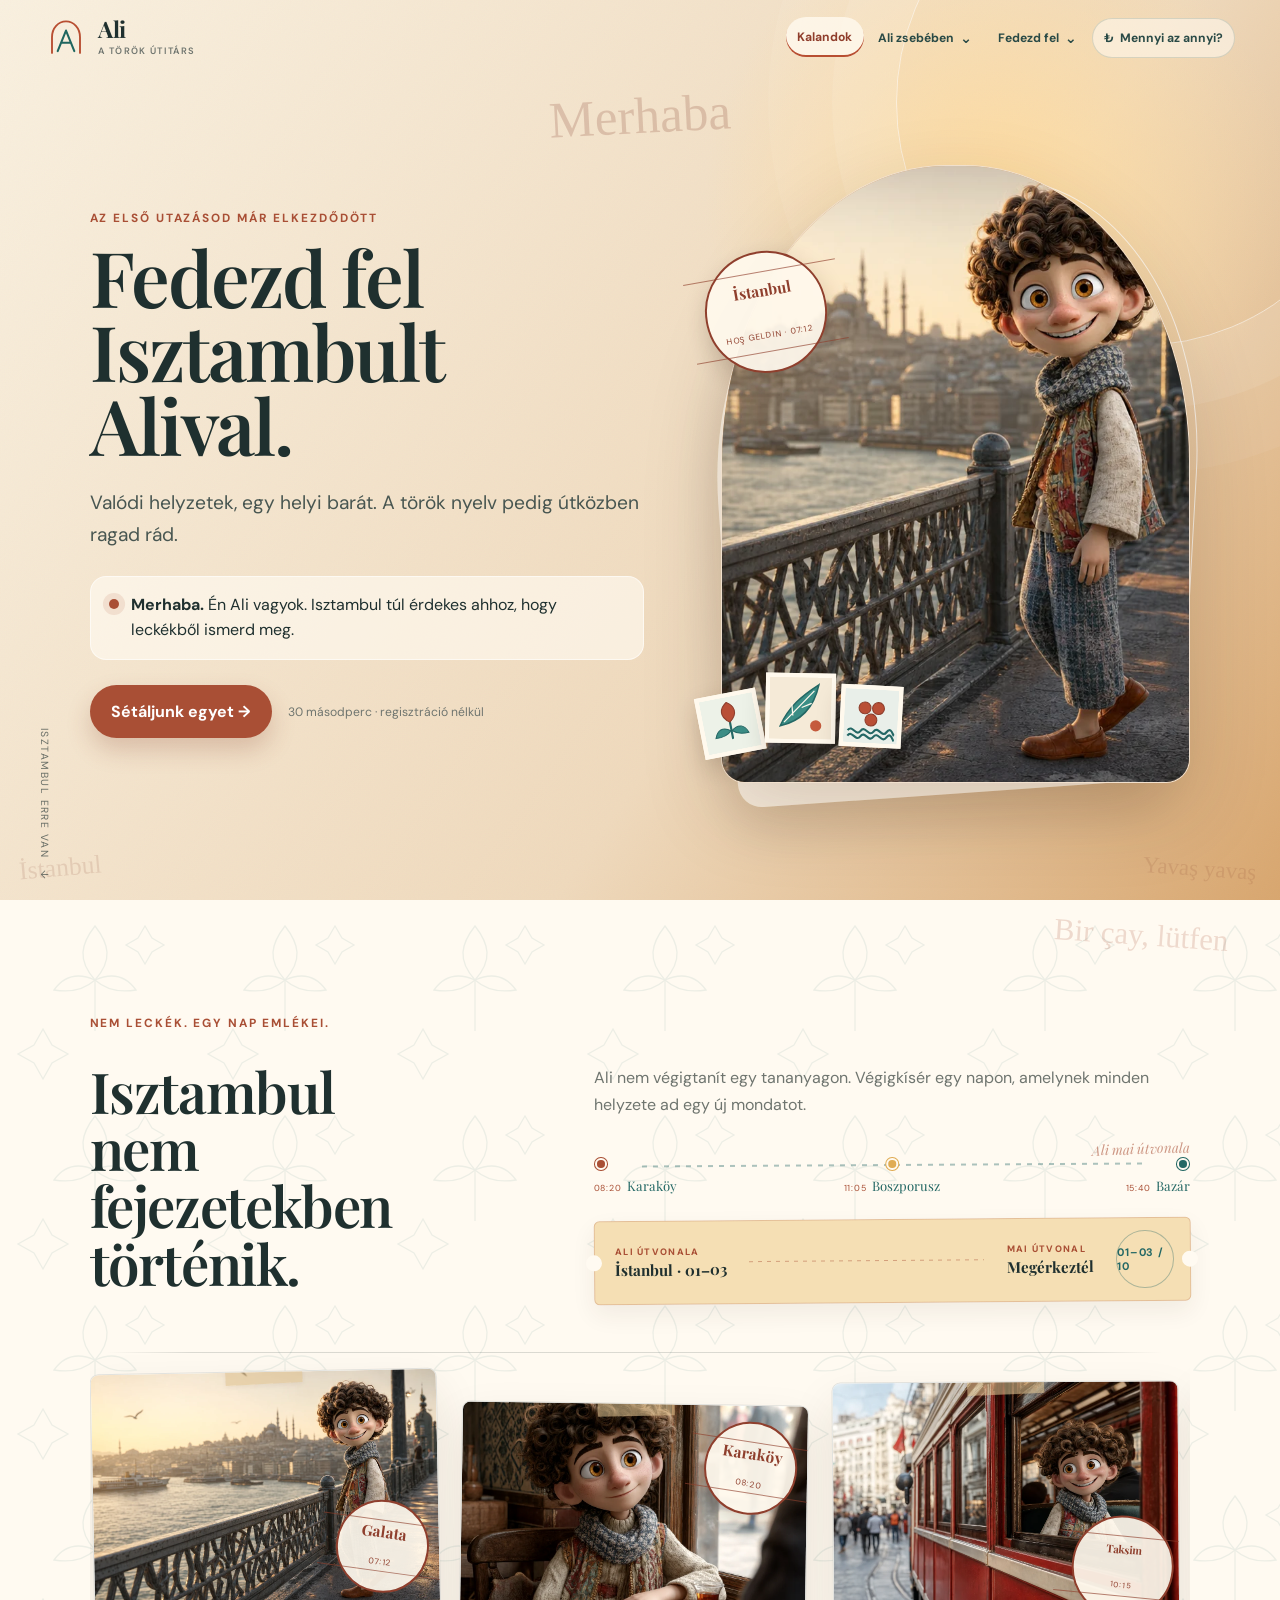
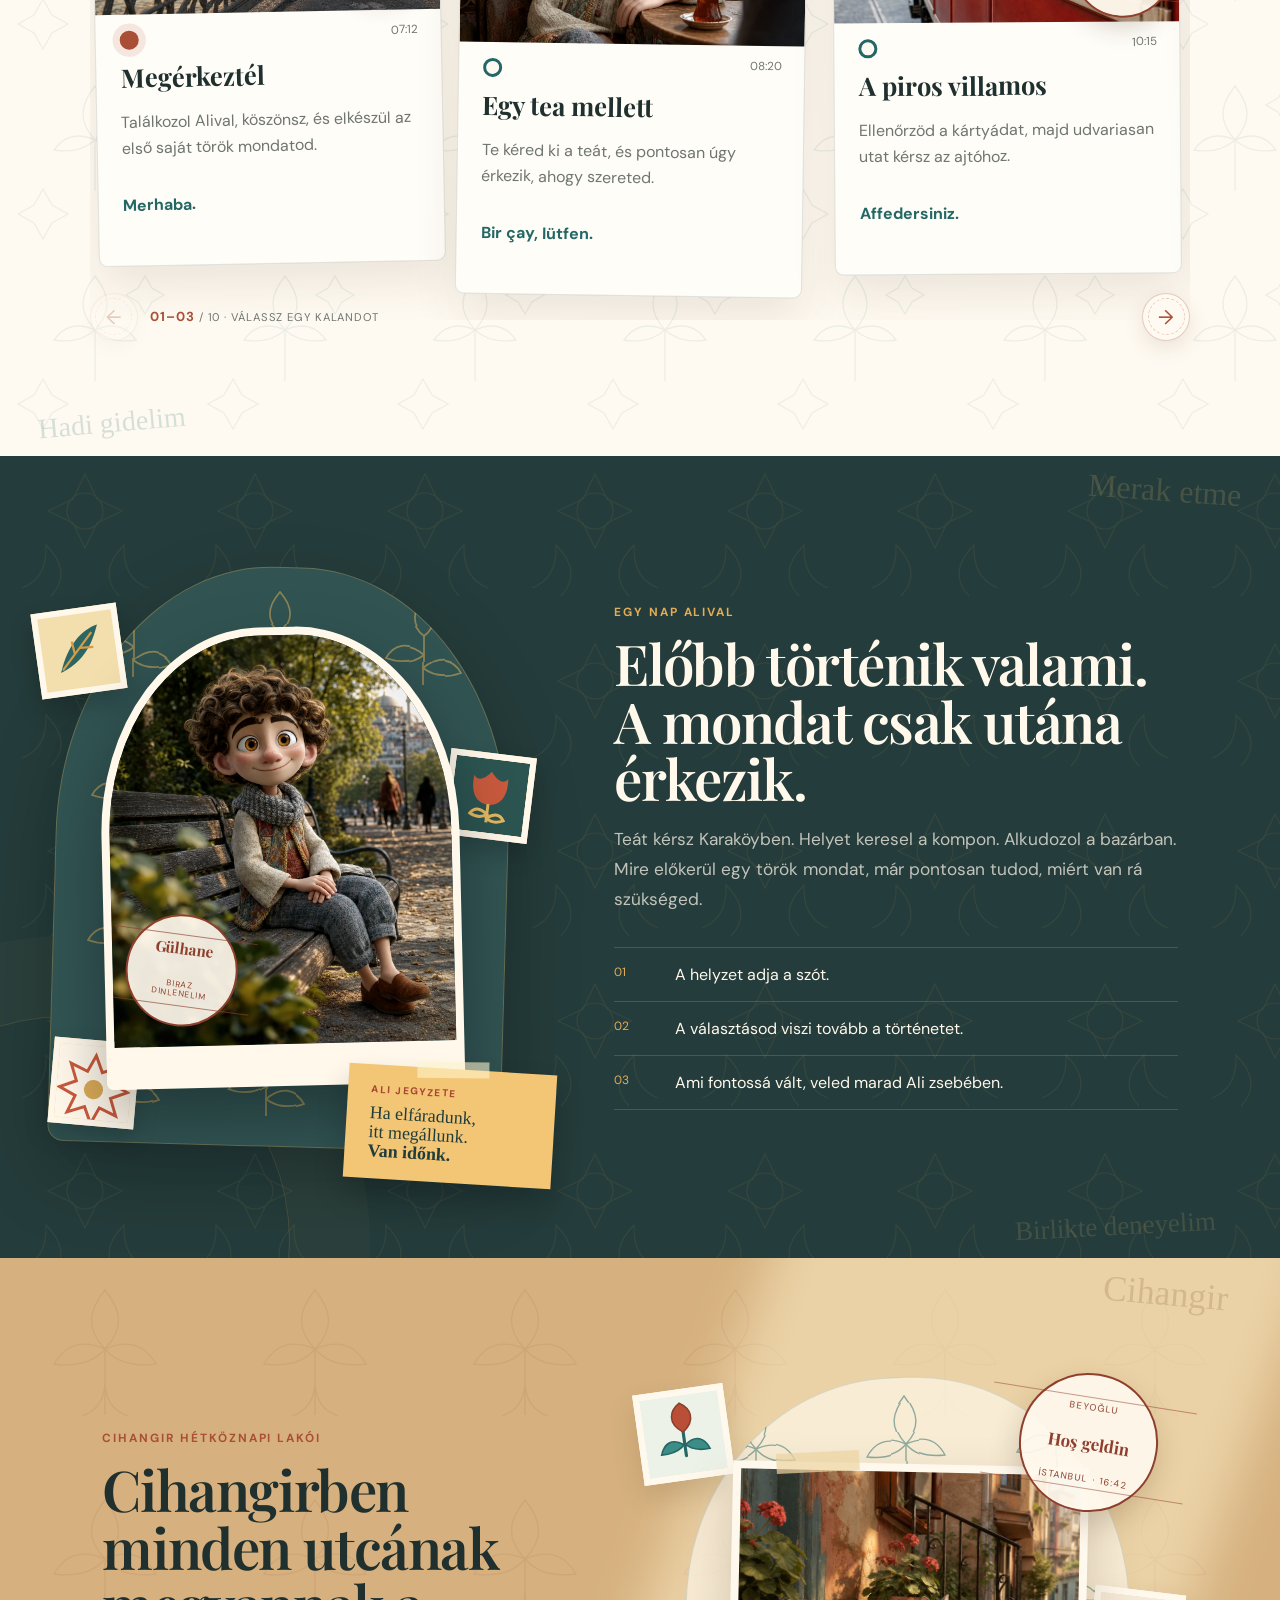
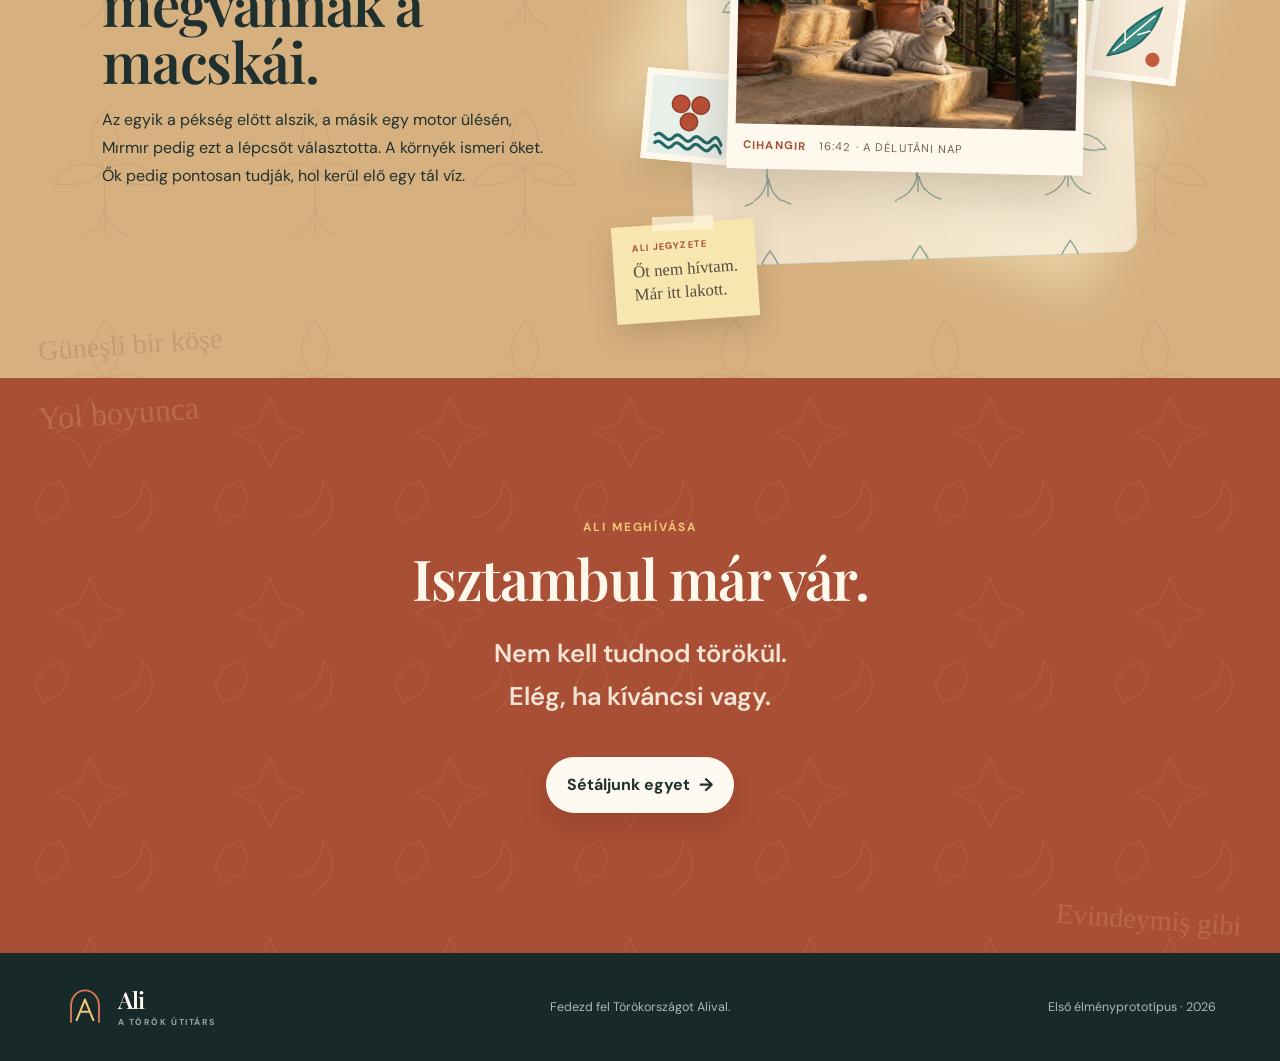
<file: index.html>
<!doctype html>
<html lang="hu">
<head>
  <meta charset="UTF-8" />
  <meta name="viewport" content="width=device-width, initial-scale=1.0" />
  <meta name="description" content="Ali, a török útitárs – fedezd fel Isztambult valódi történeteken és helyzeteken keresztül." />
  <meta name="theme-color" content="#f5ead7" />
  <title>Ali – A török útitárs</title>
  <link rel="preconnect" href="https://fonts.googleapis.com" />
  <link rel="preconnect" href="https://fonts.gstatic.com" crossorigin />
  <link href="https://fonts.googleapis.com/css2?family=DM+Sans:wght@400;500;600;700&family=Playfair+Display:ital,wght@0,600;1,600&display=swap" rel="stylesheet" />
  <link rel="stylesheet" href="styles.css?v=55" />
  <link rel="stylesheet" href="navigation.css?v=8" />
</head>
<body data-section="kalandok">
  <a class="skip-link" href="#main">Ugrás a tartalomhoz</a>
  <header class="site-header global-header header-overlay">
    <a class="brand" href="#top" aria-label="Ali – A török útitárs, kezdőlap">
      <span class="brand-mark" aria-hidden="true">
        <svg viewBox="0 0 48 48" focusable="false">
          <path class="mark-arch" d="M8 41V23C8 12.5 15.2 5 24 5s16 7.5 16 18v18" />
          <path class="mark-a" d="M14.5 39 24 15.5 33.5 39M18.5 29.5h11" />
        </svg>
      </span>
      <span><strong>Ali</strong><small>A török útitárs</small></span>
    </a>
    <button class="menu-toggle" type="button" aria-expanded="false" aria-controls="site-navigation"><span></span><span></span><span></span><b>Menü</b></button>
    <nav class="site-navigation" id="site-navigation" aria-label="Főmenü">
      <a class="nav-item" data-nav-section="kalandok" href="#journey">Kalandok</a>
      <div class="nav-group" data-nav-section="ali-zsebeben">
        <button class="nav-item nav-group-trigger" type="button" aria-expanded="false">Ali zsebében <span aria-hidden="true">⌄</span></button>
        <div class="nav-popover">
          <p><strong>Amit már együtt megtaláltunk</strong><small>A mondatok, amelyek útközben veled maradtak.</small></p>
          <a href="szavak.html#abc"><span lang="tr">Alfabe</span><small>A török ábécé 29 betűje</small></a>
          <a href="szavak.html#szotar"><span>A1 szókincs</span><small>17 Ali-lecke összes szava</small></a>
          <a href="zseb.html#sajat-szavaim"><span>Saját szavaim</span><small>Elmentett mondatok és tanulókártyák</small></a>
        </div>
      </div>
      <div class="nav-group" data-nav-section="fedezd-fel">
        <button class="nav-item nav-group-trigger" type="button" aria-expanded="false">Fedezd fel <span aria-hidden="true">⌄</span></button>
        <div class="nav-popover nav-popover-small">
          <p><strong>Törökország Ali szemével</strong><small>Ízek, helyek és történetek.</small></p>
          <a href="torok-konyha.html?v=20260719-5"><span>Török konyha</span><small>Ali már megterített</small></a>
          <a href="isztambul-helyei.html"><span>Isztambul helyei</span><small>A város, amely visszahív</small></a>
        </div>
      </div>
      <a class="nav-item nav-journal-link" href="arfolyam.html" aria-label="Mennyi az annyi? Líra–forint kalkulátor"><span aria-hidden="true">₺</span> Mennyi az annyi?</a>
    </nav>
  </header>

  <main id="main">
    <section class="hero" id="top" aria-labelledby="hero-title">
      <div class="sun-disc" aria-hidden="true"></div>
      <div class="turkish-whispers hero-whispers" aria-hidden="true">
        <span>Merhaba</span><span>İstanbul</span><span>Yavaş yavaş</span>
      </div>
      <div class="hero-copy reveal">
        <p class="eyebrow">Az első utazásod már elkezdődött</p>
        <h1 id="hero-title">Fedezd fel Isztambult Alival.</h1>
        <p class="lead">Valódi helyzetek, egy helyi barát. A török nyelv pedig útközben ragad rád.</p>

        <div class="ali-note" aria-label="Ali üzenete">
          <span class="note-dot" aria-hidden="true"></span>
          <p><strong>Merhaba.</strong> Én Ali vagyok. Isztambul túl érdekes ahhoz, hogy leckékből ismerd meg.</p>
        </div>

        <div class="hero-actions">
          <button class="primary-button" type="button" data-start>Sétáljunk egyet <span aria-hidden="true">→</span></button>
          <span class="microcopy">30 másodperc · regisztráció nélkül</span>
        </div>
      </div>

      <div class="hero-portrait reveal" aria-label="Ali Isztambul Nagy Bazárjában">
        <div class="arch-frame">
          <img src="assets/web/ALI-SCN-001-galata-sunrise.webp" alt="Ali napfelkeltekor a Galata hídon, a Boszporusz előtt" />
        </div>
        <div class="hero-motifs" aria-hidden="true">
          <span class="motif-tile motif-tulip"></span>
          <span class="motif-tile motif-saz"></span>
          <span class="motif-tile motif-chintamani"></span>
        </div>
        <span class="postal-stamp stamp-hero" aria-hidden="true"><strong>İstanbul</strong><small>Hoş geldin · 07:12</small></span>
      </div>
      <div class="scroll-cue" aria-hidden="true">Isztambul erre van <span>↓</span></div>
    </section>

    <section class="journey-section" id="journey" aria-labelledby="journey-title">
      <div class="turkish-whispers journey-whispers" aria-hidden="true">
        <span>Bir çay, lütfen</span><span>Hadi gidelim</span><span>Güzel bir gün</span>
      </div>
      <div class="section-intro">
        <p class="eyebrow">Nem leckék. Egy nap emlékei.</p>
        <h2 id="journey-title">Isztambul nem fejezetekben történik.</h2>
        <p>Ali nem végigtanít egy tananyagon. Végigkísér egy napon, amelynek minden helyzete ad egy új mondatot.</p>
        <div class="day-route" aria-hidden="true">
          <span><i></i><small>08:20</small>Karaköy</span>
          <span><i></i><small>11:05</small>Boszporusz</span>
          <span><i></i><small>15:40</small>Bazár</span>
        </div>
        <div class="journey-ticket" aria-hidden="true">
          <span><small>Ali útvonala</small><strong>İstanbul · 01</strong></span>
          <i></i>
          <span><small>Mai útvonal</small><strong>Karaköy → Üsküdar</strong></span>
          <b>01 / 10</b>
        </div>
      </div>
      <div class="journey-line" role="list" aria-label="Az első isztambuli utazás állomásai">
        <article class="journey-card active" role="listitem" data-card-index="0">
          <img class="journey-image" src="assets/web/ALI-SCN-001-galata-sunrise.webp" alt="Ali a Galata hídnál várja az érkező vendéget" loading="lazy" />
          <span class="postal-stamp stamp-journey" aria-hidden="true"><strong>Galata</strong><small>07:12</small></span>
          <span class="journey-time">07:12</span><h3>Megérkeztél</h3>
          <p>Találkozol Alival, köszönsz, és elkészül az első saját török mondatod.</p>
          <span class="phrase">Merhaba.</span>
          <button class="journey-card-hit" type="button" data-adventure="0" aria-label="Az 1. kaland megnyitása: Megérkeztél"></button>
        </article>
        <article class="journey-card" role="listitem" data-card-index="1">
          <img class="journey-image" src="assets/web/ALI-SCN-002-karakoy-teahouse.webp" alt="Ali egy karaköyi teázóban figyelmesen hallgat" loading="lazy" />
          <span class="postal-stamp stamp-journey" aria-hidden="true"><strong>Karaköy</strong><small>08:20</small></span>
          <span class="journey-time">08:20</span><h3>Egy tea mellett</h3>
          <p>Te kéred ki a teát, és pontosan úgy érkezik, ahogy szereted.</p>
          <span class="phrase">Bir çay, lütfen.</span>
          <button class="journey-card-hit" type="button" data-adventure="1" aria-label="A 2. kaland megnyitása: Egy tea mellett"></button>
        </article>
        <article class="journey-card" role="listitem" data-card-index="2">
          <img class="journey-image" src="assets/web/ALI-SCN-006-nostalgic-tram.webp" alt="Ali a nosztalgikus isztambuli villamosnál" loading="lazy" />
          <span class="postal-stamp stamp-journey" aria-hidden="true"><strong>Taksim</strong><small>10:15</small></span>
          <span class="journey-time">10:15</span><h3>A piros villamos</h3>
          <p>Ellenőrzöd a kártyádat, majd udvariasan utat kérsz az ajtóhoz.</p>
          <span class="phrase">Affedersiniz.</span>
          <button class="journey-card-hit" type="button" data-adventure="2" aria-label="A 3. kaland megnyitása: A piros villamos"></button>
        </article>
        <article class="journey-card" role="listitem" data-card-index="3">
          <img class="journey-image" src="assets/web/ALI-SCN-003-bosphorus-ferry.webp" alt="Ali kíváncsian figyeli a Boszporuszt egy kompon" loading="lazy" />
          <span class="postal-stamp stamp-journey" aria-hidden="true"><strong>Boğaziçi</strong><small>16:40</small></span>
          <span class="journey-time">16:40</span><h3>Átkelés Üsküdarba</h3>
          <p>Megkérdezed, jó hajóra szálltok-e, aztán kiválasztod a saját helyeteket.</p>
          <span class="phrase">Bu vapur Üsküdar'a gidiyor mu?</span>
          <button class="journey-card-hit" type="button" data-adventure="3" aria-label="A 4. kaland megnyitása: Átkelés Üsküdarba"></button>
        </article>
        <article class="journey-card" role="listitem" data-card-index="4">
          <img class="journey-image" src="assets/web/ALI-SCN-007-uskudar-sunset.webp" alt="Ali az üsküdari naplementében" loading="lazy" />
          <span class="postal-stamp stamp-journey" aria-hidden="true"><strong>Üsküdar</strong><small>19:18</small></span>
          <span class="journey-time">19:18</span><h3>Fények a túlparton</h3>
          <p>Helyet választasz, megosztod a pillanatot, majd eldöntöd, készüljön-e fénykép.</p>
          <span class="phrase">Manzara çok güzel.</span>
          <button class="journey-card-hit" type="button" data-adventure="4" aria-label="Az 5. kaland megnyitása: Fények a túlparton"></button>
        </article>
        <article class="journey-card" role="listitem" data-card-index="5">
          <img class="journey-image" src="assets/web/ALI-SCN-008-simit-bakery.webp" alt="Ali friss simitet választ egy pékségben" loading="lazy" />
          <span class="postal-stamp stamp-journey" aria-hidden="true"><strong>Simitçi</strong><small>08:35</small></span>
          <span class="journey-time">08:35</span><h3>A reggel íze</h3>
          <p>Másnap te rendeled meg a simitet és döntöd el, kérsz-e mellé teát.</p>
          <span class="phrase">Bir simit, lütfen.</span>
          <button class="journey-card-hit" type="button" data-adventure="5" aria-label="A 6. kaland megnyitása: A reggel íze"></button>
        </article>
        <article class="journey-card" role="listitem" data-card-index="6">
          <img class="journey-image" src="assets/web/ALI-SCN-009-blue-mosque-courtyard.webp" alt="Ali a Kék mecset csendes udvarában" loading="lazy" />
          <span class="postal-stamp stamp-journey" aria-hidden="true"><strong>Sultanahmet</strong><small>10:10</small></span>
          <span class="journey-time">10:10</span><h3>A csendes udvar</h3>
          <p>Útbaigazítást kérsz, Ali pedig csendesen megmutatja a hely szokásait.</p>
          <span class="phrase">Giriş nerede?</span>
          <button class="journey-card-hit" type="button" data-adventure="6" aria-label="A 7. kaland megnyitása: A csendes udvar"></button>
        </article>
        <article class="journey-card" role="listitem" data-card-index="7">
          <img class="journey-image" src="assets/web/ALI-SCN-004-grand-bazaar.webp" alt="Ali a Nagy Bazár színes textiljei között" loading="lazy" />
          <span class="postal-stamp stamp-journey" aria-hidden="true"><strong>Kapalıçarşı</strong><small>12:30</small></span>
          <span class="journey-time">12:30</span><h3>Te döntesz a bazárban</h3>
          <p>Kiválasztasz valamit, árat kérdezel, majd alkuszol vagy továbblépsz.</p>
          <span class="phrase">Bu ne kadar?</span>
          <button class="journey-card-hit" type="button" data-adventure="7" aria-label="A 8. kaland megnyitása: Te döntesz a bazárban"></button>
        </article>
        <article class="journey-card" role="listitem" data-card-index="8">
          <img class="journey-image" src="assets/web/ALI-SCN-005-gulhane-park.webp" alt="Ali a Gülhane Park egyik padján vár" loading="lazy" />
          <span class="postal-stamp stamp-journey" aria-hidden="true"><strong>Gülhane</strong><small>15:30</small></span>
          <span class="journey-time">15:30</span><h3>Egy kis pihenő</h3>
          <p>Te választod meg a tempót, Ali pedig valóban hozzád igazodik.</p>
          <span class="phrase">Biraz dinlenelim.</span>
          <button class="journey-card-hit" type="button" data-adventure="8" aria-label="A 9. kaland megnyitása: Egy kis pihenő"></button>
        </article>
        <article class="journey-card" role="listitem" data-card-index="9">
          <img class="journey-image" src="assets/web/ALI-SCN-010-waterfront-promenade.webp" alt="Ali az isztambuli vízparton sétál" loading="lazy" />
          <span class="postal-stamp stamp-journey" aria-hidden="true"><strong>Sahil</strong><small>17:10</small></span>
          <span class="journey-time">17:10</span><h3>Most te hívsz</h3>
          <p>A végén már nem Ali mutatja az utat: te javasolsz közös programot.</p>
          <span class="phrase">Çay içelim.</span>
          <button class="journey-card-hit" type="button" data-adventure="9" aria-label="A 10. kaland megnyitása: Most te hívsz"></button>
        </article>
      </div>
      <div class="journey-nav">
        <button class="journey-prev" type="button" aria-label="Előző kaland"><span aria-hidden="true">←</span></button>
        <p class="journey-swipe" aria-live="polite"><strong>01</strong> / 10 · Válassz egy kalandot</p>
        <button class="journey-next" type="button" aria-label="Következő emléklap">
          <span aria-hidden="true">→</span>
        </button>
      </div>
    </section>

    <section class="companion-section" aria-labelledby="companion-title">
      <div class="turkish-whispers companion-whispers" aria-hidden="true">
        <span>Merak etme</span><span>Birlikte deneyelim</span>
      </div>
      <div class="companion-visual">
        <div class="companion-motifs" aria-hidden="true">
          <span class="park-motif park-leaf"></span>
          <span class="park-motif park-tulip"></span>
          <span class="park-motif park-star"></span>
        </div>
        <div class="companion-portrait">
          <img src="assets/web/ALI-SCN-005-gulhane-park.webp" alt="Ali nyugodt figyelemmel ül a Gülhane Park egyik padján" loading="lazy" />
          <span class="postal-stamp stamp-companion" aria-hidden="true"><strong>Gülhane</strong><small>Biraz dinlenelim</small></span>
        </div>
        <p class="companion-note"><span>Ali jegyzete</span>Ha elfáradunk,<br>itt megállunk.<br><strong>Van időnk.</strong></p>
      </div>
      <div class="companion-copy">
        <p class="eyebrow">Egy nap Alival</p>
        <h2 id="companion-title">Előbb történik valami. A mondat csak utána érkezik.</h2>
        <p>Teát kérsz Karaköyben. Helyet keresel a kompon. Alkudozol a bazárban. Mire előkerül egy török mondat, már pontosan tudod, miért van rá szükséged.</p>
        <ul class="promise-list">
          <li><span>01</span> A helyzet adja a szót.</li>
          <li><span>02</span> A választásod viszi tovább a történetet.</li>
          <li><span>03</span> Ami fontossá vált, veled marad Ali zsebében.</li>
        </ul>
      </div>
    </section>

    <section class="mirmir-section" aria-label="Mırmır Cihangirban">
      <div class="window-light" aria-hidden="true"></div>
      <div class="turkish-whispers mirmir-whispers" aria-hidden="true">
        <span>Güneşli bir köşe</span><span>Cihangir</span>
      </div>
      <div class="mirmir-copy">
        <p class="eyebrow">Cihangir hétköznapi lakói</p>
        <h2>Cihangirben minden utcának megvannak a macskái.</h2>
        <p>Az egyik a pékség előtt alszik, a másik egy motor ülésén, Mırmır pedig ezt a lépcsőt választotta. A környék ismeri őket. Ők pedig pontosan tudják, hol kerül elő egy tál víz.</p>
      </div>
      <div class="mirmir-visual">
        <div class="mirmir-motifs" aria-hidden="true">
          <span class="motif-tile motif-tulip"></span>
          <span class="motif-tile motif-saz"></span>
          <span class="motif-tile motif-chintamani"></span>
        </div>
        <div class="mirmir-postmark" aria-hidden="true"><span>Beyoğlu</span><strong>Hoş geldin</strong><small>İstanbul · 16:42</small></div>
        <figure class="mirmir-image">
          <img src="assets/web/mirmir-cihangir-afternoon.png" alt="Mırmır a délutáni napfényben pihen egy cihangiri kőlépcsőn, muskátlik között." width="1344" height="1024">
          <figcaption><span>Cihangir</span> 16:42 · a délutáni nap</figcaption>
        </figure>
        <p class="mirmir-note"><span>Ali jegyzete</span>Őt nem hívtam.<br>Már itt lakott.</p>
      </div>
    </section>

    <section class="manifesto-section" aria-labelledby="manifesto-title">
      <div class="turkish-whispers manifesto-whispers" aria-hidden="true">
        <span>Yol boyunca</span><span>Evindeymiş gibi</span>
      </div>
      <p class="eyebrow">Ali meghívása</p>
      <h2 id="manifesto-title">Isztambul már vár.</h2>
      <div class="manifesto-invitation">
        <p>Nem kell tudnod törökül.</p>
        <p>Elég, ha kíváncsi vagy.</p>
      </div>
      <button class="primary-button light" type="button" data-start>
        Sétáljunk egyet <span aria-hidden="true">→</span>
      </button>
    </section>
  </main>

  <footer>
    <a class="brand footer-brand" href="#top"><span class="brand-mark" aria-hidden="true"><svg viewBox="0 0 48 48" focusable="false"><path class="mark-arch" d="M8 41V23C8 12.5 15.2 5 24 5s16 7.5 16 18v18" /><path class="mark-a" d="M14.5 39 24 15.5 33.5 39M18.5 29.5h11" /></svg></span><span><strong>Ali</strong><small>A török útitárs</small></span></a>
    <p>Fedezd fel Törökországot Alival.</p>
    <p class="prototype-note">Első élményprototípus · 2026</p>
  </footer>

  <div class="experience audio-deferred" role="dialog" aria-modal="true" aria-labelledby="experience-title" hidden>
    <div class="experience-backdrop"></div>
    <div class="experience-panel adventure-panel">
      <header class="adventure-header">
        <button class="adventure-back" type="button" aria-label="Előző pillanat" disabled>←</button>
        <div class="adventure-progress">
          <span class="adventure-label">Kaland 01 · Megérkeztél</span>
          <div class="progress" aria-label="Kaland előrehaladása"></div>
        </div>
        <button class="close-button" type="button" aria-label="A kaland bezárása">×</button>
      </header>
      <div class="adventure-layout">
        <figure class="adventure-scene" aria-hidden="true">
          <img src="assets/web/ALI-SCN-001-galata-sunrise.webp" alt="" />
          <div class="scene-wash"></div>
          <span class="adventure-postmark"><strong>Galata</strong><small>07:12 · Hoş geldin</small></span>
          <figcaption><span id="scene-time">07:12</span><strong id="scene-caption">A város még csak ébredezik.</strong></figcaption>
        </figure>
        <section class="adventure-content" aria-live="polite">
          <p class="eyebrow" id="scene-eyebrow">Galata híd · Első pillanat</p>
          <h2 id="experience-title" tabindex="-1">Odaállhatok melléd?</h2>
          <p class="step-lead" id="scene-lead"></p>
          <div class="ali-presence">
            <span class="ali-avatar" aria-hidden="true"></span>
            <p id="ali-line"></p>
          </div>
          <div class="adventure-stage" id="adventure-stage"></div>
          <p class="adventure-whisper" id="adventure-whisper"></p>
        </section>
      </div>
  </div>

  <div class="travel-journal" role="dialog" aria-modal="true" aria-labelledby="journal-title" hidden>
    <div class="journal-backdrop"></div>
    <section class="journal-panel">
      <header class="journal-header">
        <div><span>Ali útinaplója</span><h2 id="journal-title" tabindex="-1">Ami velünk történt.</h2></div>
        <button class="journal-close" type="button" aria-label="Az útinapló bezárása">×</button>
      </header>
      <p class="journal-intro">Nem teljesített leckék. Helyek, mondatok és pillanatok, amelyek már ismerősek.</p>
      <section class="memory-shelf" aria-labelledby="memory-shelf-title">
        <div class="memory-shelf-heading"><div><span>Ali emlékezete</span><h3 id="memory-shelf-title">Amire Ali emlékszik.</h3></div><button class="forget-all" type="button" hidden>Minden emlék törlése</button></div>
        <p>Csak olyan apróságok, amelyekkel figyelmesebb útitárs lehet. Bármelyiket elfelejtheti, ha kéred.</p>
        <div class="memory-list"></div>
      </section>
      <section class="familiarity-shelf" aria-labelledby="familiarity-title">
        <span>Útközben visszatér</span>
        <h3 id="familiarity-title">Ismerősen hangzik.</h3>
        <div class="familiarity-list"></div>
      </section>
      <div class="journal-entries" aria-live="polite"></div>
    </section>
  </div>

  <div class="toast" role="status" aria-live="polite"></div>
    <script src="adventure-content.js?v=3"></script>
<script src="navigation.js?v=7"></script>
    <script src="script.js?v=92"></script>
</body>
</html>
</file>
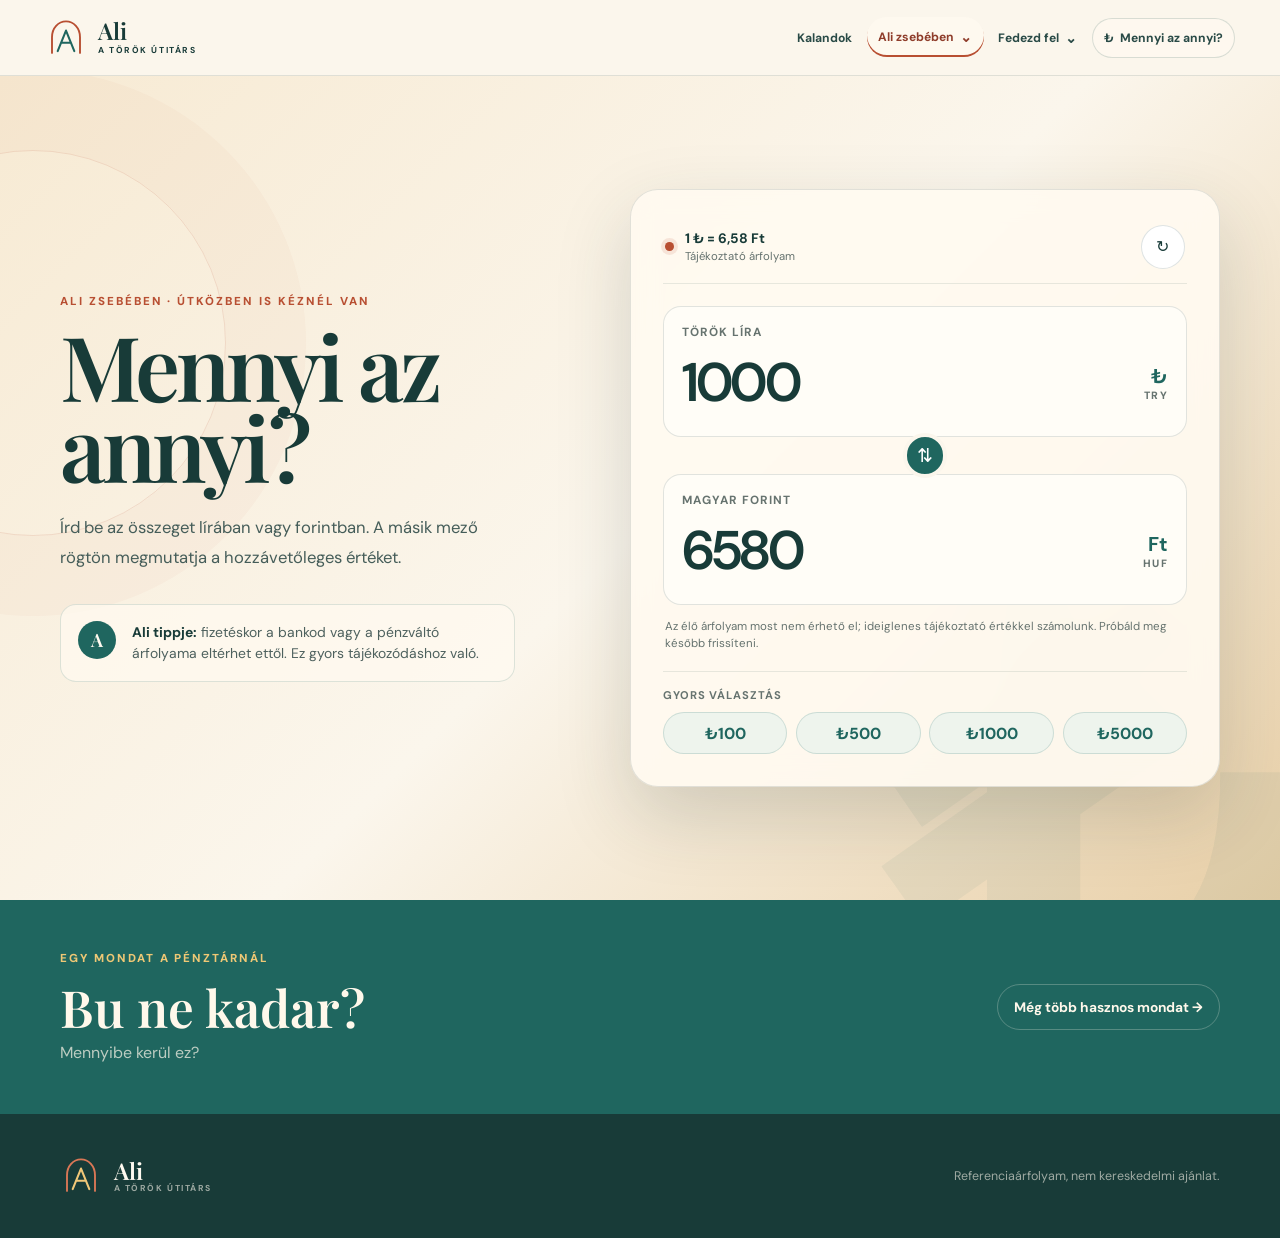
<file: arfolyam.html>
<!doctype html>
<html lang="hu">
<head>
  <meta charset="utf-8" />
  <meta name="viewport" content="width=device-width, initial-scale=1" />
  <meta name="description" content="Török líra–magyar forint árfolyam-kalkulátor utazáshoz, naponta frissülő referenciaárfolyammal." />
  <meta name="theme-color" content="#f6ead6" />
  <title>Líra–forint kalkulátor – Ali, a török útitárs</title>
  <link rel="preconnect" href="https://fonts.googleapis.com" />
  <link rel="preconnect" href="https://fonts.gstatic.com" crossorigin />
  <link href="https://fonts.googleapis.com/css2?family=DM+Sans:wght@400;500;600;700&family=Playfair+Display:ital,wght@0,600;1,600&display=swap" rel="stylesheet" />
  <link rel="stylesheet" href="navigation.css?v=8" />
  <link rel="stylesheet" href="arfolyam.css?v=2" />
</head>
<body data-section="ali-zsebeben">
  <a class="skip-link" href="#kalkulator">Ugrás a kalkulátorhoz</a>

  <header class="site-header global-header header-solid">
    <a class="brand" href="index.html" aria-label="Vissza Ali kezdőoldalára">
      <span class="brand-mark" aria-hidden="true">
        <svg viewBox="0 0 48 48" focusable="false"><path class="mark-arch" d="M8 41V23C8 12.5 15.2 5 24 5s16 7.5 16 18v18" /><path class="mark-a" d="M14.5 39 24 15.5 33.5 39M18.5 29.5h11" /></svg>
      </span>
      <span><strong>Ali</strong><small>A török útitárs</small></span>
    </a>
    <button class="menu-toggle" type="button" aria-expanded="false" aria-controls="site-navigation"><span></span><span></span><span></span><b>Menü</b></button>
    <nav class="site-navigation" id="site-navigation" aria-label="Főmenü">
      <a class="nav-item" data-nav-section="kalandok" href="index.html#journey">Kalandok</a>
      <div class="nav-group" data-nav-section="ali-zsebeben">
        <button class="nav-item nav-group-trigger" type="button" aria-expanded="false">Ali zsebében <span aria-hidden="true">⌄</span></button>
        <div class="nav-popover">
          <p><strong>Amit jó magaddal vinni</strong><small>Mondatok és gyors segítség útközben.</small></p>
          <a href="szavak.html#abc"><span lang="tr">Alfabe</span><small>A török ábécé 29 betűje</small></a>
          <a href="szavak.html#szotar"><span>A1 szókincs</span><small>17 Ali-lecke összes szava</small></a>
          <a href="zseb.html#sajat-szavaim"><span>Saját szavaim</span><small>Elmentett mondatok és tanulókártyák</small></a>
        </div>
      </div>
      <div class="nav-group" data-nav-section="fedezd-fel">
        <button class="nav-item nav-group-trigger" type="button" aria-expanded="false">Fedezd fel <span aria-hidden="true">⌄</span></button>
        <div class="nav-popover nav-popover-small">
          <p><strong>Törökország Ali szemével</strong><small>Ízek, helyek és történetek.</small></p>
          <a href="torok-konyha.html?v=20260719-5"><span>Török konyha</span><small>Ali már megterített</small></a>
          <a href="isztambul-helyei.html"><span>Isztambul helyei</span><small>A város, amely visszahív</small></a>
        </div>
      </div>
      <a class="nav-item nav-journal-link current" href="arfolyam.html" aria-current="page"><span aria-hidden="true">₺</span> Mennyi az annyi?</a>
    </nav>
  </header>

  <main id="kalkulator">
    <section class="converter-hero" aria-labelledby="converter-title">
      <div class="hero-copy">
        <p class="eyebrow">Ali zsebében · útközben is kéznél van</p>
        <h1 id="converter-title">Mennyi az annyi?</h1>
        <p class="intro">Írd be az összeget lírában vagy forintban. A másik mező rögtön megmutatja a hozzávetőleges értéket.</p>
        <div class="ali-tip">
          <span aria-hidden="true">A</span>
          <p><strong>Ali tippje:</strong> fizetéskor a bankod vagy a pénzváltó árfolyama eltérhet ettől. Ez gyors tájékozódáshoz való.</p>
        </div>
      </div>

      <div class="converter-card" aria-label="Török líra és magyar forint átváltó">
        <div class="rate-bar">
          <span class="status-dot" aria-hidden="true"></span>
          <p><span data-rate-label>Árfolyam betöltése…</span><small data-rate-date aria-live="polite">Egy pillanat</small></p>
          <button type="button" data-refresh aria-label="Árfolyam frissítése" title="Árfolyam frissítése">↻</button>
        </div>

        <div class="currency-field" data-field="TRY">
          <label for="try-amount">Török líra</label>
          <div class="amount-row">
            <input id="try-amount" data-amount="TRY" type="text" inputmode="decimal" autocomplete="off" value="1000" aria-describedby="try-code" />
            <span id="try-code"><b>₺</b><small>TRY</small></span>
          </div>
        </div>

        <button class="swap-button" type="button" data-swap aria-label="Ugrás a másik pénznem mezőjéhez">⇅</button>

        <div class="currency-field" data-field="HUF">
          <label for="huf-amount">Magyar forint</label>
          <div class="amount-row">
            <input id="huf-amount" data-amount="HUF" type="text" inputmode="decimal" autocomplete="off" aria-describedby="huf-code" />
            <span id="huf-code"><b>Ft</b><small>HUF</small></span>
          </div>
        </div>

        <p class="rate-note" data-rate-note role="status" aria-live="polite">A referenciaárfolyam naponta frissül.</p>

        <div class="quick-values" aria-label="Gyakori líraösszegek">
          <span>Gyors választás</span>
          <div>
            <button type="button" data-quick="100">₺100</button>
            <button type="button" data-quick="500">₺500</button>
            <button type="button" data-quick="1000">₺1000</button>
            <button type="button" data-quick="5000">₺5000</button>
          </div>
        </div>
      </div>
    </section>

    <section class="phrase-strip" aria-labelledby="phrase-title">
      <div>
        <p class="eyebrow">Egy mondat a pénztárnál</p>
        <h2 id="phrase-title" lang="tr">Bu ne kadar?</h2>
        <p>Mennyibe kerül ez?</p>
      </div>
      <a href="szavak.html#szotar">Még több hasznos mondat <span aria-hidden="true">→</span></a>
    </section>
  </main>

  <footer class="converter-footer">
    <a class="brand footer-brand" href="index.html" aria-label="Ali – A török útitárs kezdőoldala"><span class="brand-mark" aria-hidden="true"><svg viewBox="0 0 48 48" focusable="false"><path class="mark-arch" d="M8 41V23C8 12.5 15.2 5 24 5s16 7.5 16 18v18" /><path class="mark-a" d="M14.5 39 24 15.5 33.5 39M18.5 29.5h11" /></svg></span><span><strong>Ali</strong><small>A török útitárs</small></span></a>
    <p>Referenciaárfolyam, nem kereskedelmi ajánlat.</p>
  </footer>

<script src="navigation.js?v=7"></script>
  <script src="arfolyam.js?v=1"></script>
</body>
</html>
</file>
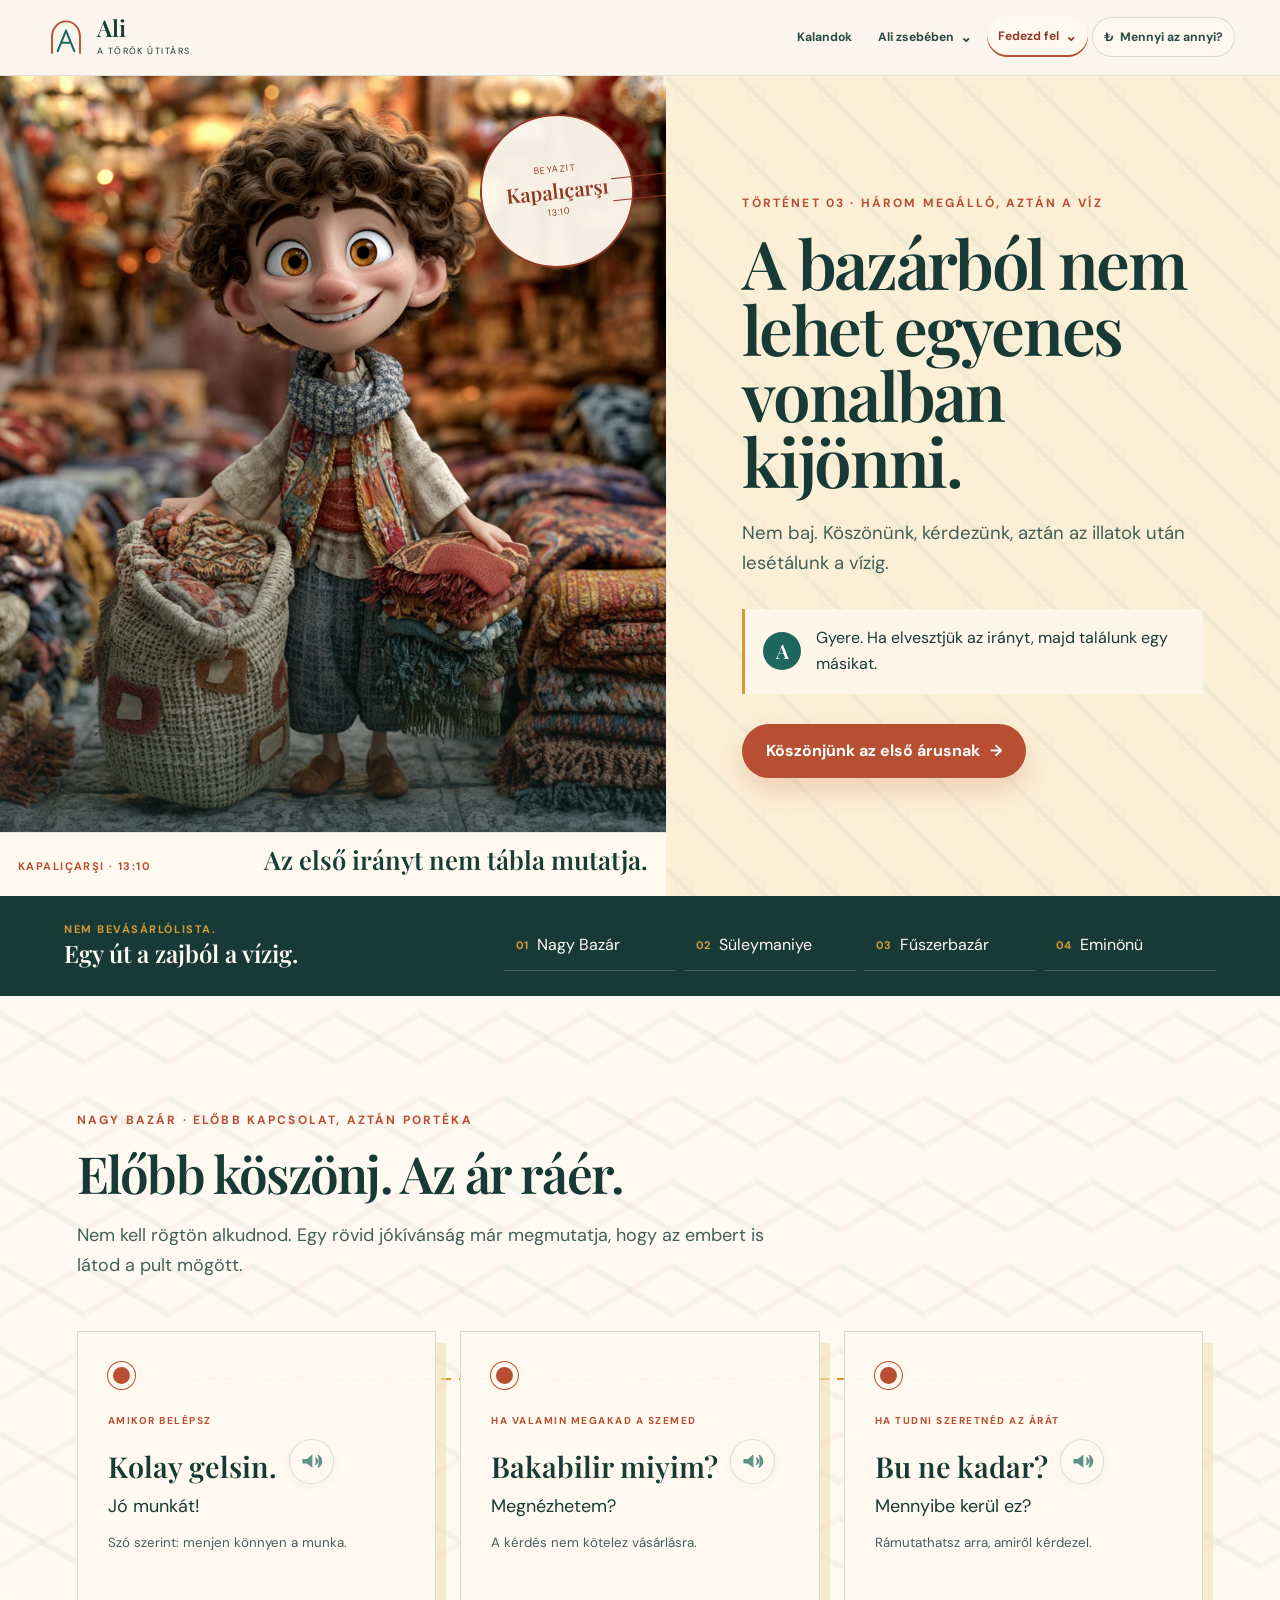
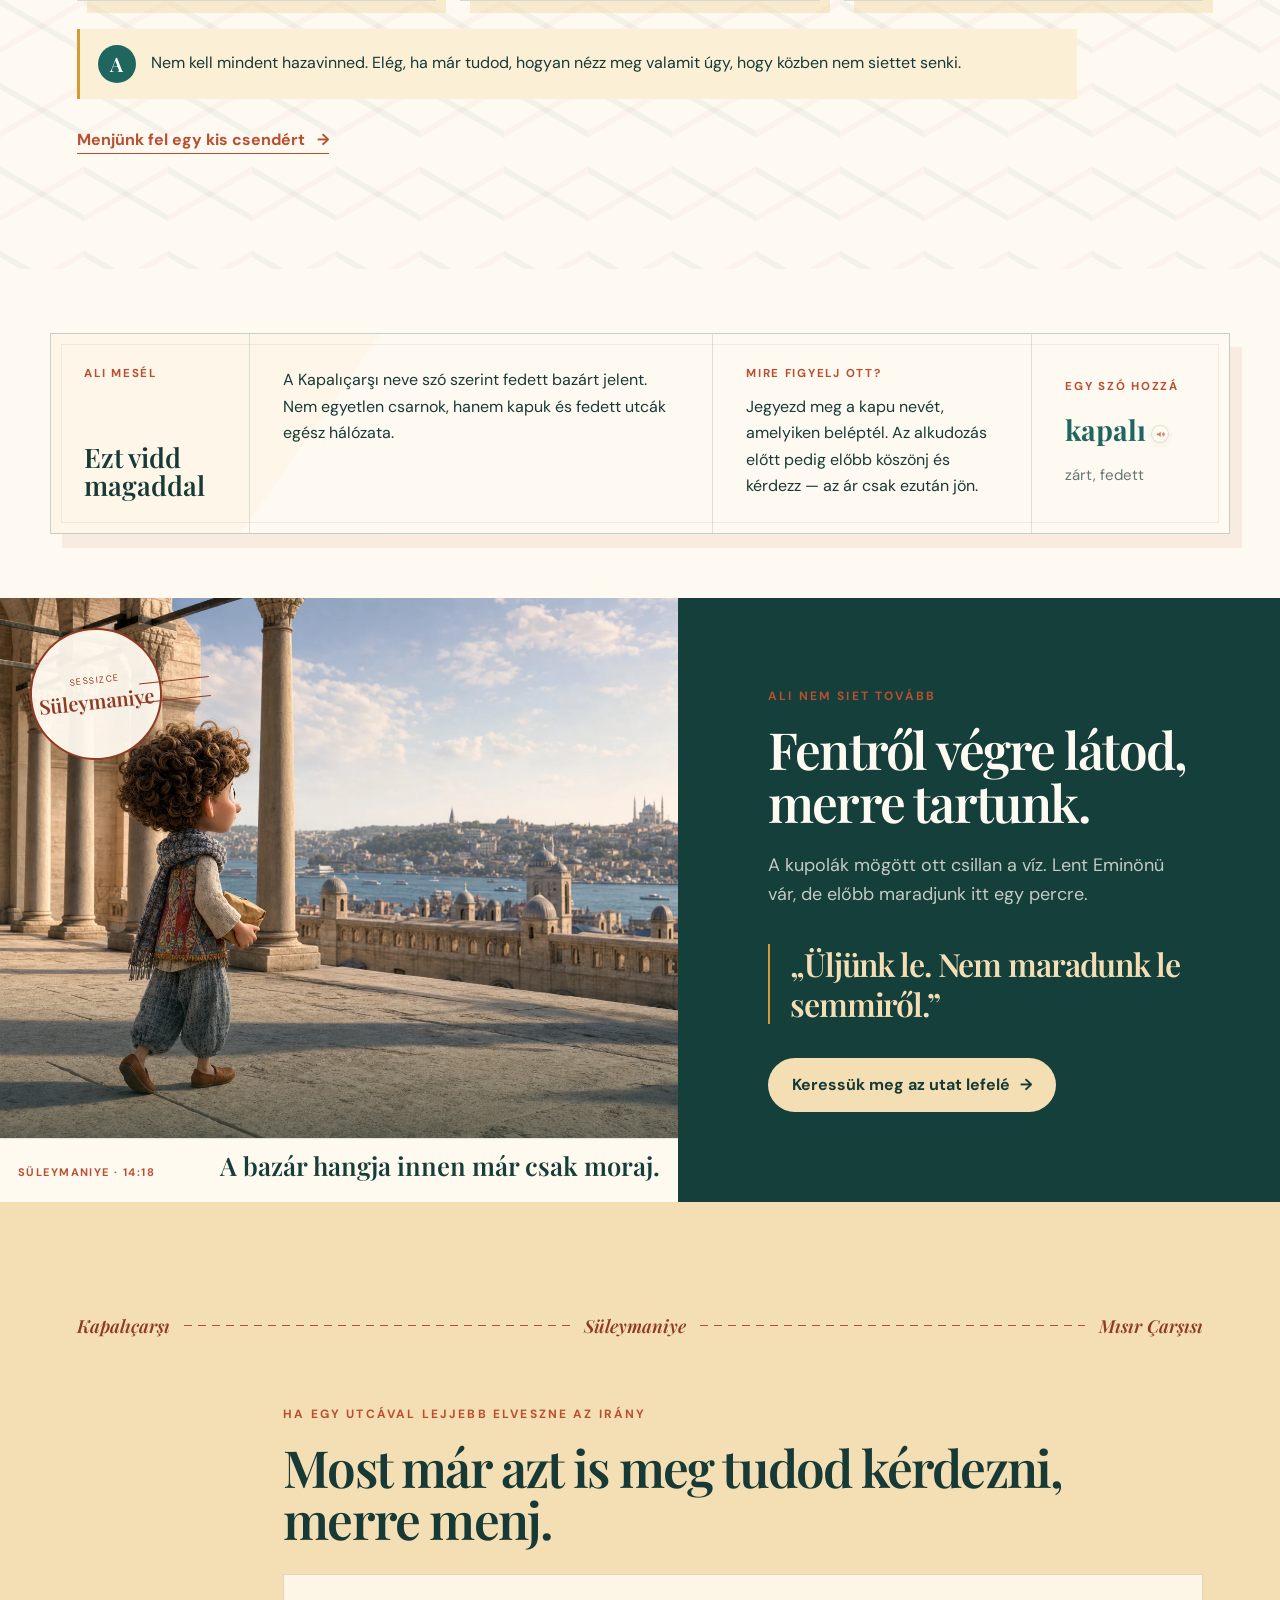
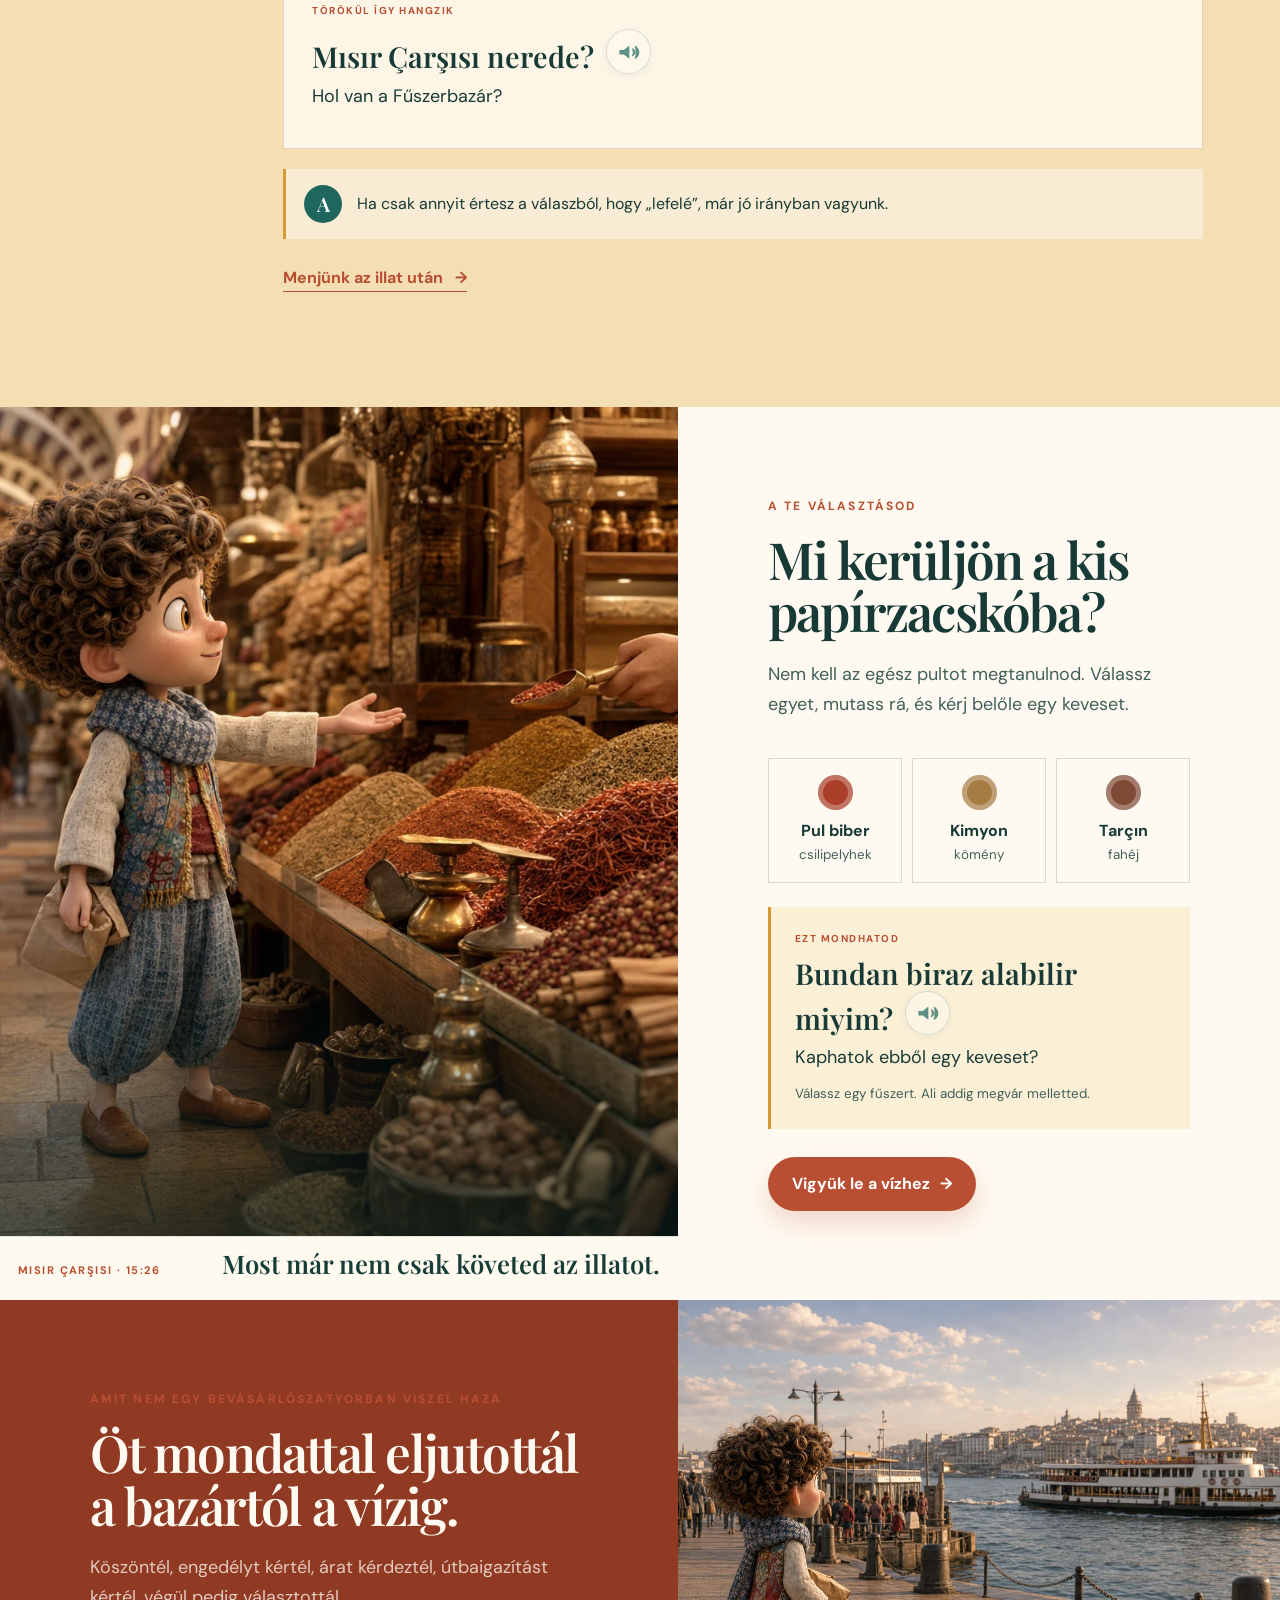
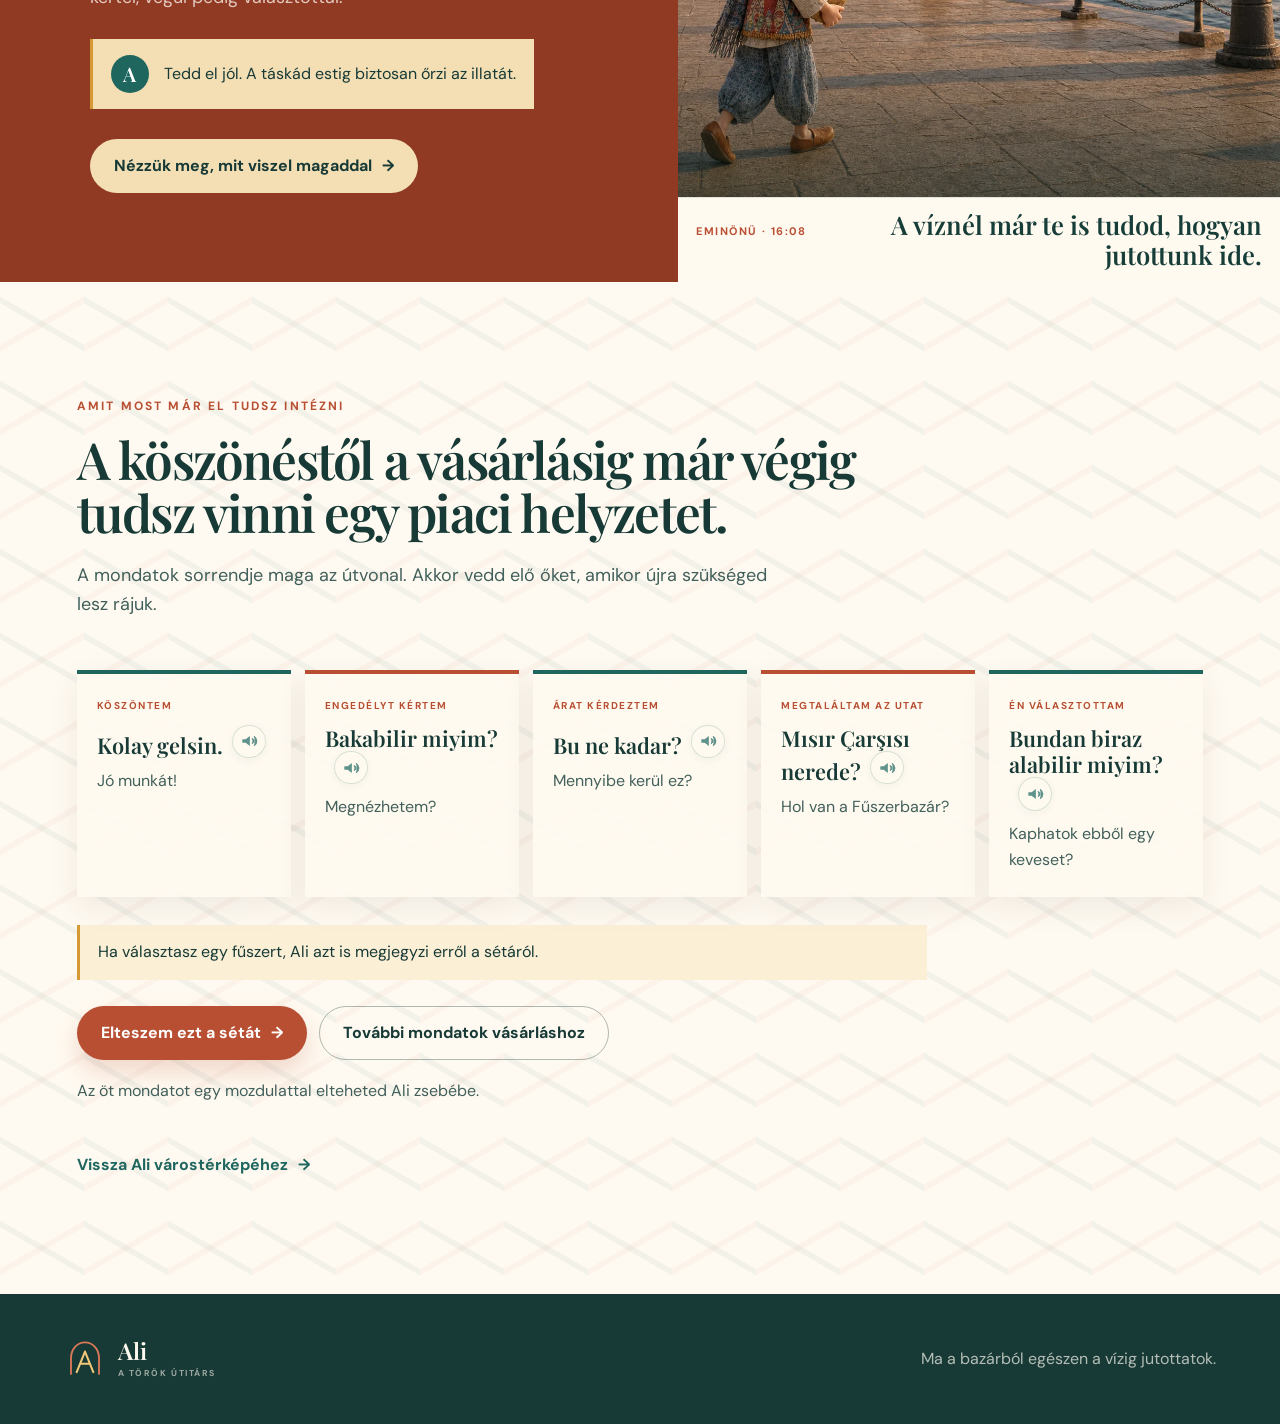
<file: bazartol-kikotoig.html>
<!doctype html>
<html lang="hu">
<head>
  <meta charset="utf-8" />
  <meta name="viewport" content="width=device-width, initial-scale=1" />
  <meta name="description" content="Sétálj Alival a Nagy Bazártól Süleymaniyén és a Fűszerbazáron át az eminönüi kikötőig, öt valóban használható török mondattal." />
  <meta name="theme-color" content="#f4dfb5" />
  <title>A bazártól a kikötőig · Ali, a török útitárs</title>
  <link rel="preconnect" href="https://fonts.googleapis.com" />
  <link rel="preconnect" href="https://fonts.gstatic.com" crossorigin />
  <link href="https://fonts.googleapis.com/css2?family=DM+Sans:wght@400;500;600;700&family=Playfair+Display:ital,wght@0,600;1,600&display=swap" rel="stylesheet" />
  <link rel="stylesheet" href="bazartol-kikotoig.css?v=2" />
  <link rel="stylesheet" href="story-caption-safe.css?v=2" />
  <link rel="stylesheet" href="story-learning-layer.css?v=1" />
  <link rel="stylesheet" href="navigation.css?v=8" />
</head>
<body data-section="fedezd-fel">
  <a class="skip-link" href="#bazaar-story">Ugrás a történethez</a>

  <header class="site-header global-header header-solid">
    <a class="brand" href="index.html" aria-label="Vissza Ali kezdőoldalára">
      <span class="brand-mark" aria-hidden="true"><svg viewBox="0 0 48 48" focusable="false"><path class="mark-arch" d="M8 41V23C8 12.5 15.2 5 24 5s16 7.5 16 18v18" /><path class="mark-a" d="M14.5 39 24 15.5 33.5 39M18.5 29.5h11" /></svg></span>
      <span><strong>Ali</strong><small>A török útitárs</small></span>
    </a>
    <button class="menu-toggle" type="button" aria-expanded="false" aria-controls="site-navigation"><span></span><span></span><span></span><b>Menü</b></button>
    <nav class="site-navigation" id="site-navigation" aria-label="Főmenü">
      <a class="nav-item" data-nav-section="kalandok" href="index.html#journey">Kalandok</a>
      <div class="nav-group" data-nav-section="ali-zsebeben">
        <button class="nav-item nav-group-trigger" type="button" aria-expanded="false">Ali zsebében <span aria-hidden="true">⌄</span></button>
        <div class="nav-popover">
          <p><strong>Amit már együtt megtaláltunk</strong><small>A mondatok, amelyek útközben veled maradtak.</small></p>
          <a href="szavak.html#abc"><span lang="tr">Alfabe</span><small>A török ábécé 29 betűje</small></a>
          <a href="szavak.html#szotar"><span>A1 szókincs</span><small>17 Ali-lecke összes szava</small></a>
          <a href="zseb.html#sajat-szavaim"><span>Saját szavaim</span><small>Elmentett mondatok és tanulókártyák</small></a>
        </div>
      </div>
      <div class="nav-group" data-nav-section="fedezd-fel">
        <button class="nav-item nav-group-trigger" type="button" aria-expanded="true">Fedezd fel <span aria-hidden="true">⌄</span></button>
        <div class="nav-popover nav-popover-small">
          <p><strong>Törökország Ali szemével</strong><small>Ízek, helyek és történetek.</small></p>
          <a href="torok-konyha.html?v=20260719-5"><span>Török konyha</span><small>Ali már megterített</small></a>
          <a class="current" href="isztambul-helyei.html" aria-current="page"><span>Isztambul helyei</span><small>A város, amely visszahív</small></a>
        </div>
      </div>
      <a class="nav-item nav-journal-link" href="arfolyam.html"><span aria-hidden="true">₺</span> Mennyi az annyi?</a>
    </nav>
  </header>

  <main id="bazaar-story">
    <section class="bazaar-hero" id="bazaar" aria-labelledby="bazaar-title">
      <figure class="hero-scene">
        <img src="assets/web/ALI-SCN-004-grand-bazaar.webp" alt="Ali szőnyegek és színes kelmék között áll a Nagy Bazárban" fetchpriority="high" />
        <figcaption><span>Kapalıçarşı · 13:10</span><strong>Az első irányt nem tábla mutatja.</strong></figcaption>
        <span class="postal-seal" aria-hidden="true"><small>Beyazıt</small><strong>Kapalıçarşı</strong><em>13:10</em></span>
      </figure>
      <div class="hero-copy">
        <p class="eyebrow">Történet 03 · három megálló, aztán a víz</p>
        <h1 id="bazaar-title">A bazárból nem lehet egyenes vonalban kijönni.</h1>
        <p class="hero-lead">Nem baj. Köszönünk, kérdezünk, aztán az illatok után lesétálunk a vízig.</p>
        <div class="ali-note"><span aria-hidden="true">A</span><p>Gyere. Ha elvesztjük az irányt, majd találunk egy másikat.</p></div>
        <a class="button button-primary" href="#koszones">Köszönjünk az első árusnak <span aria-hidden="true">→</span></a>
      </div>
    </section>

    <nav class="story-route" aria-label="A bazártól a kikötőig történet állomásai">
      <p><span>Nem bevásárlólista.</span><strong>Egy út a zajból a vízig.</strong></p>
      <ol>
        <li><a href="#koszones"><span>01</span>Nagy Bazár</a></li>
        <li><a href="#suleymaniye"><span>02</span>Süleymaniye</a></li>
        <li><a href="#fuszerbazar"><span>03</span>Fűszerbazár</a></li>
        <li><a href="#eminonu"><span>04</span>Eminönü</a></li>
      </ol>
    </nav>

    <section class="bazaar-phrases patterned-section" id="koszones" aria-labelledby="greeting-title">
      <header class="section-heading">
        <p class="eyebrow">Nagy Bazár · előbb kapcsolat, aztán portéka</p>
        <h2 id="greeting-title">Előbb köszönj. Az ár ráér.</h2>
        <p>Nem kell rögtön alkudnod. Egy rövid jókívánság már megmutatja, hogy az embert is látod a pult mögött.</p>
      </header>

      <div class="phrase-path" aria-label="Három mondat a Nagy Bazárban">
        <article class="phrase-stop">
          <span>Amikor belépsz</span>
          <strong lang="tr">Kolay gelsin.</strong>
          <p>Jó munkát!</p>
          <small>Szó szerint: menjen könnyen a munka.</small>
        </article>
        <article class="phrase-stop">
          <span>Ha valamin megakad a szemed</span>
          <strong lang="tr">Bakabilir miyim?</strong>
          <p>Megnézhetem?</p>
          <small>A kérdés nem kötelez vásárlásra.</small>
        </article>
        <article class="phrase-stop">
          <span>Ha tudni szeretnéd az árát</span>
          <strong lang="tr">Bu ne kadar?</strong>
          <p>Mennyibe kerül ez?</p>
          <small>Rámutathatsz arra, amiről kérdezel.</small>
        </article>
      </div>

      <div class="ali-wide-note"><span aria-hidden="true">A</span><p>Nem kell mindent hazavinned. Elég, ha már tudod, hogyan nézz meg valamit úgy, hogy közben nem siettet senki.</p></div>
      <a class="text-cta" href="#suleymaniye">Menjünk fel egy kis csendért <span aria-hidden="true">→</span></a>
    </section>

    <aside class="story-insight" aria-label="Egy megjegyezhető helyi részlet a Nagy Bazárról">
      <div class="story-insight-heading"><span>Ali mesél</span><strong>Ezt vidd magaddal</strong></div>
      <p class="story-insight-fact">A Kapalıçarşı neve szó szerint fedett bazárt jelent. Nem egyetlen csarnok, hanem kapuk és fedett utcák egész hálózata.</p>
      <div class="story-insight-note"><span>Mire figyelj ott?</span><p>Jegyezd meg a kapu nevét, amelyiken beléptél. Az alkudozás előtt pedig előbb köszönj és kérdezz — az ár csak ezután jön.</p></div>
      <div class="story-insight-word"><span>Egy szó hozzá</span><strong lang="tr">kapalı</strong><small>zárt, fedett</small></div>
    </aside>

    <section class="suleymaniye-scene" id="suleymaniye" aria-labelledby="suleymaniye-title">
      <figure>
        <img src="assets/web/bazaar-harbor/BHK-SCN-002-suleymaniye-pause.webp" alt="Ali egy kis papírcsomaggal csendben nézi az Aranyszarv-öblöt a Süleymaniye teraszáról" loading="lazy" decoding="async" />
        <figcaption><span>Süleymaniye · 14:18</span><strong>A bazár hangja innen már csak moraj.</strong></figcaption>
        <span class="scene-stamp" aria-hidden="true"><small>Sessizce</small><strong>Süleymaniye</strong></span>
      </figure>
      <div class="suleymaniye-copy">
        <p class="eyebrow">Ali nem siet tovább</p>
        <h2 id="suleymaniye-title">Fentről végre látod, merre tartunk.</h2>
        <p>A kupolák mögött ott csillan a víz. Lent Eminönü vár, de előbb maradjunk itt egy percre.</p>
        <blockquote>„Üljünk le. Nem maradunk le semmiről.”</blockquote>
        <a class="button button-sand" href="#irany">Keressük meg az utat lefelé <span aria-hidden="true">→</span></a>
      </div>
    </section>

    <section class="direction-bridge" id="irany" aria-labelledby="direction-title">
      <div class="route-line" aria-hidden="true"><span>Kapalıçarşı</span><i></i><span>Süleymaniye</span><i></i><span>Mısır Çarşısı</span></div>
      <div class="direction-copy">
        <p class="eyebrow">Ha egy utcával lejjebb elveszne az irány</p>
        <h2 id="direction-title">Most már azt is meg tudod kérdezni, merre menj.</h2>
        <div class="phrase-card">
          <span>Törökül így hangzik</span>
          <strong lang="tr">Mısır Çarşısı nerede?</strong>
          <p>Hol van a Fűszerbazár?</p>
        </div>
        <div class="ali-note ali-note-light"><span aria-hidden="true">A</span><p>Ha csak annyit értesz a válaszból, hogy „lefelé”, már jó irányban vagyunk.</p></div>
        <a class="text-cta" href="#fuszerbazar">Menjünk az illat után <span aria-hidden="true">→</span></a>
      </div>
    </section>

    <section class="spice-choice" id="fuszerbazar" aria-labelledby="spice-title">
      <figure class="spice-scene">
        <img src="assets/web/bazaar-harbor/BHK-SCN-003-spice-bazaar-request.webp" alt="Ali a Fűszerbazárban egy árustól egy kevés fűszert kér" loading="lazy" decoding="async" />
        <figcaption><span>Mısır Çarşısı · 15:26</span><strong>Most már nem csak követed az illatot.</strong></figcaption>
      </figure>
      <div class="spice-copy">
        <p class="eyebrow">A te választásod</p>
        <h2 id="spice-title">Mi kerüljön a kis papírzacskóba?</h2>
        <p>Nem kell az egész pultot megtanulnod. Válassz egyet, mutass rá, és kérj belőle egy keveset.</p>
        <div class="spice-options" role="group" aria-label="Melyik fűszert választod?">
          <button type="button" data-spice="pepper" aria-pressed="false"><span class="spice-dot pepper"></span><strong>Pul biber</strong><small>csilipelyhek</small></button>
          <button type="button" data-spice="cumin" aria-pressed="false"><span class="spice-dot cumin"></span><strong>Kimyon</strong><small>kömény</small></button>
          <button type="button" data-spice="cinnamon" aria-pressed="false"><span class="spice-dot cinnamon"></span><strong>Tarçın</strong><small>fahéj</small></button>
        </div>
        <div class="selected-phrase" aria-live="polite">
          <span>Ezt mondhatod</span>
          <strong lang="tr">Bundan biraz alabilir miyim?</strong>
          <p>Kaphatok ebből egy keveset?</p>
          <small data-spice-note>Válassz egy fűszert. Ali addig megvár melletted.</small>
        </div>
        <a class="button button-primary" href="#eminonu">Vigyük le a vízhez <span aria-hidden="true">→</span></a>
      </div>
    </section>

    <section class="eminonu-closing" id="eminonu" aria-labelledby="eminonu-title">
      <figure>
        <img src="assets/web/bazaar-harbor/BHK-SCN-004-eminonu-waterfront.webp" alt="Ali kis papírzacskóval sétál az eminönüi rakparton a kompok felé" loading="lazy" decoding="async" />
        <figcaption><span>Eminönü · 16:08</span><strong>A víznél már te is tudod, hogyan jutottunk ide.</strong></figcaption>
      </figure>
      <div class="closing-copy">
        <p class="eyebrow">Amit nem egy bevásárlószatyorban viszel haza</p>
        <h2 id="eminonu-title">Öt mondattal eljutottál a bazártól a vízig.</h2>
        <p>Köszöntél, engedélyt kértél, árat kérdeztél, útbaigazítást kértél, végül pedig választottál.</p>
        <div class="ali-note ali-note-dark"><span aria-hidden="true">A</span><p>Tedd el jól. A táskád estig biztosan őrzi az illatát.</p></div>
        <a class="button button-sand" href="#mondatok">Nézzük meg, mit viszel magaddal <span aria-hidden="true">→</span></a>
      </div>
    </section>

    <section class="story-keepsake patterned-section" id="mondatok" aria-labelledby="keepsake-title" data-story-outcome>
      <header class="section-heading">
        <p class="eyebrow">Amit most már el tudsz intézni</p>
        <h2 id="keepsake-title">A köszönéstől a vásárlásig már végig tudsz vinni egy piaci helyzetet.</h2>
        <p>A mondatok sorrendje maga az útvonal. Akkor vedd elő őket, amikor újra szükséged lesz rájuk.</p>
      </header>
      <div class="keepsake-grid">
        <article><span>Köszöntem</span><strong lang="tr">Kolay gelsin.</strong><p>Jó munkát!</p></article>
        <article><span>Engedélyt kértem</span><strong lang="tr">Bakabilir miyim?</strong><p>Megnézhetem?</p></article>
        <article><span>Árat kérdeztem</span><strong lang="tr">Bu ne kadar?</strong><p>Mennyibe kerül ez?</p></article>
        <article><span>Megtaláltam az utat</span><strong lang="tr">Mısır Çarşısı nerede?</strong><p>Hol van a Fűszerbazár?</p></article>
        <article><span>Én választottam</span><strong lang="tr">Bundan biraz alabilir miyim?</strong><p>Kaphatok ebből egy keveset?</p></article>
      </div>
      <p class="spice-memory" data-spice-memory>Ha választasz egy fűszert, Ali azt is megjegyzi erről a sétáról.</p>
      <div class="keepsake-actions">
        <button class="button button-primary" type="button" data-save-story data-story-save>Elteszem ezt a sétát <span aria-hidden="true">→</span></button>
        <a class="button button-outline" data-story-more href="szavak.html#szotar">További mondatok vásárláshoz</a>
      </div>
      <p class="save-feedback" data-save-feedback aria-live="polite">Az öt mondatot egy mozdulattal elteheted Ali zsebébe.</p>
      <a class="back-to-map" data-story-map-return href="isztambul-helyei.html?place=grand-bazaar#varosterkep">Vissza Ali várostérképéhez <span aria-hidden="true">→</span></a>
    </section>
  </main>

  <footer class="story-footer">
    <a class="brand footer-brand" href="index.html"><span class="brand-mark" aria-hidden="true"><svg viewBox="0 0 48 48" focusable="false"><path class="mark-arch" d="M8 41V23C8 12.5 15.2 5 24 5s16 7.5 16 18v18" /><path class="mark-a" d="M14.5 39 24 15.5 33.5 39M18.5 29.5h11" /></svg></span><span><strong>Ali</strong><small>A török útitárs</small></span></a>
    <p>Ma a bazárból egészen a vízig jutottatok.</p>
  </footer>

  <script src="bazartol-kikotoig.js?v=1"></script>
<script src="navigation.js?v=7"></script>
</body>
</html>
</file>
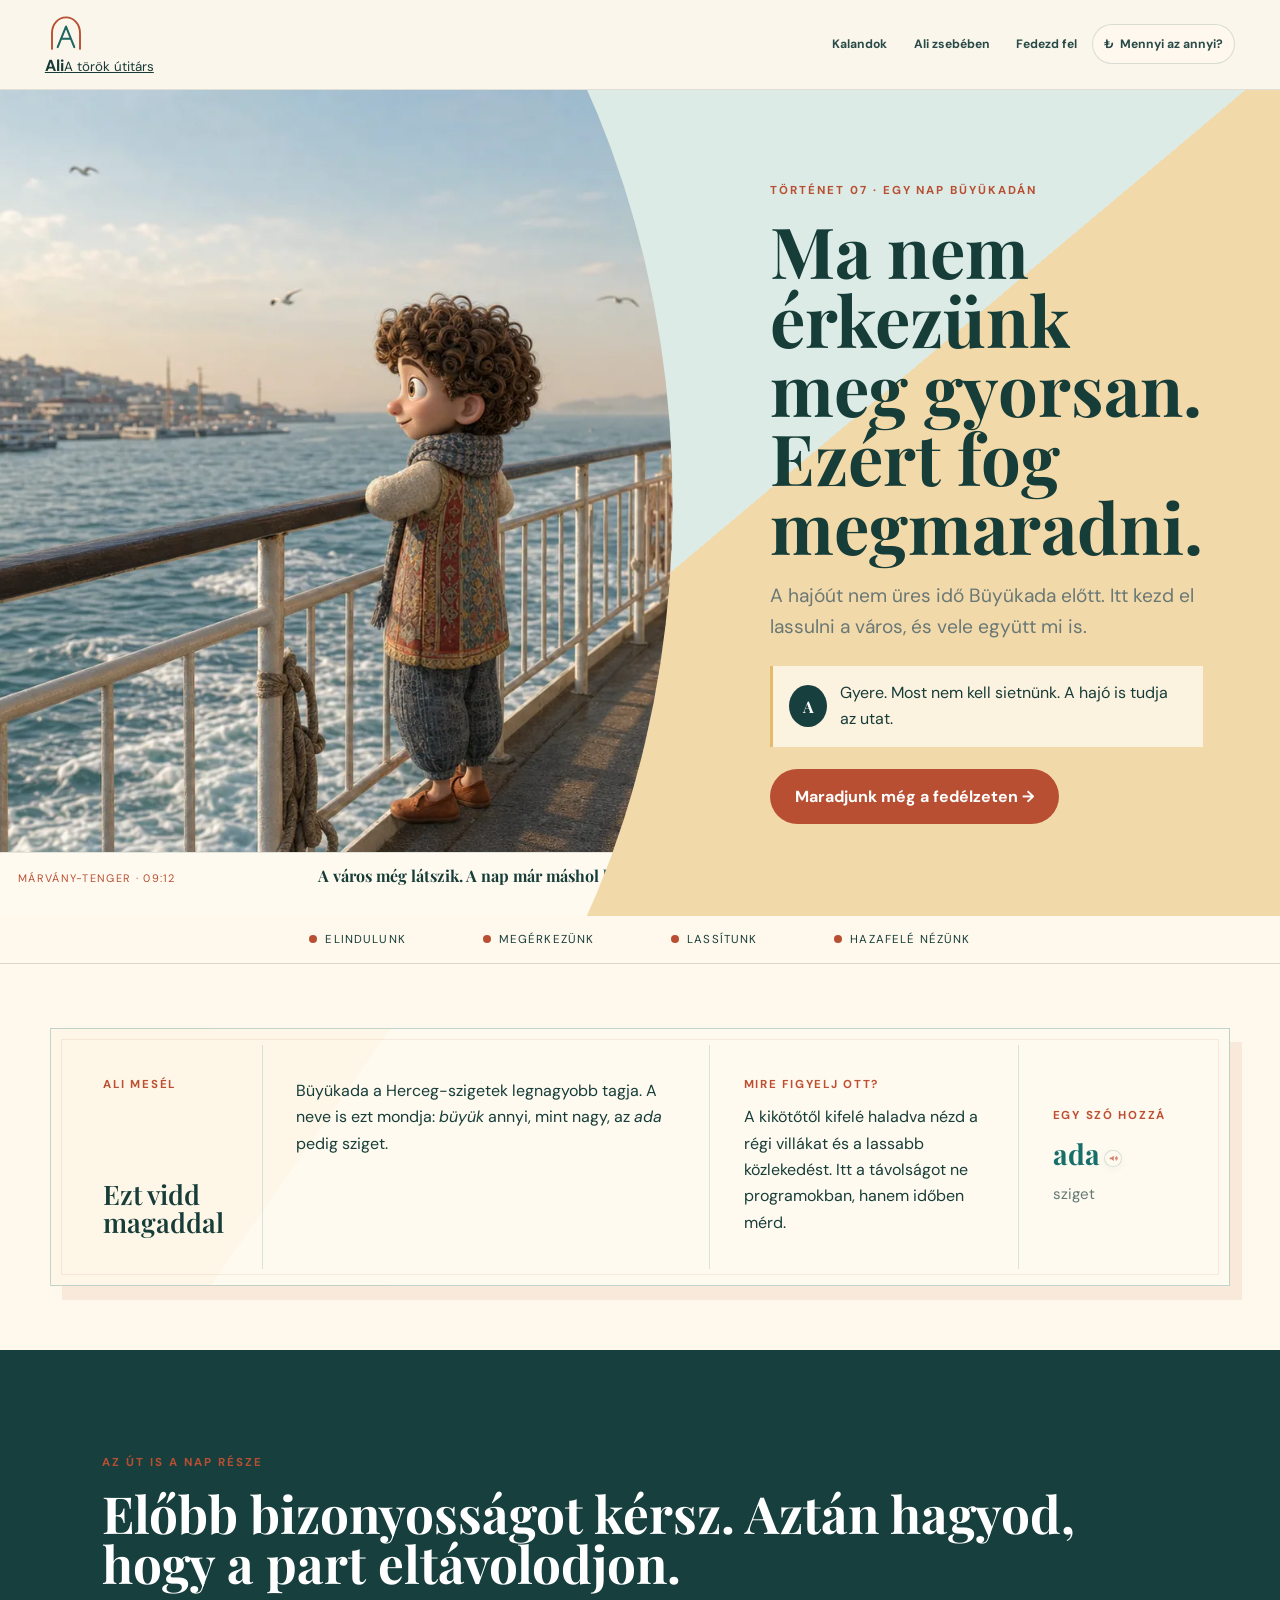
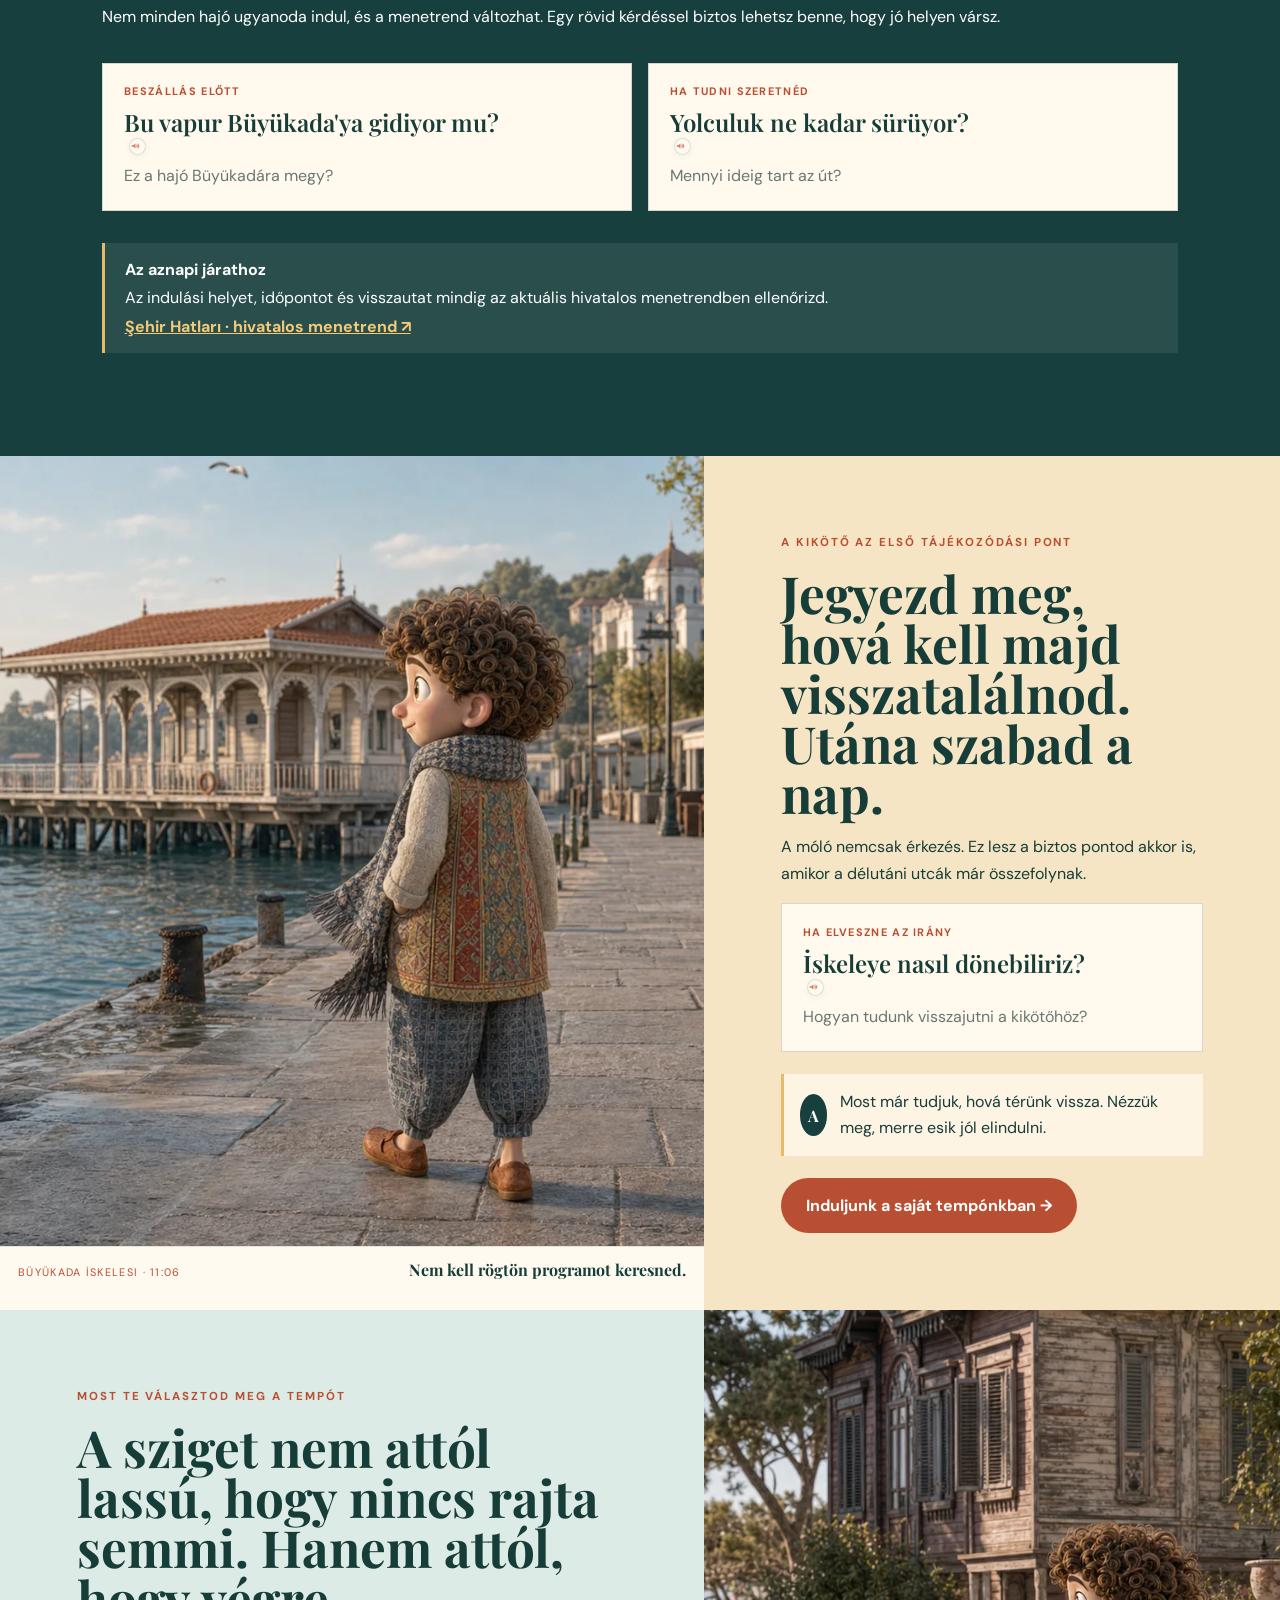
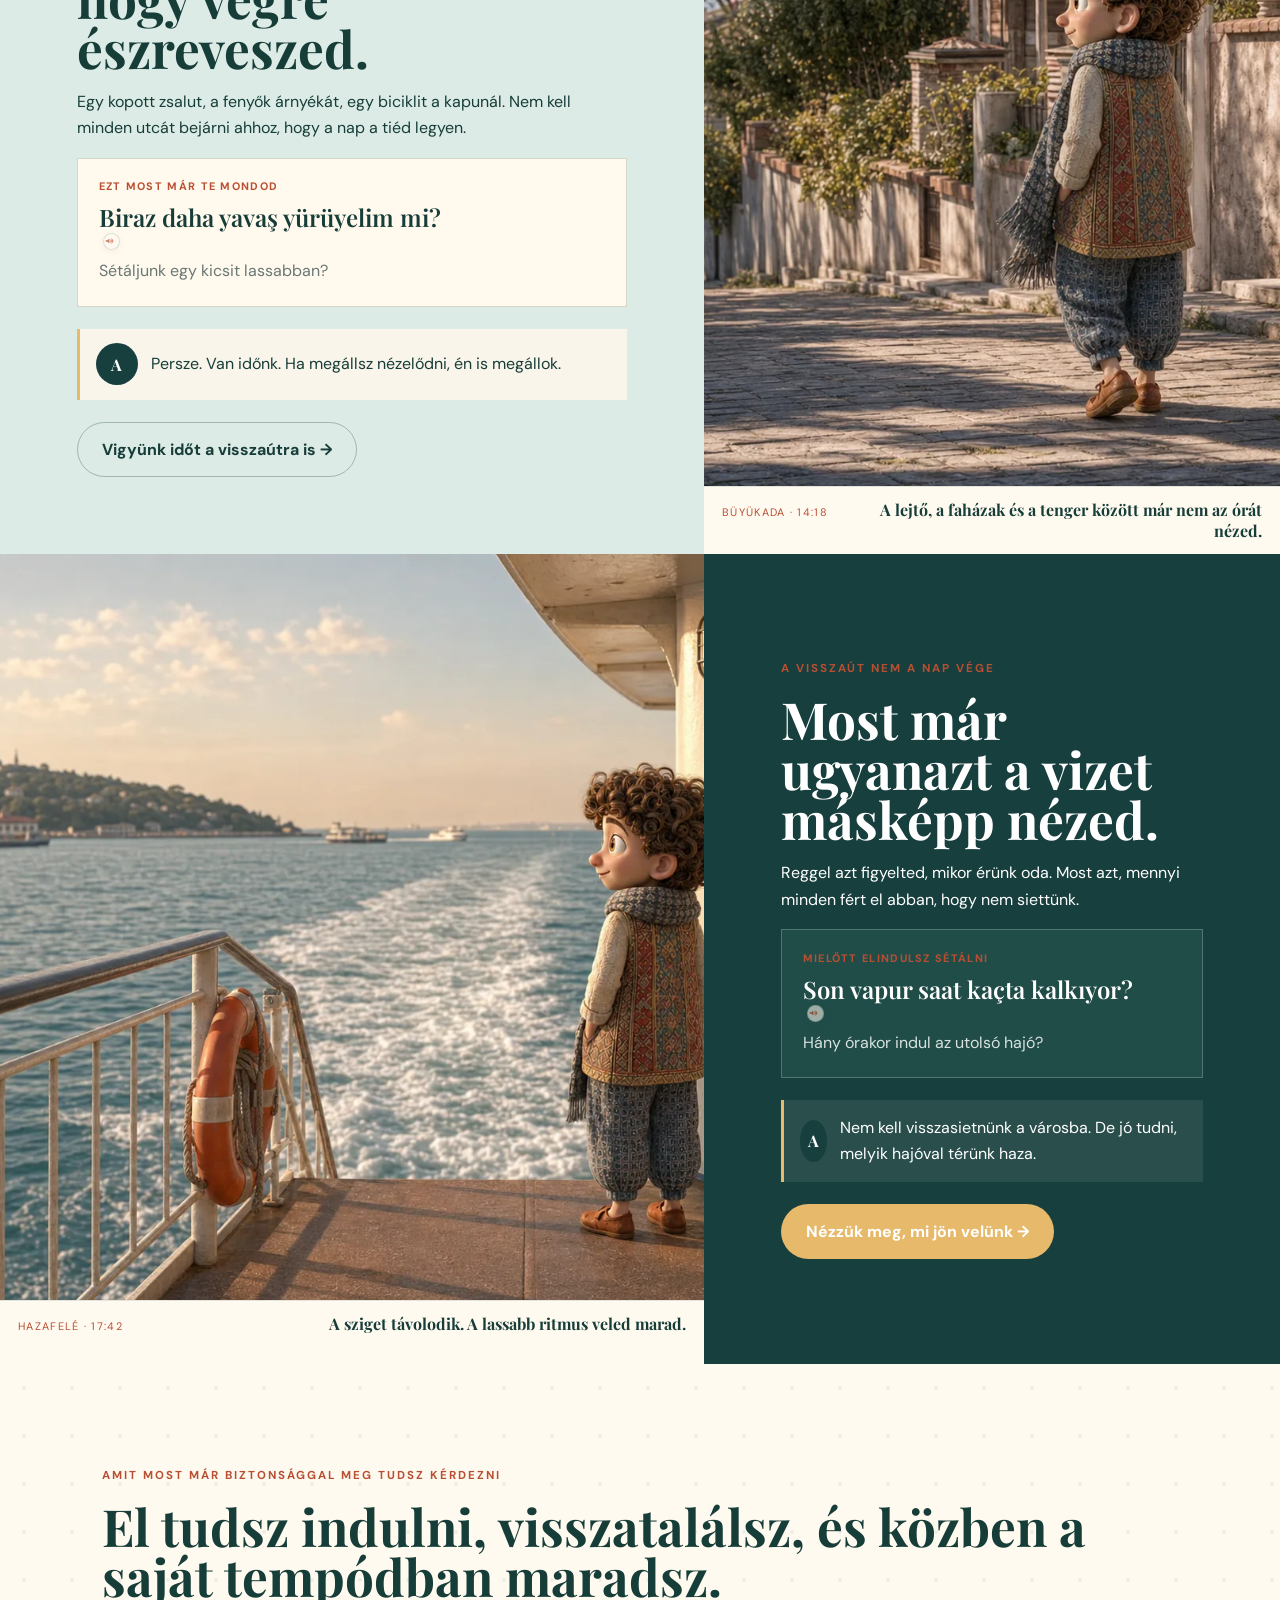
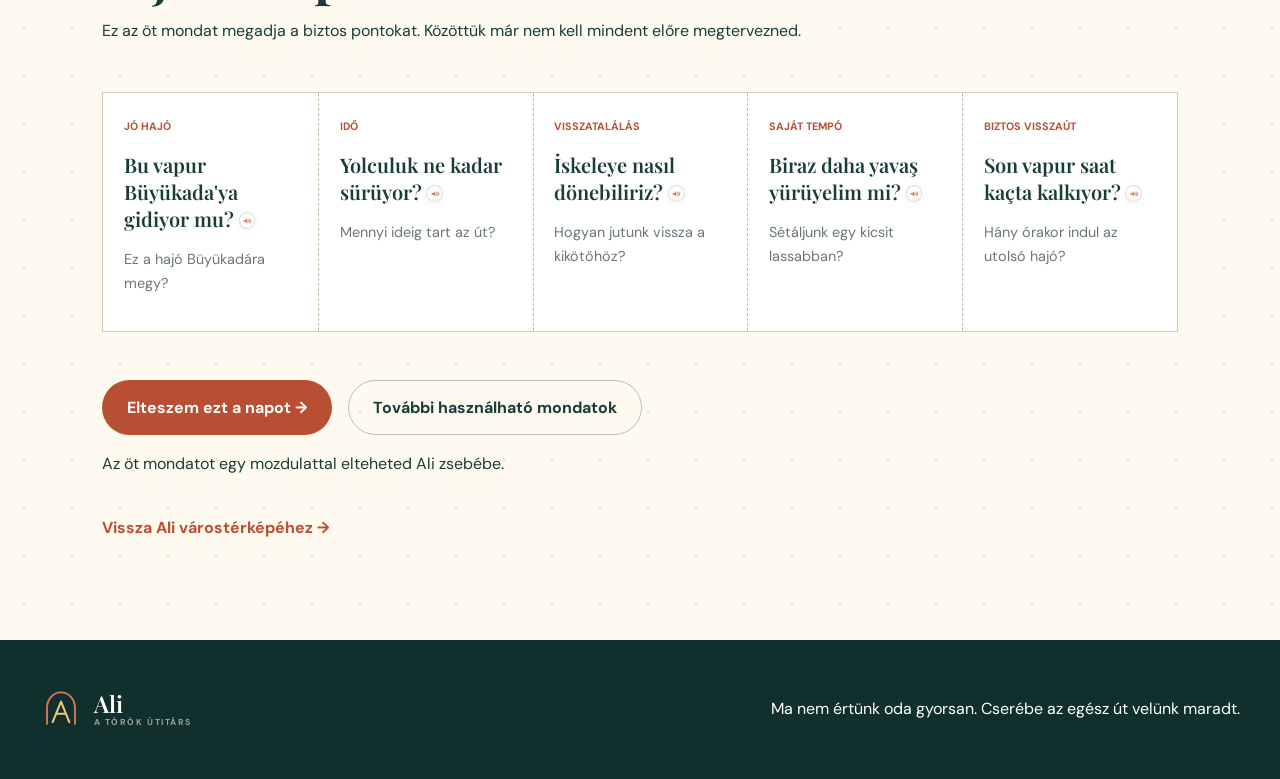
<file: egy-nap-a-szigeten.html>
<!doctype html><html lang="hu"><head><meta charset="utf-8"><meta name="viewport" content="width=device-width,initial-scale=1"><meta name="description" content="Utazz Alival Büyükadára, és tanulj meg időt hagyni az útnak."><meta name="theme-color" content="#dcebe5"><title>Egy nap a szigeten · Ali, a török útitárs</title><link rel="preconnect" href="https://fonts.googleapis.com"><link rel="preconnect" href="https://fonts.gstatic.com" crossorigin><link href="https://fonts.googleapis.com/css2?family=DM+Sans:wght@400;500;600;700&family=Playfair+Display:ital,wght@0,600;1,600&display=swap" rel="stylesheet"><link rel="stylesheet" href="egy-nap-a-szigeten.css?v=1"><link rel="stylesheet" href="egy-nap-a-szigeten-mobile.css?v=2"><link rel="stylesheet" href="story-caption-safe.css?v=2"><link rel="stylesheet" href="story-learning-layer.css?v=1"><link rel="stylesheet" href="navigation.css?v=8"></head>
<body data-section="fedezd-fel"><a class="skip-link" href="#island-story">Ugrás a történethez</a>
<header class="site-header global-header header-solid"><a class="brand" href="index.html" aria-label="Vissza Ali kezdőoldalára"><span class="brand-mark" aria-hidden="true"><svg viewBox="0 0 48 48"><path class="mark-arch" d="M8 41V23C8 12.5 15.2 5 24 5s16 7.5 16 18v18"/><path class="mark-a" d="M14.5 39 24 15.5 33.5 39M18.5 29.5h11"/></svg></span><span><strong>Ali</strong><small>A török útitárs</small></span></a><button class="menu-toggle" type="button" aria-expanded="false" aria-controls="site-navigation"><span></span><span></span><span></span><b>Menü</b></button><nav class="site-navigation" id="site-navigation" aria-label="Főmenü"><a class="nav-item" href="index.html#journey">Kalandok</a><a class="nav-item" href="zseb.html">Ali zsebében</a><a class="nav-item current" href="isztambul-helyei.html">Fedezd fel</a><a class="nav-item nav-journal-link" href="arfolyam.html"><span aria-hidden="true">₺</span> Mennyi az annyi?</a></nav></header>
<main id="island-story">
<section class="island-hero" id="indulas"><figure><img src="assets/web/island-day/ISL-SCN-001-city-recedes.webp" alt="Ali a komp biztonságos fedélzetéről a távolodó Isztambult nézi" fetchpriority="high"><figcaption><span>Márvány-tenger · 09:12</span><strong>A város még látszik. A nap már máshol kezdődik.</strong></figcaption></figure><div class="hero-copy"><p class="eyebrow">Történet 07 · Egy nap Büyükadán</p><h1>Ma nem érkezünk meg gyorsan. Ezért fog megmaradni.</h1><p class="lead">A hajóút nem üres idő Büyükada előtt. Itt kezd el lassulni a város, és vele együtt mi is.</p><div class="ali-note"><b>A</b><p>Gyere. Most nem kell sietnünk. A hajó is tudja az utat.</p></div><a class="button primary" href="#hajout">Maradjunk még a fedélzeten →</a></div></section>
<nav class="day-thread" aria-label="A szigeti nap ritmusa"><a href="#hajout"><i></i>Elindulunk</a><a href="#erkezes"><i></i>Megérkezünk</a><a href="#seta"><i></i>Lassítunk</a><a href="#visszaut"><i></i>Hazafelé nézünk</a></nav>
<aside class="story-insight" aria-label="Egy megjegyezhető helyi részlet Büyükadáról"><div class="story-insight-heading"><span>Ali mesél</span><strong>Ezt vidd magaddal</strong></div><p class="story-insight-fact">Büyükada a Herceg-szigetek legnagyobb tagja. A neve is ezt mondja: <em>büyük</em> annyi, mint nagy, az <em>ada</em> pedig sziget.</p><div class="story-insight-note"><span>Mire figyelj ott?</span><p>A kikötőtől kifelé haladva nézd a régi villákat és a lassabb közlekedést. Itt a távolságot ne programokban, hanem időben mérd.</p></div><div class="story-insight-word"><span>Egy szó hozzá</span><strong lang="tr">ada</strong><small>sziget</small></div></aside>
<section class="chapter sea" id="hajout"><div class="copy"><p class="eyebrow">Az út is a nap része</p><h2>Előbb bizonyosságot kérsz. Aztán hagyod, hogy a part eltávolodjon.</h2><p>Nem minden hajó ugyanoda indul, és a menetrend változhat. Egy rövid kérdéssel biztos lehetsz benne, hogy jó helyen vársz.</p><div class="phrases"><article><span>Beszállás előtt</span><strong lang="tr">Bu vapur Büyükada'ya gidiyor mu?</strong><p>Ez a hajó Büyükadára megy?</p></article><article><span>Ha tudni szeretnéd</span><strong lang="tr">Yolculuk ne kadar sürüyor?</strong><p>Mennyi ideig tart az út?</p></article></div><aside><strong>Az aznapi járathoz</strong><p>Az indulási helyet, időpontot és visszautat mindig az aktuális hivatalos menetrendben ellenőrizd.</p><a href="https://sehirhatlari.istanbul/en/timetables" target="_blank" rel="noopener noreferrer">Şehir Hatları · hivatalos menetrend ↗</a></aside></div></section>
<section class="chapter arrival" id="erkezes"><figure><img src="assets/web/island-day/ISL-SCN-002-buyukada-arrival.webp" alt="Ali a büyükadai kikötőnél megáll, a történelmi móló és a víz felé néz" loading="lazy"><figcaption><span>Büyükada İskelesi · 11:06</span><strong>Nem kell rögtön programot keresned.</strong></figcaption></figure><div class="copy"><p class="eyebrow">A kikötő az első tájékozódási pont</p><h2>Jegyezd meg, hová kell majd visszatalálnod. Utána szabad a nap.</h2><p>A móló nemcsak érkezés. Ez lesz a biztos pontod akkor is, amikor a délutáni utcák már összefolynak.</p><div class="phrase-card"><span>Ha elveszne az irány</span><strong lang="tr">İskeleye nasıl dönebiliriz?</strong><p>Hogyan tudunk visszajutni a kikötőhöz?</p></div><div class="ali-note light"><b>A</b><p>Most már tudjuk, hová térünk vissza. Nézzük meg, merre esik jól elindulni.</p></div><a class="button primary" href="#seta">Induljunk a saját tempónkban →</a></div></section>
<section class="chapter walk" id="seta"><figure><img src="assets/web/island-day/ISL-SCN-003-slow-street.webp" alt="Ali lassan sétál egy árnyas büyükadai utcán régi faházak és kertek között" loading="lazy"><figcaption><span>Büyükada · 14:18</span><strong>A lejtő, a faházak és a tenger között már nem az órát nézed.</strong></figcaption></figure><div class="copy"><p class="eyebrow">Most te választod meg a tempót</p><h2>A sziget nem attól lassú, hogy nincs rajta semmi. Hanem attól, hogy végre észreveszed.</h2><p>Egy kopott zsalut, a fenyők árnyékát, egy biciklit a kapunál. Nem kell minden utcát bejárni ahhoz, hogy a nap a tiéd legyen.</p><div class="phrase-card"><span>Ezt most már te mondod</span><strong lang="tr">Biraz daha yavaş yürüyelim mi?</strong><p>Sétáljunk egy kicsit lassabban?</p></div><div class="ali-note light"><b>A</b><p>Persze. Van időnk. Ha megállsz nézelődni, én is megállok.</p></div><a class="button outline" href="#visszaut">Vigyünk időt a visszaútra is →</a></div></section>
<section class="chapter return" id="visszaut"><figure><img src="assets/web/island-day/ISL-SCN-004-return-wake.webp" alt="Ali a visszainduló komp fedélzetéről Büyükada távolodó partját nézi" loading="lazy"><figcaption><span>Hazafelé · 17:42</span><strong>A sziget távolodik. A lassabb ritmus veled marad.</strong></figcaption></figure><div class="copy"><p class="eyebrow">A visszaút nem a nap vége</p><h2>Most már ugyanazt a vizet másképp nézed.</h2><p>Reggel azt figyelted, mikor érünk oda. Most azt, mennyi minden fért el abban, hogy nem siettünk.</p><div class="phrase-card dark"><span>Mielőtt elindulsz sétálni</span><strong lang="tr">Son vapur saat kaçta kalkıyor?</strong><p>Hány órakor indul az utolsó hajó?</p></div><div class="ali-note dark"><b>A</b><p>Nem kell visszasietnünk a városba. De jó tudni, melyik hajóval térünk haza.</p></div><a class="button sand" href="#mondatok">Nézzük meg, mi jön velünk →</a></div></section>
<section class="keepsake" id="mondatok" data-story-outcome><header><p class="eyebrow">Amit most már biztonsággal meg tudsz kérdezni</p><h2>El tudsz indulni, visszatalálsz, és közben a saját tempódban maradsz.</h2><p>Ez az öt mondat megadja a biztos pontokat. Közöttük már nem kell mindent előre megtervezned.</p></header><div class="tickets"><article><span>Jó hajó</span><strong lang="tr">Bu vapur Büyükada'ya gidiyor mu?</strong><p>Ez a hajó Büyükadára megy?</p></article><article><span>Idő</span><strong lang="tr">Yolculuk ne kadar sürüyor?</strong><p>Mennyi ideig tart az út?</p></article><article><span>Visszatalálás</span><strong lang="tr">İskeleye nasıl dönebiliriz?</strong><p>Hogyan jutunk vissza a kikötőhöz?</p></article><article><span>Saját tempó</span><strong lang="tr">Biraz daha yavaş yürüyelim mi?</strong><p>Sétáljunk egy kicsit lassabban?</p></article><article><span>Biztos visszaút</span><strong lang="tr">Son vapur saat kaçta kalkıyor?</strong><p>Hány órakor indul az utolsó hajó?</p></article></div><div class="actions"><button class="button primary" data-save-story data-story-save>Elteszem ezt a napot →</button><a class="button outline" data-story-more href="szavak.html#szotar">További használható mondatok</a></div><p data-save-feedback aria-live="polite">Az öt mondatot egy mozdulattal elteheted Ali zsebébe.</p><a class="back" data-story-map-return href="isztambul-helyei.html?place=buyukada#varosterkep">Vissza Ali várostérképéhez →</a></section>
</main><footer class="story-footer"><a class="brand footer-brand" href="index.html" aria-label="Ali – A török útitárs kezdőoldala"><span class="brand-mark" aria-hidden="true"><svg viewBox="0 0 48 48" focusable="false"><path class="mark-arch" d="M8 41V23C8 12.5 15.2 5 24 5s16 7.5 16 18v18" /><path class="mark-a" d="M14.5 39 24 15.5 33.5 39M18.5 29.5h11" /></svg></span><span><strong>Ali</strong><small>A török útitárs</small></span></a><p>Ma nem értünk oda gyorsan. Cserébe az egész út velünk maradt.</p></footer><script src="egy-nap-a-szigeten.js?v=2"></script><script src="navigation.js?v=7"></script></body></html>
</file>
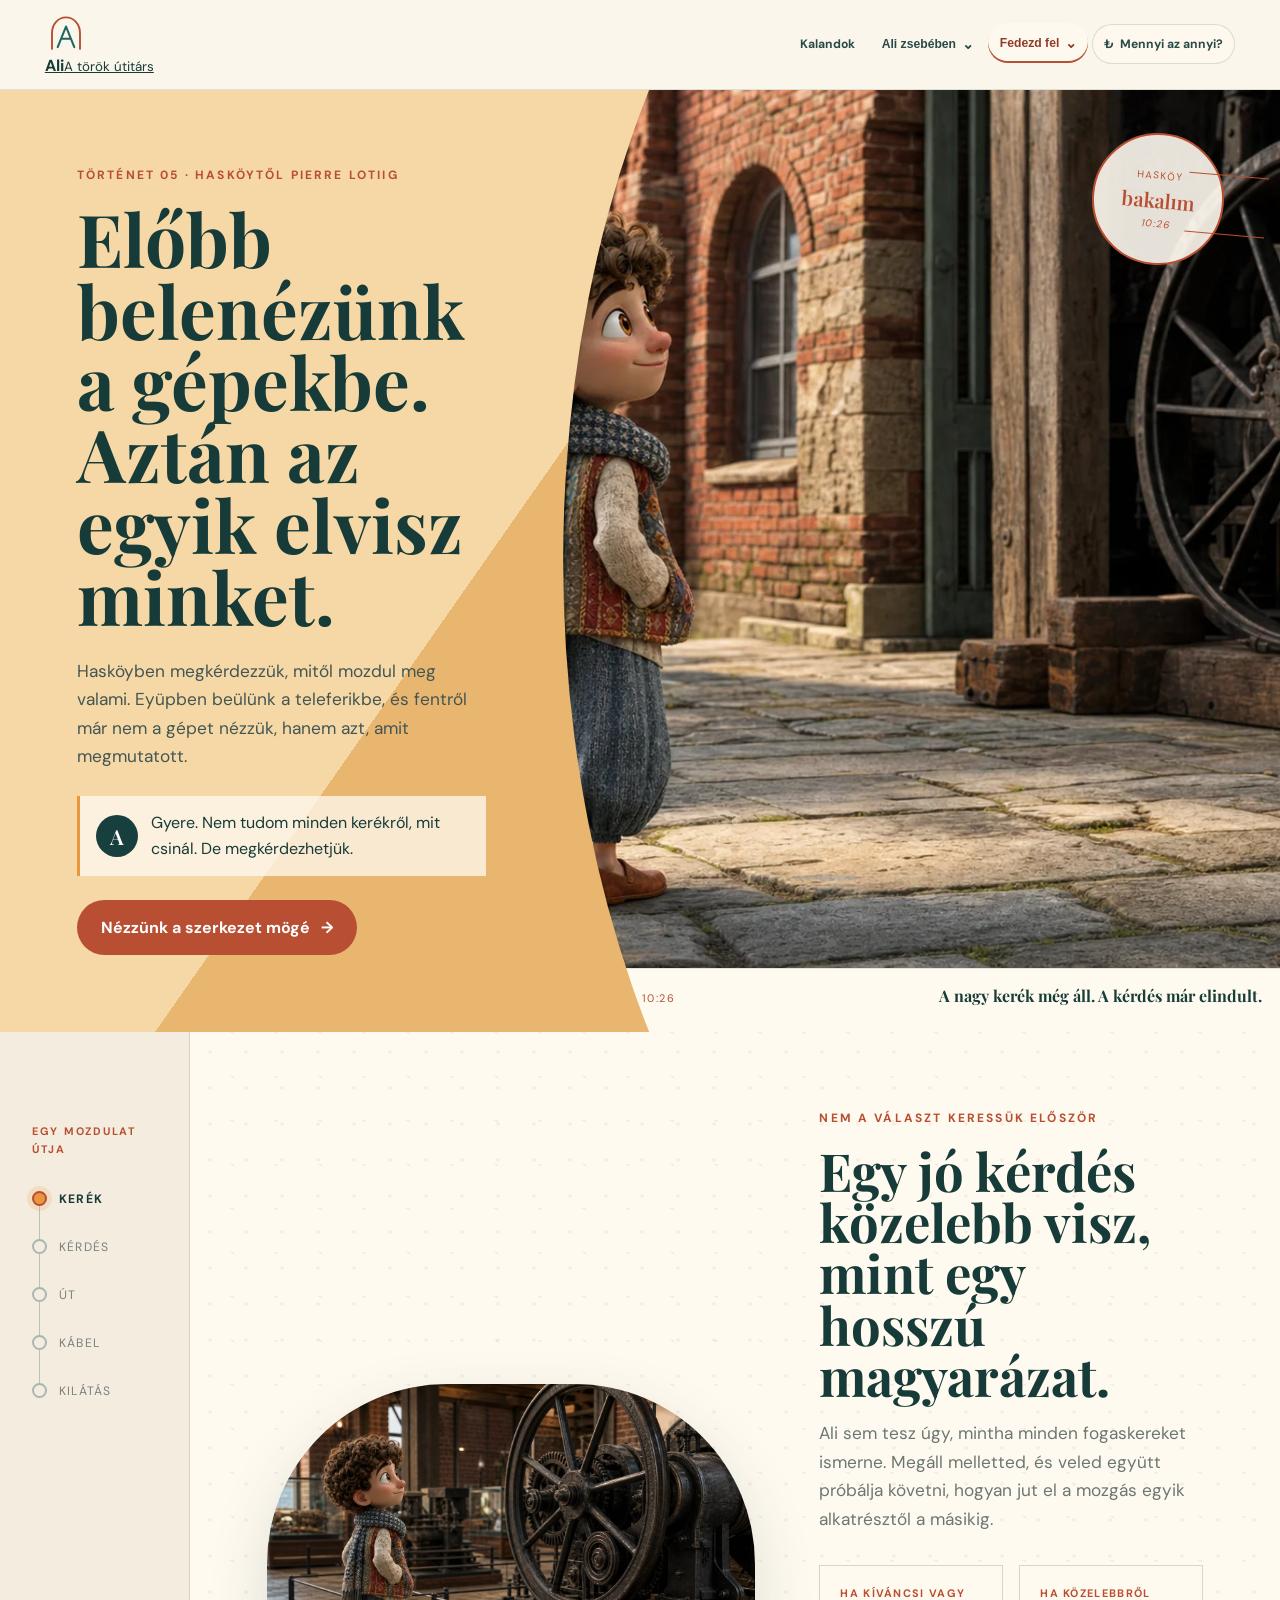
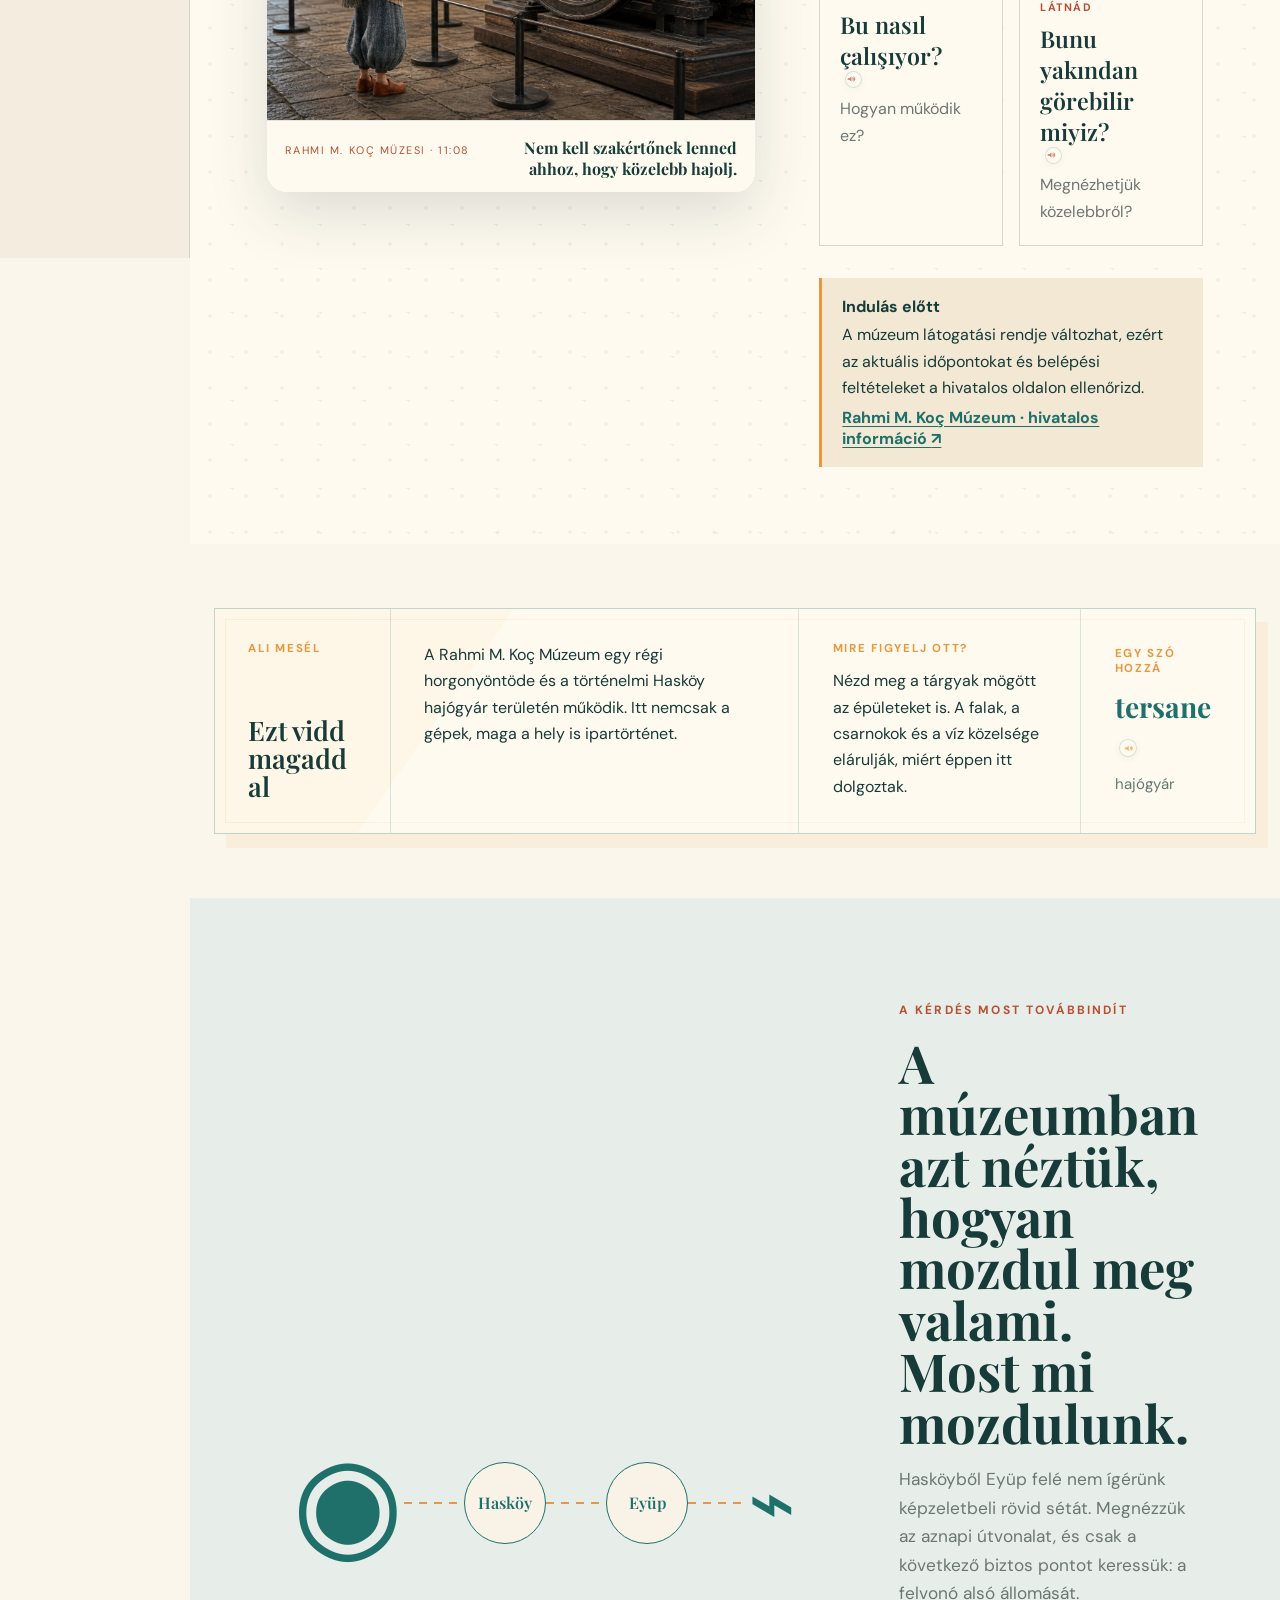
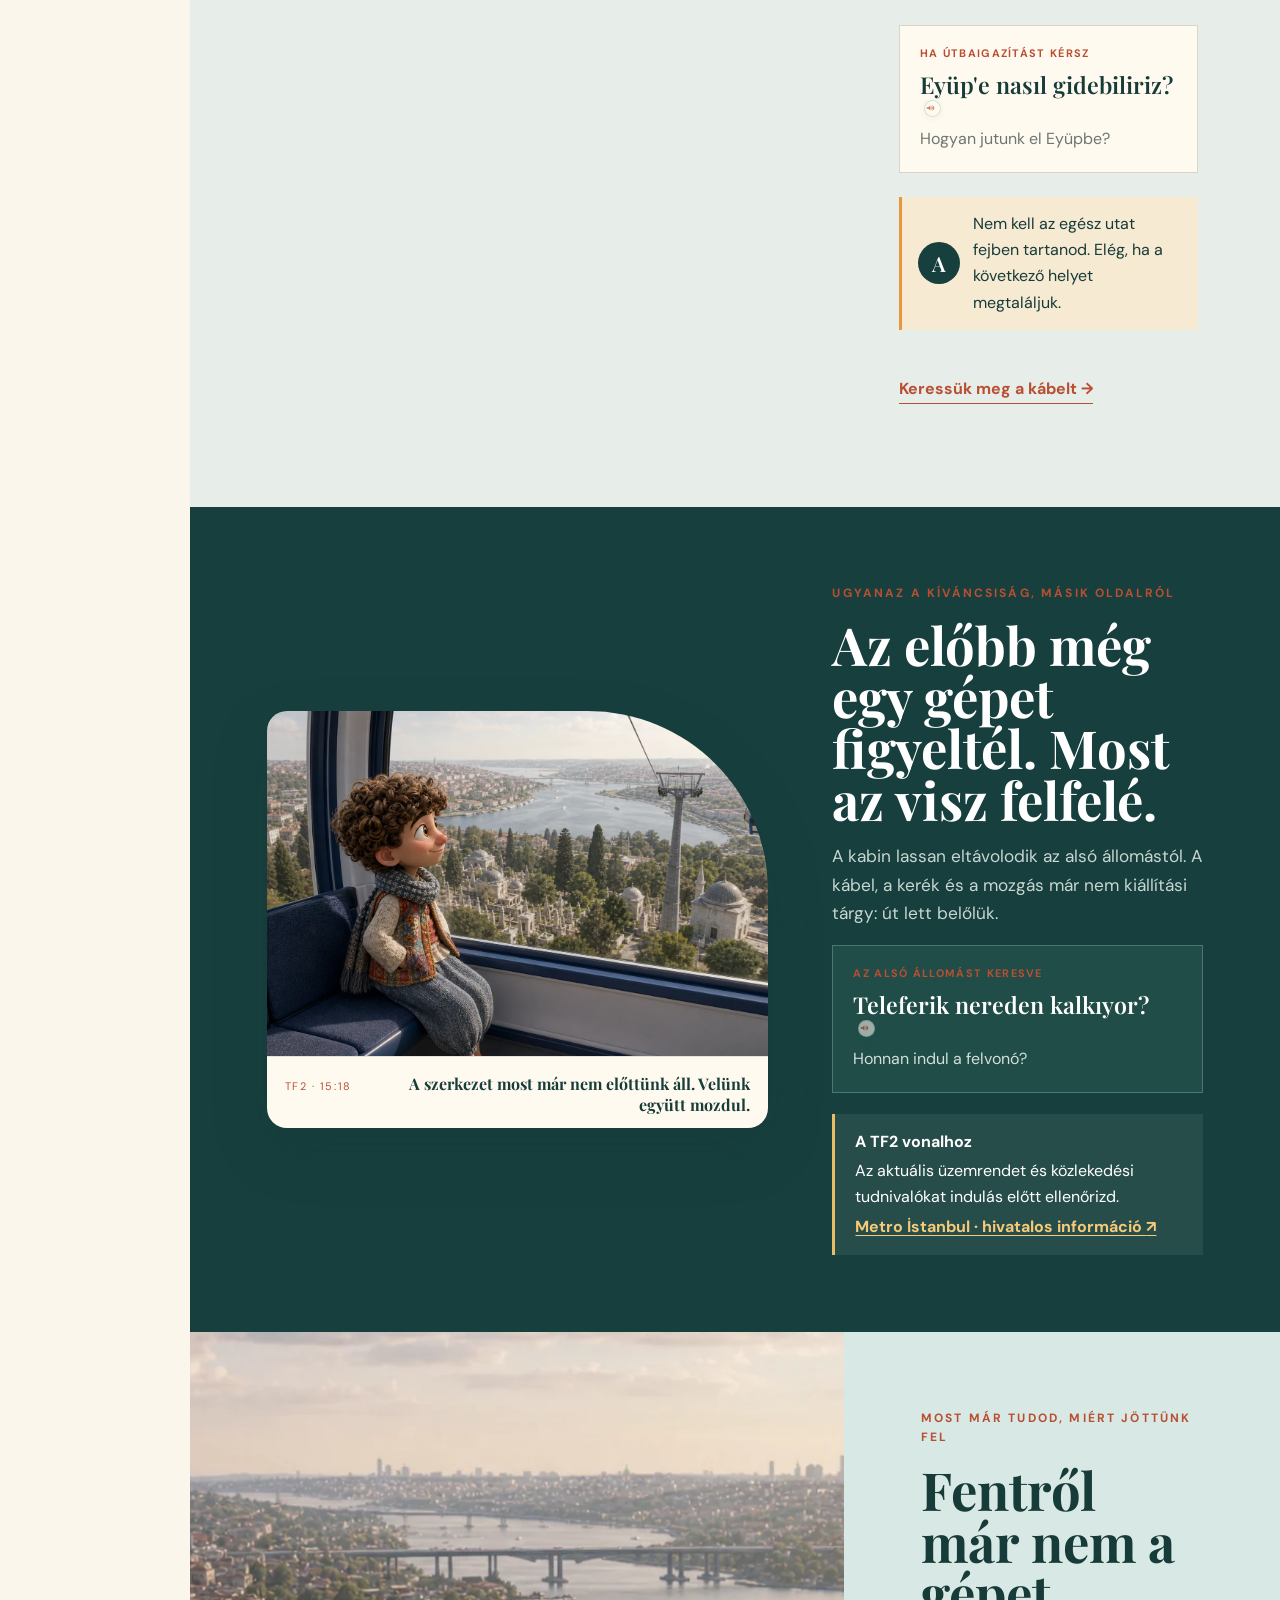
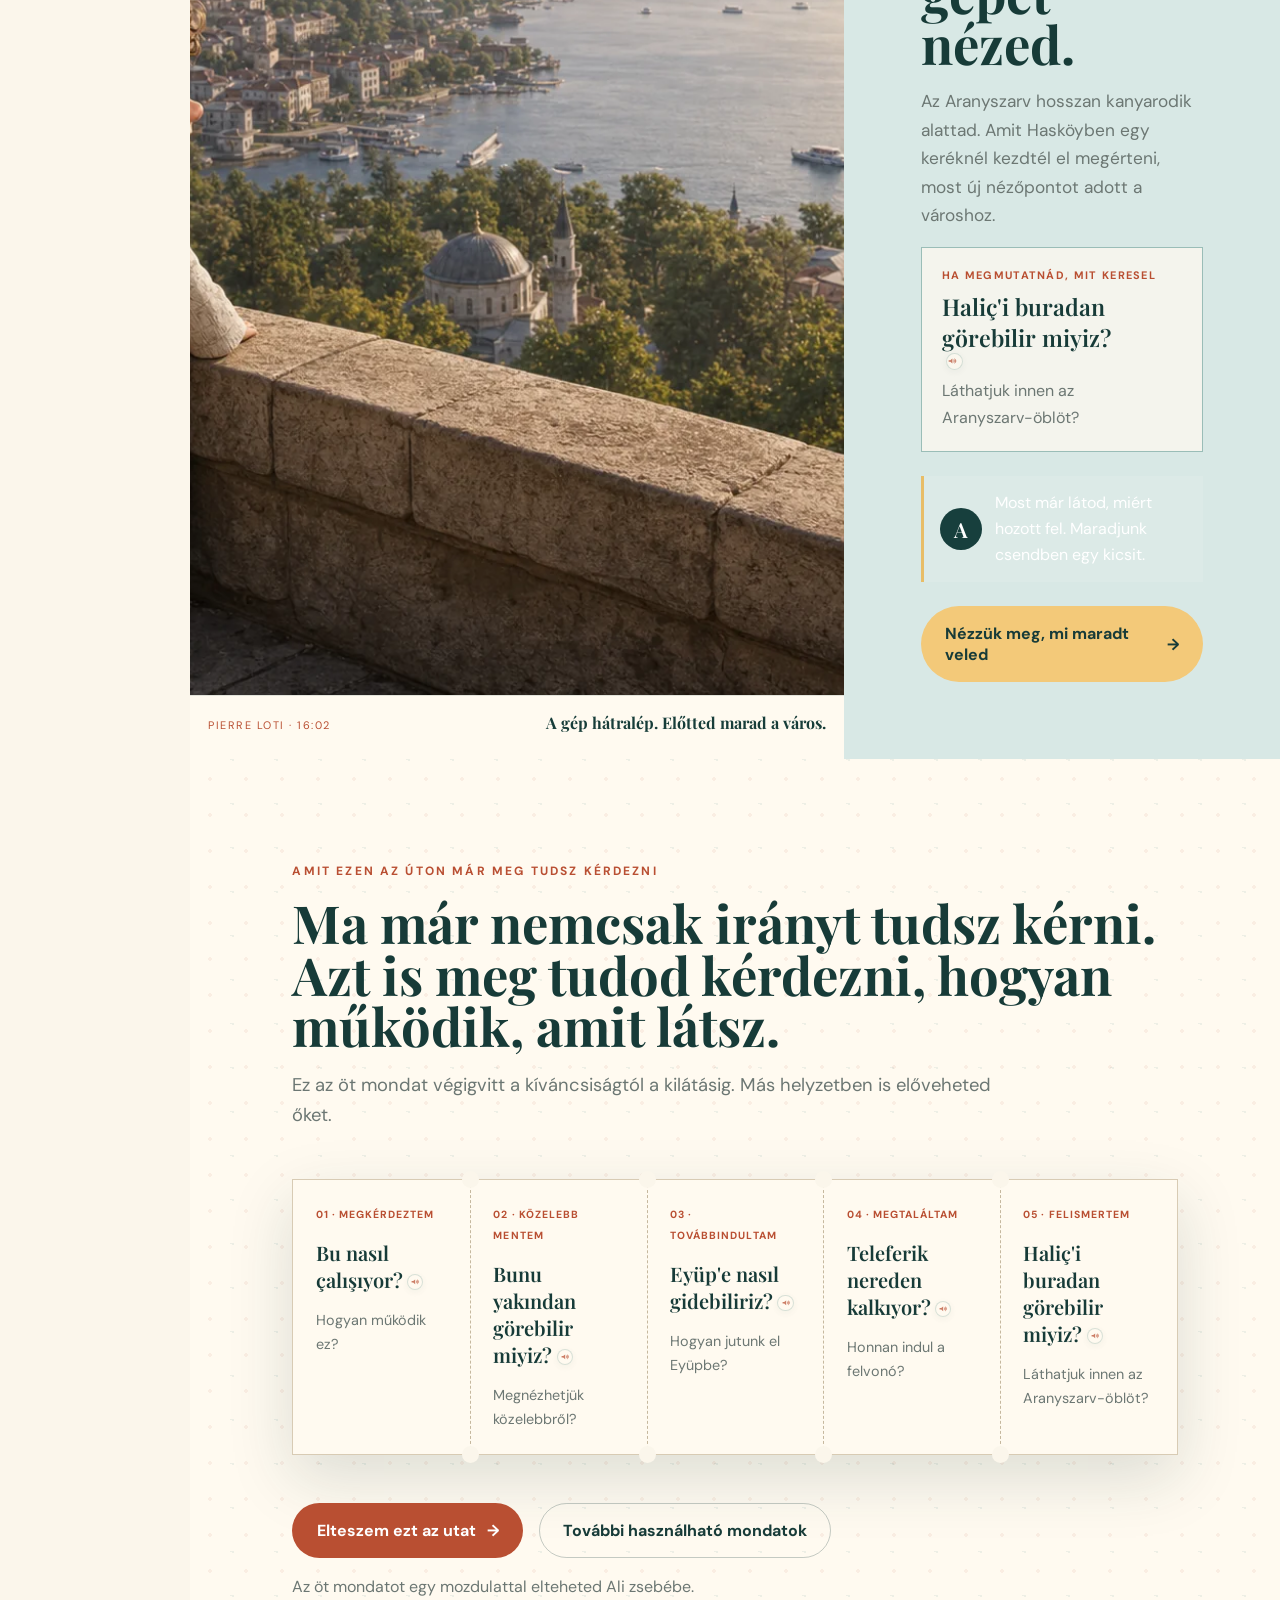
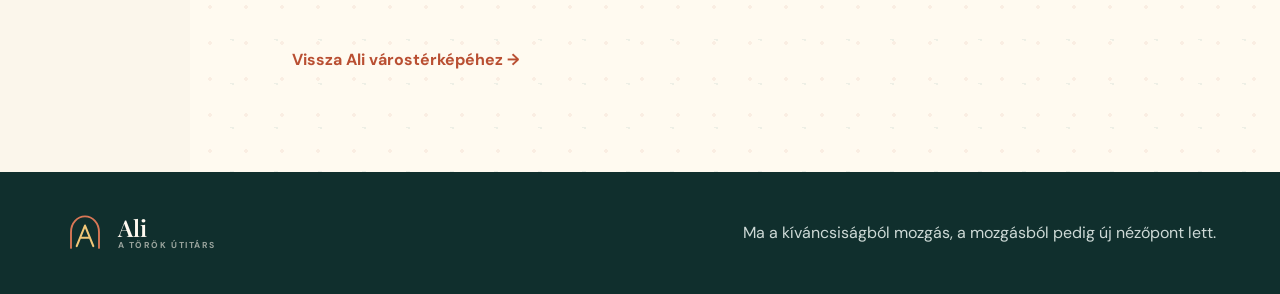
<file: gepektol-kilatasig.html>
<!doctype html>
<html lang="hu">
<head>
  <meta charset="utf-8" />
  <meta name="viewport" content="width=device-width, initial-scale=1" />
  <meta name="description" content="Nézd meg Alival, hogyan lesz egy hasköyi gépből út, az útból pedig új kilátás az Aranyszarv-öbölre." />
  <meta name="theme-color" content="#173f3d" />
  <title>Előbb a gépek, aztán a kilátás · Ali, a török útitárs</title>
  <link rel="preconnect" href="https://fonts.googleapis.com" />
  <link rel="preconnect" href="https://fonts.gstatic.com" crossorigin />
  <link href="https://fonts.googleapis.com/css2?family=DM+Sans:wght@400;500;600;700&family=Playfair+Display:ital,wght@0,600;1,600&display=swap" rel="stylesheet" />
  <link rel="stylesheet" href="gepektol-kilatasig.css?v=3" />
  <link rel="stylesheet" href="story-caption-safe.css?v=2" />
  <link rel="stylesheet" href="story-learning-layer.css?v=1" />
  <link rel="stylesheet" href="navigation.css?v=8" />
</head>
<body data-section="fedezd-fel">
  <a class="skip-link" href="#machines-view-story">Ugrás a történethez</a>
  <header class="site-header global-header header-solid">
    <a class="brand" href="index.html" aria-label="Vissza Ali kezdőoldalára">
      <span class="brand-mark" aria-hidden="true"><svg viewBox="0 0 48 48" focusable="false"><path class="mark-arch" d="M8 41V23C8 12.5 15.2 5 24 5s16 7.5 16 18v18"/><path class="mark-a" d="M14.5 39 24 15.5 33.5 39M18.5 29.5h11"/></svg></span>
      <span><strong>Ali</strong><small>A török útitárs</small></span>
    </a>
    <button class="menu-toggle" type="button" aria-expanded="false" aria-controls="site-navigation"><span></span><span></span><span></span><b>Menü</b></button>
    <nav class="site-navigation" id="site-navigation" aria-label="Főmenü">
      <a class="nav-item" data-nav-section="kalandok" href="index.html#journey">Kalandok</a>
      <div class="nav-group" data-nav-section="ali-zsebeben">
        <button class="nav-item nav-group-trigger" type="button" aria-expanded="false">Ali zsebében <span aria-hidden="true">⌄</span></button>
        <div class="nav-popover">
          <p><strong>Amit már együtt megtaláltunk</strong><small>A mondatok, amelyek útközben veled maradtak.</small></p>
          <a href="szavak.html#abc"><span lang="tr">Alfabe</span><small>A török ábécé 29 betűje</small></a>
          <a href="szavak.html#szotar"><span>A1 szókincs</span><small>17 Ali-lecke összes szava</small></a>
          <a href="zseb.html#sajat-szavaim"><span>Saját szavaim</span><small>Elmentett mondatok és tanulókártyák</small></a>
        </div>
      </div>
      <div class="nav-group" data-nav-section="fedezd-fel">
        <button class="nav-item nav-group-trigger" type="button" aria-expanded="true">Fedezd fel <span aria-hidden="true">⌄</span></button>
        <div class="nav-popover nav-popover-small">
          <p><strong>Törökország Ali szemével</strong><small>Ízek, helyek és történetek.</small></p>
          <a href="torok-konyha.html?v=20260719-5"><span>Török konyha</span><small>Ali már megterített</small></a>
          <a class="current" href="isztambul-helyei.html" aria-current="page"><span>Isztambul helyei</span><small>A város, amely visszahív</small></a>
        </div>
      </div>
      <a class="nav-item nav-journal-link" href="arfolyam.html"><span aria-hidden="true">₺</span> Mennyi az annyi?</a>
    </nav>
  </header>

  <main id="machines-view-story">
    <section class="story-hero" id="haskoy" data-motion-section="kerek" aria-labelledby="story-title">
      <div class="hero-copy">
        <p class="eyebrow">Történet 05 · Hasköytől Pierre Lotiig</p>
        <h1 id="story-title">Előbb belenézünk a gépekbe. Aztán az egyik elvisz minket.</h1>
        <p class="hero-lead">Hasköyben megkérdezzük, mitől mozdul meg valami. Eyüpben beülünk a teleferikbe, és fentről már nem a gépet nézzük, hanem azt, amit megmutatott.</p>
        <div class="ali-note"><span aria-hidden="true">A</span><p>Gyere. Nem tudom minden kerékről, mit csinál. De megkérdezhetjük.</p></div>
        <a class="button button-primary" href="#szerkezet">Nézzünk a szerkezet mögé <span aria-hidden="true">→</span></a>
      </div>
      <figure class="hero-scene">
        <img src="assets/web/machines-view/MVW-SCN-001-haskoy-threshold.webp" alt="Ali egy hasköyi, téglafalú ipari udvarban egy régi szerkezet felé néz" fetchpriority="high" />
        <figcaption><span>Hasköy · 10:26</span><strong>A nagy kerék még áll. A kérdés már elindult.</strong></figcaption>
        <span class="story-seal" aria-hidden="true"><small>Hasköy</small><strong>bakalım</strong><em>10:26</em></span>
      </figure>
    </section>

    <div class="journey-layout">
      <nav class="motion-rail" aria-label="A történet mozgásának állomásai">
        <p>Egy mozdulat útja</p>
        <ol>
          <li><a href="#haskoy" data-motion-step="kerek"><i></i><span>Kerék</span></a></li>
          <li><a href="#szerkezet" data-motion-step="kerdes"><i></i><span>Kérdés</span></a></li>
          <li><a href="#ut" data-motion-step="ut"><i></i><span>Út</span></a></li>
          <li><a href="#teleferik" data-motion-step="kabel"><i></i><span>Kábel</span></a></li>
          <li><a href="#pierre-loti" data-motion-step="kilatas"><i></i><span>Kilátás</span></a></li>
        </ol>
      </nav>

      <div class="story-flow">
        <section class="mechanism-section patterned-section" id="szerkezet" data-motion-section="kerdes" aria-labelledby="mechanism-title">
          <figure class="wide-scene">
            <img src="assets/web/machines-view/MVW-SCN-002-how-it-works.webp" alt="Ali tisztes távolságból egy nagy öntöttvas kerék és fogaskerekek működését figyeli" loading="lazy" decoding="async" />
            <figcaption><span>Rahmi M. Koç Müzesi · 11:08</span><strong>Nem kell szakértőnek lenned ahhoz, hogy közelebb hajolj.</strong></figcaption>
          </figure>
          <div class="story-copy">
            <p class="eyebrow">Nem a választ keressük először</p>
            <h2 id="mechanism-title">Egy jó kérdés közelebb visz, mint egy hosszú magyarázat.</h2>
            <p>Ali sem tesz úgy, mintha minden fogaskereket ismerne. Megáll melletted, és veled együtt próbálja követni, hogyan jut el a mozgás egyik alkatrésztől a másikig.</p>
            <div class="phrase-pair">
              <article><span>Ha kíváncsi vagy</span><strong lang="tr">Bu nasıl çalışıyor?</strong><p>Hogyan működik ez?</p></article>
              <article><span>Ha közelebbről látnád</span><strong lang="tr">Bunu yakından görebilir miyiz?</strong><p>Megnézhetjük közelebbről?</p></article>
            </div>
            <aside class="practical-note">
              <strong>Indulás előtt</strong>
              <p>A múzeum látogatási rendje változhat, ezért az aktuális időpontokat és belépési feltételeket a hivatalos oldalon ellenőrizd.</p>
              <a href="https://rmk-museum.org.tr/istanbul/en/visit-us/getting-here-facilities" target="_blank" rel="noopener noreferrer">Rahmi M. Koç Múzeum · hivatalos információ <span aria-hidden="true">↗</span></a>
            </aside>
          </div>
        </section>

        <aside class="story-insight" aria-label="Egy megjegyezhető helyi részlet Hasköyről">
          <div class="story-insight-heading"><span>Ali mesél</span><strong>Ezt vidd magaddal</strong></div>
          <p class="story-insight-fact">A Rahmi M. Koç Múzeum egy régi horgonyöntöde és a történelmi Hasköy hajógyár területén működik. Itt nemcsak a gépek, maga a hely is ipartörténet.</p>
          <div class="story-insight-note"><span>Mire figyelj ott?</span><p>Nézd meg a tárgyak mögött az épületeket is. A falak, a csarnokok és a víz közelsége elárulják, miért éppen itt dolgoztak.</p></div>
          <div class="story-insight-word"><span>Egy szó hozzá</span><strong lang="tr">tersane</strong><small>hajógyár</small></div>
        </aside>

        <section class="route-section" id="ut" data-motion-section="ut" aria-labelledby="route-title">
          <div class="motion-diagram" aria-hidden="true"><span class="wheel">◉</span><i></i><span class="road">Hasköy</span><i></i><span class="cable">Eyüp</span><i></i><span class="view">⌁</span></div>
          <div class="route-copy">
            <p class="eyebrow">A kérdés most továbbindít</p>
            <h2 id="route-title">A múzeumban azt néztük, hogyan mozdul meg valami. Most mi mozdulunk.</h2>
            <p>Hasköyből Eyüp felé nem ígérünk képzeletbeli rövid sétát. Megnézzük az aznapi útvonalat, és csak a következő biztos pontot keressük: a felvonó alsó állomását.</p>
            <div class="phrase-card"><span>Ha útbaigazítást kérsz</span><strong lang="tr">Eyüp'e nasıl gidebiliriz?</strong><p>Hogyan jutunk el Eyüpbe?</p></div>
            <div class="ali-note ali-note-light"><span aria-hidden="true">A</span><p>Nem kell az egész utat fejben tartanod. Elég, ha a következő helyet megtaláljuk.</p></div>
            <a class="text-cta" href="#teleferik">Keressük meg a kábelt <span aria-hidden="true">→</span></a>
          </div>
        </section>

        <section class="cable-section" id="teleferik" data-motion-section="kabel" aria-labelledby="cable-title">
          <figure class="wide-scene">
            <img src="assets/web/machines-view/MVW-SCN-003-tf2-ascent.webp" alt="Ali a kék-fehér eyüpi felvonó kabinjából az Aranyszarv-öböl felé néz" loading="lazy" decoding="async" />
            <figcaption><span>TF2 · 15:18</span><strong>A szerkezet most már nem előttünk áll. Velünk együtt mozdul.</strong></figcaption>
          </figure>
          <div class="story-copy dark-copy">
            <p class="eyebrow">Ugyanaz a kíváncsiság, másik oldalról</p>
            <h2 id="cable-title">Az előbb még egy gépet figyeltél. Most az visz felfelé.</h2>
            <p>A kabin lassan eltávolodik az alsó állomástól. A kábel, a kerék és a mozgás már nem kiállítási tárgy: út lett belőlük.</p>
            <div class="phrase-card phrase-card-dark"><span>Az alsó állomást keresve</span><strong lang="tr">Teleferik nereden kalkıyor?</strong><p>Honnan indul a felvonó?</p></div>
            <aside class="inline-practical"><strong>A TF2 vonalhoz</strong><p>Az aktuális üzemrendet és közlekedési tudnivalókat indulás előtt ellenőrizd.</p><a href="https://metro.istanbul/Hatlarimiz/HatDetay?hat=TF2" target="_blank" rel="noopener noreferrer">Metro İstanbul · hivatalos információ <span aria-hidden="true">↗</span></a></aside>
          </div>
        </section>

        <section class="view-section" id="pierre-loti" data-motion-section="kilatas" aria-labelledby="view-title">
          <figure class="view-scene">
            <img src="assets/web/machines-view/MVW-SCN-004-pierre-loti-view.webp" alt="Ali a Pierre Loti-domb biztonságos kilátópontjáról a hosszú Aranyszarv-öblöt nézi" loading="lazy" decoding="async" />
            <figcaption><span>Pierre Loti · 16:02</span><strong>A gép hátralép. Előtted marad a város.</strong></figcaption>
          </figure>
          <div class="view-copy">
            <p class="eyebrow">Most már tudod, miért jöttünk fel</p>
            <h2 id="view-title">Fentről már nem a gépet nézed.</h2>
            <p>Az Aranyszarv hosszan kanyarodik alattad. Amit Hasköyben egy keréknél kezdtél el megérteni, most új nézőpontot adott a városhoz.</p>
            <div class="phrase-card phrase-card-view"><span>Ha megmutatnád, mit keresel</span><strong lang="tr">Haliç'i buradan görebilir miyiz?</strong><p>Láthatjuk innen az Aranyszarv-öblöt?</p></div>
            <div class="ali-note ali-note-dark"><span aria-hidden="true">A</span><p>Most már látod, miért hozott fel. Maradjunk csendben egy kicsit.</p></div>
            <a class="button button-sand" href="#mondatok">Nézzük meg, mi maradt veled <span aria-hidden="true">→</span></a>
          </div>
        </section>

        <section class="story-keepsake patterned-section" id="mondatok" aria-labelledby="keepsake-title" data-story-outcome>
          <header>
            <p class="eyebrow">Amit ezen az úton már meg tudsz kérdezni</p>
            <h2 id="keepsake-title">Ma már nemcsak irányt tudsz kérni. Azt is meg tudod kérdezni, hogyan működik, amit látsz.</h2>
            <p>Ez az öt mondat végigvitt a kíváncsiságtól a kilátásig. Más helyzetben is előveheted őket.</p>
          </header>
          <div class="ticket-strip" aria-label="Az út öt megőrizhető mondata">
            <article><span>01 · Megkérdeztem</span><strong lang="tr">Bu nasıl çalışıyor?</strong><p>Hogyan működik ez?</p></article>
            <article><span>02 · Közelebb mentem</span><strong lang="tr">Bunu yakından görebilir miyiz?</strong><p>Megnézhetjük közelebbről?</p></article>
            <article><span>03 · Továbbindultam</span><strong lang="tr">Eyüp'e nasıl gidebiliriz?</strong><p>Hogyan jutunk el Eyüpbe?</p></article>
            <article><span>04 · Megtaláltam</span><strong lang="tr">Teleferik nereden kalkıyor?</strong><p>Honnan indul a felvonó?</p></article>
            <article><span>05 · Felismertem</span><strong lang="tr">Haliç'i buradan görebilir miyiz?</strong><p>Láthatjuk innen az Aranyszarv-öblöt?</p></article>
          </div>
          <div class="keepsake-actions">
            <button class="button button-primary" type="button" data-save-story data-story-save>Elteszem ezt az utat <span aria-hidden="true">→</span></button>
            <a class="button button-outline" data-story-more href="szavak.html#szotar">További használható mondatok</a>
          </div>
          <p class="save-feedback" data-save-feedback aria-live="polite">Az öt mondatot egy mozdulattal elteheted Ali zsebébe.</p>
          <a class="back-to-map" data-story-map-return href="isztambul-helyei.html?place=rahmi-koc#varosterkep">Vissza Ali várostérképéhez <span aria-hidden="true">→</span></a>
        </section>
      </div>
    </div>
  </main>
  <footer class="story-footer"><a class="brand footer-brand" href="index.html"><span class="brand-mark" aria-hidden="true"><svg viewBox="0 0 48 48" focusable="false"><path class="mark-arch" d="M8 41V23C8 12.5 15.2 5 24 5s16 7.5 16 18v18"/><path class="mark-a" d="M14.5 39 24 15.5 33.5 39M18.5 29.5h11"/></svg></span><span><strong>Ali</strong><small>A török útitárs</small></span></a><p>Ma a kíváncsiságból mozgás, a mozgásból pedig új nézőpont lett.</p></footer>
  <script src="gepektol-kilatasig.js?v=1"></script>
<script src="navigation.js?v=7"></script>
</body>
</html>
</file>
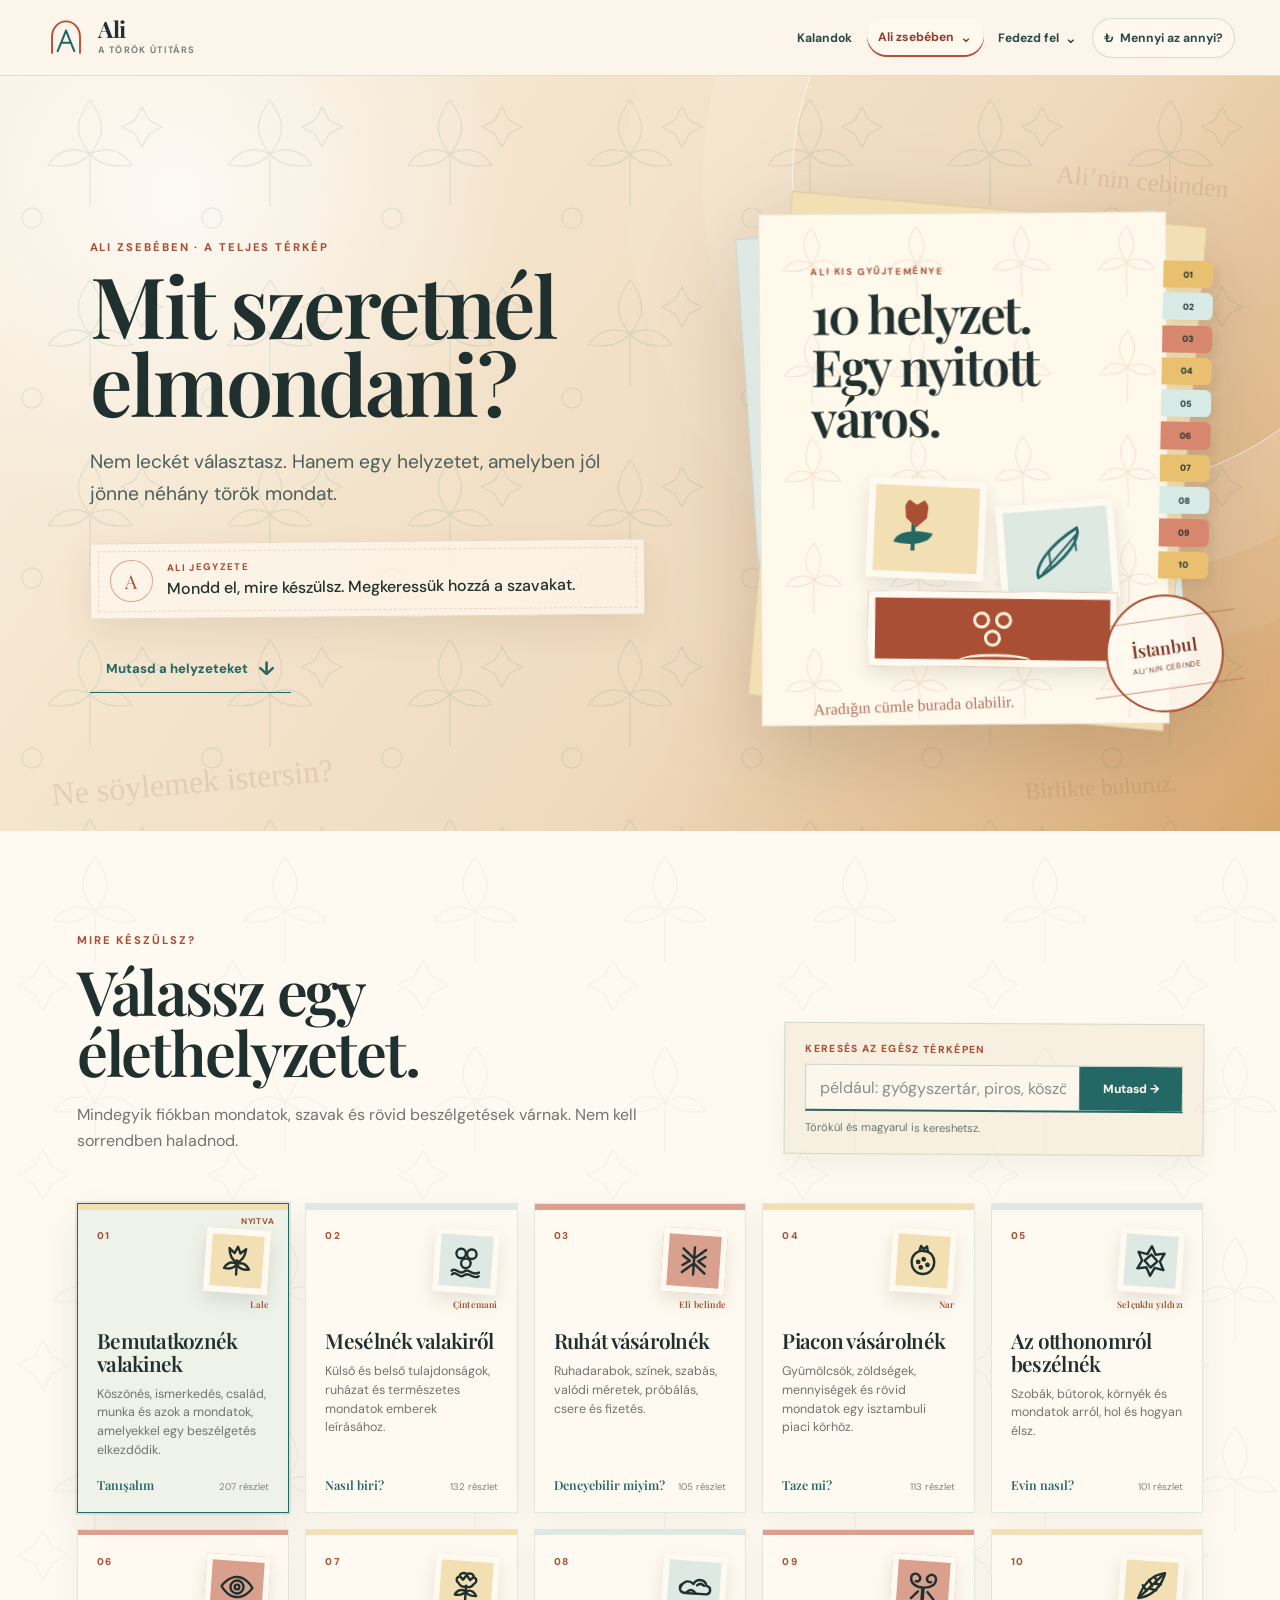
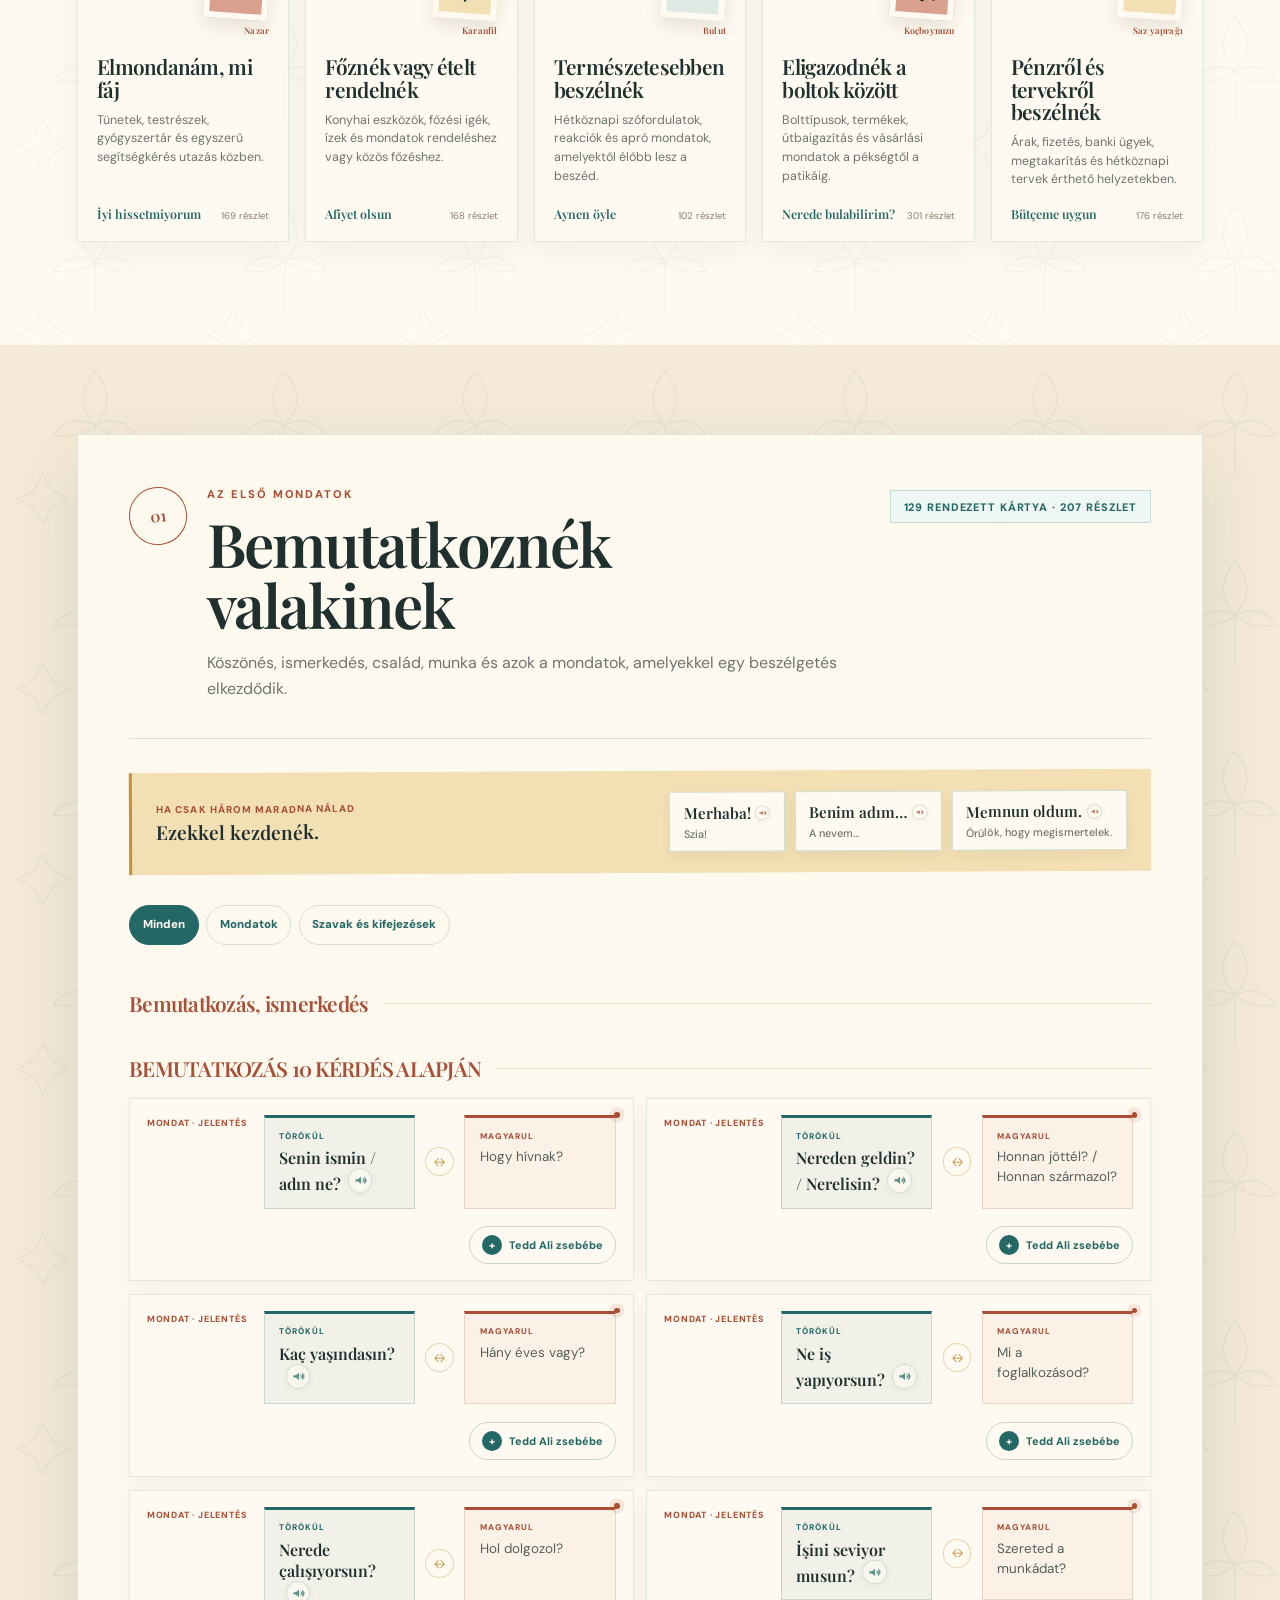
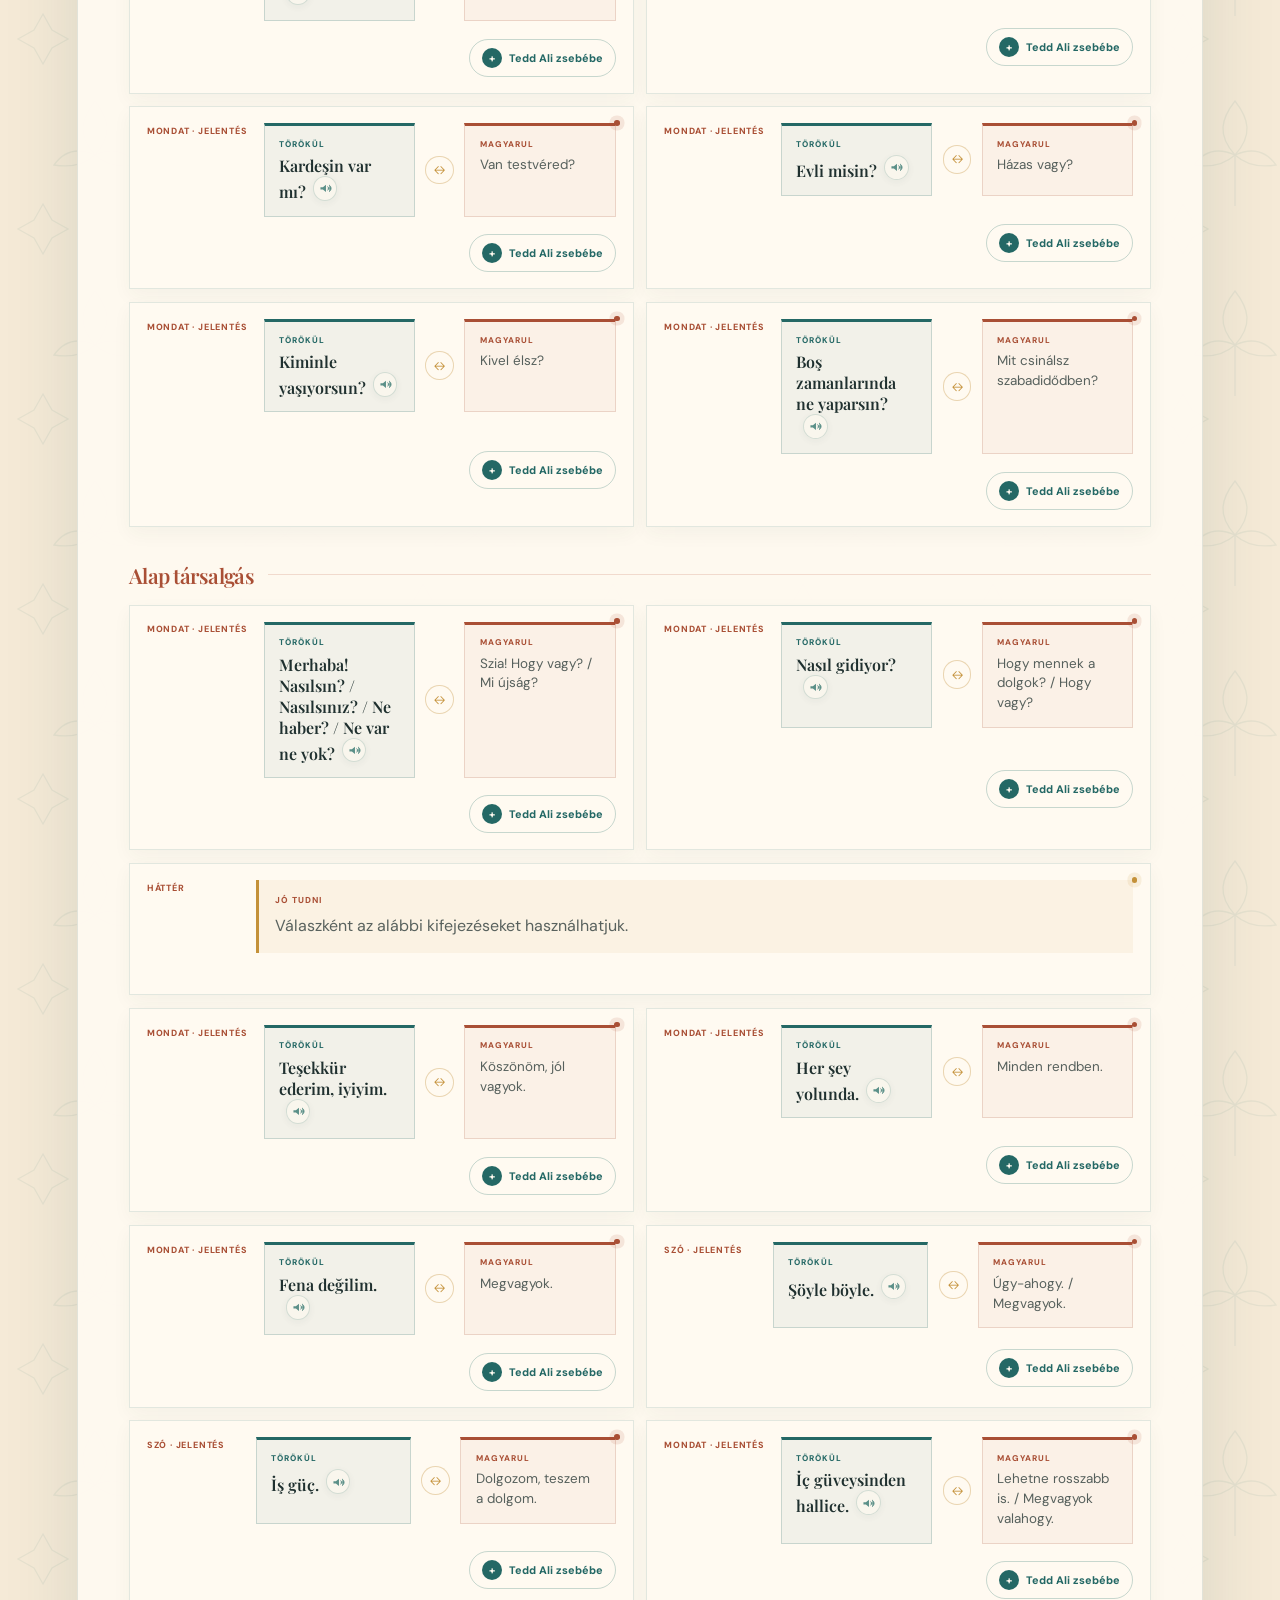
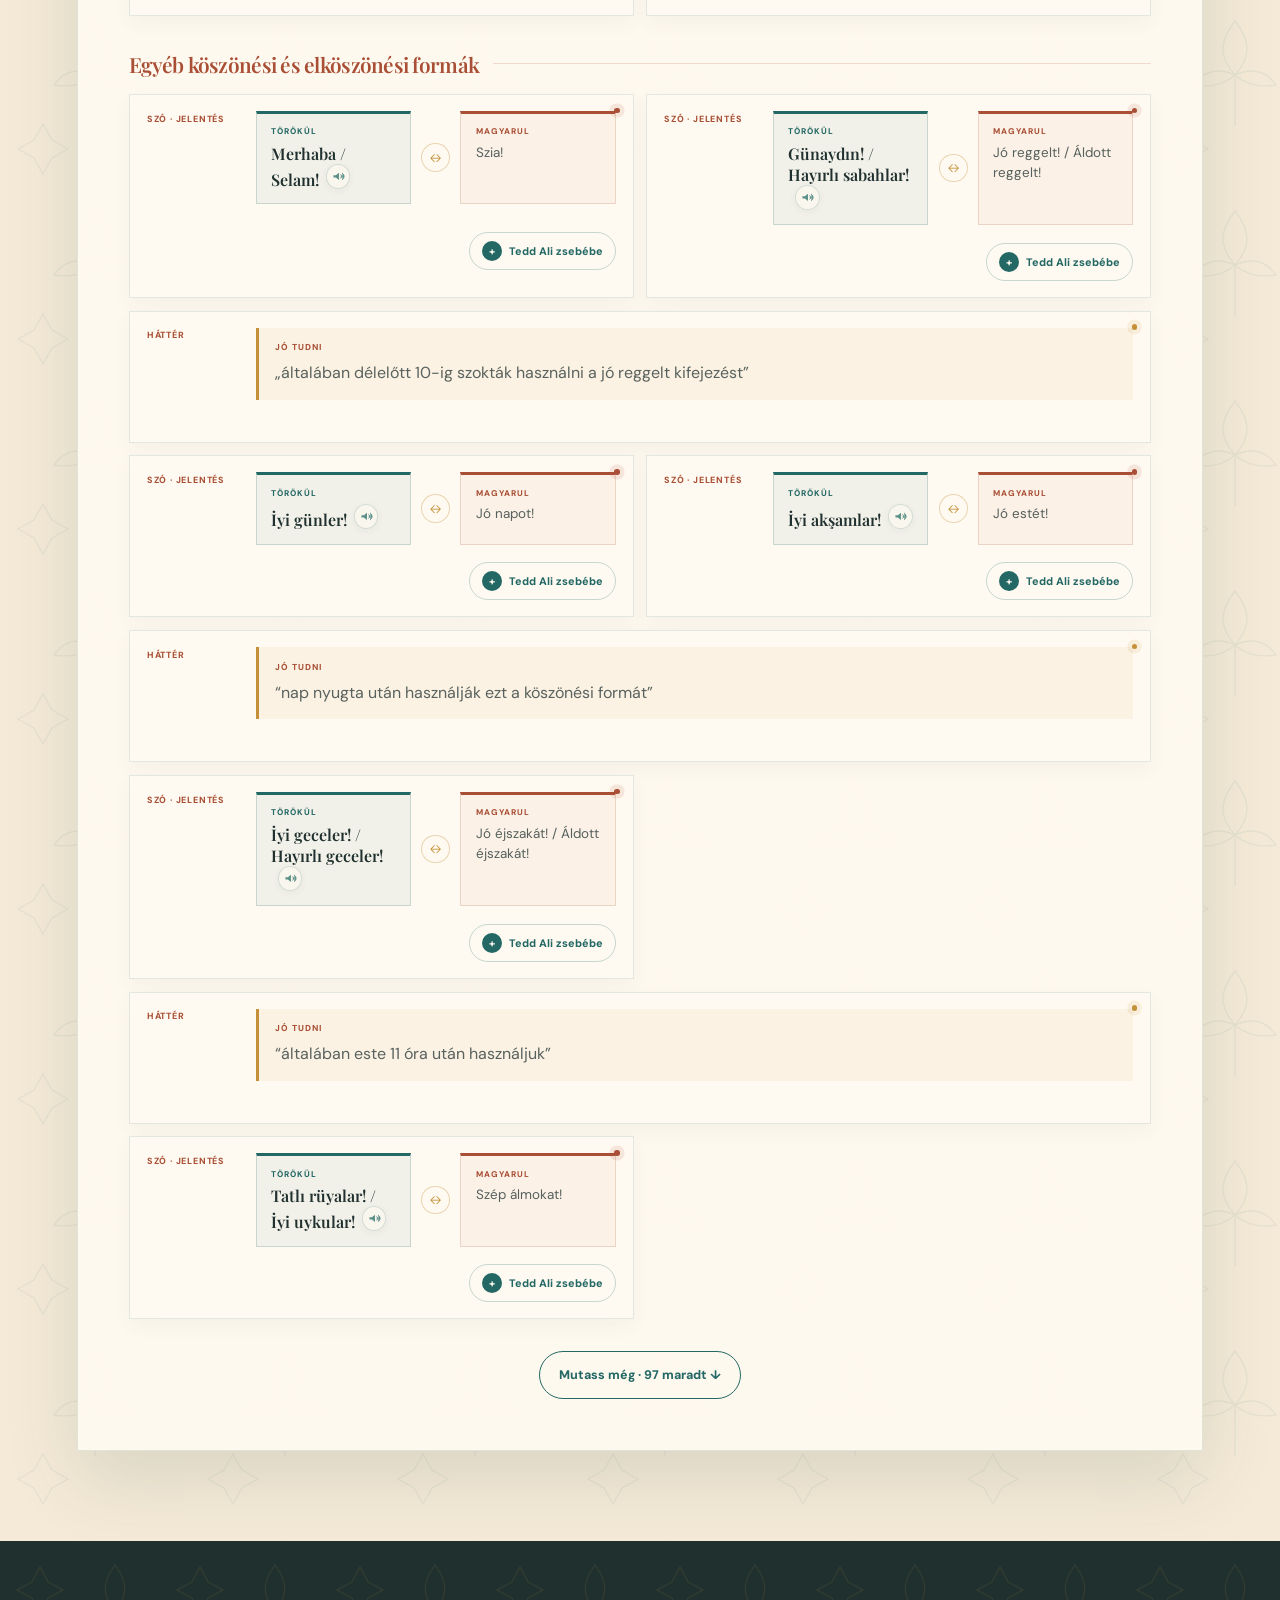
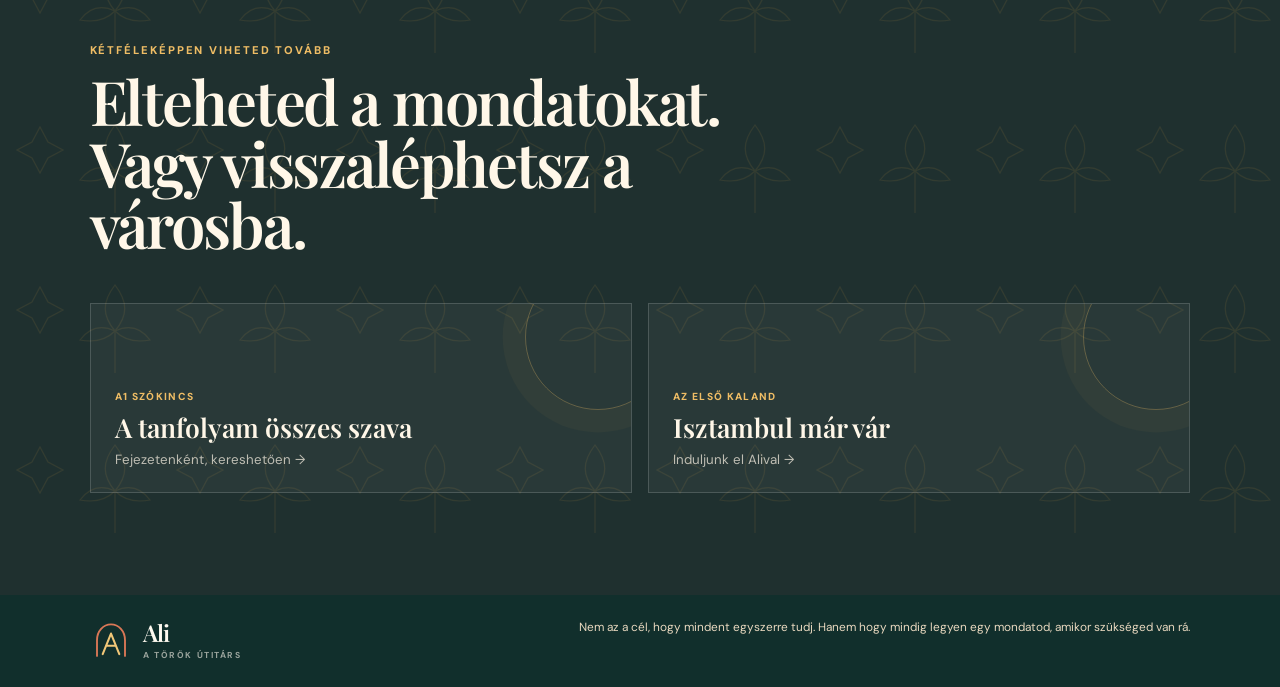
<file: helyzetek.html>
<!doctype html>
<html lang="hu">
<head>
  <meta charset="utf-8" />
  <meta name="viewport" content="width=device-width, initial-scale=1" />
  <meta name="description" content="Török mondatok és szavak élethelyzetek szerint, Ali teljes kalandtérképéből." />
  <title>Mit szeretnél elmondani? – Ali zsebében</title>
  <link rel="preconnect" href="https://fonts.googleapis.com" />
  <link rel="preconnect" href="https://fonts.gstatic.com" crossorigin />
  <link href="https://fonts.googleapis.com/css2?family=DM+Sans:wght@400;500;600;700&family=Playfair+Display:ital,wght@0,600;1,600&display=swap" rel="stylesheet" />
  <link rel="stylesheet" href="helyzetek.css?v=7" />
  <link rel="stylesheet" href="navigation.css?v=8" />
</head>
<body data-section="ali-zsebeben">
  <a class="skip-link" href="#helyzetek">Ugrás az élethelyzetekhez</a>

  <header class="site-header global-header header-solid">
    <a class="brand" href="index.html" aria-label="Vissza Ali kezdőoldalára">
      <span class="brand-mark" aria-hidden="true">
        <svg viewBox="0 0 48 48" focusable="false"><path class="mark-arch" d="M8 41V23C8 12.5 15.2 5 24 5s16 7.5 16 18v18" /><path class="mark-a" d="M14.5 39 24 15.5 33.5 39M18.5 29.5h11" /></svg>
      </span>
      <span><strong>Ali</strong><small>A török útitárs</small></span>
    </a>
    <button class="menu-toggle" type="button" aria-expanded="false" aria-controls="site-navigation"><span></span><span></span><span></span><b>Menü</b></button>
    <nav class="site-navigation" id="site-navigation" aria-label="Főmenü">
      <a class="nav-item" data-nav-section="kalandok" href="index.html#journey">Kalandok</a>
      <div class="nav-group" data-nav-section="ali-zsebeben">
        <button class="nav-item nav-group-trigger" type="button" aria-expanded="false">Ali zsebében <span aria-hidden="true">⌄</span></button>
        <div class="nav-popover">
          <p><strong>Amit már együtt megtaláltunk</strong><small>A mondatok, amelyek útközben veled maradtak.</small></p>
          <a href="szavak.html#abc"><span lang="tr">Alfabe</span><small>A török ábécé 29 betűje</small></a>
          <a href="szavak.html#szotar"><span>A1 szókincs</span><small>17 Ali-lecke összes szava</small></a>
          <a href="zseb.html#sajat-szavaim"><span>Saját szavaim</span><small>Elmentett mondatok és tanulókártyák</small></a>
        </div>
      </div>
      <div class="nav-group" data-nav-section="fedezd-fel">
        <button class="nav-item nav-group-trigger" type="button" aria-expanded="false">Fedezd fel <span aria-hidden="true">⌄</span></button>
        <div class="nav-popover nav-popover-small">
          <p><strong>Törökország Ali szemével</strong><small>Ízek, helyek és történetek.</small></p>
          <a href="torok-konyha.html?v=20260719-5"><span>Török konyha</span><small>Ali már megterített</small></a>
          <a href="isztambul-helyei.html"><span>Isztambul helyei</span><small>A város, amely visszahív</small></a>
        </div>
      </div>
      <a class="nav-item nav-journal-link" href="arfolyam.html"><span aria-hidden="true">₺</span> Mennyi az annyi?</a>
    </nav>
  </header>

  <main>
    <section class="situation-hero" aria-labelledby="page-title">
      <div class="hero-whispers" aria-hidden="true"><span>Ne söylemek istersin?</span><span>Ali’nin cebinden</span><span>Birlikte buluruz.</span></div>
      <div class="situation-hero-copy">
        <p class="eyebrow">Ali zsebében · a teljes térkép</p>
        <h1 id="page-title">Mit szeretnél elmondani?</h1>
        <p class="hero-lead">Nem leckét választasz. Hanem egy helyzetet, amelyben jól jönne néhány török mondat.</p>
        <div class="ali-letter">
          <span class="letter-seal" aria-hidden="true">A</span>
          <p><small>Ali jegyzete</small><strong>Mondd el, mire készülsz. Megkeressük hozzá a szavakat.</strong></p>
        </div>
        <a class="hero-link" href="#helyzetek">Mutasd a helyzeteket <span aria-hidden="true">↓</span></a>
      </div>

      <div class="paper-archive" aria-hidden="true">
        <div class="archive-sheet sheet-back"></div>
        <div class="archive-sheet sheet-middle"></div>
        <div class="archive-sheet sheet-front">
          <span class="archive-kicker">Ali kis gyűjteménye</span>
          <strong>10 helyzet.<br />Egy nyitott város.</strong>
          <div class="archive-motifs">
            <span class="motif-card motif-tulip"><i></i></span>
            <span class="motif-card motif-saz"><i></i></span>
            <span class="motif-card motif-cintemani"><i></i></span>
          </div>
          <em>Aradığın cümle burada olabilir.</em>
        </div>
        <div class="archive-tabs">
          <span>01</span><span>02</span><span>03</span><span>04</span><span>05</span>
          <span>06</span><span>07</span><span>08</span><span>09</span><span>10</span>
        </div>
        <span class="archive-stamp"><b>İstanbul</b><small>Ali’nin cebinde</small></span>
      </div>
    </section>

    <section class="situation-picker" id="helyzetek" aria-labelledby="picker-title">
      <div class="picker-heading">
        <div>
          <p class="eyebrow">Mire készülsz?</p>
          <h2 id="picker-title">Válassz egy élethelyzetet.</h2>
          <p>Mindegyik fiókban mondatok, szavak és rövid beszélgetések várnak. Nem kell sorrendben haladnod.</p>
        </div>
        <form class="map-search" id="map-search-form" role="search">
          <label for="map-search">Keresés az egész térképen</label>
          <span class="search-control">
            <input id="map-search" type="search" autocomplete="off" aria-describedby="search-feedback" placeholder="például: gyógyszertár, piros, köszönöm…" />
            <button class="search-submit" type="submit">Mutasd <span aria-hidden="true">→</span></button>
          </span>
          <small id="search-feedback" aria-live="polite">Törökül és magyarul is kereshetsz.</small>
        </form>
      </div>
      <div class="topic-grid" id="topic-grid" aria-label="Élethelyzetek"></div>
    </section>

    <section class="library" id="kifejezesek" aria-labelledby="library-title">
      <div class="library-paper">
        <header class="library-heading">
          <div class="library-title-wrap">
            <span class="library-number" id="library-number">01</span>
            <div><p class="eyebrow" id="library-kicker">Az első mondatok</p><h2 id="library-title">Bemutatkoznék valakinek</h2><p id="library-description"></p></div>
          </div>
          <p class="library-count" id="library-count" aria-live="polite"></p>
        </header>

        <aside class="context-return" id="context-return" hidden>
          <div><span>Ali asztalától érkeztél</span><strong>Most a teljes konyhai zsebet lapozod.</strong></div>
          <a href="torok-konyha.html?v=20260719-5#mondatok">Vissza az asztalhoz <span aria-hidden="true">→</span></a>
        </aside>

        <div class="starter-pocket" id="starter-pocket">
          <div><span>Ha csak három maradna nálad</span><strong>Ezekkel kezdenék.</strong></div>
          <div class="starter-phrases" id="starter-phrases"></div>
        </div>

        <div class="library-toolbar">
          <div class="kind-filters" id="kind-filters" aria-label="Tartalomtípus szűrése">
            <button class="active" type="button" data-kind="all" aria-pressed="true">Minden</button>
            <button type="button" data-kind="sentences" aria-pressed="false">Mondatok</button>
            <button type="button" data-kind="words" aria-pressed="false">Szavak és kifejezések</button>
          </div>
          <button class="clear-search" id="clear-search" type="button" hidden>Keresés törlése</button>
        </div>

        <div class="entry-grid" id="entry-grid"></div>
        <div class="empty-state" id="empty-state" hidden><strong>Ez most nincs ebben a zsebben.</strong><p>Próbáld egy rövidebb szóval, vagy válassz másik élethelyzetet.</p></div>
        <div class="load-more-wrap"><button class="load-more" id="load-more" type="button">Mutass még <span aria-hidden="true">↓</span></button></div>
      </div>
    </section>

    <section class="next-steps" aria-labelledby="next-title">
      <p class="eyebrow">Kétféleképpen viheted tovább</p>
      <h2 id="next-title">Elteheted a mondatokat. Vagy visszaléphetsz a városba.</h2>
      <div class="next-grid">
            <a href="szavak.html#szotar"><span>A1 szókincs</span><strong>A tanfolyam összes szava</strong><small>Fejezetenként, kereshetően →</small></a>
        <a href="index.html?start=1"><span>Az első kaland</span><strong>Isztambul már vár</strong><small>Induljunk el Alival →</small></a>
      </div>
    </section>
  </main>

  <footer class="situation-footer">
    <a class="brand footer-brand" href="index.html" aria-label="Ali – A török útitárs kezdőoldala"><span class="brand-mark" aria-hidden="true"><svg viewBox="0 0 48 48" focusable="false"><path class="mark-arch" d="M8 41V23C8 12.5 15.2 5 24 5s16 7.5 16 18v18" /><path class="mark-a" d="M14.5 39 24 15.5 33.5 39M18.5 29.5h11" /></svg></span><span><strong>Ali</strong><small>A török útitárs</small></span></a>
    <p>Nem az a cél, hogy mindent egyszerre tudj. Hanem hogy mindig legyen egy mondatod, amikor szükséged van rá.</p>
  </footer>

<script src="navigation.js?v=7"></script>
  <script src="helyzetek-data.js?v=3"></script>
  <script src="helyzetek-pairing.js?v=2"></script>
  <script src="helyzetek-normalizer.js?v=3"></script>
<script src="helyzetek.js?v=11"></script>
</body>
</html>
</file>
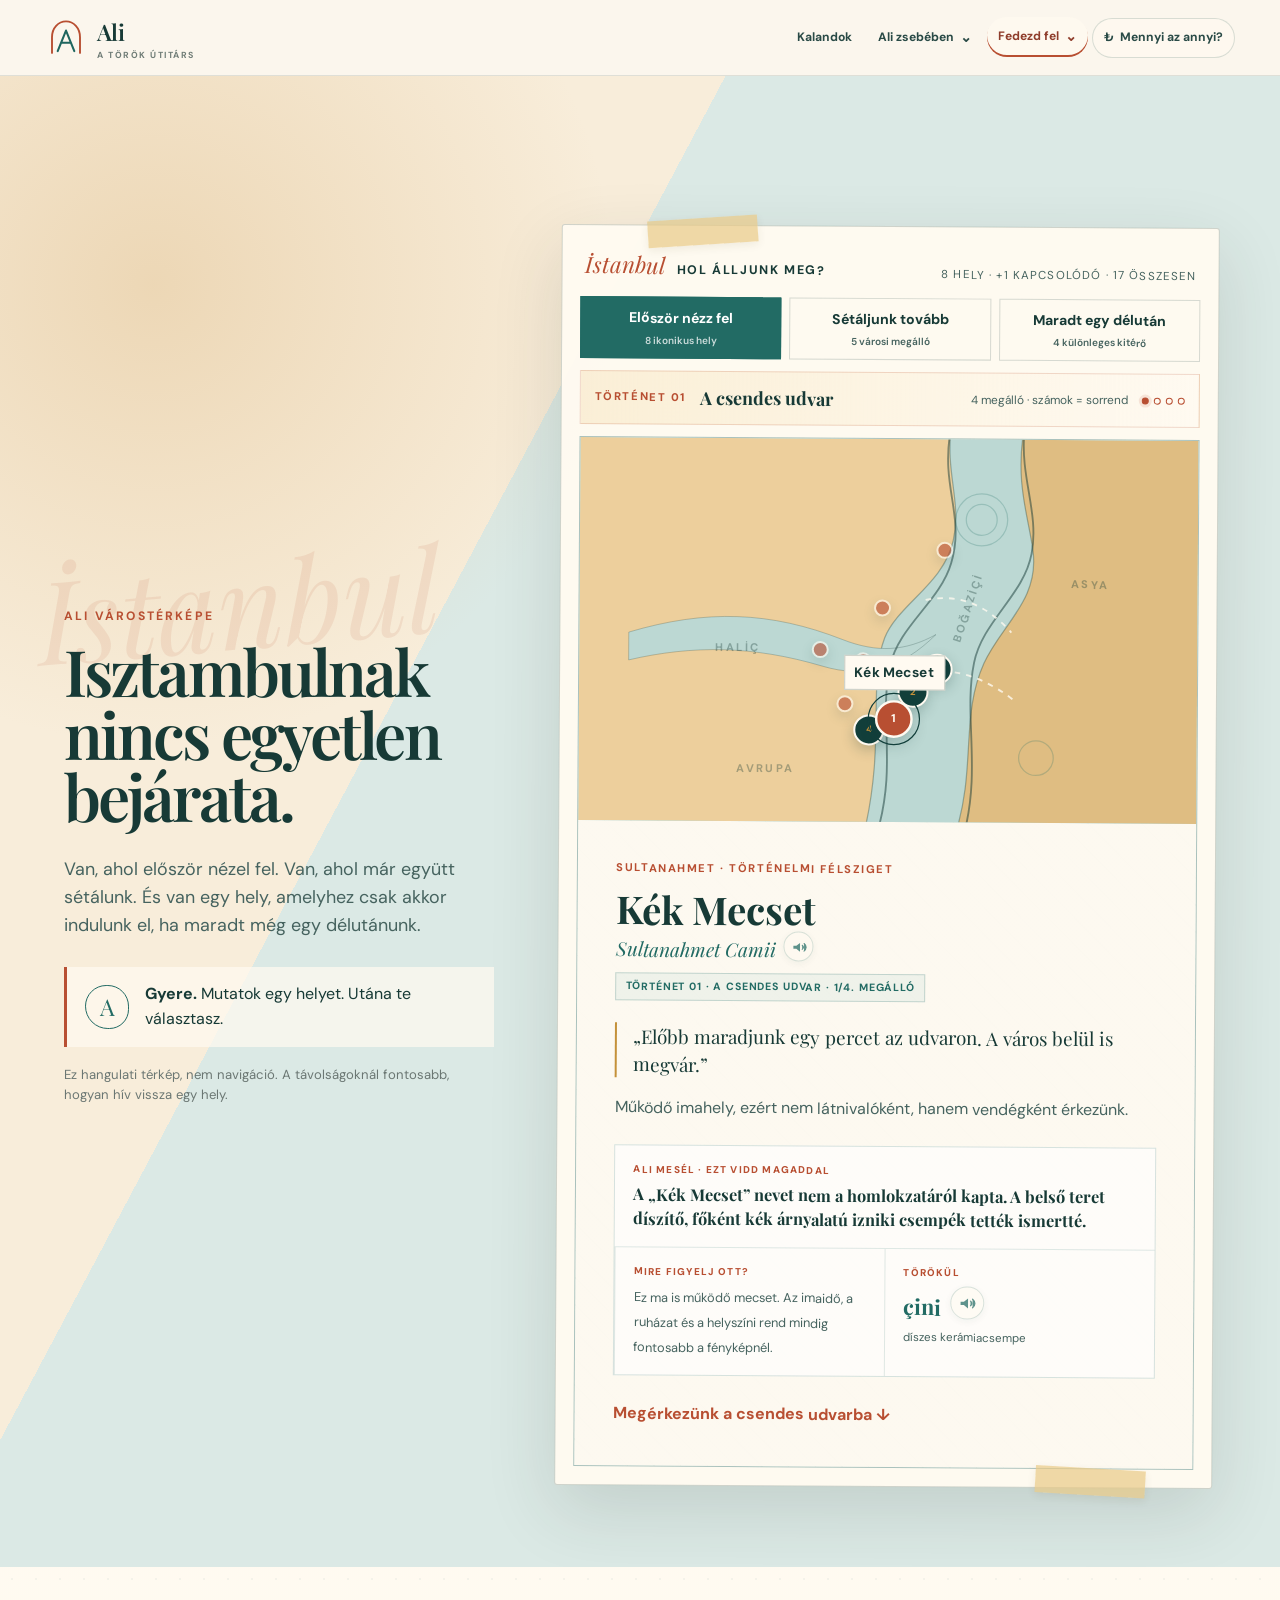
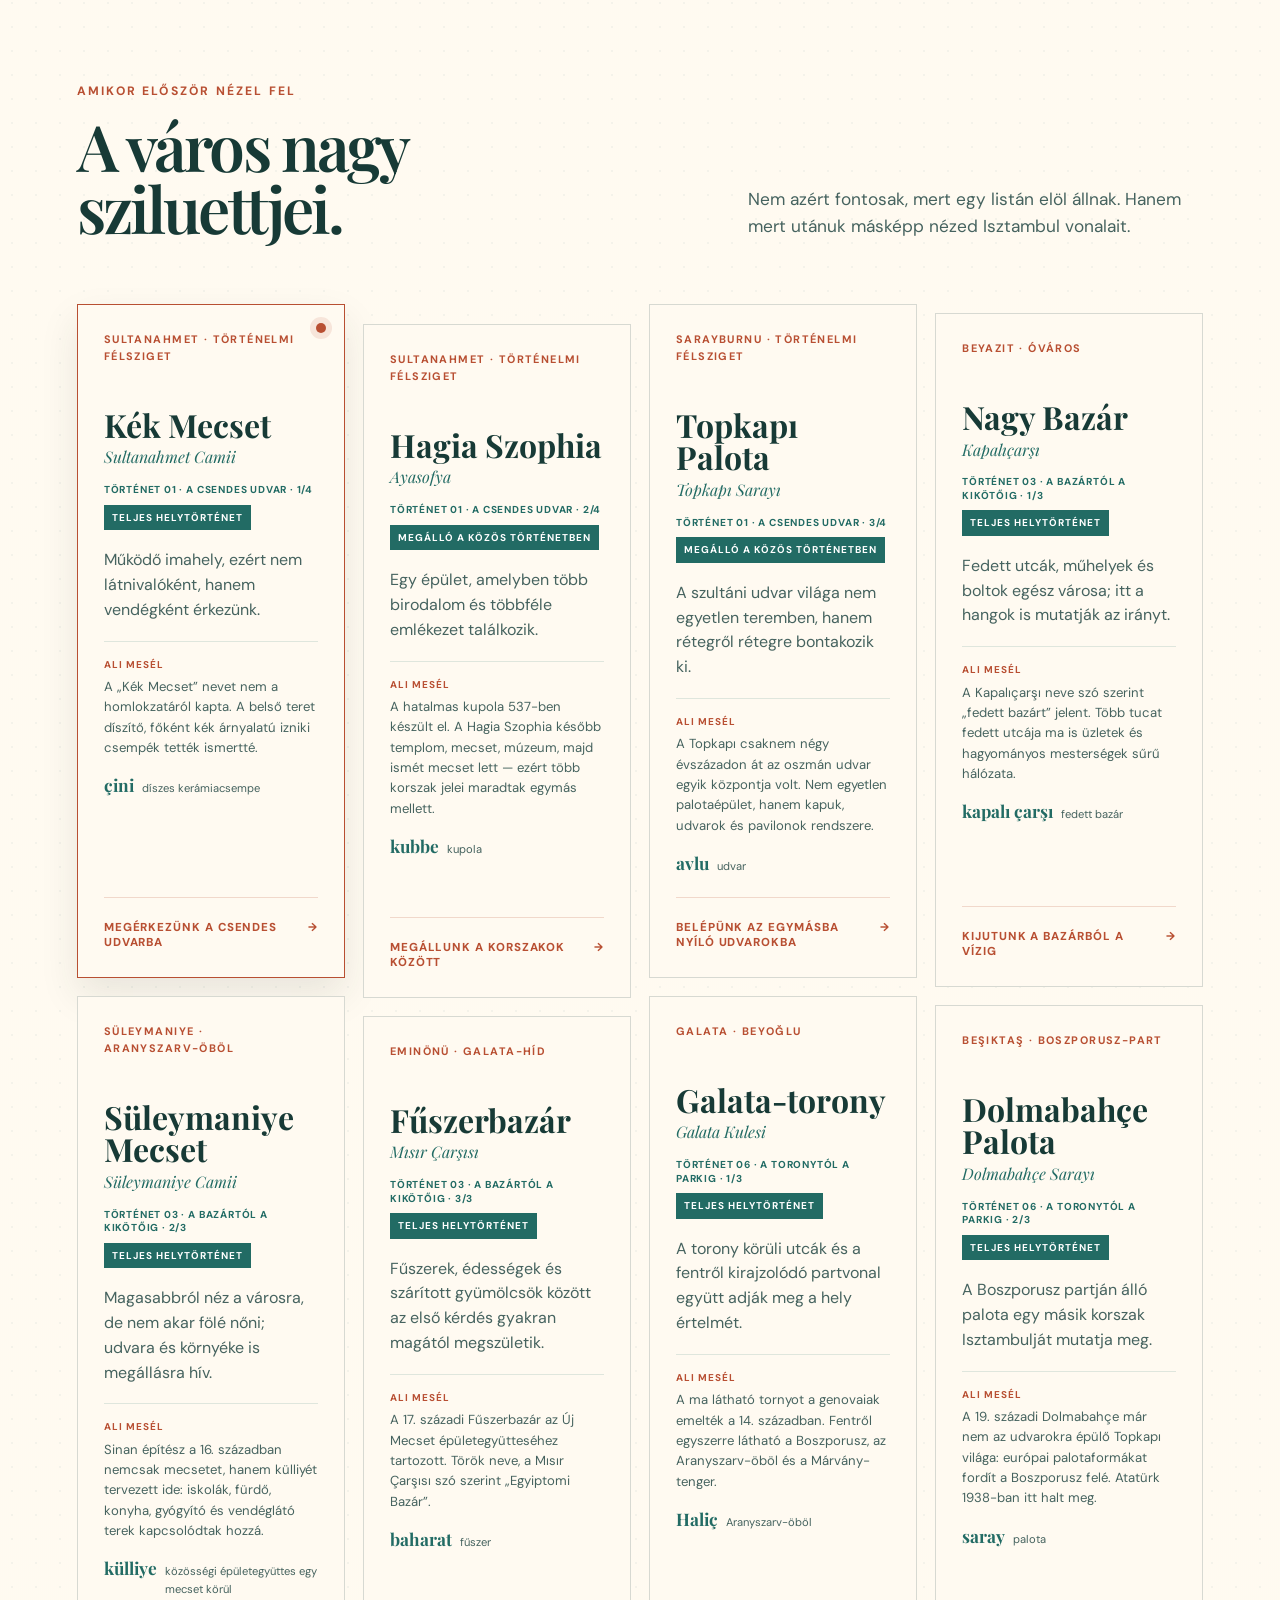
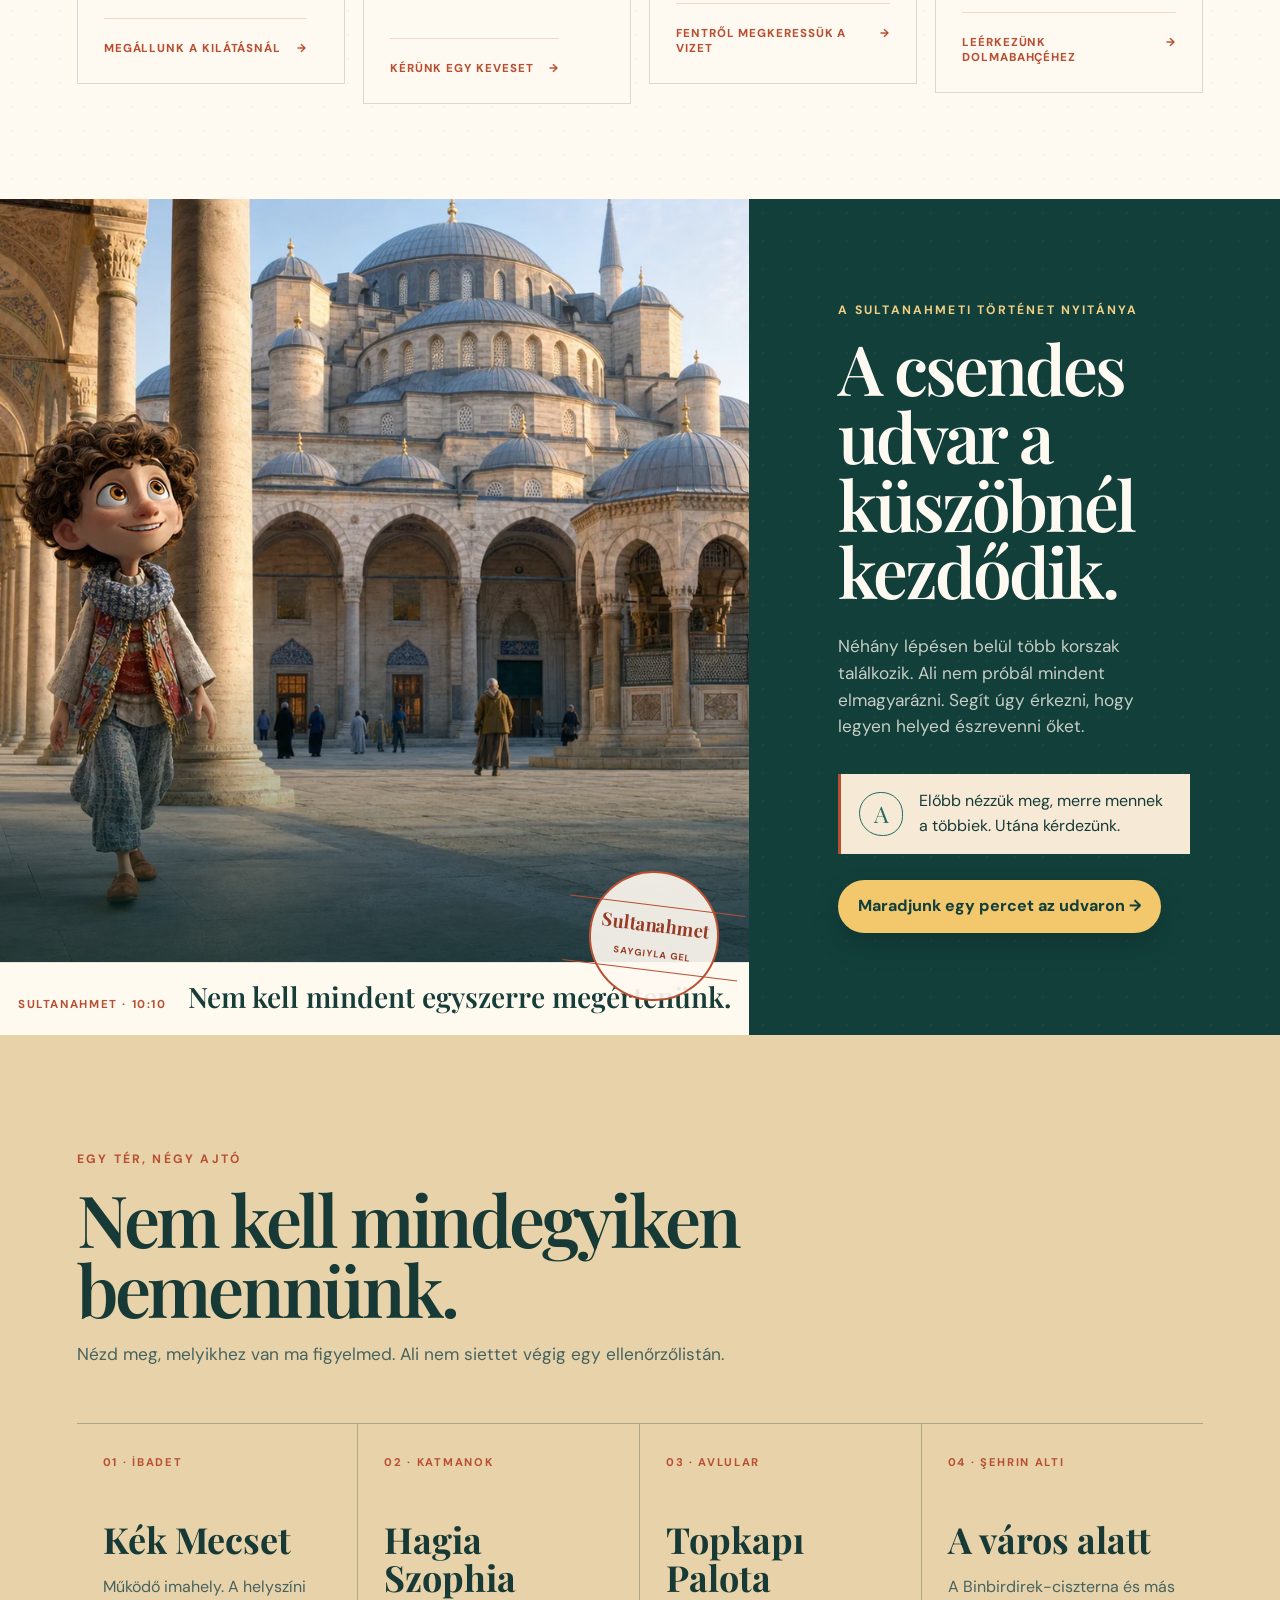
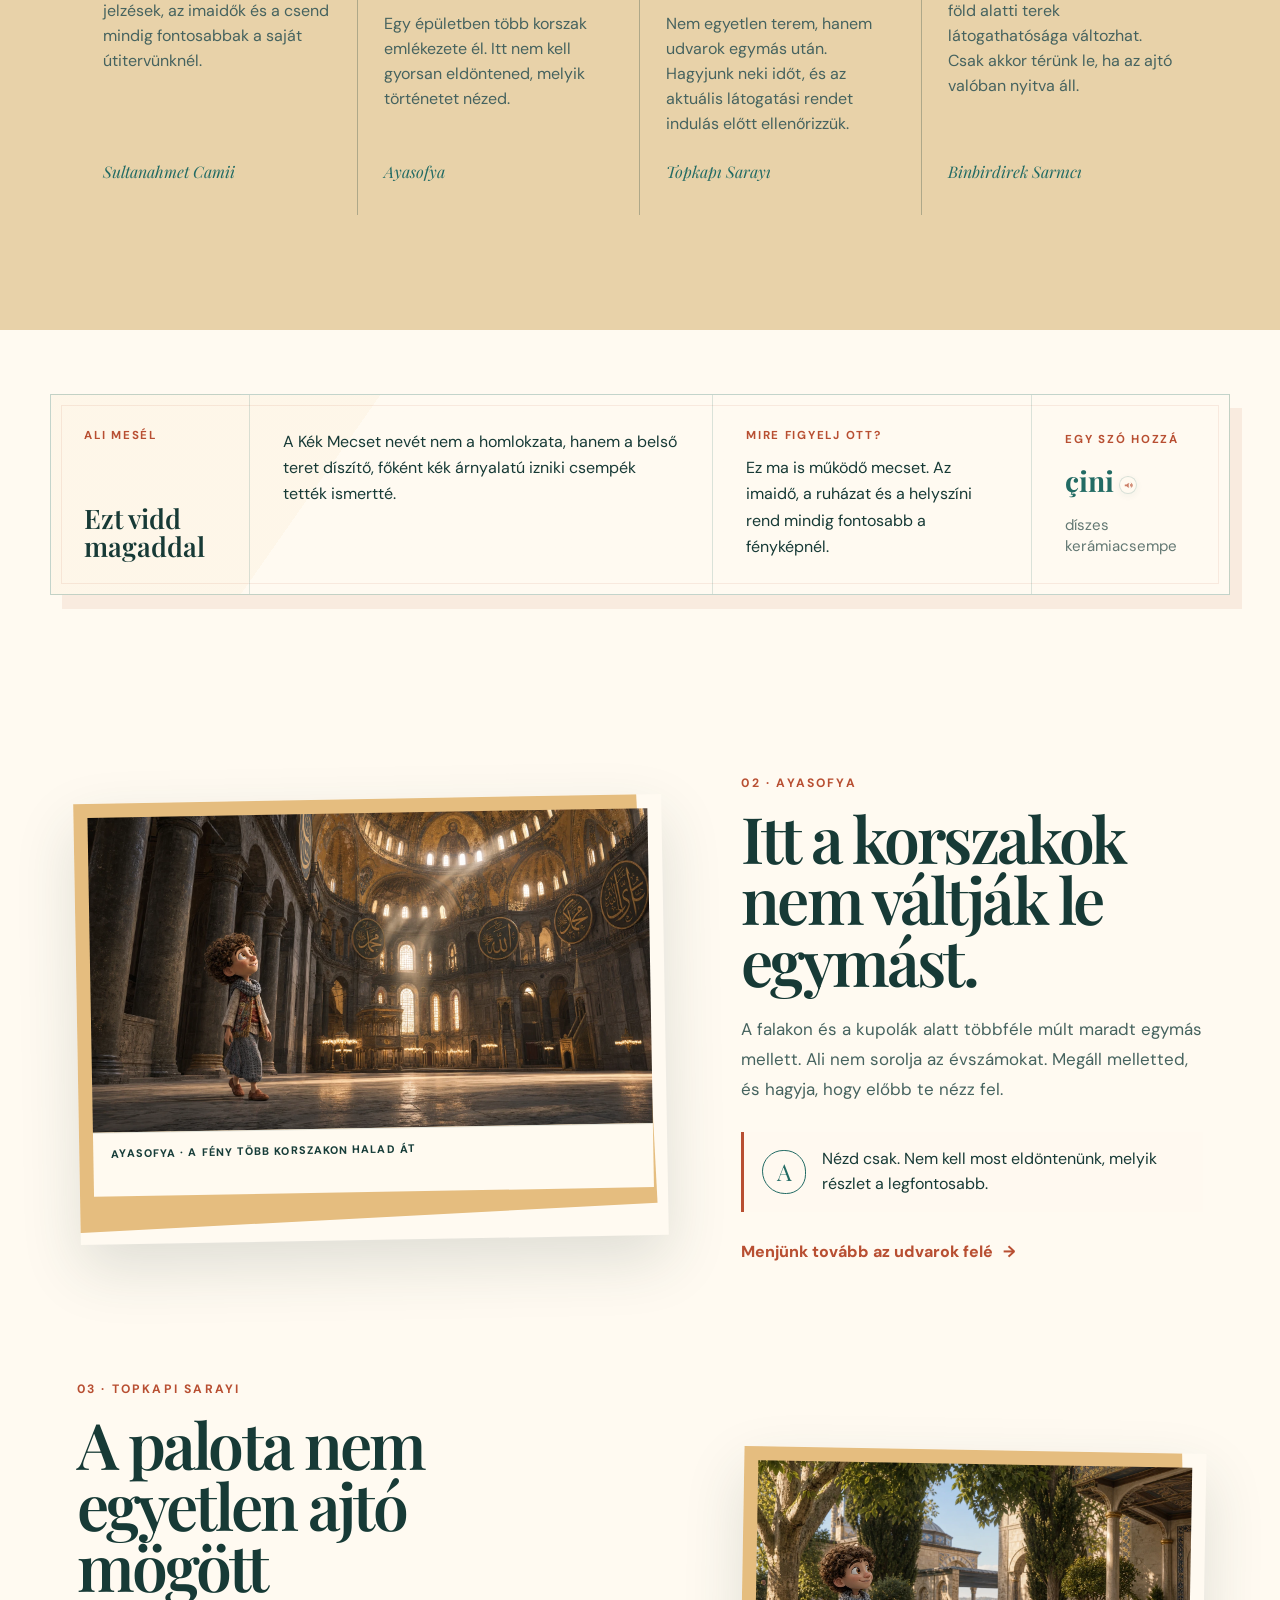
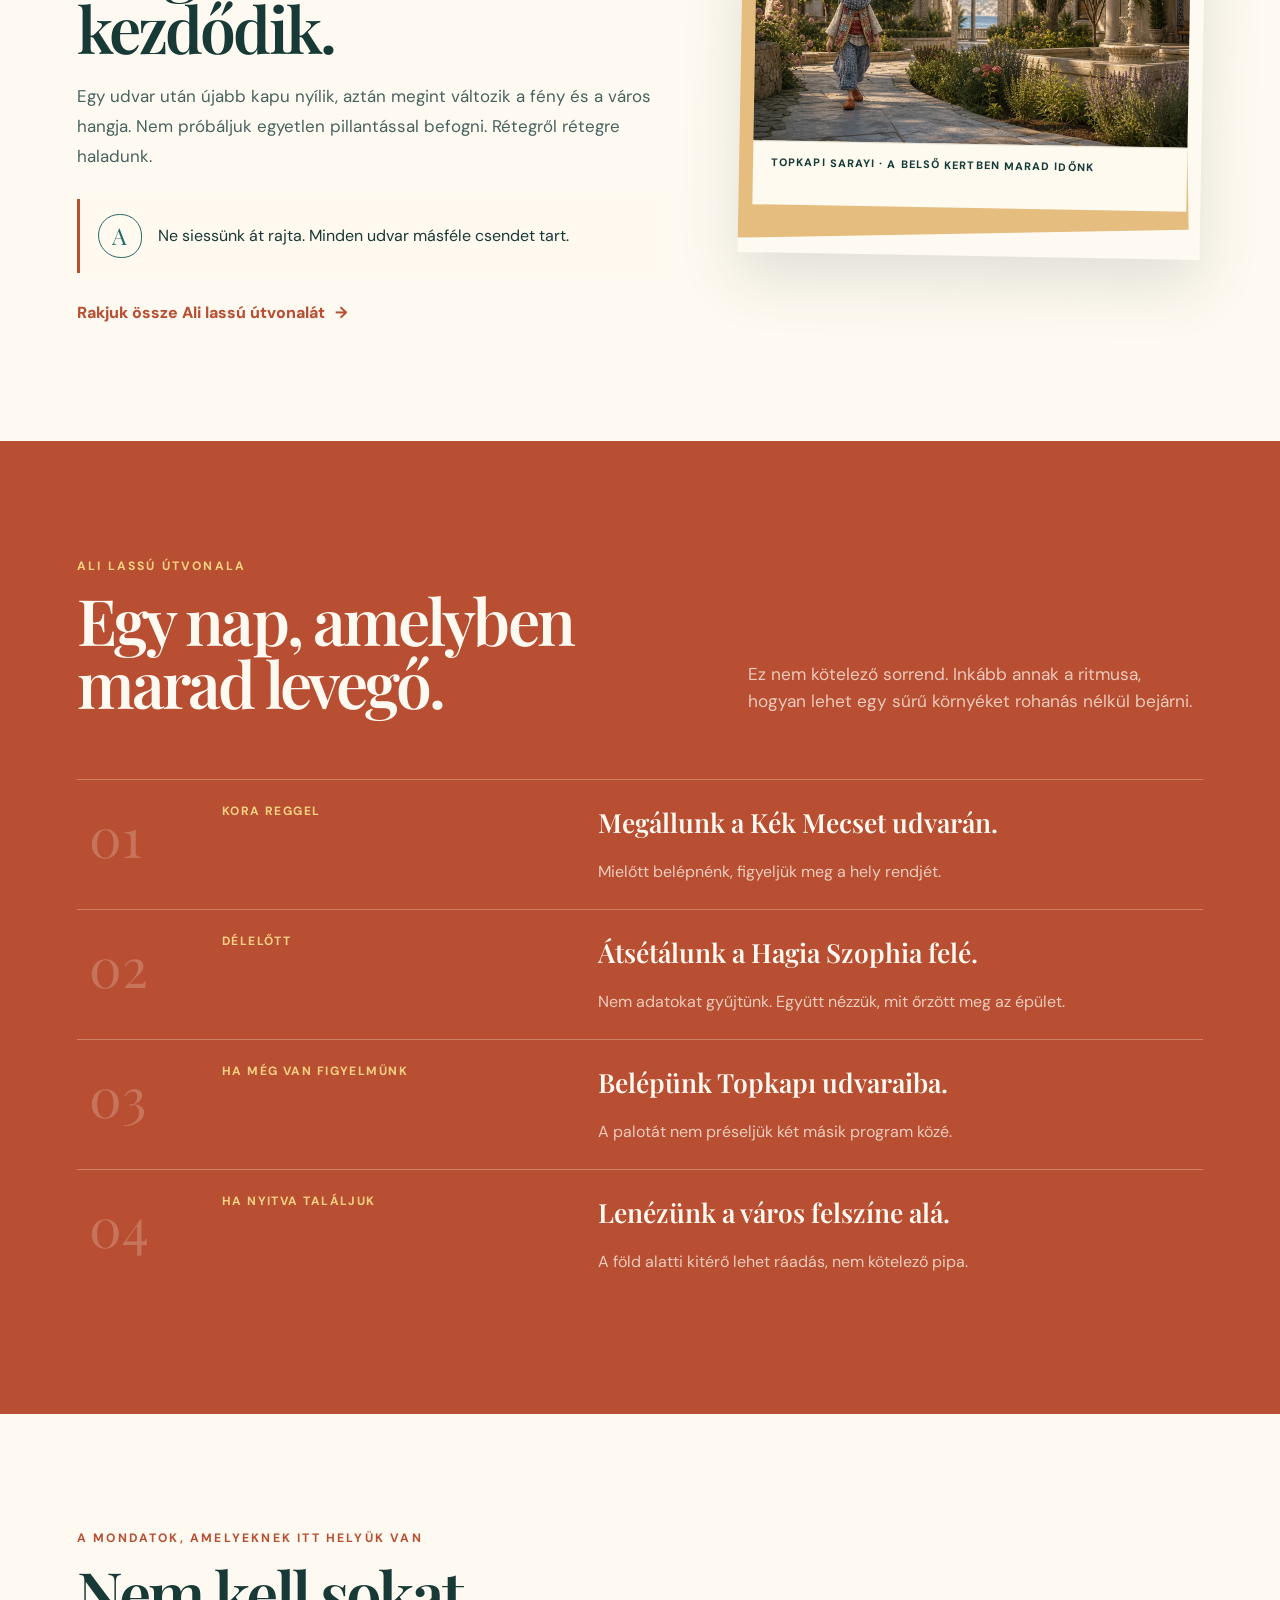
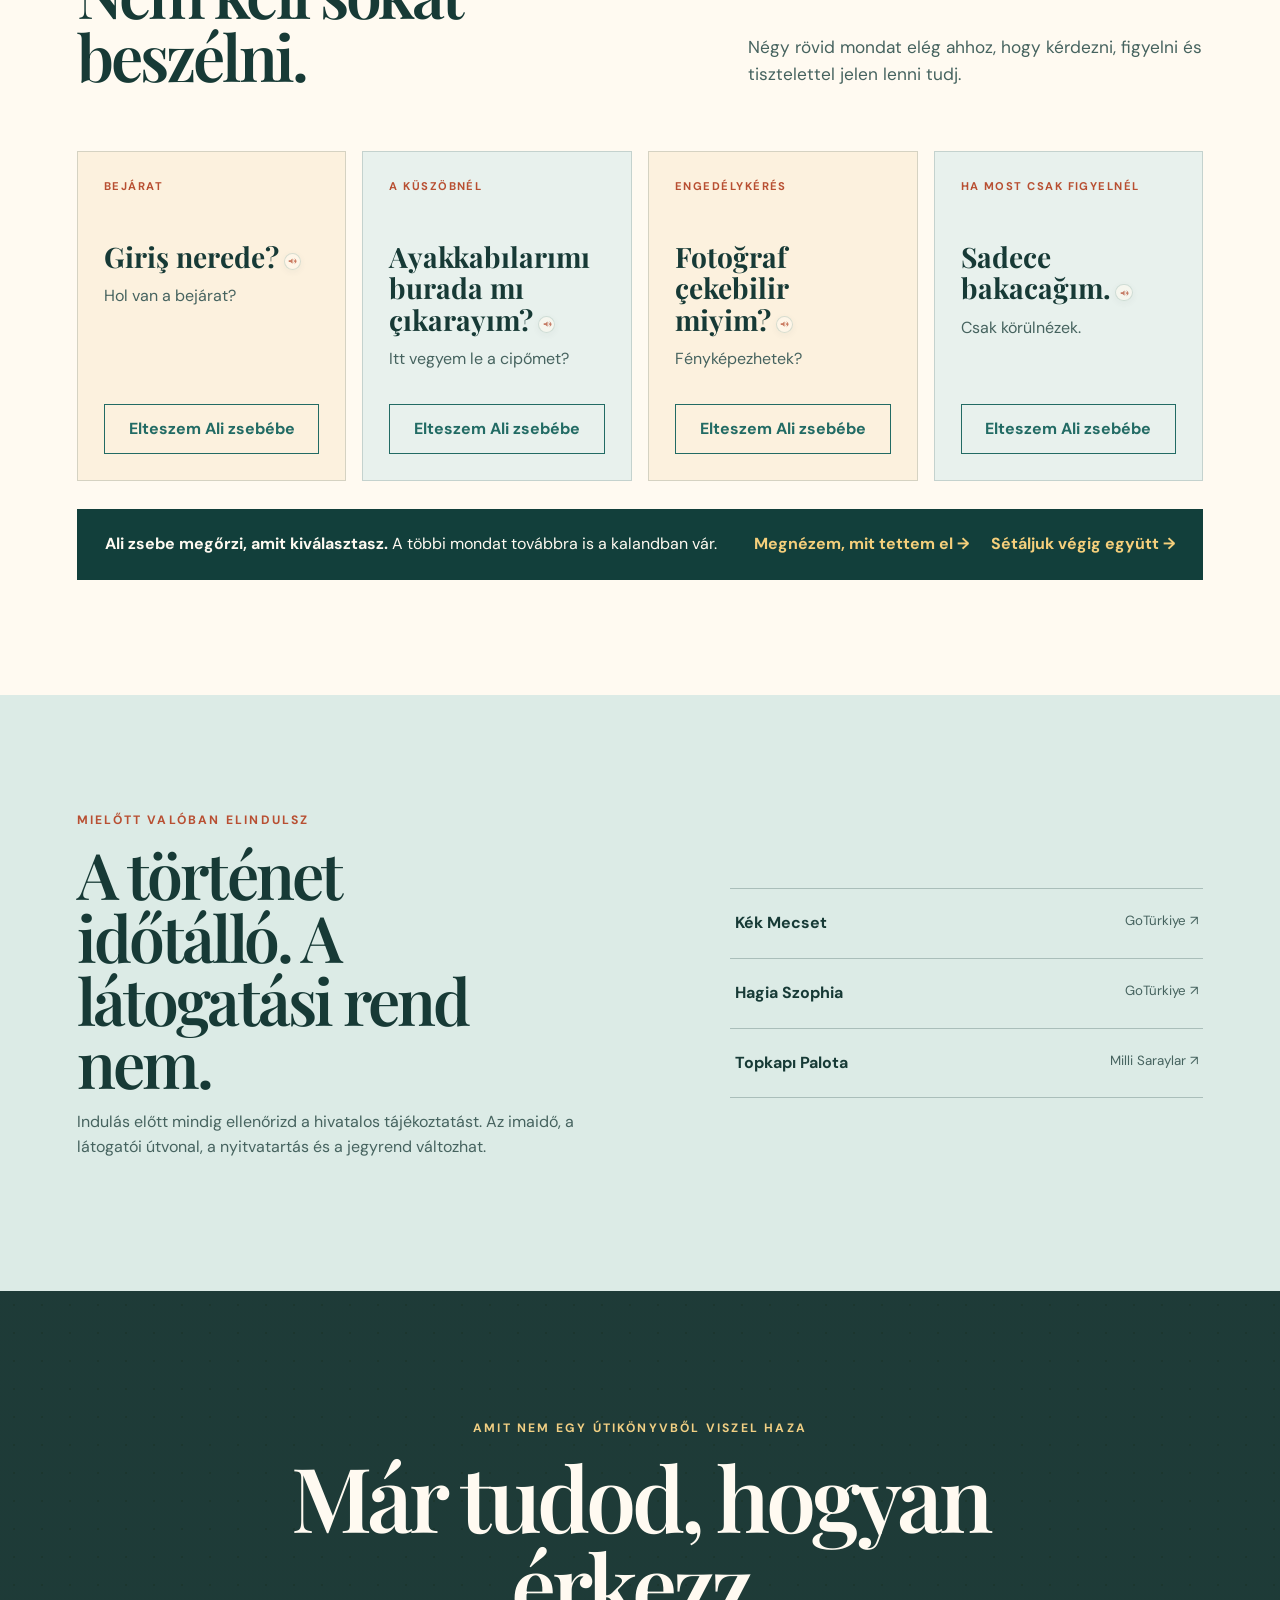
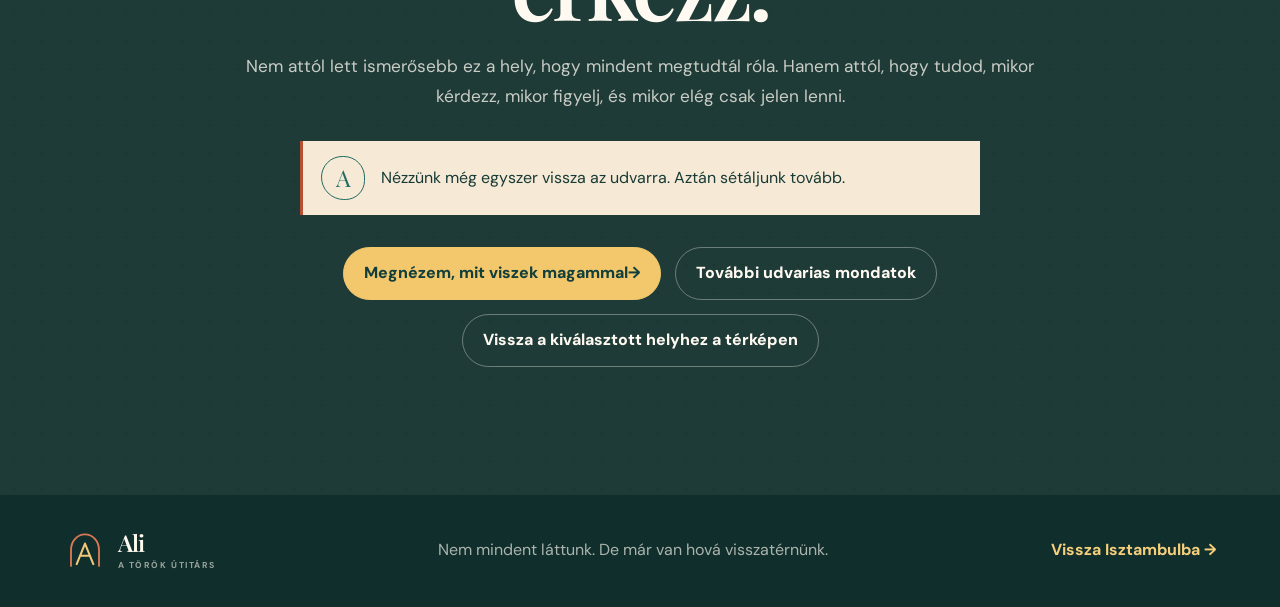
<file: isztambul-helyei.html>
<!doctype html>
<html lang="hu">
<head>
  <meta charset="utf-8" />
  <meta name="viewport" content="width=device-width, initial-scale=1" />
  <meta name="description" content="Fedezd fel Isztambult Ali hangulati térképén: ikonikus helyek, élő negyedek, egy sultanahmeti séta és egy saját délután Kadıköyben." />
  <title>Isztambul helyei · Ali várostérképe</title>
  <link rel="preconnect" href="https://fonts.googleapis.com" />
  <link rel="preconnect" href="https://fonts.gstatic.com" crossorigin />
  <link href="https://fonts.googleapis.com/css2?family=DM+Sans:wght@400;500;600;700&family=Playfair+Display:ital,wght@0,600;1,600&display=swap" rel="stylesheet" />
  <link rel="stylesheet" href="isztambul-helyei.css?v=16" />
  <link rel="stylesheet" href="story-caption-safe.css?v=2" />
  <link rel="stylesheet" href="story-learning-layer.css?v=1" />
  <link rel="stylesheet" href="navigation.css?v=8" />
</head>
<body data-section="fedezd-fel">
  <a class="skip-link" href="#varosterkep">Ugrás Isztambul térképéhez</a>

  <header class="site-header global-header header-solid">
    <a class="brand" href="index.html" aria-label="Vissza Ali kezdőoldalára">
      <span class="brand-mark" aria-hidden="true"><svg viewBox="0 0 48 48" focusable="false"><path class="mark-arch" d="M8 41V23C8 12.5 15.2 5 24 5s16 7.5 16 18v18" /><path class="mark-a" d="M14.5 39 24 15.5 33.5 39M18.5 29.5h11" /></svg></span>
      <span><strong>Ali</strong><small>A török útitárs</small></span>
    </a>
    <button class="menu-toggle" type="button" aria-expanded="false" aria-controls="site-navigation"><span></span><span></span><span></span><b>Menü</b></button>
    <nav class="site-navigation" id="site-navigation" aria-label="Főmenü">
      <a class="nav-item" data-nav-section="kalandok" href="index.html#journey">Kalandok</a>
      <div class="nav-group" data-nav-section="ali-zsebeben">
        <button class="nav-item nav-group-trigger" type="button" aria-expanded="false">Ali zsebében <span aria-hidden="true">⌄</span></button>
        <div class="nav-popover">
          <p><strong>Amit már együtt megtaláltunk</strong><small>A mondatok, amelyek útközben veled maradtak.</small></p>
          <a href="szavak.html#abc"><span lang="tr">Alfabe</span><small>A török ábécé 29 betűje</small></a>
          <a href="szavak.html#szotar"><span>A1 szókincs</span><small>17 Ali-lecke összes szava</small></a>
          <a href="zseb.html#sajat-szavaim"><span>Saját szavaim</span><small>Elmentett mondatok és tanulókártyák</small></a>
        </div>
      </div>
      <div class="nav-group" data-nav-section="fedezd-fel">
        <button class="nav-item nav-group-trigger" type="button" aria-expanded="true">Fedezd fel <span aria-hidden="true">⌄</span></button>
        <div class="nav-popover nav-popover-small">
          <p><strong>Törökország Ali szemével</strong><small>Ízek, helyek és történetek.</small></p>
          <a href="torok-konyha.html?v=20260719-5"><span>Török konyha</span><small>Ali már megterített</small></a>
          <a class="current" href="isztambul-helyei.html" aria-current="page"><span>Isztambul helyei</span><small>A város, amely visszahív</small></a>
        </div>
      </div>
      <a class="nav-item nav-journal-link" href="arfolyam.html"><span aria-hidden="true">₺</span> Mennyi az annyi?</a>
    </nav>
  </header>

  <main>
    <section class="places-hero" id="varosterkep" aria-labelledby="places-title">
      <div class="places-intro">
        <p class="eyebrow">Ali várostérképe</p>
        <h1 id="places-title">Isztambulnak nincs egyetlen bejárata.</h1>
        <p class="hero-lead">Van, ahol először nézel fel. Van, ahol már együtt sétálunk. És van egy hely, amelyhez csak akkor indulunk el, ha maradt még egy délutánunk.</p>
        <div class="ali-map-note"><span aria-hidden="true">A</span><p><strong>Gyere.</strong> Mutatok egy helyet. Utána te választasz.</p></div>
        <p class="map-disclaimer">Ez hangulati térkép, nem navigáció. A távolságoknál fontosabb, hogyan hív vissza egy hely.</p>
      </div>

      <div class="map-board">
        <div class="map-topline"><div><span>İstanbul</span><strong>Hol álljunk meg?</strong></div><small data-layer-count>8 hely · 1 kapcsolódó · 17 összesen</small></div>
        <div class="layer-tabs" role="tablist" aria-label="Isztambul felfedezési rétegei">
          <button type="button" role="tab" aria-selected="true" data-layer="first"><strong>Először nézz fel</strong><small>8 ikonikus hely</small></button>
          <button type="button" role="tab" aria-selected="false" data-layer="walk" tabindex="-1"><strong>Sétáljunk tovább</strong><small>5 városi megálló</small></button>
          <button type="button" role="tab" aria-selected="false" data-layer="afternoon" tabindex="-1"><strong>Maradt egy délután</strong><small>4 különleges kitérő</small></button>
        </div>

        <div class="journey-thread" aria-live="polite">
          <span data-journey-number>Történet 01</span>
          <strong data-journey-name>A csendes udvar</strong>
          <small data-journey-count>4 megálló · számok = sorrend</small>
          <span class="journey-thread-dots" data-journey-dots aria-hidden="true"></span>
        </div>

        <div class="map-stage">
          <div class="map-canvas" aria-label="Isztambul hangulati térképe">
            <svg viewBox="0 0 1000 620" role="img" aria-label="Isztambul európai és ázsiai oldalának stilizált térképe a Boszporusszal">
              <rect width="1000" height="620" class="map-water" />
              <path class="map-land" d="M-20-20H600c-10 74 18 122 4 184-15 70-89 104-110 158-27 72 3 171-32 318H-20Z" />
              <path class="map-land map-land-asia" d="M718-20H1020V640H610c34-109 7-193 45-278 28-63 90-103 78-184-8-56-30-111-15-198Z" />
              <path class="golden-horn" d="M80 315c125-38 229-35 346 10 55 21 101 19 151-9-55 55-112 73-184 52-111-32-208-33-313-8Z" />
              <path class="coast-line" d="M598-10c-14 89 25 135 3 210-18 63-84 102-98 167-18 83 13 163-20 273" />
              <path class="coast-line" d="M718-10c-6 72 25 129 13 194-12 67-79 110-92 177-17 85 13 170-15 279" />
              <path class="ferry-line" d="M515 390c62-28 125-17 188 31" />
              <path class="ferry-line" d="M560 260c54-11 98 7 139 52" />
              <g class="map-ripples"><circle cx="650" cy="130" r="25" /><circle cx="650" cy="130" r="42" /><circle cx="740" cy="515" r="28" /></g>
              <text x="255" y="540">AVRUPA</text><text x="795" y="240">ASYA</text><text x="616" y="330" transform="rotate(-72 616 330)">BOĞAZİÇİ</text><text x="220" y="345">HALİÇ</text>
            </svg>
            <svg class="journey-route-layer" viewBox="0 0 1000 620" aria-hidden="true" preserveAspectRatio="none">
              <path data-journey-route></path>
            </svg>
            <div class="map-pins" id="map-pins"></div>
          </div>

          <article class="map-detail" id="map-detail" aria-live="polite">
            <span data-place-zone>Sultanahmet · történelmi félsziget</span>
            <h2 data-place-name>Kék Mecset</h2>
            <p data-place-turkish lang="tr">Sultanahmet Camii</p>
            <p class="map-journey" data-place-journey>Történet 01 · A csendes udvar · 1/4. megálló</p>
            <blockquote data-place-invitation>„Előbb maradjunk egy percet az udvaron. A város belül is megvár.”</blockquote>
            <p data-place-summary>Működő imahely, ezért nem látnivalóként, hanem vendégként érkezünk.</p>
            <div class="place-knowledge" aria-label="A hely legfontosabb tudnivalói">
              <p class="knowledge-fact"><span>Ali mesél · ezt vidd magaddal</span><strong data-place-fact>A Kék Mecset nevét a belső teret díszítő, főként kék izniki csempékről kapta.</strong></p>
              <p class="knowledge-notice"><span>Mire figyelj ott?</span><span data-place-notice>Ez ma is működő mecset. Az imaidő és a helyszíni rend mindig fontosabb a fényképnél.</span></p>
              <p class="knowledge-word"><span>Törökül</span><strong lang="tr" data-place-word>çini</strong><span data-place-meaning>díszes kerámiacsempe</span></p>
            </div>
            <a href="#sultanahmet" data-place-cta>Belépünk Sultanahmetbe <span aria-hidden="true">↓</span></a>
          </article>
        </div>
      </div>
    </section>

    <section class="place-invitations" id="meghivasok" aria-labelledby="invitations-title">
      <header><div><p class="eyebrow" data-layer-kicker>Amikor először nézel fel</p><h2 id="invitations-title" data-layer-title>A város nagy sziluettjei.</h2></div><p data-layer-copy>Nem azért fontosak, mert egy listán elöl állnak. Hanem mert utánuk másképp nézed Isztambul vonalait.</p></header>
      <div class="place-grid" id="place-grid"></div>
    </section>

    <section class="sultanahmet-pilot" id="sultanahmet" aria-labelledby="sultanahmet-title">
      <figure class="sultanahmet-scene">
        <img src="assets/web/ALI-SCN-009-blue-mosque-courtyard.webp?v=1" alt="Ali kíváncsian felfelé néz a Kék Mecset napfényes udvarában" loading="eager" decoding="async" />
        <figcaption><span>Sultanahmet · 10:10</span><strong>Nem kell mindent egyszerre megértenünk.</strong></figcaption>
        <span class="scene-stamp" aria-hidden="true"><strong>Sultanahmet</strong><small>Saygıyla gel</small></span>
      </figure>
      <div class="sultanahmet-opening">
        <p class="eyebrow">A sultanahmeti történet nyitánya</p>
        <h2 id="sultanahmet-title">A csendes udvar a küszöbnél kezdődik.</h2>
        <p class="section-lead">Néhány lépésen belül több korszak találkozik. Ali nem próbál mindent elmagyarázni. Segít úgy érkezni, hogy legyen helyed észrevenni őket.</p>
        <div class="ali-map-note light"><span aria-hidden="true">A</span><p>Előbb nézzük meg, merre mennek a többiek. Utána kérdezünk.</p></div>
        <a class="sultanahmet-start" href="#doors-title">Maradjunk egy percet az udvaron <span aria-hidden="true">→</span></a>
      </div>
    </section>

    <section class="four-doors" aria-labelledby="doors-title">
      <header><p class="eyebrow">Egy tér, négy ajtó</p><h2 id="doors-title">Nem kell mindegyiken bemennünk.</h2><p>Nézd meg, melyikhez van ma figyelmed. Ali nem siettet végig egy ellenőrzőlistán.</p></header>
      <div class="door-grid">
        <article id="door-blue" data-map-entry="A Kék Mecsettől érkeztél"><span>01 · İbadet</span><h3>Kék Mecset</h3><p>Működő imahely. A helyszíni jelzések, az imaidők és a csend mindig fontosabbak a saját útitervünknél.</p><small>Sultanahmet Camii</small></article>
        <article id="door-hagia" data-map-entry="A Hagia Szophiától érkeztél"><span>02 · Katmanok</span><h3>Hagia Szophia</h3><p>Egy épületben több korszak emlékezete él. Itt nem kell gyorsan eldöntened, melyik történetet nézed.</p><small>Ayasofya</small></article>
        <article id="door-topkapi" data-map-entry="A Topkapı Palotától érkeztél"><span>03 · Avlular</span><h3>Topkapı Palota</h3><p>Nem egyetlen terem, hanem udvarok egymás után. Hagyjunk neki időt, és az aktuális látogatási rendet indulás előtt ellenőrizzük.</p><small>Topkapı Sarayı</small></article>
        <article id="door-binbirdirek" data-map-entry="A föld alatti Isztambultól érkeztél"><span>04 · Şehrin altı</span><h3>A város alatt</h3><p>A Binbirdirek-ciszterna és más föld alatti terek látogathatósága változhat. Csak akkor térünk le, ha az ajtó valóban nyitva áll.</p><small>Binbirdirek Sarnıcı</small></article>
      </div>
    </section>

    <aside class="story-insight" aria-label="Egy megjegyezhető helyi részlet Sultanahmetről">
      <div class="story-insight-heading"><span>Ali mesél</span><strong>Ezt vidd magaddal</strong></div>
      <p class="story-insight-fact">A Kék Mecset nevét nem a homlokzata, hanem a belső teret díszítő, főként kék árnyalatú izniki csempék tették ismertté.</p>
      <div class="story-insight-note"><span>Mire figyelj ott?</span><p>Ez ma is működő mecset. Az imaidő, a ruházat és a helyszíni rend mindig fontosabb a fényképnél.</p></div>
      <div class="story-insight-word"><span>Egy szó hozzá</span><strong lang="tr">çini</strong><small>díszes kerámiacsempe</small></div>
    </aside>

    <section class="sultanahmet-chapters" aria-label="Hagia Szophia és Topkapı történetmegállói">
      <article class="place-chapter" id="chapter-hagia" data-map-entry="A Hagia Szophiától érkeztél">
        <figure class="chapter-visual">
          <img src="assets/web/sultanahmet/ALI-SUL-002-hagia-sophia-interior-v2.webp" alt="Ali a Hagia Szophia monumentális belső terében csendesen felfelé figyel" width="1672" height="941" loading="lazy" decoding="async" />
          <figcaption>Ayasofya · a fény több korszakon halad át</figcaption>
        </figure>
        <div class="chapter-copy">
          <p class="eyebrow">02 · Ayasofya</p>
          <h2>Itt a korszakok nem váltják le egymást.</h2>
          <p>A falakon és a kupolák alatt többféle múlt maradt egymás mellett. Ali nem sorolja az évszámokat. Megáll melletted, és hagyja, hogy előbb te nézz fel.</p>
          <div class="ali-map-note"><span aria-hidden="true">A</span><p>Nézd csak. Nem kell most eldöntenünk, melyik részlet a legfontosabb.</p></div>
          <a href="#chapter-topkapi">Menjünk tovább az udvarok felé <span aria-hidden="true">→</span></a>
        </div>
      </article>

      <article class="place-chapter place-chapter-reverse" id="chapter-topkapi" data-map-entry="A Topkapı Palotától érkeztél">
        <figure class="chapter-visual">
          <img src="assets/web/sultanahmet/ALI-SUL-003-topkapi-inner-garden-v2.webp" alt="Ali lassan sétál a Topkapı Palota csendes belső kertjében" width="1672" height="941" loading="lazy" decoding="async" />
          <figcaption>Topkapı Sarayı · a belső kertben marad időnk</figcaption>
        </figure>
        <div class="chapter-copy">
          <p class="eyebrow">03 · Topkapı Sarayı</p>
          <h2>A palota nem egyetlen ajtó mögött kezdődik.</h2>
          <p>Egy udvar után újabb kapu nyílik, aztán megint változik a fény és a város hangja. Nem próbáljuk egyetlen pillantással befogni. Rétegről rétegre haladunk.</p>
          <div class="ali-map-note"><span aria-hidden="true">A</span><p>Ne siessünk át rajta. Minden udvar másféle csendet tart.</p></div>
          <a href="#route-title">Rakjuk össze Ali lassú útvonalát <span aria-hidden="true">→</span></a>
        </div>
      </article>
    </section>

    <section class="quiet-route" aria-labelledby="route-title">
      <header><div><p class="eyebrow">Ali lassú útvonala</p><h2 id="route-title">Egy nap, amelyben marad levegő.</h2></div><p>Ez nem kötelező sorrend. Inkább annak a ritmusa, hogyan lehet egy sűrű környéket rohanás nélkül bejárni.</p></header>
      <ol>
        <li><span>Kora reggel</span><strong>Megállunk a Kék Mecset udvarán.</strong><p>Mielőtt belépnénk, figyeljük meg a hely rendjét.</p></li>
        <li><span>Délelőtt</span><strong>Átsétálunk a Hagia Szophia felé.</strong><p>Nem adatokat gyűjtünk. Együtt nézzük, mit őrzött meg az épület.</p></li>
        <li><span>Ha még van figyelmünk</span><strong>Belépünk Topkapı udvaraiba.</strong><p>A palotát nem préseljük két másik program közé.</p></li>
        <li><span>Ha nyitva találjuk</span><strong>Lenézünk a város felszíne alá.</strong><p>A föld alatti kitérő lehet ráadás, nem kötelező pipa.</p></li>
      </ol>
    </section>

    <section class="respect-phrases" id="sultanahmet-mondatok" aria-labelledby="respect-title" data-story-outcome>
      <header><div><p class="eyebrow">A mondatok, amelyeknek itt helyük van</p><h2 id="respect-title">Nem kell sokat beszélni.</h2></div><p>Négy rövid mondat elég ahhoz, hogy kérdezni, figyelni és tisztelettel jelen lenni tudj.</p></header>
      <div class="respect-grid">
        <article><span>Bejárat</span><strong lang="tr">Giriş nerede?</strong><p>Hol van a bejárat?</p><button type="button" data-save-place-phrase data-story-save data-phrase="Giriş nerede?" data-translation="Hol van a bejárat?" aria-pressed="false">Elteszem Ali zsebébe</button></article>
        <article><span>A küszöbnél</span><strong lang="tr">Ayakkabılarımı burada mı çıkarayım?</strong><p>Itt vegyem le a cipőmet?</p><button type="button" data-save-place-phrase data-story-save data-phrase="Ayakkabılarımı burada mı çıkarayım?" data-translation="Itt vegyem le a cipőmet?" aria-pressed="false">Elteszem Ali zsebébe</button></article>
        <article><span>Engedélykérés</span><strong lang="tr">Fotoğraf çekebilir miyim?</strong><p>Fényképezhetek?</p><button type="button" data-save-place-phrase data-story-save data-phrase="Fotoğraf çekebilir miyim?" data-translation="Fényképezhetek?" aria-pressed="false">Elteszem Ali zsebébe</button></article>
        <article><span>Ha most csak figyelnél</span><strong lang="tr">Sadece bakacağım.</strong><p>Csak körülnézek.</p><button type="button" data-save-place-phrase data-story-save data-phrase="Sadece bakacağım." data-translation="Csak körülnézek." aria-pressed="false">Elteszem Ali zsebébe</button></article>
      </div>
      <div class="phrase-handoff"><p><strong>Ali zsebe megőrzi, amit kiválasztasz.</strong> A többi mondat továbbra is a kalandban vár.</p><div><a href="zseb.html?from=helyek#mentett-mondatok">Megnézem, mit tettem el →</a><a href="index.html?adventure=6">Sétáljuk végig együtt →</a></div></div>
    </section>

    <aside class="live-info" aria-labelledby="live-title">
      <div><p class="eyebrow">Mielőtt valóban elindulsz</p><h2 id="live-title">A történet időtálló. A látogatási rend nem.</h2><p>Indulás előtt mindig ellenőrizd a hivatalos tájékoztatást. Az imaidő, a látogatói útvonal, a nyitvatartás és a jegyrend változhat.</p></div>
      <div class="official-links">
        <a href="https://istanbul.goturkiye.com/tr/osmanli-imparatorluk-mirasi" target="_blank" rel="noopener noreferrer"><strong>Kék Mecset</strong><small>GoTürkiye ↗</small></a>
        <a href="https://istanbul.goturkiye.com/es/hagia-sophia" target="_blank" rel="noopener noreferrer"><strong>Hagia Szophia</strong><small>GoTürkiye ↗</small></a>
        <a href="https://www.millisaraylar.gov.tr/Lokasyon/2/topkapi" target="_blank" rel="noopener noreferrer"><strong>Topkapı Palota</strong><small>Milli Saraylar ↗</small></a>
      </div>
    </aside>

    <section class="sultanahmet-closing" aria-labelledby="sultanahmet-closing-title">
      <div>
        <p class="eyebrow">Amit nem egy útikönyvből viszel haza</p>
        <h2 id="sultanahmet-closing-title">Már tudod, hogyan érkezz.</h2>
        <p>Nem attól lett ismerősebb ez a hely, hogy mindent megtudtál róla. Hanem attól, hogy tudod, mikor kérdezz, mikor figyelj, és mikor elég csak jelen lenni.</p>
        <div class="ali-map-note light"><span aria-hidden="true">A</span><p>Nézzünk még egyszer vissza az udvarra. Aztán sétáljunk tovább.</p></div>
        <div class="sultanahmet-closing-actions">
          <a href="zseb.html?from=helyek#mentett-mondatok">Megnézem, mit viszek magammal <span aria-hidden="true">→</span></a>
          <a data-story-more href="szavak.html#szotar">További udvarias mondatok</a>
          <a href="isztambul-helyei.html?place=blue#varosterkep" data-return-to-selected-place data-story-map-return>Vissza a kiválasztott helyhez a térképen</a>
        </div>
      </div>
    </section>
  </main>

  <footer class="places-footer">
    <a class="brand footer-brand" href="#varosterkep"><span class="brand-mark" aria-hidden="true"><svg viewBox="0 0 48 48" focusable="false"><path class="mark-arch" d="M8 41V23C8 12.5 15.2 5 24 5s16 7.5 16 18v18" /><path class="mark-a" d="M14.5 39 24 15.5 33.5 39M18.5 29.5h11" /></svg></span><span><strong>Ali</strong><small>A török útitárs</small></span></a>
    <p>Nem mindent láttunk. De már van hová visszatérnünk.</p>
    <a href="index.html">Vissza Isztambulba <span aria-hidden="true">→</span></a>
  </footer>

<script src="navigation.js?v=7"></script>
  <script src="isztambul-helyei.js?v=20"></script>
</body>
</html>
</file>
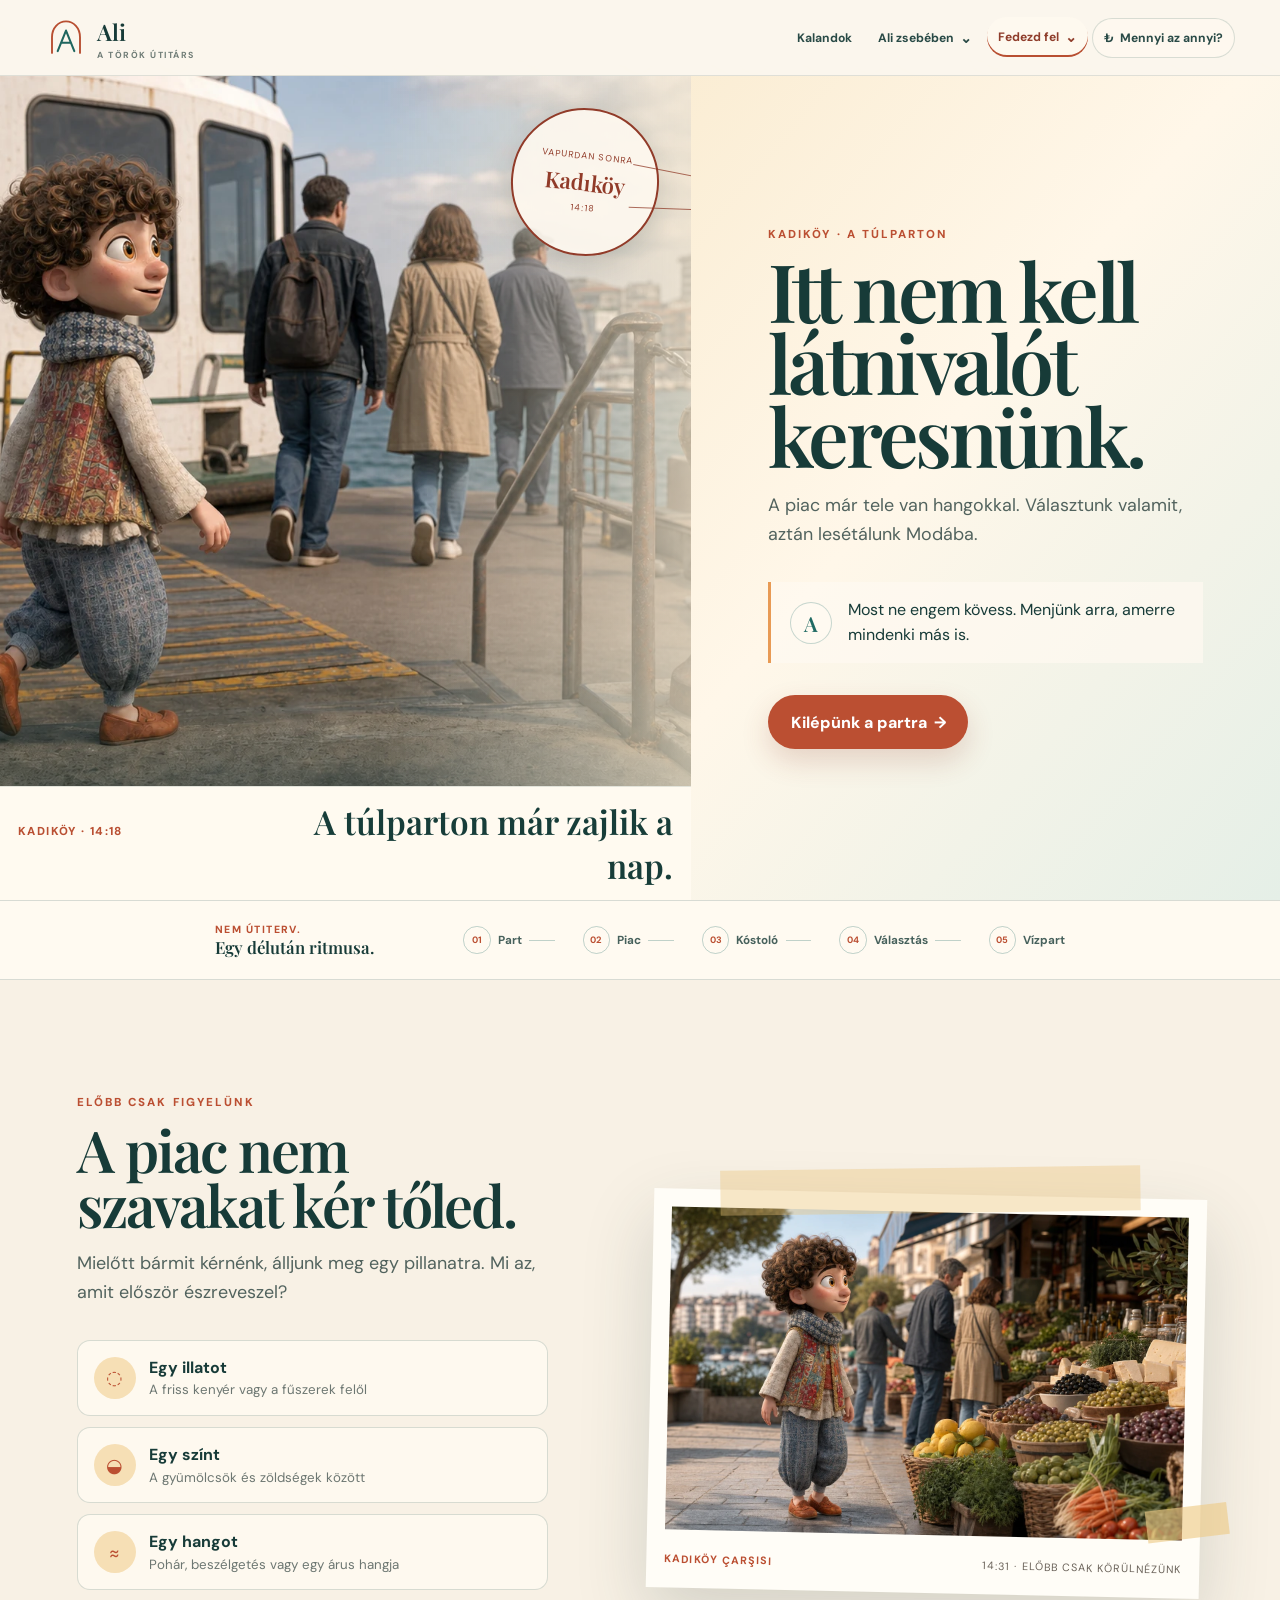
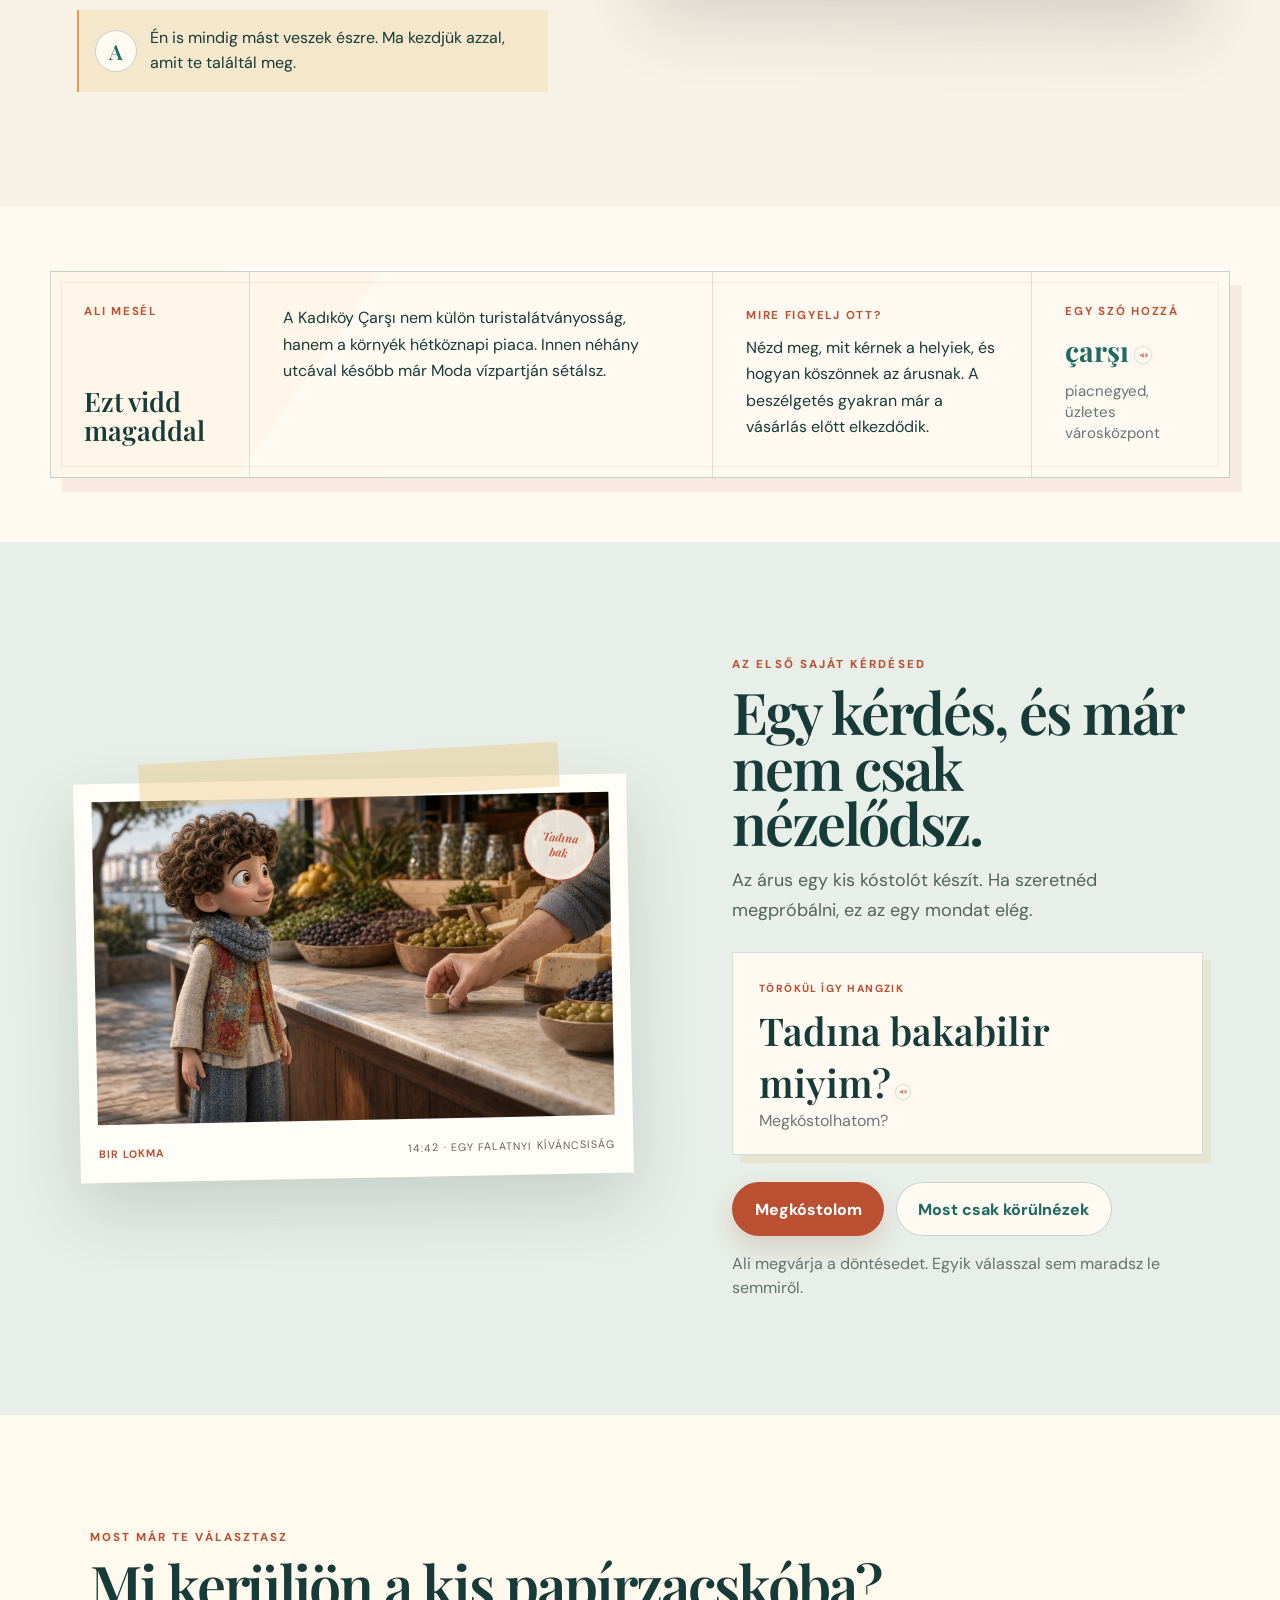
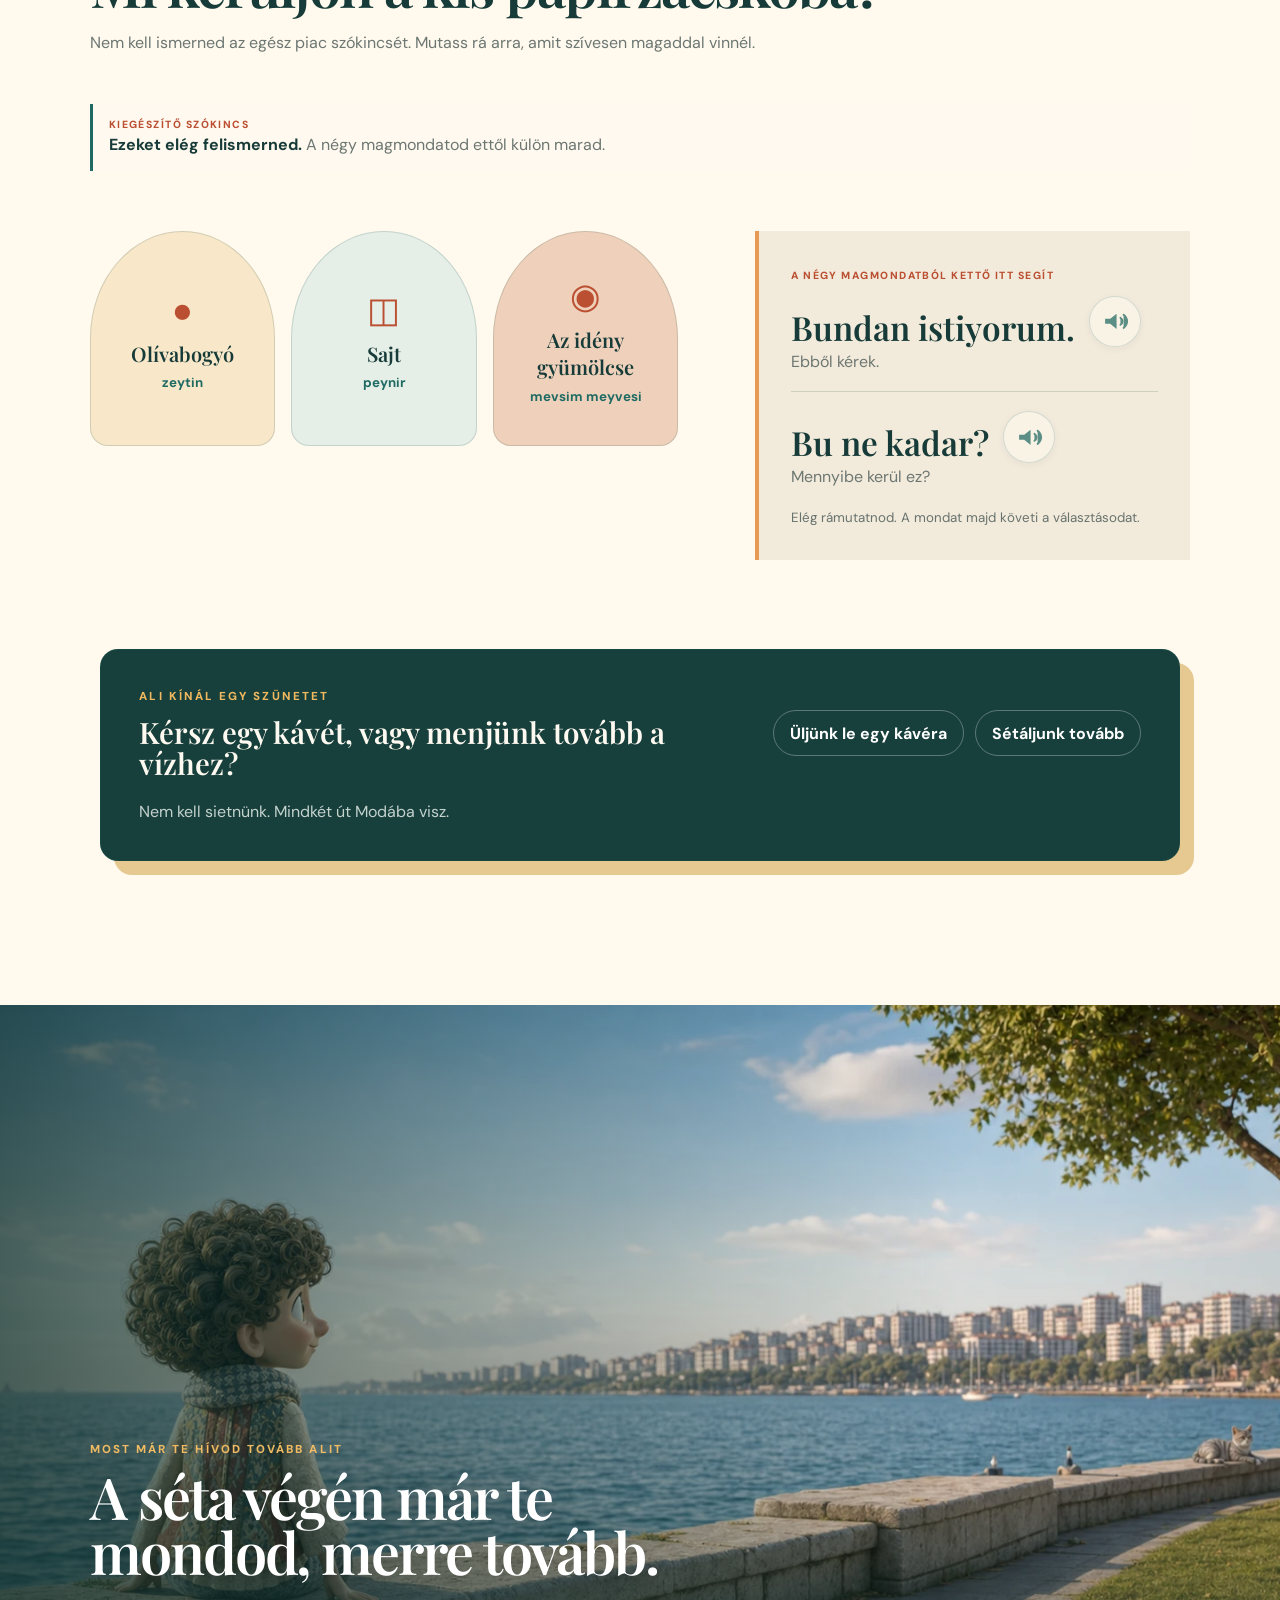
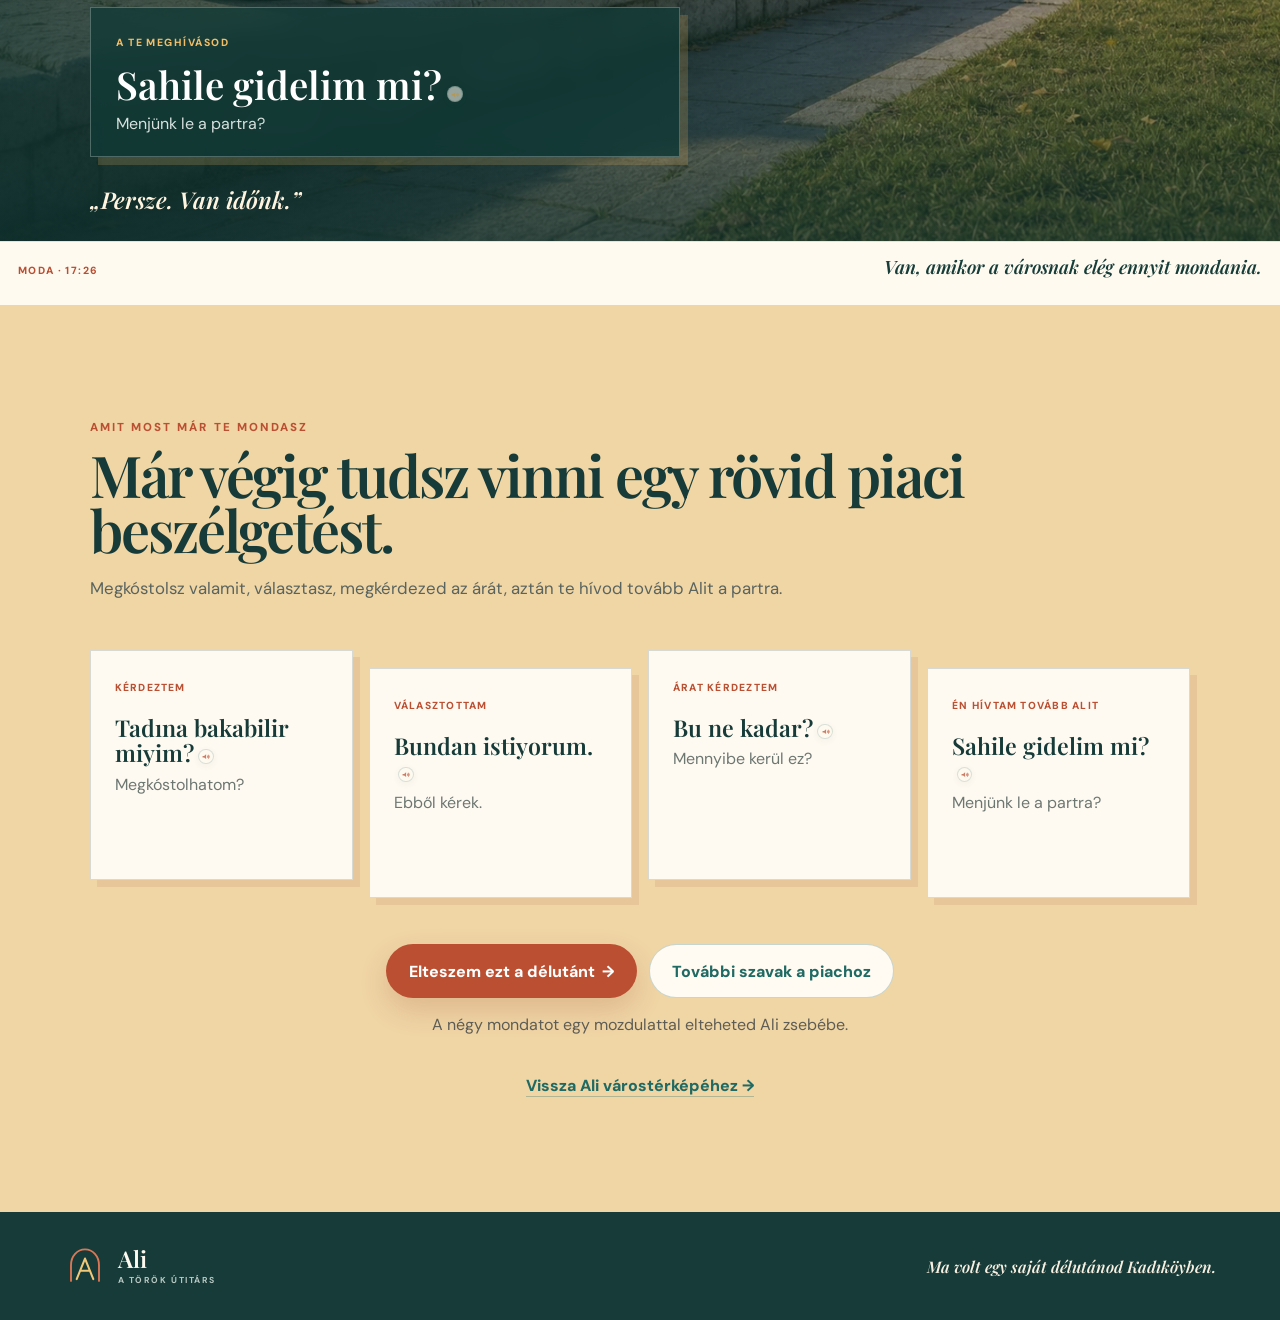
<file: kadikoy-moda.html>
<!doctype html>
<html lang="hu">
<head>
  <meta charset="utf-8" />
  <meta name="viewport" content="width=device-width, initial-scale=1" />
  <meta name="description" content="Egy saját délután Kadıköyben és Modában Alival: piac, kóstolás, választás és egy közös séta a vízig." />
  <meta name="theme-color" content="#f7efe1" />
  <title>Egy délután Kadıköyben · Ali, a török útitárs</title>
  <link rel="preconnect" href="https://fonts.googleapis.com" />
  <link rel="preconnect" href="https://fonts.gstatic.com" crossorigin />
  <link href="https://fonts.googleapis.com/css2?family=DM+Sans:wght@400;500;600;700&family=Playfair+Display:ital,wght@0,600;1,600&display=swap" rel="stylesheet" />
  <link rel="stylesheet" href="kadikoy-moda.css?v=4" />
  <link rel="stylesheet" href="story-caption-safe.css?v=2" />
  <link rel="stylesheet" href="story-learning-layer.css?v=1" />
  <link rel="stylesheet" href="navigation.css?v=8" />
</head>
<body data-section="fedezd-fel">
  <a class="skip-link" href="#kadikoy">Ugrás a Kadıköy–Moda történethez</a>

  <header class="site-header global-header header-solid">
    <a class="brand" href="index.html" aria-label="Vissza Ali kezdőoldalára">
      <span class="brand-mark" aria-hidden="true"><svg viewBox="0 0 48 48" focusable="false"><path class="mark-arch" d="M8 41V23C8 12.5 15.2 5 24 5s16 7.5 16 18v18" /><path class="mark-a" d="M14.5 39 24 15.5 33.5 39M18.5 29.5h11" /></svg></span>
      <span><strong>Ali</strong><small>A török útitárs</small></span>
    </a>
    <button class="menu-toggle" type="button" aria-expanded="false" aria-controls="site-navigation"><span></span><span></span><span></span><b>Menü</b></button>
    <nav class="site-navigation" id="site-navigation" aria-label="Főmenü">
      <a class="nav-item" data-nav-section="kalandok" href="index.html#journey">Kalandok</a>
      <div class="nav-group" data-nav-section="ali-zsebeben">
        <button class="nav-item nav-group-trigger" type="button" aria-expanded="false">Ali zsebében <span aria-hidden="true">⌄</span></button>
        <div class="nav-popover">
          <p><strong>Amit már együtt megtaláltunk</strong><small>A mondatok, amelyek útközben veled maradtak.</small></p>
          <a href="szavak.html#abc"><span lang="tr">Alfabe</span><small>A török ábécé 29 betűje</small></a>
          <a href="szavak.html#szotar"><span>A1 szókincs</span><small>17 Ali-lecke összes szava</small></a>
          <a href="zseb.html#sajat-szavaim"><span>Saját szavaim</span><small>Elmentett mondatok és tanulókártyák</small></a>
        </div>
      </div>
      <div class="nav-group" data-nav-section="fedezd-fel">
        <button class="nav-item nav-group-trigger" type="button" aria-expanded="true">Fedezd fel <span aria-hidden="true">⌄</span></button>
        <div class="nav-popover nav-popover-small">
          <p><strong>Törökország Ali szemével</strong><small>Ízek, helyek és történetek.</small></p>
          <a href="torok-konyha.html?v=20260719-5"><span>Török konyha</span><small>Ali már megterített</small></a>
          <a class="current" href="isztambul-helyei.html" aria-current="page"><span>Isztambul helyei</span><small>A város, amely visszahív</small></a>
        </div>
      </div>
      <a class="nav-item nav-journal-link" href="arfolyam.html"><span aria-hidden="true">₺</span> Mennyi az annyi?</a>
    </nav>
  </header>

  <main id="kadikoy">
    <section class="kadikoy-hero" id="erkezes" aria-labelledby="kadikoy-title" data-story-step="1">
      <figure class="hero-scene">
        <img src="assets/web/kadikoy-moda/KDM-SCN-001-kadikoy-arrival.webp" alt="Ali a hétköznapi utasokkal együtt kilép a Kadıköybe érkező kompról" fetchpriority="high" />
        <figcaption><span>Kadıköy · 14:18</span><strong>A túlparton már zajlik a nap.</strong></figcaption>
        <span class="postal-seal" aria-hidden="true"><small>Vapurdan sonra</small><strong>Kadıköy</strong><em>14:18</em></span>
      </figure>
      <div class="hero-copy">
        <p class="eyebrow">Kadıköy · a túlparton</p>
        <h1 id="kadikoy-title">Itt nem kell látnivalót keresnünk.</h1>
        <p class="hero-lead">A piac már tele van hangokkal. Választunk valamit, aztán lesétálunk Modába.</p>
        <div class="ali-note"><span aria-hidden="true">A</span><p>Most ne engem kövess. Menjünk arra, amerre mindenki más is.</p></div>
        <a class="button button-primary" href="#piac">Kilépünk a partra <span aria-hidden="true">→</span></a>
      </div>
    </section>

    <nav class="afternoon-route" aria-label="A Kadıköy–Moda délután állomásai">
      <p><span>Nem útiterv.</span><strong>Egy délután ritmusa.</strong></p>
      <ol>
        <li><a href="#erkezes"><span>01</span>Part</a></li>
        <li><a href="#piac"><span>02</span>Piac</a></li>
        <li><a href="#kostolas"><span>03</span>Kóstoló</a></li>
        <li><a href="#valasztas"><span>04</span>Választás</a></li>
        <li><a href="#moda"><span>05</span>Vízpart</a></li>
      </ol>
    </nav>

    <section class="market-threshold story-section" id="piac" aria-labelledby="market-title" data-story-step="2">
      <div class="scene-copy">
        <p class="eyebrow">Előbb csak figyelünk</p>
        <h2 id="market-title">A piac nem szavakat kér tőled.</h2>
        <p class="section-lead">Mielőtt bármit kérnénk, álljunk meg egy pillanatra. Mi az, amit először észreveszel?</p>
        <div class="sense-choices" role="group" aria-label="Mit veszel észre először?">
          <button type="button" data-sense="smell" aria-pressed="false"><span aria-hidden="true">◌</span><strong>Egy illatot</strong><small>A friss kenyér vagy a fűszerek felől</small></button>
          <button type="button" data-sense="color" aria-pressed="false"><span aria-hidden="true">◒</span><strong>Egy színt</strong><small>A gyümölcsök és zöldségek között</small></button>
          <button type="button" data-sense="sound" aria-pressed="false"><span aria-hidden="true">≈</span><strong>Egy hangot</strong><small>Pohár, beszélgetés vagy egy árus hangja</small></button>
        </div>
        <div class="ali-response" data-sense-response aria-live="polite"><span aria-hidden="true">A</span><p>Én is mindig mást veszek észre. Ma kezdjük azzal, amit te találtál meg.</p></div>
        <a class="text-cta" href="#kostolas" data-next-after="sense">Ezt vettem észre. Lépjünk közelebb <span aria-hidden="true">→</span></a>
      </div>
      <figure class="postcard market-postcard">
        <img src="assets/web/kadikoy-moda/KDM-SCN-002-market-threshold.webp" alt="Ali a Kadıköy piac bejáratánál egy olívabogyóval, sajttal és gyümölccsel teli pult felé fordul" loading="lazy" decoding="async" />
        <figcaption><strong>Kadıköy Çarşısı</strong><span>14:31 · előbb csak körülnézünk</span></figcaption>
        <i class="postcard-tape" aria-hidden="true"></i>
      </figure>
    </section>

    <aside class="story-insight" aria-label="Egy megjegyezhető helyi részlet Kadıköyről">
      <div class="story-insight-heading"><span>Ali mesél</span><strong>Ezt vidd magaddal</strong></div>
      <p class="story-insight-fact">A Kadıköy Çarşı nem külön turistalátványosság, hanem a környék hétköznapi piaca. Innen néhány utcával később már Moda vízpartján sétálsz.</p>
      <div class="story-insight-note"><span>Mire figyelj ott?</span><p>Nézd meg, mit kérnek a helyiek, és hogyan köszönnek az árusnak. A beszélgetés gyakran már a vásárlás előtt elkezdődik.</p></div>
      <div class="story-insight-word"><span>Egy szó hozzá</span><strong lang="tr">çarşı</strong><small>piacnegyed, üzletes városközpont</small></div>
    </aside>

    <section class="tasting story-section" id="kostolas" aria-labelledby="tasting-title" data-story-step="3">
      <figure class="postcard tasting-postcard">
        <img src="assets/web/kadikoy-moda/KDM-SCN-003-tasting-question.webp" alt="Egy piaci árus apró olívabogyó-kóstolót tesz Ali elé a tiszta pultra" loading="lazy" decoding="async" />
        <figcaption><strong>Bir lokma</strong><span>14:42 · egy falatnyi kíváncsiság</span></figcaption>
        <span class="tiny-stamp" aria-hidden="true">Tadına<br />bak</span>
      </figure>
      <div class="scene-copy">
        <p class="eyebrow">Az első saját kérdésed</p>
        <h2 id="tasting-title">Egy kérdés, és már nem csak nézelődsz.</h2>
        <p class="section-lead">Az árus egy kis kóstolót készít. Ha szeretnéd megpróbálni, ez az egy mondat elég.</p>
        <div class="phrase-card">
          <span>Törökül így hangzik</span>
          <strong lang="tr">Tadına bakabilir miyim?</strong>
          <p>Megkóstolhatom?</p>
        </div>
        <div class="decision" role="group" aria-label="Szeretnéd megkóstolni?">
          <button class="button button-primary" type="button" data-tasting="taste">Megkóstolom</button>
          <button class="button button-secondary" type="button" data-tasting="look">Most csak körülnézek</button>
        </div>
        <p class="decision-result" data-tasting-response aria-live="polite">Ali megvárja a döntésedet. Egyik válasszal sem maradsz le semmiről.</p>
        <a class="text-cta" href="#valasztas" data-next-after="tasting">Mehetünk tovább a választáshoz <span aria-hidden="true">→</span></a>
      </div>
    </section>

    <section class="market-choice" id="valasztas" aria-labelledby="choice-title" data-story-step="4">
      <header>
        <p class="eyebrow">Most már te választasz</p>
        <h2 id="choice-title">Mi kerüljön a kis papírzacskóba?</h2>
        <p>Nem kell ismerned az egész piac szókincsét. Mutass rá arra, amit szívesen magaddal vinnél.</p>
      </header>
      <div class="produce-layout">
        <p class="supporting-vocabulary"><span>Kiegészítő szókincs</span><strong>Ezeket elég felismerned.</strong> A négy magmondatod ettől külön marad.</p>
        <div class="produce-choices" role="group" aria-label="Mit választasz a piacon?">
          <button type="button" data-market-choice="olives" aria-pressed="false"><span class="produce-symbol">●</span><strong>Olívabogyó</strong><small lang="tr">zeytin</small></button>
          <button type="button" data-market-choice="cheese" aria-pressed="false"><span class="produce-symbol">◫</span><strong>Sajt</strong><small lang="tr">peynir</small></button>
          <button type="button" data-market-choice="fruit" aria-pressed="false"><span class="produce-symbol">◉</span><strong>Az idény gyümölcse</strong><small lang="tr">mevsim meyvesi</small></button>
        </div>
        <aside class="market-words" aria-live="polite">
          <span>A négy magmondatból kettő itt segít</span>
          <strong lang="tr">Bundan istiyorum.</strong>
          <p>Ebből kérek.</p>
          <hr />
          <strong lang="tr">Bu ne kadar?</strong>
          <p>Mennyibe kerül ez?</p>
          <small data-market-note>Elég rámutatnod. A mondat majd követi a választásodat.</small>
        </aside>
      </div>
      <div class="ali-rest-card">
        <div><p class="eyebrow">Ali kínál egy szünetet</p><h3>Kérsz egy kávét, vagy menjünk tovább a vízhez?</h3></div>
        <div class="rest-choice" role="group" aria-label="Hogyan folytassuk?">
          <button type="button" data-rest="coffee">Üljünk le egy kávéra</button>
          <button type="button" data-rest="walk">Sétáljunk tovább</button>
        </div>
        <p data-rest-response aria-live="polite">Nem kell sietnünk. Mindkét út Modába visz.</p>
      </div>
      <a class="button button-primary center-button" href="#moda" data-next-after="rest">Így folytassuk a vízhez <span aria-hidden="true">→</span></a>
    </section>

    <section class="moda-closing" id="moda" aria-labelledby="moda-title" data-story-step="5">
      <figure>
        <img src="assets/web/kadikoy-moda/KDM-SCN-004-moda-waterfront.webp" alt="Ali a világos késő délutáni Moda-parton ül, maga mellett helyet hagyva a vendégnek; távol egy macska pihen" loading="lazy" decoding="async" />
        <figcaption><span>Moda · 17:26</span><strong>Van, amikor a városnak elég ennyit mondania.</strong></figcaption>
      </figure>
      <div class="moda-copy">
        <p class="eyebrow">Most már te hívod tovább Alit</p>
        <h2 id="moda-title">A séta végén már te mondod, merre tovább.</h2>
        <div class="phrase-card phrase-card-dark">
          <span>A te meghívásod</span>
          <strong lang="tr">Sahile gidelim mi?</strong>
          <p>Menjünk le a partra?</p>
        </div>
        <blockquote>„Persze. Van időnk.”</blockquote>
      </div>
    </section>

    <section class="afternoon-keepsake" id="mondatok" aria-labelledby="keepsake-title" data-story-step="6" data-story-outcome>
      <header>
        <p class="eyebrow">Amit most már te mondasz</p>
        <h2 id="keepsake-title">Már végig tudsz vinni egy rövid piaci beszélgetést.</h2>
        <p>Megkóstolsz valamit, választasz, megkérdezed az árát, aztán te hívod tovább Alit a partra.</p>
      </header>
      <div class="keepsake-grid">
        <article><span>Kérdeztem</span><strong lang="tr">Tadına bakabilir miyim?</strong><p>Megkóstolhatom?</p></article>
        <article><span>Választottam</span><strong lang="tr">Bundan istiyorum.</strong><p>Ebből kérek.</p></article>
        <article><span>Árat kérdeztem</span><strong lang="tr">Bu ne kadar?</strong><p>Mennyibe kerül ez?</p></article>
        <article><span>Én hívtam tovább Alit</span><strong lang="tr">Sahile gidelim mi?</strong><p>Menjünk le a partra?</p></article>
      </div>
      <div class="keepsake-actions">
        <button class="button button-primary" type="button" data-save-afternoon data-story-save>Elteszem ezt a délutánt <span aria-hidden="true">→</span></button>
        <a class="button button-secondary" data-story-more href="szavak.html#szotar">További szavak a piachoz</a>
      </div>
      <p class="save-feedback" data-save-feedback aria-live="polite">A négy mondatot egy mozdulattal elteheted Ali zsebébe.</p>
      <a class="back-to-map" data-story-map-return href="isztambul-helyei.html?place=kadikoy-moda#varosterkep">Vissza Ali várostérképéhez <span aria-hidden="true">→</span></a>
    </section>
  </main>

  <footer class="kadikoy-footer"><a class="brand footer-brand" href="index.html"><span class="brand-mark" aria-hidden="true"><svg viewBox="0 0 48 48" focusable="false"><path class="mark-arch" d="M8 41V23C8 12.5 15.2 5 24 5s16 7.5 16 18v18" /><path class="mark-a" d="M14.5 39 24 15.5 33.5 39M18.5 29.5h11" /></svg></span><span><strong>Ali</strong><small>A török útitárs</small></span></a><p>Ma volt egy saját délutánod Kadıköyben.</p></footer>

  <script src="kadikoy-moda.js?v=3"></script>
<script src="navigation.js?v=7"></script>
</body>
</html>
</file>
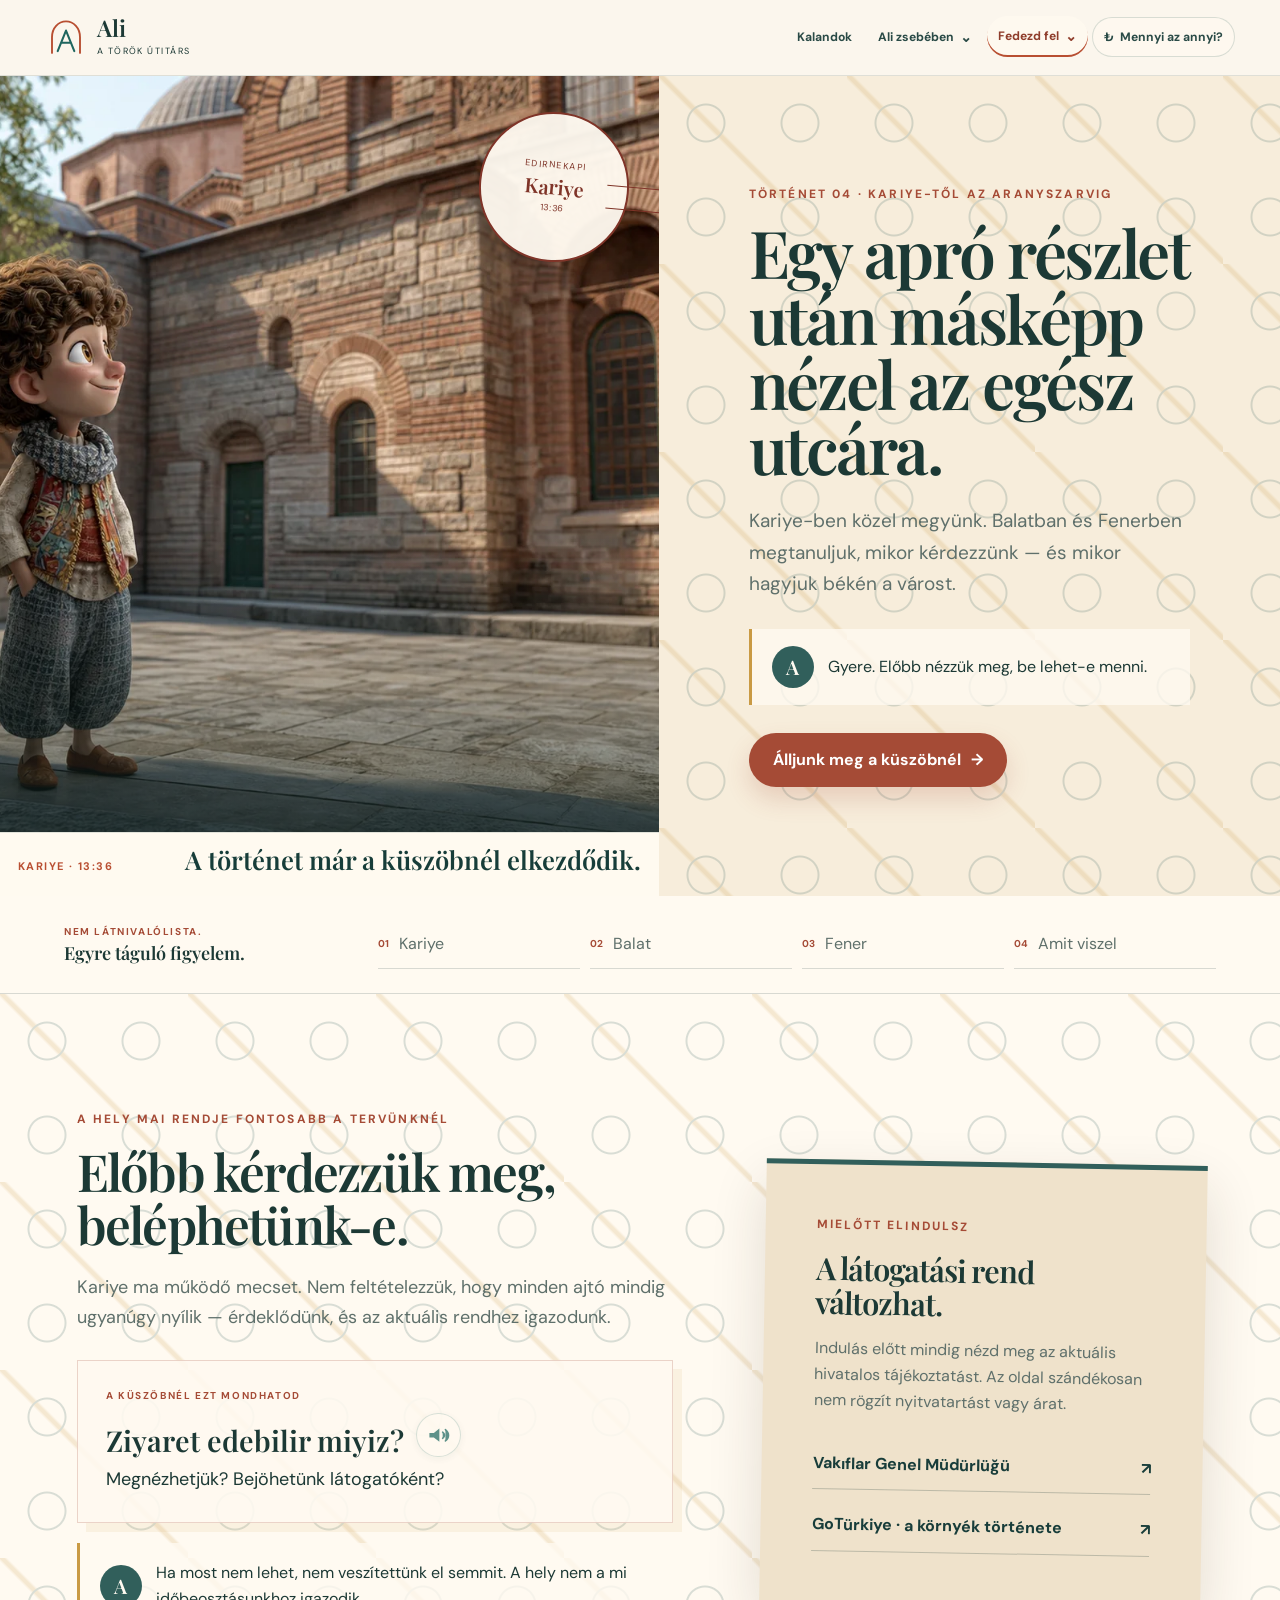
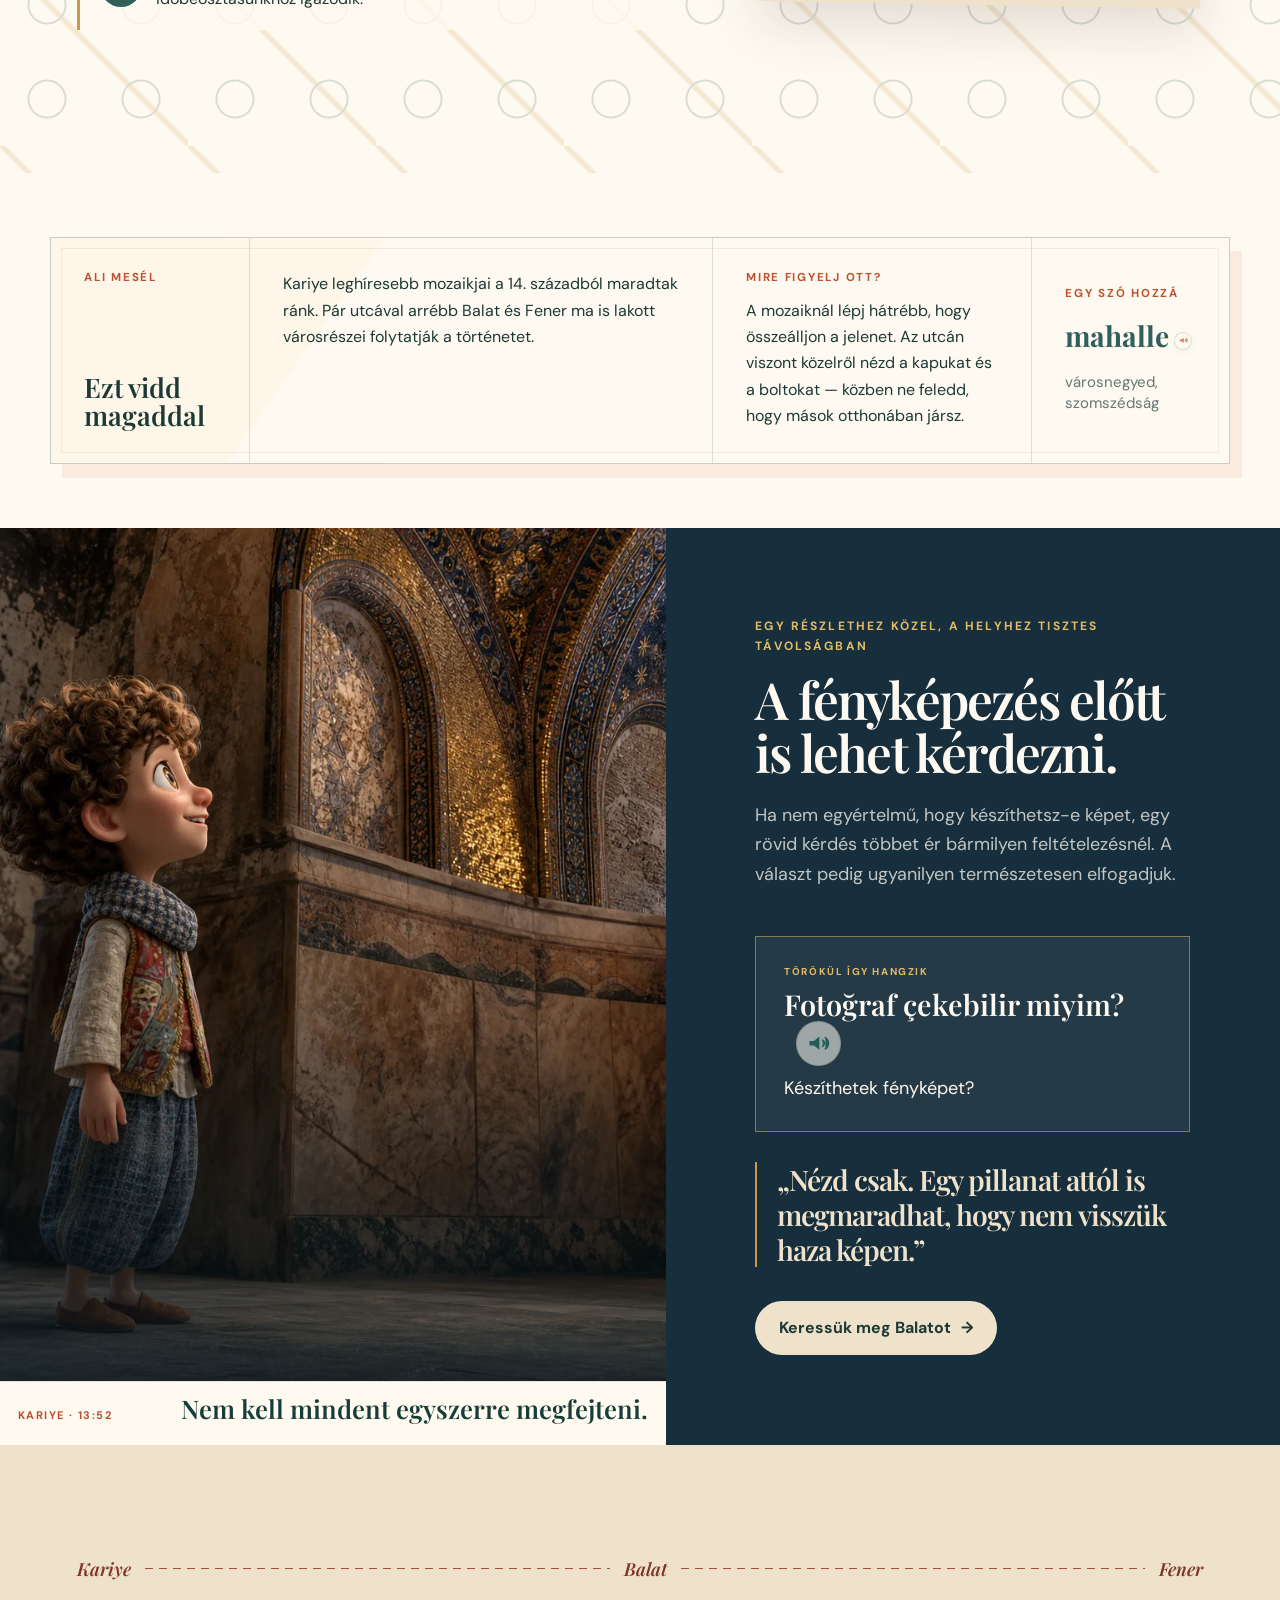
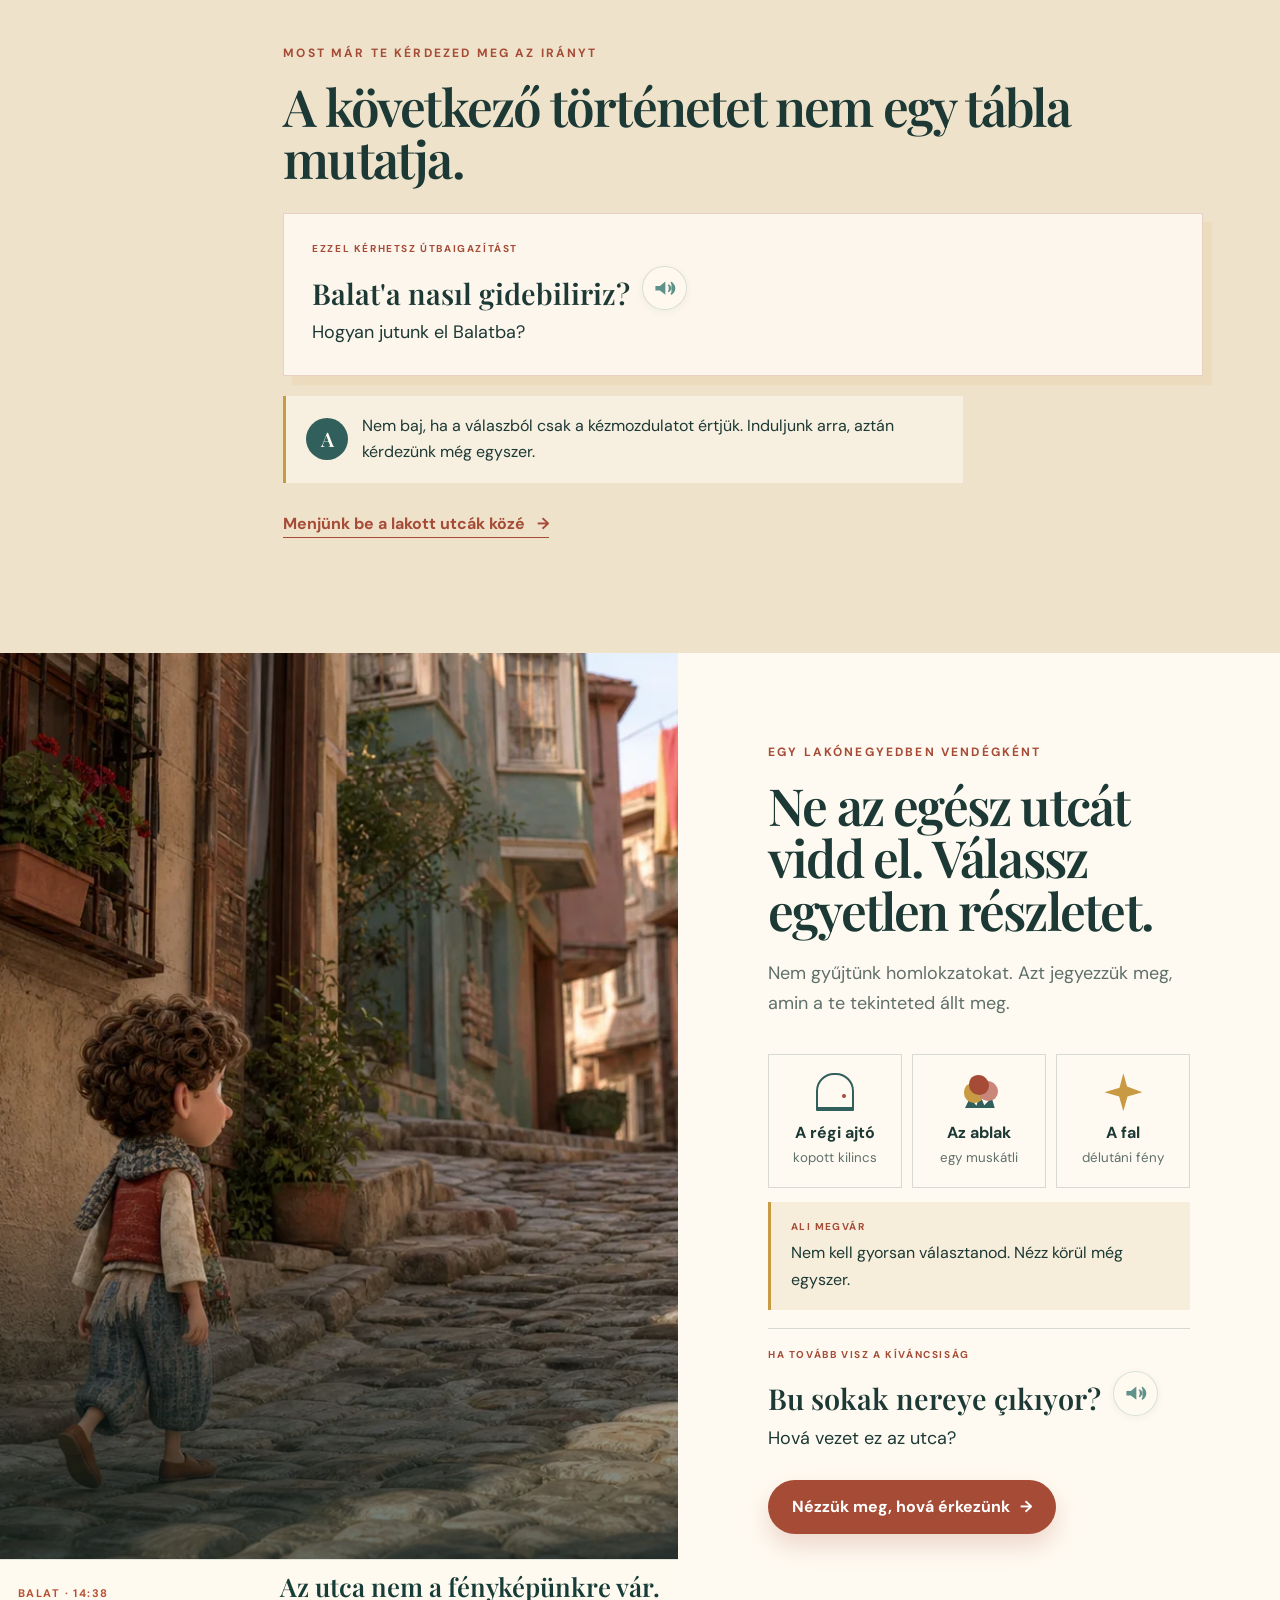
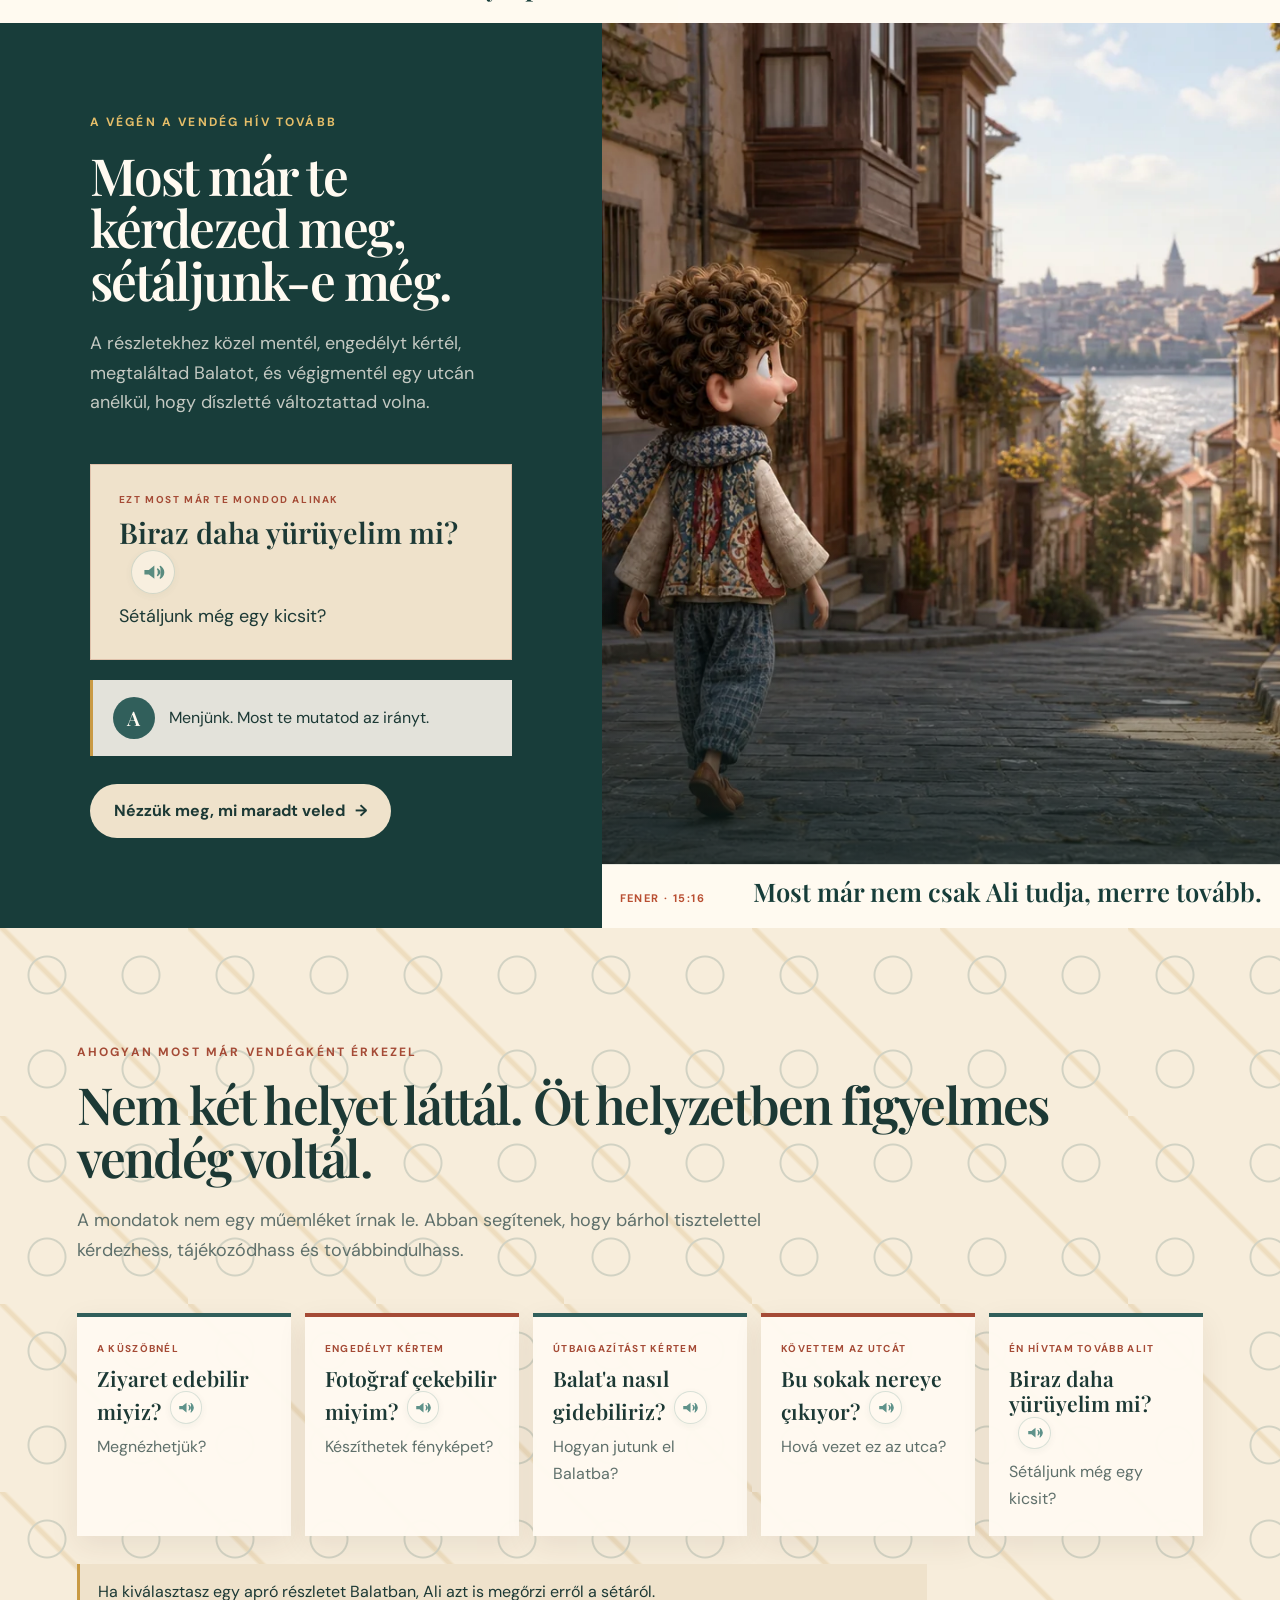
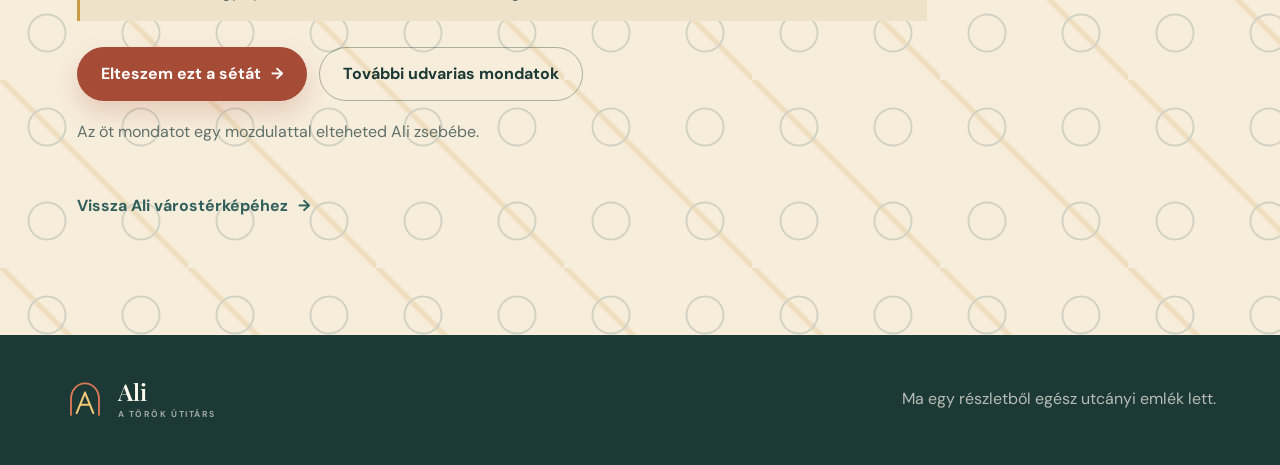
<file: regi-utcak.html>
<!doctype html>
<html lang="hu">
<head>
  <meta charset="utf-8" />
  <meta name="viewport" content="width=device-width, initial-scale=1" />
  <meta name="description" content="Sétálj Alival Kariye részleteitől Balat és Fener lakott utcáin át az Aranyszarvig, öt tiszteletteljesen használható török mondattal." />
  <meta name="theme-color" content="#efe2cb" />
  <title>Régi utcák az Aranyszarvnál · Ali, a török útitárs</title>
  <link rel="preconnect" href="https://fonts.googleapis.com" />
  <link rel="preconnect" href="https://fonts.gstatic.com" crossorigin />
  <link href="https://fonts.googleapis.com/css2?family=DM+Sans:wght@400;500;600;700&family=Playfair+Display:ital,wght@0,600;1,600&display=swap" rel="stylesheet" />
  <link rel="stylesheet" href="regi-utcak.css?v=2" />
  <link rel="stylesheet" href="story-caption-safe.css?v=2" />
  <link rel="stylesheet" href="story-learning-layer.css?v=1" />
  <link rel="stylesheet" href="navigation.css?v=8" />
</head>
<body data-section="fedezd-fel">
  <a class="skip-link" href="#old-streets-story">Ugrás a történethez</a>

  <header class="site-header global-header header-solid">
    <a class="brand" href="index.html" aria-label="Vissza Ali kezdőoldalára">
      <span class="brand-mark" aria-hidden="true"><svg viewBox="0 0 48 48" focusable="false"><path class="mark-arch" d="M8 41V23C8 12.5 15.2 5 24 5s16 7.5 16 18v18" /><path class="mark-a" d="M14.5 39 24 15.5 33.5 39M18.5 29.5h11" /></svg></span>
      <span><strong>Ali</strong><small>A török útitárs</small></span>
    </a>
    <button class="menu-toggle" type="button" aria-expanded="false" aria-controls="site-navigation"><span></span><span></span><span></span><b>Menü</b></button>
    <nav class="site-navigation" id="site-navigation" aria-label="Főmenü">
      <a class="nav-item" data-nav-section="kalandok" href="index.html#journey">Kalandok</a>
      <div class="nav-group" data-nav-section="ali-zsebeben">
        <button class="nav-item nav-group-trigger" type="button" aria-expanded="false">Ali zsebében <span aria-hidden="true">⌄</span></button>
        <div class="nav-popover">
          <p><strong>Amit már együtt megtaláltunk</strong><small>A mondatok, amelyek útközben veled maradtak.</small></p>
          <a href="szavak.html#abc"><span lang="tr">Alfabe</span><small>A török ábécé 29 betűje</small></a>
          <a href="szavak.html#szotar"><span>A1 szókincs</span><small>17 Ali-lecke összes szava</small></a>
          <a href="zseb.html#sajat-szavaim"><span>Saját szavaim</span><small>Elmentett mondatok és tanulókártyák</small></a>
        </div>
      </div>
      <div class="nav-group" data-nav-section="fedezd-fel">
        <button class="nav-item nav-group-trigger" type="button" aria-expanded="true">Fedezd fel <span aria-hidden="true">⌄</span></button>
        <div class="nav-popover nav-popover-small">
          <p><strong>Törökország Ali szemével</strong><small>Ízek, helyek és történetek.</small></p>
          <a href="torok-konyha.html?v=20260719-5"><span>Török konyha</span><small>Ali már megterített</small></a>
          <a class="current" href="isztambul-helyei.html" aria-current="page"><span>Isztambul helyei</span><small>A város, amely visszahív</small></a>
        </div>
      </div>
      <a class="nav-item nav-journal-link" href="arfolyam.html"><span aria-hidden="true">₺</span> Mennyi az annyi?</a>
    </nav>
  </header>

  <main id="old-streets-story">
    <section class="streets-hero" id="kariye" aria-labelledby="streets-title">
      <figure class="hero-scene">
        <img src="assets/web/old-golden-horn/OGH-SCN-001-kariye-threshold.webp" alt="Ali csendben megáll Kariye kőből és téglából épült udvarában" fetchpriority="high" />
        <figcaption><span>Kariye · 13:36</span><strong>A történet már a küszöbnél elkezdődik.</strong></figcaption>
        <span class="postal-seal" aria-hidden="true"><small>Edirnekapı</small><strong>Kariye</strong><em>13:36</em></span>
      </figure>
      <div class="hero-copy">
        <p class="eyebrow">Történet 04 · Kariye-től az Aranyszarvig</p>
        <h1 id="streets-title">Egy apró részlet után másképp nézel az egész utcára.</h1>
        <p class="hero-lead">Kariye-ben közel megyünk. Balatban és Fenerben megtanuljuk, mikor kérdezzünk — és mikor hagyjuk békén a várost.</p>
        <div class="ali-note"><span aria-hidden="true">A</span><p>Gyere. Előbb nézzük meg, be lehet-e menni.</p></div>
        <a class="button button-primary" href="#kuszob">Álljunk meg a küszöbnél <span aria-hidden="true">→</span></a>
      </div>
    </section>

    <nav class="story-route" aria-label="A régi utcák történetének állomásai">
      <p><span>Nem látnivalólista.</span><strong>Egyre táguló figyelem.</strong></p>
      <ol>
        <li><a href="#kuszob"><span>01</span>Kariye</a></li>
        <li><a href="#balat"><span>02</span>Balat</a></li>
        <li><a href="#fener"><span>03</span>Fener</a></li>
        <li><a href="#mondatok"><span>04</span>Amit viszel</a></li>
      </ol>
    </nav>

    <section class="threshold-section patterned-section" id="kuszob" aria-labelledby="threshold-title">
      <div class="threshold-copy">
        <p class="eyebrow">A hely mai rendje fontosabb a tervünknél</p>
        <h2 id="threshold-title">Előbb kérdezzük meg, beléphetünk-e.</h2>
        <p>Kariye ma működő mecset. Nem feltételezzük, hogy minden ajtó mindig ugyanúgy nyílik — érdeklődünk, és az aktuális rendhez igazodunk.</p>
        <div class="phrase-card">
          <span>A küszöbnél ezt mondhatod</span>
          <strong lang="tr">Ziyaret edebilir miyiz?</strong>
          <p>Megnézhetjük? Bejöhetünk látogatóként?</p>
        </div>
        <div class="ali-wide-note"><span aria-hidden="true">A</span><p>Ha most nem lehet, nem veszítettünk el semmit. A hely nem a mi időbeosztásunkhoz igazodik.</p></div>
      </div>
      <aside class="practical-note" aria-labelledby="practical-title">
        <p class="eyebrow">Mielőtt elindulsz</p>
        <h3 id="practical-title">A látogatási rend változhat.</h3>
        <p>Indulás előtt mindig nézd meg az aktuális hivatalos tájékoztatást. Az oldal szándékosan nem rögzít nyitvatartást vagy árat.</p>
        <div class="official-links">
          <a href="https://www.vgm.gov.tr/" target="_blank" rel="noopener noreferrer">Vakıflar Genel Müdürlüğü <span aria-hidden="true">↗</span></a>
          <a href="https://istanbul.goturkiye.com/tr/inanc-mahalleleri" target="_blank" rel="noopener noreferrer">GoTürkiye · a környék története <span aria-hidden="true">↗</span></a>
        </div>
      </aside>
    </section>

    <aside class="story-insight" aria-label="Egy megjegyezhető helyi részlet Kariye és Balat környékéről">
      <div class="story-insight-heading"><span>Ali mesél</span><strong>Ezt vidd magaddal</strong></div>
      <p class="story-insight-fact">Kariye leghíresebb mozaikjai a 14. századból maradtak ránk. Pár utcával arrébb Balat és Fener ma is lakott városrészei folytatják a történetet.</p>
      <div class="story-insight-note"><span>Mire figyelj ott?</span><p>A mozaiknál lépj hátrébb, hogy összeálljon a jelenet. Az utcán viszont közelről nézd a kapukat és a boltokat — közben ne feledd, hogy mások otthonában jársz.</p></div>
      <div class="story-insight-word"><span>Egy szó hozzá</span><strong lang="tr">mahalle</strong><small>városnegyed, szomszédság</small></div>
    </aside>

    <section class="kariye-detail" id="reszlet" aria-labelledby="detail-title">
      <figure>
        <img src="assets/web/old-golden-horn/OGH-SCN-002-kariye-detail.webp" alt="Ali tisztes távolságból egy arany és mélykék mozaikos boltozat részleteit figyeli" loading="lazy" decoding="async" />
        <figcaption><span>Kariye · 13:52</span><strong>Nem kell mindent egyszerre megfejteni.</strong></figcaption>
      </figure>
      <div class="detail-copy">
        <p class="eyebrow">Egy részlethez közel, a helyhez tisztes távolságban</p>
        <h2 id="detail-title">A fényképezés előtt is lehet kérdezni.</h2>
        <p>Ha nem egyértelmű, hogy készíthetsz-e képet, egy rövid kérdés többet ér bármilyen feltételezésnél. A választ pedig ugyanilyen természetesen elfogadjuk.</p>
        <div class="phrase-card phrase-card-dark">
          <span>Törökül így hangzik</span>
          <strong lang="tr">Fotoğraf çekebilir miyim?</strong>
          <p>Készíthetek fényképet?</p>
        </div>
        <blockquote>„Nézd csak. Egy pillanat attól is megmaradhat, hogy nem visszük haza képen.”</blockquote>
        <a class="button button-sand" href="#irany">Keressük meg Balatot <span aria-hidden="true">→</span></a>
      </div>
    </section>

    <section class="route-bridge" id="irany" aria-labelledby="route-title">
      <div class="route-thread" aria-hidden="true"><span>Kariye</span><i></i><span>Balat</span><i></i><span>Fener</span></div>
      <div class="route-copy">
        <p class="eyebrow">Most már te kérdezed meg az irányt</p>
        <h2 id="route-title">A következő történetet nem egy tábla mutatja.</h2>
        <div class="phrase-card">
          <span>Ezzel kérhetsz útbaigazítást</span>
          <strong lang="tr">Balat'a nasıl gidebiliriz?</strong>
          <p>Hogyan jutunk el Balatba?</p>
        </div>
        <div class="ali-note ali-note-light"><span aria-hidden="true">A</span><p>Nem baj, ha a válaszból csak a kézmozdulatot értjük. Induljunk arra, aztán kérdezünk még egyszer.</p></div>
        <a class="text-cta" href="#balat">Menjünk be a lakott utcák közé <span aria-hidden="true">→</span></a>
      </div>
    </section>

    <section class="balat-section" id="balat" aria-labelledby="balat-title">
      <figure class="balat-scene">
        <img src="assets/web/old-golden-horn/OGH-SCN-003-balat-living-street.webp" alt="Ali egy kopott köves balat-i mellékutcán sétál; a távoli lépcsőn Mırmır alszik" loading="lazy" decoding="async" />
        <figcaption><span>Balat · 14:38</span><strong>Az utca nem a fényképünkre vár.</strong></figcaption>
      </figure>
      <div class="balat-copy">
        <p class="eyebrow">Egy lakónegyedben vendégként</p>
        <h2 id="balat-title">Ne az egész utcát vidd el. Válassz egyetlen részletet.</h2>
        <p>Nem gyűjtünk homlokzatokat. Azt jegyezzük meg, amin a te tekinteted állt meg.</p>
        <div class="detail-options" role="group" aria-label="Melyik apró részlet maradt meg neked?">
          <button type="button" data-detail="door" aria-pressed="false"><span class="detail-symbol door" aria-hidden="true"></span><strong>A régi ajtó</strong><small>kopott kilincs</small></button>
          <button type="button" data-detail="geranium" aria-pressed="false"><span class="detail-symbol geranium" aria-hidden="true"></span><strong>Az ablak</strong><small>egy muskátli</small></button>
          <button type="button" data-detail="light" aria-pressed="false"><span class="detail-symbol light" aria-hidden="true"></span><strong>A fal</strong><small>délutáni fény</small></button>
        </div>
        <div class="detail-response" data-detail-response aria-live="polite"><span>Ali megvár</span><p>Nem kell gyorsan választanod. Nézz körül még egyszer.</p></div>
        <div class="street-question">
          <span>Ha tovább visz a kíváncsiság</span>
          <strong lang="tr">Bu sokak nereye çıkıyor?</strong>
          <p>Hová vezet ez az utca?</p>
        </div>
        <a class="button button-primary" href="#fener">Nézzük meg, hová érkezünk <span aria-hidden="true">→</span></a>
      </div>
    </section>

    <section class="fener-closing" id="fener" aria-labelledby="fener-title">
      <figure>
        <img src="assets/web/old-golden-horn/OGH-SCN-004-fener-golden-horn.webp" alt="Ali egy feneri utcán az Aranyszarv fénye felé sétál, maga mellett helyet hagyva" loading="lazy" decoding="async" />
        <figcaption><span>Fener · 15:16</span><strong>Most már nem csak Ali tudja, merre tovább.</strong></figcaption>
      </figure>
      <div class="closing-copy">
        <p class="eyebrow">A végén a vendég hív tovább</p>
        <h2 id="fener-title">Most már te kérdezed meg, sétáljunk-e még.</h2>
        <p>A részletekhez közel mentél, engedélyt kértél, megtaláltad Balatot, és végigmentél egy utcán anélkül, hogy díszletté változtattad volna.</p>
        <div class="phrase-card phrase-card-warm">
          <span>Ezt most már te mondod Alinak</span>
          <strong lang="tr">Biraz daha yürüyelim mi?</strong>
          <p>Sétáljunk még egy kicsit?</p>
        </div>
        <div class="ali-note ali-note-dark"><span aria-hidden="true">A</span><p>Menjünk. Most te mutatod az irányt.</p></div>
        <a class="button button-sand" href="#mondatok">Nézzük meg, mi maradt veled <span aria-hidden="true">→</span></a>
      </div>
    </section>

    <section class="story-keepsake patterned-section" id="mondatok" aria-labelledby="keepsake-title" data-story-outcome>
      <header class="section-heading">
        <p class="eyebrow">Ahogyan most már vendégként érkezel</p>
        <h2 id="keepsake-title">Nem két helyet láttál. Öt helyzetben figyelmes vendég voltál.</h2>
        <p>A mondatok nem egy műemléket írnak le. Abban segítenek, hogy bárhol tisztelettel kérdezhess, tájékozódhass és továbbindulhass.</p>
      </header>
      <div class="keepsake-grid">
        <article><span>A küszöbnél</span><strong lang="tr">Ziyaret edebilir miyiz?</strong><p>Megnézhetjük?</p></article>
        <article><span>Engedélyt kértem</span><strong lang="tr">Fotoğraf çekebilir miyim?</strong><p>Készíthetek fényképet?</p></article>
        <article><span>Útbaigazítást kértem</span><strong lang="tr">Balat'a nasıl gidebiliriz?</strong><p>Hogyan jutunk el Balatba?</p></article>
        <article><span>Követtem az utcát</span><strong lang="tr">Bu sokak nereye çıkıyor?</strong><p>Hová vezet ez az utca?</p></article>
        <article><span>Én hívtam tovább Alit</span><strong lang="tr">Biraz daha yürüyelim mi?</strong><p>Sétáljunk még egy kicsit?</p></article>
      </div>
      <p class="detail-memory" data-detail-memory>Ha kiválasztasz egy apró részletet Balatban, Ali azt is megőrzi erről a sétáról.</p>
      <div class="keepsake-actions">
        <button class="button button-primary" type="button" data-save-story data-story-save>Elteszem ezt a sétát <span aria-hidden="true">→</span></button>
        <a class="button button-outline" data-story-more href="szavak.html#szotar">További udvarias mondatok</a>
      </div>
      <p class="save-feedback" data-save-feedback aria-live="polite">Az öt mondatot egy mozdulattal elteheted Ali zsebébe.</p>
      <a class="back-to-map" data-story-map-return href="isztambul-helyei.html?place=kariye#varosterkep">Vissza Ali várostérképéhez <span aria-hidden="true">→</span></a>
    </section>
  </main>

  <footer class="story-footer">
    <a class="brand footer-brand" href="index.html"><span class="brand-mark" aria-hidden="true"><svg viewBox="0 0 48 48" focusable="false"><path class="mark-arch" d="M8 41V23C8 12.5 15.2 5 24 5s16 7.5 16 18v18" /><path class="mark-a" d="M14.5 39 24 15.5 33.5 39M18.5 29.5h11" /></svg></span><span><strong>Ali</strong><small>A török útitárs</small></span></a>
    <p>Ma egy részletből egész utcányi emlék lett.</p>
  </footer>

  <script src="regi-utcak.js?v=1"></script>
<script src="navigation.js?v=7"></script>
</body>
</html>
</file>
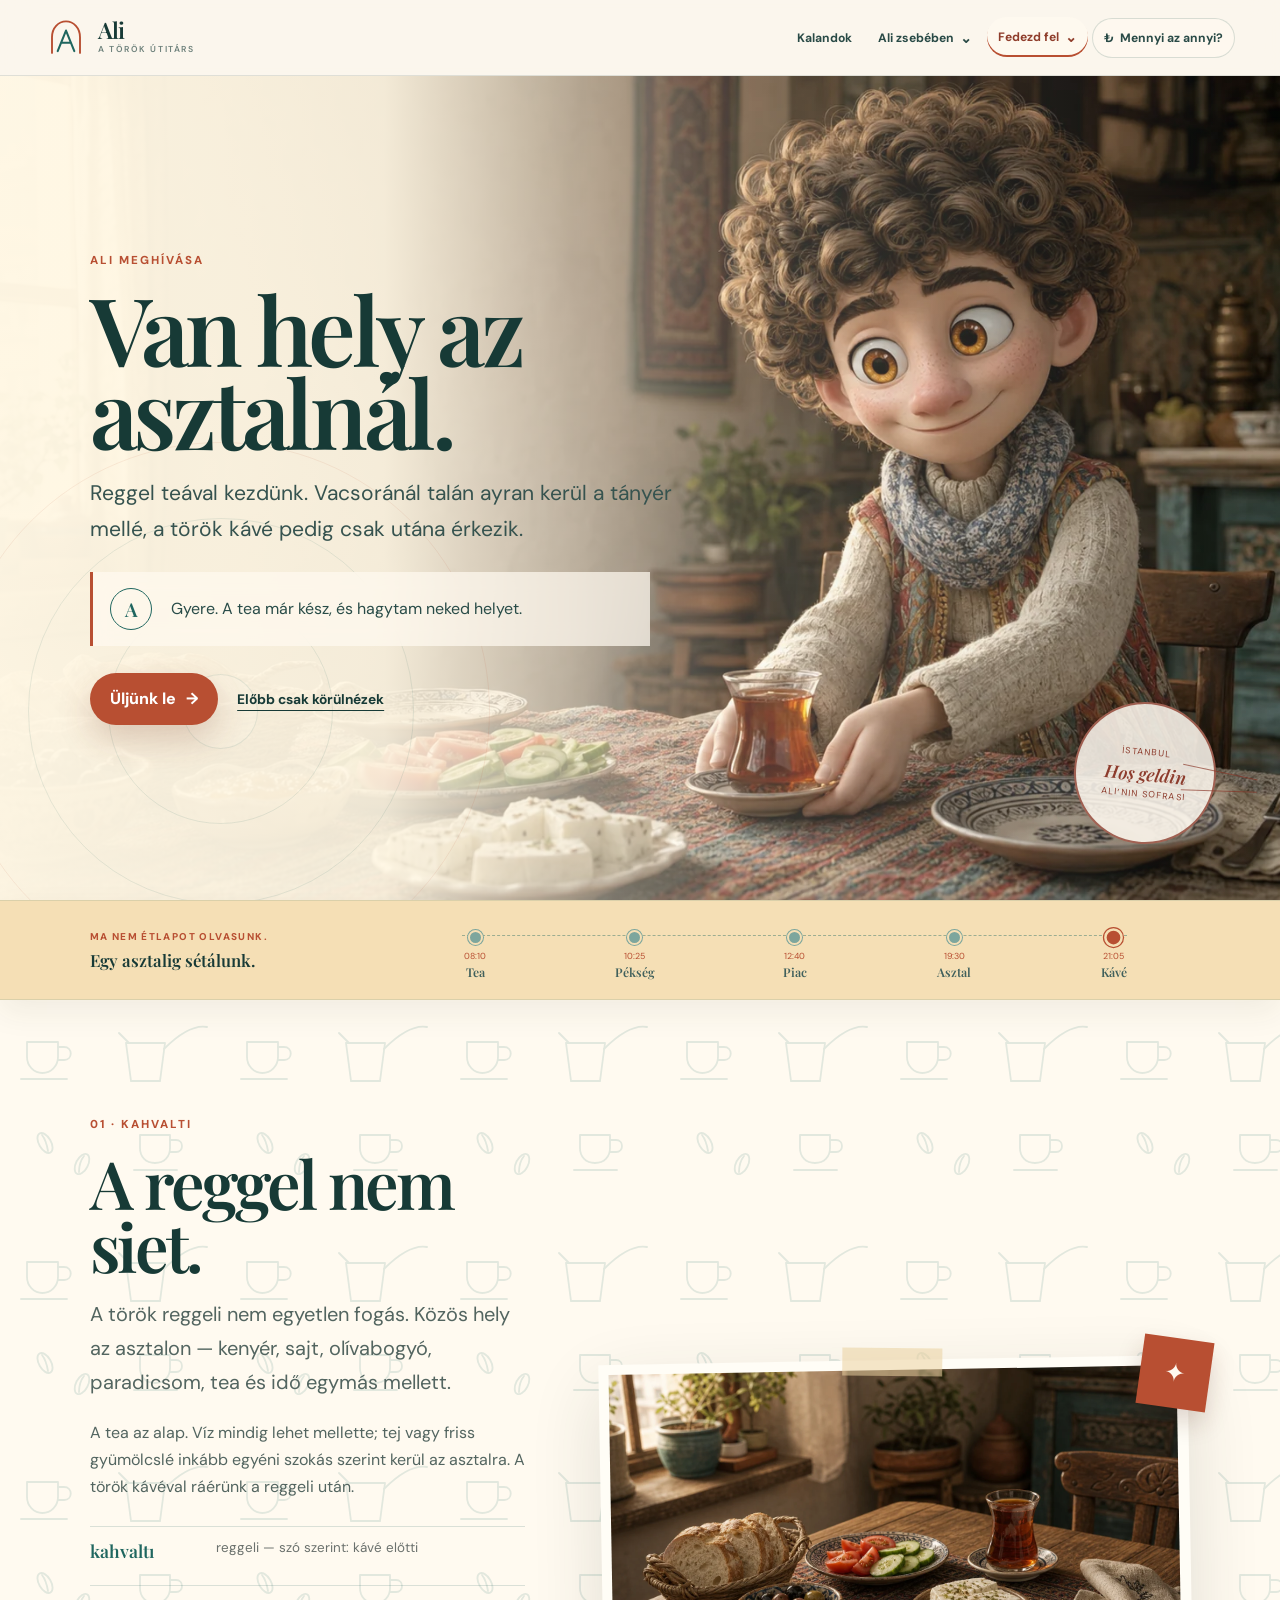
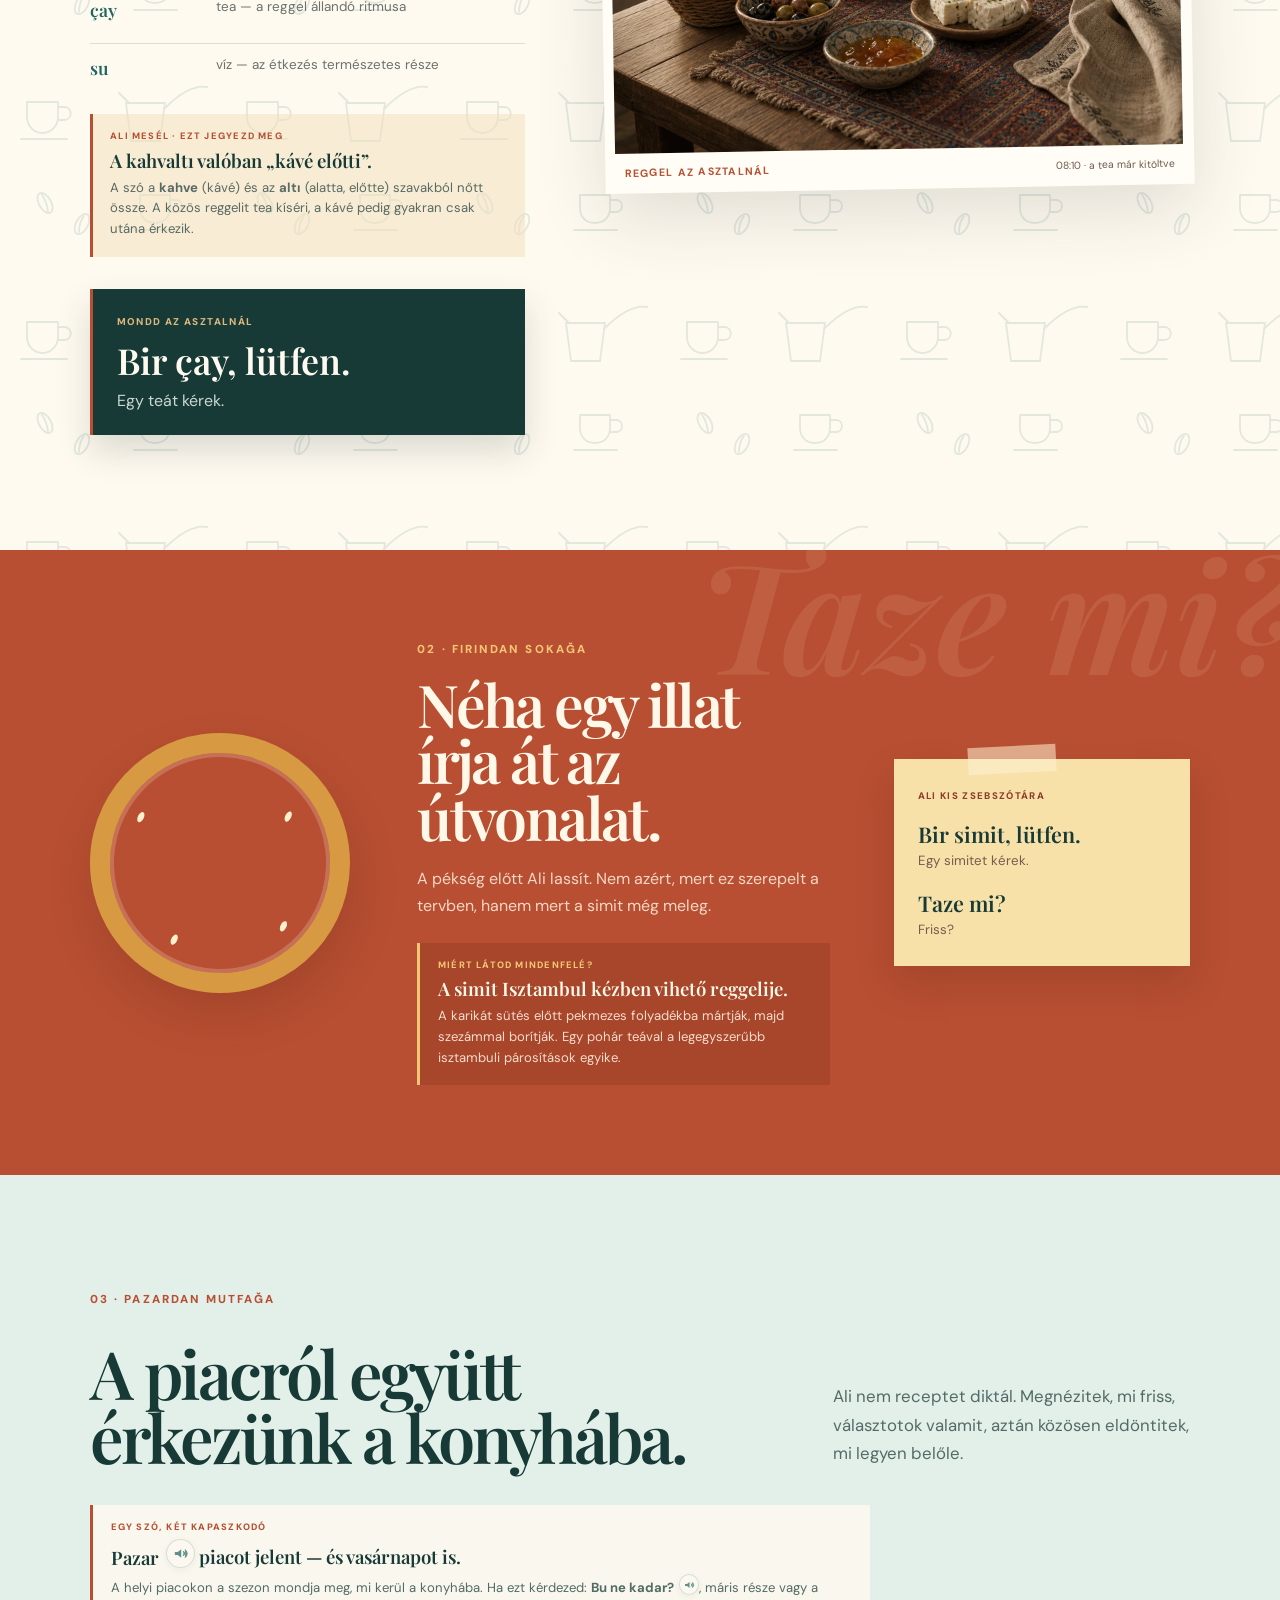
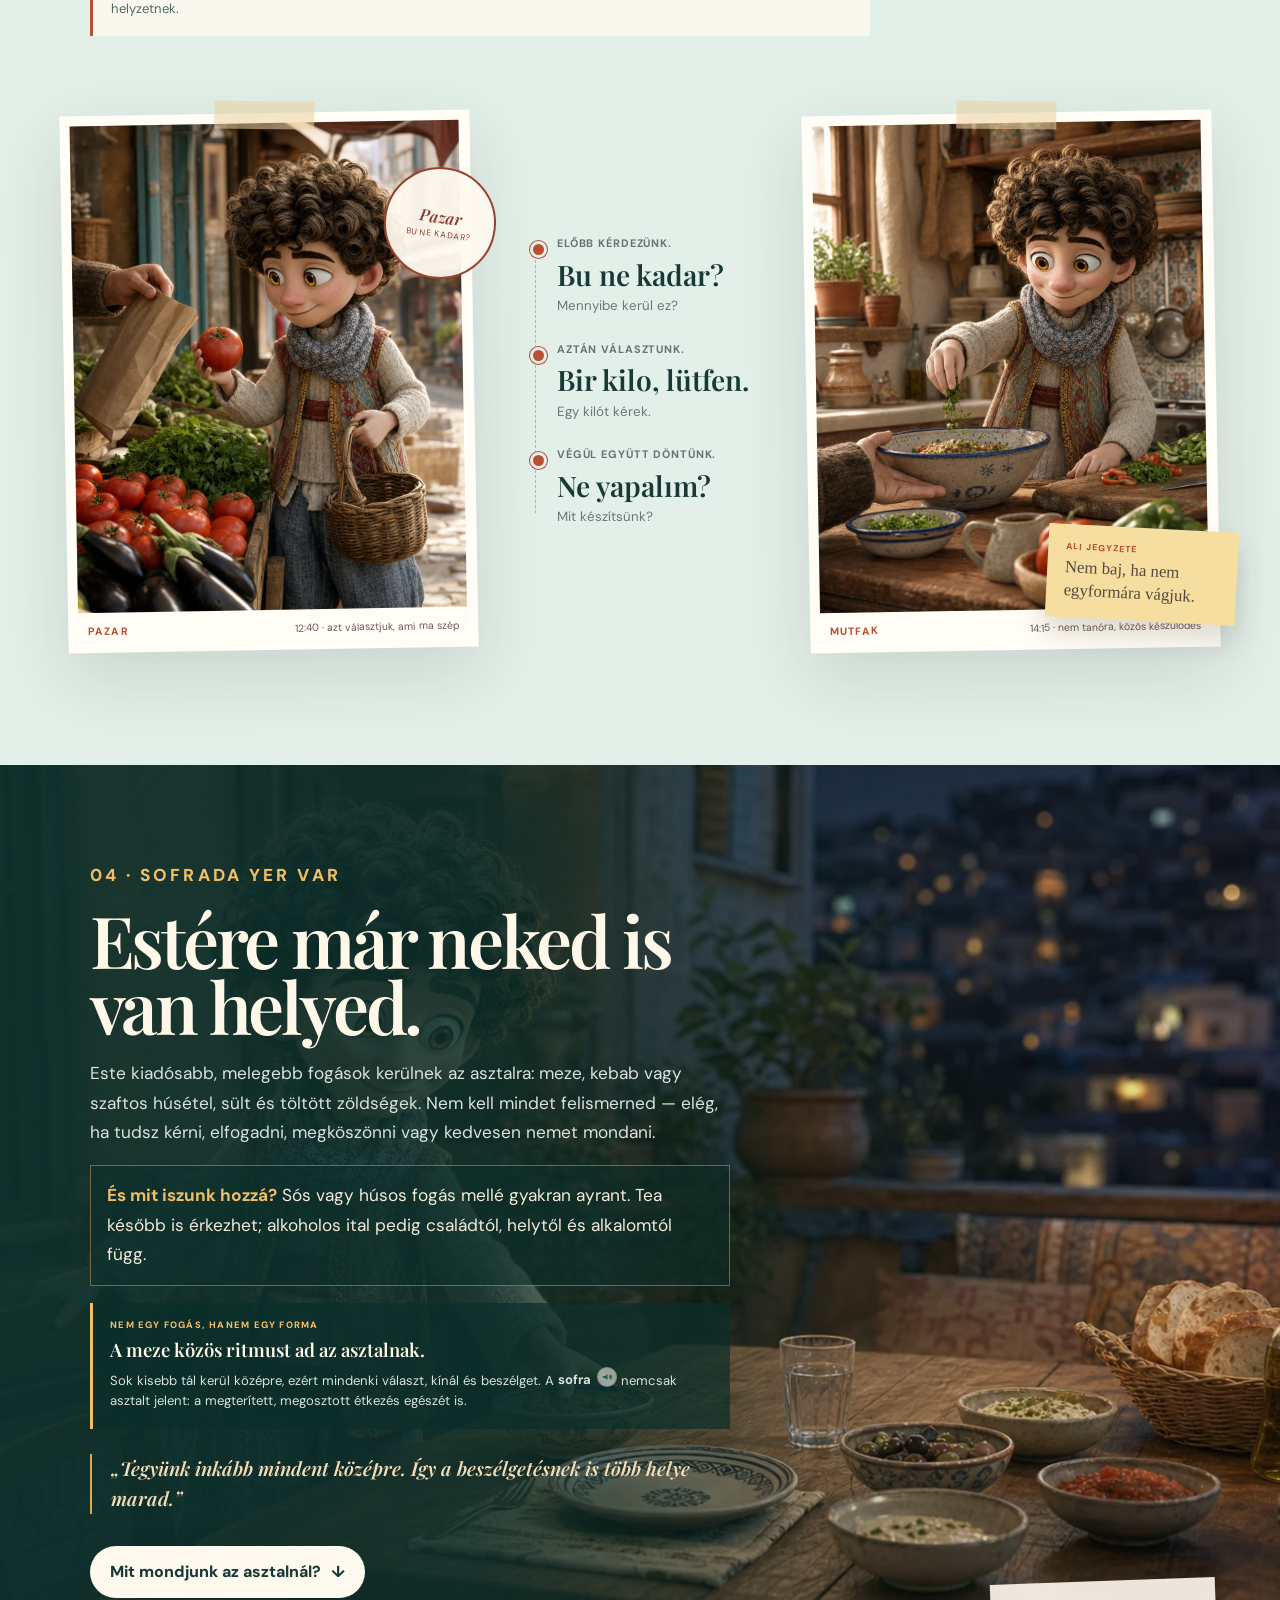
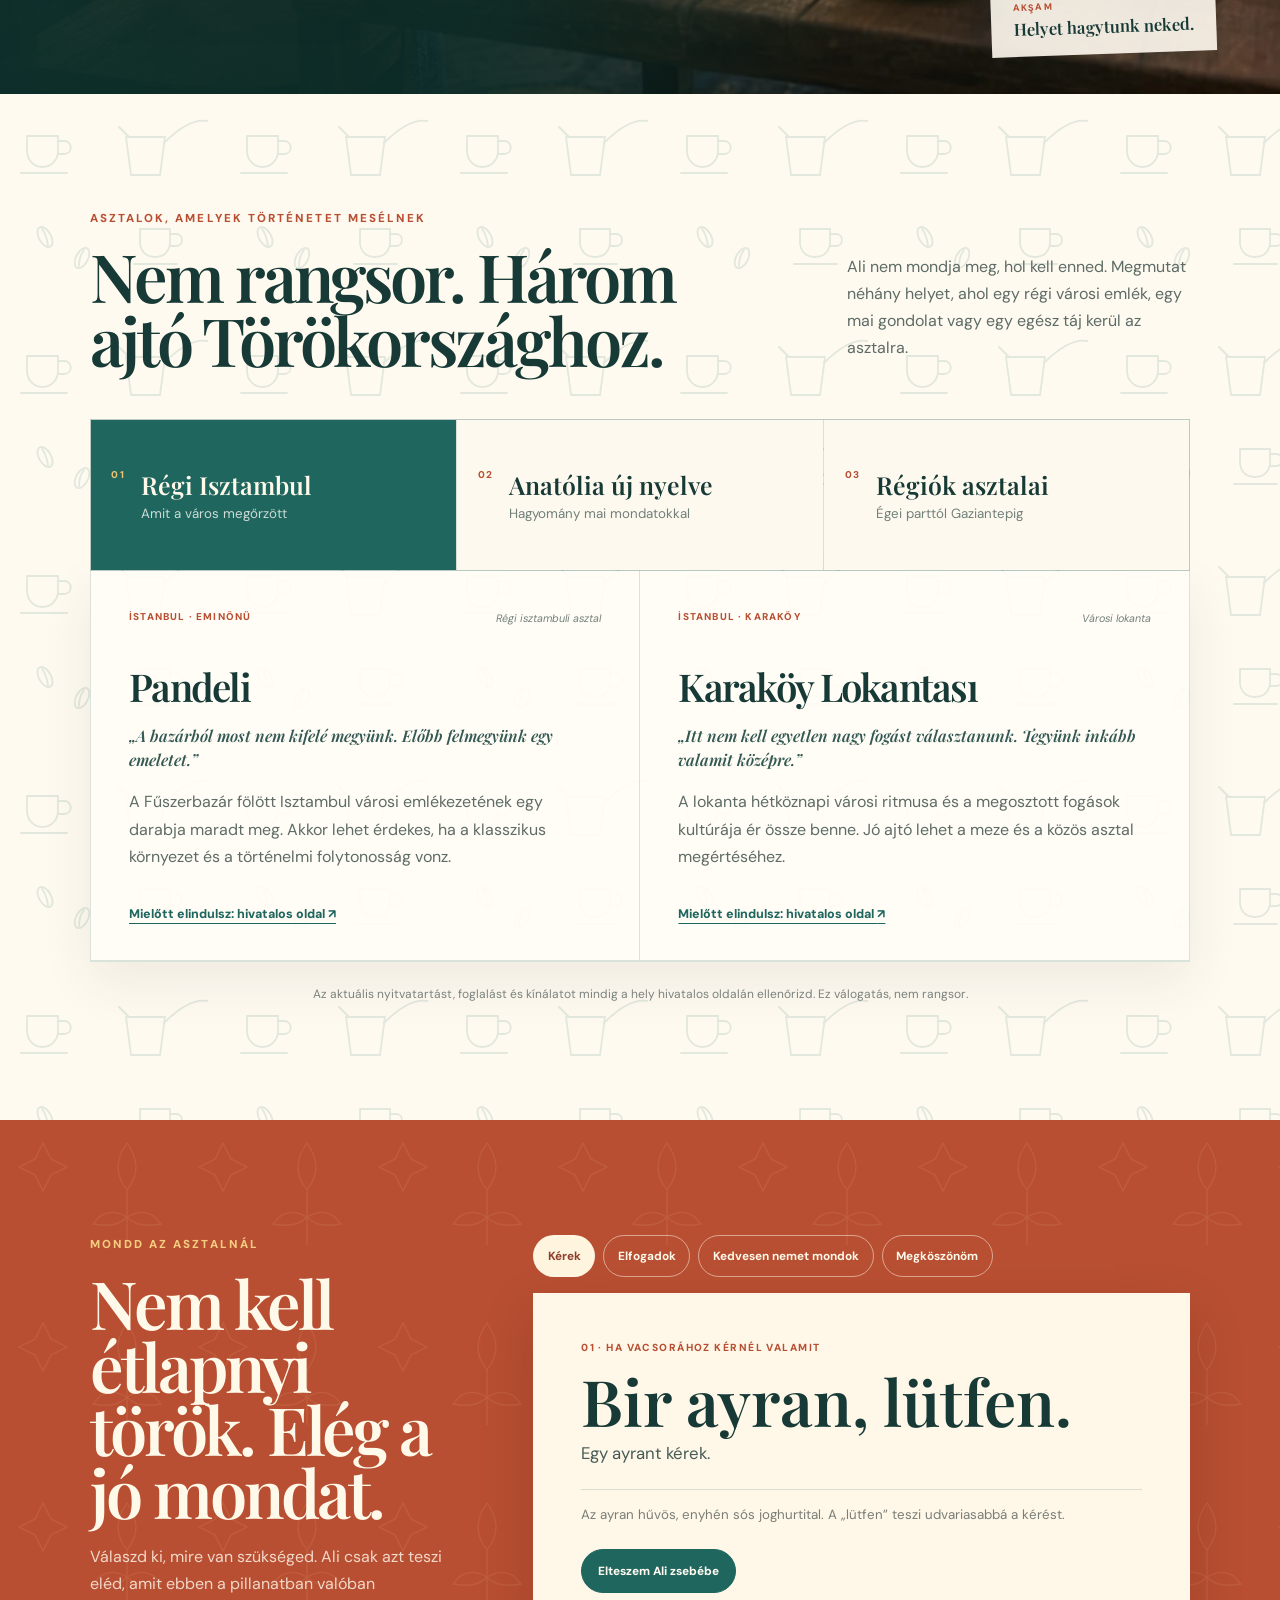
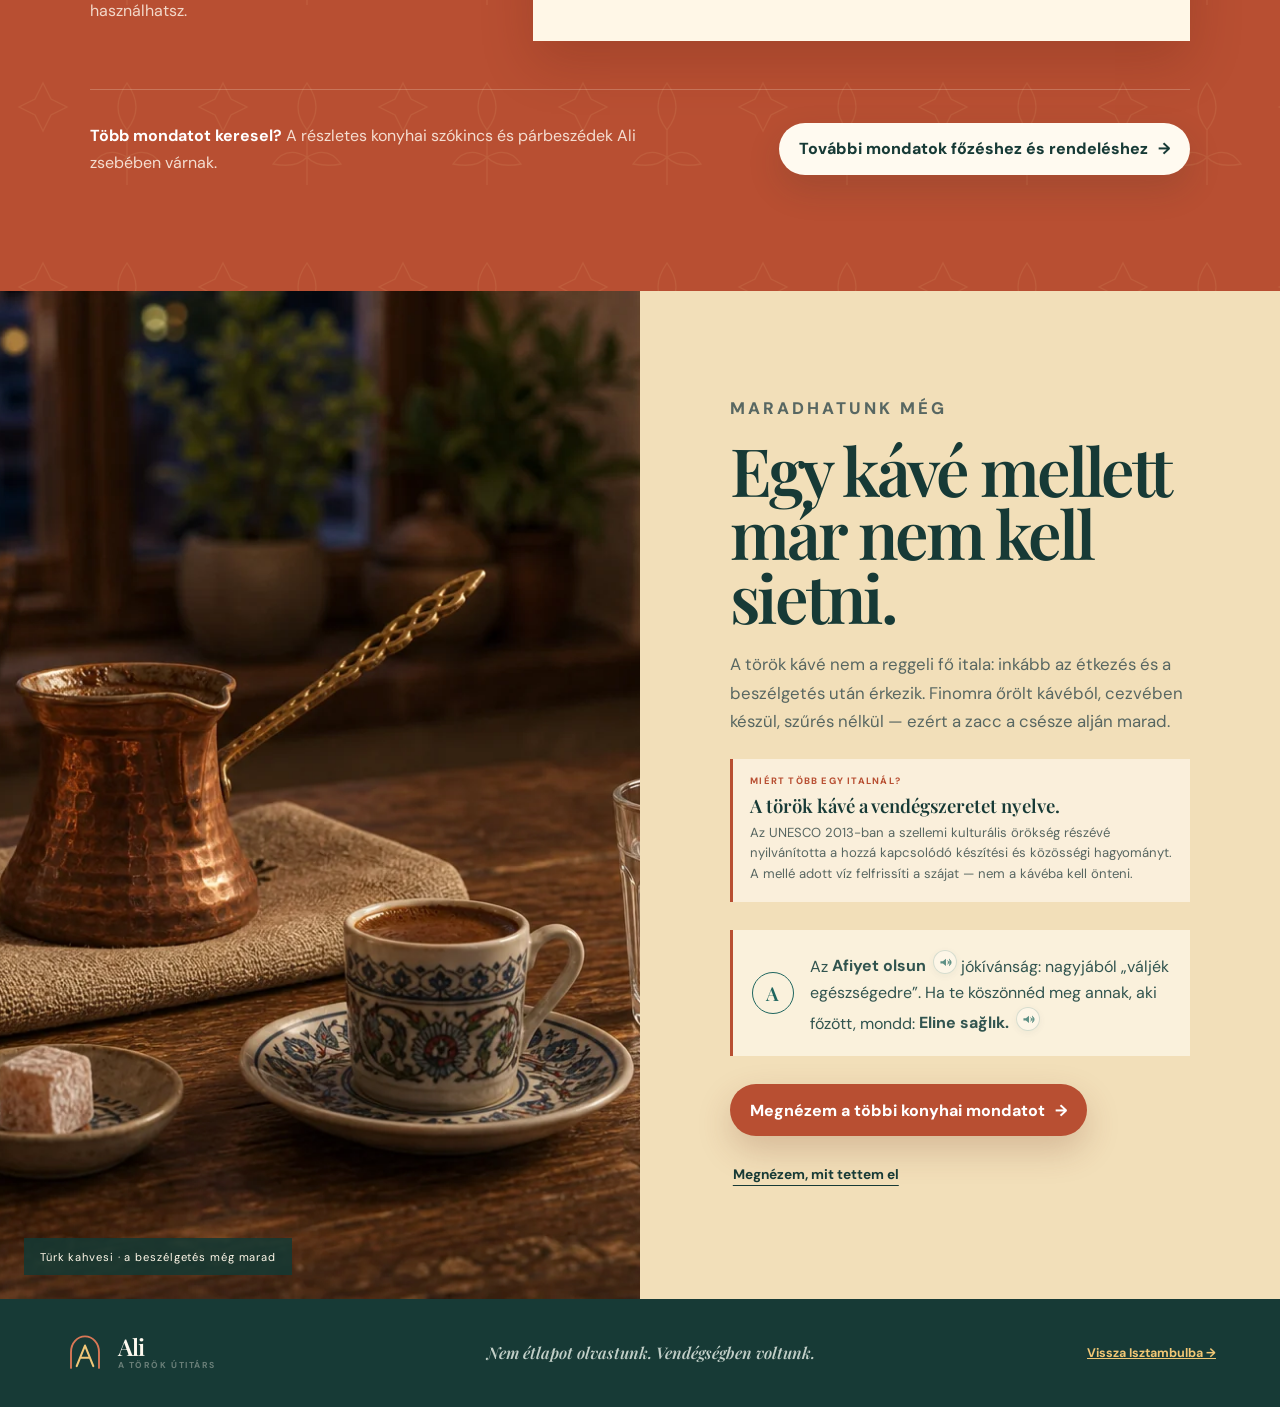
<file: torok-konyha.html>
<!doctype html>
<html lang="hu">
<head>
  <meta charset="utf-8" />
  <meta name="viewport" content="width=device-width, initial-scale=1" />
  <meta http-equiv="Cache-Control" content="no-cache, no-store, must-revalidate" />
  <meta http-equiv="Pragma" content="no-cache" />
  <meta http-equiv="Expires" content="0" />
  <meta name="description" content="Ülj asztalhoz Alival: török reggeli teával, piac, közös főzés, ayran a vacsora mellett és török kávé az étkezés után." />
  <title>Van hely az asztalnál · Török konyha Alival</title>
  <link rel="preconnect" href="https://fonts.googleapis.com" />
  <link rel="preconnect" href="https://fonts.gstatic.com" crossorigin />
  <link href="https://fonts.googleapis.com/css2?family=DM+Sans:wght@400;500;600;700&family=Playfair+Display:ital,wght@0,600;1,600&display=swap" rel="stylesheet" />
  <link rel="stylesheet" href="torok-konyha.css?v=20261007-8" />
  <link rel="stylesheet" href="navigation.css?v=8" />
</head>
<body data-section="fedezd-fel">
  <a class="skip-link" href="#konyha">Ugrás a török konyha élményhez</a>

  <header class="site-header global-header header-solid">
    <a class="brand" href="index.html" aria-label="Vissza Ali kezdőoldalára">
      <span class="brand-mark" aria-hidden="true">
        <svg viewBox="0 0 48 48" focusable="false"><path class="mark-arch" d="M8 41V23C8 12.5 15.2 5 24 5s16 7.5 16 18v18" /><path class="mark-a" d="M14.5 39 24 15.5 33.5 39M18.5 29.5h11" /></svg>
      </span>
      <span><strong>Ali</strong><small>A török útitárs</small></span>
    </a>
    <button class="menu-toggle" type="button" aria-expanded="false" aria-controls="site-navigation"><span></span><span></span><span></span><b>Menü</b></button>
    <nav class="site-navigation" id="site-navigation" aria-label="Főmenü">
      <a class="nav-item" data-nav-section="kalandok" href="index.html#journey">Kalandok</a>
      <div class="nav-group" data-nav-section="ali-zsebeben">
        <button class="nav-item nav-group-trigger" type="button" aria-expanded="false">Ali zsebében <span aria-hidden="true">⌄</span></button>
        <div class="nav-popover">
          <p><strong>Amit már együtt megtaláltunk</strong><small>A mondatok, amelyek útközben veled maradtak.</small></p>
          <a href="szavak.html#abc"><span lang="tr">Alfabe</span><small>A török ábécé 29 betűje</small></a>
          <a href="szavak.html#szotar"><span>A1 szókincs</span><small>17 Ali-lecke összes szava</small></a>
          <a href="zseb.html#sajat-szavaim"><span>Saját szavaim</span><small>Elmentett mondatok és tanulókártyák</small></a>
        </div>
      </div>
      <div class="nav-group" data-nav-section="fedezd-fel">
        <button class="nav-item nav-group-trigger" type="button" aria-expanded="false">Fedezd fel <span aria-hidden="true">⌄</span></button>
        <div class="nav-popover nav-popover-small">
          <p><strong>Törökország Ali szemével</strong><small>Ízek, helyek és történetek.</small></p>
          <a class="current" href="torok-konyha.html?v=20260719-5" aria-current="page"><span>Török konyha</span><small>Ali már megterített</small></a>
          <a href="isztambul-helyei.html"><span>Isztambul helyei</span><small>A város, amely visszahív</small></a>
        </div>
      </div>
      <a class="nav-item nav-journal-link" href="arfolyam.html"><span aria-hidden="true">₺</span> Mennyi az annyi?</a>
    </nav>
  </header>

  <main id="konyha">
    <section class="kitchen-hero" id="top" aria-labelledby="kitchen-title">
      <img class="kitchen-hero-image" src="assets/web/kitchen/ALI-KIT-001_breakfast-invitation_16x9_v01.webp?v=20260719-5" alt="Ali teát tesz a megterített reggelizőasztal üres helye mellé" fetchpriority="high" />
      <div class="hero-shade" aria-hidden="true"></div>
      <div class="hero-motif" aria-hidden="true"><span></span><span></span><span></span></div>
      <div class="kitchen-hero-copy reveal visible">
        <p class="eyebrow">Ali meghívása</p>
        <h1 id="kitchen-title">Van hely az asztalnál.</h1>
        <p class="hero-lead">Reggel teával kezdünk. Vacsoránál talán ayran kerül a tányér mellé, a török kávé pedig csak utána érkezik.</p>
        <div class="ali-invitation"><span aria-hidden="true">A</span><p>Gyere. A tea már kész, és hagytam neked helyet.</p></div>
        <div class="hero-actions">
          <a class="button button-primary" href="#reggel">Üljünk le <span aria-hidden="true">→</span></a>
          <a class="quiet-link" href="#napunk">Előbb csak körülnézek</a>
        </div>
      </div>
      <div class="hero-seal" aria-hidden="true"><span>İstanbul</span><strong>Hoş geldin</strong><small>Ali’nin sofrası</small></div>
    </section>

    <nav class="table-route" id="napunk" aria-label="A közös nap állomásai">
      <p><span>Ma nem étlapot olvasunk.</span><strong>Egy asztalig sétálunk.</strong></p>
      <ol>
        <li><a href="#reggel" data-route-link="reggel"><span>08:10</span><strong>Tea</strong></a></li>
        <li><a href="#pekseg" data-route-link="pekseg"><span>10:25</span><strong>Pékség</strong></a></li>
        <li><a href="#piac" data-route-link="piac"><span>12:40</span><strong>Piac</strong></a></li>
        <li><a href="#asztal" data-route-link="asztal"><span>19:30</span><strong>Asztal</strong></a></li>
        <li><a href="#kave" data-route-link="kave"><span>21:05</span><strong>Kávé</strong></a></li>
      </ol>
    </nav>

    <section class="morning section-shell tracked-section" id="reggel" aria-labelledby="morning-title" data-route-section="reggel">
      <div class="morning-copy reveal">
        <p class="eyebrow">01 · Kahvaltı</p>
        <h2 id="morning-title">A reggel nem siet.</h2>
        <p class="section-lead">A török reggeli nem egyetlen fogás. Közös hely az asztalon — kenyér, sajt, olívabogyó, paradicsom, tea és idő egymás mellett.</p>
        <p>A tea az alap. Víz mindig lehet mellette; tej vagy friss gyümölcslé inkább egyéni szokás szerint kerül az asztalra. A török kávéval ráérünk a reggeli után.</p>
        <dl class="morning-notes">
          <div><dt>kahvaltı</dt><dd>reggeli — szó szerint: kávé előtti</dd></div>
          <div><dt>çay</dt><dd>tea — a reggel állandó ritmusa</dd></div>
          <div><dt>su</dt><dd>víz — az étkezés természetes része</dd></div>
        </dl>
        <aside class="culture-note culture-note-light">
          <span>Ali mesél · ezt jegyezd meg</span>
          <strong>A kahvaltı valóban „kávé előtti”.</strong>
          <p>A szó a <em>kahve</em> (kávé) és az <em>altı</em> (alatta, előtte) szavakból nőtt össze. A közös reggelit tea kíséri, a kávé pedig gyakran csak utána érkezik.</p>
        </aside>
      </div>
      <figure class="breakfast-photo reveal">
        <div class="photo-paper photo-paper-wide">
          <img src="assets/web/kitchen/WRLD-KIT-001_turkish-breakfast-still-life_3x2_v01.webp?v=20260719-5" alt="Török reggeli kenyérrel, sajttal, olívabogyóval, zöldséggel, mézzel és teával" loading="lazy" decoding="async" />
          <figcaption><strong>Reggel az asztalnál</strong><span>08:10 · a tea már kitöltve</span></figcaption>
        </div>
        <span class="paper-flower" aria-hidden="true">✦</span>
      </figure>
      <div class="morning-phrase reveal" aria-label="Az első reggeli mondat">
        <span>Mondd az asztalnál</span>
        <strong>Bir çay, lütfen.</strong>
        <p>Egy teát kérek.</p>
      </div>
    </section>

    <section class="bakery-break tracked-section" id="pekseg" aria-labelledby="bakery-title" data-route-section="pekseg">
      <div class="simit-mark" aria-hidden="true"><span></span></div>
      <div class="bakery-copy reveal">
        <p class="eyebrow">02 · Fırından sokağa</p>
        <h2 id="bakery-title">Néha egy illat írja át az útvonalat.</h2>
        <p>A pékség előtt Ali lassít. Nem azért, mert ez szerepelt a tervben, hanem mert a simit még meleg.</p>
        <aside class="culture-note culture-note-on-color">
          <span>Miért látod mindenfelé?</span>
          <strong>A simit Isztambul kézben vihető reggelije.</strong>
          <p>A karikát sütés előtt pekmezes folyadékba mártják, majd szezámmal borítják. Egy pohár teával a legegyszerűbb isztambuli párosítások egyike.</p>
        </aside>
      </div>
      <div class="bakery-dialogue reveal">
        <span>Ali kis zsebszótára</span>
        <p><strong>Bir simit, lütfen.</strong><small>Egy simitet kérek.</small></p>
        <p><strong>Taze mi?</strong><small>Friss?</small></p>
      </div>
    </section>

    <section class="market-kitchen tracked-section" id="piac" aria-labelledby="market-title" data-route-section="piac">
      <header class="market-heading reveal">
        <p class="eyebrow">03 · Pazardan mutfağa</p>
        <h2 id="market-title">A piacról együtt érkezünk a konyhába.</h2>
        <p class="market-intro">Ali nem receptet diktál. Megnézitek, mi friss, választotok valamit, aztán közösen eldöntitek, mi legyen belőle.</p>
        <aside class="culture-note culture-note-market">
          <span>Egy szó, két kapaszkodó</span>
          <strong><span lang="tr">Pazar</span> piacot jelent — és vasárnapot is.</strong>
          <p>A helyi piacokon a szezon mondja meg, mi kerül a konyhába. Ha ezt kérdezed: <em lang="tr">Bu ne kadar?</em>, máris része vagy a helyzetnek.</p>
        </aside>
      </header>
      <div class="market-story">
        <figure class="portrait-photo market-photo reveal">
          <div class="photo-paper">
            <img src="assets/web/kitchen/ALI-KIT-002_market-to-kitchen_4x5_v01.webp?v=20260719-5" alt="Ali paradicsomot választ egy isztambuli piacon" loading="lazy" decoding="async" />
            <figcaption><strong>Pazar</strong><span>12:40 · azt választjuk, ami ma szép</span></figcaption>
          </div>
          <span class="photo-stamp" aria-hidden="true"><strong>Pazar</strong><small>Bu ne kadar?</small></span>
        </figure>
        <div class="market-bridge reveal">
          <span class="bridge-line" aria-hidden="true"></span>
          <p><strong>Előbb kérdezünk.</strong><span>Bu ne kadar?</span><small>Mennyibe kerül ez?</small></p>
          <p><strong>Aztán választunk.</strong><span>Bir kilo, lütfen.</span><small>Egy kilót kérek.</small></p>
          <p><strong>Végül együtt döntünk.</strong><span>Ne yapalım?</span><small>Mit készítsünk?</small></p>
        </div>
        <figure class="portrait-photo cooking-photo reveal">
          <div class="photo-paper">
            <img src="assets/web/kitchen/ALI-KIT-003_shared-cooking_4x5_v01.webp?v=20260719-5" alt="Ali zöldfűszert szór egy közösen tartott tálba a konyhában" loading="lazy" decoding="async" />
            <figcaption><strong>Mutfak</strong><span>14:15 · nem tanóra, közös készülődés</span></figcaption>
          </div>
          <p class="hand-note"><span>Ali jegyzete</span>Nem baj, ha nem egyformára vágjuk.</p>
        </figure>
      </div>
    </section>

    <section class="shared-table tracked-section" id="asztal" aria-labelledby="table-title" data-route-section="asztal">
      <img src="assets/web/kitchen/ALI-KIT-004_place-at-the-table_16x9_v01.webp?v=20260719-5" alt="Ali egy üres széket húz ki a közös esti asztalnál" loading="lazy" decoding="async" />
      <div class="table-overlay" aria-hidden="true"></div>
      <div class="table-copy reveal">
        <p class="eyebrow">04 · Sofrada yer var</p>
        <h2 id="table-title">Estére már neked is van helyed.</h2>
        <p>Este kiadósabb, melegebb fogások kerülnek az asztalra: meze, kebab vagy szaftos húsétel, sült és töltött zöldségek. Nem kell mindet felismerned — elég, ha tudsz kérni, elfogadni, megköszönni vagy kedvesen nemet mondani.</p>
        <p class="table-drink-note"><strong>És mit iszunk hozzá?</strong> Sós vagy húsos fogás mellé gyakran ayrant. Tea később is érkezhet; alkoholos ital pedig családtól, helytől és alkalomtól függ.</p>
        <aside class="culture-note culture-note-dark">
          <span>Nem egy fogás, hanem egy forma</span>
          <strong>A meze közös ritmust ad az asztalnak.</strong>
          <p>Sok kisebb tál kerül középre, ezért mindenki választ, kínál és beszélget. A <em lang="tr">sofra</em> nemcsak asztalt jelent: a megterített, megosztott étkezés egészét is.</p>
        </aside>
        <blockquote>„Tegyünk inkább mindent középre. Így a beszélgetésnek is több helye marad.”</blockquote>
        <a class="button button-light" href="#mondatok">Mit mondjunk az asztalnál? <span aria-hidden="true">↓</span></a>
      </div>
      <div class="table-label" aria-hidden="true"><span>Akşam</span><strong>Helyet hagytunk neked.</strong></div>
    </section>

    <section class="restaurant-stories section-shell" id="asztalok" aria-labelledby="restaurants-title">
      <header class="restaurant-heading reveal">
        <div><p class="eyebrow">Asztalok, amelyek történetet mesélnek</p><h2 id="restaurants-title">Nem rangsor. Három ajtó Törökországhoz.</h2></div>
        <p>Ali nem mondja meg, hol kell enned. Megmutat néhány helyet, ahol egy régi városi emlék, egy mai gondolat vagy egy egész táj kerül az asztalra.</p>
      </header>

      <div class="restaurant-tabs" role="tablist" aria-label="Éttermi történetek">
        <button id="door-old" type="button" role="tab" aria-selected="true" aria-controls="panel-old" data-table-door="old"><span>01</span><strong>Régi Isztambul</strong><small>Amit a város megőrzött</small></button>
        <button id="door-new" type="button" role="tab" aria-selected="false" aria-controls="panel-new" tabindex="-1" data-table-door="new"><span>02</span><strong>Anatólia új nyelve</strong><small>Hagyomány mai mondatokkal</small></button>
        <button id="door-regions" type="button" role="tab" aria-selected="false" aria-controls="panel-regions" tabindex="-1" data-table-door="regions"><span>03</span><strong>Régiók asztalai</strong><small>Égei parttól Gaziantepig</small></button>
      </div>

      <div class="restaurant-panels reveal">
        <div class="restaurant-panel" id="panel-old" role="tabpanel" aria-labelledby="door-old" data-restaurant-panel="old">
          <article class="restaurant-card" data-last-verified="2026-07-19">
            <p><span>İstanbul · Eminönü</span><em>Régi isztambuli asztal</em></p>
            <h3>Pandeli</h3>
            <blockquote>„A bazárból most nem kifelé megyünk. Előbb felmegyünk egy emeletet.”</blockquote>
            <p>A Fűszerbazár fölött Isztambul városi emlékezetének egy darabja maradt meg. Akkor lehet érdekes, ha a klasszikus környezet és a történelmi folytonosság vonz.</p>
            <a href="https://pandeli.com.tr/" target="_blank" rel="noopener noreferrer">Mielőtt elindulsz: hivatalos oldal <span aria-hidden="true">↗</span></a>
          </article>
          <article class="restaurant-card" data-last-verified="2026-07-19">
            <p><span>İstanbul · Karaköy</span><em>Városi lokanta</em></p>
            <h3>Karaköy Lokantası</h3>
            <blockquote>„Itt nem kell egyetlen nagy fogást választanunk. Tegyünk inkább valamit középre.”</blockquote>
            <p>A lokanta hétköznapi városi ritmusa és a megosztott fogások kultúrája ér össze benne. Jó ajtó lehet a meze és a közös asztal megértéséhez.</p>
            <a href="https://www.karakoylokantasi.com/" target="_blank" rel="noopener noreferrer">Mielőtt elindulsz: hivatalos oldal <span aria-hidden="true">↗</span></a>
          </article>
        </div>

        <div class="restaurant-panel" id="panel-new" role="tabpanel" aria-labelledby="door-new" data-restaurant-panel="new" hidden>
          <article class="restaurant-card" data-last-verified="2026-07-19">
            <p><span>İstanbul · Şişli</span><em>Kortárs anatóliai konyha</em></p>
            <h3>TURK Fatih Tutak</h3>
            <blockquote>„Ugyanaz az emlék egészen másképp nézhet ki egy másik tányéron.”</blockquote>
            <p>Személyes emlékek és török ízek kapnak kortárs formát. Tudatosan választott, hosszabb különleges alkalomként érdemes gondolni rá.</p>
            <a href="https://turkft.com/" target="_blank" rel="noopener noreferrer">Mielőtt elindulsz: hivatalos oldal <span aria-hidden="true">↗</span></a>
          </article>
          <article class="restaurant-card" data-last-verified="2026-07-19">
            <p><span>İstanbul · SALT Galata</span><em>Megőrzés új eszközökkel</em></p>
            <h3>Neolokal</h3>
            <blockquote>„Néha úgy őrzünk meg valamit, hogy nem pontosan ugyanúgy készítjük tovább.”</blockquote>
            <p>Régi receptek, veszélybe kerülő alapanyagok és modern technikák között épít hidat. Annak lehet izgalmas, akit a hagyomány jövője is érdekel.</p>
            <a href="https://www.neolokal.com/" target="_blank" rel="noopener noreferrer">Mielőtt elindulsz: hivatalos oldal <span aria-hidden="true">↗</span></a>
          </article>
        </div>

        <div class="restaurant-panel regions" id="panel-regions" role="tabpanel" aria-labelledby="door-regions" data-restaurant-panel="regions" hidden>
          <article class="restaurant-card" data-last-verified="2026-07-19">
            <p><span>İzmir · Urla</span><em>Égei táj az asztalon</em></p>
            <h3>OD Urla</h3>
            <blockquote>„Itt már az út szélén álló olajfák is elmondják, mi kerül majd az asztalra.”</blockquote>
            <p>A kert, a szezon és a nyílt tűz nem háttér, hanem az étkezés része. A termőhelyhez kötött, kortárs égei élmény felé nyit ajtót.</p>
            <a href="https://odurla.com/" target="_blank" rel="noopener noreferrer">Hivatalos oldal <span aria-hidden="true">↗</span></a>
          </article>
          <article class="restaurant-card" data-last-verified="2026-07-19">
            <p><span>Muğla · Bodrum</span><em>A tenger napi ritmusa</em></p>
            <h3>Orfoz</h3>
            <blockquote>„A tenger ma csak annyit ad, amennyit érdemes az asztalra tenni.”</blockquote>
            <p>Családi történet és napi tengeri alapanyag találkozik a part közelében. A szezonális, ráérősebb tengeri konyhához visz közelebb.</p>
            <a href="https://www.orfoz.net/en" target="_blank" rel="noopener noreferrer">Hivatalos oldal <span aria-hidden="true">↗</span></a>
          </article>
          <article class="restaurant-card" data-last-verified="2026-07-19">
            <p><span>Kappadókia · İbrahimpaşa</span><em>Egy ház és a tűz közelsége</em></p>
            <h3>Babayan Evi</h3>
            <blockquote>„Ide nem egy fogásért érkezünk. Megvárjuk, amíg a tűz elvégzi a dolgát.”</blockquote>
            <p>A helyi alapanyagok és egy kappadókiai ház ritmusa ellensúlyozza a nagyvárosi éttermek világát. Lassabb, előre tervezendő vendégség.</p>
            <a href="https://www.babayanevi.com/" target="_blank" rel="noopener noreferrer">Hivatalos oldal <span aria-hidden="true">↗</span></a>
          </article>
          <article class="restaurant-card" data-last-verified="2026-07-19">
            <p><span>Gaziantep</span><em>Régi városi intézmény</em></p>
            <h3>İmam Çağdaş</h3>
            <blockquote>„Gaziantepben nehéz eldönteni, a sós vagy az édes történettel kezdjünk.”</blockquote>
            <p>A kebab-, pisztácia- és baklavakultúráról egy régi, forgalmas városi helyen keresztül mesél. Akkor jó ajtó, ha a helyi ritmus is érdekel.</p>
            <a href="https://www.imamcagdas.com/" target="_blank" rel="noopener noreferrer">Hivatalos oldal <span aria-hidden="true">↗</span></a>
          </article>
        </div>
      </div>
      <p class="restaurant-note">Az aktuális nyitvatartást, foglalást és kínálatot mindig a hely hivatalos oldalán ellenőrizd. Ez válogatás, nem rangsor.</p>
    </section>

    <section class="table-phrases" id="mondatok" aria-labelledby="phrases-title">
      <header class="phrase-heading reveal">
        <p class="eyebrow">Mondd az asztalnál</p>
        <h2 id="phrases-title">Nem kell étlapnyi török. Elég a jó mondat.</h2>
        <p>Válaszd ki, mire van szükséged. Ali csak azt teszi eléd, amit ebben a pillanatban valóban használhatsz.</p>
      </header>
      <div class="phrase-tray reveal">
        <div class="phrase-tabs" role="tablist" aria-label="Asztali mondatok helyzet szerint">
          <button id="phrase-request" type="button" role="tab" aria-selected="true" aria-controls="phrase-panel-request" data-phrase-tab="request">Kérek</button>
          <button id="phrase-accept" type="button" role="tab" aria-selected="false" aria-controls="phrase-panel-accept" tabindex="-1" data-phrase-tab="accept">Elfogadok</button>
          <button id="phrase-decline" type="button" role="tab" aria-selected="false" aria-controls="phrase-panel-decline" tabindex="-1" data-phrase-tab="decline">Kedvesen nemet mondok</button>
          <button id="phrase-thanks" type="button" role="tab" aria-selected="false" aria-controls="phrase-panel-thanks" tabindex="-1" data-phrase-tab="thanks">Megköszönöm</button>
        </div>
        <div class="phrase-panels">
          <div class="phrase-panel" id="phrase-panel-request" role="tabpanel" aria-labelledby="phrase-request" data-phrase-panel="request">
            <span>01 · ha vacsorához kérnél valamit</span><strong>Bir ayran, lütfen.</strong><p>Egy ayrant kérek.</p><small>Az ayran hűvös, enyhén sós joghurtital. A „lütfen” teszi udvariasabbá a kérést.</small>
            <div class="phrase-save-actions"><button type="button" data-save-kitchen-phrase data-phrase="Bir ayran, lütfen." data-translation="Egy ayrant kérek." aria-pressed="false">Elteszem Ali zsebébe</button><a href="zseb.html?from=konyha#mentett-mondatok" hidden>Megnézem a zsebben →</a></div>
          </div>
          <div class="phrase-panel" id="phrase-panel-accept" role="tabpanel" aria-labelledby="phrase-accept" data-phrase-panel="accept" hidden>
            <span>02 · ha szívesen kérsz</span><strong>Evet, lütfen.</strong><p>Igen, kérek.</p><small>Rövid válasz, amikor valaki kínál.</small>
            <div class="phrase-save-actions"><button type="button" data-save-kitchen-phrase data-phrase="Evet, lütfen." data-translation="Igen, kérek." aria-pressed="false">Elteszem Ali zsebébe</button><a href="zseb.html?from=konyha#mentett-mondatok" hidden>Megnézem a zsebben →</a></div>
          </div>
          <div class="phrase-panel" id="phrase-panel-decline" role="tabpanel" aria-labelledby="phrase-decline" data-phrase-panel="decline" hidden>
            <span>03 · ha most nem kérsz</span><strong>Hayır, teşekkürler.</strong><p>Nem, köszönöm.</p><small>A visszautasítás ettől még kedves marad.</small>
            <div class="phrase-save-actions"><button type="button" data-save-kitchen-phrase data-phrase="Hayır, teşekkürler." data-translation="Nem, köszönöm." aria-pressed="false">Elteszem Ali zsebébe</button><a href="zseb.html?from=konyha#mentett-mondatok" hidden>Megnézem a zsebben →</a></div>
          </div>
          <div class="phrase-panel" id="phrase-panel-thanks" role="tabpanel" aria-labelledby="phrase-thanks" data-phrase-panel="thanks" hidden>
            <span>04 · ha az ételt készítőnek mondanád</span><strong>Eline sağlık.</strong><p>Köszönöm, nagyon finom lett.</p><small>Szó szerint a készítő kezének és munkájának szóló jókívánság.</small>
            <div class="phrase-save-actions"><button type="button" data-save-kitchen-phrase data-phrase="Eline sağlık." data-translation="Köszönöm, nagyon finom lett." aria-pressed="false">Elteszem Ali zsebébe</button><a href="zseb.html?from=konyha#mentett-mondatok" hidden>Megnézem a zsebben →</a></div>
          </div>
        </div>
      </div>
      <div class="phrase-next reveal">
        <p><strong>Több mondatot keresel?</strong> A részletes konyhai szókincs és párbeszédek Ali zsebében várnak.</p>
        <a class="button button-light" href="szavak.html#szotar">További mondatok főzéshez és rendeléshez <span aria-hidden="true">→</span></a>
      </div>
    </section>

    <section class="coffee-close tracked-section" id="kave" aria-labelledby="coffee-title" data-route-section="kave">
      <figure class="coffee-photo reveal">
        <img src="assets/web/kitchen/WRLD-KIT-002_turkish-coffee-after_3x2_v01.webp?v=20260719-5" alt="Török kávé réz cezvével, vízzel és egy szem lokummal egy esti asztalon" loading="lazy" decoding="async" />
        <figcaption>Türk kahvesi · a beszélgetés még marad</figcaption>
      </figure>
      <div class="coffee-copy reveal">
        <p class="eyebrow">Maradhatunk még</p>
        <h2 id="coffee-title">Egy kávé mellett már nem kell sietni.</h2>
        <p>A török kávé nem a reggeli fő itala: inkább az étkezés és a beszélgetés után érkezik. Finomra őrölt kávéból, cezvében készül, szűrés nélkül — ezért a zacc a csésze alján marad.</p>
        <aside class="culture-note culture-note-coffee">
          <span>Miért több egy italnál?</span>
          <strong>A török kávé a vendégszeretet nyelve.</strong>
          <p>Az UNESCO 2013-ban a szellemi kulturális örökség részévé nyilvánította a hozzá kapcsolódó készítési és közösségi hagyományt. A mellé adott víz felfrissíti a szájat — nem a kávéba kell önteni.</p>
        </aside>
        <div class="ali-coffee-note"><span aria-hidden="true">A</span><p>Az <strong lang="tr">Afiyet olsun</strong> jókívánság: nagyjából „váljék egészségedre”. Ha te köszönnéd meg annak, aki főzött, mondd: <strong lang="tr">Eline sağlık.</strong></p></div>
        <div class="coffee-actions">
          <a class="button button-primary" href="szavak.html#szotar">Megnézem a többi konyhai mondatot <span aria-hidden="true">→</span></a>
          <a class="quiet-link" href="zseb.html?from=konyha#mentett-mondatok">Megnézem, mit tettem el</a>
        </div>
      </div>
    </section>
  </main>

  <footer class="kitchen-footer">
    <a class="brand footer-brand" href="#top">
      <span class="brand-mark" aria-hidden="true"><svg viewBox="0 0 48 48" focusable="false"><path class="mark-arch" d="M8 41V23C8 12.5 15.2 5 24 5s16 7.5 16 18v18" /><path class="mark-a" d="M14.5 39 24 15.5 33.5 39M18.5 29.5h11" /></svg></span>
      <span><strong>Ali</strong><small>A török útitárs</small></span>
    </a>
    <p>Nem étlapot olvastunk. Vendégségben voltunk.</p>
    <a href="index.html">Vissza Isztambulba <span aria-hidden="true">→</span></a>
  </footer>

<script src="navigation.js?v=7"></script>
  <script src="torok-konyha.js?v=20260719-5"></script>
</body>
</html>
</file>
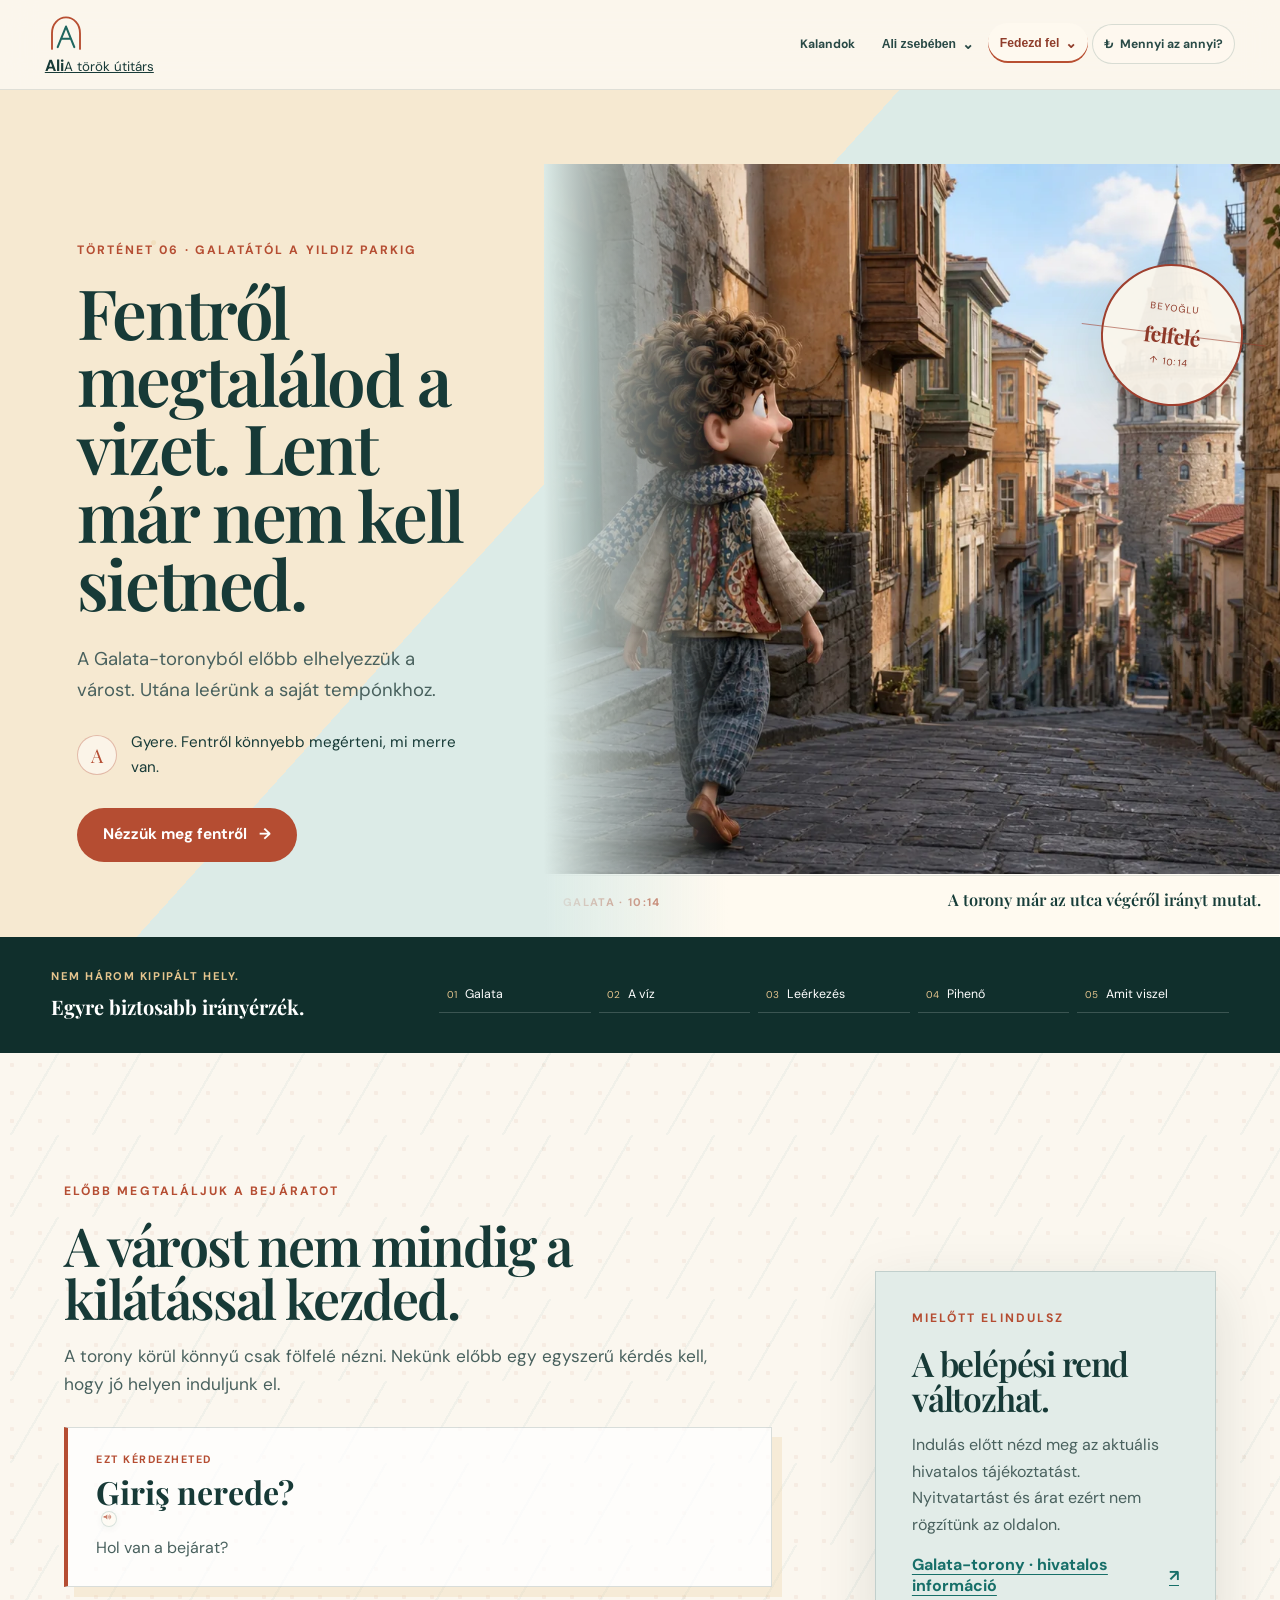
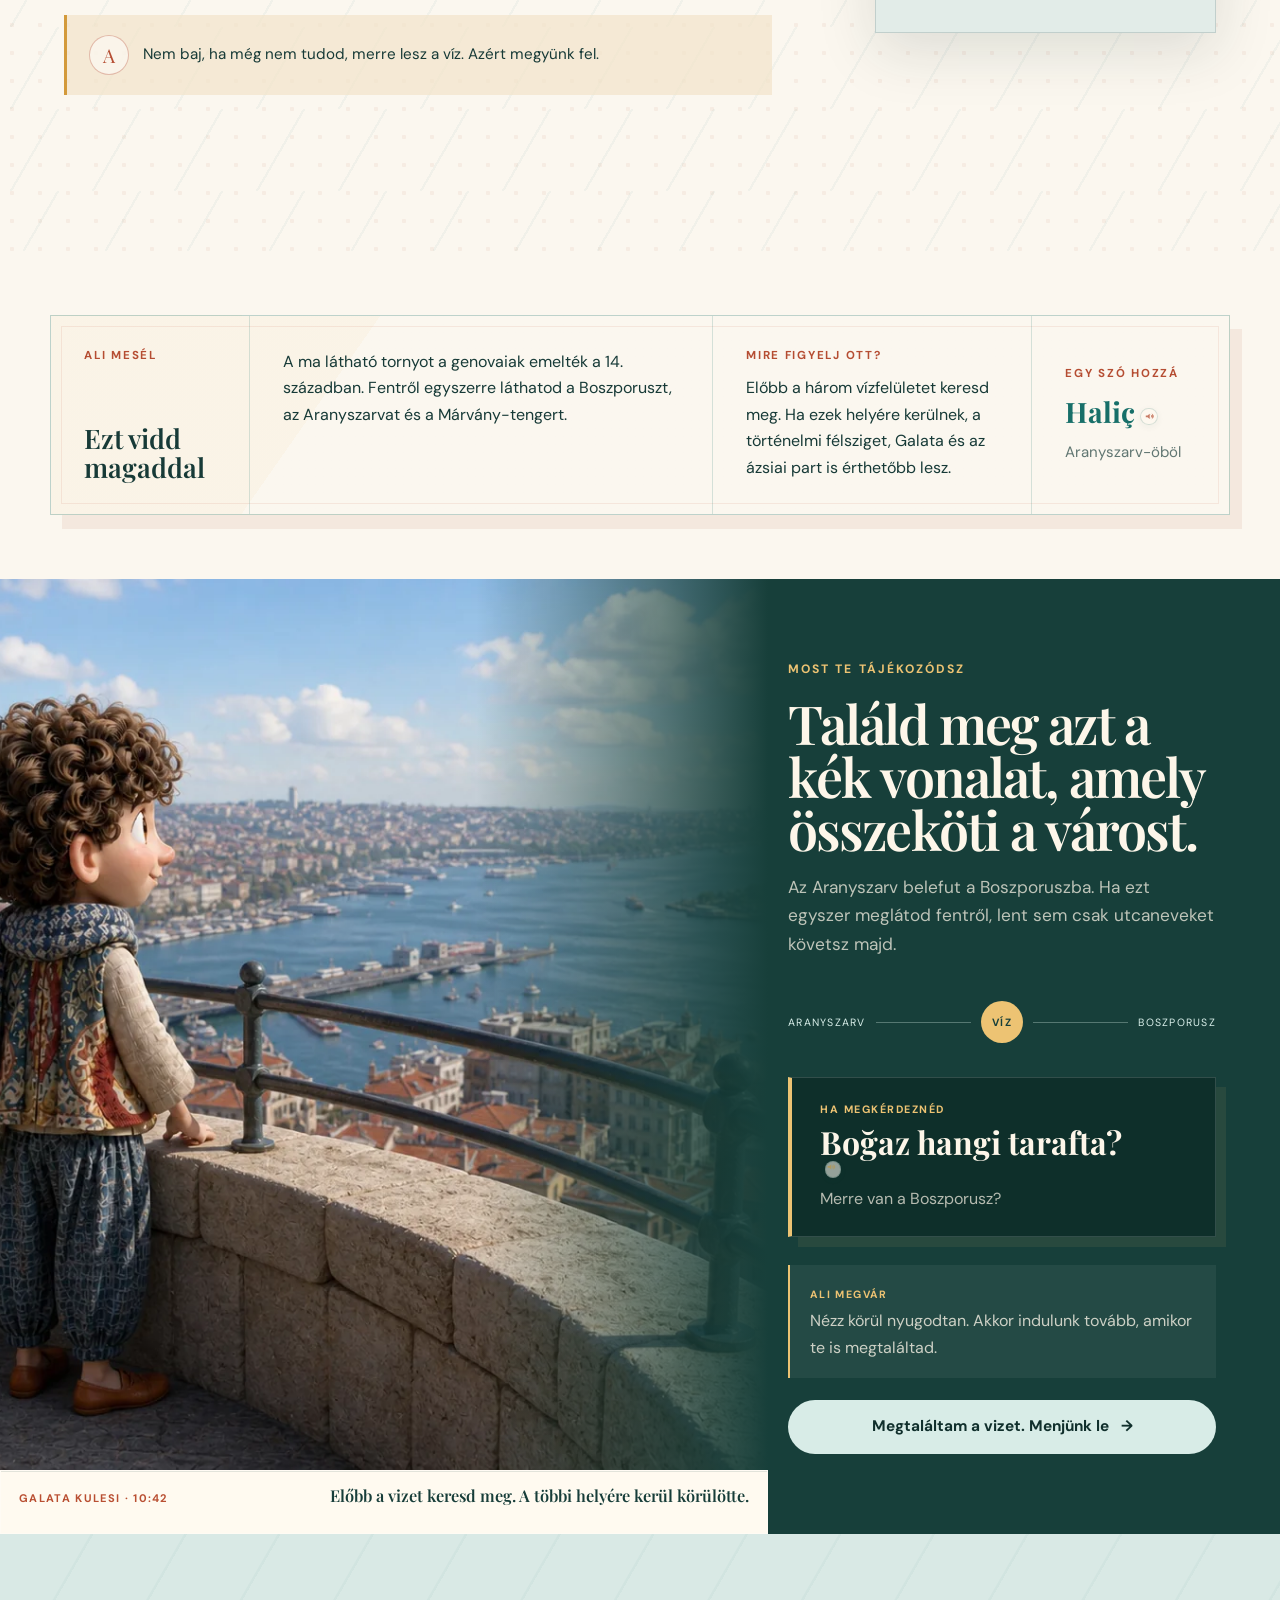
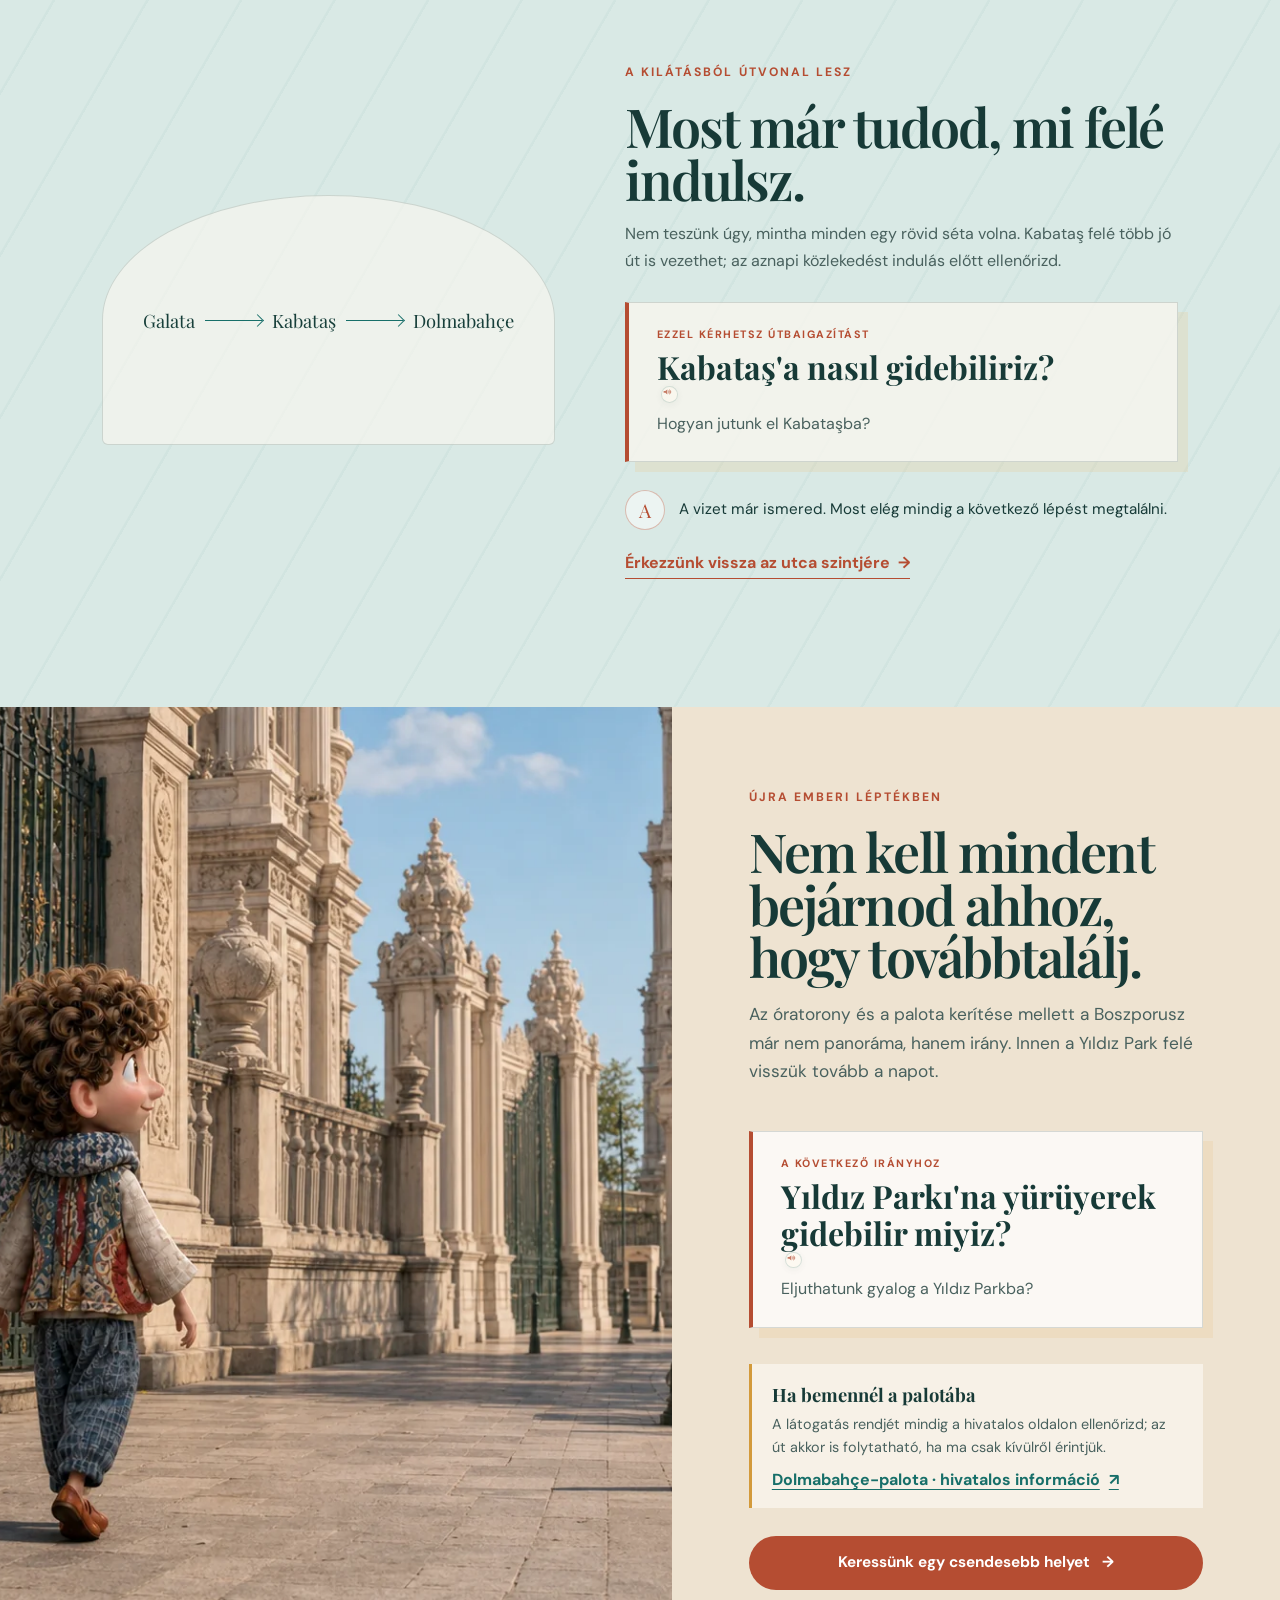
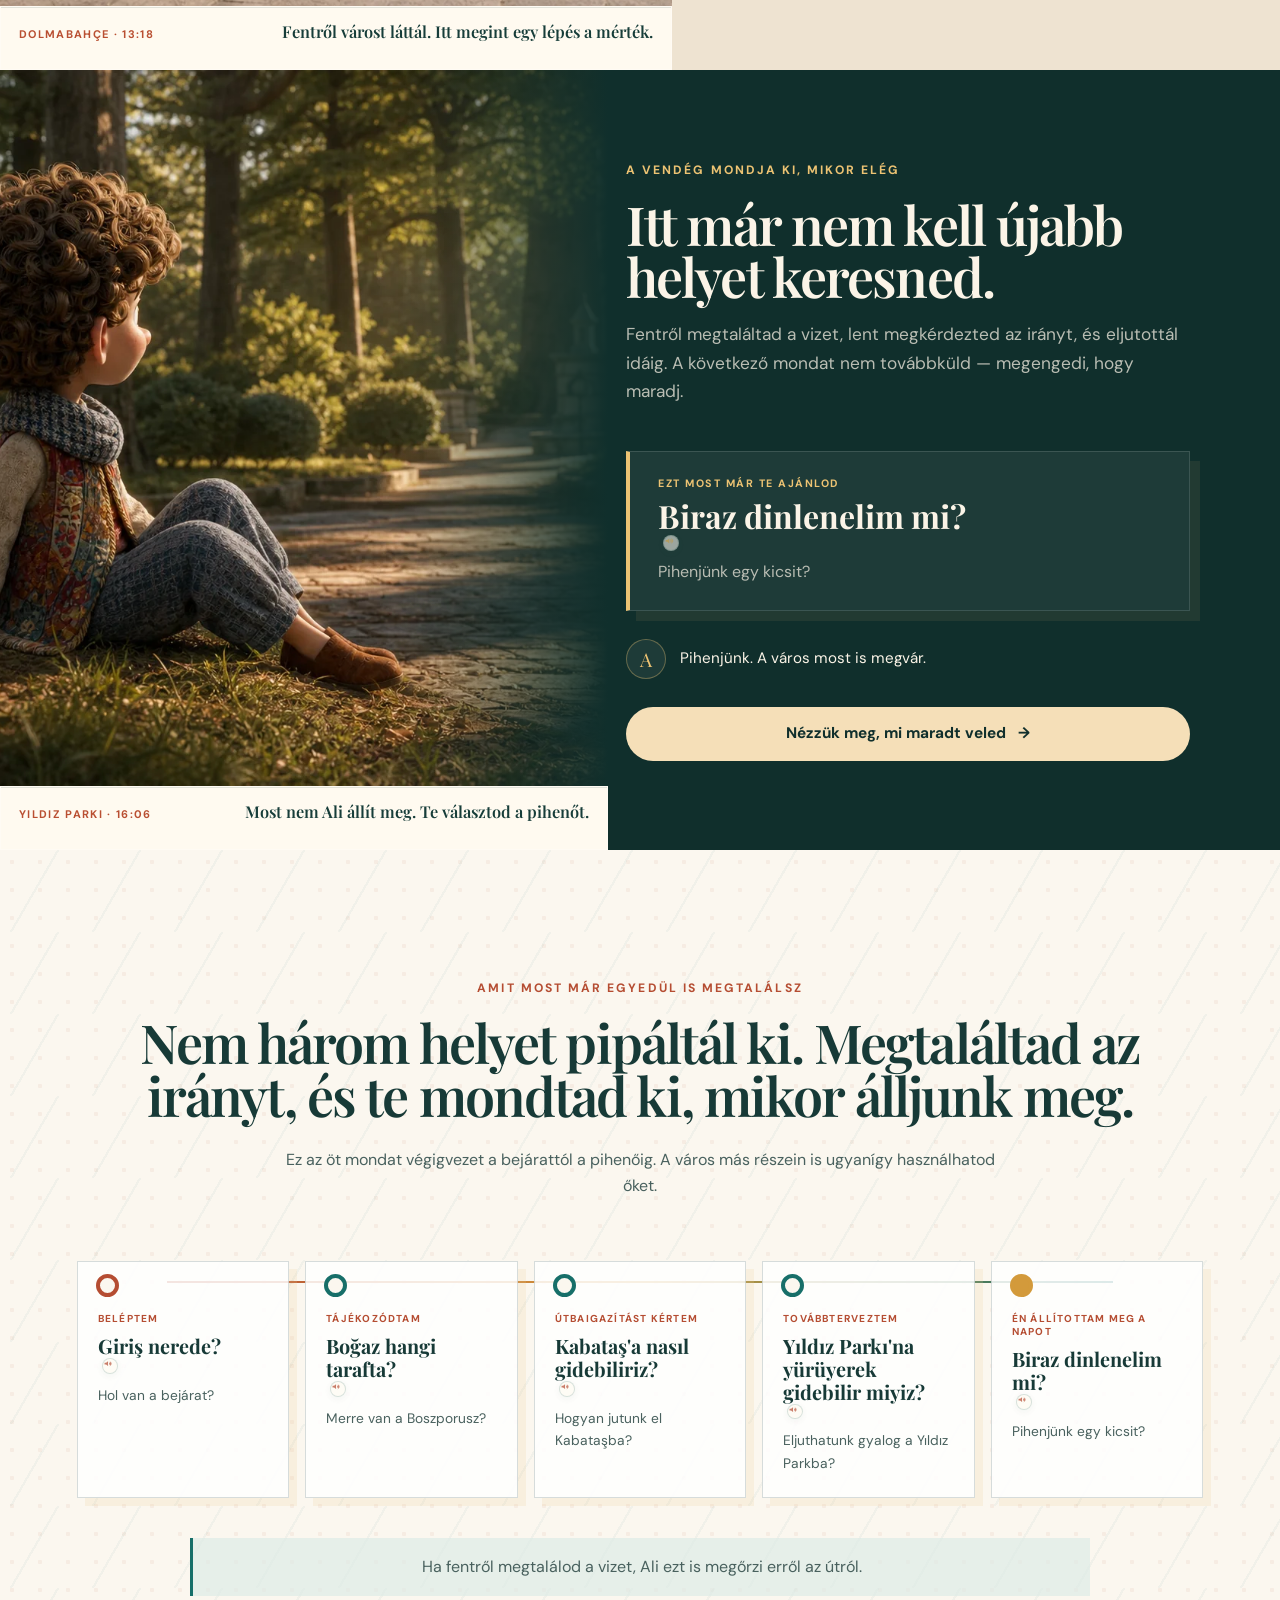
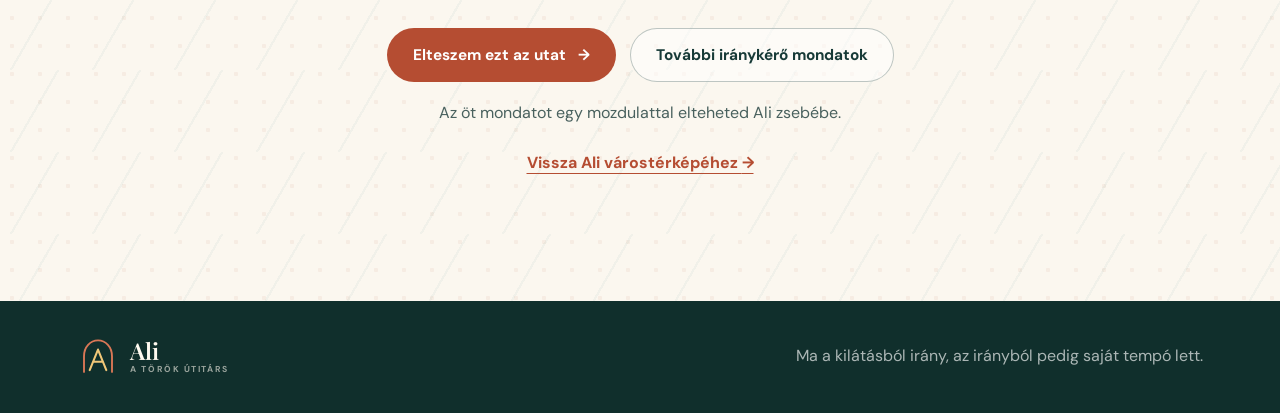
<file: toronytol-parkig.html>
<!doctype html>
<html lang="hu">
<head>
  <meta charset="utf-8" />
  <meta name="viewport" content="width=device-width, initial-scale=1" />
  <meta name="description" content="Találd meg Alival a Boszporuszt a Galata-toronyból, érkezz vissza az utcára Dolmabahçénél, majd állj meg a Yıldız Parkban öt használható török mondattal." />
  <meta name="theme-color" content="#dce9e4" />
  <title>A toronytól a parkig · Ali, a török útitárs</title>
  <link rel="preconnect" href="https://fonts.googleapis.com" />
  <link rel="preconnect" href="https://fonts.gstatic.com" crossorigin />
  <link href="https://fonts.googleapis.com/css2?family=DM+Sans:wght@400;500;600;700&family=Playfair+Display:ital,wght@0,600;1,600&display=swap" rel="stylesheet" />
  <link rel="stylesheet" href="toronytol-parkig.css?v=2" />
  <link rel="stylesheet" href="story-caption-safe.css?v=2" />
  <link rel="stylesheet" href="story-learning-layer.css?v=1" />
  <link rel="stylesheet" href="navigation.css?v=8" />
</head>
<body data-section="fedezd-fel">
  <a class="skip-link" href="#tower-park-story">Ugrás a történethez</a>

  <header class="site-header global-header header-solid">
    <a class="brand" href="index.html" aria-label="Vissza Ali kezdőoldalára">
      <span class="brand-mark" aria-hidden="true"><svg viewBox="0 0 48 48" focusable="false"><path class="mark-arch" d="M8 41V23C8 12.5 15.2 5 24 5s16 7.5 16 18v18" /><path class="mark-a" d="M14.5 39 24 15.5 33.5 39M18.5 29.5h11" /></svg></span>
      <span><strong>Ali</strong><small>A török útitárs</small></span>
    </a>
    <button class="menu-toggle" type="button" aria-expanded="false" aria-controls="site-navigation"><span></span><span></span><span></span><b>Menü</b></button>
    <nav class="site-navigation" id="site-navigation" aria-label="Főmenü">
      <a class="nav-item" data-nav-section="kalandok" href="index.html#journey">Kalandok</a>
      <div class="nav-group" data-nav-section="ali-zsebeben">
        <button class="nav-item nav-group-trigger" type="button" aria-expanded="false">Ali zsebében <span aria-hidden="true">⌄</span></button>
        <div class="nav-popover">
          <p><strong>Amit már együtt megtaláltunk</strong><small>A mondatok, amelyek útközben veled maradtak.</small></p>
          <a href="szavak.html#abc"><span lang="tr">Alfabe</span><small>A török ábécé 29 betűje</small></a>
          <a href="szavak.html#szotar"><span>A1 szókincs</span><small>17 Ali-lecke összes szava</small></a>
          <a href="zseb.html#sajat-szavaim"><span>Saját szavaim</span><small>Elmentett mondatok és tanulókártyák</small></a>
        </div>
      </div>
      <div class="nav-group" data-nav-section="fedezd-fel">
        <button class="nav-item nav-group-trigger" type="button" aria-expanded="true">Fedezd fel <span aria-hidden="true">⌄</span></button>
        <div class="nav-popover nav-popover-small">
          <p><strong>Törökország Ali szemével</strong><small>Ízek, helyek és történetek.</small></p>
          <a href="torok-konyha.html?v=20260719-5"><span>Török konyha</span><small>Ali már megterített</small></a>
          <a class="current" href="isztambul-helyei.html" aria-current="page"><span>Isztambul helyei</span><small>A város, amely visszahív</small></a>
        </div>
      </div>
      <a class="nav-item nav-journal-link" href="arfolyam.html"><span aria-hidden="true">₺</span> Mennyi az annyi?</a>
    </nav>
  </header>

  <main id="tower-park-story">
    <section class="tower-hero" id="galata" aria-labelledby="tower-park-title">
      <div class="hero-copy">
        <p class="eyebrow">Történet 06 · Galatától a Yıldız Parkig</p>
        <h1 id="tower-park-title">Fentről megtalálod a vizet. Lent már nem kell sietned.</h1>
        <p class="hero-lead">A Galata-toronyból előbb elhelyezzük a várost. Utána leérünk a saját tempónkhoz.</p>
        <div class="ali-note"><span aria-hidden="true">A</span><p>Gyere. Fentről könnyebb megérteni, mi merre van.</p></div>
        <a class="button button-primary" href="#belepes">Nézzük meg fentről <span aria-hidden="true">→</span></a>
      </div>
      <figure class="hero-scene">
        <img src="assets/web/tower-park/TPK-SCN-001-galata-threshold.webp" alt="Ali egy meredek galatai mellékutcában megáll, és a házak között feltűnő Galata-tornyot nézi" fetchpriority="high" />
        <figcaption><span>Galata · 10:14</span><strong>A torony már az utca végéről irányt mutat.</strong></figcaption>
        <span class="direction-seal" aria-hidden="true"><small>Beyoğlu</small><strong>felfelé</strong><em>↑ 10:14</em></span>
      </figure>
    </section>

    <nav class="story-route" aria-label="A toronytól a parkig történetének állomásai">
      <p><span>Nem három kipipált hely.</span><strong>Egyre biztosabb irányérzék.</strong></p>
      <ol>
        <li><a href="#belepes"><span>01</span>Galata</a></li>
        <li><a href="#viz"><span>02</span>A víz</a></li>
        <li><a href="#kabatas"><span>03</span>Leérkezés</a></li>
        <li><a href="#yildiz"><span>04</span>Pihenő</a></li>
        <li><a href="#mondatok"><span>05</span>Amit viszel</a></li>
      </ol>
    </nav>

    <section class="entry-section patterned-section" id="belepes" aria-labelledby="entry-title">
      <div class="entry-copy">
        <p class="eyebrow">Előbb megtaláljuk a bejáratot</p>
        <h2 id="entry-title">A várost nem mindig a kilátással kezded.</h2>
        <p>A torony körül könnyű csak fölfelé nézni. Nekünk előbb egy egyszerű kérdés kell, hogy jó helyen induljunk el.</p>
        <div class="phrase-card">
          <span>Ezt kérdezheted</span>
          <strong lang="tr">Giriş nerede?</strong>
          <p>Hol van a bejárat?</p>
        </div>
        <div class="ali-wide-note"><span aria-hidden="true">A</span><p>Nem baj, ha még nem tudod, merre lesz a víz. Azért megyünk fel.</p></div>
      </div>
      <aside class="practical-note" aria-labelledby="galata-practical-title">
        <p class="eyebrow">Mielőtt elindulsz</p>
        <h3 id="galata-practical-title">A belépési rend változhat.</h3>
        <p>Indulás előtt nézd meg az aktuális hivatalos tájékoztatást. Nyitvatartást és árat ezért nem rögzítünk az oldalon.</p>
        <a class="official-link" href="https://muze.gov.tr/muze-detay?distid=mrk&amp;sectionid=glt04" target="_blank" rel="noopener noreferrer">Galata-torony · hivatalos információ <span aria-hidden="true">↗</span></a>
      </aside>
    </section>

    <aside class="story-insight" aria-label="Egy megjegyezhető helyi részlet a Galata-toronyról">
      <div class="story-insight-heading"><span>Ali mesél</span><strong>Ezt vidd magaddal</strong></div>
      <p class="story-insight-fact">A ma látható tornyot a genovaiak emelték a 14. században. Fentről egyszerre láthatod a Boszporuszt, az Aranyszarvat és a Márvány-tengert.</p>
      <div class="story-insight-note"><span>Mire figyelj ott?</span><p>Előbb a három vízfelületet keresd meg. Ha ezek helyére kerülnek, a történelmi félsziget, Galata és az ázsiai part is érthetőbb lesz.</p></div>
      <div class="story-insight-word"><span>Egy szó hozzá</span><strong lang="tr">Haliç</strong><small>Aranyszarv-öböl</small></div>
    </aside>

    <section class="panorama-section" id="viz" aria-labelledby="water-title">
      <figure class="panorama-scene">
        <img src="assets/web/tower-park/TPK-SCN-002-find-the-water.webp" alt="Ali a Galata-torony biztonságos kilátószintjéről az Aranyszarv és a Boszporusz összefüggő vízvonalát nézi" loading="lazy" decoding="async" />
        <figcaption><span>Galata Kulesi · 10:42</span><strong>Előbb a vizet keresd meg. A többi helyére kerül körülötte.</strong></figcaption>
      </figure>
      <div class="panorama-copy">
        <p class="eyebrow">Most te tájékozódsz</p>
        <h2 id="water-title">Találd meg azt a kék vonalat, amely összeköti a várost.</h2>
        <p>Az Aranyszarv belefut a Boszporuszba. Ha ezt egyszer meglátod fentről, lent sem csak utcaneveket követsz majd.</p>
        <div class="compass-line" aria-hidden="true"><span>Aranyszarv</span><i></i><b>víz</b><i></i><span>Boszporusz</span></div>
        <div class="phrase-card phrase-card-dark">
          <span>Ha megkérdeznéd</span>
          <strong lang="tr">Boğaz hangi tarafta?</strong>
          <p>Merre van a Boszporusz?</p>
        </div>
        <div class="water-response" data-water-response aria-live="polite"><span>Ali megvár</span><p>Nézz körül nyugodtan. Akkor indulunk tovább, amikor te is megtaláltad.</p></div>
        <a class="button button-sky" href="#kabatas" data-find-water>Megtaláltam a vizet. Menjünk le <span aria-hidden="true">→</span></a>
      </div>
    </section>

    <section class="route-bridge" id="kabatas" aria-labelledby="descent-title">
      <div class="route-thread" aria-hidden="true"><span>Galata</span><i></i><span>Kabataş</span><i></i><span>Dolmabahçe</span></div>
      <div class="route-copy">
        <p class="eyebrow">A kilátásból útvonal lesz</p>
        <h2 id="descent-title">Most már tudod, mi felé indulsz.</h2>
        <p>Nem teszünk úgy, mintha minden egy rövid séta volna. Kabataş felé több jó út is vezethet; az aznapi közlekedést indulás előtt ellenőrizd.</p>
        <div class="phrase-card phrase-card-light">
          <span>Ezzel kérhetsz útbaigazítást</span>
          <strong lang="tr">Kabataş'a nasıl gidebiliriz?</strong>
          <p>Hogyan jutunk el Kabataşba?</p>
        </div>
        <div class="ali-note ali-note-light"><span aria-hidden="true">A</span><p>A vizet már ismered. Most elég mindig a következő lépést megtalálni.</p></div>
        <a class="text-cta" href="#dolmabahce">Érkezzünk vissza az utca szintjére <span aria-hidden="true">→</span></a>
      </div>
    </section>

    <section class="palace-section" id="dolmabahce" aria-labelledby="palace-title">
      <figure class="palace-scene">
        <img src="assets/web/tower-park/TPK-SCN-003-dolmabahce-approach.webp" alt="Ali a Dolmabahçe-palota zárt díszkerítése mellett, a felismerhető óratorony felé sétál egy nyilvános járdán" loading="lazy" decoding="async" />
        <figcaption><span>Dolmabahçe · 13:18</span><strong>Fentről várost láttál. Itt megint egy lépés a mérték.</strong></figcaption>
      </figure>
      <div class="palace-copy">
        <p class="eyebrow">Újra emberi léptékben</p>
        <h2 id="palace-title">Nem kell mindent bejárnod ahhoz, hogy továbbtalálj.</h2>
        <p>Az óratorony és a palota kerítése mellett a Boszporusz már nem panoráma, hanem irány. Innen a Yıldız Park felé visszük tovább a napot.</p>
        <div class="phrase-card">
          <span>A következő irányhoz</span>
          <strong lang="tr">Yıldız Parkı'na yürüyerek gidebilir miyiz?</strong>
          <p>Eljuthatunk gyalog a Yıldız Parkba?</p>
        </div>
        <aside class="inline-practical">
          <strong>Ha bemennél a palotába</strong>
          <p>A látogatás rendjét mindig a hivatalos oldalon ellenőrizd; az út akkor is folytatható, ha ma csak kívülről érintjük.</p>
          <a href="https://www.millisaraylar.gov.tr/Lokasyon/3/Dolmabahce-Sarayi" target="_blank" rel="noopener noreferrer">Dolmabahçe-palota · hivatalos információ <span aria-hidden="true">↗</span></a>
        </aside>
        <a class="button button-primary" href="#yildiz">Keressünk egy csendesebb helyet <span aria-hidden="true">→</span></a>
      </div>
    </section>

    <section class="park-closing" id="yildiz" aria-labelledby="park-title">
      <figure>
        <img src="assets/web/tower-park/TPK-SCN-004-yildiz-rest.webp" alt="Ali a Yıldız Park fái alatt a fűben ül, maga mellett szabad helyet hagyva, és a délutáni fényt nézi" loading="lazy" decoding="async" />
        <figcaption><span>Yıldız Parkı · 16:06</span><strong>Most nem Ali állít meg. Te választod a pihenőt.</strong></figcaption>
      </figure>
      <div class="park-copy">
        <p class="eyebrow">A vendég mondja ki, mikor elég</p>
        <h2 id="park-title">Itt már nem kell újabb helyet keresned.</h2>
        <p>Fentről megtaláltad a vizet, lent megkérdezted az irányt, és eljutottál idáig. A következő mondat nem továbbküld — megengedi, hogy maradj.</p>
        <div class="phrase-card phrase-card-green">
          <span>Ezt most már te ajánlod</span>
          <strong lang="tr">Biraz dinlenelim mi?</strong>
          <p>Pihenjünk egy kicsit?</p>
        </div>
        <div class="ali-note ali-note-dark"><span aria-hidden="true">A</span><p>Pihenjünk. A város most is megvár.</p></div>
        <a class="button button-sand" href="#mondatok">Nézzük meg, mi maradt veled <span aria-hidden="true">→</span></a>
      </div>
    </section>

    <section class="story-keepsake patterned-section" id="mondatok" aria-labelledby="keepsake-title" data-story-outcome>
      <header class="section-heading">
        <p class="eyebrow">Amit most már egyedül is megtalálsz</p>
        <h2 id="keepsake-title">Nem három helyet pipáltál ki. Megtaláltad az irányt, és te mondtad ki, mikor álljunk meg.</h2>
        <p>Ez az öt mondat végigvezet a bejárattól a pihenőig. A város más részein is ugyanígy használhatod őket.</p>
      </header>
      <div class="keepsake-path" aria-label="Az út öt megőrizhető mondata">
        <article><span>Beléptem</span><strong lang="tr">Giriş nerede?</strong><p>Hol van a bejárat?</p></article>
        <article><span>Tájékozódtam</span><strong lang="tr">Boğaz hangi tarafta?</strong><p>Merre van a Boszporusz?</p></article>
        <article><span>Útbaigazítást kértem</span><strong lang="tr">Kabataş'a nasıl gidebiliriz?</strong><p>Hogyan jutunk el Kabataşba?</p></article>
        <article><span>Továbbterveztem</span><strong lang="tr">Yıldız Parkı'na yürüyerek gidebilir miyiz?</strong><p>Eljuthatunk gyalog a Yıldız Parkba?</p></article>
        <article><span>Én állítottam meg a napot</span><strong lang="tr">Biraz dinlenelim mi?</strong><p>Pihenjünk egy kicsit?</p></article>
      </div>
      <p class="water-memory" data-water-memory>Ha fentről megtalálod a vizet, Ali ezt is megőrzi erről az útról.</p>
      <div class="keepsake-actions">
        <button class="button button-primary" type="button" data-save-story data-story-save>Elteszem ezt az utat <span aria-hidden="true">→</span></button>
        <a class="button button-outline" data-story-more href="szavak.html#szotar">További iránykérő mondatok</a>
      </div>
      <p class="save-feedback" data-save-feedback aria-live="polite">Az öt mondatot egy mozdulattal elteheted Ali zsebébe.</p>
      <a class="back-to-map" data-story-map-return href="isztambul-helyei.html?place=galata#varosterkep">Vissza Ali várostérképéhez <span aria-hidden="true">→</span></a>
    </section>
  </main>

  <footer class="story-footer">
    <a class="brand footer-brand" href="index.html"><span class="brand-mark" aria-hidden="true"><svg viewBox="0 0 48 48" focusable="false"><path class="mark-arch" d="M8 41V23C8 12.5 15.2 5 24 5s16 7.5 16 18v18" /><path class="mark-a" d="M14.5 39 24 15.5 33.5 39M18.5 29.5h11" /></svg></span><span><strong>Ali</strong><small>A török útitárs</small></span></a>
    <p>Ma a kilátásból irány, az irányból pedig saját tempó lett.</p>
  </footer>

  <script src="toronytol-parkig.js?v=1"></script>
<script src="navigation.js?v=7"></script>
</body>
</html>
</file>
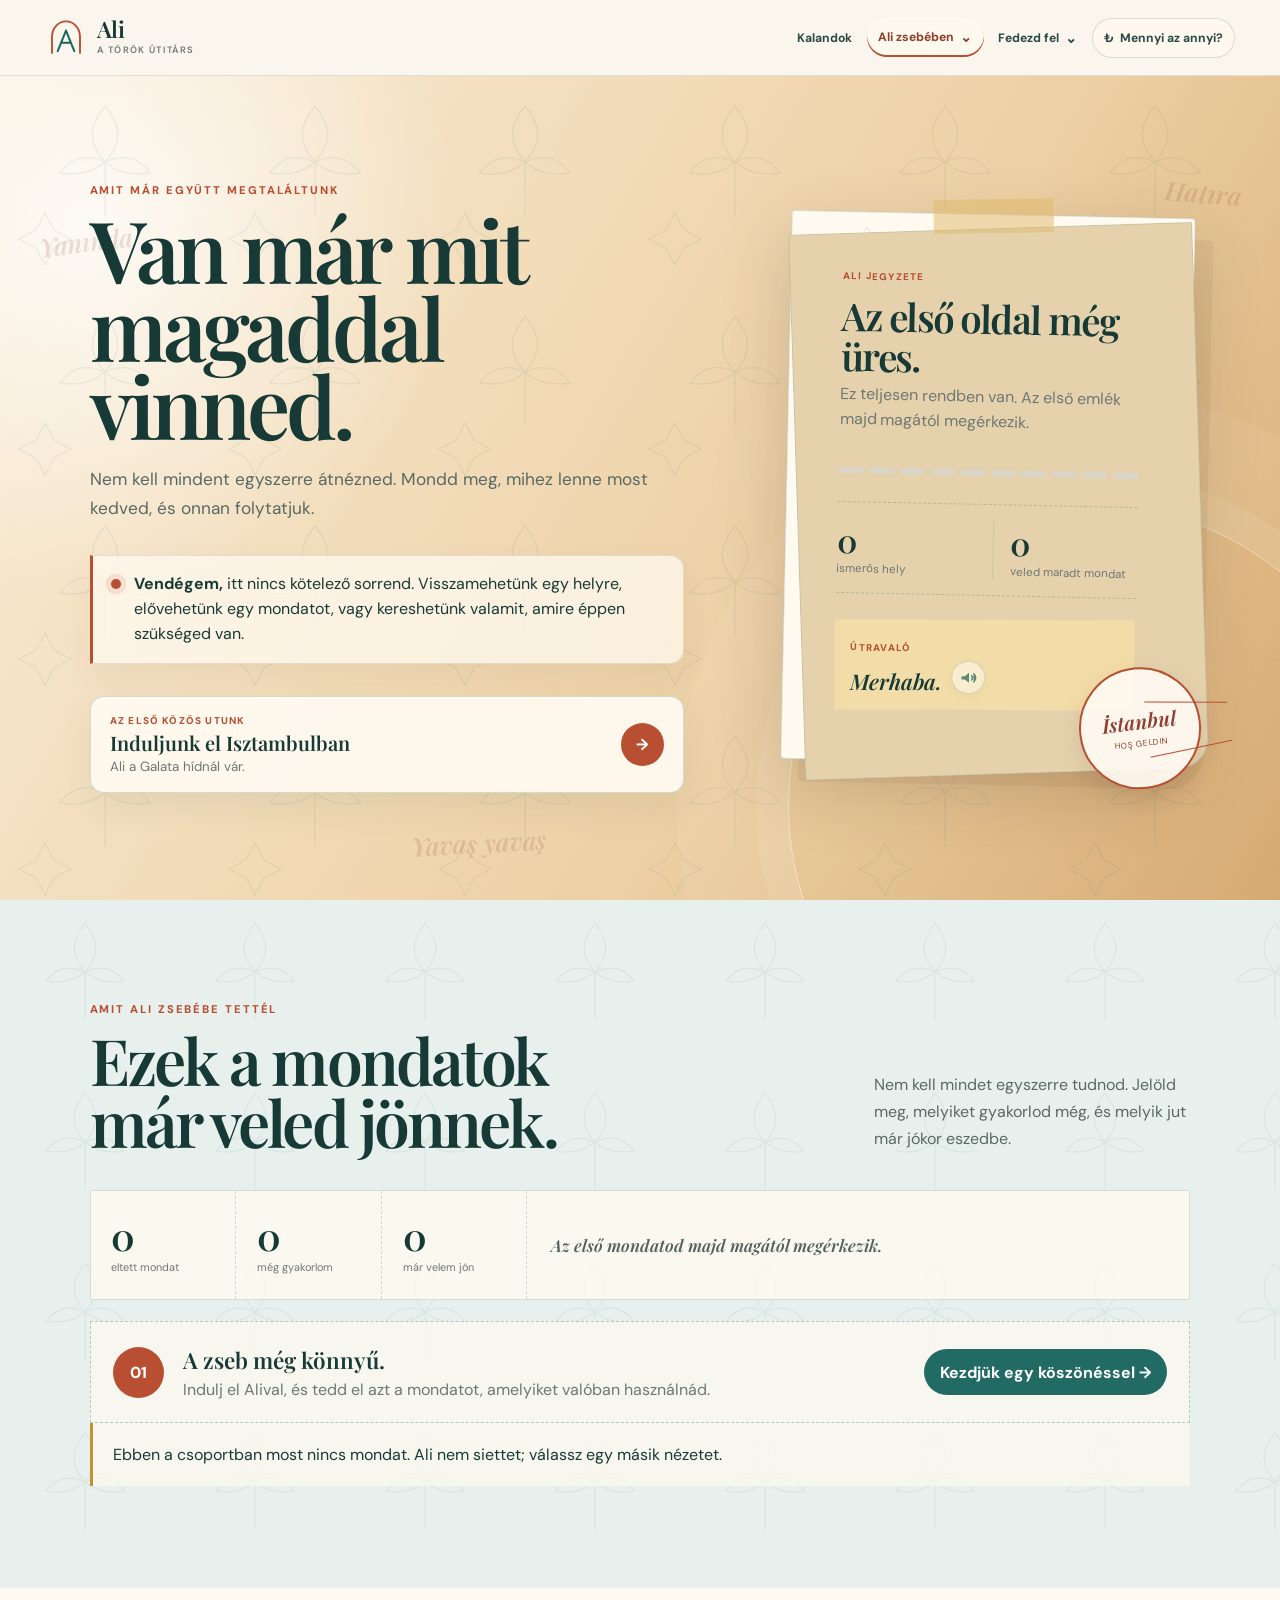
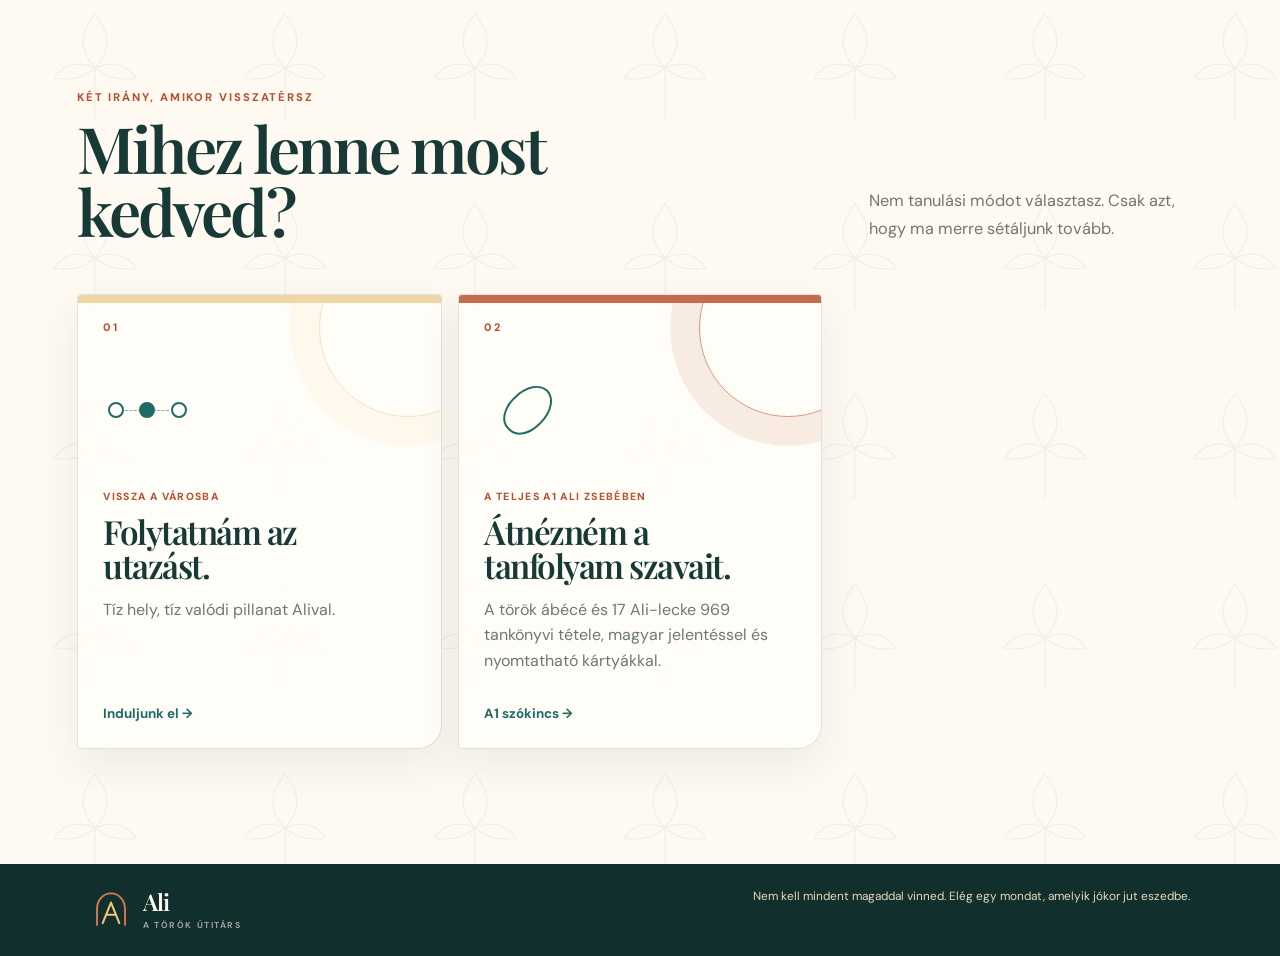
<file: zseb.html>
<!doctype html>
<html lang="hu">
<head>
  <meta charset="utf-8" />
  <meta name="viewport" content="width=device-width, initial-scale=1" />
  <meta name="description" content="Ali zsebében megtalálod a közös utat, az útközben megismert török kifejezéseket és a teljes élethelyzet-térképet." />
  <meta name="theme-color" content="#f6ead6" />
  <title>Ali zsebében – Merre menjünk tovább?</title>
  <link rel="preconnect" href="https://fonts.googleapis.com" />
  <link rel="preconnect" href="https://fonts.gstatic.com" crossorigin />
  <link href="https://fonts.googleapis.com/css2?family=DM+Sans:wght@400;500;600;700&family=Playfair+Display:ital,wght@0,600;1,600&display=swap" rel="stylesheet" />
  <link rel="stylesheet" href="zseb.css?v=12" />
  <link rel="stylesheet" href="navigation.css?v=8" />
</head>
<body data-section="ali-zsebeben">
  <a class="skip-link" href="#zseb">Ugrás Ali zsebéhez</a>

  <header class="site-header global-header header-solid">
    <a class="brand" href="index.html" aria-label="Vissza Ali kezdőoldalára">
      <span class="brand-mark" aria-hidden="true">
        <svg viewBox="0 0 48 48" focusable="false"><path class="mark-arch" d="M8 41V23C8 12.5 15.2 5 24 5s16 7.5 16 18v18" /><path class="mark-a" d="M14.5 39 24 15.5 33.5 39M18.5 29.5h11" /></svg>
      </span>
      <span><strong>Ali</strong><small>A török útitárs</small></span>
    </a>
    <button class="menu-toggle" type="button" aria-expanded="false" aria-controls="site-navigation"><span></span><span></span><span></span><b>Menü</b></button>
    <nav class="site-navigation" id="site-navigation" aria-label="Főmenü">
      <a class="nav-item" data-nav-section="kalandok" href="index.html#journey">Kalandok</a>
      <div class="nav-group" data-nav-section="ali-zsebeben">
        <button class="nav-item nav-group-trigger" type="button" aria-expanded="false">Ali zsebében <span aria-hidden="true">⌄</span></button>
        <div class="nav-popover">
          <p><strong>Amit már együtt megtaláltunk</strong><small>A mondatok, amelyek útközben veled maradtak.</small></p>
          <a href="szavak.html#abc"><span lang="tr">Alfabe</span><small>A török ábécé 29 betűje</small></a>
          <a href="szavak.html#szotar"><span>A1 szókincs</span><small>17 Ali-lecke összes szava</small></a>
          <a href="zseb.html#sajat-szavaim"><span>Saját szavaim</span><small>Elmentett mondatok és tanulókártyák</small></a>
        </div>
      </div>
      <div class="nav-group" data-nav-section="fedezd-fel">
        <button class="nav-item nav-group-trigger" type="button" aria-expanded="false">Fedezd fel <span aria-hidden="true">⌄</span></button>
        <div class="nav-popover nav-popover-small">
          <p><strong>Törökország Ali szemével</strong><small>Ízek, helyek és történetek.</small></p>
          <a href="torok-konyha.html?v=20260719-5"><span>Török konyha</span><small>Ali már megterített</small></a>
          <a href="isztambul-helyei.html"><span>Isztambul helyei</span><small>A város, amely visszahív</small></a>
        </div>
      </div>
      <a class="nav-item nav-journal-link" href="arfolyam.html"><span aria-hidden="true">₺</span> Mennyi az annyi?</a>
    </nav>
  </header>

  <main id="zseb">
    <section class="pocket-hero" aria-labelledby="pocket-title">
      <div class="pocket-whispers" aria-hidden="true"><span>Yanında</span><span>Hatıra</span><span>Yavaş yavaş</span></div>
      <div class="pocket-copy">
        <p class="eyebrow">Amit már együtt megtaláltunk</p>
        <h1 id="pocket-title">Van már mit magaddal vinned.</h1>
        <p class="hero-lead">Nem kell mindent egyszerre átnézned. Mondd meg, mihez lenne most kedved, és onnan folytatjuk.</p>
        <div class="ali-message">
          <span class="message-dot" aria-hidden="true"></span>
          <p><strong>Vendégem,</strong> itt nincs kötelező sorrend. Visszamehetünk egy helyre, elővehetünk egy mondatot, vagy kereshetünk valamit, amire éppen szükséged van.</p>
        </div>
        <a class="journey-resume" href="index.html?start=1" data-journey-link>
          <span data-journey-kicker>Az első közös utunk</span>
          <strong data-journey-title>Induljunk el Isztambulban</strong>
          <small data-journey-copy>Ali a Galata hídnál vár.</small>
          <b aria-hidden="true">→</b>
        </a>
      </div>

      <aside class="pocket-keepsake" aria-label="Ami már veled jön">
        <span class="keepsake-tape" aria-hidden="true"></span>
        <div class="keepsake-heading">
          <span>Ali jegyzete</span>
          <strong data-keepsake-title>Az első oldal még üres.</strong>
          <p data-keepsake-copy>Ez teljesen rendben van. Az első emlék majd magától megérkezik.</p>
        </div>
        <div class="route-dots" data-route-dots aria-label="Még nincs bejárt állomás"></div>
        <div class="keepsake-stats">
          <div><strong data-journal-count>0</strong><span>ismerős hely</span></div>
          <div><strong data-phrase-count>0</strong><span>veled maradt mondat</span></div>
        </div>
        <blockquote><span>Útravaló</span><p lang="tr" data-favorite-phrase>Merhaba.</p></blockquote>
        <span class="postal-mark" aria-hidden="true"><strong>İstanbul</strong><small>Hoş geldin</small></span>
      </aside>
    </section>

    <section class="saved-world-phrases" id="mentett-mondatok" aria-labelledby="saved-world-title" data-saved-phrases-section hidden>
      <header>
        <div><p class="eyebrow">Amit egy másik sétáról hoztál</p><h2 id="saved-world-title" data-saved-phrases-title>Az asztaltól ezt hoztad magaddal.</h2></div>
        <p data-saved-phrases-copy>Nem külön feladatok. Mondatok, amelyekre egy valódi helyzetben szükséged lehet.</p>
      </header>
      <div class="saved-world-grid" data-saved-phrases-list></div>
      <div class="saved-world-return"><p data-saved-return-copy>Ha szeretnéd, innen visszaléphetünk oda, ahol ezt a mondatot találtad.</p><a data-saved-return-link href="torok-konyha.html?v=20260719-5#mondatok">Vissza a történethez <span aria-hidden="true">→</span></a></div>
    </section>

    <section class="learning-pocket" id="sajat-szavaim" aria-labelledby="learning-pocket-title">
      <header class="learning-pocket-heading">
        <div>
          <p class="eyebrow">Amit Ali zsebébe tettél</p>
          <h2 id="learning-pocket-title">Ezek a mondatok már veled jönnek.</h2>
        </div>
        <p>Nem kell mindet egyszerre tudnod. Jelöld meg, melyiket gyakorlod még, és melyik jut már jókor eszedbe.</p>
      </header>

      <div class="learning-summary" aria-label="A személyes gyűjteményed állapota">
        <div><strong data-learning-total>0</strong><span>eltett mondat</span></div>
        <div><strong data-learning-practicing>0</strong><span>még gyakorlom</span></div>
        <div><strong data-learning-known>0</strong><span>már velem jön</span></div>
        <p data-learning-summary-copy>Az első mondatod majd magától megérkezik.</p>
      </div>

      <div class="learning-toolbar" data-learning-toolbar hidden>
        <div class="learning-filters" role="group" aria-label="Mondatok szűrése">
          <button class="is-active" type="button" data-learning-filter="all" aria-pressed="true">Mind</button>
          <button type="button" data-learning-filter="practicing" aria-pressed="false">Gyakorlom</button>
          <button type="button" data-learning-filter="known" aria-pressed="false">Már megy</button>
        </div>
        <div class="learning-actions">
          <button type="button" data-open-study>Gyakorlás kártyákkal</button>
          <button type="button" data-print-cards>Kétoldalas kártyák nyomtatása</button>
        </div>
      </div>
      <p class="print-card-note" data-learning-toolbar-note hidden><strong>4 kártya egy A4-es lapon</strong> · 63 × 88 mm · kétoldalas nyomtatás, hosszú él mentén · QR-kód az előlapokon</p>

      <div class="learning-empty" data-learning-empty>
        <span aria-hidden="true">01</span>
        <div><strong>A zseb még könnyű.</strong><p>Indulj el Alival, és tedd el azt a mondatot, amelyiket valóban használnád.</p></div>
        <a href="index.html?start=1">Kezdjük egy köszönéssel <span aria-hidden="true">→</span></a>
      </div>

      <div class="learning-list" data-learning-list aria-live="polite"></div>

      <div class="learning-bottom-actions" data-learning-bottom-actions hidden>
        <div><span>A most látható pakli</span><strong><b data-print-visible-count>0</b> kártya</strong><small>Az aktív szűrés szerint készül el.</small></div>
        <button type="button" data-print-cards>Kétoldalas kártyák nyomtatása</button>
      </div>

      <section class="study-deck" data-study-deck hidden aria-labelledby="study-deck-title">
        <header>
          <div><p class="eyebrow">Egy mondat egyszerre</p><h3 id="study-deck-title">Ali elővette a kártyákat.</h3></div>
          <button type="button" data-close-study aria-label="Tanulókártyák bezárása">Bezárom</button>
        </header>
        <div class="study-card" data-study-card>
          <header><img src="assets/ali.png" alt="Ali" /><span data-study-side>Türkçe</span></header>
          <strong lang="tr" data-study-phrase>Merhaba.</strong>
          <p data-study-translation>Szia.</p>
          <small data-study-source>Ali zsebéből</small>
          <button type="button" data-flip-card aria-expanded="false">Fordítsd meg →</button>
        </div>
        <footer>
          <button type="button" data-study-prev>← Előző</button>
          <span><b data-study-index>1</b> / <span data-study-total>1</span></span>
          <button type="button" data-study-next>Következő →</button>
        </footer>
      </section>
    </section>

    <section class="choice-section" aria-labelledby="choice-title">
      <header class="choice-heading">
        <div><p class="eyebrow">Két irány, amikor visszatérsz</p><h2 id="choice-title">Mihez lenne most kedved?</h2></div>
        <p>Nem tanulási módot választasz. Csak azt, hogy ma merre sétáljunk tovább.</p>
      </header>

      <div class="choice-grid">
        <a class="choice-card journey-choice" href="index.html?start=1" data-journey-card>
          <span class="choice-number">01</span>
          <span class="choice-motif motif-route" aria-hidden="true"><i></i><i></i><i></i></span>
          <p class="choice-kicker" data-card-journey-kicker>Vissza a városba</p>
          <h3 data-card-journey-title>Folytatnám az utazást.</h3>
          <p data-card-journey-copy>Tíz hely, tíz valódi pillanat Alival.</p>
          <strong data-card-journey-cta>Induljunk el <span aria-hidden="true">→</span></strong>
        </a>

        <a class="choice-card words-choice" href="szavak.html#szotar">
          <span class="choice-number">02</span>
          <span class="choice-motif motif-lale" aria-hidden="true"><i></i></span>
          <p class="choice-kicker">A teljes A1 Ali zsebében</p>
          <h3>Átnézném a tanfolyam szavait.</h3>
          <p>A török ábécé és 17 Ali-lecke 969 tankönyvi tétele, magyar jelentéssel és nyomtatható kártyákkal.</p>
          <strong>A1 szókincs <span aria-hidden="true">→</span></strong>
        </a>

      </div>
    </section>

  </main>

  <footer class="pocket-footer">
    <a class="brand footer-brand" href="index.html" aria-label="Ali – A török útitárs kezdőoldala"><span class="brand-mark" aria-hidden="true"><svg viewBox="0 0 48 48" focusable="false"><path class="mark-arch" d="M8 41V23C8 12.5 15.2 5 24 5s16 7.5 16 18v18" /><path class="mark-a" d="M14.5 39 24 15.5 33.5 39M18.5 29.5h11" /></svg></span><span><strong>Ali</strong><small>A török útitárs</small></span></a>
    <p>Nem kell mindent magaddal vinned. Elég egy mondat, amelyik jókor jut eszedbe.</p>
  </footer>

<script src="navigation.js?v=7"></script>
  <script src="adventure-content.js?v=3"></script>
  <script src="a1-vocabulary.js?v=11"></script>
  <script src="zseb.js?v=22"></script>
</body>
</html>
</file>
<file: styles.css>
:root {
  --cream: #f5ead7;
  --paper: #fffaf1;
  --ink: #1f302f;
  --muted: #6f756f;
  --terra: #a94f35;
  --terra-dark: #7f3525;
  --teal: #246865;
  --gold: #c49139;
  --line: rgba(31, 48, 47, 0.16);
  --shadow: 0 28px 80px rgba(61, 38, 23, 0.18);
  --serif: "Playfair Display", Georgia, serif;
  --sans: "DM Sans", system-ui, sans-serif;
}

* { box-sizing: border-box; }
html { scroll-behavior: smooth; }
body { margin: 0; color: var(--ink); background: var(--cream); font-family: var(--sans); }
button, a { font: inherit; }
button { cursor: pointer; }
.skip-link { position: fixed; left: 1rem; top: -5rem; z-index: 1000; background: var(--ink); color: white; padding: .8rem 1rem; }
.skip-link:focus { top: 1rem; }

.site-header { position: absolute; z-index: 10; inset: 0 0 auto; display: flex; align-items: center; justify-content: space-between; padding: 1.4rem clamp(1.2rem, 5vw, 5rem); }
.header-actions { display: flex; align-items: center; gap: .55rem; }
.journal-toggle { position: relative; display: inline-flex; align-items: center; gap: .45rem; min-height: 42px; padding: 0 .8rem; border: 1px solid rgba(29,74,70,.18); border-radius: 999px; color: #234743; background: rgba(255,250,240,.72); backdrop-filter: blur(10px); font-weight: 700; cursor: pointer; }
.journal-toggle b { min-width: 1.35rem; height: 1.35rem; display: grid; place-items: center; border-radius: 50%; color: #fffaf0; background: #aa4f37; font-size: .68rem; }
.brand { display: inline-flex; align-items: center; gap: .72rem; color: var(--ink); text-decoration: none; }
.brand-mark { display: grid; place-items: center; width: 2.65rem; aspect-ratio: 1; color: var(--teal); transition: transform .3s ease; }
.brand:hover .brand-mark { transform: translateY(-1px); }
.brand-mark svg { display: block; width: 100%; height: 100%; overflow: visible; }
.brand-mark path { fill: none; stroke-linecap: round; stroke-linejoin: round; }
.mark-arch { stroke: var(--terra); stroke-width: 2.15; }
.mark-a { stroke: currentColor; stroke-width: 2.35; }
.brand strong, .brand small { display: block; }
.brand strong { font-family: var(--serif); font-size: 1.42rem; line-height: .9; letter-spacing: -.035em; }
.brand small { margin-top: .3rem; color: var(--muted); font-size: .58rem; font-weight: 600; letter-spacing: .145em; text-transform: uppercase; }
.sound-toggle { display: flex; align-items: center; gap: .5rem; color: var(--ink); background: rgba(255,255,255,.35); border: 1px solid var(--line); border-radius: 999px; padding: .55rem .8rem; backdrop-filter: blur(12px); }
.sound-toggle[aria-pressed="true"] span { color: var(--terra); animation: pulse 1.5s infinite; }

/* Halk kézírásos réteg: valódi török mondattöredékek, kizárólag hangulati elemként. */
.turkish-whispers { position: absolute; z-index: 0; inset: 0; overflow: hidden; pointer-events: none; user-select: none; }
.turkish-whispers span { position: absolute; display: block; color: currentColor; font-family: "Segoe Print", "Bradley Hand", "Comic Sans MS", cursive; font-weight: 400; line-height: 1; white-space: nowrap; opacity: .14; transform-origin: center; }
.hero-whispers { z-index: 1; color: var(--terra-dark); }
.hero-whispers span:nth-child(1) { left: 50%; top: clamp(5.4rem, 7vw, 7rem); font-size: clamp(2.2rem, 4vw, 4.6rem); transform: translateX(-50%) rotate(-3deg); opacity: .2; }
.hero-whispers span:nth-child(2) { left: 1.2rem; bottom: 1.2rem; font-size: clamp(1.35rem, 2vw, 2.3rem); transform: rotate(-5deg); opacity: .13; }
.hero-whispers span:nth-child(3) { right: 1.5rem; bottom: 1.25rem; font-size: clamp(1.25rem, 1.8vw, 2rem); transform: rotate(4deg); opacity: .13; }
.journey-whispers span:nth-child(1) { right: 4%; top: 1.25rem; font-size: clamp(1.5rem, 2.4vw, 2.7rem); transform: rotate(4deg); color: var(--terra); opacity: .19; }
.journey-whispers span:nth-child(2) { left: 3%; bottom: 1.15rem; font-size: clamp(1.4rem, 2.2vw, 2.5rem); transform: rotate(-5deg); color: var(--teal); opacity: .18; }
.journey-whispers span:nth-child(3) { display: none; }
.companion-whispers { color: #f1c778; }
.companion-whispers span:nth-child(1) { right: 3%; top: 1.15rem; font-size: clamp(1.5rem, 2.5vw, 2.8rem); transform: rotate(4deg); opacity: .17; }
.companion-whispers span:nth-child(2) { right: 5%; bottom: 1.15rem; font-size: clamp(1.3rem, 2.1vw, 2.3rem); transform: rotate(-3deg); opacity: .15; }
.mirmir-whispers { color: #6f3c2b; }
.mirmir-whispers span:nth-child(1) { left: 3%; bottom: 1.15rem; font-size: clamp(1.35rem, 2.2vw, 2.5rem); transform: rotate(-4deg); opacity: .18; }
.mirmir-whispers span:nth-child(2) { right: 4%; top: 1.15rem; font-size: clamp(1.6rem, 2.8vw, 3rem); transform: rotate(5deg); opacity: .18; }
.manifesto-whispers { color: #ffe4a7; }
.manifesto-whispers span:nth-child(1) { left: 3%; top: 1.2rem; font-size: clamp(1.5rem, 2.5vw, 2.8rem); transform: rotate(-4deg); opacity: .18; }
.manifesto-whispers span:nth-child(2) { right: 3%; bottom: 1.2rem; font-size: clamp(1.35rem, 2.2vw, 2.5rem); transform: rotate(4deg); opacity: .17; }

.hero { position: relative; min-height: 100svh; display: grid; grid-template-columns: minmax(0, .92fr) minmax(340px, .78fr); gap: clamp(2rem, 6vw, 7rem); align-items: center; overflow: hidden; padding: 7rem clamp(1.2rem, 7vw, 8rem) 4rem; background: radial-gradient(circle at 78% 22%, #ffdca0 0, transparent 24%), linear-gradient(125deg, #f9f0df 0%, #efd9bc 62%, #d8a66e 100%); }
.hero::after { content: ""; position: absolute; inset: 0; opacity: .17; pointer-events: none; background-image: url("data:image/svg+xml,%3Csvg xmlns='http://www.w3.org/2000/svg' width='140' height='140' viewBox='0 0 140 140'%3E%3Cfilter id='n'%3E%3CfeTurbulence type='fractalNoise' baseFrequency='.75' numOctaves='3' stitchTiles='stitch'/%3E%3C/filter%3E%3Crect width='100%25' height='100%25' filter='url(%23n)' opacity='.18'/%3E%3C/svg%3E"); }
.sun-disc { position: absolute; width: 38vw; height: 38vw; min-width: 380px; min-height: 380px; right: -8vw; top: -11vw; border-radius: 50%; border: 1px solid rgba(255,255,255,.55); box-shadow: 0 0 0 5vw rgba(255,255,255,.08), 0 0 0 10vw rgba(255,255,255,.05); }
.hero-copy, .hero-portrait { position: relative; z-index: 2; }
.eyebrow { margin: 0 0 .9rem; color: var(--terra); font-weight: 700; font-size: .74rem; letter-spacing: .16em; text-transform: uppercase; }
h1, h2 { font-family: var(--serif); font-weight: 600; letter-spacing: -.025em; }
h1 { max-width: 760px; margin: 0; font-size: clamp(3.25rem, 6vw, 6.6rem); line-height: .96; }
.lead { max-width: 610px; margin: 1.6rem 0; color: #485651; font-size: clamp(1.05rem, 1.5vw, 1.28rem); line-height: 1.65; }
.ali-note { display: grid; grid-template-columns: auto 1fr; gap: .8rem; max-width: 560px; margin: 1.6rem 0; padding: 1rem 1.1rem; background: rgba(255,250,241,.64); border: 1px solid rgba(255,255,255,.58); border-radius: 1rem; backdrop-filter: blur(14px); }
.ali-note p { margin: 0; line-height: 1.55; }
.note-dot { width: .65rem; height: .65rem; margin-top: .4rem; border-radius: 50%; background: var(--terra); box-shadow: 0 0 0 .38rem rgba(169,79,53,.12); }
.hero-actions { display: flex; align-items: center; gap: 1rem; flex-wrap: wrap; }
.primary-button { border: 0; border-radius: 999px; padding: 1rem 1.35rem; color: white; background: var(--terra); box-shadow: 0 12px 24px rgba(127,53,37,.22); font-weight: 700; transition: transform .2s ease, background .2s ease, box-shadow .2s ease; }
.primary-button:hover { transform: translateY(-2px); background: var(--terra-dark); box-shadow: 0 16px 32px rgba(127,53,37,.27); }
.primary-button:focus-visible, button:focus-visible, a:focus-visible { outline: 3px solid #fff; outline-offset: 3px; box-shadow: 0 0 0 5px var(--teal); }
.microcopy { color: var(--muted); font-size: .76rem; }
.hero-portrait { isolation: isolate; justify-self: center; width: min(100%, 610px); transform: rotate(1.1deg); }
.hero-portrait::before, .hero-portrait::after { content: ""; position: absolute; z-index: -1; inset: 4% 5% 1%; border-radius: 48% 48% 1.5rem 1.5rem; pointer-events: none; }
.hero-portrait::before { background: rgba(255,250,241,.7); transform: translate(-6%, 3%) rotate(-4deg); box-shadow: 0 18px 55px rgba(61,38,23,.13); }
.hero-portrait::after { border: 1px solid rgba(255,255,255,.72); transform: translate(7%, -2%) rotate(3.2deg); }
.arch-frame { position: relative; z-index: 1; overflow: hidden; aspect-ratio: .76; border-radius: 48% 48% 1.5rem 1.5rem; border: 1px solid rgba(255,255,255,.66); box-shadow: var(--shadow); background: #d7a46e; }
.arch-frame::after { content: ""; position: absolute; inset: 0; box-shadow: inset 0 0 80px rgba(35,24,17,.2); pointer-events: none; }
.arch-frame img { width: 100%; height: 100%; object-fit: cover; object-position: 70% center; transform: scale(1.035); transition: transform 1.1s cubic-bezier(.2,.7,.2,1); }
.hero-portrait:hover img { transform: scale(1.075); }
.hero-motifs { position: absolute; z-index: 4; left: -1.35rem; bottom: 2rem; display: flex; align-items: flex-end; gap: .28rem; transform: rotate(-3deg); pointer-events: none; }
.hero-motifs .motif-tile { position: relative; inset: auto; width: 3.9rem; border-width: .3rem; box-shadow: 0 10px 24px rgba(50,31,20,.18); }
.hero-motifs .motif-tile:nth-child(2) { width: 4.35rem; transform: translateY(-.55rem) rotate(4deg); }
.hero-motifs .motif-tile:nth-child(3) { transform: rotate(6deg); }
.postal-stamp { position: absolute; z-index: 6; display: grid; place-items: center; width: 7.6rem; aspect-ratio: 1; padding: .85rem; text-align: center; color: #8f3f2d; background: rgba(255,249,237,.92); border: 2px solid currentColor; border-radius: 50%; box-shadow: 0 10px 24px rgba(54,35,22,.2); font-style: normal; line-height: 1.05; pointer-events: none; mix-blend-mode: normal; }
.postal-stamp::before, .postal-stamp::after { content: ""; position: absolute; left: -1.15rem; right: -1.15rem; height: 1px; background: currentColor; opacity: .64; }
.postal-stamp::before { top: 1.15rem; }
.postal-stamp::after { bottom: 1.15rem; }
.postal-stamp strong { font-family: var(--serif); font-size: .95rem; }
.postal-stamp small { font-size: .52rem; letter-spacing: .1em; text-transform: uppercase; }
.stamp-hero { left: -1rem; right: auto; top: 14%; transform: rotate(-10deg); }
.scroll-cue { position: absolute; z-index: 3; left: clamp(1.2rem, 3vw, 3rem); bottom: 1.2rem; color: rgba(31,48,47,.65); font-size: .65rem; letter-spacing: .14em; text-transform: uppercase; writing-mode: vertical-rl; }
.scroll-cue span { margin-top: .5rem; }
.reveal { animation: rise .9s both; }
.hero-portrait.reveal { animation-delay: .16s; }

.journey-section { position: relative; overflow: hidden; padding: clamp(5rem, 9vw, 9rem) clamp(1.2rem, 7vw, 8rem); background-color: var(--paper); }
.journey-section::after { content: ""; position: absolute; z-index: 0; inset: 0; opacity: .038; pointer-events: none; background-image: url("data:image/svg+xml,%3Csvg xmlns='http://www.w3.org/2000/svg' width='190' height='190' viewBox='0 0 190 190'%3E%3Cg fill='none' stroke='%23246865' stroke-width='1.3'%3E%3Cpath d='M95 26c14 18 18 34 0 54-18-20-14-36 0-54Z'/%3E%3Cpath d='M95 80c-18-8-31-4-41 10 18 3 31-1 41-10Zm0 0c18-8 31-4 41 10-18 3-31-1-41-10Z'/%3E%3Cpath d='M95 79v52'/%3E%3Cpath d='m34 145 9-16 9 16 16 9-16 9-9 16-9-16-16-9 16-9Z'/%3E%3Cpath d='m138 38 7-12 7 12 12 7-12 7-7 12-7-12-12-7 12-7Z'/%3E%3C/g%3E%3C/svg%3E"); background-size: 190px 190px; }
.journey-section > :not(.turkish-whispers) { position: relative; z-index: 1; }
.section-intro { position: relative; display: grid; grid-template-columns: minmax(330px, .82fr) minmax(520px, 1.18fr); grid-template-areas: "eyebrow eyebrow" "title copy" "title route" "title ticket"; column-gap: clamp(3rem, 7vw, 8rem); row-gap: 1rem; align-items: start; margin-bottom: 2.8rem; }
.section-intro .eyebrow { grid-area: eyebrow; }
.section-intro h2 { grid-area: title; max-width: 10ch; }
.section-intro h2, .companion-copy h2, .mirmir-copy h2, .manifesto-section h2 { margin: 0; font-size: clamp(2.45rem, 4.4vw, 4.8rem); line-height: 1.02; }
.section-intro > p:nth-of-type(2) { grid-area: copy; max-width: 620px; margin: .15rem 0 .4rem; color: var(--muted); line-height: 1.7; }
.day-route { grid-area: route; position: relative; display: grid; grid-template-columns: repeat(3, 1fr); width: 100%; margin: 1.15rem 0 .2rem; padding-top: 1.1rem; color: var(--teal); }
.day-route::before { content: ""; position: absolute; top: .3rem; left: 8%; right: 8%; height: 2px; background: repeating-linear-gradient(90deg, rgba(36,102,101,.38) 0 5px, transparent 5px 11px); transform: rotate(-.35deg); }
.day-route::after { content: "Ali mai útvonala"; position: absolute; right: 0; top: -1.25rem; color: rgba(169,79,53,.58); font-family: var(--serif); font-size: .85rem; font-style: italic; transform: rotate(-2deg); }
.day-route span { position: relative; display: flex; align-items: baseline; gap: .38rem; font-family: var(--serif); font-size: .82rem; }
.day-route span:nth-child(2) { justify-self: center; }
.day-route span:nth-child(3) { justify-self: end; }
.day-route i { position: absolute; top: -1.16rem; left: .1rem; width: .72rem; aspect-ratio: 1; border: 2px solid var(--paper); border-radius: 50%; background: var(--terra); box-shadow: 0 0 0 1px var(--terra); }
.day-route span:nth-child(2) i { left: 50%; transform: translateX(-50%); background: #e0ac54; box-shadow: 0 0 0 1px #e0ac54; }
.day-route span:nth-child(3) i { left: auto; right: .1rem; background: var(--teal); box-shadow: 0 0 0 1px var(--teal); }
.day-route small { color: var(--terra); font-family: var(--sans); font-size: .55rem; letter-spacing: .08em; }
.journey-ticket { grid-area: ticket; position: relative; z-index: 2; display: grid; grid-template-columns: auto 1fr auto auto; align-items: center; gap: 1.4rem; width: 100%; margin: .35rem 0 0; padding: .75rem 1rem .75rem 1.25rem; border: 1px solid rgba(169,79,53,.22); border-radius: .35rem; color: var(--ink); background: #f5dfb4; box-shadow: 0 10px 24px rgba(61,38,23,.07); transform: rotate(-.45deg); }
.journey-ticket::before, .journey-ticket::after { content: ""; position: absolute; top: 50%; width: 1rem; aspect-ratio: 1; border-radius: 50%; background: var(--paper); transform: translateY(-50%); }
.journey-ticket::before { left: -.55rem; }
.journey-ticket::after { right: -.55rem; }
.journey-ticket span { display: grid; gap: .12rem; }
.journey-ticket small { color: var(--terra); font-size: .58rem; font-style: normal; font-weight: 800; letter-spacing: .14em; text-transform: uppercase; }
.journey-ticket strong { font-family: var(--serif); font-size: .95rem; }
.journey-ticket i { height: 1px; background: repeating-linear-gradient(90deg, var(--terra) 0 4px, transparent 4px 9px); opacity: .45; }
.journey-ticket b { display: grid; place-items: center; width: 3.6rem; aspect-ratio: 1; border: 1px solid rgba(36,102,101,.35); border-radius: 50%; color: var(--teal); font-size: .68rem; letter-spacing: .08em; }
.journey-line { position: relative; display: flex; gap: 1.45rem; padding: 1.5rem .4rem 3.5rem; overflow-x: auto; overscroll-behavior-inline: contain; scroll-snap-type: x mandatory; scroll-behavior: smooth; scrollbar-width: none; }
.journey-line::-webkit-scrollbar { display: none; }
.journey-line::before { content: ""; position: absolute; left: 2%; right: 2%; top: .3rem; height: 1px; background: linear-gradient(90deg, transparent, var(--line) 8%, var(--line) 92%, transparent); }
.journey-card { --lift: 0rem; --tilt: 0deg; position: relative; flex: 0 0 calc((100% - 2.9rem) / 3); min-width: 0; min-height: 470px; overflow: hidden; padding: 17.8rem 1.5rem 1.5rem; border: 1px solid rgba(31,48,47,.13); border-radius: .55rem; background: #fffdf8; box-shadow: 0 20px 45px rgba(61,38,23,.1); transform: translateY(var(--lift)) rotate(var(--tilt)); transform-origin: center 15%; scroll-snap-align: start; transition: transform .28s, box-shadow .28s, background .25s; }
.journey-card:nth-child(1) { --lift: 0rem; --tilt: -1.4deg; }
.journey-card:nth-child(2) { --lift: 2.8rem; --tilt: 1.15deg; }
.journey-card:nth-child(3) { --lift: .75rem; --tilt: -.45deg; }
.journey-card:nth-child(3n+1) { --lift: 0rem; --tilt: -1.1deg; }
.journey-card:nth-child(3n+2) { --lift: 2rem; --tilt: .85deg; }
.journey-card:nth-child(3n) { --lift: .65rem; --tilt: -.4deg; }
.journey-card:hover { transform: translateY(calc(var(--lift) - .45rem)) rotate(0deg); background: #fffaf0; box-shadow: 0 28px 60px rgba(61,38,23,.16); }
.journey-card::after { content: ""; position: absolute; z-index: 3; top: -.35rem; left: 50%; width: 4.8rem; height: 1.15rem; background: rgba(224,195,145,.58); transform: translateX(-50%) rotate(-2deg); box-shadow: 0 2px 5px rgba(61,38,23,.06); }
.stamp-journey { z-index: 5; right: .65rem; top: 8.15rem; width: 5.8rem; transform: rotate(9deg); }
.journey-card:nth-child(2) .stamp-journey { right: .65rem; left: auto; top: 1rem; transform: rotate(8deg); }
.journey-card:nth-child(3) .stamp-journey { top: 8.4rem; transform: rotate(6deg); }
.journey-card:nth-child(3) .stamp-journey { width: 6.35rem; right: .35rem; }
.journey-card:nth-child(3) .stamp-journey strong { max-width: 100%; font-size: .67rem; letter-spacing: -.015em; white-space: nowrap; }
.journey-card:nth-child(3) .stamp-journey small { font-size: .48rem; }
.journey-card::before { content: ""; position: absolute; top: 16rem; left: 1.5rem; width: .8rem; height: .8rem; border-radius: 50%; background: var(--paper); border: 3px solid var(--teal); z-index: 2; }
.journey-card.active::before { background: var(--terra); border-color: var(--terra); box-shadow: 0 0 0 .45rem rgba(169,79,53,.12); }
.journey-card.remembered { box-shadow: 0 18px 42px rgba(33,70,65,.15), inset 0 0 0 2px rgba(36,104,101,.28); }
.journey-card.remembered::before { background: var(--teal); border-color: #fffaf0; box-shadow: 0 0 0 .28rem rgba(36,104,101,.16); }
.journey-image { position: absolute; inset: 0 0 auto; width: 100%; height: 15rem; object-fit: cover; filter: saturate(.9) contrast(1.02); }
.journey-card:nth-child(1) .journey-image { object-position: center 34%; }
.journey-card:nth-child(2) .journey-image { object-position: center 42%; }
.journey-card:nth-child(3) .journey-image { object-position: center 30%; }
.journey-time { position: absolute; top: 15.72rem; right: 1.4rem; color: var(--muted); font-size: .73rem; }
.journey-card h3 { margin: 0 0 1rem; font-family: var(--serif); font-size: 1.6rem; }
.journey-card p { color: var(--muted); line-height: 1.65; }
.journey-card-hit { position: absolute; z-index: 8; inset: 0; width: 100%; border: 0; border-radius: inherit; background: transparent; cursor: pointer; }
.journey-card-hit:focus-visible { outline: 3px solid var(--terra); outline-offset: -5px; }
.journey-nav { display: flex; align-items: center; justify-content: flex-end; gap: .8rem; margin-top: -1.7rem; }
.journey-swipe { margin: 0 auto 0 0; color: var(--muted); font-size: .7rem; letter-spacing: .08em; text-transform: uppercase; }
.journey-swipe strong { color: var(--terra); font-size: .82rem; }
.journey-prev, .journey-next { position: relative; display: grid; place-items: center; width: 3rem; aspect-ratio: 1; flex: 0 0 auto; border: 1px solid rgba(169,79,53,.28); border-radius: 50%; color: var(--terra); background: #fffaf1; box-shadow: 0 8px 20px rgba(61,38,23,.1); cursor: pointer; transition: transform .2s ease, color .2s ease, background .2s ease, opacity .2s ease; }
.journey-prev::before, .journey-next::before { content: ""; position: absolute; inset: .28rem; border: 1px dashed rgba(169,79,53,.28); border-radius: inherit; }
.journey-prev span, .journey-next span { position: relative; font-size: 1.25rem; line-height: 1; }
.journey-prev:hover, .journey-next:hover { color: #fffaf1; background: var(--terra); }
.journey-prev:hover { transform: translateX(-2px); }
.journey-next:hover { transform: translateX(2px); }
.journey-prev:disabled, .journey-next:disabled { opacity: .28; cursor: default; transform: none; }
.phrase { display: inline-block; margin-top: 1rem; color: var(--teal); font-weight: 700; }

.companion-section { position: relative; display: grid; grid-template-columns: .8fr 1.2fr; min-height: 760px; overflow: hidden; background: #243c3b; color: #fff8eb; }
.companion-section::before { content: ""; position: absolute; width: 28rem; aspect-ratio: 1; left: -10rem; bottom: -13rem; border: 1px solid rgba(227,172,87,.18); border-radius: 50%; box-shadow: 0 0 0 5rem rgba(227,172,87,.035); }
.companion-section::after { content: ""; position: absolute; z-index: 0; inset: 0; opacity: .045; pointer-events: none; background-image: url("data:image/svg+xml,%3Csvg xmlns='http://www.w3.org/2000/svg' width='170' height='170' viewBox='0 0 170 170'%3E%3Cg fill='none' stroke='%23e3ac57' stroke-width='1.2'%3E%3Cpath d='m85 18 12 25 25 12-25 12-12 25-12-25-25-12 25-12 12-25Z'/%3E%3Ccircle cx='85' cy='55' r='18'/%3E%3Cpath d='M22 132c18-7 25-22 24-43 18 18 20 35 5 51M148 132c-18-7-25-22-24-43-18 18-20 35-5 51'/%3E%3C/g%3E%3C/svg%3E"); background-size: 170px 170px; }
.companion-visual, .companion-copy { position: relative; z-index: 1; }
.companion-visual { isolation: isolate; align-self: center; justify-self: center; display: grid; place-items: center; width: min(100%, 610px); min-height: 690px; margin: 3.5rem 0 3.5rem clamp(1.5rem,4vw,4rem); }
.companion-visual::before { content: ""; position: absolute; z-index: -1; width: 88%; aspect-ratio: .78; border: 1px solid rgba(227,172,87,.3); border-radius: 47% 47% 1rem 1rem; background-color: #315453; background-image: url("data:image/svg+xml,%3Csvg xmlns='http://www.w3.org/2000/svg' width='145' height='145' viewBox='0 0 145 145'%3E%3Cg fill='none' stroke='%23d9aa59' stroke-width='1.7' opacity='.55'%3E%3Cpath d='M72 24c-14 16-13 30 0 40 13-10 14-24 0-40ZM72 64v49M72 83c-16-13-30-10-38 4 17 6 29 3 38-4ZM72 96c16-13 30-10 38 4-17 6-29 3-38-4Z'/%3E%3C/g%3E%3C/svg%3E"); background-size: 145px 145px; box-shadow: 0 32px 80px rgba(0,0,0,.2); transform: rotate(1.6deg); }
.companion-portrait { position: relative; z-index: 2; overflow: hidden; width: min(70%, 420px); aspect-ratio: .78; min-height: 0; margin: 0; border: .5rem solid #fff8eb; border-bottom-width: 2.65rem; border-radius: 45% 45% .4rem .4rem; box-shadow: 0 30px 65px rgba(0,0,0,.32); transform: rotate(-1.35deg); }
.companion-portrait::after { content: ""; position: absolute; inset: 0; box-shadow: inset 0 0 55px rgba(15,28,27,.2); pointer-events: none; }
.companion-portrait img { width: 100%; height: 100%; object-fit: cover; filter: saturate(.88) contrast(1.03); transition: transform .8s ease; }
.companion-portrait:hover img { transform: scale(1.035); }
.stamp-companion { left: .8rem; right: auto; bottom: 1.3rem; width: 7rem; transform: rotate(9deg); }
.companion-motifs { position: absolute; z-index: 1; inset: 0; pointer-events: none; }
.park-motif { position: absolute; width: 5.4rem; aspect-ratio: 1; border: .38rem solid #fff8eb; background-color: #f4dfae; background-repeat: no-repeat; background-position: center; background-size: cover; box-shadow: 0 12px 25px rgba(0,0,0,.2); }
.park-leaf { left: 2%; top: 14%; transform: rotate(-8deg); background-image: url("data:image/svg+xml,%3Csvg xmlns='http://www.w3.org/2000/svg' viewBox='0 0 100 100'%3E%3Crect width='100' height='100' fill='%23f3dfad'/%3E%3Cpath d='M22 76C36 39 58 22 79 18 69 43 54 66 22 76Z' fill='%232b6662'/%3E%3Cpath d='M25 73 70 27M44 54l-2-18M52 46l18 1' fill='none' stroke='%23d39b4b' stroke-width='3'/%3E%3C/svg%3E"); }
.park-tulip { right: 1%; top: 35%; transform: rotate(7deg); background-image: url("data:image/svg+xml,%3Csvg xmlns='http://www.w3.org/2000/svg' viewBox='0 0 100 100'%3E%3Crect width='100' height='100' fill='%232c5552'/%3E%3Cpath d='M50 17c9 12 18 15 23 7 3 25-8 38-23 38S24 49 27 24c5 8 14 5 23-7Z' fill='%23c95a3d'/%3E%3Cpath d='M50 61v25M50 75c-11-8-18-7-23 1 10 5 17 4 23-1Zm0 5c11-8 18-7 23 1-10 5-17 4-23-1Z' fill='none' stroke='%23e4b860' stroke-width='4'/%3E%3C/svg%3E"); }
.park-star { left: 5%; bottom: 11%; transform: rotate(5deg); background-image: url("data:image/svg+xml,%3Csvg xmlns='http://www.w3.org/2000/svg' viewBox='0 0 100 100'%3E%3Crect width='100' height='100' fill='%23fff8eb'/%3E%3Cpath d='m50 13 10 22 23-9-9 23 22 10-22 10 9 23-23-9-10 22-10-22-23 9 9-23L4 59l22-10-9-23 23 9 10-22Z' fill='none' stroke='%23c95a3d' stroke-width='4'/%3E%3Ccircle cx='50' cy='59' r='13' fill='%23d9aa59'/%3E%3C/svg%3E"); }
.companion-note { position: absolute; z-index: 4; right: -1rem; bottom: 1.15rem; margin: 0; padding: 1.25rem 1.45rem 1.1rem; min-width: 13rem; background: #f3c676; color: #203c3b; box-shadow: 0 16px 30px rgba(0,0,0,.2); font-family: "Caveat", cursive; font-size: 1.12rem; line-height: 1.08; transform: rotate(3.5deg); }
.companion-note::before { content: ""; position: absolute; width: 4.5rem; height: 1rem; left: 50%; top: -.45rem; background: rgba(255,244,205,.58); transform: translateX(-50%) rotate(-3deg); }
.companion-note span { display: block; margin-bottom: .5rem; color: #a74632; font-family: var(--sans); font-size: .62rem; font-weight: 800; letter-spacing: .15em; text-transform: uppercase; }
.companion-note strong { font-weight: 700; }
.companion-copy { align-self: center; padding: 5rem clamp(2rem, 8vw, 8rem); }
.companion-copy .eyebrow { color: #e3ac57; }
.companion-copy > p:not(.eyebrow) { max-width: 640px; color: rgba(255,248,235,.72); font-size: 1.08rem; line-height: 1.75; }
.promise-list { list-style: none; margin: 2rem 0 0; padding: 0; border-top: 1px solid rgba(255,255,255,.15); }
.promise-list li { display: grid; grid-template-columns: 2.8rem 1fr; gap: 1rem; padding: 1rem 0; border-bottom: 1px solid rgba(255,255,255,.15); }
.promise-list span { color: #e3ac57; font-size: .75rem; }

.mirmir-section { position: relative; min-height: 640px; display: grid; grid-template-columns: .92fr 1.08fr; gap: clamp(2rem, 6vw, 6rem); align-items: center; overflow: hidden; padding: 5rem clamp(1.2rem, 8vw, 9rem); background: #d6b17f; }
.mirmir-section::before { content: ""; position: absolute; z-index: 0; inset: 0; opacity: .045; pointer-events: none; background-image: url("data:image/svg+xml,%3Csvg xmlns='http://www.w3.org/2000/svg' width='210' height='210' viewBox='0 0 210 210'%3E%3Cg fill='none' stroke='%237f3525' stroke-width='1.4'%3E%3Cpath d='M105 32c16 20 20 38 0 59-20-21-16-39 0-59Z'/%3E%3Cpath d='M105 91c-23-10-40-4-51 15 23 3 40-2 51-15Zm0 0c23-10 40-4 51 15-23 3-40-2-51-15Z'/%3E%3Cpath d='M105 90v67M82 158c15-5 23-17 23-36m23 36c-15-5-23-17-23-36'/%3E%3C/g%3E%3C/svg%3E"); background-size: 210px 210px; }
.window-light { position: absolute; width: 40vw; height: 70vw; right: 2vw; top: -25vw; background: rgba(255,243,206,.5); transform: rotate(20deg); filter: blur(25px); }
.mirmir-copy { position: relative; z-index: 1; max-width: 640px; }
.mirmir-copy p:last-child { max-width: 500px; line-height: 1.75; }
.mirmir-visual { position: relative; z-index: 1; isolation: isolate; justify-self: center; width: min(100%, 610px); min-height: 560px; display: grid; place-items: center; }
.mirmir-visual::before { content: ""; position: absolute; z-index: -1; width: 82%; aspect-ratio: .92; border-radius: 48% 48% 1rem 1rem; background-color: rgba(255,249,237,.66); background-image: url("data:image/svg+xml,%3Csvg xmlns='http://www.w3.org/2000/svg' width='150' height='150' viewBox='0 0 150 150'%3E%3Cg fill='none' stroke='%23246865' stroke-width='1.4' opacity='.5'%3E%3Cpath d='M75 18c13 17 16 31 0 48-16-17-13-31 0-48Z'/%3E%3Cpath d='M75 66c-18-8-31-3-39 12 18 2 31-2 39-12Zm0 0c18-8 31-3 39 12-18 2-31-2-39-12Z'/%3E%3Cpath d='M75 66v48M52 122c14-4 22-15 23-31m23 31c-14-4-22-15-23-31'/%3E%3C/g%3E%3C/svg%3E"); background-size: 150px 150px; border: 1px solid rgba(36,104,101,.17); transform: rotate(-2deg); }
.mirmir-image { position: relative; z-index: 1; width: min(66%, 390px); margin: 0; padding: .5rem .5rem 2.8rem; background: #fff9ed; box-shadow: 0 24px 52px rgba(80,53,25,.23); transform: rotate(1.25deg); }
.mirmir-image::before { content: ""; position: absolute; z-index: 2; top: -.6rem; left: 12%; width: 5.2rem; height: 1.25rem; background: rgba(238,212,162,.72); transform: rotate(-4deg); }
.mirmir-image img { display: block; width: 100%; height: auto; aspect-ratio: 4 / 3; object-fit: cover; }
.mirmir-image figcaption { position: absolute; left: 1rem; right: 1rem; bottom: 1.05rem; color: #6f6254; font-size: .7rem; letter-spacing: .1em; text-transform: uppercase; }
.mirmir-image figcaption span { margin-right: .55rem; color: var(--terra); font-weight: 700; }
.mirmir-postmark { position: absolute; z-index: 3; right: 1.2rem; top: 2.2rem; display: grid; place-items: center; width: 8.7rem; aspect-ratio: 1; padding: 1rem; text-align: center; color: #8f3f2d; background: rgba(255,249,237,.92); border: 2px solid currentColor; border-radius: 50%; box-shadow: 0 12px 28px rgba(80,53,25,.22); transform: rotate(9deg); mix-blend-mode: normal; }
.mirmir-postmark::before, .mirmir-postmark::after { content: ""; position: absolute; left: -2.2rem; right: -2.2rem; height: 1px; background: currentColor; opacity: .5; }
.mirmir-postmark::before { top: 1.35rem; }
.mirmir-postmark::after { bottom: 1.35rem; }
.mirmir-postmark span, .mirmir-postmark small { font-size: .58rem; letter-spacing: .13em; text-transform: uppercase; }
.mirmir-postmark strong { font-family: var(--serif); font-size: 1.05rem; }
.mirmir-note { position: absolute; z-index: 4; left: -1.5rem; bottom: -1.35rem; margin: 0; padding: 1rem 1.2rem; color: #594b3f; background: #f7e7ae; box-shadow: 0 12px 28px rgba(80,53,25,.18); font-family: "Segoe Print", "Bradley Hand", cursive; font-size: 1.05rem; line-height: 1.4; transform: rotate(-4deg); }
.mirmir-note::before { content: ""; position: absolute; width: 3.8rem; height: .85rem; left: 50%; top: -.45rem; background: rgba(255,248,225,.66); transform: translateX(-50%) rotate(2deg); }
.mirmir-note span { display: block; margin-bottom: .3rem; color: var(--terra); font-family: var(--sans); font-size: .58rem; font-weight: 700; letter-spacing: .12em; text-transform: uppercase; }
.mirmir-motifs { position: absolute; z-index: 0; inset: 0; pointer-events: none; }
.motif-tile { position: absolute; display: block; width: 5.7rem; aspect-ratio: 1; background-color: #fff9ed; border: .42rem solid #fff9ed; box-shadow: 0 13px 28px rgba(80,53,25,.16); background-repeat: no-repeat; background-position: center; background-size: cover; }
.motif-tulip { left: 0; top: 3.2rem; transform: rotate(-8deg); background-image: url("data:image/svg+xml,%3Csvg xmlns='http://www.w3.org/2000/svg' viewBox='0 0 100 100'%3E%3Crect width='100' height='100' fill='%23edf2e8'/%3E%3Cg fill='none' stroke-linecap='round'%3E%3Cpath d='M50 77V45' stroke='%23246865' stroke-width='4'/%3E%3Cpath d='M50 47C31 33 37 18 50 10c13 8 19 23 0 37Z' fill='%23b94f36' stroke='%238f3f2d' stroke-width='2'/%3E%3Cpath d='M49 63C35 52 24 58 19 72c14 1 24-3 30-9Zm2 0c14-11 25-5 30 9-14 1-24-3-30-9Z' fill='%233b8d85' stroke='%23246865' stroke-width='2'/%3E%3C/g%3E%3C/svg%3E"); }
.motif-saz { right: -.25rem; top: 45%; transform: rotate(7deg); background-image: url("data:image/svg+xml,%3Csvg xmlns='http://www.w3.org/2000/svg' viewBox='0 0 100 100'%3E%3Crect width='100' height='100' fill='%23f5ead7'/%3E%3Cpath d='M18 79C56 70 73 42 79 12 52 30 31 48 18 79Z' fill='%233b8d85' stroke='%23246865' stroke-width='2.5'/%3E%3Cpath d='M24 73 72 22M38 62l-2-19m16 6 16-7' fill='none' stroke='%23fff9ed' stroke-width='2'/%3E%3Ccircle cx='75' cy='78' r='9' fill='%23c55b3d'/%3E%3C/svg%3E"); }
.motif-chintamani { left: 1%; bottom: 8.5rem; transform: rotate(5deg); background-image: url("data:image/svg+xml,%3Csvg xmlns='http://www.w3.org/2000/svg' viewBox='0 0 100 100'%3E%3Crect width='100' height='100' fill='%23e9efe9'/%3E%3Cg fill='%23b94f36' stroke='%238f3f2d' stroke-width='2'%3E%3Ccircle cx='38' cy='35' r='11'/%3E%3Ccircle cx='63' cy='35' r='11'/%3E%3Ccircle cx='50' cy='57' r='11'/%3E%3C/g%3E%3Cg fill='none' stroke='%23246865' stroke-width='4'%3E%3Cpath d='M8 78c8-12 16 12 24 0s16 12 24 0 16 12 24 0 12 5 14 6'/%3E%3Cpath d='M8 88c8-12 16 12 24 0s16 12 24 0 16 12 24 0 12 5 14 6'/%3E%3C/g%3E%3C/svg%3E"); }

.manifesto-section { position: relative; overflow: hidden; padding: clamp(6rem, 11vw, 11rem) max(1.2rem, calc((100vw - 1100px)/2)); text-align: center; color: #fff8eb; background: var(--terra); }
.manifesto-section::before { content: ""; position: absolute; z-index: 0; inset: 0; opacity: .055; pointer-events: none; background-image: url("data:image/svg+xml,%3Csvg xmlns='http://www.w3.org/2000/svg' width='180' height='180' viewBox='0 0 180 180'%3E%3Cg fill='none' stroke='%23ffe4a7' stroke-width='1.2'%3E%3Cpath d='m90 20 11 24 24 11-24 11-11 24-11-24-24-11 24-11 11-24Z'/%3E%3Cpath d='m35 128 8-17 17-8 8 17-8 17-17 8-8-17Zm77 12c20-3 30-15 31-37 14 18 12 35-6 50'/%3E%3C/g%3E%3C/svg%3E"); background-size: 180px 180px; }
.manifesto-section > :not(.turkish-whispers) { position: relative; z-index: 1; }
.journey-section::after { opacity: .085; }
.companion-section::after { opacity: .085; }
.mirmir-section::before { opacity: .09; }
.manifesto-section::before { opacity: .095; }
.manifesto-section .eyebrow { color: #f3c676; }
.manifesto-section h2 { max-width: 950px; margin-inline: auto; }
.manifesto-invitation { margin: 1.8rem auto 2.6rem; }
.manifesto-invitation p { margin: .35rem 0; color: rgba(255,248,235,.88); font-size: clamp(1.15rem, 2vw, 1.65rem); font-weight: 600; line-height: 1.45; }
.manifesto-section .primary-button { display: inline-flex; align-items: center; gap: .55rem; }
.manifesto-section .primary-button span { font-size: 1.15em; }
.turkish-coffee-icon { display: inline-grid; place-items: center; width: 1.65rem; height: 1.35rem; flex: 0 0 auto; }
.turkish-coffee-icon svg { display: block; width: 100%; height: 100%; overflow: visible; }
.coffee-saucer { fill: #d3a34f; }
.coffee-cup { fill: #fff8eb; stroke: #8f3f2d; stroke-width: 1.25; }
.coffee { fill: #4b271d; stroke: #8f3f2d; stroke-width: .8; }
.coffee-handle { fill: none; stroke: #fff8eb; stroke-width: 2.5; stroke-linecap: round; }
.coffee-ornament { fill: none; stroke: #c75d42; stroke-width: 1; }
.primary-button.light { color: var(--ink); background: var(--paper); box-shadow: 0 12px 30px rgba(74,25,14,.18); }

footer { display: grid; grid-template-columns: 1fr auto 1fr; align-items: center; gap: 2rem; padding: 2rem clamp(1.2rem, 5vw, 5rem); background: #172a29; color: rgba(255,255,255,.66); font-size: .78rem; }
.footer-brand { justify-self: start; justify-content: flex-start; width: max-content; gap: .72rem; color: white; text-align: left; }
.footer-brand > span:last-child { flex: 0 0 auto; }
.footer-brand .brand-mark { color: #f1c778; }
.footer-brand .mark-arch { stroke: #d97756; }
.prototype-note { justify-self: end; }

.experience[hidden] { display: none; }
.travel-journal[hidden] { display: none; }
.travel-journal { position: fixed; z-index: 120; inset: 0; display: grid; place-items: center; padding: 1rem; }
.journal-backdrop { position: absolute; inset: 0; background: rgba(18,31,30,.76); backdrop-filter: blur(12px); }
.journal-panel { position: relative; width: min(1080px, 100%); max-height: calc(100svh - 2rem); overflow: auto; padding: clamp(1.25rem, 4vw, 3.5rem); border-radius: 1.4rem; color: #203331; background-color: #f8efdf; background-image: linear-gradient(rgba(36,104,101,.055) 1px, transparent 1px), linear-gradient(90deg, rgba(36,104,101,.055) 1px, transparent 1px); background-size: 34px 34px; box-shadow: 0 30px 100px rgba(0,0,0,.4); animation: panelIn .4s both; }
.journal-header { display: flex; align-items: flex-start; justify-content: space-between; gap: 1rem; padding-bottom: 1rem; border-bottom: 1px solid rgba(32,51,49,.16); }
.journal-header span { color: #a64c34; font-size: .7rem; font-weight: 800; letter-spacing: .14em; text-transform: uppercase; }
.journal-header h2 { margin: .25rem 0 0; font: 600 clamp(2.2rem, 5vw, 4rem)/.98 'Playfair Display', serif; }
.journal-close { flex: 0 0 auto; width: 42px; height: 42px; border: 1px solid rgba(32,51,49,.25); border-radius: 50%; color: #203331; background: rgba(255,255,255,.42); font-size: 1.4rem; cursor: pointer; }
.journal-intro { max-width: 650px; margin: 1rem 0 1.6rem; color: #68726d; line-height: 1.65; }
.memory-shelf { margin: 0 0 1.6rem; padding: 1rem 1.1rem; border: 1px solid rgba(36,104,101,.2); background: rgba(221,237,234,.58); }
.memory-shelf-heading { display: flex; align-items: flex-start; justify-content: space-between; gap: 1rem; }
.memory-shelf-heading span { color: #a64c34; font-size: .6rem; font-weight: 800; letter-spacing: .12em; text-transform: uppercase; }
.memory-shelf h3 { margin: .2rem 0 0; font: 600 1.45rem 'Playfair Display', serif; }
.memory-shelf > p { margin: .45rem 0 .85rem; color: #69736e; font-size: .85rem; }
.familiarity-shelf { margin: 0 0 1.6rem; padding: 1rem 1.1rem; border: 1px solid rgba(179,76,48,.18); background: rgba(248,231,194,.48); }
.familiarity-shelf > span { color: #a64c34; font-size: .6rem; font-weight: 800; letter-spacing: .12em; text-transform: uppercase; }
.familiarity-shelf h3 { margin: .2rem 0 .65rem; font: 600 1.45rem 'Playfair Display', serif; }
.familiarity-list { display: grid; gap: .35rem; }
.familiarity-list p { margin: 0; color: #5f6964; font-size: .84rem; line-height: 1.55; }
.rhythm-reset { justify-self: start; margin-top: .35rem; padding: 0; border: 0; border-bottom: 1px solid rgba(166,76,52,.35); background: transparent; color: #9d4b37; font: inherit; font-size: .72rem; cursor: pointer; }
.memory-list { display: flex; flex-wrap: wrap; gap: .5rem; }
.memory-token { display: inline-flex; align-items: center; gap: .45rem; min-height: 36px; padding: .35rem .42rem .35rem .65rem; border: 1px solid rgba(36,104,101,.22); border-radius: 999px; color: #234743; background: rgba(255,253,248,.82); }
.memory-token span { font-size: .78rem; }.memory-token strong { color: #17635d; }
.memory-token button { width: 25px; height: 25px; display: grid; place-items: center; border: 0; border-radius: 50%; color: #8c4938; background: #f7e6d9; cursor: pointer; }
.memory-list-empty { color: #7a817d; font: italic .9rem 'Playfair Display', serif; }
.forget-all { padding: .45rem .65rem; border: 0; color: #8f4432; background: transparent; font-size: .72rem; text-decoration: underline; cursor: pointer; }
.memory-recall { position: relative; margin: 0 0 1rem; padding: .8rem 1rem .8rem 2.7rem; border: 1px solid rgba(36,104,101,.18); color: #244743; background: rgba(221,237,234,.62); }
.memory-recall::before { content: '✦'; position: absolute; left: 1rem; top: .85rem; color: #c17c38; }
.memory-recall span { display: block; margin-bottom: .2rem; color: #a64c34; font-size: .58rem; font-weight: 800; letter-spacing: .12em; text-transform: uppercase; }
.memory-recall p { margin: 0; font: italic 1rem 'Playfair Display', serif; line-height: 1.45; }
.journal-entries { display: grid; grid-template-columns: repeat(2, minmax(0, 1fr)); gap: 1.3rem; }

.adaptive-return { margin-top: 1rem; padding: 1rem 1.05rem; border-left: 3px solid #d89645; background: rgba(239,226,193,.58); box-shadow: 8px 8px 0 rgba(215,183,128,.12); }
.adaptive-return > span { display: block; margin-bottom: .35rem; color: #a64c34; font-size: .64rem; font-weight: 800; letter-spacing: .12em; text-transform: uppercase; }
.adaptive-return > strong { display: block; margin-bottom: .3rem; color: #173b37; font: 600 1.45rem 'Playfair Display', serif; }
.adaptive-return p { margin: 0; color: #4f625d; line-height: 1.55; }
.adaptive-return .adaptive-hint { margin-top: .55rem; color: #8b593f; font-size: .86rem; }
.adaptive-return > div { display: flex; flex-wrap: wrap; gap: .45rem; margin-top: .8rem; }
.adaptive-return button { padding: .58rem .78rem; border: 1px solid rgba(30,101,96,.28); border-radius: 999px; background: rgba(255,253,247,.82); color: #1f6661; font: inherit; font-size: .8rem; font-weight: 700; cursor: pointer; }
.adaptive-return button:first-child { border-color: #bd5032; background: #bd5032; color: #fff; }
.adaptive-return button:hover { transform: translateY(-1px); }
.adaptive-return.resolved { background: rgba(223,237,231,.7); }
.rhythm-adaptation { margin-bottom: 1rem; padding: .8rem 1rem; border-left: 3px solid #2b7770; background: rgba(219,235,229,.62); }
.rhythm-adaptation span { display: block; color: #a64c34; font-size: .62rem; font-weight: 800; letter-spacing: .12em; text-transform: uppercase; }
.rhythm-adaptation p { margin: .3rem 0 0; color: #31554f; line-height: 1.5; }
.journal-empty { grid-column: 1 / -1; min-height: 280px; display: grid; place-items: center; align-content: center; gap: .5rem; padding: 2rem; border: 1px dashed rgba(166,76,52,.35); text-align: center; background: rgba(255,251,241,.55); }
.journal-empty strong { font: 600 1.8rem 'Playfair Display', serif; }.journal-empty p { max-width: 420px; margin: 0; color: #6c7570; }
.memory-page { overflow: hidden; border: 1px solid rgba(151,57,38,.2); background: #fffaf0; box-shadow: 8px 10px 0 rgba(211,155,71,.15); transform: rotate(var(--tilt, -.35deg)); }
.memory-photo { position: relative; aspect-ratio: 16 / 7; overflow: hidden; }.memory-photo img { width: 100%; height: 100%; object-fit: cover; }.memory-photo span { position: absolute; right: .8rem; bottom: .7rem; padding: .35rem .55rem; border: 1px solid rgba(151,57,38,.42); border-radius: 999px; color: #913c2a; background: rgba(255,250,240,.88); font: italic .78rem 'Playfair Display', serif; }
.memory-copy { padding: 1.1rem 1.2rem 1.3rem; }.memory-copy > span { color: #aa4f37; font-size: .64rem; font-weight: 800; letter-spacing: .12em; text-transform: uppercase; }.memory-copy h3 { margin: .3rem 0 .65rem; font: 600 1.55rem 'Playfair Display', serif; }.memory-copy > p { margin: 0 0 .85rem; color: #65706b; line-height: 1.55; }
.memory-phrases { display: flex; flex-wrap: wrap; gap: .4rem; }.memory-phrase { padding: .38rem .58rem; border: 1px solid rgba(36,104,101,.2); border-radius: 999px; color: #246865; background: #f4faf6; cursor: pointer; }.memory-phrase.chosen { color: #fffaf0; background: #246865; }
.memory-pocket { margin: .85rem 0 0; color: #7b6f62; font-size: .78rem; line-height: 1.6; }.memory-note { margin-top: 1rem; padding: .8rem .9rem; background: #faeab1; transform: rotate(.35deg); }.memory-note span { display: block; margin-bottom: .25rem; color: #a64c34; font-size: .58rem; font-weight: 800; letter-spacing: .12em; text-transform: uppercase; }.memory-note p { margin: 0; font: italic 1rem 'Playfair Display', serif; line-height: 1.45; }
.experience { position: fixed; z-index: 100; inset: 0; display: grid; place-items: center; padding: 1rem; }
.experience-backdrop { position: absolute; inset: 0; background: rgba(18,31,30,.74); backdrop-filter: blur(12px); }
.experience-panel { position: relative; width: min(720px, 100%); max-height: calc(100svh - 2rem); overflow: auto; padding: clamp(1.5rem, 4vw, 3rem); border-radius: 1.5rem; background: var(--paper); box-shadow: 0 30px 100px rgba(0,0,0,.38); animation: panelIn .45s both; }
.close-button { position: absolute; top: 1rem; right: 1rem; display: grid; place-items: center; width: 2.5rem; height: 2.5rem; border: 1px solid var(--line); border-radius: 50%; color: var(--ink); background: transparent; font-size: 1.4rem; }
.progress { display: flex; gap: .35rem; margin-bottom: 2.5rem; }
.progress span { width: 2.4rem; height: .22rem; border-radius: 99px; background: #ded8ca; }
.progress span.done { background: var(--terra); }
.experience-step { display: none; }
.experience-step.active { display: block; animation: rise .4s both; }
.experience-step h2 { max-width: 590px; margin: 0; font-size: clamp(2rem, 5vw, 3.5rem); line-height: 1.05; }
.step-lead { max-width: 570px; color: var(--muted); line-height: 1.65; }
.choice-grid { display: grid; gap: .75rem; margin-top: 2rem; }
.choice-grid button { display: grid; grid-template-columns: 2rem 1fr; gap: .15rem 1rem; width: 100%; padding: 1.05rem; text-align: left; border: 1px solid var(--line); border-radius: 1rem; color: var(--ink); background: white; transition: border .2s, transform .2s, background .2s; }
.choice-grid button:hover { transform: translateX(5px); border-color: var(--terra); background: #fff7e8; }
.choice-grid button > span { grid-row: 1 / 3; align-self: center; color: var(--terra); font-size: 1.3rem; }
.choice-grid small { color: var(--muted); }
.scene-heading { display: grid; grid-template-columns: 1fr auto; align-items: center; gap: 1rem; }
.tea-glass { position: relative; width: 4.4rem; height: 5rem; border: 2px solid #9a6b42; border-radius: 25% 25% 45% 45%; transform: scale(.8); }
.tea-glass::before { content: ""; position: absolute; inset: 1.25rem .45rem .35rem; border-radius: 18% 18% 40% 40%; background: #a94128; }
.tea-glass span::before, .tea-glass span::after { content: ""; position: absolute; top: -1.5rem; width: 1px; height: 1.2rem; background: #9a6b42; animation: steam 2s infinite; }
.tea-glass span::before { left: 1.5rem; }
.tea-glass span::after { left: 2.7rem; animation-delay: .5s; }
.phrase-card { margin: 1.7rem 0; padding: 1.5rem; border-radius: 1.2rem; background: var(--cream); text-align: center; }
.phrase-label { display: block; margin-bottom: .4rem; color: var(--terra); font-size: .72rem; font-weight: 700; letter-spacing: .14em; text-transform: uppercase; }
.phrase-card strong { display: block; font-family: var(--serif); font-size: clamp(2.1rem, 6vw, 3.7rem); }
.pronunciation { display: block; color: var(--muted); }
.listen-button { margin-top: 1rem; border: 1px solid var(--line); border-radius: 999px; padding: .65rem .9rem; background: white; color: var(--ink); }
.listen-button.playing { color: white; background: var(--teal); }
.ali-inline { display: grid; grid-template-columns: 3.2rem 1fr; align-items: center; gap: 1rem; margin: 1.2rem 0; }
.ali-inline-mark { display: grid; place-items: center; width: 3.2rem; height: 3.2rem; border: 1px solid var(--terra); border-radius: 50%; color: var(--terra); font-family: var(--serif); font-size: 1.45rem; background: var(--cream); }
.ali-inline p { margin: 0; color: var(--muted); line-height: 1.55; }
.full { width: 100%; margin-top: .8rem; }
.text-button { display: block; margin: .9rem auto 0; border: 0; color: var(--muted); background: none; text-decoration: underline; text-underline-offset: .2rem; }
.success-mark { display: grid; place-items: center; width: 3.2rem; height: 3.2rem; margin-bottom: 1.2rem; border-radius: 50%; color: white; background: var(--teal); font-size: 1.5rem; }
.postcard { margin: 1.5rem 0; padding: 1.2rem; border: 1px dashed rgba(169,79,53,.45); background: #fff7e8; transform: rotate(-.6deg); }
.postcard span, .postcard strong, .postcard p { display: block; }
.postcard span { color: var(--terra); font-size: .7rem; font-weight: 700; letter-spacing: .1em; text-transform: uppercase; }
.postcard strong { margin: .45rem 0; font-family: var(--serif); font-size: 1.35rem; }
.postcard p { margin: 0; color: var(--teal); }
.toast { position: fixed; z-index: 150; left: 50%; bottom: 1.4rem; transform: translate(-50%, 150%); padding: .8rem 1rem; border-radius: 999px; color: white; background: var(--ink); box-shadow: var(--shadow); transition: transform .3s; }
.toast.show { transform: translate(-50%, 0); }
body.modal-open { overflow: hidden; }

@keyframes rise { from { opacity: 0; transform: translateY(18px); } to { opacity: 1; transform: translateY(0); } }
@keyframes panelIn { from { opacity: 0; transform: translateY(28px) scale(.98); } to { opacity: 1; transform: translateY(0) scale(1); } }
@keyframes steam { 0% { opacity: 0; transform: translateY(.4rem); } 50% { opacity: .7; } 100% { opacity: 0; transform: translateY(-.4rem); } }
@keyframes pulse { 50% { opacity: .35; } }

@media (max-width: 900px) {
  .hero { grid-template-columns: 1fr; padding-top: 8rem; }
  .hero-copy { order: 1; }
  .hero-portrait { order: 2; width: min(86vw, 520px); margin-top: 1rem; }
  .scroll-cue { display: none; }
  .section-intro, .companion-section, .mirmir-section { grid-template-columns: 1fr; }
  .section-intro { grid-template-areas: "eyebrow" "title" "copy" "route" "ticket"; gap: 1rem; }
  .day-route { width: 100%; margin-top: 1.1rem; }
  .journey-ticket { margin: 0 0 1rem; }
  .journey-line { display: flex; gap: 1rem; width: calc(100% + 2.4rem); margin-inline: -1.2rem; padding: 1.5rem 1.2rem 2.2rem; overflow-x: auto; overscroll-behavior-inline: contain; scroll-snap-type: x mandatory; scrollbar-width: none; }
  .journey-line::-webkit-scrollbar { display: none; }
  .journey-line::before { left: 1.2rem; right: 1.2rem; top: .35rem; display: block; }
  .journey-card, .journey-card:nth-child(1), .journey-card:nth-child(2), .journey-card:nth-child(3) { --lift: 0rem; --tilt: 0deg; flex: 0 0 min(82vw, 410px); scroll-snap-align: center; }
  .journey-nav { display: flex; align-items: center; justify-content: space-between; gap: 1rem; margin: -.8rem 0 0; padding-left: .2rem; }
  .journey-swipe { display: flex; align-items: center; gap: .75rem; margin: 0; color: var(--muted); font-size: .68rem; letter-spacing: .08em; text-transform: uppercase; }
  .journey-swipe span { color: var(--terra); font-size: 1rem; }
  .journey-prev, .journey-next { width: 3rem; }
  .journey-next span { transform: translateX(1px); }
  .journey-next:hover { color: #fffaf1; background: var(--terra); transform: translateX(2px); }
  .companion-visual { width: min(100%, 610px); min-height: 660px; margin: 3rem auto 0; }
  .companion-portrait { width: min(68%, 420px); max-height: 600px; margin: 0; transform: rotate(-.7deg); }
  .mirmir-visual { width: min(100%, 610px); min-height: 520px; margin: 1rem auto 0; }
  .mirmir-image { width: min(64%, 390px); }
  footer { grid-template-columns: 1fr; text-align: center; }
  footer .brand, .prototype-note { justify-self: center; }
  footer .brand { justify-content: flex-start; text-align: left; }
}

@media (max-width: 600px) {
  .site-header { padding: 1rem; }
  .header-actions { gap: .35rem; }
  .journal-toggle { width: 42px; justify-content: center; padding: 0; font-size: 0; }
  .journal-toggle > span { font-size: 1rem; }
  .journal-toggle b { position: absolute; right: -3px; top: -4px; min-width: 1.15rem; height: 1.15rem; font-size: .58rem; }
  .sound-toggle { font-size: .72rem; }
  .hero { padding: 6.8rem 1rem 3rem; align-items: start; }
  .hero-whispers span:nth-child(1) { left: auto; right: .9rem; top: 4.45rem; font-size: 1.35rem; opacity: .13; transform: rotate(-5deg); }
  .hero-whispers span:nth-child(2), .hero-whispers span:nth-child(3) { display: none; }
  h1 { font-size: clamp(2.8rem, 14vw, 4.5rem); }
  .lead { font-size: 1rem; }
  .hero-actions { align-items: flex-start; flex-direction: column; }
  .arch-frame { border-radius: 44% 44% 1.2rem 1.2rem; }
  .hero-portrait { transform: none; }
  .stamp-hero { left: -.25rem; right: auto; top: 12%; width: 6.4rem; }
  .hero-motifs { left: -.2rem; bottom: 1rem; }
  .hero-motifs .motif-tile { width: 3.25rem; }
  .hero-motifs .motif-tile:nth-child(2) { width: 3.55rem; }
  .journey-section, .companion-copy, .mirmir-section { padding-inline: 1rem; }
  .journey-section { padding-top: 4.5rem; padding-bottom: 5rem; }
  .journey-section .section-intro { margin-bottom: 1.6rem; }
  .journey-section .section-intro h2 { max-width: 10ch; font-size: clamp(2.25rem, 11vw, 3.35rem); line-height: .98; }
  .journey-section .section-intro > p:nth-of-type(2) { max-width: 31ch; font-size: .9rem; line-height: 1.55; }
  .day-route { margin-top: 1.7rem; padding-inline: .1rem; }
  .day-route::after { top: -1.15rem; font-size: .72rem; }
  .day-route span { display: grid; gap: .1rem; font-size: .66rem; }
  .day-route span:nth-child(2) { justify-items: center; }
  .day-route span:nth-child(3) { justify-items: end; }
  .journey-ticket { grid-template-columns: 1fr auto; gap: .7rem; width: calc(100% - .5rem); margin: 0 .25rem .8rem; padding: .72rem .85rem; }
  .journey-ticket span:nth-of-type(2), .journey-ticket i { display: none; }
  .journey-ticket b { width: 3rem; }
  .journey-line { width: calc(100% + 2rem); margin-inline: -1rem; padding-inline: 1rem; }
  .journey-card, .journey-card:nth-child(1), .journey-card:nth-child(2), .journey-card:nth-child(3) { flex-basis: min(82vw, 330px); min-height: 445px; padding: 16.2rem 1.15rem 1.25rem; }
  .journey-image { height: 13.6rem; }
  .journey-card::before { top: 14.55rem; left: 1.15rem; }
  .journey-time { top: 14.25rem; right: 1.15rem; }
  .journey-card h3 { font-size: 1.45rem; }
  .journey-card p { font-size: .86rem; }
  .stamp-journey { top: 7.15rem; }
  .journey-card:nth-child(2) .stamp-journey { top: .8rem; }
  .journey-card:nth-child(3) .stamp-journey { top: 7.3rem; }
  .mirmir-section { min-height: auto; gap: 2.25rem; padding-top: 4.5rem; padding-bottom: 4.5rem; }
  .mirmir-visual { display: flex; flex-direction: column; align-items: center; width: 100%; min-height: 420px; margin: 0 auto; padding-top: 2.2rem; }
  .mirmir-visual::before { width: 90%; aspect-ratio: .86; background-size: 120px 120px; }
  .mirmir-image { width: min(70%, 285px); transform: rotate(.5deg); }
  .mirmir-postmark { right: .15rem; top: 0; width: 6.7rem; }
  .mirmir-note { position: relative; left: auto; bottom: auto; align-self: flex-start; margin: 1rem 0 0 .8rem; font-size: .92rem; transform: rotate(-2deg); }
  .motif-tile { width: 4.25rem; border-width: .3rem; }
  .motif-tulip { left: .1rem; top: 1rem; }
  .motif-saz { display: none; }
  .motif-chintamani { left: auto; right: .2rem; bottom: 6.5rem; }
  .companion-visual { width: 100%; min-height: 570px; margin: 1rem auto 0; }
  .companion-visual::before { width: 90%; background-size: 120px 120px; }
  .companion-portrait { width: min(70%, 300px); }
  .park-motif { width: 4.15rem; border-width: .3rem; }
  .park-leaf { left: 1%; top: 17%; }
  .park-tulip { right: 0; top: 37%; }
  .park-star { left: 2%; bottom: 8%; }
  .companion-note { right: .2rem; bottom: 0; min-width: 10.8rem; padding: 1rem 1.1rem .9rem; font-size: .96rem; }
  .stamp-journey { right: .65rem; top: 7.15rem; width: 5.4rem; }
  .journey-card:nth-child(3) .stamp-journey { right: .35rem; top: 7.3rem; width: 5.8rem; }
  .journey-card:nth-child(3) .stamp-journey strong { font-size: .61rem; }
  .journey-card:nth-child(2) .stamp-journey { left: auto; right: .65rem; top: .8rem; }
  .journey-whispers span, .companion-whispers span, .mirmir-whispers span, .manifesto-whispers span { opacity: .12; }
  .experience { padding: 0; }
  .experience-panel { width: 100%; max-height: 100svh; min-height: 100svh; border-radius: 0; padding: 1.4rem 1rem 2rem; }
  .choice-grid button { min-height: 70px; }
}

@media (prefers-reduced-motion: reduce) {
  *, *::before, *::after { scroll-behavior: auto !important; animation-duration: .01ms !important; animation-iteration-count: 1 !important; transition-duration: .01ms !important; }
}

/* Adventure 01 — reusable living-world experience */
.adventure-panel { width: min(1120px, calc(100vw - 2rem)); max-height: min(760px, calc(100svh - 2rem)); padding: 0; overflow: hidden; border: 1px solid rgba(28, 61, 58, .18); background: #fbf6ec; }
.adventure-header { position: absolute; z-index: 8; top: 0; left: 0; right: 0; min-height: 74px; display: grid; grid-template-columns: 42px 1fr 42px; align-items: center; gap: 1rem; padding: .8rem 1.15rem; color: #fffaf0; background: linear-gradient(180deg, rgba(17, 49, 47, .82), rgba(17, 49, 47, 0)); }
.adventure-header button { width: 42px; height: 42px; display: grid; place-items: center; border: 1px solid rgba(255,255,255,.5); border-radius: 50%; color: inherit; background: rgba(17,49,47,.22); backdrop-filter: blur(8px); cursor: pointer; }
.adventure-header button:disabled { opacity: .35; cursor: default; }
.adventure-header .close-button { position: static; font-size: 1.4rem; }
.adventure-progress { width: min(420px, 100%); justify-self: center; }
.adventure-label { display: block; margin-bottom: .35rem; text-align: center; font-size: .68rem; font-weight: 700; letter-spacing: .13em; text-transform: uppercase; }
.adventure-header .progress { display: grid; grid-template-columns: repeat(var(--steps, 10), 1fr); gap: .28rem; margin: 0; }
.adventure-header .progress span { height: 3px; border-radius: 3px; background: rgba(255,255,255,.34); }
.adventure-header .progress span.done, .adventure-header .progress span.current { background: #f4c06a; }
.adventure-header .progress span.current { box-shadow: 0 0 0 2px rgba(244,192,106,.22); }
.adventure-layout { height: min(720px, calc(100svh - 2rem)); min-height: 0; display: grid; grid-template-columns: 45% 55%; }
.adventure-scene { position: relative; min-height: 620px; margin: 0; overflow: hidden; background: #173d3a; }
.adventure-scene img { width: 100%; height: 100%; display: block; object-fit: cover; object-position: 75% center; }
.adventure-scene.ferry-scene img { object-position: 18% center; }
.adventure-scene.bazaar-scene img { object-position: 52% center; }
.adventure-scene.park-scene img { object-position: 52% center; }
.adventure-scene.tram-scene img { object-position: 78% center; }
.adventure-scene.uskudar-scene img { object-position: 78% center; }
.adventure-scene.bakery-scene img { object-position: 48% center; }
.adventure-scene.mosque-scene img { object-position: 42% center; }
.adventure-scene.waterfront-scene img { object-position: 42% center; }
.scene-wash { position: absolute; inset: 0; background: linear-gradient(180deg, rgba(11,39,38,.2), transparent 30%, rgba(11,39,38,.55)); pointer-events: none; }
.adventure-postmark { position: absolute; z-index: 2; left: 1.5rem; bottom: 5.7rem; width: 112px; aspect-ratio: 1; display: grid; place-content: center; text-align: center; border: 2px solid #9b392b; border-radius: 50%; color: #8f3127; background: rgba(255,248,232,.9); transform: rotate(-7deg); box-shadow: 0 5px 18px rgba(20,38,36,.14); }
.adventure-postmark::before, .adventure-postmark::after { content: ''; position: absolute; left: 75%; width: 72px; border-top: 1px solid #9b392b; }
.adventure-postmark::before { top: 36%; transform: rotate(9deg); }.adventure-postmark::after { top: 58%; transform: rotate(-2deg); }
.adventure-postmark strong { font-family: 'Playfair Display', serif; font-size: 1.3rem; }.adventure-postmark small { display: block; margin-top: .25rem; font-size: .56rem; letter-spacing: .08em; text-transform: uppercase; }
.adventure-scene figcaption { position: absolute; left: 1.5rem; right: 1.5rem; bottom: 1.3rem; display: flex; gap: 1rem; align-items: center; color: white; }
.adventure-scene figcaption span { font-size: .68rem; letter-spacing: .13em; }.adventure-scene figcaption strong { font-family: 'Playfair Display', serif; font-size: 1.05rem; font-weight: 600; }
.adventure-content { min-height: 0; overflow-y: auto; padding: 7.2rem clamp(2rem, 5vw, 4.5rem) 2.2rem; background-color: #fbf6ec; background-image: radial-gradient(circle at 10% 20%, rgba(197,77,48,.05) 0 2px, transparent 3px), linear-gradient(135deg, transparent 48%, rgba(28,105,99,.035) 49% 51%, transparent 52%); background-size: 42px 42px, 86px 86px; }
.adventure-content h2 { max-width: 580px; margin: .45rem 0 .75rem; color: #193835; font-family: 'Playfair Display', serif; font-size: clamp(2.1rem, 4.2vw, 3.65rem); line-height: .98; }
.adventure-content .step-lead { max-width: 570px; margin: 0 0 1.2rem; color: #67716d; font-size: 1rem; line-height: 1.65; }
.adventure-content .step-lead:empty,
.adventure-content .adventure-whisper:empty { display: none; }
.ali-presence { display: grid; grid-template-columns: 48px 1fr; gap: .8rem; align-items: center; max-width: 570px; margin: 0 0 1.4rem; padding: .7rem .9rem .7rem .7rem; border-left: 3px solid #d58b45; background: rgba(234,216,180,.38); }
.ali-avatar { width: 48px; height: 48px; border: 2px solid #fff9ed; border-radius: 50%; background: url('assets/web/ALI-SCN-001-galata-sunrise.webp') 82% 20% / 310%; box-shadow: 0 2px 8px rgba(27,58,55,.16); }
.ali-presence p { margin: 0; color: #274a46; font-size: .93rem; line-height: 1.45; }
.adventure-stage { max-width: 580px; }
.adventure-stage button { font: inherit; }
.experience.audio-deferred .adventure-stage .listen-button,
.experience.audio-deferred .adventure-stage .phrase-audio { display: none; }
.adventure-actions { display: flex; flex-wrap: wrap; gap: .7rem; align-items: center; }
.adventure-stage .primary-button { min-height: 50px; border: 0; border-radius: 999px; padding: .8rem 1.25rem; color: #fff; background: #b84f32; box-shadow: 0 8px 20px rgba(151,57,38,.16); cursor: pointer; }
.adventure-stage .primary-button:hover { background: #963b28; transform: translateY(-1px); }
.adventure-stage .primary-button.full { width: 100%; justify-content: center; margin-top: .8rem; }
.quiet-choice, .choice-row button { min-height: 46px; border: 1px solid rgba(29,92,86,.26); border-radius: 999px; padding: .7rem 1rem; color: #245b56; background: rgba(255,255,255,.54); cursor: pointer; }
.adventure-whisper { min-height: 1.4rem; margin: 1rem 0 0; color: #8c8d82; font-family: 'Playfair Display', serif; font-style: italic; font-size: .9rem; }
.adventure-stage .phrase-card { margin: .4rem 0 1rem; padding: 1.1rem 1.2rem; border: 1px solid rgba(28,105,99,.18); border-radius: 4px; background: #fffdf8; box-shadow: 0 8px 28px rgba(33,57,53,.07); }
.adventure-stage .phrase-card strong { display: block; margin: .15rem 0; color: #173d3a; font-family: 'Playfair Display', serif; font-size: 2rem; }
.adventure-stage .phrase-label { color: #aa452f; font-size: .65rem; font-weight: 700; letter-spacing: .12em; text-transform: uppercase; }
.adventure-stage .pronunciation { display: block; margin-bottom: .6rem; color: #777f7b; }
.adventure-stage .listen-button { border: 0; padding: .5rem .7rem; color: #166861; background: transparent; font-weight: 700; cursor: pointer; }
.choice-row { display: flex; flex-wrap: wrap; gap: .55rem; }
.guest-form { display: grid; gap: .65rem; }.guest-form > label { color: #9c412e; font-size: .68rem; font-weight: 700; letter-spacing: .11em; text-transform: uppercase; }
.guest-form > input, .guest-form > select { width: 100%; border: 0; border-bottom: 2px solid #2a736c; padding: .8rem .15rem; color: #173d3a; background: transparent; font: 600 1.5rem 'Playfair Display', serif; outline-offset: 4px; }
.guest-form > select { cursor: pointer; font-size: 1.15rem; }
.guest-form .text-button { justify-self: center; border: 0; color: #64716c; background: transparent; cursor: pointer; }
.origin-options { display: grid; grid-template-columns: 1fr 1fr; gap: .7rem; margin: .4rem 0; }
.origin-options label { cursor: pointer; }.origin-options input { position: absolute; opacity: 0; }.origin-options span { min-height: 85px; display: grid; align-content: center; padding: .8rem; border: 1px solid rgba(28,105,99,.2); border-radius: 8px; background: rgba(255,255,255,.6); }
.origin-choice, .question-choice { position: relative; }
.origin-choice > label { display: block; }
.phrase-audio { width: 34px; height: 34px; display: grid; place-items: center; border: 1px solid rgba(28,105,99,.26); border-radius: 50%; color: #17645e; background: #fffaf0; cursor: pointer; }
.audio-placeholder { position: absolute; z-index: 3; width: 34px; height: 34px; display: grid; place-items: center; border: 1px solid rgba(28,105,99,.25); border-radius: 50%; color: #236d66; background: rgba(255,250,240,.92); box-shadow: 0 3px 10px rgba(27,58,55,.08); pointer-events: none; }
.audio-placeholder svg { width: 17px; height: 17px; overflow: visible; fill: currentColor; }
.audio-placeholder svg path:nth-child(n+2) { fill: none; stroke: currentColor; stroke-width: 1.6; stroke-linecap: round; }
.audio-placeholder-dot { position: absolute; right: -1px; bottom: -1px; width: 8px; height: 8px; border: 2px solid #fffaf0; border-radius: 50%; background: #d89845; }
.phrase-card.has-audio-placeholder { position: relative; padding-right: 4rem; }
.phrase-card > .audio-placeholder,
.intro-card > .audio-placeholder,
.completion-keepsake > .audio-placeholder { top: .85rem; right: .85rem; }
.selected-answer > .audio-placeholder { top: 50%; right: .75rem; transform: translateY(-50%); }
.choice-row button.has-audio-placeholder,
.question-choice > button.has-audio-placeholder { position: relative; padding-right: 3rem; }
.choice-row button.has-audio-placeholder { display: grid; gap: .12rem; align-content: center; text-align: left; }
.choice-row button.has-audio-placeholder strong,
.choice-row button.has-audio-placeholder small { display: block; }
.choice-row button.has-audio-placeholder small { color: #78807c; font-size: .76rem; font-weight: 400; }
.choice-row button > .audio-placeholder,
.question-choice > button > .audio-placeholder { width: 29px; height: 29px; top: 50%; right: .55rem; transform: translateY(-50%); }
.choice-row button > .audio-placeholder svg,
.question-choice > button > .audio-placeholder svg { width: 14px; height: 14px; }
.origin-choice > .phrase-audio, .question-choice > .phrase-audio { position: absolute; z-index: 2; right: .55rem; top: 50%; transform: translateY(-50%); }
.origin-choice label span { padding-right: 3.2rem; }
.origin-options input:checked + span { border-color: #26756d; box-shadow: inset 0 0 0 2px #26756d; background: #edf5ef; }.origin-options strong, .origin-options small { display: block; }.origin-options small { margin-top: .3rem; color: #747d78; }
.culture-card { display: grid; grid-template-columns: 42px 1fr auto; gap: .75rem; align-items: center; margin-bottom: 1rem; padding: 1rem; background: #e6efe9; border: 1px solid rgba(33,102,95,.18); }.culture-mark { width: 42px; height: 42px; display: grid; place-items: center; border-radius: 50%; color: #f7d28b; background: #1f6660; }.culture-card strong { color: #174945; font-family: 'Playfair Display', serif; font-size: 1.35rem; }.culture-card p { margin: .2rem 0 0; color: #63706b; font-size: .85rem; }
.pocket-discovery { position: relative; display: grid; grid-template-columns: auto 1fr; gap: .1rem .7rem; align-items: baseline; margin: 1rem 0 .15rem; padding: .7rem .85rem .7rem 1rem; border-left: 2px solid #d39b47; color: #244a46; background: linear-gradient(90deg, rgba(242,221,175,.55), rgba(255,253,248,.25)); }
.pocket-discovery::before { content: '✦'; position: absolute; left: -.38rem; top: .78rem; color: #b65a3d; background: #fffaf0; font-size: .7rem; }
.pocket-discovery span, .pocket-summary span { grid-column: 1 / -1; color: #a84e36; font-size: .62rem; font-weight: 800; letter-spacing: .12em; text-transform: uppercase; }
.pocket-discovery strong { font: 600 1.05rem 'Playfair Display', serif; }
.pocket-discovery small { color: #6e7772; font-size: .78rem; }
.pocket-summary { margin-top: 1rem; padding: .85rem 1rem; border: 1px dashed rgba(168,78,54,.3); color: #244a46; background: rgba(247,235,216,.55); }
.pocket-summary p { margin: .35rem 0 0; font: italic 1rem 'Playfair Display', serif; line-height: 1.55; }
.selected-answer { position: relative; display: grid; gap: .15rem; margin: .65rem 0; padding: .9rem 3.5rem .9rem 1rem; border-left: 3px solid #2a756d; background: #edf5ef; }
.selected-answer strong { color: #194d48; font: 600 1.25rem 'Playfair Display', serif; }
.selected-answer span { color: #707a75; font-size: .88rem; }
.selected-answer .phrase-audio { position: absolute; right: .7rem; top: 50%; transform: translateY(-50%); }
.word-chips { display: flex; flex-wrap: wrap; gap: .5rem; margin: .65rem 0 .9rem; }
.word-chips span { display: grid; gap: .1rem; padding: .55rem .75rem; border: 1px solid rgba(38,117,109,.2); border-radius: 5px; color: #1b5751; background: rgba(255,255,255,.62); font-weight: 700; }
.word-chips small { color: #78817c; font-weight: 400; }
.color-choices { display: grid; grid-template-columns: repeat(3, 1fr); gap: .6rem; }
.color-choice { min-height: 88px; display: grid; justify-items: center; align-content: center; gap: .2rem; border: 1px solid rgba(35,86,80,.18); border-radius: 7px; color: #234d49; background: rgba(255,255,255,.64); cursor: pointer; }
.color-choice i { width: 24px; height: 24px; border-radius: 50%; box-shadow: 0 0 0 4px rgba(255,255,255,.8), 0 0 0 5px rgba(35,86,80,.12); }
.color-choice.red i { background: #b94b3c; }.color-choice.blue i { background: #39758d; }.color-choice.green i { background: #4e7b5d; }
.color-choice small { color: #79817d; }
.size-choices { display: grid; grid-template-columns: repeat(4, 1fr); gap: .5rem; }
.size-choices button { min-height: 54px; border: 1px solid rgba(38,117,109,.24); border-radius: 5px; color: #1c5d57; background: rgba(255,255,255,.65); font-weight: 700; cursor: pointer; }
.body-choices button { min-width: 105px; display: grid; gap: .12rem; padding: .7rem .9rem; border: 1px solid rgba(38,117,109,.2); border-radius: 5px; color: #1b5751; background: rgba(255,255,255,.65); cursor: pointer; }
.body-choices small { color: #78817c; font-weight: 400; }
.question-list { display: grid; grid-template-columns: 1fr 1fr; gap: .55rem; margin-bottom: .7rem; }.question-choice > button:first-child { width: 100%; min-height: 76px; display: grid; text-align: left; align-content: center; border: 1px solid rgba(28,105,99,.2); padding: .75rem 3.4rem .75rem .9rem; color: #1e5550; background: rgba(255,255,255,.62); cursor: pointer; }.question-choice > button:first-child:hover { border-color: #27776f; background: #edf5ef; }.question-list small { margin-top: .18rem; color: #78807c; }
.intro-card, .journal-card { position: relative; display: grid; gap: .25rem; padding: 1.25rem 1.35rem; border: 1px solid rgba(151,57,38,.2); color: #244743; background: #fff9e9; box-shadow: 7px 8px 0 rgba(217,185,128,.22); transform: rotate(-.6deg); }
.intro-card + .adventure-actions { position: relative; z-index: 2; margin-top: 1.35rem; padding-top: .15rem; }
.intro-card .intro-audio { position: absolute; top: .9rem; right: .9rem; }
.intro-card { padding-right: 3.8rem; }
.intro-actions { justify-content: flex-end; }
.intro-card > span, .journal-card > span { color: #a44431; font-size: .64rem; font-weight: 700; letter-spacing: .12em; text-transform: uppercase; }.intro-card strong { font: 600 1.45rem 'Playfair Display', serif; }.intro-card small, .journal-card small { color: #777d77; }
.journal-card { margin-bottom: 1rem; padding: 1.35rem; }.journal-card strong { font: 600 1.55rem 'Playfair Display', serif; }.journal-card p { margin: .5rem 0; font-size: 1.05rem; line-height: 1.65; }
.journal-card .journal-audio { width: auto; height: 36px; display: inline-flex; justify-self: start; gap: .4rem; padding: 0 .75rem; border-radius: 999px; }
.handoff-card { display: grid; gap: .45rem; margin: .4rem 0 1rem; padding: 1.3rem 1.4rem; border-left: 4px solid #d98a43; background: #eaf2ec; box-shadow: 7px 8px 0 rgba(38,117,109,.1); }
.handoff-card span { color: #a34430; font-size: .65rem; font-weight: 700; letter-spacing: .12em; text-transform: uppercase; }
.handoff-card strong { color: #193f3b; font: 600 1.65rem 'Playfair Display', serif; }
.handoff-card p { margin: 0; color: #68736e; line-height: 1.5; }
.handoff-card em { margin-top: .25rem; color: #17655f; font: 600 1.1rem 'Playfair Display', serif; }
.adventure-content.handoff-mode { padding-top: 6rem; }
.adventure-content.handoff-mode h2 { font-size: clamp(2.6rem, 3.7vw, 3.25rem); line-height: 1; }
.adventure-content.handoff-mode .step-lead { margin-bottom: .8rem; line-height: 1.5; }
.adventure-content.handoff-mode .ali-presence { margin-bottom: .85rem; }
.adventure-content.handoff-mode .handoff-card { padding-block: 1rem; }
.adventure-content.handoff-mode .adventure-whisper { display: none; }

/* The final stop shows the guest's transformation before opening the deeper knowledge layer. */
.journey-completion { display: grid; gap: .9rem; }
.completion-intro { display: grid; gap: .25rem; padding: 1rem 1.1rem; border-left: 3px solid #c5653f; background: rgba(242,221,175,.38); }
.completion-intro > span,
.completion-keepsake > span { color: #a44431; font-size: .62rem; font-weight: 800; letter-spacing: .12em; text-transform: uppercase; }
.completion-intro > strong { color: #214743; font: 600 1.25rem 'Playfair Display', serif; line-height: 1.25; }
.completion-grid { display: grid; grid-template-columns: repeat(2, minmax(0, 1fr)); gap: .65rem; }
.completion-grid article { position: relative; min-height: 132px; padding: 1rem; border: 1px solid rgba(37,100,93,.16); background: rgba(255,253,247,.82); box-shadow: 4px 5px 0 rgba(45,101,94,.06); }
.completion-grid article > span { position: absolute; top: .75rem; right: .8rem; color: #cc8a54; font-size: .62rem; font-weight: 800; letter-spacing: .08em; }
.completion-grid h3 { margin: 0 0 .45rem; color: #1c4944; font: 600 1.15rem 'Playfair Display', serif; }
.completion-grid p { margin: 0; color: #596c67; font-size: .78rem; line-height: 1.55; }
.completion-keepsake { display: grid; gap: .2rem; padding: 1rem 1.15rem; border: 1px dashed rgba(168,78,54,.32); color: #214743; background: #fff6cf; transform: rotate(-.35deg); }
.completion-keepsake strong { font: 600 1.35rem 'Playfair Display', serif; }
.completion-keepsake small { color: #747c77; line-height: 1.45; }
.completion-actions { margin-top: 1rem; }
.knowledge-link { min-height: 50px; display: inline-flex; align-items: center; justify-content: center; gap: .5rem; padding: .78rem 1.15rem; border: 1px solid rgba(31,102,96,.28); border-radius: 999px; color: #1d625c; background: #f5fbf7; font-weight: 700; text-align: center; text-decoration: none; }
.knowledge-link:hover { border-color: #1d625c; background: #eaf4ee; }

@media (max-width: 800px) {
  .travel-journal { padding: 0; }
  .journal-panel { width: 100%; min-height: 100svh; max-height: 100svh; border-radius: 0; padding: 1.1rem 1rem 2rem; }
  .journal-entries { grid-template-columns: 1fr; }
  .journal-header h2 { font-size: 2.35rem; }
  .adventure-panel { width: 100%; min-height: 100svh; max-height: 100svh; border: 0; border-radius: 0; }
  .adventure-header { min-height: 64px; padding: .55rem .7rem; gap: .55rem; }.adventure-header button { width: 38px; height: 38px; }.adventure-label { font-size: .58rem; }
  .adventure-layout { height: 100svh; min-height: 100svh; display: block; overflow-y: auto; }
  .adventure-scene { min-height: 31svh; height: 31svh; }.adventure-scene img { object-position: 73% 28%; }.adventure-scene.ferry-scene img { object-position: 20% 30%; }.adventure-postmark { left: auto; right: 1rem; bottom: .7rem; width: 76px; }.adventure-postmark::before, .adventure-postmark::after { width: 42px; }.adventure-postmark strong { font-size: .95rem; }.adventure-postmark small { font-size: .42rem; }.adventure-scene figcaption { left: 1rem; right: 6.5rem; bottom: 1rem; }.adventure-scene figcaption strong { font-size: .8rem; }
  .adventure-content { overflow: visible; min-height: 69svh; padding: 1.6rem 1.15rem 2.2rem; }.adventure-content h2 { font-size: clamp(2rem, 10vw, 2.75rem); }.adventure-content .step-lead { font-size: .92rem; line-height: 1.5; }.ali-presence { grid-template-columns: 42px 1fr; }.ali-avatar { width: 42px; height: 42px; }
  .adventure-content.handoff-mode { padding-top: 1.6rem; }
  .adventure-scene.bazaar-scene img { object-position: 50% 30%; }
  .adventure-scene.park-scene img { object-position: 52% 28%; }
  .adventure-scene.tram-scene img { object-position: 76% 28%; }
  .adventure-scene.uskudar-scene img { object-position: 76% 28%; }
  .adventure-scene.bakery-scene img { object-position: 48% 34%; }
  .adventure-scene.mosque-scene img { object-position: 38% 36%; }
  .adventure-scene.waterfront-scene img { object-position: 40% 34%; }
  .origin-options, .question-list { grid-template-columns: 1fr; }.question-list button { min-height: 60px; }.adventure-actions { align-items: stretch; }.adventure-actions > button, .adventure-actions > a { flex: 1 1 100%; }.adventure-stage .phrase-card strong { font-size: 1.7rem; }
  .completion-grid { grid-template-columns: 1fr; }
  .completion-grid article { min-height: 0; }
}
</file>
<file: navigation.css>
.global-header { --nav-ink:#183b38; --nav-teal:#1f665f; --nav-terra:#b84f32; --nav-paper:#fffaf0; min-height:76px; display:flex; align-items:center; gap:clamp(1rem,2.5vw,2.5rem); padding:.8rem clamp(1rem,3.5vw,4rem); color:var(--nav-ink); }
.global-header.header-overlay { position:absolute; z-index:20; inset:0 0 auto; }
.global-header.header-solid { position:sticky; z-index:20; top:0; border-bottom:1px solid rgba(24,59,56,.12); background:rgba(251,246,236,.94); backdrop-filter:blur(16px); }
.global-header .brand { flex:0 0 auto; }
.global-header .brand, footer .footer-brand { min-height:44px; }
.global-header .brand-mark { width:42px; height:42px; display:grid; color:var(--nav-teal); }
.global-header .brand-mark svg { width:100%; height:100%; fill:none; overflow:visible; }
.global-header .brand-mark path { fill:none; stroke-linecap:round; stroke-linejoin:round; }
.global-header .brand-mark .mark-arch { stroke:var(--nav-terra); stroke-width:2.15; }
.global-header .brand-mark .mark-a { stroke:currentColor; stroke-width:2.35; }

footer .footer-brand {
  width:max-content;
  display:inline-flex;
  align-items:center;
  justify-content:flex-start;
  gap:.72rem;
  color:#fffaf0;
  text-align:left;
  text-decoration:none;
}
footer .footer-brand .brand-mark { width:42px; height:42px; flex:0 0 42px; display:grid; color:#f1c778; }
footer .footer-brand .brand-mark svg { width:100%; height:100%; fill:none; overflow:visible; }
footer .footer-brand .brand-mark path { fill:none; stroke-linecap:round; stroke-linejoin:round; }
footer .footer-brand .brand-mark .mark-arch { stroke:#d97756; stroke-width:2.15; }
footer .footer-brand .brand-mark .mark-a { stroke:currentColor; stroke-width:2.35; }
footer .footer-brand > span:last-child { display:grid; gap:.08rem; flex:0 0 auto; }
footer .footer-brand strong { color:#fffaf0; font-family:"Playfair Display",serif; font-size:1.45rem; font-weight:600; line-height:1; }
footer .footer-brand small { color:rgba(255,250,240,.58); font-size:.54rem; font-weight:700; letter-spacing:.18em; line-height:1.2; text-transform:uppercase; }
footer.story-footer { display:flex; align-items:center; justify-content:space-between; gap:2rem; text-align:left; }
.site-navigation { min-width:0; flex:1; display:flex; align-items:center; justify-content:flex-end; gap:.2rem; }
.nav-item,.nav-group-trigger,.nav-journal { min-height:40px; display:inline-flex; align-items:center; gap:.35rem; border:0; border-radius:999px; padding:.55rem .72rem; color:#294a46; background:transparent; font-size:.76rem; font-weight:700; text-decoration:none; white-space:nowrap; cursor:pointer; transition:color .18s ease,background .18s ease,box-shadow .18s ease,transform .18s ease; }
.nav-item:hover,.nav-group-trigger:hover,.nav-journal:hover,.nav-item.active,.nav-group.active > .nav-group-trigger { color:#8f3d2b; background:rgba(255,250,240,.78); box-shadow:0 5px 16px rgba(37,78,73,.09); transform:translateY(-1px); }
.nav-item:focus-visible,.nav-group-trigger:focus-visible,.nav-journal:focus-visible,.nav-popover a:focus-visible { outline:3px solid rgba(184,79,50,.3); outline-offset:3px; }
.nav-item.active,.nav-group.active > .nav-group-trigger { box-shadow:inset 0 -2px #b84f32; }
.nav-group { position:relative; }
.nav-group-trigger > span { font-size:.9rem; transition:transform .2s ease; }
.nav-group.open .nav-group-trigger > span { transform:rotate(180deg); }
.nav-popover { position:absolute; z-index:30; top:calc(100% + .65rem); left:50%; width:min(390px,calc(100vw - 2rem)); display:none; padding:.65rem; border:1px solid rgba(31,102,95,.16); border-radius:18px; background:rgba(255,250,240,.98); box-shadow:0 24px 70px rgba(32,55,51,.2); transform:translateX(-50%); }
.nav-popover::before { content:''; position:absolute; left:50%; top:-7px; width:14px; height:14px; border-left:1px solid rgba(31,102,95,.16); border-top:1px solid rgba(31,102,95,.16); background:#fffaf0; transform:translateX(-50%) rotate(45deg); }
.nav-group.open .nav-popover { display:grid; animation:navReveal .18s ease-out; }
.nav-popover > p { display:grid; gap:.18rem; margin:0 0 .35rem; padding:.7rem .8rem .85rem; border-bottom:1px solid rgba(31,102,95,.1); }
.nav-popover > p strong { color:#254e49; font:600 1.05rem 'Playfair Display',serif; }
.nav-popover > p small,.nav-popover a small,.nav-coming small { color:#747d78; font-size:.68rem; line-height:1.35; }
.nav-popover a,.nav-coming { position:relative; display:grid; gap:.12rem; padding:.68rem .78rem; border-radius:12px; text-decoration:none; }
.nav-popover a { border:1px solid rgba(31,102,95,.09); color:#1c514c; background:rgba(255,255,255,.28); cursor:pointer; transition:background .18s ease,border-color .18s ease,box-shadow .18s ease,transform .18s ease; }
.nav-popover a + a { margin-top:.24rem; }
.nav-popover a:hover,.nav-popover a:focus-visible { border-color:rgba(31,102,95,.2); background:#eaf3ec; box-shadow:0 7px 18px rgba(31,77,71,.1); transform:translateX(3px); }
.nav-popover a.current { border-color:rgba(31,102,95,.14); background:#eaf3ec; }
.nav-popover a > span,.nav-coming > span { font-size:.78rem; font-weight:700; }
.nav-popover a:not(.current) > span::after { content:' →'; display:inline-block; margin-left:.2rem; color:#a64c35; font-size:.72rem; transition:transform .18s ease; }
.nav-popover a:not(.current):hover > span::after,.nav-popover a:not(.current):focus-visible > span::after { transform:translateX(2px); }
.nav-popover a.current > span::after { content:' · most itt'; color:#a64c35; font-size:.54rem; font-weight:800; letter-spacing:.05em; text-transform:uppercase; }
.nav-coming { color:#68736e; }
.nav-coming::after { content:'Hamarosan'; position:absolute; right:.7rem; top:.68rem; color:#a05b47; font-size:.52rem; font-weight:800; letter-spacing:.07em; text-transform:uppercase; }
.nav-coming.compact { padding-block:.5rem; }
.nav-divider { height:1px; margin:.3rem .75rem; background:rgba(31,102,95,.1); }
.nav-popover-small { width:min(345px,calc(100vw - 2rem)); }
.nav-journal { border:1px solid rgba(29,74,70,.16); background:rgba(255,250,240,.56); }
.nav-journal b { min-width:1.3rem; height:1.3rem; display:grid; place-items:center; border-radius:50%; color:#fffaf0; background:#aa4f37; font-size:.62rem; }
.nav-journal-link { border:1px solid rgba(29,74,70,.16); background:rgba(255,250,240,.56); }
.nav-sound { min-height:40px; padding:.5rem .62rem; font-size:.72rem; }
.nav-cta { min-height:42px; display:inline-flex; align-items:center; justify-content:center; gap:.45rem; border:0; border-radius:999px; padding:.65rem .95rem; color:white; background:var(--nav-terra); box-shadow:0 8px 20px rgba(133,58,40,.2); font-size:.76rem; font-weight:800; text-decoration:none; white-space:nowrap; cursor:pointer; }
.nav-cta:hover { background:#933d2a; transform:translateY(-1px); }
.menu-toggle { display:none; width:48px; height:44px; align-content:center; justify-items:center; gap:4px; border:1px solid rgba(29,74,70,.18); border-radius:999px; color:#244a46; background:rgba(255,250,240,.8); }
.menu-toggle > span { width:17px; height:1.5px; display:block; background:currentColor; transition:transform .2s,opacity .2s; }
.menu-toggle b { position:absolute; width:1px; height:1px; overflow:hidden; clip:rect(0,0,0,0); }
@keyframes navReveal { from { opacity:0; transform:translate(-50%,-5px); } to { opacity:1; transform:translate(-50%,0); } }

@media (max-width:1050px) {
  body.navigation-open { overflow:hidden; }
  .global-header { min-height:68px; justify-content:space-between; padding:.65rem 1rem; }
  .global-header.header-solid { position:sticky; }
  .global-header.header-solid.menu-open { backdrop-filter:none; }
  .menu-toggle { position:relative; z-index:42; display:grid; }
  .global-header.menu-open .menu-toggle > span:nth-child(1) { transform:translateY(5.5px) rotate(45deg); }
  .global-header.menu-open .menu-toggle > span:nth-child(2) { opacity:0; }
  .global-header.menu-open .menu-toggle > span:nth-child(3) { transform:translateY(-5.5px) rotate(-45deg); }
  .site-navigation { position:fixed; z-index:40; inset:0; display:none; align-content:start; align-items:stretch; justify-content:start; flex-direction:column; gap:.65rem; overflow-y:auto; padding:5.5rem max(1rem,calc((100vw - 560px)/2)) 2rem; background:radial-gradient(circle at 82% 12%,rgba(218,162,70,.2),transparent 16rem),linear-gradient(160deg,#fbf6ec 0%,#f2e4c9 100%); }
  .global-header.menu-open .site-navigation { display:flex; }
  .site-navigation::before { content:'Merhaba · hová menjünk?'; display:block; margin:0 0 .35rem; color:#a54a34; font-size:.66rem; font-weight:800; letter-spacing:.15em; text-transform:uppercase; }
  .nav-item,.nav-group-trigger,.nav-journal { width:100%; min-height:58px; justify-content:space-between; border:1px solid rgba(31,102,95,.13); border-radius:4px 16px 16px 16px; padding:.9rem 1rem; font:600 1.22rem 'Playfair Display',serif; background:rgba(255,253,247,.68); box-shadow:0 9px 24px rgba(42,72,64,.06); }
  .nav-item:hover,.nav-group-trigger:hover,.nav-journal:hover,.nav-item.active,.nav-group.active > .nav-group-trigger { transform:none; }
  .nav-group { width:100%; }
  .nav-group.active > .nav-group-trigger,.nav-item.active { color:#873b2a; border-color:rgba(184,79,50,.28); background:#fff8e9; box-shadow:inset 4px 0 #b84f32,0 9px 24px rgba(42,72,64,.06); }
  .nav-popover { position:relative; top:auto; left:auto; width:100%; margin:.25rem 0 .45rem; border-radius:4px 14px 14px 14px; box-shadow:none; transform:none; }
  .nav-popover::before { display:none; }
  .nav-group.open .nav-popover { animation:none; }
  .nav-sound { width:100%; justify-content:center; margin-top:.4rem; }
  .nav-cta { width:100%; min-height:52px; margin-top:.4rem; font-size:.9rem; }
  .nav-journal-link { color:#fffaf0; border-color:#1f665f; background:#1f665f; }
  .nav-journal-link:hover,.nav-journal-link.active { color:#fffaf0; background:#184f49; box-shadow:0 10px 26px rgba(31,102,95,.18); }
}

@media (max-width:480px) {
  .global-header .brand strong { font-size:1.25rem; }
  .global-header .brand small { font-size:.5rem; }
  .global-header .brand-mark { width:38px; height:38px; }
  footer.story-footer { align-items:flex-start; flex-direction:column; }
  .site-navigation { padding-top:5.15rem; }
  .site-navigation::before { margin-bottom:.2rem; }
  .nav-item,.nav-group-trigger,.nav-journal { min-height:54px; font-size:1.08rem; }
}

.pronunciation-coming {
  width:1.55em;
  height:1.55em;
  display:inline-grid;
  place-items:center;
  flex:0 0 auto;
  margin-left:.42em;
  border:1px solid rgba(31,102,95,.24);
  border-radius:50%;
  color:#226b64;
  background:rgba(255,250,240,.78);
  box-shadow:0 2px 8px rgba(32,72,67,.08);
  vertical-align:.12em;
  opacity:.72;
  pointer-events:none;
  cursor:default;
}
.pronunciation-coming svg { width:.92em; height:.92em; overflow:visible; }
.pronunciation-coming path { fill:currentColor; stroke:currentColor; stroke-width:1.45; stroke-linecap:round; stroke-linejoin:round; }
.pronunciation-coming path:first-child { stroke:none; }

@media (max-width:520px) {
  .pronunciation-coming { width:1.42em; height:1.42em; margin-left:.3em; }
  .day-thread a,
  .back { min-height:44px; display:inline-flex; align-items:center; }
}

@media print {
  .pronunciation-coming { display:none!important; }
}
</file>
<file: arfolyam.css>
:root {
  --ink:#183b38;
  --teal:#1f665f;
  --terra:#b84f32;
  --paper:#fbf6ec;
  --gold:#e3ac57;
  --muted:#66736f;
}

* { box-sizing:border-box; }
html { max-width:100%; overflow-x:hidden; scroll-behavior:smooth; }
body { margin:0; color:var(--ink); background:var(--paper); font-family:"DM Sans",sans-serif; }
button,input { font:inherit; }
button { color:inherit; }
.skip-link { position:fixed; z-index:100; top:.6rem; left:.6rem; padding:.65rem 1rem; border-radius:10px; color:white; background:var(--ink); transform:translateY(-150%); }
.skip-link:focus { transform:none; }
.brand { display:inline-flex; align-items:center; gap:.7rem; color:var(--ink); text-decoration:none; }
.brand > span:last-child { display:grid; gap:.08rem; }
.brand strong { font:600 1.45rem/1 "Playfair Display",serif; }
.brand small { font-size:.54rem; font-weight:700; letter-spacing:.18em; text-transform:uppercase; }

.converter-hero { position:relative; min-height:calc(100vh - 76px); display:grid; grid-template-columns:minmax(280px,.86fr) minmax(420px,1.14fr); gap:clamp(2.5rem,8vw,8rem); align-items:center; overflow:hidden; padding:clamp(3.5rem,7vw,7.5rem) max(1.25rem,calc((100vw - 1160px)/2)); background:linear-gradient(135deg,#f7ead3 0%,#fbf6ec 52%,#e8cfa7 100%); }
.converter-hero::before { content:"₺"; position:absolute; right:-.04em; bottom:-.3em; color:rgba(31,102,95,.055); font:600 min(52vw,45rem)/1 "Playfair Display",serif; pointer-events:none; }
.converter-hero::after { content:""; position:absolute; width:24rem; aspect-ratio:1; left:-10rem; top:9%; border:1px solid rgba(184,79,50,.14); border-radius:50%; box-shadow:0 0 0 5rem rgba(184,79,50,.03); pointer-events:none; }
.hero-copy,.converter-card { position:relative; z-index:1; min-width:0; }
.eyebrow { margin:0 0 1rem; color:var(--terra); font-size:.72rem; font-weight:800; letter-spacing:.17em; text-transform:uppercase; }
.hero-copy h1 { max-width:7ch; margin:0; font:600 clamp(3.3rem,7vw,6.6rem)/.9 "Playfair Display",serif; letter-spacing:-.045em; }
.intro { max-width:34rem; margin:1.7rem 0 0; color:#455d59; font-size:clamp(1rem,1.3vw,1.18rem); line-height:1.75; }
.ali-tip { max-width:35rem; display:grid; grid-template-columns:2.55rem 1fr; gap:.85rem; align-items:start; margin-top:2rem; padding:1rem 1.05rem; border:1px solid rgba(31,102,95,.15); border-radius:16px; background:rgba(255,250,240,.72); }
.ali-tip > span { width:2.4rem; height:2.4rem; display:grid; place-items:center; border-radius:50%; color:#fffaf0; background:var(--teal); font:600 1.15rem "Playfair Display",serif; }
.ali-tip p { margin:.08rem 0 0; color:#4e615e; font-size:.87rem; line-height:1.55; }
.ali-tip strong { color:var(--ink); }

.converter-card { width:100%; max-width:590px; justify-self:end; padding:clamp(1.15rem,3vw,2rem); border:1px solid rgba(24,59,56,.13); border-radius:28px; background:rgba(255,250,240,.92); box-shadow:0 28px 75px rgba(40,58,52,.18); backdrop-filter:blur(14px); }
.rate-bar { display:grid; grid-template-columns:auto minmax(0,1fr) auto; gap:.7rem; align-items:center; margin-bottom:1.35rem; padding:.2rem .15rem .9rem; border-bottom:1px solid rgba(24,59,56,.1); }
.status-dot { width:.55rem; height:.55rem; border-radius:50%; background:#d59b3f; box-shadow:0 0 0 4px rgba(213,155,63,.12); }
.rate-bar.ready .status-dot { background:#2c8a72; box-shadow:0 0 0 4px rgba(44,138,114,.12); }
.rate-bar.error .status-dot { background:var(--terra); box-shadow:0 0 0 4px rgba(184,79,50,.12); }
.rate-bar p { min-width:0; display:grid; gap:.15rem; margin:0; }
.rate-bar p span { font-size:.86rem; font-weight:700; }
.rate-bar p small { color:var(--muted); font-size:.71rem; }
.rate-bar button { width:2.75rem; height:2.75rem; border:1px solid rgba(24,59,56,.14); border-radius:50%; background:white; cursor:pointer; }
.rate-bar button:hover { color:var(--terra); border-color:rgba(184,79,50,.35); transform:rotate(25deg); }
.rate-bar button:focus-visible,.swap-button:focus-visible,.quick-values button:focus-visible,input:focus-visible { outline:3px solid rgba(31,102,95,.3); outline-offset:3px; }

.currency-field { padding:1.05rem 1.15rem 1.15rem; border:1px solid rgba(24,59,56,.13); border-radius:18px; background:#fffdf7; transition:border-color .2s,box-shadow .2s; }
.currency-field:focus-within { border-color:rgba(31,102,95,.55); box-shadow:0 0 0 4px rgba(31,102,95,.08); }
.currency-field label { display:block; margin-bottom:.45rem; color:var(--muted); font-size:.74rem; font-weight:700; letter-spacing:.08em; text-transform:uppercase; }
.amount-row { display:flex; align-items:center; gap:.8rem; }
.amount-row input { min-width:0; flex:1; border:0; outline:0; padding:0; color:var(--ink); background:transparent; font-size:clamp(2rem,5vw,3.4rem); font-weight:600; letter-spacing:-.045em; }
.amount-row > span { min-width:3.7rem; display:grid; justify-items:end; color:var(--teal); }
.amount-row b { font-size:1.25rem; }
.amount-row small { color:var(--muted); font-size:.66rem; font-weight:800; letter-spacing:.1em; }
.swap-button { width:2.8rem; height:2.8rem; display:grid; place-items:center; margin:-.25rem auto; position:relative; z-index:2; border:4px solid var(--paper); border-radius:50%; color:white; background:var(--teal); cursor:pointer; font-size:1.2rem; }
.swap-button:hover { background:var(--terra); transform:rotate(180deg); }
.rate-note { min-height:1.3rem; margin:.85rem .15rem 0; color:var(--muted); font-size:.72rem; line-height:1.45; }
.quick-values { margin-top:1.15rem; padding-top:1rem; border-top:1px solid rgba(24,59,56,.1); }
.quick-values > span { display:block; margin-bottom:.65rem; color:var(--muted); font-size:.7rem; font-weight:700; text-transform:uppercase; letter-spacing:.08em; }
.quick-values > div { display:grid; grid-template-columns:repeat(4,1fr); gap:.55rem; }
.quick-values button { min-height:2.65rem; border:1px solid rgba(31,102,95,.17); border-radius:999px; color:var(--teal); background:#eef4ed; font-weight:700; cursor:pointer; }
.quick-values button:hover { color:white; background:var(--teal); }

.phrase-strip { display:flex; align-items:center; justify-content:space-between; gap:2rem; padding:3.2rem max(1.25rem,calc((100vw - 1160px)/2)); color:#fff8eb; background:var(--teal); }
.phrase-strip .eyebrow { color:#efc875; }
.phrase-strip h2 { margin:0; font:600 clamp(2rem,4vw,3.5rem)/1 "Playfair Display",serif; }
.phrase-strip div > p:last-child { margin:.55rem 0 0; color:rgba(255,248,235,.7); }
.phrase-strip a { flex:0 0 auto; padding:.8rem 1rem; border:1px solid rgba(255,248,235,.25); border-radius:999px; color:#fff8eb; text-decoration:none; font-size:.86rem; font-weight:700; }
.phrase-strip a:hover { color:var(--ink); background:#fff8eb; }
.converter-footer { display:flex; align-items:center; justify-content:space-between; gap:2rem; padding:2.5rem max(1.25rem,calc((100vw - 1160px)/2)); color:#fffaf0; background:#183b38; }
.converter-footer p { margin:0; color:rgba(255,250,240,.58); font-size:.78rem; }

@media (max-width:850px) {
  .converter-hero { min-height:auto; grid-template-columns:minmax(0,1fr); gap:1.5rem; padding-top:2.5rem; }
  .hero-copy h1 { max-width:none; font-size:clamp(2.9rem,11vw,4.7rem); }
  .intro { margin-top:1rem; line-height:1.6; }
  .ali-tip { margin-top:1.15rem; }
  .converter-card { max-width:none; justify-self:stretch; }
}

@media (max-width:560px) {
  .converter-hero { padding:2.7rem 1rem 4rem; }
  .converter-card { padding:1rem; border-radius:22px; }
  .hero-copy h1 { font-size:clamp(2.65rem,13vw,3.45rem); line-height:.94; }
  .ali-tip { grid-template-columns:2.4rem minmax(0,1fr); }
  .rate-bar { gap:.5rem; }
  .rate-bar p span,.rate-bar p small { overflow-wrap:anywhere; }
  .currency-field { min-width:0; padding:.95rem; }
  .amount-row input { width:100%; font-size:clamp(1.9rem,12vw,2.25rem); }
  .amount-row > span { min-width:3.1rem; }
  .quick-values > div { grid-template-columns:repeat(2,minmax(0,1fr)); }
  .quick-values button { min-height:2.75rem; }
  .phrase-strip,.converter-footer { align-items:flex-start; flex-direction:column; padding-inline:1.2rem; }
  .phrase-strip a { width:100%; text-align:center; }
}

@media (prefers-reduced-motion:reduce) {
  * { scroll-behavior:auto !important; transition:none !important; }
}
</file>
<file: bazartol-kikotoig.css>
:root {
  --ink: #173a36;
  --ink-soft: #42605b;
  --teal: #1f665f;
  --teal-dark: #153f3b;
  --terracotta: #b84f32;
  --terracotta-dark: #903923;
  --saffron: #d59a34;
  --sand: #f4dfb5;
  --sand-light: #fbefd6;
  --paper: #fffaf1;
  --paper-deep: #f7efe1;
  --line: rgba(23, 58, 54, 0.17);
  --shadow: 0 22px 55px rgba(60, 42, 27, 0.15);
  --serif: "Playfair Display", Georgia, serif;
  --sans: "DM Sans", Arial, sans-serif;
}

* { box-sizing: border-box; }

html {
  scroll-behavior: smooth;
  scroll-padding-top: 88px;
}

body {
  margin: 0;
  color: var(--ink);
  background: var(--paper);
  font-family: var(--sans);
  font-size: 16px;
  line-height: 1.65;
  overflow-x: hidden;
}

img { display: block; width: 100%; }
a { color: inherit; }
button, a { -webkit-tap-highlight-color: transparent; }
button { font: inherit; }

.skip-link {
  position: fixed;
  top: 8px;
  left: 8px;
  z-index: 999;
  padding: 10px 14px;
  color: var(--paper);
  background: var(--ink);
  transform: translateY(-160%);
}

.skip-link:focus { transform: translateY(0); }

.site-header.header-solid {
  position: relative;
  z-index: 20;
  color: var(--ink);
  background: rgba(255, 250, 241, 0.97);
  border-bottom: 1px solid var(--line);
}

.brand {
  display: inline-flex;
  align-items: center;
  gap: 10px;
  color: inherit;
  text-decoration: none;
}

.brand-mark { width: 42px; height: 42px; }
.brand-mark svg { width: 100%; height: 100%; fill: none; }
.mark-arch { stroke: var(--terracotta); stroke-width: 2.2; }
.mark-a { stroke: var(--saffron); stroke-width: 2; }
.brand strong { display: block; font: 600 23px/1 var(--serif); }
.brand small { display: block; margin-top: 5px; font-size: 9px; letter-spacing: .16em; text-transform: uppercase; }

main { overflow: hidden; }
section { scroll-margin-top: 84px; }

.eyebrow {
  margin: 0 0 16px;
  color: var(--terracotta);
  font-weight: 700;
  font-size: 12px;
  letter-spacing: .18em;
  text-transform: uppercase;
}

h1, h2, h3, blockquote {
  font-family: var(--serif);
  font-weight: 600;
  letter-spacing: -.035em;
}

h1, h2, p { margin-top: 0; }

h1 {
  max-width: 760px;
  margin-bottom: 24px;
  font-size: clamp(48px, 5.25vw, 86px);
  line-height: .98;
}

h2 {
  margin-bottom: 22px;
  font-size: clamp(38px, 4vw, 66px);
  line-height: 1.03;
}

.button {
  display: inline-flex;
  min-height: 54px;
  align-items: center;
  justify-content: center;
  gap: 10px;
  padding: 14px 23px;
  border: 1px solid transparent;
  border-radius: 999px;
  font-weight: 700;
  line-height: 1.25;
  text-align: center;
  text-decoration: none;
  cursor: pointer;
  transition: transform .2s ease, box-shadow .2s ease, background .2s ease;
}

.button:hover { transform: translateY(-2px); }
.button-primary { color: white; background: var(--terracotta); box-shadow: 0 12px 24px rgba(184, 79, 50, .2); }
.button-primary:hover { background: var(--terracotta-dark); }
.button-sand { color: var(--ink); background: var(--sand); }
.button-outline { color: var(--ink); background: transparent; border-color: rgba(23, 58, 54, .34); }
.button:disabled { opacity: .78; cursor: default; transform: none; box-shadow: none; }

.text-cta {
  display: inline-flex;
  align-items: center;
  gap: 12px;
  color: var(--terracotta);
  font-weight: 700;
  text-decoration: none;
  border-bottom: 1px solid currentColor;
}

.bazaar-hero {
  min-height: calc(100vh - 80px);
  display: grid;
  grid-template-columns: minmax(0, 1.04fr) minmax(480px, .96fr);
  background: var(--sand-light);
}

.hero-scene {
  position: relative;
  min-height: 720px;
  margin: 0;
  overflow: hidden;
}

.hero-scene::after {
  position: absolute;
  inset: 0;
  content: "";
  background: linear-gradient(180deg, transparent 55%, rgba(16, 35, 32, .76));
  pointer-events: none;
}

.hero-scene > img { height: 100%; object-fit: cover; object-position: center 45%; }

.hero-scene figcaption,
.suleymaniye-scene figcaption,
.spice-scene figcaption,
.eminonu-closing figcaption {
  position: absolute;
  z-index: 2;
  right: 28px;
  bottom: 24px;
  left: 28px;
  display: flex;
  align-items: baseline;
  justify-content: space-between;
  gap: 18px;
  color: white;
}

figure figcaption span { font-size: 11px; font-weight: 700; letter-spacing: .13em; text-transform: uppercase; }
figure figcaption strong { font: 600 clamp(19px, 2vw, 28px)/1.15 var(--serif); text-align: right; }

.postal-seal,
.scene-stamp {
  position: absolute;
  z-index: 3;
  width: 154px;
  aspect-ratio: 1;
  display: grid;
  place-content: center;
  padding: 16px;
  color: var(--terracotta-dark);
  background: rgba(255, 250, 241, .94);
  border: 2px solid currentColor;
  border-radius: 50%;
  text-align: center;
  transform: rotate(-6deg);
  box-shadow: 0 12px 35px rgba(27, 22, 17, .2);
}

.postal-seal { top: 38px; right: 32px; }
.postal-seal::before, .postal-seal::after, .scene-stamp::before, .scene-stamp::after {
  position: absolute;
  right: -50px;
  width: 70px;
  height: 1px;
  content: "";
  background: currentColor;
}
.postal-seal::before, .scene-stamp::before { top: 45%; }
.postal-seal::after, .scene-stamp::after { top: 60%; }
.postal-seal small, .scene-stamp small { font-size: 9px; letter-spacing: .17em; text-transform: uppercase; }
.postal-seal strong, .scene-stamp strong { margin: 4px 0; font: 600 20px/1 var(--serif); }
.postal-seal em { font-size: 9px; font-style: normal; letter-spacing: .08em; }

.hero-copy {
  position: relative;
  display: flex;
  flex-direction: column;
  align-items: flex-start;
  justify-content: center;
  padding: clamp(70px, 8vw, 130px) clamp(42px, 6vw, 110px);
  isolation: isolate;
}

.hero-copy::before {
  position: absolute;
  z-index: -1;
  inset: 0;
  content: "";
  opacity: .22;
  background-image:
    radial-gradient(circle at 18px 18px, transparent 7px, rgba(184,79,50,.23) 8px, transparent 9px),
    linear-gradient(45deg, transparent 47%, rgba(31,102,95,.18) 48%, rgba(31,102,95,.18) 52%, transparent 53%);
  background-size: 72px 72px, 72px 72px;
}

.hero-lead {
  max-width: 630px;
  margin-bottom: 30px;
  color: var(--ink-soft);
  font-size: clamp(18px, 1.45vw, 23px);
}

.ali-note,
.ali-wide-note {
  display: flex;
  align-items: center;
  gap: 15px;
  padding: 16px 18px;
  background: rgba(255,250,241,.72);
  border-left: 3px solid var(--saffron);
}

.hero-copy .ali-note { max-width: 620px; margin-bottom: 30px; }
.ali-note > span, .ali-wide-note > span {
  flex: 0 0 38px;
  width: 38px;
  height: 38px;
  display: grid;
  place-items: center;
  color: white;
  background: var(--teal);
  border-radius: 50%;
  font: 600 20px/1 var(--serif);
}
.ali-note p, .ali-wide-note p { margin: 0; }

.story-route {
  display: grid;
  grid-template-columns: minmax(220px, .72fr) minmax(0, 1.28fr);
  align-items: center;
  gap: 40px;
  padding: 24px max(5vw, 24px);
  color: var(--paper);
  background: var(--ink);
}

.story-route p { margin: 0; }
.story-route p span { display: block; color: var(--saffron); font-size: 11px; font-weight: 700; letter-spacing: .14em; text-transform: uppercase; }
.story-route p strong { font: 600 24px/1.25 var(--serif); }
.story-route ol { display: grid; grid-template-columns: repeat(4, 1fr); gap: 8px; margin: 0; padding: 0; list-style: none; }
.story-route a { display: flex; align-items: center; gap: 9px; padding: 12px; border-bottom: 1px solid rgba(255,255,255,.2); text-decoration: none; }
.story-route a span { color: var(--saffron); font-size: 11px; font-weight: 700; }

.patterned-section {
  position: relative;
  isolation: isolate;
  background-color: var(--paper);
  background-image:
    linear-gradient(30deg, transparent 47%, rgba(31,102,95,.055) 48%, rgba(31,102,95,.055) 52%, transparent 53%),
    linear-gradient(-30deg, transparent 47%, rgba(184,79,50,.045) 48%, rgba(184,79,50,.045) 52%, transparent 53%);
  background-size: 84px 84px;
}

.bazaar-phrases,
.story-keepsake {
  padding: clamp(80px, 9vw, 145px) max(6vw, 24px);
}

.section-heading { max-width: 900px; margin-bottom: 50px; }
.section-heading > p:last-child { max-width: 720px; color: var(--ink-soft); font-size: 18px; }

.phrase-path {
  position: relative;
  max-width: 1220px;
  display: grid;
  grid-template-columns: repeat(3, 1fr);
  gap: 24px;
  margin-bottom: 28px;
}

.phrase-path::before {
  position: absolute;
  top: 47px;
  right: 10%;
  left: 10%;
  height: 2px;
  content: "";
  background: repeating-linear-gradient(90deg, var(--saffron) 0 10px, transparent 10px 18px);
}

.phrase-stop {
  position: relative;
  z-index: 1;
  min-height: 270px;
  padding: 30px;
  background: rgba(255,250,241,.95);
  border: 1px solid var(--line);
  box-shadow: 10px 12px 0 rgba(244,223,181,.6);
}

.phrase-stop::before {
  width: 17px;
  height: 17px;
  display: block;
  margin-bottom: 24px;
  content: "";
  background: var(--terracotta);
  border: 5px solid var(--paper);
  border-radius: 50%;
  box-shadow: 0 0 0 1px var(--terracotta);
}
.phrase-stop > span, .phrase-card > span, .selected-phrase > span, .keepsake-grid article > span {
  display: block;
  margin-bottom: 10px;
  color: var(--terracotta);
  font-size: 10px;
  font-weight: 700;
  letter-spacing: .15em;
  text-transform: uppercase;
}
.phrase-stop strong, .phrase-card strong, .selected-phrase strong { display: block; font: 600 clamp(27px, 2.25vw, 38px)/1.15 var(--serif); }
.phrase-stop p, .phrase-card p, .selected-phrase p { margin: 8px 0; font-size: 18px; }
.phrase-stop small, .selected-phrase small { color: var(--ink-soft); }
.ali-wide-note { max-width: 1000px; margin: 0 0 28px; background: var(--sand-light); }

.suleymaniye-scene,
.spice-choice,
.eminonu-closing {
  display: grid;
  grid-template-columns: minmax(0, 1.06fr) minmax(440px, .94fr);
}

.suleymaniye-scene { color: var(--paper); background: var(--teal-dark); }
.suleymaniye-scene figure,
.spice-scene,
.eminonu-closing figure { position: relative; min-height: 690px; margin: 0; overflow: hidden; }
.suleymaniye-scene figure::after,
.spice-scene::after,
.eminonu-closing figure::after {
  position: absolute;
  inset: 0;
  content: "";
  background: linear-gradient(180deg, transparent 58%, rgba(12,34,31,.75));
  pointer-events: none;
}
.suleymaniye-scene figure img,
.spice-scene img,
.eminonu-closing figure img { height: 100%; object-fit: cover; }
.suleymaniye-scene figure img { object-position: center 45%; }
.scene-stamp { top: 30px; left: 30px; width: 132px; }
.suleymaniye-copy,
.spice-copy,
.closing-copy {
  display: flex;
  flex-direction: column;
  align-items: flex-start;
  justify-content: center;
  padding: clamp(70px, 7vw, 120px);
}
.suleymaniye-copy > p:not(.eyebrow), .closing-copy > p:not(.eyebrow) { max-width: 620px; color: rgba(255,250,241,.75); font-size: 18px; }
.suleymaniye-copy blockquote { margin: 16px 0 34px; padding-left: 20px; color: var(--sand); border-left: 2px solid var(--saffron); font-size: clamp(25px, 2.5vw, 38px); line-height: 1.25; }

.direction-bridge {
  position: relative;
  padding: clamp(85px, 9vw, 140px) max(6vw, 24px);
  background: var(--sand);
}

.route-line {
  max-width: 1180px;
  display: grid;
  grid-template-columns: auto 1fr auto 1fr auto;
  align-items: center;
  gap: 14px;
  margin-bottom: 70px;
  color: var(--terracotta-dark);
  font: italic 600 18px/1 var(--serif);
}
.route-line i { height: 1px; background: repeating-linear-gradient(90deg, var(--terracotta) 0 8px, transparent 8px 14px); }
.direction-copy { max-width: 920px; margin-left: auto; }
.phrase-card { margin: 28px 0 20px; padding: 28px; background: rgba(255,250,241,.82); border: 1px solid rgba(144,57,35,.2); }
.ali-note-light { margin-bottom: 26px; background: rgba(255,250,241,.52); }

.spice-choice { background: var(--paper); }
.spice-copy > p:not(.eyebrow) { color: var(--ink-soft); font-size: 18px; }
.spice-options { width: 100%; display: grid; grid-template-columns: repeat(3, 1fr); gap: 10px; margin: 20px 0; }
.spice-options button {
  min-width: 0;
  padding: 16px 10px;
  color: var(--ink);
  background: var(--paper);
  border: 1px solid var(--line);
  cursor: pointer;
}
.spice-options button:hover, .spice-options button.active { background: var(--sand-light); border-color: var(--terracotta); box-shadow: inset 0 -4px var(--terracotta); }
.spice-options strong, .spice-options small { display: block; }
.spice-options small { color: var(--ink-soft); }
.spice-dot { width: 35px; height: 35px; display: block; margin: 0 auto 8px; border-radius: 50%; box-shadow: inset 0 0 0 5px rgba(255,255,255,.28); }
.spice-dot.pepper { background: #aa3e28; }
.spice-dot.cumin { background: #a77c43; }
.spice-dot.cinnamon { background: #7f4a35; }
.selected-phrase { width: 100%; margin: 4px 0 28px; padding: 24px; background: var(--sand-light); border-left: 3px solid var(--saffron); }
.selected-phrase small { display: block; margin-top: 10px; }

.eminonu-closing { color: var(--paper); background: var(--terracotta-dark); }
.eminonu-closing figure { order: 2; }
.closing-copy { order: 1; }
.ali-note-dark { margin: 8px 0 30px; color: var(--ink); background: var(--sand); }

.keepsake-grid {
  max-width: 1320px;
  display: grid;
  grid-template-columns: repeat(5, 1fr);
  gap: 14px;
  margin-bottom: 28px;
}
.keepsake-grid article { min-height: 205px; padding: 24px 20px; background: rgba(255,250,241,.96); border-top: 4px solid var(--teal); box-shadow: 0 10px 28px rgba(60,42,27,.08); }
.keepsake-grid article:nth-child(even) { border-top-color: var(--terracotta); }
.keepsake-grid strong { display: block; font: 600 clamp(20px, 1.7vw, 28px)/1.2 var(--serif); }
.keepsake-grid p { margin: 10px 0 0; color: var(--ink-soft); }
.spice-memory { max-width: 850px; margin: 0 0 26px; padding: 14px 18px; background: var(--sand-light); border-left: 3px solid var(--saffron); }
.keepsake-actions { display: flex; flex-wrap: wrap; gap: 12px; align-items: center; }
.save-feedback { margin: 18px 0 0; color: var(--ink-soft); }
.save-feedback a { color: var(--terracotta-dark); font-weight: 700; }
.back-to-map { display: inline-flex; gap: 10px; margin-top: 48px; color: var(--teal); font-weight: 700; text-decoration: none; }

.story-footer {
  min-height: 130px;
  display: flex;
  align-items: center;
  justify-content: space-between;
  gap: 30px;
  padding: 32px max(5vw, 24px);
  color: var(--paper);
  background: var(--ink);
}
.story-footer p { margin: 0; color: rgba(255,250,241,.68); }

:focus-visible { outline: 3px solid var(--saffron); outline-offset: 4px; }

@media (max-width: 1120px) {
  .bazaar-hero { grid-template-columns: 1fr 1fr; }
  .hero-copy { padding: 65px 42px; }
  .suleymaniye-scene, .spice-choice, .eminonu-closing { grid-template-columns: 1fr 1fr; }
  .suleymaniye-copy, .spice-copy, .closing-copy { padding: 65px 42px; }
  .spice-options { grid-template-columns: 1fr; }
  .spice-options button { display: grid; grid-template-columns: 36px 1fr auto; align-items: center; gap: 10px; text-align: left; }
  .spice-dot { margin: 0; }
  .keepsake-grid { grid-template-columns: repeat(3, 1fr); }
}

@media (max-width: 820px) {
  html { scroll-padding-top: 72px; }
  .bazaar-hero { min-height: 0; grid-template-columns: 1fr; }
  .hero-scene { min-height: min(72vh, 620px); }
  .hero-copy { padding: 62px 24px 74px; }
  .postal-seal { top: 24px; right: 18px; width: 128px; }
  .story-route { grid-template-columns: 1fr; gap: 16px; padding: 22px 20px; }
  .story-route ol { overflow-x: auto; grid-template-columns: repeat(4, minmax(150px, 1fr)); padding-bottom: 5px; }
  .story-route a, .back-to-map { min-height:44px; align-items:center; }
  .phrase-path { grid-template-columns: 1fr; }
  .phrase-path::before { top: 30px; bottom: 30px; left: 38px; width: 2px; height: auto; background: repeating-linear-gradient(180deg, var(--saffron) 0 10px, transparent 10px 18px); }
  .phrase-stop { min-height: 0; padding: 24px 24px 24px 64px; }
  .phrase-stop::before { position: absolute; top: 28px; left: 30px; margin: 0; }
  .suleymaniye-scene, .spice-choice, .eminonu-closing { grid-template-columns: 1fr; }
  .suleymaniye-scene figure, .spice-scene, .eminonu-closing figure { min-height: min(70vh, 620px); }
  .suleymaniye-copy, .spice-copy, .closing-copy { padding: 65px 24px 74px; }
  .eminonu-closing figure { order: 1; }
  .closing-copy { order: 2; }
  .direction-copy { margin: 0; }
  .route-line { grid-template-columns: 1fr; gap: 9px; margin-bottom: 52px; }
  .route-line i { width: 2px; height: 22px; margin-left: 8px; background: repeating-linear-gradient(180deg, var(--terracotta) 0 6px, transparent 6px 10px); }
  .keepsake-grid { grid-template-columns: repeat(2, 1fr); }
}

@media (max-width: 560px) {
  body { font-size: 15px; }
  h1 { font-size: clamp(43px, 13vw, 59px); }
  h2 { font-size: clamp(36px, 11vw, 51px); }
  .hero-scene { min-height: 480px; }
  .hero-scene figcaption, .suleymaniye-scene figcaption, .spice-scene figcaption, .eminonu-closing figcaption { right: 18px; bottom: 18px; left: 18px; display: block; }
  figure figcaption strong { display: block; margin-top: 5px; text-align: left; }
  .postal-seal { width: 108px; padding: 10px; }
  .postal-seal strong { font-size: 16px; }
  .bazaar-phrases, .story-keepsake, .direction-bridge { padding: 70px 18px; }
  .phrase-stop { padding-left: 58px; }
  .suleymaniye-scene figure, .spice-scene, .eminonu-closing figure { min-height: 500px; }
  .scene-stamp { top: 18px; left: 18px; width: 110px; }
  .spice-options button { grid-template-columns: 34px 1fr; }
  .spice-options button small { grid-column: 2; }
  .keepsake-grid { grid-template-columns: 1fr; }
  .keepsake-grid article { min-height: 0; }
  .keepsake-actions { display: grid; }
  .story-footer { align-items: flex-start; flex-direction: column; }
}

@media (prefers-reduced-motion: reduce) {
  html { scroll-behavior: auto; }
  *, *::before, *::after { transition-duration: .01ms !important; animation-duration: .01ms !important; animation-iteration-count: 1 !important; }
}
</file>
<file: story-caption-safe.css>
/* A képaláírás külön sávban marad, ezért nem takarja Ali arcát vagy a jelenetet. */
main figure:has(> figcaption):not(.postcard) {
  display: grid !important;
  grid-template-rows: minmax(280px, 1fr) auto;
  min-height: 0;
  overflow: hidden;
}
main figure:has(> figcaption):not(.postcard) > img {
  position: static !important;
  inset: auto !important;
  grid-row: 1;
  width: 100%;
  height: 100% !important;
  min-height: 280px;
  object-fit: cover;
}
main figure:has(> figcaption):not(.postcard) > figcaption {
  position: static !important;
  inset: auto !important;
  grid-row: 2;
  display: flex !important;
  align-items: baseline;
  justify-content: space-between;
  gap: 18px;
  width: 100%;
  max-width: none !important;
  min-height: 64px;
  margin: 0;
  padding: 13px 18px;
  background: #fffaf0 !important;
  color: #173d39 !important;
  text-align: left !important;
  text-shadow: none !important;
  box-shadow: inset 0 1px rgba(23, 61, 57, .12) !important;
}
main figure:has(> figcaption):not(.postcard) > figcaption span { flex: 0 0 auto; color: #b94f32 !important; }
main figure:has(> figcaption):not(.postcard) > figcaption strong { display: block; text-align: right !important; }
@media (max-width: 760px) {
  main figure:has(> figcaption):not(.postcard) {
    grid-template-rows: minmax(260px, 52vh) auto;
    clip-path: none !important;
    border-radius: 0 !important;
  }
  main figure:has(> figcaption):not(.postcard) > img { min-height: 260px; }
  main figure:has(> figcaption):not(.postcard) > figcaption { display: block !important; min-height: 0; padding: 11px 14px 13px; }
  main figure:has(> figcaption):not(.postcard) > figcaption strong { margin-top: 4px; text-align: left !important; }
}
</file>
<file: story-learning-layer.css>
.story-insight {
  --insight-ink: var(--ink, #153d38);
  --insight-accent: var(--terracotta, var(--orange, #bd4f32));
  --insight-teal: var(--teal, #176f69);
  --insight-paper: var(--paper, #fffaf0);
  width: min(1180px, calc(100% - 48px));
  margin: clamp(28px, 5vw, 72px) auto;
  display: grid;
  grid-template-columns: minmax(150px, .62fr) minmax(250px, 1.45fr) minmax(220px, 1fr) minmax(150px, .62fr);
  border: 1px solid color-mix(in srgb, var(--insight-teal) 27%, transparent);
  background:
    linear-gradient(125deg, color-mix(in srgb, var(--insight-paper) 92%, #f1ca87) 0 25%, var(--insight-paper) 25% 100%);
  color: var(--insight-ink);
  box-shadow: 12px 14px 0 color-mix(in srgb, var(--insight-accent) 9%, transparent);
  position: relative;
  isolation: isolate;
}

.story-insight::after {
  content: "";
  position: absolute;
  inset: 10px;
  border: 1px solid color-mix(in srgb, var(--insight-accent) 10%, transparent);
  pointer-events: none;
  z-index: -1;
}

.story-insight > * {
  padding: clamp(20px, 2.6vw, 34px);
  min-width: 0;
}

.story-insight > * + * {
  border-left: 1px solid color-mix(in srgb, var(--insight-teal) 17%, transparent);
}

.story-insight-heading {
  display: flex;
  flex-direction: column;
  justify-content: space-between;
  gap: 30px;
}

.story-insight-heading span,
.story-insight-note span,
.story-insight-word span {
  color: var(--insight-accent);
  font-size: .72rem;
  line-height: 1.25;
  font-weight: 700;
  letter-spacing: .15em;
  text-transform: uppercase;
}

.story-insight-heading strong {
  font-family: "Playfair Display", Georgia, serif;
  font-size: clamp(1.5rem, 2.1vw, 2.15rem);
  line-height: 1.05;
  font-weight: 600;
}

.story-insight-fact,
.story-insight-note p {
  margin: 0;
  font-size: clamp(1rem, 1.2vw, 1.16rem);
  line-height: 1.65;
}

.story-insight-note,
.story-insight-word {
  display: flex;
  flex-direction: column;
  justify-content: center;
  gap: 12px;
}

.story-insight-word {
  align-items: flex-start;
}

.story-insight-word strong {
  font-family: "Playfair Display", Georgia, serif;
  font-size: clamp(1.55rem, 2.2vw, 2.25rem);
  color: var(--insight-teal);
}

.story-insight-word small {
  font-size: .94rem;
  line-height: 1.4;
  color: color-mix(in srgb, var(--insight-ink) 68%, transparent);
}

@media (max-width: 900px) {
  .story-insight {
    grid-template-columns: 1fr 1fr;
  }

  .story-insight > * + * {
    border-left: 0;
  }

  .story-insight > :nth-child(even) {
    border-left: 1px solid color-mix(in srgb, var(--insight-teal) 17%, transparent);
  }

  .story-insight > :nth-child(n + 3) {
    border-top: 1px solid color-mix(in srgb, var(--insight-teal) 17%, transparent);
  }
}

@media (max-width: 620px) {
  .story-insight {
    width: calc(100% - 28px);
    grid-template-columns: 1fr;
    box-shadow: 7px 8px 0 color-mix(in srgb, var(--insight-accent) 9%, transparent);
  }

  .story-insight > * {
    padding: 22px;
  }

  .story-insight > * + *,
  .story-insight > :nth-child(even),
  .story-insight > :nth-child(n + 3) {
    border-left: 0;
    border-top: 1px solid color-mix(in srgb, var(--insight-teal) 17%, transparent);
  }

  .story-insight-heading {
    flex-direction: row;
    align-items: flex-end;
    gap: 18px;
  }
}
</file>
<file: egy-nap-a-szigeten.css>
:root{--ink:#173d39;--cream:#fff8ec;--sea:#dcebe5;--blue:#5e9da1;--brick:#b94f32;--gold:#e7b96a;--dark:#173f3d;--muted:#697875;--shadow:0 22px 60px rgba(20,56,52,.15)}*{box-sizing:border-box}html{scroll-behavior:smooth;scroll-padding-top:80px;overflow-x:hidden}body{margin:0;background:var(--cream);color:var(--ink);font-family:"DM Sans",sans-serif;overflow-x:hidden}img{display:block;width:100%}a{color:inherit}.skip-link{position:fixed;top:-5rem}.eyebrow{color:var(--brick);font-size:.72rem;font-weight:700;letter-spacing:.17em;text-transform:uppercase;margin:0 0 1rem}h1,h2{font-family:"Playfair Display",serif;line-height:.98;margin:0}h1{font-size:clamp(3rem,5.5vw,6.2rem)}h2{font-size:clamp(2.3rem,4vw,4.5rem)}p{line-height:1.65}.button{display:inline-flex;justify-content:center;border-radius:999px;padding:1rem 1.5rem;font-weight:700;text-decoration:none;border:1px solid transparent;cursor:pointer;font:700 1rem "DM Sans",sans-serif}.primary{background:var(--brick);color:#fff}.outline{border-color:rgba(23,61,57,.3);background:transparent}.sand{background:var(--gold)}.island-hero{min-height:calc(100vh - 74px);display:grid;grid-template-columns:1.15fr .85fr;background:linear-gradient(140deg,#dcebe5 0 55%,#f2d9aa 55%)}.island-hero figure,.chapter figure{margin:0;position:relative;overflow:hidden}.island-hero figure{clip-path:ellipse(92% 100% at 5% 50%);min-height:700px}.island-hero img,.chapter figure img{height:100%;object-fit:cover}.hero-copy,.copy{padding:clamp(3rem,6vw,7rem);align-self:center}.lead{font-size:1.2rem;color:var(--muted)}figcaption{position:absolute;left:1.2rem;bottom:1.2rem;background:rgba(255,248,236,.94);padding:.8rem 1rem;max-width:75%;box-shadow:var(--shadow)}figcaption span{display:block;color:var(--brick);font-size:.68rem;letter-spacing:.12em;text-transform:uppercase}figcaption strong{font-family:"Playfair Display",serif}.ali-note{display:flex;gap:.8rem;align-items:center;background:rgba(255,248,236,.82);border-left:3px solid var(--gold);padding:.9rem 1rem;margin:1.4rem 0}.ali-note b{display:grid;place-items:center;width:42px;height:42px;border-radius:50%;background:var(--dark);color:#fff;font-family:"Playfair Display",serif}.ali-note p{margin:0}.day-thread{position:sticky;top:72px;z-index:4;display:flex;justify-content:center;gap:clamp(1rem,6vw,7rem);padding:1rem;background:rgba(255,248,236,.95);border-bottom:1px solid #d9d6ca;overflow-x:auto}.day-thread a{white-space:nowrap;text-decoration:none;font-size:.72rem;text-transform:uppercase;letter-spacing:.1em}.day-thread i{display:inline-block;width:8px;height:8px;border-radius:50%;background:var(--brick);margin-right:.5rem}.chapter{min-height:90vh;display:grid;grid-template-columns:1.1fr .9fr}.chapter:nth-of-type(even){background:var(--sea)}.chapter:nth-of-type(odd){background:#f5e5c4}.chapter.sea{display:block;min-height:auto;padding:clamp(4rem,8vw,9rem);background:var(--dark);color:#fff}.chapter.sea .copy{max-width:1150px;margin:auto;padding:0}.phrases{display:grid;grid-template-columns:1fr 1fr;gap:1rem;margin:2rem 0}.phrases article,.phrase-card{padding:1.3rem;background:#fff9ee;border:1px solid #d4d7ca;color:var(--ink)}.phrases span,.phrase-card span{display:block;color:var(--brick);font-size:.68rem;letter-spacing:.12em;text-transform:uppercase;font-weight:700}.phrases strong,.phrase-card strong{display:block;font:600 1.5rem "Playfair Display",serif;margin:.5rem 0}.phrases p,.phrase-card p{margin:0;color:var(--muted)}aside{border-left:3px solid var(--gold);padding:1rem 1.2rem;background:rgba(255,255,255,.08)}aside p{margin:.3rem 0}aside a{color:#f3ca7a;font-weight:700}.arrival .copy,.walk .copy,.return .copy{align-self:center}.walk figure{order:2}.return{background:var(--dark)!important;color:#fff}.return .phrase-card.dark{background:#214d49;color:#fff;border-color:#4f7772}.return .phrase-card.dark p{color:#d7e2df}.ali-note.dark{background:rgba(255,255,255,.08);color:#fff}.keepsake{padding:clamp(4rem,8vw,9rem);background-color:#fffaf0;background-image:radial-gradient(circle at 24px 24px,rgba(94,157,161,.12) 2px,transparent 2px);background-size:48px 48px}.keepsake header{max-width:1050px}.tickets{display:grid;grid-template-columns:repeat(5,1fr);margin:3rem 0;border:1px solid #d8cbb4;background:#fff}.tickets article{padding:1.3rem;min-height:180px}.tickets article+article{border-left:1px dashed #c8bba4}.tickets span{color:var(--brick);font-size:.67rem;text-transform:uppercase;font-weight:700}.tickets strong{display:block;font:600 1.25rem "Playfair Display",serif;margin:1rem 0}.tickets p{color:var(--muted);font-size:.9rem}.actions{display:flex;gap:1rem;flex-wrap:wrap}.back{display:inline-block;margin-top:1.5rem;color:var(--brick);font-weight:700;text-decoration:none}.story-footer{padding:2.5rem;background:#102f2d;color:#fff;text-align:center}@media(max-width:1000px){.island-hero,.chapter{grid-template-columns:1fr}.island-hero figure{order:1;clip-path:none;min-height:58vh}.hero-copy{order:2}.walk figure{order:0}.chapter figure{min-height:55vh}.tickets{grid-template-columns:1fr 1fr}.tickets article+article{border-left:0;border-top:1px dashed #c8bba4}}@media(max-width:620px){h1{font-size:clamp(2.3rem,10vw,3rem)}h2{font-size:clamp(2.1rem,9vw,3rem)}.island-hero figure{min-height:52vh}.island-hero figure img{object-position:55% center}.hero-copy,.copy{padding:3rem 1.2rem}.day-thread{justify-content:flex-start}.phrases,.tickets{grid-template-columns:1fr}.chapter.sea,.keepsake{padding:3.5rem 1.2rem}.chapter figure{min-height:48vh}.actions{flex-direction:column}.button{width:100%}figcaption{left:.7rem;right:.7rem;bottom:.7rem;max-width:none}}@media(prefers-reduced-motion:reduce){html{scroll-behavior:auto}}
</file>
<file: egy-nap-a-szigeten-mobile.css>
@media(max-width:620px){.island-hero,.hero-copy,.island-hero figure{width:100%;max-width:100%;min-width:0}.hero-copy{padding-left:1.2rem;padding-right:1.2rem}h1{width:100%;max-width:100%;font-size:clamp(2.1rem,9.2vw,2.65rem);overflow-wrap:break-word}}
</file>
<file: gepektol-kilatasig.css>
:root{--ink:#173b38;--cream:#fbf6eb;--paper:#fffaf0;--brick:#b94f32;--orange:#e9973f;--blue:#8eb9bd;--teal:#1f706a;--gold:#e8bd67;--line:#d7d3c5;--muted:#6c7773;--dark:#173f3d;--shadow:0 22px 60px rgba(22,55,52,.15)}
*{box-sizing:border-box}html{scroll-behavior:smooth;scroll-padding-top:84px}body{margin:0;background:var(--cream);color:var(--ink);font-family:"DM Sans",sans-serif}img{display:block;width:100%}a{color:inherit}.skip-link{position:fixed;left:1rem;top:-5rem;z-index:1000;background:#fff;padding:.8rem 1rem}.skip-link:focus{top:1rem}.eyebrow{margin:0 0 1rem;color:var(--brick);font-size:.75rem;font-weight:700;letter-spacing:.18em;text-transform:uppercase}h1,h2,h3{font-family:"Playfair Display",serif;line-height:.98;margin:0}h1{font-size:clamp(3.2rem,5.7vw,6.5rem)}h2{font-size:clamp(2.25rem,4.1vw,4.6rem)}p{line-height:1.65}.button{display:inline-flex;align-items:center;justify-content:center;gap:.7rem;border:1px solid transparent;border-radius:999px;padding:1rem 1.45rem;font-weight:700;text-decoration:none;cursor:pointer;font:700 1rem "DM Sans",sans-serif}.button-primary{background:var(--brick);color:#fff}.button-sand{background:#f3c979;color:var(--ink)}.button-outline{border-color:rgba(23,59,56,.25);background:transparent}.button:focus-visible,a:focus-visible{outline:3px solid var(--orange);outline-offset:4px}.patterned-section{background-color:var(--paper);background-image:linear-gradient(30deg,transparent 96%,rgba(31,112,106,.08) 96%),radial-gradient(circle at 20px 20px,rgba(185,79,50,.07) 2px,transparent 2px);background-size:44px 44px,36px 36px}
.story-hero{min-height:calc(100vh - 74px);display:grid;grid-template-columns:minmax(0, .88fr) minmax(0,1.12fr);background:linear-gradient(125deg,#f5d8a6 0 42%,#e9b670 42%);overflow:hidden}.hero-copy{padding:clamp(3rem,6vw,7rem);align-self:center;position:relative;z-index:2}.hero-lead{max-width:45rem;font-size:clamp(1.05rem,1.35vw,1.35rem);color:#435653;margin:1.6rem 0}.hero-scene{margin:0;position:relative;min-height:680px;clip-path:ellipse(82% 96% at 82% 50%);overflow:hidden}.hero-scene img{height:100%;object-fit:cover}.hero-scene figcaption,.wide-scene figcaption,.view-scene figcaption{position:absolute;left:1.2rem;bottom:1.2rem;background:rgba(255,250,240,.94);padding:.8rem 1rem;box-shadow:var(--shadow);max-width:75%}.hero-scene figcaption span,.wide-scene figcaption span,.view-scene figcaption span{display:block;color:var(--brick);font-size:.68rem;letter-spacing:.14em;text-transform:uppercase}.hero-scene figcaption strong,.wide-scene figcaption strong,.view-scene figcaption strong{display:block;margin-top:.25rem;font-family:"Playfair Display",serif}.story-seal{position:absolute;right:3.5rem;top:2.7rem;width:132px;aspect-ratio:1;border:2px solid var(--brick);border-radius:50%;display:grid;place-content:center;text-align:center;background:rgba(255,250,240,.9);color:var(--brick);transform:rotate(5deg);z-index:3}.story-seal:after,.story-seal:before{content:"";position:absolute;height:1px;width:80px;background:var(--brick);right:-45px}.story-seal:before{top:34px}.story-seal:after{bottom:34px}.story-seal small,.story-seal em{font-size:.62rem;letter-spacing:.12em;text-transform:uppercase}.story-seal strong{font:600 1.25rem "Playfair Display",serif;margin:.25rem 0}.ali-note{display:flex;gap:.85rem;align-items:center;background:rgba(255,250,240,.76);border-left:3px solid var(--orange);padding:.85rem 1rem;margin:1.5rem 0}.ali-note>span{flex:0 0 42px;aspect-ratio:1;border-radius:50%;background:var(--dark);color:#fff;display:grid;place-items:center;font:600 1.3rem "Playfair Display",serif}.ali-note p{margin:0}.ali-note-light{background:#f6ead2}.ali-note-dark{background:rgba(255,250,240,.1);border-color:var(--gold);color:#fff}
.journey-layout{display:grid;grid-template-columns:190px minmax(0,1fr);max-width:1660px;margin:auto}.motion-rail{position:sticky;top:74px;align-self:start;height:calc(100vh - 74px);padding:5rem 2rem;border-right:1px solid var(--line);background:#f4eddf;z-index:4}.motion-rail>p{font-size:.68rem;letter-spacing:.16em;text-transform:uppercase;color:var(--brick);font-weight:700}.motion-rail ol{list-style:none;margin:2rem 0 0;padding:0;position:relative}.motion-rail ol:before{content:"";position:absolute;left:7px;top:10px;bottom:10px;width:1px;background:#b8c3bd}.motion-rail li+li{margin-top:2rem}.motion-rail a{display:flex;align-items:center;gap:.75rem;text-decoration:none;color:#78817e;font-size:.76rem;text-transform:uppercase;letter-spacing:.1em;position:relative}.motion-rail i{width:15px;height:15px;border:2px solid #a9b7b2;border-radius:50%;background:#f4eddf;transition:.25s}.motion-rail a.active{color:var(--ink);font-weight:700}.motion-rail a.active i{border-color:var(--brick);background:var(--orange);box-shadow:0 0 0 5px rgba(233,151,63,.18)}.story-flow{min-width:0}.mechanism-section{padding:clamp(3rem,6vw,7rem);display:grid;grid-template-columns:minmax(0,1.12fr) minmax(360px,.88fr);gap:clamp(2rem,5vw,6rem);align-items:center}.wide-scene,.view-scene{margin:0;position:relative;overflow:hidden}.wide-scene{border-radius:180px 180px 20px 20px;box-shadow:var(--shadow)}.wide-scene img{aspect-ratio:16/11;object-fit:cover}.story-copy>p:not(.eyebrow),.route-copy>p:not(.eyebrow),.view-copy>p:not(.eyebrow){font-size:1.08rem;color:var(--muted)}.phrase-pair{display:grid;grid-template-columns:1fr 1fr;gap:1rem;margin:2rem 0}.phrase-pair article,.phrase-card{border:1px solid #d9d5c8;background:#fffaf0;padding:1.25rem}.phrase-pair span,.phrase-card span{display:block;color:var(--brick);font-size:.68rem;font-weight:700;letter-spacing:.12em;text-transform:uppercase}.phrase-pair strong,.phrase-card strong{display:block;font:600 1.45rem "Playfair Display",serif;margin:.55rem 0}.phrase-pair p,.phrase-card p{margin:0;color:var(--muted)}.practical-note,.inline-practical{border-left:3px solid var(--orange);padding:1.1rem 1.25rem;background:#f2e8d4}.practical-note p,.inline-practical p{margin:.35rem 0}.practical-note a,.inline-practical a{color:var(--teal);font-weight:700;text-decoration-thickness:1px;text-underline-offset:3px}.route-section{min-height:86vh;padding:clamp(4rem,8vw,9rem);background:#e7eee9;display:grid;grid-template-columns:1fr 1fr;gap:clamp(3rem,8vw,9rem);align-items:center}.motion-diagram{display:flex;align-items:center;justify-content:center;color:var(--teal)}.motion-diagram i{height:2px;min-width:60px;flex:1;max-width:140px;background:repeating-linear-gradient(90deg,var(--orange) 0 8px,transparent 8px 15px)}.motion-diagram span{display:grid;place-items:center}.motion-diagram .wheel{font-size:clamp(5rem,10vw,10rem);animation:turn 18s linear infinite}.motion-diagram .road,.motion-diagram .cable{width:82px;aspect-ratio:1;border:1px solid var(--teal);border-radius:50%;background:#f8f2e7;font:600 1rem "Playfair Display",serif}.motion-diagram .view{font-size:5rem}@keyframes turn{to{transform:rotate(360deg)}}.text-cta{display:inline-block;margin-top:1.5rem;color:var(--brick);font-weight:700;text-decoration:none;border-bottom:1px solid;padding-bottom:.3rem}.cable-section{background:var(--dark);color:#fff;display:grid;grid-template-columns:1.15fr .85fr;gap:clamp(2rem,5vw,6rem);padding:clamp(3rem,6vw,7rem);align-items:center}.cable-section .wide-scene{border-radius:20px 180px 20px 20px}.dark-copy>p:not(.eyebrow){color:#c8d6d1}.phrase-card-dark{background:#214d49;border-color:#4c7771}.phrase-card-dark p{color:#d2dfdc}.inline-practical{margin-top:1.3rem;background:rgba(255,255,255,.07);border-color:var(--gold)}.inline-practical a{color:#f5ca78}.view-section{display:grid;grid-template-columns:1.2fr .8fr;min-height:90vh;background:#d8e8e5}.view-scene{min-height:760px}.view-scene img{height:100%;object-fit:cover}.view-copy{padding:clamp(3rem,6vw,7rem);align-self:center}.phrase-card-view{border-color:#9abdb7;background:rgba(255,250,240,.72)}.story-keepsake{padding:clamp(4rem,8vw,9rem)}.story-keepsake header{max-width:1050px}.story-keepsake header>p:not(.eyebrow){font-size:1.15rem;color:var(--muted);max-width:720px}.ticket-strip{margin:3rem 0;display:grid;grid-template-columns:repeat(5,1fr);border:1px solid #d8cbb4;background:#fffaf0;box-shadow:var(--shadow)}.ticket-strip article{padding:1.4rem;min-height:190px;position:relative}.ticket-strip article+article{border-left:1px dashed #c6b89e}.ticket-strip article+article:before,.ticket-strip article+article:after{content:"";position:absolute;left:-9px;width:17px;height:17px;border-radius:50%;background:var(--cream)}.ticket-strip article+article:before{top:-9px}.ticket-strip article+article:after{bottom:-9px}.ticket-strip span{color:var(--brick);font-size:.65rem;font-weight:700;letter-spacing:.1em;text-transform:uppercase}.ticket-strip strong{display:block;font:600 1.25rem "Playfair Display",serif;margin:1rem 0}.ticket-strip p{margin:0;color:var(--muted);font-size:.9rem}.keepsake-actions{display:flex;gap:1rem;flex-wrap:wrap}.save-feedback{color:var(--muted)}.save-feedback a{color:var(--teal);font-weight:700}.back-to-map{display:inline-block;margin-top:2rem;color:var(--brick);font-weight:700;text-decoration:none}.story-footer{background:#102f2d;color:#fff;display:flex;justify-content:space-between;align-items:center;padding:2rem clamp(1.5rem,5vw,5rem)}.story-footer .brand{color:#fff}.story-footer p{max-width:36rem;text-align:right;color:#cdd9d6}.story-footer .brand-mark svg{stroke:#f1b65b}
@media(max-width:1050px){.story-hero{grid-template-columns:1fr}.hero-copy{order:2}.hero-scene{order:1;min-height:60vh;clip-path:none}.journey-layout{grid-template-columns:1fr}.motion-rail{position:sticky;top:72px;height:auto;padding:.8rem 1rem;border:0;border-bottom:1px solid var(--line);overflow-x:auto}.motion-rail>p{display:none}.motion-rail ol{display:flex;margin:0;min-width:520px;justify-content:space-around}.motion-rail ol:before{left:8%;right:8%;top:7px;bottom:auto;width:auto;height:1px}.motion-rail li+li{margin:0}.motion-rail a{flex-direction:column;gap:.35rem}.mechanism-section,.route-section,.cable-section,.view-section{grid-template-columns:1fr}.mechanism-section,.cable-section{padding:3rem 1.4rem}.route-section{padding:4rem 1.4rem}.view-scene{min-height:58vh}.view-copy{padding:3.5rem 1.4rem}.ticket-strip{grid-template-columns:1fr 1fr}.ticket-strip article+article{border-left:0;border-top:1px dashed #c6b89e}.ticket-strip article+article:before,.ticket-strip article+article:after{display:none}}
@media(max-width:620px){h1{font-size:clamp(2.7rem,13vw,4rem)}h2{font-size:clamp(2.2rem,10vw,3.2rem)}.hero-scene{min-height:55vh}.hero-scene img{object-position:62% center}.story-seal{width:96px;right:1rem;top:1rem}.hero-scene figcaption,.wide-scene figcaption,.view-scene figcaption{left:.7rem;bottom:.7rem;right:.7rem;max-width:none}.hero-copy{padding:2.5rem 1.25rem 3.5rem}.phrase-pair{grid-template-columns:1fr}.wide-scene{border-radius:80px 80px 14px 14px}.route-section{min-height:auto}.motion-diagram .road,.motion-diagram .cable{width:58px;font-size:.75rem}.motion-diagram i{min-width:20px}.motion-diagram .wheel,.motion-diagram .view{font-size:3rem}.cable-section .wide-scene{border-radius:14px 80px 14px 14px}.view-scene{min-height:48vh}.view-scene img{object-position:58% center}.story-keepsake{padding:3.5rem 1.15rem}.ticket-strip{grid-template-columns:1fr}.ticket-strip article{min-height:auto}.keepsake-actions{flex-direction:column}.button{width:100%}.story-footer{display:block}.story-footer p{text-align:left}.story-seal:after,.story-seal:before{width:45px;right:-25px}}
@media(prefers-reduced-motion:reduce){html{scroll-behavior:auto}.motion-diagram .wheel{animation:none}}
@media(max-width:1050px){.motion-rail a{min-height:44px;justify-content:center}.back-to-map,.practical-note a,.inline-practical a{min-height:44px;display:inline-flex;align-items:center}}
html,body{max-width:100%;overflow-x:hidden}.story-hero,.hero-copy,.hero-scene,.journey-layout,.story-flow{min-width:0}h1,h2,strong,p{overflow-wrap:break-word}
@media(max-width:620px){.story-hero,.hero-copy,.hero-scene{width:100%;max-width:100%}.hero-copy{padding-left:1.25rem;padding-right:1.25rem}.story-seal{right:.75rem}h1{width:100%;max-width:100%;font-size:clamp(2.2rem,9.6vw,2.8rem);line-height:1.02}}
</file>
<file: helyzetek.css>
:root {
  --cream: #f5ead7;
  --paper: #fffaf1;
  --ink: #1f302f;
  --muted: #6f756f;
  --terra: #a94f35;
  --terra-dark: #7f3525;
  --teal: #246865;
  --teal-dark: #1f302f;
  --gold: #c49139;
  --butter: #f3dfb4;
  --blue: #e1ebe5;
  --line: rgba(25, 59, 55, .15);
  --serif: "Playfair Display", Georgia, serif;
  --sans: "DM Sans", system-ui, sans-serif;
}

* { box-sizing: border-box; }
html { scroll-behavior: smooth; }
body { margin: 0; color: var(--ink); background: var(--cream); font-family: var(--sans); }
button, input, a { font: inherit; }
button { cursor: pointer; }
a { color: inherit; }
.skip-link { position: fixed; z-index: 1000; left: 1rem; top: -5rem; padding: .8rem 1rem; color: white; background: var(--ink); }
.skip-link:focus { top: 1rem; }
.brand { display: inline-flex; align-items: center; gap: .72rem; color: var(--ink); text-decoration: none; }
.brand strong, .brand small { display: block; }
.brand strong { font-family: var(--serif); font-size: 1.42rem; line-height: .9; letter-spacing: -.035em; }
.brand small { margin-top: .3rem; color: var(--muted); font-size: .58rem; font-weight: 600; letter-spacing: .145em; text-transform: uppercase; }
.eyebrow { margin: 0 0 .8rem; color: var(--terra); font-size: .7rem; font-weight: 800; letter-spacing: .17em; text-transform: uppercase; }
h1, h2, h3 { font-family: var(--serif); font-weight: 600; letter-spacing: -.035em; }
button:focus-visible, a:focus-visible, input:focus-visible { outline: 3px solid #fff; outline-offset: 3px; box-shadow: 0 0 0 5px var(--teal); }

.situation-hero { position: relative; min-height: 720px; display: grid; grid-template-columns: minmax(0, .9fr) minmax(430px, .72fr); align-items: center; gap: clamp(3rem, 8vw, 9rem); overflow: hidden; padding: clamp(6rem, 9vw, 9rem) clamp(1.2rem, 7vw, 8rem) clamp(5rem, 7vw, 7rem); background:
  radial-gradient(circle at 14% 16%, rgba(255,255,255,.72) 0, rgba(255,255,255,0) 27%),
  linear-gradient(125deg, #f9f0df 0%, #efd9bc 62%, #d8a66e 100%);
}
.situation-hero::before { content: ""; position: absolute; inset: 0; pointer-events: none; opacity: .12; background-image: url("data:image/svg+xml,%3Csvg xmlns='http://www.w3.org/2000/svg' width='180' height='180' viewBox='0 0 180 180'%3E%3Cg fill='none' stroke='%23226b64' stroke-width='1.2'%3E%3Cpath d='M90 24c15 20 16 35 0 54-16-19-15-34 0-54Z'/%3E%3Cpath d='M90 78c-17-8-31-4-42 11 19 3 33-1 42-11Zm0 0c17-8 31-4 42 11-19 3-33-1-42-11Z'/%3E%3Cpath d='M90 78v52'/%3E%3Ccircle cx='32' cy='142' r='10'/%3E%3Cpath d='m142 31 7 13 13 7-13 7-7 13-7-13-13-7 13-7 7-13Z'/%3E%3C/g%3E%3C/svg%3E"); background-size: 180px 180px; }
.situation-hero::after { content: ""; position: absolute; right: -10vw; top: -16vw; width: 48vw; min-width: 520px; aspect-ratio: 1; border: 1px solid rgba(255,255,255,.7); border-radius: 50%; box-shadow: 0 0 0 7vw rgba(255,255,255,.09), 0 0 0 13vw rgba(255,255,255,.05); }
.situation-hero-copy, .paper-archive { position: relative; z-index: 2; }
.situation-hero h1 { max-width: 820px; margin: 0; font-size: clamp(3.8rem, 6.6vw, 7.2rem); line-height: .92; }
.hero-lead { max-width: 620px; margin: 1.5rem 0 0; color: #4b5e59; font-size: clamp(1.05rem, 1.5vw, 1.3rem); line-height: 1.65; }
.ali-letter { position: relative; max-width: 580px; display: flex; gap: .9rem; align-items: center; margin: 2rem 0 1.7rem; padding: 1rem 1.2rem; border: 1px solid rgba(161, 91, 52, .18); background: rgba(255,250,240,.72); box-shadow: 0 14px 35px rgba(91,59,35,.09); transform: rotate(-.5deg); }
.ali-letter::before { content: ""; position: absolute; inset: .42rem; border: 1px dashed rgba(182,79,50,.18); pointer-events: none; }
.letter-seal { position: relative; z-index: 1; flex: 0 0 auto; width: 2.65rem; aspect-ratio: 1; display: grid; place-items: center; border: 1px solid rgba(182,79,50,.48); border-radius: 50%; color: var(--terra); font-family: var(--serif); font-size: 1.2rem; }
.ali-letter p { position: relative; z-index: 1; display: grid; gap: .2rem; margin: 0; }
.ali-letter small { color: var(--terra); font-size: .6rem; font-weight: 800; letter-spacing: .14em; text-transform: uppercase; }
.ali-letter strong { font-weight: 500; line-height: 1.5; }
.hero-link { display: inline-flex; align-items: center; gap: .65rem; min-height: 48px; padding: 0 1rem; border-bottom: 1px solid currentColor; color: var(--teal); font-size: .82rem; font-weight: 800; text-decoration: none; }
.hero-link span { font-size: 1.2rem; }
.hero-whispers { position: absolute; z-index: 1; inset: 0; overflow: hidden; pointer-events: none; }
.hero-whispers span { position: absolute; color: var(--terra-dark); font-family: "Segoe Print", "Bradley Hand", cursive; white-space: nowrap; opacity: .12; }
.hero-whispers span:nth-child(1) { left: 4%; bottom: 4%; font-size: clamp(1.6rem, 2.5vw, 3rem); transform: rotate(-5deg); }
.hero-whispers span:nth-child(2) { right: 4%; top: 12%; font-size: clamp(1.3rem, 2vw, 2.4rem); transform: rotate(5deg); }
.hero-whispers span:nth-child(3) { right: 8%; bottom: 4%; font-size: clamp(1.1rem, 1.8vw, 2rem); transform: rotate(-3deg); }

.paper-archive { justify-self: center; width: min(100%, 500px); height: 550px; filter: drop-shadow(0 26px 45px rgba(77,48,28,.2)); transform: rotate(1deg); }
.archive-sheet { position: absolute; border: 1px solid rgba(76,74,56,.13); background: var(--paper); }
.sheet-back { inset: 6% 4% 8% 1%; background: #dfe9e4; transform: rotate(-5deg); }
.sheet-middle { inset: 3% 1% 5% 5%; background: #f3dfb4; transform: rotate(4deg); }
.sheet-front { inset: 4% 5% 3% 3%; overflow: hidden; padding: clamp(2rem, 4vw, 3.2rem); background: #fff9ec; transform: rotate(-1.4deg); }
.sheet-front::before { content: ""; position: absolute; inset: 0; opacity: .13; background-image: url("data:image/svg+xml,%3Csvg xmlns='http://www.w3.org/2000/svg' width='105' height='105' viewBox='0 0 105 105'%3E%3Cg fill='none' stroke='%23b64f32' stroke-width='1.2'%3E%3Cpath d='M52 13c10 13 10 23 0 36-10-13-10-23 0-36Z'/%3E%3Cpath d='M52 49c-12-6-21-3-28 7 13 2 23-1 28-7Zm0 0c12-6 21-3 28 7-13 2-23-1-28-7Z'/%3E%3Cpath d='M52 49v35'/%3E%3C/g%3E%3C/svg%3E"); }
.sheet-front > * { position: relative; z-index: 1; }
.archive-kicker { display: block; margin-bottom: .7rem; color: var(--terra); font-size: .58rem; font-weight: 800; letter-spacing: .17em; text-transform: uppercase; }
.sheet-front > strong { display: block; max-width: 9ch; font: 600 clamp(2.4rem, 4vw, 4rem)/1 var(--serif); letter-spacing: -.04em; }
.archive-motifs { display: grid; grid-template-columns: 1fr 1fr; gap: .8rem; width: 82%; margin: 2.3rem 0 1.8rem auto; }
.motif-card { position: relative; min-height: 100px; display: grid; place-items: center; border: .45rem solid #fffaf1; box-shadow: 0 8px 18px rgba(46,48,38,.12); background: #f3dfb4; transform: rotate(3deg); }
.motif-card:nth-child(2) { background: #dfe9e4; transform: translateY(1.5rem) rotate(-4deg); }
.motif-card:nth-child(3) { grid-column: 1 / -1; min-height: 75px; background: #a94f35; transform: rotate(1deg); }
.motif-card i, .motif-card i::before, .motif-card i::after { position: absolute; display: block; content: ""; }
.motif-tulip i { width: 30px; height: 44px; border-left: 4px solid var(--teal); }
.motif-tulip i::before { left: -12px; top: -10px; width: 25px; height: 31px; border-radius: 50% 50% 44% 44%; background: var(--terra); clip-path: polygon(0 0,50% 26%,100% 0,92% 68%,50% 100%,8% 68%); }
.motif-tulip i::after { left: -20px; bottom: 4px; width: 36px; height: 18px; border-radius: 100% 0 100% 0; background: var(--teal); transform: rotate(13deg); }
.motif-saz i { width: 62px; height: 25px; border: 3px solid var(--teal); border-radius: 100% 0 100% 0; transform: rotate(-28deg); }
.motif-saz i::before { left: 3px; top: 10px; width: 55px; height: 2px; background: var(--teal); transform: rotate(-17deg); }
.motif-saz i::after { left: 17px; top: 4px; width: 28px; height: 14px; border-left: 2px solid var(--teal); border-right: 2px solid var(--teal); transform: skew(-25deg); }
.motif-cintemani i { width: 17px; aspect-ratio: 1; border: 3px solid #fff4d9; border-radius: 50%; box-shadow: 22px 0 0 -3px #a94f35, 22px 0 0 0 #fff4d9, 11px 18px 0 -3px #a94f35, 11px 18px 0 0 #fff4d9; transform: translate(-11px,-9px); }
.motif-cintemani i::before, .motif-cintemani i::after { left: -18px; top: 39px; width: 74px; height: 12px; border-top: 3px solid #fff4d9; border-radius: 50%; }
.motif-cintemani i::after { top: 46px; }
.sheet-front em { display: block; color: rgba(141,59,42,.72); font: 400 1rem "Segoe Print", "Bradley Hand", cursive; transform: rotate(-2deg); }
.archive-tabs { position: absolute; z-index: 3; right: -1.2rem; top: 12%; display: grid; gap: .32rem; }
.archive-tabs span { width: 3.1rem; height: 1.7rem; display: grid; place-items: center; border-radius: 0 .4rem .4rem 0; color: var(--ink); background: var(--paper); box-shadow: 4px 5px 10px rgba(55,48,31,.08); font-size: .55rem; font-weight: 800; }
.archive-tabs span:nth-child(3n+1) { background: #e9c070; }
.archive-tabs span:nth-child(3n+2) { background: #d7eae5; }
.archive-tabs span:nth-child(3n) { background: #d8876f; }
.archive-stamp { position: absolute; z-index: 5; right: -2.3rem; bottom: 2rem; width: 7.4rem; aspect-ratio: 1; display: grid; place-content: center; gap: .25rem; border: 2px solid var(--terra); border-radius: 50%; color: var(--terra-dark); background: rgba(255,250,240,.92); text-align: center; transform: rotate(-9deg); }
.archive-stamp::before, .archive-stamp::after { content: ""; position: absolute; left: -1.1rem; right: -1.1rem; height: 1px; background: var(--terra); opacity: .55; }
.archive-stamp::before { top: 1.35rem; }
.archive-stamp::after { bottom: 1.35rem; }
.archive-stamp b { font: 600 1.1rem var(--serif); }
.archive-stamp small { font-size: .48rem; letter-spacing: .1em; text-transform: uppercase; }

.situation-picker { position: relative; overflow: hidden; padding: clamp(5rem, 8vw, 8rem) clamp(1.2rem, 6vw, 7rem); background-color: #fffaf1; scroll-margin-top: 92px; }
.situation-picker::before, .library::before { content: ""; position: absolute; inset: 0; opacity: .055; pointer-events: none; background-image: url("data:image/svg+xml,%3Csvg xmlns='http://www.w3.org/2000/svg' width='190' height='190' viewBox='0 0 190 190'%3E%3Cg fill='none' stroke='%23226b64' stroke-width='1.3'%3E%3Cpath d='M95 26c14 18 18 34 0 54-18-20-14-36 0-54Z'/%3E%3Cpath d='M95 80c-18-8-31-4-41 10 18 3 31-1 41-10Zm0 0c18-8 31-4 41 10-18 3-31-1-41-10Z'/%3E%3Cpath d='M95 79v52'/%3E%3Cpath d='m34 145 9-16 9 16 16 9-16 9-9 16-9-16-16-9 16-9Z'/%3E%3C/g%3E%3C/svg%3E"); background-size: 190px 190px; }
.situation-picker > *, .library > * { position: relative; z-index: 1; }
.picker-heading { display: grid; grid-template-columns: minmax(0, 1fr) minmax(360px, .68fr); gap: clamp(2.5rem, 7vw, 8rem); align-items: end; max-width: 1480px; margin: 0 auto 3rem; }
.picker-heading h2, .library-heading h2, .next-steps h2 { margin: 0; font-size: clamp(2.7rem, 4.8vw, 5.3rem); line-height: 1; }
.picker-heading > div > p:last-child { max-width: 650px; margin: 1.2rem 0 0; color: var(--muted); line-height: 1.65; }
.map-search { display: grid; gap: .55rem; padding: 1.2rem 1.25rem; border: 1px solid rgba(34,107,100,.17); background: rgba(244,234,216,.68); box-shadow: 0 12px 25px rgba(46,61,54,.06); transform: rotate(.35deg); }
.map-search > label { color: var(--terra); font-size: .64rem; font-weight: 800; letter-spacing: .13em; text-transform: uppercase; }
.search-control { display: grid; grid-template-columns: minmax(0, 1fr) auto; align-items: stretch; overflow: hidden; border: 1px solid rgba(34,107,100,.24); border-bottom: 2px solid var(--teal); background: rgba(255,250,241,.72); transition: border-color .2s ease, box-shadow .2s ease; }
.search-control:focus-within { border-color: var(--teal); box-shadow: 0 0 0 4px rgba(34,107,100,.12); }
.search-control input { min-width: 0; width: 100%; padding: .72rem .85rem; border: 0; outline: 0; color: var(--ink); background: transparent; font-size: 1rem; }
.search-control input:focus-visible { outline: 0; box-shadow: none; }
.search-control input::-webkit-search-cancel-button { display: none; }
.search-control input::placeholder { color: #87908b; }
.search-submit { min-width: 6.4rem; padding: .65rem .9rem; border: 0; border-left: 1px solid rgba(255,255,255,.24); color: #fffaf1; background: var(--teal); font-size: .75rem; font-weight: 800; }
.search-submit:hover { background: var(--teal-dark); }
.map-search small { color: var(--muted); font-size: .7rem; }
.map-search small strong { color: var(--teal); }
.topic-grid { max-width: 1480px; display: grid; grid-template-columns: repeat(5, minmax(0, 1fr)); gap: 1rem; margin: 0 auto; }
.topic-card { --card-color: #f3dfb4; position: relative; min-height: 265px; display: flex; flex-direction: column; align-items: flex-start; overflow: hidden; padding: 1.2rem; border: 1px solid rgba(36,104,101,.13); color: var(--ink); background: rgba(255,250,241,.92); text-align: left; box-shadow: 0 10px 28px rgba(52,62,52,.06); transition: transform .22s ease, box-shadow .22s ease, border-color .22s ease; }
.topic-card::before { content: ""; position: absolute; inset: 0 0 auto; height: .36rem; background: var(--card-color); }
.topic-card:nth-child(3n+2) { --card-color: #dfe9e4; }
.topic-card:nth-child(3n) { --card-color: #d9a08d; }
.topic-card:hover { z-index: 2; transform: translateY(-5px) rotate(-.4deg); box-shadow: 0 20px 45px rgba(52,62,52,.12); }
.topic-card.active { border-color: var(--teal); background: #eef2e9; box-shadow: 0 0 0 2px rgba(36,104,101,.11), 0 18px 38px rgba(52,62,52,.1); }
.topic-card.active::after { content: "Nyitva"; position: absolute; right: .85rem; top: .75rem; color: var(--terra); font-size: .52rem; font-weight: 800; letter-spacing: .1em; text-transform: uppercase; }
.topic-card .topic-top { width: 100%; display: flex; align-items: flex-start; justify-content: space-between; gap: .7rem; margin: .35rem 0 1.2rem; }
.topic-number { color: var(--terra); font-size: .62rem; font-weight: 800; letter-spacing: .12em; }
.topic-motif { display: grid; justify-items: end; gap: .35rem; }
.topic-motif > small { color: var(--terra); font: 600 .56rem var(--serif); letter-spacing: .02em; }
.topic-icon { width: 64px; height: 64px; display: grid; place-items: center; border: 6px solid #fffaf1; background: var(--card-color); box-shadow: 0 8px 18px rgba(56,51,37,.12); transform: rotate(4deg); }
.topic-icon svg { width: 38px; height: 38px; color: var(--teal-dark); }
.topic-icon svg * { vector-effect: non-scaling-stroke; }
.topic-card h3 { margin: 0 0 .65rem; font-size: clamp(1.3rem, 1.6vw, 1.65rem); line-height: 1.08; }
.topic-card p { margin: 0 0 1rem; color: var(--muted); font-size: .78rem; line-height: 1.5; }
.topic-card footer { width: 100%; display: flex; justify-content: space-between; gap: .6rem; align-items: end; margin-top: auto; border: 0; background: transparent; }
.topic-card footer em { color: var(--teal); font: 600 .78rem var(--serif); }
.topic-card footer small { color: #8a7e71; font-size: .6rem; }

.library { position: relative; overflow: hidden; padding: clamp(4rem, 7vw, 7rem) clamp(1.2rem, 6vw, 7rem); background: var(--cream); scroll-margin-top: 92px; }
.library::before { opacity: .07; }
.library-paper { max-width: 1480px; margin: 0 auto; padding: clamp(1.25rem, 4vw, 4.5rem); border: 1px solid rgba(37,78,72,.13); background: rgba(255,250,241,.95); box-shadow: 0 28px 70px rgba(34,67,61,.13); }
.library-heading { display: flex; justify-content: space-between; gap: 2rem; align-items: flex-start; padding-bottom: 2.2rem; border-bottom: 1px solid var(--line); }
.library-title-wrap { display: grid; grid-template-columns: auto 1fr; gap: 1.3rem; align-items: start; }
.library-number { width: 3.6rem; aspect-ratio: 1; display: grid; place-items: center; border: 1px solid var(--terra); border-radius: 50%; color: var(--terra); font: 600 1rem var(--serif); transform: rotate(-8deg); }
.library-heading h2 { max-width: 12ch; font-size: clamp(2.6rem, 4.7vw, 5.1rem); }
.library-heading #library-description { max-width: 720px; margin: 1rem 0 0; color: var(--muted); line-height: 1.65; }
.library-count { flex: 0 0 auto; margin: .2rem 0 0; padding: .55rem .8rem; border: 1px solid rgba(34,107,100,.2); color: var(--teal); background: #eef7f3; font-size: .68rem; font-weight: 800; letter-spacing: .08em; text-transform: uppercase; }
.context-return { display:flex; justify-content:space-between; gap:1.5rem; align-items:center; margin:1.4rem 0 0; padding:1rem 1.1rem; border:1px solid rgba(34,107,100,.18); border-left:3px solid var(--teal); background:#e4efe9; }
.context-return[hidden] { display:none; }
.context-return div { display:grid; gap:.2rem; }
.context-return div span { color:var(--terra); font-size:.6rem; font-weight:800; letter-spacing:.12em; text-transform:uppercase; }
.context-return div strong { font:600 1.08rem var(--serif); }
.context-return a { color:var(--teal-dark); font-size:.72rem; font-weight:800; text-decoration:none; }
.starter-pocket { display: grid; grid-template-columns: minmax(210px, .35fr) 1fr; gap: 2rem; align-items: center; margin: 2rem 0; padding: 1.3rem 1.5rem; border-left: 3px solid var(--gold); background: #f3dfb4; transform: rotate(-.25deg); }
.starter-pocket > div:first-child { display: grid; gap: .2rem; }
.starter-pocket span { color: var(--terra); font-size: .62rem; font-weight: 800; letter-spacing: .11em; text-transform: uppercase; }
.starter-pocket strong { font: 600 1.2rem var(--serif); }
.starter-phrases { display: flex; justify-content: flex-end; gap: .6rem; flex-wrap: wrap; }
.starter-phrases .starter-phrase { display: grid; gap: .22rem; align-content: center; min-height: 58px; padding: .65rem .85rem; border: 1px solid rgba(34,107,100,.2); color: var(--teal-dark); background: #fffaf0; letter-spacing: 0; text-transform: none; box-shadow: 0 5px 12px rgba(49,54,42,.06); }
.starter-phrase strong { font: 600 .95rem var(--serif); }
.starter-phrase small { color: var(--muted); font: 500 .68rem/1.3 var(--sans); }
.library-toolbar { display: flex; justify-content: space-between; gap: 1rem; align-items: center; margin: 1rem 0 1.5rem; }
.kind-filters { display: flex; flex-wrap: wrap; gap: .45rem; }
.kind-filters button, .clear-search { min-height: 40px; padding: .55rem .8rem; border: 1px solid rgba(34,107,100,.18); border-radius: 999px; color: var(--teal); background: transparent; font-size: .72rem; font-weight: 800; }
.kind-filters button:hover, .kind-filters button.active { color: #fffaf0; border-color: var(--teal); background: var(--teal); }
.clear-search { color: var(--terra); border-color: rgba(182,79,50,.2); }
.entry-grid { display: grid; grid-template-columns: repeat(2, minmax(0, 1fr)); gap: .8rem; }
.entry-card { position: relative; min-height: 132px; display: grid; grid-template-columns: minmax(5.8rem, auto) 1fr; gap: 1rem; align-items: start; padding: 1rem 1.05rem; border: 1px solid rgba(36,104,101,.13); background: #fffaf1; box-shadow: 0 7px 18px rgba(39,60,54,.045); }
.entry-card::after { content: ""; position: absolute; right: .8rem; top: .8rem; width: .35rem; aspect-ratio: 1; border-radius: 50%; background: var(--entry-color, var(--gold)); box-shadow: 0 0 0 .28rem color-mix(in srgb, var(--entry-color, var(--gold)) 12%, transparent); }
.entry-card[data-kind="pair"], .entry-card[data-kind="dialogue"], .entry-card[data-kind="example"], .entry-card[data-kind="turkish"] { --entry-color: var(--terra); }
.entry-card[data-kind="term"] { --entry-color: var(--teal); }
.entry-card[data-kind="note"], .entry-card[data-kind="explanation"] { --entry-color: var(--gold); }
.entry-card[data-kind="note"], .entry-card[data-kind="dialogue"], .entry-card[data-kind="example"] { grid-column: 1 / -1; }
.entry-kind { min-width: 5.8rem; max-width: 7.4rem; padding-top: .12rem; color: var(--terra); font-size: .56rem; font-weight: 800; line-height: 1.35; letter-spacing: .09em; text-transform: uppercase; }
.entry-card[data-kind="term"] .entry-kind { color: var(--teal); }
.entry-content { min-width: 0; }
.entry-pocket-action { grid-column: 2; justify-self: end; display:inline-flex; align-items:center; gap:.45rem; min-height:38px; margin-top:.1rem; padding:.5rem .75rem; border:1px solid rgba(34,107,100,.25); border-radius:999px; color:var(--teal); background:transparent; cursor:pointer; font-size:.68rem; font-weight:800; }
.entry-pocket-action span { width:1.25rem; height:1.25rem; display:grid; place-items:center; border-radius:50%; color:#fffaf0; background:var(--teal); }
.entry-pocket-action:hover { color:#fffaf0; background:var(--teal); }
.entry-pocket-action:hover span { color:var(--teal); background:#fffaf0; }
.entry-pocket-action.is-saved { color:#68736e; border-color:rgba(34,107,100,.14); background:rgba(34,107,100,.07); cursor:default; }
.entry-pocket-action.is-saved span { background:#6d8d87; }
.entry-text { margin: 0; padding-right: 1rem; color: #284844; font-size: .95rem; line-height: 1.55; }
.entry-topic { display: block; margin: 0 0 .3rem; color: #8b7564; font-size: .58rem; font-weight: 800; letter-spacing: .08em; text-transform: uppercase; }
.entry-pair { display: grid; grid-template-columns: minmax(0, 1fr) auto minmax(0, 1fr); gap: .65rem; align-items: stretch; }
.pair-side { position: relative; min-width: 0; padding: .78rem .9rem .85rem; border: 1px solid transparent; }
.pair-side small { display: block; margin-bottom: .35rem; font-size: .52rem; font-weight: 800; letter-spacing: .12em; text-transform: uppercase; }
.pair-side p { margin: 0; overflow-wrap: anywhere; white-space: pre-line; line-height: 1.48; }
.pair-turkish { border-color: rgba(36,104,101,.2); border-top: 3px solid var(--teal); background: rgba(36,104,101,.06); }
.pair-turkish small { color: var(--teal); }
.pair-turkish p { color: var(--ink); font: 600 1rem var(--serif); }
.pair-hungarian { border-color: rgba(169,79,53,.18); border-top: 3px solid var(--terra); background: rgba(169,79,53,.052); }
.pair-hungarian small { color: var(--terra); }
.pair-hungarian p { color: #56605c; font-size: .84rem; }
.pair-divider { align-self: center; width: 1.8rem; aspect-ratio: 1; display: grid; place-items: center; border: 1px solid rgba(196,145,57,.35); border-radius: 50%; color: var(--gold); background: var(--paper); font-size: .7rem; }
.entry-note { padding: .85rem 1rem; border-left: 3px solid var(--gold); background: rgba(196,145,57,.075); }
.entry-note small, .dialogue-block > small { display: block; margin-bottom: .45rem; color: var(--terra); font-size: .54rem; font-weight: 800; letter-spacing: .12em; text-transform: uppercase; }
.entry-note p { margin: 0; color: #59625e; line-height: 1.62; }
.dialogue-block { padding: .85rem 1rem; border: 1px solid rgba(36,104,101,.13); background: rgba(36,104,101,.045); }
.dialogue-block p { margin: 0; padding: .5rem 0; border-top: 1px solid rgba(36,104,101,.09); line-height: 1.55; }
.dialogue-block p:first-of-type { border-top: 0; }
.dialogue-turkish p { font-family: var(--serif); font-weight: 600; }
.dialogue-hungarian { background: rgba(169,79,53,.04); }
.single-language { max-width: 760px; }
.entry-divider { grid-column: 1 / -1; display: flex; align-items: center; gap: .9rem; margin: 1.3rem 0 .2rem; color: var(--terra); font: 600 1.3rem var(--serif); }
.entry-divider::after { content: ""; flex: 1; height: 1px; background: rgba(182,79,50,.18); }
.empty-state { padding: 3rem 1rem; text-align: center; }
.empty-state strong { font: 600 1.6rem var(--serif); }
.empty-state p { color: var(--muted); }
.load-more-wrap { display: flex; justify-content: center; margin-top: 2rem; }
.load-more { min-height: 48px; padding: .75rem 1.2rem; border: 1px solid var(--teal); border-radius: 999px; color: var(--teal); background: transparent; font-size: .78rem; font-weight: 800; }
.load-more:hover { color: white; background: var(--teal); }

.next-steps { padding: clamp(5rem, 8vw, 8rem) clamp(1.2rem, 7vw, 8rem); color: #fff7e8; background-color: var(--ink); background-image: url("data:image/svg+xml,%3Csvg xmlns='http://www.w3.org/2000/svg' width='160' height='160' viewBox='0 0 160 160'%3E%3Cg fill='none' stroke='%23c49139' stroke-width='1.2' opacity='.12'%3E%3Cpath d='m40 26 8 15 15 8-15 8-8 15-8-15-15-8 15-8 8-15Z'/%3E%3Cpath d='M115 24c13 17 13 30 0 46-13-16-13-29 0-46Z'/%3E%3Cpath d='M115 70c-15-7-26-3-35 9 16 3 27-1 35-9Zm0 0c15-7 26-3 35 9-16 3-27-1-35-9Z'/%3E%3Cpath d='M115 70v42'/%3E%3C/g%3E%3C/svg%3E"); }
.next-steps > * { max-width: 1280px; margin-left: auto; margin-right: auto; }
.next-steps .eyebrow { color: #efbd65; }
.next-steps h2 { max-width: 17ch; }
.next-grid { display: grid; grid-template-columns: repeat(2, minmax(0, 1fr)); gap: 1rem; margin-top: 3rem; }
.next-grid a { position: relative; display: grid; gap: .35rem; min-height: 190px; align-content: end; overflow: hidden; padding: 1.5rem; border: 1px solid rgba(255,255,255,.16); color: #fff7e8; background: rgba(255,255,255,.045); text-decoration: none; transition: transform .2s ease, background .2s ease; }
.next-grid a::before { content: ""; position: absolute; right: -2.5rem; top: -2.5rem; width: 9rem; aspect-ratio: 1; border: 1px solid rgba(239,189,101,.3); border-radius: 50%; box-shadow: 0 0 0 1.4rem rgba(239,189,101,.035); }
.next-grid a:hover { transform: translateY(-4px); background: rgba(255,255,255,.08); }
.next-grid span { color: #efbd65; font-size: .64rem; font-weight: 800; letter-spacing: .13em; text-transform: uppercase; }
.next-grid strong { font: 600 1.65rem var(--serif); }
.next-grid small { color: rgba(255,247,232,.7); }
.situation-footer { display: flex; justify-content: space-between; gap: 2rem; padding: 1.5rem clamp(1.2rem, 7vw, 8rem); color: #e8d8bf; background: #112f2c; font-size: .74rem; }
.situation-footer p { max-width: 780px; margin: 0; line-height: 1.5; }
.situation-footer a { color: #efbd65; text-decoration: none; }

@media (max-width: 1180px) {
  .situation-hero { grid-template-columns: minmax(0, 1fr) minmax(360px, .72fr); gap: 3rem; }
  .topic-grid { grid-template-columns: repeat(3, minmax(0, 1fr)); }
}

@media (max-width: 860px) {
  .situation-hero { min-height: auto; grid-template-columns: 1fr; padding-top: 7rem; }
  .situation-hero h1 { max-width: 10ch; }
  .paper-archive { width: min(88vw, 500px); }
  .picker-heading { grid-template-columns: 1fr; gap: 2rem; }
  .topic-grid { grid-template-columns: repeat(2, minmax(0, 1fr)); }
  .library-heading { display: grid; }
  .library-count { justify-self: start; }
  .starter-pocket { grid-template-columns: 1fr; gap: 1rem; }
  .starter-phrases { justify-content: flex-start; }
}

@media (max-width: 620px) {
  .situation-hero { padding: 6.7rem 1rem 4rem; }
  .situation-hero h1 { font-size: clamp(3.2rem, 15vw, 4.6rem); }
  .hero-lead { font-size: 1rem; }
  .paper-archive { height: 455px; margin-top: 1rem; transform: scale(.94) rotate(1deg); }
  .sheet-front { padding: 2rem 1.7rem; }
  .sheet-front > strong { font-size: 2.45rem; }
  .archive-motifs { margin-top: 1.6rem; }
  .motif-card { min-height: 78px; }
  .motif-card:nth-child(3) { min-height: 60px; }
  .archive-tabs { right: -.4rem; }
  .archive-stamp { right: -.5rem; bottom: 1.3rem; width: 6.3rem; }
  .situation-picker, .library { padding-inline: .85rem; }
  .map-search { padding: 1rem; }
  .search-control { grid-template-columns: minmax(0, 1fr) auto; }
  .search-submit { min-width: 3.2rem; padding-inline: .75rem; font-size: 0; }
  .search-submit span { font-size: 1rem; }
  .topic-grid { grid-template-columns: 1fr; }
  .topic-card { min-height: 220px; }
  .library-paper { padding: 1.1rem; }
  .library-title-wrap { grid-template-columns: 1fr; }
  .library-number { width: 3rem; }
  .library-heading h2 { font-size: 2.65rem; }
  .starter-pocket { margin-inline: -.35rem; padding: 1rem; }
  .context-return { align-items:flex-start; flex-direction:column; }
  .starter-phrases { display: grid; }
  .entry-grid { grid-template-columns: 1fr; }
  .entry-card { grid-template-columns: 1fr; gap: .45rem; }
  .entry-pocket-action { grid-column:1; justify-self:stretch; justify-content:center; margin-top:.4rem; }
  .kind-filters button, .clear-search, .entry-pocket-action { min-height:44px; }
  .entry-pair { grid-template-columns: 1fr; gap: .35rem; }
  .pair-divider { width: 1.55rem; transform: rotate(90deg); }
  .library-toolbar { align-items: flex-start; flex-direction: column; }
  .next-grid { grid-template-columns: 1fr; }
  .situation-footer { flex-direction: column; }
}

@media (prefers-reduced-motion: reduce) {
  html { scroll-behavior: auto; }
  *, *::before, *::after { scroll-behavior: auto !important; transition: none !important; }
}
</file>
<file: isztambul-helyei.css>
:root {
  --ink: #173a36;
  --ink-soft: #46635f;
  --teal: #226b64;
  --teal-dark: #123f3b;
  --terracotta: #b84f32;
  --terracotta-dark: #963b25;
  --gold: #c49139;
  --paper: #fffaf1;
  --cream: #f6ead6;
  --sand: #ddb983;
  --mint: #dcebe6;
  --line: rgba(23, 58, 54, .17);
  --shadow: 0 24px 70px rgba(42, 49, 42, .14);
  --display: "Playfair Display", Georgia, serif;
  --sans: "DM Sans", Arial, sans-serif;
}

* { box-sizing: border-box; }

html { scroll-behavior: smooth; }

body {
  margin: 0;
  color: var(--ink);
  background: var(--paper);
  font-family: var(--sans);
  line-height: 1.55;
}

img { display: block; max-width: 100%; }
a { color: inherit; }
button, input { font: inherit; }

.skip-link {
  position: fixed;
  z-index: 1000;
  top: 12px;
  left: 12px;
  padding: 10px 14px;
  color: white;
  background: var(--teal-dark);
  transform: translateY(-160%);
}

.skip-link:focus { transform: none; }

.brand { display: flex; align-items: center; gap: .65rem; color: var(--ink); text-decoration: none; }
.brand > span:last-child { display: grid; line-height: 1; }
.brand strong { font: 600 1.42rem var(--display); letter-spacing: -.035em; }
.brand small { margin-top: .25rem; color: #6f7c76; font-size: .55rem; font-weight: 700; letter-spacing: .17em; text-transform: uppercase; }

.eyebrow {
  margin: 0 0 14px;
  color: var(--terracotta);
  font-size: .76rem;
  font-weight: 700;
  letter-spacing: .18em;
  text-transform: uppercase;
}

.places-hero {
  min-height: 920px;
  padding: 150px clamp(24px, 5vw, 80px) 80px;
  display: grid;
  grid-template-columns: minmax(430px, .7fr) minmax(0, 1.3fr);
  gap: clamp(36px, 5vw, 90px);
  align-items: center;
  overflow: hidden;
  background:
    radial-gradient(circle at 12% 14%, rgba(221,185,131,.42), transparent 27%),
    linear-gradient(118deg, #f8edda 0 35%, #dbe9e5 35% 100%);
}

.places-intro {
  position: relative;
  z-index: 2;
  max-width: 540px;
}

.places-intro::before {
  content: "İstanbul";
  position: absolute;
  z-index: -1;
  top: -95px;
  left: -28px;
  color: rgba(184,79,50,.1);
  font-family: var(--display);
  font-size: clamp(5rem, 9vw, 9rem);
  font-style: italic;
  white-space: nowrap;
  transform: rotate(-5deg);
}

.places-intro h1,
.place-invitations h2,
.sultanahmet-opening h2,
.four-doors h2,
.quiet-route h2,
.respect-phrases h2,
.live-info h2 {
  margin: 0;
  font-family: var(--display);
  font-weight: 600;
  line-height: .98;
  letter-spacing: -.045em;
}

.places-intro h1 { font-size: clamp(3.8rem, 5vw, 6rem); }

.hero-lead {
  max-width: 47ch;
  margin: 28px 0;
  color: var(--ink-soft);
  font-size: clamp(1.05rem, 1.4vw, 1.3rem);
}

.ali-map-note {
  display: grid;
  grid-template-columns: 46px 1fr;
  gap: 14px;
  align-items: center;
  padding: 15px 18px;
  border-left: 3px solid var(--terracotta);
  background: rgba(255,250,241,.74);
}

.ali-map-note > span {
  width: 44px;
  height: 44px;
  display: grid;
  place-items: center;
  border: 1px solid var(--teal);
  border-radius: 50% 50% 46% 54%;
  color: var(--teal);
  font-family: var(--display);
  font-size: 1.45rem;
}

.ali-map-note p { margin: 0; }

.map-disclaimer {
  margin: 18px 0 0;
  color: #6b7773;
  font-size: .82rem;
}

.map-board {
  position: relative;
  min-width: 0;
  scroll-margin-top: 92px;
  padding: 18px;
  border: 1px solid rgba(23,58,54,.2);
  border-radius: 3px;
  background: rgba(255,250,241,.96);
  box-shadow: var(--shadow);
  transform: rotate(.35deg);
}

.map-board::before,
.map-board::after {
  content: "";
  position: absolute;
  z-index: 4;
  width: 110px;
  height: 27px;
  background: rgba(234,202,136,.7);
  box-shadow: 0 3px 8px rgba(80,58,30,.08);
}

.map-board::before { top: -8px; left: 13%; transform: rotate(-4deg); }
.map-board::after { right: 10%; bottom: -8px; transform: rotate(3deg); }

.map-topline {
  padding: 4px 4px 14px;
  display: flex;
  justify-content: space-between;
  gap: 20px;
  align-items: end;
}

.map-topline div { display: flex; gap: 12px; align-items: baseline; }
.map-topline span { color: var(--terracotta); font-family: var(--display); font-size: 1.4rem; font-style: italic; }
.map-topline strong { font-size: .78rem; letter-spacing: .13em; text-transform: uppercase; }
.map-topline small { color: var(--ink-soft); font-size: .72rem; letter-spacing: .1em; text-transform: uppercase; }

.layer-tabs {
  display: grid;
  grid-template-columns: repeat(3, 1fr);
  gap: 8px;
  margin-bottom: 12px;
}

.layer-tabs button {
  min-height: 48px;
  padding: 10px 14px;
  display: grid;
  gap: 3px;
  place-content: center;
  border: 1px solid var(--line);
  border-radius: 0;
  color: var(--ink);
  background: transparent;
  font-weight: 600;
  cursor: pointer;
  transition: .2s ease;
}

.layer-tabs button strong { font-size: .88rem; }
.layer-tabs button small { color: var(--ink-soft); font-size: .63rem; font-weight: 600; }
.layer-tabs button[aria-selected="true"] small { color: rgba(255,255,255,.76); }

.layer-tabs button:hover { background: var(--cream); }
.layer-tabs button[aria-selected="true"] { color: white; border-color: var(--teal); background: var(--teal); }

.journey-thread {
  min-height: 54px;
  margin: 0 0 12px;
  padding: 10px 14px;
  display: grid;
  grid-template-columns: auto 1fr auto auto;
  gap: 10px 14px;
  align-items: center;
  border: 1px solid rgba(184,79,50,.2);
  background: linear-gradient(90deg, rgba(239,203,132,.24), rgba(255,250,241,.82));
}

.journey-thread > span:first-child {
  color: var(--terracotta);
  font-size: .7rem;
  font-weight: 800;
  letter-spacing: .14em;
  text-transform: uppercase;
}

.journey-thread strong { font-family: var(--display); font-size: 1.12rem; }
.journey-thread small { color: var(--ink-soft); font-size: .74rem; white-space: nowrap; }
.journey-thread-dots { display: flex; gap: 5px; align-items: center; }
.journey-thread-dots i { width: 7px; height: 7px; border: 1px solid var(--terracotta); border-radius: 50%; background: var(--paper); }
.journey-thread-dots i.is-current { background: var(--terracotta); box-shadow: 0 0 0 3px rgba(184,79,50,.12); }

.map-stage {
  display: grid;
  grid-template-columns: 1fr;
  align-items: start;
  border: 1px solid var(--line);
  background: #c9ded8;
}

.map-canvas {
  position: relative;
  width: 100%;
  min-height: 0;
  aspect-ratio: 1000 / 620;
  align-self: start;
  overflow: hidden;
  background: #c9ded8;
}

.map-canvas svg { position: absolute; inset: 0; width: 100%; height: 100%; }
.map-canvas .journey-route-layer { z-index: 1; overflow: visible; pointer-events: none; }
.journey-route-layer path {
  fill: none;
  stroke: rgba(213,157,58,.92);
  stroke-width: 5;
  stroke-linecap: round;
  stroke-linejoin: round;
  stroke-dasharray: 10 12;
  filter: drop-shadow(0 2px 2px rgba(23,58,54,.14));
}
.map-water { fill: #bcd8d3; }
.map-land { fill: #edcf9c; stroke: rgba(23,58,54,.33); stroke-width: 2; }
.map-land-asia { fill: #dfbd82; }
.golden-horn { fill: #bcd8d3; stroke: rgba(23,58,54,.25); stroke-width: 1.5; }
.coast-line { fill: none; stroke: rgba(23,58,54,.5); stroke-width: 3; }
.ferry-line { fill: none; stroke: rgba(255,250,241,.8); stroke-width: 3; stroke-dasharray: 9 10; }
.map-ripples circle { fill: none; stroke: rgba(34,107,100,.23); stroke-width: 2; }
.map-canvas svg text { fill: rgba(23,58,54,.34); font-size: 18px; font-weight: 700; letter-spacing: .22em; }

.map-pins { position: absolute; inset: 0; z-index: 2; }

.map-pin {
  position: absolute;
  left: calc(var(--x) * 1%);
  top: calc(var(--y) * 1%);
  width: 31px;
  height: 31px;
  display: grid;
  place-items: center;
  border: 2px solid var(--paper);
  border-radius: 50%;
  color: white;
  background: var(--terracotta);
  box-shadow: 0 5px 13px rgba(23,58,54,.23);
  transform: translate(-50%, -50%);
  cursor: pointer;
  transition: transform .2s ease, opacity .2s ease, background .2s ease;
}

.map-pin b { color: currentColor; font-size: .58rem; font-weight: 800; line-height: 1; letter-spacing: -.02em; }
.map-pin.is-journey-stop { color: var(--gold); background: var(--teal-dark); }
.map-pin.is-other-story { width: 17px; height: 17px; opacity: .62; transform: translate(-50%, -50%); }
.map-pin.is-other-story b { display: none; }
.map-pin.is-other-layer:not(.is-journey-stop) { display: none; }
.map-pin:hover { transform: translate(-50%, -50%) scale(1.13); }
.map-pin.is-other-story:hover { transform: translate(-50%, -50%) scale(1.35); }
.map-pin[aria-pressed="true"] { z-index: 3; color: var(--paper); background: var(--terracotta); transform: translate(-50%, -50%) scale(1.22); }

.map-pin[aria-pressed="true"]::after {
  content: "";
  position: absolute;
  inset: -8px;
  border: 1px solid var(--teal-dark);
  border-radius: 50%;
  animation: pinPulse 2.1s ease-out infinite;
}

.map-pin span {
  position: absolute;
  left: 50%;
  bottom: calc(100% + 10px);
  width: max-content;
  max-width: 150px;
  padding: 5px 8px;
  border: 1px solid rgba(23,58,54,.2);
  color: var(--ink);
  background: var(--paper);
  font-size: .7rem;
  font-weight: 700;
  opacity: 0;
  pointer-events: none;
  transform: translate(-50%, 4px);
  transition: .18s ease;
}

.map-pin:hover span,
.map-pin:focus-visible span,
.map-pin[aria-pressed="true"] span { opacity: 1; transform: translate(-50%, 0); }

@keyframes pinPulse { from { opacity: .7; transform: scale(.75); } to { opacity: 0; transform: scale(1.45); } }

.map-detail {
  min-height: 570px;
  padding: clamp(24px, 3vw, 44px);
  display: flex;
  flex-direction: column;
  justify-content: center;
  background:
    linear-gradient(rgba(255,250,241,.96), rgba(255,250,241,.96)),
    repeating-linear-gradient(45deg, transparent 0 18px, rgba(34,107,100,.15) 18px 19px);
}

.map-detail > span { color: var(--terracotta); font-size: .7rem; font-weight: 700; letter-spacing: .14em; text-transform: uppercase; }
.map-detail h2 { margin: 13px 0 3px; font-family: var(--display); font-size: clamp(2.4rem, 3vw, 4rem); line-height: 1; }
.map-detail > p[data-place-turkish] { margin: 0 0 8px; color: var(--teal); font-family: var(--display); font-size: 1.2rem; font-style: italic; }
.map-detail > p.map-journey {
  width: fit-content;
  margin: 0 0 22px;
  padding: 6px 9px;
  border: 1px solid rgba(34,107,100,.22);
  color: var(--teal);
  background: rgba(188,216,211,.23);
  font-size: .66rem;
  font-weight: 700;
  letter-spacing: .08em;
  line-height: 1.35;
  text-transform: uppercase;
}
.map-detail blockquote { margin: 0 0 18px; padding-left: 16px; border-left: 2px solid var(--gold); font-family: var(--display); font-size: 1.18rem; line-height: 1.45; }
.map-detail > p[data-place-summary] { margin: 0; color: var(--ink-soft); }
.place-knowledge {
  margin-top: 24px;
  display: grid;
  grid-template-columns: 1fr 1fr;
  border: 1px solid rgba(34,107,100,.18);
  background: rgba(255,255,255,.62);
}
.place-knowledge p { margin: 0; padding: 16px 18px; }
.place-knowledge p + p { border-left: 1px solid rgba(34,107,100,.14); }
.place-knowledge .knowledge-fact { grid-column: 1 / -1; border-bottom: 1px solid rgba(34,107,100,.14); }
.place-knowledge p > span:first-child {
  display: block;
  margin-bottom: 6px;
  color: var(--terracotta);
  font-size: .62rem;
  font-weight: 800;
  letter-spacing: .12em;
  text-transform: uppercase;
}
.place-knowledge .knowledge-fact strong { display: block; font-family: var(--display); font-size: 1.02rem; line-height: 1.45; }
.place-knowledge .knowledge-notice > span:last-child { color: var(--ink-soft); font-size: .8rem; line-height: 1.55; }
.place-knowledge .knowledge-word strong { display: block; color: var(--teal); font-family: var(--display); font-size: 1.35rem; }
.place-knowledge .knowledge-word > span:last-child { color: var(--ink-soft); font-size: .72rem; }
.map-detail { scroll-margin-top: 88px; }
.door-grid article { scroll-margin-top: 104px; }
.door-grid article::before { content:""; display:block; max-height:0; overflow:hidden; color:var(--terra); font-size:10px; font-weight:800; letter-spacing:.14em; text-transform:uppercase; transition:max-height .25s ease, margin .25s ease; }
.door-grid article:target { border-color:var(--terra); background:#fff4df; box-shadow:0 18px 45px rgba(52,79,72,.14); }
.door-grid article:target::before { content:attr(data-map-entry); max-height:24px; margin-bottom:12px; }
.map-detail a { margin-top: 26px; color: var(--terracotta); font-weight: 700; text-decoration: none; }
.map-detail a:hover { text-decoration: underline; text-underline-offset: 4px; }

.place-invitations,
.four-doors,
.quiet-route,
.respect-phrases,
.live-info {
  padding: clamp(80px, 9vw, 145px) clamp(24px, 6vw, 100px);
}

.place-invitations {
  background:
    linear-gradient(rgba(255,250,241,.95), rgba(255,250,241,.95)),
    radial-gradient(circle at center, var(--teal) 1px, transparent 1.5px);
  background-size: auto, 24px 24px;
}

.place-invitations > header,
.quiet-route > header,
.respect-phrases > header {
  max-width: 1320px;
  margin: 0 auto clamp(38px, 5vw, 70px);
  display: grid;
  grid-template-columns: 1.1fr .9fr;
  gap: clamp(36px, 9vw, 140px);
  align-items: end;
}

.place-invitations h2,
.quiet-route h2,
.respect-phrases h2 { font-size: clamp(3rem, 5vw, 6rem); }
.place-invitations > header > p,
.quiet-route > header > p,
.respect-phrases > header > p { margin: 0; color: var(--ink-soft); font-size: 1.08rem; }

.place-grid {
  max-width: 1400px;
  margin: 0 auto;
  display: grid;
  grid-template-columns: repeat(4, minmax(0, 1fr));
  gap: 18px;
}

.place-card {
  position: relative;
  min-height: 330px;
  padding: 26px;
  display: flex;
  flex-direction: column;
  border: 1px solid var(--line);
  color: var(--ink);
  background: var(--paper);
  text-align: left;
  cursor: pointer;
  transition: transform .22s ease, box-shadow .22s ease, border-color .22s ease;
}

.place-card:nth-child(4n + 2) { transform: translateY(20px); }
.place-card:nth-child(4n + 4) { transform: translateY(9px); }
.place-card:hover,
.place-card[aria-current="true"] { border-color: var(--terracotta); box-shadow: 0 17px 36px rgba(42,49,42,.1); }
.place-card:hover { transform: translateY(-5px); }
.place-card:nth-child(4n + 2):hover { transform: translateY(14px); }
.place-card:nth-child(4n + 4):hover { transform: translateY(3px); }
.place-card[aria-current="true"]::after { content: ""; position: absolute; right: 18px; top: 18px; width: 10px; height: 10px; border-radius: 50%; background: var(--terracotta); box-shadow: 0 0 0 6px rgba(184,79,50,.12); }
.place-card > span:first-child { color: var(--terracotta); font-size: .68rem; font-weight: 700; letter-spacing: .13em; text-transform: uppercase; }
.place-card h3 { margin: 44px 0 4px; font-family: var(--display); font-size: 2rem; line-height: 1.02; }
.place-card small { color: var(--teal); font-family: var(--display); font-size: 1rem; font-style: italic; }
.place-card .journey-label {
  width: fit-content;
  margin-top: 13px;
  color: var(--teal);
  font-size: .63rem;
  font-weight: 700;
  letter-spacing: .08em;
  line-height: 1.35;
  text-transform: uppercase;
}
.place-card .story-status { width: max-content; margin-top: 13px; padding: 5px 8px; color: white; background: var(--teal); font-size: .62rem; letter-spacing: .1em; text-transform: uppercase; }
.place-card .journey-label + .story-status { margin-top: 8px; }
.place-card p { margin: 18px 0 0; color: var(--ink-soft); }
.place-card .card-fact { margin-top: 18px; padding: 15px 0 0; border-top: 1px solid rgba(34,107,100,.14); color: var(--ink-soft); font-size: .82rem; line-height: 1.55; }
.place-card .card-fact b { display: block; margin-bottom: 5px; color: var(--terracotta); font-size: .62rem; letter-spacing: .1em; text-transform: uppercase; }
.place-card .card-word { display: flex; gap: 8px; align-items: baseline; margin: 14px 0 20px; }
.place-card .card-word b { color: var(--teal); font-family: var(--display); font-size: 1.08rem; }
.place-card .card-word i { color: var(--ink-soft); font-size: .7rem; font-style: normal; }
.place-card .card-action {
  margin-top: auto;
  padding-top: 22px;
  display: flex;
  justify-content: space-between;
  gap: 16px;
  border-top: 1px solid rgba(184,79,50,.2);
  color: var(--terracotta);
  font-size: .72rem;
  font-weight: 800;
  letter-spacing: .08em;
  line-height: 1.35;
  text-transform: uppercase;
}
.place-card .card-action i { font-style: normal; transition: transform .2s ease; }
.place-card:hover .card-action i { transform: translateX(4px); }

.sultanahmet-pilot {
  display: grid;
  grid-template-columns: 1.17fr .83fr;
  min-height: 790px;
  background: var(--teal-dark);
}

.sultanahmet-scene { position: relative; min-height: 790px; margin: 0; overflow: hidden; }
.sultanahmet-scene::after { content: ""; position: absolute; inset: 0; background: linear-gradient(to top, rgba(10,42,39,.82), transparent 45%); pointer-events: none; }
.sultanahmet-scene img { position: absolute; inset: 0; width: 100%; height: 100%; object-fit: cover; object-position: center 35%; }
.sultanahmet-scene figcaption { position: absolute; z-index: 2; left: clamp(24px, 5vw, 76px); right: 180px; bottom: 42px; color: white; }
.sultanahmet-scene figcaption span { display: block; margin-bottom: 8px; color: #f1cf83; font-size: .72rem; font-weight: 700; letter-spacing: .14em; text-transform: uppercase; }
.sultanahmet-scene figcaption strong { font-family: var(--display); font-size: clamp(1.6rem, 2.2vw, 2.5rem); font-weight: 600; }

.scene-stamp {
  position: absolute;
  z-index: 3;
  right: 30px;
  bottom: 34px;
  width: 130px;
  height: 130px;
  display: grid;
  place-content: center;
  border: 2px solid var(--terracotta);
  border-radius: 50%;
  color: var(--terracotta-dark);
  background: rgba(255,250,241,.91);
  text-align: center;
  transform: rotate(7deg);
}
.scene-stamp::before, .scene-stamp::after { content: ""; position: absolute; left: -25px; right: -25px; height: 1px; background: var(--terracotta); }
.scene-stamp::before { top: 32px; }.scene-stamp::after { bottom: 28px; }
.scene-stamp strong { font-family: var(--display); font-size: 1.15rem; }
.scene-stamp small { margin-top: 7px; font-size: .58rem; font-weight: 700; letter-spacing: .12em; text-transform: uppercase; }

.sultanahmet-opening {
  padding: clamp(70px, 8vw, 140px) clamp(36px, 7vw, 110px);
  display: flex;
  flex-direction: column;
  justify-content: center;
  color: var(--paper);
  background:
    linear-gradient(rgba(18,63,59,.94), rgba(18,63,59,.94)),
    radial-gradient(circle, #d5a95c 1px, transparent 1.5px);
  background-size: auto, 28px 28px;
}
.sultanahmet-opening .eyebrow { color: #f1cf83; }
.sultanahmet-opening h2 { max-width: 9ch; font-size: clamp(3.6rem, 5.4vw, 7rem); }
.section-lead { max-width: 48ch; margin: 28px 0 34px; color: rgba(255,250,241,.76); font-size: 1.08rem; }
.ali-map-note.light { color: var(--ink); background: var(--cream); }
.sultanahmet-start {
  width: max-content;
  max-width: 100%;
  margin-top: 26px;
  padding: 14px 20px;
  border-radius: 999px;
  color: var(--teal-dark);
  background: #f3c86d;
  font-weight: 800;
  text-decoration: none;
  box-shadow: 0 12px 28px rgba(0,0,0,.16);
}
.sultanahmet-start:hover { background: #ffdc8f; transform: translateY(-2px); }

.four-doors { background: #e8d2a9; }
.four-doors > header { max-width: 830px; margin: 0 0 55px; }
.four-doors h2 { font-size: clamp(3.2rem, 5.6vw, 6.7rem); }
.four-doors > header > p:last-child { max-width: 58ch; color: var(--ink-soft); font-size: 1.08rem; }
.door-grid { display: grid; grid-template-columns: repeat(4, 1fr); border-top: 1px solid rgba(23,58,54,.28); }
.door-grid article { min-height: 340px; padding: 30px 26px; display: flex; flex-direction: column; border-right: 1px solid rgba(23,58,54,.28); }
.door-grid article:last-child { border-right: 0; }
.door-grid span { color: var(--terracotta); font-size: .7rem; font-weight: 700; letter-spacing: .15em; text-transform: uppercase; }
.door-grid h3 { margin: 50px 0 16px; font-family: var(--display); font-size: 2.25rem; line-height: 1.05; }
.door-grid p { margin: 0; color: var(--ink-soft); }
.door-grid small { margin-top: auto; padding-top: 24px; color: var(--teal); font-family: var(--display); font-size: 1rem; font-style: italic; }

.sultanahmet-chapters { padding: clamp(80px, 9vw, 145px) clamp(24px, 6vw, 100px); display: grid; gap: clamp(70px, 9vw, 140px); background: var(--paper); }
.place-chapter { position: relative; max-width: 1380px; margin: 0 auto; display: grid; grid-template-columns: minmax(0, 1.12fr) minmax(340px, .88fr); gap: clamp(38px, 6vw, 90px); align-items: center; scroll-margin-top: 92px; }
.place-chapter-reverse .chapter-visual { order: 2; }
.place-chapter-reverse .chapter-copy { order: 1; }
.chapter-visual { position: relative; margin: 0; padding: 14px 14px 48px; background: #fffaf1; box-shadow: 0 24px 60px rgba(39,66,61,.15); transform: rotate(-1deg); }
.place-chapter-reverse .chapter-visual { transform: rotate(1deg); }
.chapter-visual::before { content: ""; position: absolute; z-index: -1; inset: -10px 18px 22px -12px; background: #e5bd7f; transform: rotate(-2deg); }
.chapter-visual img { display: block; width: 100%; aspect-ratio: 16 / 9; object-fit: cover; }
.chapter-visual figcaption { position: absolute; left: 20px; right: 20px; bottom: 14px; color: var(--terracotta); font-size: .68rem; font-weight: 800; letter-spacing: .1em; text-transform: uppercase; }
.chapter-copy h2 { max-width: 10ch; margin: 0 0 24px; font-family: var(--display); font-size: clamp(3.1rem, 5vw, 6rem); font-weight: 600; line-height: .96; letter-spacing: -.045em; }
.chapter-copy > p:not(.eyebrow) { max-width: 58ch; color: var(--ink-soft); font-size: 1.06rem; line-height: 1.75; }
.chapter-copy .ali-map-note { margin: 28px 0; }
.chapter-copy > a { display: inline-flex; align-items: center; gap: 10px; color: var(--terracotta); font-weight: 800; text-decoration: none; }
.chapter-copy > a:hover { text-decoration: underline; text-underline-offset: 5px; }
.place-chapter:target { outline: 2px solid rgba(176,74,47,.38); outline-offset: 18px; }
.place-chapter:target::before { display:none; }

.quiet-route { color: var(--paper); background: var(--terracotta); }
.quiet-route .eyebrow { color: #f6d280; }
.quiet-route > header > p { color: rgba(255,250,241,.72); }
.quiet-route ol { max-width: 1240px; margin: 0 auto; padding: 0; list-style: none; counter-reset: route; }
.quiet-route li { position: relative; min-height: 130px; padding: 22px 20px 22px 145px; display: grid; grid-template-columns: .65fr 1.1fr; gap: 30px; align-items: start; border-top: 1px solid rgba(255,250,241,.28); counter-increment: route; }
.quiet-route li::before { content: "0" counter(route); position: absolute; left: 12px; top: 14px; color: rgba(255,250,241,.22); font-family: var(--display); font-size: 3.4rem; }
.quiet-route li span { color: #f6d280; font-size: .75rem; font-weight: 700; letter-spacing: .12em; text-transform: uppercase; }
.quiet-route li strong { font-family: var(--display); font-size: 1.65rem; font-weight: 600; }
.quiet-route li p { grid-column: 2; margin: -15px 0 0; color: rgba(255,250,241,.73); }

.respect-phrases { background: var(--paper); }
.respect-grid { max-width: 1400px; margin: 0 auto; display: grid; grid-template-columns: repeat(4, 1fr); gap: 16px; }
.respect-grid article { min-height: 330px; padding: 26px; display: flex; flex-direction: column; border: 1px solid var(--line); background: #fcf1de; }
.respect-grid article:nth-child(even) { background: #e8f1ed; }
.respect-grid span { color: var(--terracotta); font-size: .7rem; font-weight: 700; letter-spacing: .13em; text-transform: uppercase; }
.respect-grid strong { margin: 45px 0 12px; font-family: var(--display); font-size: clamp(1.6rem, 2.2vw, 2.4rem); line-height: 1.12; }
.respect-grid p { margin: 0 0 26px; color: var(--ink-soft); }
.respect-grid button { margin-top: auto; padding: 12px 15px; border: 1px solid var(--teal); color: var(--teal); background: transparent; font-weight: 700; cursor: pointer; }
.respect-grid button:hover { color: white; background: var(--teal); }
.respect-grid button[aria-pressed="true"] { color: white; border-color: var(--teal); background: var(--teal); }
.respect-grid button[aria-pressed="true"]::before { content: "✓ "; }

.phrase-handoff {
  max-width: 1400px;
  margin: 28px auto 0;
  padding: 23px 28px;
  display: flex;
  justify-content: space-between;
  align-items: center;
  gap: 28px;
  color: var(--paper);
  background: var(--teal-dark);
}
.phrase-handoff p { margin: 0; }
.phrase-handoff div { display: flex; gap: 22px; flex-wrap: wrap; }
.phrase-handoff a { color: #f5cf7b; font-weight: 700; text-decoration: none; }
.phrase-handoff a:hover { text-decoration: underline; text-underline-offset: 4px; }

.live-info { display: grid; grid-template-columns: 1fr .9fr; gap: clamp(50px, 10vw, 160px); align-items: center; background: var(--mint); }
.live-info h2 { max-width: 11ch; font-size: clamp(3rem, 5vw, 6rem); }
.live-info > div:first-child > p:last-child { max-width: 60ch; color: var(--ink-soft); }
.official-links { display: grid; border-top: 1px solid rgba(23,58,54,.25); }
.official-links a { padding: 22px 5px; display: flex; justify-content: space-between; gap: 20px; border-bottom: 1px solid rgba(23,58,54,.25); text-decoration: none; }
.official-links a:hover strong { color: var(--terracotta); }
.official-links small { color: var(--ink-soft); }

.sultanahmet-closing {
  min-height: 640px;
  padding: clamp(80px, 10vw, 150px) clamp(24px, 8vw, 120px);
  display: grid;
  place-items: center;
  color: var(--paper);
  background:
    linear-gradient(rgba(16,47,44,.94), rgba(16,47,44,.94)),
    radial-gradient(circle, #d5a95c 1px, transparent 1.5px);
  background-size: auto, 28px 28px;
}
.sultanahmet-closing > div { width: min(950px, 100%); text-align: center; }
.sultanahmet-closing .eyebrow { color: #f1cf83; }
.sultanahmet-closing h2 { margin: 0 auto 25px; font: 600 clamp(3.5rem, 7vw, 7.5rem)/.98 var(--display); letter-spacing: -.045em; }
.sultanahmet-closing > div > p:not(.eyebrow) { max-width: 66ch; margin: 0 auto 30px; color: rgba(255,250,241,.76); font-size: 1.08rem; line-height: 1.7; }
.sultanahmet-closing .ali-map-note { max-width: 680px; margin: 0 auto; text-align: left; }
.sultanahmet-closing-actions { display: flex; flex-wrap: wrap; justify-content: center; gap: 14px; margin-top: 32px; }
.sultanahmet-closing-actions a { min-height: 50px; display: inline-flex; align-items: center; justify-content: center; padding: 13px 20px; border: 1px solid rgba(255,250,241,.35); border-radius: 999px; color: var(--paper); font-weight: 800; text-decoration: none; }
.sultanahmet-closing-actions a:first-child { border-color: #f3c86d; color: var(--teal-dark); background: #f3c86d; }
.sultanahmet-closing-actions a:hover { transform: translateY(-2px); }

.places-footer { padding: 34px clamp(24px, 5vw, 80px); display: grid; grid-template-columns: auto 1fr auto; gap: 30px; align-items: center; color: var(--paper); background: #102f2c; }
.places-footer > p { margin: 0; text-align: center; color: rgba(255,250,241,.65); }
.places-footer > a:last-child { color: #f5cf7b; font-weight: 700; text-decoration: none; }
.places-footer .brand { color: var(--paper); }
.places-footer .brand-mark { border-color: #f5cf7b; color: #f5cf7b; }

.reveal { opacity: 1; transform: none; }

.places-toast {
  position: fixed;
  z-index: 100;
  right: 22px;
  bottom: 22px;
  max-width: 340px;
  padding: 14px 18px;
  color: white;
  background: var(--teal-dark);
  box-shadow: var(--shadow);
  opacity: 0;
  pointer-events: none;
  transform: translateY(14px);
  transition: .22s ease;
}
.places-toast.show { opacity: 1; transform: none; }

button:focus-visible,
a:focus-visible { outline: 3px solid #f1b84e; outline-offset: 4px; }

@media (max-width: 1180px) {
  .places-hero { grid-template-columns: 1fr; padding-top: 130px; }
  .places-intro { max-width: 820px; }
  .map-board { transform: none; }
  .map-canvas { min-height: 0; }
  .map-detail { min-height: 0; }
  .place-grid { grid-template-columns: repeat(2, 1fr); }
  .door-grid, .respect-grid { grid-template-columns: repeat(2, 1fr); }
  .door-grid article:nth-child(2) { border-right: 0; }
  .door-grid article { border-bottom: 1px solid rgba(23,58,54,.28); }
  .sultanahmet-pilot { grid-template-columns: 1fr; }
  .sultanahmet-scene { min-height: 680px; }
  .place-chapter { grid-template-columns: 1fr; }
  .place-chapter-reverse .chapter-visual, .place-chapter-reverse .chapter-copy { order: initial; }
}

@media (max-width: 760px) {
  .places-hero { width: 100%; min-height: 0; padding: 112px 16px 50px; grid-template-columns: minmax(0, 1fr); background: linear-gradient(180deg, #f8edda 0 35%, #dbe9e5 35% 100%); }
  .places-intro { width: 100%; min-width: 0; max-width: 100%; }
  .places-intro::before { top: -48px; left: 0; font-size: 4.4rem; }
  .places-intro h1 { font-size: clamp(2.8rem, 12.5vw, 4rem); overflow-wrap: anywhere; }
  .hero-lead { max-width: 100%; margin: 20px 0; }
  .ali-map-note, .map-disclaimer { max-width: 100%; }
  .map-board { width: 100%; min-width: 0; max-width: 100%; margin-inline: -2px; padding: 9px; }
  .map-board::before, .map-board::after { width: 72px; height: 19px; }
  .map-topline { align-items: start; }
  .map-topline div { display: block; }
  .map-topline span { display: block; }
  .map-topline small { max-width: 110px; overflow-wrap: anywhere; text-align: right; }
  .layer-tabs { display: grid; grid-template-columns: repeat(3, minmax(0, 1fr)); gap: 5px; overflow: visible; }
  .layer-tabs button { min-width: 0; min-height: 72px; padding: 8px 5px; font-size: .78rem; line-height: 1.2; }
  .layer-tabs button strong { font-size: .74rem; }
  .layer-tabs button small { font-size: .56rem; }
  .journey-thread { grid-template-columns: auto 1fr; gap: 5px 10px; padding: 10px 11px; }
  .journey-thread small { grid-column: 1 / -1; grid-row: 2; white-space: normal; }
  .journey-thread-dots { grid-column: 1 / -1; grid-row: 3; justify-self: start; }
  .map-stage { display: block; }
  .map-canvas { min-height: 0; }
  .map-detail { min-height: 0; padding: 28px 22px; }
  .map-detail h2 { font-size: 2.8rem; }
  .place-knowledge { grid-template-columns: 1fr; }
  .place-knowledge .knowledge-fact { grid-column: auto; }
  .place-knowledge p + p { border-left: 0; border-top: 1px solid rgba(34,107,100,.14); }
  .map-pin { width: 27px; height: 27px; }
  .map-pin span { display: none; }
  .place-invitations, .four-doors, .quiet-route, .respect-phrases, .live-info { padding: 70px 18px; }
  .place-invitations > header, .quiet-route > header, .respect-phrases > header { grid-template-columns: 1fr; gap: 20px; margin-bottom: 35px; }
  .place-invitations h2, .quiet-route h2, .respect-phrases h2 { font-size: 3.35rem; }
  .place-grid { grid-template-columns: 1fr; gap: 12px; }
  .place-card { min-height: 260px; }
  .place-card:nth-child(n) { transform: none; }
  .place-card:nth-child(n):hover { transform: translateY(-3px); }
  .sultanahmet-pilot { width: 100%; min-width: 0; grid-template-columns: minmax(0, 1fr); overflow: hidden; }
  .sultanahmet-scene, .sultanahmet-opening { width: 100%; min-width: 0; }
  .sultanahmet-scene { min-height: 620px; height: 620px; }
  .sultanahmet-scene img { object-position: 30% center; }
  .sultanahmet-scene figcaption { right: 24px; bottom: 31px; }
  .scene-stamp { top: 28px; right: 18px; bottom: auto; width: 108px; height: 108px; }
  .sultanahmet-opening { padding: 70px 22px; }
  .sultanahmet-opening h2 { font-size: 4rem; }
  .sultanahmet-start { width: 100%; max-width: 100%; min-height: 48px; justify-content: center; text-align: center; }
  .map-pin::after { position: absolute; inset: -9px; content: ""; }
  .door-grid, .respect-grid { grid-template-columns: 1fr; }
  .door-grid article { min-height: 290px; border-right: 0; }
  .sultanahmet-chapters { padding: 76px 18px; gap: 82px; }
  .place-chapter { gap: 34px; }
  .chapter-visual, .place-chapter-reverse .chapter-visual { padding: 9px 9px 42px; transform: none; }
  .chapter-copy h2 { font-size: clamp(3rem, 13vw, 4.3rem); }
  .place-chapter:target { outline-offset: 7px; }
  .quiet-route li { padding: 72px 8px 26px; display: block; }
  .quiet-route li::before { left: 2px; top: 10px; font-size: 2.8rem; }
  .quiet-route li strong { display: block; margin: 9px 0; }
  .quiet-route li p { margin: 0; }
  .respect-grid article { min-height: 290px; }
  .respect-grid strong { margin-top: 35px; }
  .phrase-handoff { display: block; padding: 22px; }
  .phrase-handoff div { margin-top: 18px; display: grid; gap: 11px; }
  .live-info { grid-template-columns: 1fr; gap: 35px; }
  .live-info h2 { font-size: 3.4rem; }
  .sultanahmet-closing { min-height: 580px; padding: 75px 20px; }
  .sultanahmet-closing h2 { font-size: 4rem; }
  .sultanahmet-closing-actions { display: grid; }
  .places-footer { grid-template-columns: 1fr; text-align: center; }
  .places-footer .brand { justify-self: center; }
  .places-footer > a:last-child { justify-self: center; }
  .places-footer > a:last-child { min-height: 44px; display: inline-flex; align-items: center; }
}

@media (max-width: 380px) {
  .sultanahmet-opening h2, .sultanahmet-closing h2 { font-size: 3.25rem; overflow-wrap: anywhere; }
}

@media (prefers-reduced-motion: reduce) {
  html { scroll-behavior: auto; }
  *, *::before, *::after { animation-duration: .01ms !important; animation-iteration-count: 1 !important; transition-duration: .01ms !important; }
  .reveal { opacity: 1; transform: none; }
}
</file>
<file: kadikoy-moda.css>
:root {
  --ink:#173b38;
  --teal:#1f6a63;
  --teal-soft:#dcece5;
  --terra:#bb4f32;
  --terra-dark:#913b29;
  --apricot:#e89a54;
  --gold:#d7a84b;
  --paper:#fffaf1;
  --cream:#f7efe1;
  --sand:#ead1a6;
  --muted:#6d7772;
  --line:rgba(27,74,69,.17);
  --serif:'Playfair Display',Georgia,serif;
  --sans:'DM Sans',Arial,sans-serif;
}

* { box-sizing:border-box; }
html { scroll-behavior:smooth; }
body { margin:0; color:var(--ink); background:var(--paper); font-family:var(--sans); }
body::before { content:''; position:fixed; z-index:-2; inset:0; opacity:.26; background-image:linear-gradient(30deg,transparent 44%,rgba(31,106,99,.11) 45% 46%,transparent 47%),radial-gradient(circle at 50% 50%,transparent 0 14px,rgba(187,79,50,.08) 15px 16px,transparent 17px); background-size:92px 92px,116px 116px; }
img { display:block; max-width:100%; }
button,a { font:inherit; }
button { color:inherit; }
a { color:inherit; }
.skip-link { position:fixed; z-index:100; left:1rem; top:-6rem; padding:.8rem 1rem; color:#fff; background:var(--ink); border-radius:0 0 10px 10px; }
.skip-link:focus { top:0; }
.brand { display:flex; align-items:center; gap:.65rem; color:var(--ink); text-decoration:none; }
.brand > span:last-child { display:grid; line-height:1; }
.brand strong { font:600 1.42rem var(--serif); }
.brand small { margin-top:.25rem; color:#6f7c76; font-size:.55rem; font-weight:700; letter-spacing:.17em; text-transform:uppercase; }
.eyebrow { margin:0 0 .75rem; color:var(--terra); font-size:.72rem; font-weight:800; letter-spacing:.18em; text-transform:uppercase; }
h1,h2,h3,p,figure,blockquote { margin-top:0; }
h1,h2,h3 { font-family:var(--serif); font-weight:600; }
h1 { max-width:780px; margin-bottom:1.2rem; font-size:clamp(3.25rem,6.3vw,7.2rem); line-height:.9; letter-spacing:-.045em; }
h2 { margin-bottom:1rem; font-size:clamp(2.35rem,4.5vw,5.1rem); line-height:.96; letter-spacing:-.035em; }
h3 { font-size:clamp(1.45rem,2.3vw,2.15rem); line-height:1.06; }
.hero-lead,.section-lead { max-width:650px; color:#52635e; font-size:clamp(1.02rem,1.4vw,1.28rem); line-height:1.65; }
.button { min-height:54px; display:inline-flex; align-items:center; justify-content:center; gap:.45rem; border:1px solid transparent; border-radius:999px; padding:.82rem 1.35rem; font-weight:800; text-decoration:none; cursor:pointer; transition:transform .18s,background .18s,box-shadow .18s; }
.button:hover { transform:translateY(-2px); }
.button-primary { color:#fff; background:var(--terra); box-shadow:0 12px 28px rgba(145,59,41,.19); }
.button-primary:hover { background:var(--terra-dark); }
.button-secondary { border-color:rgba(31,106,99,.25); color:var(--teal); background:#fffaf2; }
.button-secondary:hover { background:#ecf3ed; }

.kadikoy-hero { min-height:calc(100vh - 76px); display:grid; grid-template-columns:minmax(0,1.08fr) minmax(460px,.92fr); background:linear-gradient(130deg,#f5e1ba 0%,#fff7e9 63%,#e5efe7 100%); }
.hero-scene { position:relative; min-height:680px; margin:0; overflow:hidden; }
.hero-scene::after { content:''; position:absolute; inset:0; background:linear-gradient(90deg,transparent 55%,rgba(249,236,212,.7) 100%),linear-gradient(0deg,rgba(14,47,44,.58),transparent 35%); pointer-events:none; }
.hero-scene img { width:100%; height:100%; object-fit:cover; object-position:center; }
.hero-scene figcaption { position:absolute; z-index:2; left:clamp(1.2rem,4vw,4rem); bottom:clamp(1.5rem,5vw,4.5rem); display:grid; gap:.35rem; color:white; text-shadow:0 2px 20px rgba(0,0,0,.3); }
.hero-scene figcaption span { font-size:.72rem; font-weight:800; letter-spacing:.12em; text-transform:uppercase; }
.hero-scene figcaption strong { max-width:410px; font:600 clamp(1.55rem,2.6vw,2.55rem) var(--serif); }
.postal-seal { position:absolute; z-index:3; right:2rem; top:2rem; width:148px; aspect-ratio:1; display:grid; place-content:center; gap:.3rem; padding:1rem; border:2px solid var(--terra-dark); border-radius:50%; color:var(--terra-dark); background:rgba(255,250,241,.88); text-align:center; transform:rotate(6deg); box-shadow:0 8px 25px rgba(40,54,49,.16); }
.postal-seal::before,.postal-seal::after { content:''; position:absolute; left:82%; width:90px; border-top:1px solid currentColor; opacity:.75; }
.postal-seal::before { top:37%; transform:rotate(5deg); }
.postal-seal::after { top:62%; transform:rotate(-4deg); }
.postal-seal small,.postal-seal em { font-size:.56rem; font-style:normal; letter-spacing:.12em; text-transform:uppercase; }
.postal-seal strong { font:600 1.38rem var(--serif); }
.hero-copy { align-self:center; padding:clamp(3rem,7vw,8rem) clamp(2rem,6vw,7rem); }
.hero-copy h1 { max-width:690px; }
.ali-note { max-width:620px; display:flex; align-items:center; gap:1rem; margin:2rem 0; padding:1rem 1.2rem; border-left:3px solid var(--apricot); background:rgba(255,250,241,.72); }
.ali-note > span,.ali-response > span { flex:0 0 42px; width:42px; aspect-ratio:1; display:grid; place-items:center; border:1px solid rgba(31,106,99,.25); border-radius:50%; color:var(--teal); background:#fffaf1; font:600 1.3rem var(--serif); }
.ali-note p,.ali-response p { margin:0; line-height:1.55; }

.afternoon-route { position:sticky; z-index:10; top:76px; min-height:80px; display:flex; align-items:center; justify-content:center; gap:clamp(2rem,7vw,8rem); padding:.8rem clamp(1rem,4vw,4rem); border-block:1px solid var(--line); background:rgba(255,250,241,.92); backdrop-filter:blur(18px); }
.afternoon-route > p { display:grid; margin:0; }
.afternoon-route > p span { color:var(--terra); font-size:.65rem; font-weight:800; letter-spacing:.14em; text-transform:uppercase; }
.afternoon-route > p strong { font:600 1.05rem var(--serif); }
.afternoon-route ol { display:flex; align-items:center; gap:clamp(.6rem,2.2vw,2.4rem); margin:0; padding:0; list-style:none; }
.afternoon-route a { display:flex; align-items:center; gap:.45rem; color:#47615c; font-size:.73rem; font-weight:700; text-decoration:none; }
.afternoon-route a::after { content:''; width:clamp(16px,2vw,38px); border-top:1px solid rgba(31,106,99,.28); }
.afternoon-route li:last-child a::after { display:none; }
.afternoon-route a span { width:1.7rem; aspect-ratio:1; display:grid; place-items:center; border:1px solid rgba(31,106,99,.28); border-radius:50%; color:var(--terra); font-size:.58rem; }

.story-section { min-height:760px; display:grid; grid-template-columns:minmax(0,.92fr) minmax(520px,1.08fr); align-items:center; gap:clamp(3rem,8vw,9rem); padding:clamp(5rem,9vw,10rem) clamp(1.2rem,6vw,7rem); }
.market-threshold { background:#f8f1e5; }
.scene-copy { max-width:720px; }
.sense-choices { display:grid; gap:.7rem; margin:2rem 0 1.25rem; }
.sense-choices button { display:grid; grid-template-columns:42px 1fr; grid-template-areas:'icon title' 'icon copy'; gap:.2rem .8rem; padding:1rem; border:1px solid var(--line); border-radius:13px; color:var(--ink); background:rgba(255,250,241,.82); text-align:left; cursor:pointer; }
.sense-choices button:hover,.sense-choices button[aria-pressed="true"] { border-color:var(--teal); background:#e7f0e9; transform:translateX(4px); }
.sense-choices button > span { grid-area:icon; width:42px; aspect-ratio:1; display:grid; place-items:center; border-radius:50%; color:var(--terra); background:#f6dfb5; font-size:1.2rem; }
.sense-choices strong { grid-area:title; }
.sense-choices small { grid-area:copy; color:var(--muted); }
.ali-response { display:flex; align-items:center; gap:.85rem; min-height:70px; padding:1rem; border-left:2px solid var(--apricot); background:#f5e7cc; }
.text-cta { display:inline-flex; align-items:center; gap:.45rem; margin-top:1.6rem; color:var(--teal); font-weight:800; text-decoration:none; border-bottom:1px solid rgba(31,106,99,.3); padding-bottom:.28rem; }
.postcard { position:relative; max-width:760px; margin:0; padding:18px 18px 58px; background:#fffdf7; box-shadow:0 28px 70px rgba(42,68,61,.18); transform:rotate(1.25deg); }
.postcard::before { content:''; position:absolute; inset:-26px 12% auto; height:45px; background:rgba(235,194,121,.38); transform:rotate(-2deg); }
.postcard img { width:100%; aspect-ratio:16/10; object-fit:cover; }
.postcard figcaption { position:absolute; inset:auto 18px 0; min-height:58px; display:flex; align-items:center; justify-content:space-between; gap:1rem; color:#6a6259; font-size:.67rem; letter-spacing:.1em; text-transform:uppercase; }
.postcard figcaption strong { color:var(--terra); }
.postcard-tape { position:absolute; right:-28px; bottom:15%; width:82px; height:32px; background:rgba(238,205,139,.65); transform:rotate(-8deg); }

.tasting { grid-template-columns:minmax(520px,1.08fr) minmax(0,.92fr); background:#e7efe8; }
.tasting-postcard { transform:rotate(-1.15deg); }
.tiny-stamp { position:absolute; top:34px; right:32px; width:72px; aspect-ratio:1; display:grid; place-content:center; border:1.5px solid var(--terra); border-radius:50%; color:var(--terra); background:rgba(255,250,241,.88); font:italic 600 .7rem var(--serif); text-align:center; transform:rotate(8deg); }
.phrase-card { margin:1.7rem 0; padding:1.4rem 1.6rem; border:1px solid rgba(31,106,99,.2); background:#fffaf1; box-shadow:8px 8px 0 rgba(217,168,75,.14); }
.phrase-card span { color:var(--terra); font-size:.65rem; font-weight:800; letter-spacing:.14em; text-transform:uppercase; }
.phrase-card strong { display:block; margin:.45rem 0 .15rem; font:600 clamp(1.75rem,3vw,2.7rem) var(--serif); }
.phrase-card p { margin:0; color:var(--muted); }
.decision { display:flex; flex-wrap:wrap; gap:.7rem; }
.decision-result { min-height:3rem; margin:1rem 0 0; color:#64716c; line-height:1.5; }

.market-choice { padding:clamp(5rem,9vw,10rem) clamp(1.2rem,7vw,9rem); background:#fff9ee; }
.market-choice > header { max-width:880px; margin-bottom:3rem; }
.market-choice > header p:last-child { max-width:680px; color:var(--muted); line-height:1.7; }
.produce-layout { display:grid; grid-template-columns:1.15fr .85fr; gap:clamp(2rem,6vw,7rem); align-items:start; }
.supporting-vocabulary { grid-column:1/-1; margin:0 0 -1rem; padding:.85rem 1rem; border-left:3px solid var(--teal); background:rgba(255,250,241,.68); color:var(--muted); line-height:1.5; }
.supporting-vocabulary span { display:block; color:var(--terra); font-size:.65rem; font-weight:800; letter-spacing:.14em; text-transform:uppercase; }
.supporting-vocabulary strong { color:var(--ink); }
[data-next-after][hidden] { display:none !important; }
.produce-choices { display:grid; grid-template-columns:repeat(3,1fr); gap:1rem; }
.produce-choices button { min-height:215px; display:grid; place-items:center; align-content:center; gap:.45rem; padding:1.2rem; border:1px solid var(--line); border-radius:50% 50% 18px 18px; background:#f8e8c9; cursor:pointer; }
.produce-choices button:nth-child(2) { background:#e5efe7; }
.produce-choices button:nth-child(3) { background:#efd1bb; }
.produce-choices button:hover,.produce-choices button[aria-pressed="true"] { border-color:var(--terra); box-shadow:0 16px 30px rgba(84,75,55,.13); transform:translateY(-5px); }
.produce-symbol { font-size:2.2rem; color:var(--terra); }
.produce-choices strong { font:600 1.25rem var(--serif); }
.produce-choices small { color:var(--teal); font-weight:700; }
.market-words { padding:2rem; border-left:4px solid var(--apricot); background:#f2eadb; }
.market-words > span { color:var(--terra); font-size:.65rem; font-weight:800; letter-spacing:.14em; text-transform:uppercase; }
.market-words strong { display:block; margin:.7rem 0 .12rem; font:600 clamp(1.6rem,2.6vw,2.35rem) var(--serif); }
.market-words p { color:var(--muted); }
.market-words hr { border:0; border-top:1px solid var(--line); margin:1.2rem 0; }
.market-words small { display:block; margin-top:1.3rem; color:#68736e; line-height:1.5; }
.ali-rest-card { max-width:1080px; display:grid; grid-template-columns:1fr auto; gap:1.4rem 2rem; align-items:center; margin:clamp(3.5rem,7vw,7rem) auto 1.8rem; padding:clamp(1.5rem,3vw,2.5rem); border:1px solid rgba(31,106,99,.2); border-radius:18px; background:#173f3b; color:#fffaf1; box-shadow:14px 14px 0 #e5c990; }
.ali-rest-card .eyebrow { color:#f0b960; }
.ali-rest-card h3 { margin:0; }
.ali-rest-card > p { grid-column:1/-1; margin:0; color:#c4d2ce; }
.rest-choice { display:flex; flex-wrap:wrap; gap:.65rem; }
.rest-choice button { min-height:46px; border:1px solid rgba(255,255,255,.3); border-radius:999px; padding:.65rem 1rem; color:#fff; background:transparent; font-weight:700; cursor:pointer; }
.rest-choice button:hover,.rest-choice button.active { color:var(--ink); background:#f6dca7; }
.center-button { display:flex; width:max-content; margin:2.5rem auto 0; }

.moda-closing { position:relative; min-height:900px; display:grid; align-items:end; overflow:hidden; color:#fff; background:#173b38; }
.moda-closing figure { position:absolute; inset:0; margin:0; }
.moda-closing figure::after { content:''; position:absolute; inset:0; background:linear-gradient(90deg,rgba(15,49,46,.75) 0%,rgba(15,49,46,.25) 50%,transparent 75%),linear-gradient(0deg,rgba(15,49,46,.8),transparent 55%); }
.moda-closing img { width:100%; height:100%; object-fit:cover; object-position:center; }
.moda-closing figcaption { position:absolute; z-index:2; right:3rem; bottom:2rem; display:grid; color:white; text-align:right; text-shadow:0 2px 15px rgba(0,0,0,.35); }
.moda-closing figcaption span { font-size:.65rem; font-weight:800; letter-spacing:.13em; text-transform:uppercase; }
.moda-closing figcaption strong { max-width:430px; font:italic 600 1.15rem var(--serif); }
.moda-copy { position:relative; z-index:3; width:min(690px,90%); margin:0 0 clamp(3rem,7vw,7rem) clamp(1.2rem,7vw,8rem); }
.moda-copy .eyebrow { color:#f0bb62; }
.moda-copy h2 { text-shadow:0 3px 24px rgba(0,0,0,.25); }
.phrase-card-dark { width:min(590px,100%); border-color:rgba(255,255,255,.25); background:rgba(17,58,54,.78); box-shadow:8px 8px 0 rgba(240,187,98,.2); backdrop-filter:blur(10px); }
.phrase-card-dark span { color:#f2bd66; }
.phrase-card-dark p { color:#d7e1de; }
.moda-copy blockquote { margin:1.5rem 0 0; color:#fff4df; font:italic 600 1.45rem var(--serif); }

.afternoon-keepsake { padding:clamp(5rem,9vw,10rem) clamp(1.2rem,7vw,9rem); background:#f0d5a5; }
.afternoon-keepsake > header { max-width:900px; margin-bottom:3rem; }
.afternoon-keepsake > header > p:last-child { max-width:720px; color:#59645f; font-size:1.05rem; line-height:1.7; }
.keepsake-grid { display:grid; grid-template-columns:repeat(4,1fr); gap:1rem; }
.keepsake-grid article { min-height:230px; padding:1.5rem; border:1px solid rgba(34,74,68,.18); background:#fffaf1; box-shadow:7px 7px 0 rgba(150,75,48,.1); }
.keepsake-grid article:nth-child(even) { transform:translateY(18px); }
.keepsake-grid span { color:var(--terra); font-size:.64rem; font-weight:800; letter-spacing:.12em; text-transform:uppercase; }
.keepsake-grid strong { display:block; margin:1.2rem 0 .5rem; font:600 1.45rem/1.08 var(--serif); }
.keepsake-grid p { margin:0; color:var(--muted); }
.keepsake-actions { display:flex; flex-wrap:wrap; justify-content:center; gap:.8rem; margin:4rem auto 1rem; }
.save-feedback { min-height:1.8rem; margin:0; color:#5e5d55; text-align:center; }
.save-feedback a { color:var(--teal); font-weight:800; text-underline-offset:3px; }
.back-to-map { display:block; width:max-content; margin:2rem auto 0; color:var(--teal); font-weight:800; text-decoration:none; border-bottom:1px solid rgba(31,106,99,.3); }
.kadikoy-footer { display:flex; align-items:center; justify-content:space-between; gap:2rem; padding:2rem clamp(1rem,5vw,5rem); color:#f7efe1; background:#173b38; }
.kadikoy-footer .brand { color:#fffaf1; }
.kadikoy-footer .brand small { color:#b9c9c4; }
.kadikoy-footer .brand-mark { color:#f3c66d; }
.kadikoy-footer p { margin:0; font:italic 600 1rem var(--serif); }

button:focus-visible,a:focus-visible { outline:3px solid #e49a4f; outline-offset:3px; }
@media (prefers-reduced-motion:reduce) { html { scroll-behavior:auto; } *,*::before,*::after { transition:none!important; } }

@media (max-width:1050px) {
  .kadikoy-hero { min-height:auto; grid-template-columns:1fr; }
  .hero-scene { min-height:58vw; }
  .hero-copy { padding:4.5rem 6vw 5.5rem; }
  .story-section { min-height:auto; grid-template-columns:1fr; gap:3.5rem; padding-block:6rem; }
  .tasting .tasting-postcard { order:2; }
  .tasting .scene-copy { order:1; }
  .postcard { max-width:820px; }
  .produce-layout { grid-template-columns:1fr; }
  .ali-rest-card { grid-template-columns:1fr; }
  .keepsake-grid { grid-template-columns:repeat(2,1fr); }
  .moda-closing { min-height:760px; }
}

@media (max-width:760px) {
  h1 { font-size:clamp(3.1rem,15vw,4.9rem); }
  h2 { font-size:clamp(2.5rem,12vw,4.1rem); }
  .hero-scene { min-height:66vh; }
  .hero-scene img { object-position:42% center; }
  .hero-scene::after { background:linear-gradient(0deg,rgba(14,47,44,.7),transparent 48%); }
  .postal-seal { width:110px; right:1rem; top:1rem; }
  .postal-seal::before,.postal-seal::after { width:55px; }
  .hero-copy { padding:3.8rem 1.2rem 4.5rem; }
  .afternoon-route { position:relative; top:auto; display:block; padding:1rem; overflow:hidden; }
  .afternoon-route > p { margin-bottom:.8rem; }
  .afternoon-route ol { width:100%; gap:.35rem; overflow-x:auto; padding-bottom:.3rem; scrollbar-width:thin; }
  .afternoon-route a { min-width:max-content; min-height:44px; padding:.35rem .65rem; border:1px solid var(--line); border-radius:999px; }
  .back-to-map { min-height:44px; display:inline-flex; align-items:center; }
  .afternoon-route a::after { display:none; }
  .story-section,.market-choice,.afternoon-keepsake { padding-inline:1.2rem; }
  .story-section { padding-block:4.7rem; }
  .postcard { width:calc(100% - 16px); padding:10px 10px 48px; }
  .postcard figcaption { inset-inline:10px; min-height:48px; font-size:.55rem; }
  .postcard-tape { display:none; }
  .decision { display:grid; }
  .produce-choices { grid-template-columns:1fr; }
  .produce-choices button { min-height:126px; grid-template-columns:auto 1fr; grid-template-areas:'symbol title' 'symbol word'; place-items:start; align-content:center; text-align:left; border-radius:15px 50px 15px 50px; }
  .produce-symbol { grid-area:symbol; align-self:center; }
  .produce-choices strong { grid-area:title; }
  .produce-choices small { grid-area:word; }
  .ali-rest-card { margin-inline:.35rem; box-shadow:8px 8px 0 #e5c990; }
  .rest-choice { display:grid; }
  .center-button { width:100%; }
  .moda-closing { min-height:760px; }
  .moda-closing img { object-position:35% center; }
  .moda-closing figure::after { background:linear-gradient(0deg,rgba(15,49,46,.88) 0%,rgba(15,49,46,.18) 70%); }
  .moda-closing figcaption { right:1rem; bottom:1rem; }
  .moda-closing figcaption strong { max-width:280px; font-size:.9rem; }
  .moda-copy { width:auto; margin:0 1.2rem 7.5rem; }
  .keepsake-grid { grid-template-columns:1fr; }
  .keepsake-grid article,.keepsake-grid article:nth-child(even) { min-height:0; transform:none; }
  .keepsake-actions { display:grid; }
  .kadikoy-footer { align-items:flex-start; flex-direction:column; }
}

@media (max-width:420px) {
  .hero-scene { min-height:72vh; }
  .hero-scene figcaption { left:1rem; bottom:1rem; }
  .hero-scene figcaption strong { font-size:1.25rem; }
  .sense-choices button { grid-template-columns:36px 1fr; }
  .sense-choices button > span { width:36px; }
  .phrase-card { padding:1.2rem; }
}
</file>
<file: regi-utcak.css>
:root {
  --ink: #1c3935;
  --ink-soft: #5f706b;
  --teal: #315f5b;
  --teal-dark: #183d3a;
  --blue-dark: #172e3c;
  --brick: #a54b36;
  --brick-dark: #7f3428;
  --rose: #c88779;
  --gold: #c99a44;
  --sand: #efe2cb;
  --sand-light: #f7eddb;
  --paper: #fffaf1;
  --line: rgba(28, 57, 53, .17);
  --shadow: 0 22px 55px rgba(48, 37, 27, .14);
  --serif: "Playfair Display", Georgia, serif;
  --sans: "DM Sans", Arial, sans-serif;
}

* { box-sizing: border-box; }
html { scroll-behavior: smooth; scroll-padding-top: 88px; }
body { margin: 0; color: var(--ink); background: var(--paper); font: 16px/1.65 var(--sans); overflow-x: hidden; }
img { display: block; width: 100%; }
a { color: inherit; }
button, a { -webkit-tap-highlight-color: transparent; }
button { font: inherit; }
main { overflow: hidden; }
section { scroll-margin-top: 84px; }

.skip-link { position: fixed; top: 8px; left: 8px; z-index: 999; padding: 10px 14px; color: var(--paper); background: var(--ink); transform: translateY(-160%); }
.skip-link:focus { transform: translateY(0); }
.site-header.header-solid { position: relative; z-index: 20; color: var(--ink); background: rgba(255,250,241,.97); border-bottom: 1px solid var(--line); }
.brand { display: inline-flex; align-items: center; gap: 10px; color: inherit; text-decoration: none; }
.brand-mark { width: 42px; height: 42px; }
.brand-mark svg { width: 100%; height: 100%; fill: none; }
.mark-arch { stroke: var(--brick); stroke-width: 2.2; }
.mark-a { stroke: var(--gold); stroke-width: 2; }
.brand strong { display: block; font: 600 23px/1 var(--serif); }
.brand small { display: block; margin-top: 5px; font-size: 9px; letter-spacing: .16em; text-transform: uppercase; }

.eyebrow { margin: 0 0 16px; color: var(--brick); font-size: 12px; font-weight: 700; letter-spacing: .18em; text-transform: uppercase; }
h1, h2, h3, blockquote { font-family: var(--serif); font-weight: 600; letter-spacing: -.035em; }
h1, h2, p { margin-top: 0; }
h1 { max-width: 790px; margin-bottom: 24px; font-size: clamp(48px, 5.15vw, 84px); line-height: .99; }
h2 { margin-bottom: 22px; font-size: clamp(38px, 4vw, 66px); line-height: 1.03; }
h3 { font-size: clamp(26px, 2.4vw, 38px); line-height: 1.1; }

.button { display: inline-flex; min-height: 54px; align-items: center; justify-content: center; gap: 10px; padding: 14px 23px; border: 1px solid transparent; border-radius: 999px; font-weight: 700; line-height: 1.25; text-align: center; text-decoration: none; cursor: pointer; transition: transform .2s ease, box-shadow .2s ease, background .2s ease; }
.button:hover { transform: translateY(-2px); }
.button-primary { color: #fff; background: var(--brick); box-shadow: 0 12px 24px rgba(165,75,54,.2); }
.button-primary:hover { background: var(--brick-dark); }
.button-sand { color: var(--ink); background: var(--sand); }
.button-outline { color: var(--ink); background: transparent; border-color: rgba(28,57,53,.35); }
.button:disabled { opacity: .78; cursor: default; transform: none; box-shadow: none; }
.text-cta { display: inline-flex; align-items: center; gap: 12px; color: var(--brick); font-weight: 700; text-decoration: none; border-bottom: 1px solid currentColor; }

.streets-hero { min-height: calc(100vh - 80px); display: grid; grid-template-columns: minmax(0, 1.03fr) minmax(480px, .97fr); background: var(--sand-light); }
.hero-scene { position: relative; min-height: 720px; margin: 0; overflow: hidden; }
.hero-scene::after, .balat-scene::after, .fener-closing figure::after { position: absolute; inset: 0; content: ""; background: linear-gradient(180deg, transparent 56%, rgba(17,35,32,.78)); pointer-events: none; }
.hero-scene > img { height: 100%; object-fit: cover; object-position: 50% 44%; }
.hero-scene figcaption, .kariye-detail figure figcaption, .balat-scene figcaption, .fener-closing figure figcaption { position: absolute; z-index: 2; right: 28px; bottom: 24px; left: 28px; display: flex; align-items: baseline; justify-content: space-between; gap: 18px; color: #fff; }
figure figcaption span { font-size: 11px; font-weight: 700; letter-spacing: .13em; text-transform: uppercase; }
figure figcaption strong { font: 600 clamp(19px,2vw,28px)/1.15 var(--serif); text-align: right; }
.postal-seal { position: absolute; z-index: 3; top: 36px; right: 30px; width: 150px; aspect-ratio: 1; display: grid; place-content: center; padding: 16px; color: var(--brick-dark); background: rgba(255,250,241,.95); border: 2px solid currentColor; border-radius: 50%; text-align: center; transform: rotate(5deg); box-shadow: 0 12px 35px rgba(27,22,17,.2); }
.postal-seal::before, .postal-seal::after { position: absolute; right: -48px; width: 68px; height: 1px; content: ""; background: currentColor; }
.postal-seal::before { top: 45%; }
.postal-seal::after { top: 61%; }
.postal-seal small { font-size: 9px; letter-spacing: .17em; text-transform: uppercase; }
.postal-seal strong { margin: 4px 0; font: 600 20px/1 var(--serif); }
.postal-seal em { font-size: 9px; font-style: normal; letter-spacing: .08em; }
.hero-copy { position: relative; display: flex; flex-direction: column; align-items: flex-start; justify-content: center; padding: clamp(70px,7vw,125px); }
.hero-copy::before, .patterned-section::before { position: absolute; inset: 0; content: ""; opacity: .18; pointer-events: none; background-image: radial-gradient(circle at 50% 50%, transparent 0 17px, var(--teal) 18px 19px, transparent 20px), linear-gradient(45deg, transparent 49%, var(--gold) 50% 51%, transparent 52%); background-size: 94px 94px, 188px 188px; }
.hero-copy > *, .patterned-section > * { position: relative; z-index: 1; }
.hero-lead { max-width: 650px; margin-bottom: 30px; color: var(--ink-soft); font-size: 19px; }
.ali-note, .ali-wide-note { display: flex; align-items: center; gap: 14px; width: 100%; max-width: 680px; margin: 0 0 28px; padding: 17px 20px; background: rgba(255,250,241,.78); border-left: 3px solid var(--gold); }
.ali-note > span, .ali-wide-note > span { flex: 0 0 42px; width: 42px; height: 42px; display: grid; place-items: center; color: var(--paper); background: var(--teal); border-radius: 50%; font: 600 20px/1 var(--serif); }
.ali-note p, .ali-wide-note p { margin: 0; }

.story-route { display: grid; grid-template-columns: minmax(220px,.48fr) minmax(0,1.52fr); align-items: center; gap: 50px; padding: 24px max(5vw,24px); background: var(--paper); border-bottom: 1px solid var(--line); }
.story-route p { margin: 0; }
.story-route p span, .story-route p strong { display: block; }
.story-route p span { color: var(--brick); font-size: 10px; font-weight: 700; letter-spacing: .16em; text-transform: uppercase; }
.story-route p strong { font: 600 18px/1.35 var(--serif); }
.story-route ol { display: grid; grid-template-columns: repeat(4,1fr); gap: 10px; margin: 0; padding: 0; list-style: none; }
.story-route a { display: flex; align-items: center; gap: 10px; padding: 11px 0; color: var(--ink-soft); text-decoration: none; border-bottom: 1px solid var(--line); }
.story-route a:hover { color: var(--brick); border-color: var(--brick); }
.story-route a span { color: var(--brick); font-size: 10px; font-weight: 700; }

.threshold-section { position: relative; display: grid; grid-template-columns: minmax(0,1.15fr) minmax(340px,.85fr); gap: clamp(40px,7vw,110px); padding: clamp(85px,9vw,145px) max(6vw,24px); background: var(--paper); }
.threshold-copy > p:not(.eyebrow) { max-width: 760px; color: var(--ink-soft); font-size: 18px; }
.phrase-card { margin: 28px 0 20px; padding: 27px 28px; background: rgba(255,250,241,.88); border: 1px solid rgba(165,75,54,.22); box-shadow: 9px 9px 0 rgba(201,154,68,.1); }
.phrase-card > span, .street-question > span { display: block; margin-bottom: 8px; color: var(--brick); font-size: 10px; font-weight: 700; letter-spacing: .16em; text-transform: uppercase; }
.phrase-card strong, .street-question strong { display: block; font: 600 clamp(27px,2.25vw,38px)/1.15 var(--serif); }
.phrase-card p, .street-question p { margin: 8px 0 0; font-size: 18px; }
.practical-note { align-self: center; padding: clamp(28px,4vw,52px); background: var(--sand); border-top: 5px solid var(--teal); box-shadow: var(--shadow); transform: rotate(1deg); }
.practical-note h3 { margin: 0 0 16px; }
.practical-note > p:not(.eyebrow) { color: var(--ink-soft); }
.official-links { display: grid; gap: 10px; margin-top: 24px; }
.official-links a { display: flex; justify-content: space-between; gap: 20px; padding: 12px 0; color: var(--teal-dark); font-weight: 700; text-decoration: none; border-bottom: 1px solid rgba(28,57,53,.24); }

.kariye-detail { display: grid; grid-template-columns: minmax(0,1.04fr) minmax(440px,.96fr); color: var(--paper); background: var(--blue-dark); }
.kariye-detail figure { position: relative; min-height: 720px; margin: 0; overflow: hidden; }
.kariye-detail figure::after { position: absolute; inset: 0; content: ""; background: linear-gradient(180deg, transparent 54%, rgba(10,24,31,.86)); pointer-events: none; }
.kariye-detail figure img { height: 100%; object-fit: cover; object-position: center 38%; }
.detail-copy, .balat-copy, .closing-copy { display: flex; flex-direction: column; align-items: flex-start; justify-content: center; padding: clamp(70px,7vw,120px); }
.detail-copy .eyebrow { color: #e2bb66; }
.detail-copy > p:not(.eyebrow) { max-width: 630px; color: rgba(255,250,241,.74); font-size: 18px; }
.phrase-card-dark { width: 100%; color: var(--paper); background: rgba(255,250,241,.06); border-color: rgba(226,187,102,.5); box-shadow: none; }
.phrase-card-dark > span { color: #e2bb66; }
.detail-copy blockquote { max-width: 650px; margin: 10px 0 34px; padding-left: 20px; color: var(--sand); border-left: 2px solid var(--gold); font-size: clamp(23px,2.2vw,34px); line-height: 1.25; }

.route-bridge { position: relative; padding: clamp(85px,9vw,140px) max(6vw,24px); background: var(--sand); }
.route-thread { max-width: 1160px; display: grid; grid-template-columns: auto 1fr auto 1fr auto; align-items: center; gap: 14px; margin-bottom: 66px; color: var(--brick-dark); font: italic 600 18px/1 var(--serif); }
.route-thread i { height: 1px; background: repeating-linear-gradient(90deg,var(--brick) 0 8px,transparent 8px 14px); }
.route-copy { max-width: 920px; margin-left: auto; }
.ali-note-light { background: rgba(255,250,241,.55); }

.balat-section { display: grid; grid-template-columns: minmax(0,1.06fr) minmax(480px,.94fr); background: var(--paper); }
.balat-scene { position: relative; min-height: 760px; margin: 0; overflow: hidden; }
.balat-scene img { height: 100%; object-fit: cover; object-position: center 48%; }
.balat-copy > p:not(.eyebrow) { color: var(--ink-soft); font-size: 18px; }
.detail-options { width: 100%; display: grid; grid-template-columns: repeat(3,1fr); gap: 10px; margin: 18px 0 14px; }
.detail-options button { min-width: 0; padding: 18px 10px; color: var(--ink); background: var(--paper); border: 1px solid var(--line); cursor: pointer; }
.detail-options button:hover, .detail-options button.active { background: var(--sand-light); border-color: var(--brick); box-shadow: inset 0 -4px var(--brick); }
.detail-options strong, .detail-options small { display: block; }
.detail-options small { color: var(--ink-soft); }
.detail-symbol { position: relative; width: 38px; height: 38px; display: block; margin: 0 auto 9px; color: var(--teal); }
.detail-symbol.door { border: 2px solid currentColor; border-bottom-width: 4px; border-radius: 18px 18px 1px 1px; }
.detail-symbol.door::after { position: absolute; top: 19px; right: 6px; width: 4px; height: 4px; content: ""; background: var(--brick); border-radius: 50%; }
.detail-symbol.geranium::before { position: absolute; right: 2px; bottom: 3px; left: 2px; height: 14px; content: ""; background: var(--teal); clip-path: polygon(8% 100%,23% 25%,42% 82%,52% 0,65% 79%,87% 25%,96% 100%); }
.detail-symbol.geranium::after { position: absolute; top: 2px; left: 9px; width: 20px; height: 20px; content: ""; background: var(--brick); border-radius: 45% 55% 48% 52%; box-shadow: 9px 6px 0 var(--rose), -5px 8px 0 var(--gold); }
.detail-symbol.light { background: var(--gold); clip-path: polygon(50% 0,60% 35%,100% 50%,61% 61%,50% 100%,39% 61%,0 50%,40% 38%); }
.detail-response { width: 100%; min-height: 92px; margin: 0 0 18px; padding: 17px 20px; background: var(--sand-light); border-left: 3px solid var(--gold); }
.detail-response span { display: block; color: var(--brick); font-size: 10px; font-weight: 700; letter-spacing: .14em; text-transform: uppercase; }
.detail-response p { margin: 5px 0 0; }
.street-question { width: 100%; margin: 0 0 26px; padding-top: 18px; border-top: 1px solid var(--line); }

.fener-closing { display: grid; grid-template-columns: minmax(440px,.94fr) minmax(0,1.06fr); color: var(--paper); background: var(--teal-dark); }
.fener-closing figure { position: relative; order: 2; min-height: 720px; margin: 0; overflow: hidden; }
.fener-closing figure img { height: 100%; object-fit: cover; object-position: center 47%; }
.closing-copy { order: 1; }
.closing-copy .eyebrow { color: #e5be69; }
.closing-copy > p:not(.eyebrow) { max-width: 630px; color: rgba(255,250,241,.74); font-size: 18px; }
.phrase-card-warm { width: 100%; color: var(--ink); background: var(--sand); box-shadow: none; }
.ali-note-dark { color: var(--ink); background: rgba(255,250,241,.88); }

.story-keepsake { position: relative; padding: clamp(85px,9vw,140px) max(6vw,24px); background: var(--sand-light); }
.section-heading { max-width: 1000px; margin-bottom: 48px; }
.section-heading > p:not(.eyebrow) { max-width: 770px; color: var(--ink-soft); font-size: 18px; }
.keepsake-grid { max-width: 1400px; display: grid; grid-template-columns: repeat(5,1fr); gap: 14px; margin-bottom: 28px; }
.keepsake-grid article { min-height: 212px; padding: 24px 20px; background: rgba(255,250,241,.97); border-top: 4px solid var(--teal); box-shadow: 0 10px 28px rgba(60,42,27,.08); }
.keepsake-grid article:nth-child(even) { border-top-color: var(--brick); }
.keepsake-grid article > span { display: block; margin-bottom: 8px; color: var(--brick); font-size: 10px; font-weight: 700; letter-spacing: .13em; text-transform: uppercase; }
.keepsake-grid strong { display: block; font: 600 clamp(20px,1.65vw,27px)/1.2 var(--serif); }
.keepsake-grid p { margin: 10px 0 0; color: var(--ink-soft); }
.detail-memory { max-width: 850px; margin: 0 0 26px; padding: 15px 18px; background: var(--sand); border-left: 3px solid var(--gold); }
.keepsake-actions { display: flex; flex-wrap: wrap; gap: 12px; align-items: center; }
.save-feedback { margin: 18px 0 0; color: var(--ink-soft); }
.save-feedback a { color: var(--brick-dark); font-weight: 700; }
.back-to-map { display: inline-flex; gap: 10px; margin-top: 48px; color: var(--teal); font-weight: 700; text-decoration: none; }

.story-footer { min-height: 130px; display: flex; align-items: center; justify-content: space-between; gap: 30px; padding: 32px max(5vw,24px); color: var(--paper); background: var(--ink); }
.story-footer p { margin: 0; color: rgba(255,250,241,.68); }
:focus-visible { outline: 3px solid var(--gold); outline-offset: 4px; }

@media (max-width: 1120px) {
  .streets-hero { grid-template-columns: 1fr 1fr; }
  .hero-copy, .detail-copy, .balat-copy, .closing-copy { padding: 65px 42px; }
  .kariye-detail, .balat-section, .fener-closing { grid-template-columns: 1fr 1fr; }
  .detail-options { grid-template-columns: 1fr; }
  .detail-options button { display: grid; grid-template-columns: 38px 1fr auto; align-items: center; gap: 10px; text-align: left; }
  .detail-symbol { margin: 0; }
  .keepsake-grid { grid-template-columns: repeat(3,1fr); }
}

@media (max-width: 820px) {
  html { scroll-padding-top: 72px; }
  .streets-hero { min-height: 0; grid-template-columns: 1fr; }
  .hero-scene { min-height: min(72vh,620px); }
  .hero-copy { padding: 62px 24px 74px; }
  .postal-seal { top: 24px; right: 18px; width: 126px; }
  .story-route { grid-template-columns: 1fr; gap: 16px; padding: 22px 20px; }
  .story-route ol { overflow-x: auto; grid-template-columns: repeat(4,minmax(145px,1fr)); padding-bottom: 5px; }
  .story-route a, .back-to-map { min-height:44px; align-items:center; }
  .threshold-section { grid-template-columns: 1fr; padding: 74px 24px; }
  .practical-note { max-width: 620px; transform: none; }
  .kariye-detail, .balat-section, .fener-closing { grid-template-columns: 1fr; }
  .kariye-detail figure, .balat-scene, .fener-closing figure { min-height: min(70vh,620px); }
  .detail-copy, .balat-copy, .closing-copy { padding: 65px 24px 74px; }
  .fener-closing figure { order: 1; }
  .closing-copy { order: 2; }
  .route-copy { margin: 0; }
  .route-thread { grid-template-columns: 1fr; gap: 9px; margin-bottom: 52px; }
  .route-thread i { width: 2px; height: 22px; margin-left: 8px; background: repeating-linear-gradient(180deg,var(--brick) 0 6px,transparent 6px 10px); }
  .keepsake-grid { grid-template-columns: repeat(2,1fr); }
}

@media (max-width: 560px) {
  body { font-size: 15px; }
  h1 { font-size: clamp(42px,13vw,58px); }
  h2 { font-size: clamp(36px,11vw,50px); }
  .hero-scene { min-height: 480px; }
  .hero-scene > img { object-position: 46% 44%; }
  .hero-scene figcaption, .kariye-detail figure figcaption, .balat-scene figcaption, .fener-closing figure figcaption { right: 18px; bottom: 18px; left: 18px; display: block; }
  figure figcaption strong { display: block; margin-top: 5px; text-align: left; }
  .postal-seal { width: 106px; padding: 10px; }
  .postal-seal strong { font-size: 16px; }
  .kariye-detail figure, .balat-scene, .fener-closing figure { min-height: 500px; }
  .balat-scene img { object-position: 38% 50%; }
  .detail-options button { grid-template-columns: 34px 1fr; }
  .detail-options button small { grid-column: 2; }
  .keepsake-grid { grid-template-columns: 1fr; }
  .keepsake-grid article { min-height: 0; }
  .keepsake-actions { display: grid; }
  .story-footer { align-items: flex-start; flex-direction: column; }
}

@media (prefers-reduced-motion: reduce) {
  html { scroll-behavior: auto; }
  *, *::before, *::after { transition-duration: .01ms !important; animation-duration: .01ms !important; animation-iteration-count: 1 !important; }
}
</file>
<file: torok-konyha.css>
:root {
  --ink:#173a36;
  --teal:#1f665f;
  --teal-deep:#123f3b;
  --terra:#b84f32;
  --terra-dark:#8f3d2b;
  --sand:#ddb77e;
  --gold:#d39a44;
  --paper:#fffaf0;
  --cream:#f4e5cb;
  --mint:#dcebe4;
  --line:rgba(27,91,84,.16);
  --shadow:0 24px 70px rgba(45,52,39,.14);
  --serif:'Playfair Display',serif;
  --sans:'DM Sans',sans-serif;
  --coffee-pattern:url("data:image/svg+xml,%3Csvg xmlns='http://www.w3.org/2000/svg' width='220' height='220' viewBox='0 0 220 220'%3E%3Cg fill='none' stroke='%231f665f' stroke-width='1.8' stroke-linecap='round' stroke-linejoin='round' opacity='.13'%3E%3Cpath d='M27 42h31v15c0 9-7 16-15.5 16S27 66 27 57V42Z'/%3E%3Cpath d='M58 47h6c9 0 9 13 0 13h-6M21 79h46'/%3E%3Cpath d='M126 43h39l-5 38h-29l-5-38Z'/%3E%3Cpath d='M164 49c17-17 31-24 43-22M129 43l-10-10M160 81h-29'/%3E%3Cellipse cx='45' cy='143' rx='6' ry='11' transform='rotate(-30 45 143)'/%3E%3Cpath d='M42 135c4 5 5 10 6 16'/%3E%3Cellipse cx='82' cy='164' rx='6' ry='11' transform='rotate(27 82 164)'/%3E%3Cpath d='M84 156c-4 5-5 10-5 16'/%3E%3Cpath d='M140 135h30v13c0 9-6 15-15 15s-15-6-15-15v-13Z'/%3E%3Cpath d='M170 140h6c8 0 8 12 0 12h-6M134 170h43'/%3E%3C/g%3E%3C/svg%3E");
}

* { box-sizing:border-box; }
html { scroll-behavior:smooth; }
body { margin:0; color:var(--ink); background:var(--paper); font-family:var(--sans); }
body::selection { color:#fff; background:var(--terra); }
img { display:block; max-width:100%; }
button,a { font:inherit; }
a { color:inherit; }
.skip-link { position:fixed; z-index:1000; left:1rem; top:-6rem; padding:.8rem 1rem; color:white; background:var(--ink); }
.skip-link:focus { top:1rem; }
.brand { display:inline-flex; align-items:center; gap:.7rem; color:var(--ink); text-decoration:none; }
.brand > span:last-child { display:grid; gap:.1rem; }
.brand strong { font:600 1.42rem/.9 var(--serif); letter-spacing:-.035em; }
.brand small { font-size:.54rem; font-weight:600; letter-spacing:.18em; text-transform:uppercase; opacity:.62; }
.eyebrow { margin:0 0 1rem; color:var(--terra); font-size:.72rem; font-weight:800; letter-spacing:.18em; text-transform:uppercase; }
h1,h2,h3 { margin-top:0; font-family:var(--serif); font-weight:600; letter-spacing:-.045em; }
p { line-height:1.7; }
.section-shell { padding:clamp(5rem,9vw,9rem) clamp(1.2rem,7vw,8rem); }
.section-lead { color:#435e59; font-size:clamp(1.05rem,1.6vw,1.25rem); }
.button { min-height:52px; display:inline-flex; align-items:center; justify-content:center; gap:.65rem; border:0; border-radius:999px; padding:.85rem 1.25rem; font-weight:800; text-decoration:none; transition:transform .2s ease,box-shadow .2s ease,background .2s ease; }
.button:hover { transform:translateY(-2px); }
.button-primary { color:#fff; background:var(--terra); box-shadow:0 14px 34px rgba(112,49,33,.22); }
.button-primary:hover { background:var(--terra-dark); }
.button-light { color:var(--ink); background:var(--paper); box-shadow:0 14px 34px rgba(37,47,38,.15); }
.quiet-link { display:inline-flex; align-items:center; min-height:44px; padding:.5rem .2rem; color:inherit; font-size:.86rem; font-weight:700; text-underline-offset:.35rem; }

.kitchen-hero { position:relative; min-height:calc(100svh - 76px); display:grid; align-items:center; overflow:hidden; isolation:isolate; background:#b7895d; }
.kitchen-hero-image { position:absolute; z-index:-3; inset:0; width:100%; height:100%; object-fit:cover; object-position:center; }
.hero-shade { position:absolute; z-index:-2; inset:0; background:linear-gradient(90deg,rgba(255,247,228,.98) 0%,rgba(255,247,228,.92) 30%,rgba(255,247,228,.22) 58%,rgba(18,34,30,.1) 100%); }
.hero-motif { position:absolute; z-index:-1; left:-3rem; bottom:-5rem; width:min(42vw,590px); aspect-ratio:1; border:1px solid rgba(184,79,50,.14); border-radius:50%; opacity:.65; }
.hero-motif span { position:absolute; border:1px solid rgba(31,102,95,.16); border-radius:50%; }
.hero-motif span:nth-child(1) { inset:14%; }
.hero-motif span:nth-child(2) { inset:29%; }
.hero-motif span:nth-child(3) { inset:43%; background:rgba(255,250,240,.28); }
.kitchen-hero-copy { width:min(690px,54vw); margin-left:clamp(1.2rem,7vw,8rem); padding:clamp(4rem,8vw,7rem) 0; }
.kitchen-hero h1 { max-width:670px; margin-bottom:1.4rem; font-size:clamp(3.8rem,7.4vw,7.7rem); line-height:.88; }
.hero-lead { max-width:590px; margin:0 0 1.5rem; color:#36534f; font-size:clamp(1.08rem,1.65vw,1.35rem); }
.ali-invitation { max-width:560px; display:grid; grid-template-columns:46px 1fr; gap:.9rem; align-items:center; margin:1.5rem 0; padding:1rem 1.1rem; border-left:3px solid var(--terra); background:rgba(255,250,240,.72); backdrop-filter:blur(10px); }
.ali-invitation > span,.ali-coffee-note > span { width:42px; aspect-ratio:1; display:grid; place-items:center; border:1px solid var(--teal); border-radius:50%; color:var(--teal); font:600 1.2rem var(--serif); }
.ali-invitation p { margin:0; color:#294c48; }
.hero-actions,.coffee-actions { display:flex; flex-wrap:wrap; align-items:center; gap:1rem; margin-top:1.7rem; }
.hero-seal { position:absolute; right:clamp(1rem,5vw,5rem); bottom:clamp(1rem,5vw,3.5rem); width:142px; aspect-ratio:1; display:grid; place-content:center; gap:.2rem; border:2px solid rgba(135,52,37,.75); border-radius:50%; color:#8d3c2d; background:rgba(255,250,240,.86); text-align:center; transform:rotate(5deg); box-shadow:0 12px 30px rgba(38,25,14,.12); }
.hero-seal::before,.hero-seal::after { content:''; position:absolute; right:-44px; width:76px; border-top:1px solid rgba(135,52,37,.65); }
.hero-seal::before { top:44%; transform:rotate(7deg); }
.hero-seal::after { top:58%; transform:rotate(-3deg); }
.hero-seal span,.hero-seal small { font-size:.56rem; letter-spacing:.14em; text-transform:uppercase; }
.hero-seal strong { font:italic 600 1.1rem var(--serif); }

.table-route { position:relative; z-index:5; display:grid; grid-template-columns:minmax(210px,.7fr) 2fr; gap:2rem; align-items:center; padding:1.2rem clamp(1.2rem,7vw,8rem); border-block:1px solid rgba(31,102,95,.12); background:#f5dfb5; box-shadow:0 12px 30px rgba(60,57,35,.07); scroll-margin-top:80px; }
.table-route > p { display:grid; gap:.15rem; margin:0; }
.table-route > p span { color:var(--terra); font-size:.62rem; font-weight:800; letter-spacing:.14em; text-transform:uppercase; }
.table-route > p strong { font:600 1.05rem var(--serif); }
.table-route ol { position:relative; display:grid; grid-template-columns:repeat(5,1fr); gap:.4rem; margin:0; padding:0; list-style:none; }
.table-route ol::before { content:''; position:absolute; left:8%; right:8%; top:15px; border-top:1px dashed rgba(31,102,95,.42); }
.table-route li { position:relative; }
.table-route a { display:grid; justify-items:center; gap:.1rem; color:#40605c; text-decoration:none; }
.table-route a::before { content:''; z-index:1; width:11px; height:11px; margin:10px 0 .2rem; border:2px solid #f5dfb5; border-radius:50%; background:#7da69d; box-shadow:0 0 0 1px #7da69d; transition:transform .2s,background .2s; }
.table-route a:hover::before,.table-route a.active::before { background:var(--terra); box-shadow:0 0 0 1px var(--terra); transform:scale(1.25); }
.table-route a span { color:var(--terra); font-size:.55rem; }
.table-route a strong { font:600 .76rem var(--serif); }

.morning { position:relative; display:grid; grid-template-columns:minmax(260px,.85fr) minmax(420px,1.15fr); grid-template-areas:'copy photo' 'phrase photo'; gap:2rem clamp(2rem,6vw,7rem); overflow:hidden; background-color:var(--paper); background-image:var(--coffee-pattern); scroll-margin-top:82px; }
.morning-copy { grid-area:copy; align-self:end; }
.morning h2,.market-heading h2,.restaurant-heading h2,.phrase-heading h2,.coffee-copy h2 { margin-bottom:1.25rem; font-size:clamp(2.8rem,5.2vw,5.6rem); line-height:.95; }
.morning-copy > p:not(.eyebrow) { max-width:620px; color:#536560; }
.morning-notes { display:grid; gap:.65rem; margin:1.6rem 0 0; }
.morning-notes div { display:grid; grid-template-columns:110px 1fr; gap:1rem; padding:.75rem 0; border-top:1px solid var(--line); }
.morning-notes dt { color:var(--teal); font:600 1.1rem var(--serif); }
.morning-notes dd { margin:0; color:#6b716d; font-size:.84rem; }
.culture-note { margin-top:1.45rem; padding:1rem 1.1rem 1.05rem; border-left:3px solid var(--terra); }
.culture-note > span { display:block; margin-bottom:.42rem; color:var(--terra); font-size:.58rem; font-weight:800; letter-spacing:.13em; text-transform:uppercase; }
.culture-note > strong { display:block; margin-bottom:.35rem; font:600 1.16rem/1.25 var(--serif); }
.culture-note > p { margin:0; font-size:.82rem; line-height:1.58; }
.culture-note em { font-style:normal; font-weight:700; }
.culture-note-light { max-width:620px; color:var(--ink); background:rgba(241,225,189,.52); }
.culture-note-light p { color:#596963; }
.breakfast-photo { grid-area:photo; position:relative; align-self:center; margin:0; }
.photo-paper { position:relative; padding:.65rem .65rem 0; background:#fffdf6; box-shadow:var(--shadow); transform:rotate(-1deg); }
.photo-paper::before { content:''; position:absolute; z-index:2; left:50%; top:-12px; width:100px; height:28px; background:rgba(235,210,160,.55); transform:translateX(-50%) rotate(1.5deg); }
.photo-paper img { width:100%; aspect-ratio:4/5; object-fit:cover; }
.photo-paper-wide img { aspect-ratio:3/2; }
.photo-paper figcaption { display:flex; justify-content:space-between; gap:1rem; padding:.8rem .55rem .9rem; color:#72594d; }
.photo-paper figcaption strong { color:var(--terra); font-size:.66rem; letter-spacing:.12em; text-transform:uppercase; }
.photo-paper figcaption span { font-size:.65rem; }
.paper-flower { position:absolute; right:-20px; top:-22px; width:70px; aspect-ratio:1; display:grid; place-items:center; color:var(--paper); background:var(--terra); font-size:1.6rem; transform:rotate(8deg); box-shadow:0 12px 24px rgba(76,33,24,.18); }
.morning-phrase { grid-area:phrase; align-self:start; padding:1.3rem 1.5rem; border-left:3px solid var(--terra); color:var(--paper); background:var(--ink); box-shadow:0 16px 32px rgba(33,50,43,.16); transform:rotate(.7deg); }
.morning-phrase span { color:var(--sand); font-size:.62rem; font-weight:800; letter-spacing:.14em; text-transform:uppercase; }
.morning-phrase strong { display:block; margin:.35rem 0 .2rem; font:600 clamp(1.6rem,2.8vw,2.4rem) var(--serif); }
.morning-phrase p { margin:0; color:#cbd8d1; }

.bakery-break { position:relative; min-height:470px; display:grid; grid-template-columns:minmax(240px,.8fr) minmax(300px,1.25fr) minmax(260px,.9fr); gap:clamp(2rem,5vw,6rem); align-items:center; overflow:hidden; padding:clamp(4rem,7vw,7rem) clamp(1.2rem,7vw,8rem); color:#fff8e9; background:var(--terra); scroll-margin-top:82px; }
.bakery-break::before { content:'Taze mi?'; position:absolute; right:-1rem; top:-2.6rem; color:rgba(255,237,198,.1); font:italic 600 clamp(5rem,12vw,12rem) var(--serif); white-space:nowrap; }
.simit-mark { position:relative; width:min(260px,24vw); aspect-ratio:1; display:grid; place-items:center; border:20px solid #d89943; border-radius:50%; transform:rotate(-8deg); box-shadow:inset 0 0 0 4px rgba(255,248,233,.2),0 22px 45px rgba(71,27,16,.18); }
.simit-mark::before,.simit-mark::after,.simit-mark span::before,.simit-mark span::after { content:''; position:absolute; width:6px; height:11px; border-radius:50%; background:#fff1cb; transform:rotate(34deg); }
.simit-mark::before { left:16%; top:22%; }
.simit-mark::after { right:15%; top:31%; }
.simit-mark span::before { left:23%; bottom:16%; }
.simit-mark span::after { right:24%; bottom:15%; }
.bakery-copy h2 { max-width:720px; margin-bottom:1.25rem; font-size:clamp(2.6rem,4.6vw,5rem); line-height:.96; }
.bakery-copy .eyebrow { color:#f3c674; }
.bakery-copy > p:not(.eyebrow) { max-width:640px; color:#f5d7c6; }
.culture-note-on-color { max-width:660px; border-color:#f3c674; color:#fff8e9; background:rgba(105,37,22,.22); }
.culture-note-on-color > span { color:#f3c674; }
.culture-note-on-color p { color:#f7dccc; }
.bakery-dialogue { position:relative; padding:1.5rem; color:var(--ink); background:#f8e0a9; box-shadow:0 18px 36px rgba(74,29,17,.18); transform:rotate(1.5deg); }
.bakery-dialogue::before { content:''; position:absolute; left:25%; top:-13px; width:88px; height:27px; background:rgba(255,243,210,.55); transform:rotate(-3deg); }
.bakery-dialogue > span { color:var(--terra-dark); font-size:.6rem; font-weight:800; letter-spacing:.14em; text-transform:uppercase; }
.bakery-dialogue p { display:grid; gap:.15rem; margin:1rem 0 0; }
.bakery-dialogue strong { font:600 1.35rem var(--serif); }
.bakery-dialogue small { color:#765d50; }

.market-kitchen { padding:clamp(5rem,9vw,9rem) clamp(1.2rem,5vw,6rem); overflow:hidden; background:#e3efe9; scroll-margin-top:82px; }
.market-heading { max-width:1100px; display:grid; grid-template-columns:1.3fr .7fr; gap:1rem 5rem; align-items:end; margin:0 auto clamp(3rem,6vw,6rem); }
.market-heading .eyebrow,.market-heading h2 { grid-column:1; }
.market-heading h2 { margin-bottom:0; }
.market-heading > .market-intro { grid-column:2; grid-row:1 / span 2; align-self:end; margin:0; color:#536b66; font-size:1.05rem; }
.market-heading > .culture-note-market { grid-column:1 / -1; max-width:780px; margin-top:1.3rem; color:var(--ink); background:rgba(255,250,240,.78); }
.culture-note-market p { color:#536b66; }
.market-story { max-width:1420px; display:grid; grid-template-columns:minmax(280px,1fr) minmax(230px,.55fr) minmax(280px,1fr); gap:clamp(1.5rem,4vw,4.5rem); align-items:center; margin:0 auto; }
.portrait-photo { position:relative; margin:0; }
.portrait-photo .photo-paper img { aspect-ratio:4/5; }
.market-photo { transform:translateY(-1.5rem); }
.cooking-photo { transform:translateY(2.5rem); }
.photo-stamp { position:absolute; z-index:4; right:-22px; top:10%; width:112px; aspect-ratio:1; display:grid; place-content:center; gap:.15rem; border:2px solid #97442f; border-radius:50%; color:#8d3b2a; background:rgba(255,250,240,.92); text-align:center; transform:rotate(7deg); }
.photo-stamp strong { font:italic 600 1rem var(--serif); }
.photo-stamp small { font-size:.52rem; letter-spacing:.08em; text-transform:uppercase; }
.market-bridge { position:relative; display:grid; gap:1.35rem; }
.bridge-line { position:absolute; left:10px; top:1rem; bottom:1rem; border-left:1px dashed rgba(31,102,95,.35); }
.market-bridge p { position:relative; display:grid; gap:.18rem; margin:0; padding-left:2rem; }
.market-bridge p::before { content:''; position:absolute; z-index:1; left:5px; top:.45rem; width:11px; height:11px; border:3px solid #e3efe9; border-radius:50%; background:var(--terra); box-shadow:0 0 0 1px var(--terra); }
.market-bridge strong { color:#66756f; font-size:.68rem; letter-spacing:.08em; text-transform:uppercase; }
.market-bridge span { font:600 clamp(1.35rem,2.2vw,1.85rem) var(--serif); }
.market-bridge small { color:#6b7974; }
.hand-note { position:absolute; z-index:4; right:-1.3rem; bottom:1.8rem; max-width:190px; margin:0; padding:1rem 1.1rem; color:#554b3c; background:#f6dda0; box-shadow:0 14px 28px rgba(50,43,28,.18); font:1.05rem/1.35 'Segoe Print','Bradley Hand',cursive; transform:rotate(3deg); }
.hand-note span { display:block; margin-bottom:.25rem; color:var(--terra); font:800 .55rem var(--sans); letter-spacing:.12em; text-transform:uppercase; }

.shared-table { position:relative; min-height:760px; display:flex; align-items:center; overflow:hidden; isolation:isolate; color:#fff8e9; background:var(--ink); scroll-margin-top:82px; }
.shared-table > img { position:absolute; z-index:-3; inset:0; width:100%; height:100%; object-fit:cover; object-position:center; }
.table-overlay { position:absolute; z-index:-2; inset:0; background:linear-gradient(90deg,rgba(12,48,44,.94) 0%,rgba(12,48,44,.84) 37%,rgba(12,48,44,.25) 65%,rgba(12,48,44,.08) 100%); }
.table-copy { width:min(690px,50vw); margin-left:clamp(1.2rem,7vw,8rem); padding:6rem 0; }
.table-copy .eyebrow { color:#f1be67; }
.table-copy h2 { margin-bottom:1.3rem; font-size:clamp(3.2rem,5.6vw,6.4rem); line-height:.92; }
.table-copy > p { color:#d9e2dc; font-size:1.08rem; }
.table-copy > .table-drink-note { margin:1.1rem 0 0; padding:.95rem 1.05rem; border:1px solid rgba(241,190,103,.42); color:#f3ead9; background:rgba(11,46,42,.5); }
.table-drink-note strong { color:#f1be67; }
.table-copy > .culture-note-dark { margin-top:1.1rem; border-color:#f1be67; background:rgba(11,46,42,.7); }
.culture-note-dark > span { color:#f1be67; }
.culture-note-dark > strong { color:#fff8e9; }
.culture-note-dark p { color:#d9e2dc; }
.table-copy blockquote { margin:1.6rem 0 2rem; padding-left:1.2rem; border-left:2px solid #e3a74e; color:#f1dcb6; font:italic 600 1.2rem/1.55 var(--serif); }
.table-label { position:absolute; right:clamp(1rem,5vw,5rem); bottom:2.5rem; display:grid; gap:.25rem; padding:1.1rem 1.4rem; color:var(--ink); background:rgba(255,250,240,.9); transform:rotate(-2deg); box-shadow:0 14px 34px rgba(10,27,24,.25); }
.table-label span { color:var(--terra); font-size:.58rem; font-weight:800; letter-spacing:.12em; text-transform:uppercase; }
.table-label strong { font:600 1.05rem var(--serif); }

.restaurant-stories { overflow:hidden; background-color:var(--paper); background-image:var(--coffee-pattern); scroll-margin-top:82px; }
.restaurant-heading { display:grid; grid-template-columns:1.25fr .65fr; gap:3rem 6rem; align-items:end; margin-bottom:3rem; }
.restaurant-heading h2 { max-width:900px; margin:0; }
.restaurant-heading > p { margin:0 0 .6rem; color:#5d6b66; }
.restaurant-tabs { display:grid; grid-template-columns:repeat(3,1fr); gap:1px; border:1px solid var(--line); background:var(--line); }
.restaurant-tabs button { min-height:150px; display:grid; grid-template-columns:auto 1fr; gap:.2rem 1rem; align-content:center; border:0; padding:1.3rem; color:var(--ink); background:rgba(255,250,240,.98); text-align:left; cursor:pointer; transition:background .2s,color .2s; }
.restaurant-tabs button:hover { background:#edf4ed; }
.restaurant-tabs button[aria-selected="true"] { color:#fff9ea; background:var(--teal); }
.restaurant-tabs button > span { grid-row:1 / span 2; color:var(--terra); font-size:.62rem; font-weight:800; letter-spacing:.12em; }
.restaurant-tabs button[aria-selected="true"] > span { color:#f3c36f; }
.restaurant-tabs strong { font:600 clamp(1.2rem,2vw,1.55rem) var(--serif); }
.restaurant-tabs small { color:#71807a; }
.restaurant-tabs button[aria-selected="true"] small { color:#cddbd4; }
.restaurant-panels { border:1px solid var(--line); border-top:0; background:rgba(255,253,247,.92); box-shadow:0 20px 50px rgba(48,57,44,.08); }
.restaurant-panel { display:grid; grid-template-columns:repeat(2,1fr); }
.restaurant-panel.regions { grid-template-columns:repeat(2,1fr); }
.restaurant-card { min-height:390px; display:flex; flex-direction:column; padding:clamp(1.5rem,3vw,2.4rem); border-right:1px solid var(--line); border-bottom:1px solid var(--line); }
.restaurant-card:nth-child(2n) { border-right:0; }
.restaurant-card > p:first-child { display:flex; flex-wrap:wrap; justify-content:space-between; gap:.6rem; margin:0 0 2rem; }
.restaurant-card > p:first-child span { color:var(--terra); font-size:.62rem; font-weight:800; letter-spacing:.12em; text-transform:uppercase; }
.restaurant-card > p:first-child em { color:#74817c; font-size:.67rem; }
.restaurant-card h3 { margin-bottom:.8rem; font-size:clamp(2rem,3vw,3rem); }
.restaurant-card blockquote { margin:0 0 1rem; color:#345853; font:italic 600 1rem/1.5 var(--serif); }
.restaurant-card > p:not(:first-child) { margin:0 0 1.5rem; color:#5e6b66; }
.restaurant-card > a { margin-top:auto; color:var(--teal); font-size:.78rem; font-weight:800; text-underline-offset:.3rem; }
.restaurant-note { max-width:780px; margin:1.4rem auto 0; color:#7b827e; font-size:.75rem; text-align:center; }

.table-phrases { display:grid; grid-template-columns:minmax(270px,.7fr) minmax(470px,1.3fr); gap:2rem clamp(3rem,7vw,8rem); padding:clamp(5rem,9vw,9rem) clamp(1.2rem,7vw,8rem); color:#fff9e9; background-color:var(--terra); background-image:url("data:image/svg+xml,%3Csvg xmlns='http://www.w3.org/2000/svg' width='180' height='180' viewBox='0 0 180 180'%3E%3Cg fill='none' stroke='%23f4d18e' stroke-width='1.3' opacity='.1'%3E%3Cpath d='m43 23 8 16 16 8-16 8-8 16-8-16-16-8 16-8 8-16Z'/%3E%3Cpath d='M127 23c-12 17-12 31 0 47 12-16 12-30 0-47Zm0 47v55m0-28c-14-8-25-6-34 7 16 3 27 1 34-7Zm0 0c14-8 25-6 34 7-16 3-27 1-34-7Z'/%3E%3C/g%3E%3C/svg%3E"); scroll-margin-top:82px; }
.phrase-heading { align-self:start; }
.phrase-heading .eyebrow { color:#f6ce80; }
.phrase-heading h2 { margin-bottom:1.2rem; }
.phrase-heading > p:last-child { color:#f2d8c9; }
.phrase-tray { align-self:start; }
.phrase-tabs { display:flex; flex-wrap:wrap; gap:.5rem; margin-bottom:1rem; }
.phrase-tabs button { min-height:42px; border:1px solid rgba(255,249,233,.5); border-radius:999px; padding:.6rem .85rem; color:#fff9e9; background:transparent; font-size:.74rem; font-weight:700; cursor:pointer; }
.phrase-tabs button[aria-selected="true"] { color:var(--terra-dark); background:#fff5df; }
.phrase-panels { min-height:310px; display:grid; align-items:center; padding:clamp(1.5rem,4vw,3rem); color:var(--ink); background:#fff7e7; box-shadow:0 22px 50px rgba(80,27,15,.2); }
.phrase-panel { display:grid; gap:.35rem; }
.phrase-panel > span { color:var(--terra); font-size:.64rem; font-weight:800; letter-spacing:.14em; text-transform:uppercase; }
.phrase-panel strong { margin:.6rem 0 0; font:600 clamp(2.4rem,5vw,5rem)/1 var(--serif); }
.phrase-panel p { margin:0; color:#465b57; font-size:1.05rem; }
.phrase-panel small { margin-top:1rem; padding-top:1rem; border-top:1px solid var(--line); color:#7a7e78; }
.phrase-save-actions { display:flex; flex-wrap:wrap; gap:.75rem 1rem; align-items:center; margin-top:1.25rem; }
.phrase-save-actions button { min-height:44px; border:1px solid var(--teal); border-radius:999px; padding:.65rem 1rem; color:#fffaf0; background:var(--teal); font-size:.74rem; font-weight:800; cursor:pointer; transition:transform .2s ease,background .2s ease,color .2s ease; }
.phrase-save-actions button:hover { transform:translateY(-2px); }
.phrase-save-actions button[aria-pressed="true"] { color:var(--teal-dark); background:#dcebe4; }
.phrase-save-actions a { color:var(--terra); font-size:.74rem; font-weight:800; text-decoration:none; }
.phrase-save-actions a[hidden] { display:none; }
.phrase-next { grid-column:1 / -1; display:flex; justify-content:space-between; gap:2rem; align-items:center; margin-top:1rem; padding-top:2rem; border-top:1px solid rgba(255,249,233,.22); }
.phrase-next p { max-width:570px; margin:0; color:#f4ddd0; }
.phrase-next p strong { color:#fff; }

.coffee-close { position:relative; display:grid; grid-template-columns:1fr 1fr; min-height:680px; overflow:hidden; background:#f2dfb9; scroll-margin-top:82px; }
.coffee-photo { position:relative; min-height:680px; margin:0; }
.coffee-photo img { width:100%; height:100%; object-fit:cover; }
.coffee-photo figcaption { position:absolute; left:1.5rem; bottom:1.5rem; padding:.7rem 1rem; color:#fff8e9; background:rgba(19,56,52,.84); font-size:.7rem; letter-spacing:.08em; }
.coffee-copy { align-self:center; max-width:730px; padding:clamp(4rem,8vw,8rem) clamp(1.5rem,7vw,7rem); }
.coffee-copy h2 { margin-bottom:1.4rem; }
.coffee-copy > p { color:#586762; font-size:1.05rem; }
.culture-note-coffee { color:var(--ink); background:rgba(255,250,240,.62); }
.culture-note-coffee p { color:#586762; }
.ali-coffee-note { display:grid; grid-template-columns:42px 1fr; gap:1rem; align-items:center; margin:1.8rem 0; padding:1.2rem; border-left:3px solid var(--terra); background:rgba(255,250,240,.65); }
.ali-coffee-note p { margin:0; color:#31544f; }
.kitchen-footer { display:flex; justify-content:space-between; align-items:center; gap:2rem; padding:2rem clamp(1.2rem,5vw,5rem); color:#f5ecda; background:var(--ink); }
.kitchen-footer .brand { color:#f5ecda; }
.kitchen-footer .brand-mark { width:42px; color:#efc36f; }
.kitchen-footer p { margin:0; color:#c1cec7; font:italic 600 1rem var(--serif); }
.kitchen-footer > a:last-child { color:#f2c775; font-size:.78rem; font-weight:700; }
.kitchen-toast { position:fixed; z-index:120; right:1.2rem; bottom:1.2rem; max-width:min(420px,calc(100vw - 2rem)); padding:.9rem 1.1rem; border-left:3px solid #f1be67; border-radius:4px; color:#fff9e9; background:var(--teal-dark); box-shadow:0 18px 48px rgba(15,45,41,.28); font-size:.82rem; transform:translateY(130%); opacity:0; transition:transform .25s ease,opacity .25s ease; }
.kitchen-toast.visible { transform:translateY(0); opacity:1; }

.reveal { opacity:0; transform:translateY(24px); transition:opacity .65s ease,transform .65s ease; }
.reveal.visible { opacity:1; transform:none; }
[hidden] { display:none !important; }

@media (max-width:1100px) {
  .kitchen-hero-copy { width:min(650px,62vw); }
  .hero-shade { background:linear-gradient(90deg,rgba(255,247,228,.97) 0%,rgba(255,247,228,.87) 42%,rgba(255,247,228,.14) 75%); }
  .market-story { grid-template-columns:1fr 1fr; }
  .market-bridge { grid-column:1 / -1; grid-row:2; grid-template-columns:repeat(3,1fr); }
  .bridge-line { left:1rem; right:1rem; top:6px; bottom:auto; border-left:0; border-top:1px dashed rgba(31,102,95,.35); }
  .market-bridge p { padding:1.2rem 0 0; }
  .market-bridge p::before { left:0; top:0; }
  .market-photo,.cooking-photo { transform:none; }
  .table-copy { width:min(680px,62vw); }
}

@media (max-width:900px) {
  .kitchen-hero { min-height:820px; align-items:end; }
  .kitchen-hero-image { object-position:64% center; }
  .hero-shade { background:linear-gradient(0deg,rgba(255,247,228,.98) 0%,rgba(255,247,228,.94) 43%,rgba(255,247,228,.18) 78%); }
  .kitchen-hero-copy { width:auto; margin:0; padding:22rem 1.2rem 3rem; }
  .kitchen-hero h1 { max-width:650px; font-size:clamp(3.7rem,12vw,6rem); }
  .hero-lead,.ali-invitation { max-width:620px; }
  .hero-seal { top:1.3rem; right:auto; bottom:auto; left:1rem; width:112px; transform:rotate(-5deg); }
  .table-route { grid-template-columns:1fr; gap:1rem; }
  .table-route > p { text-align:center; }
  .morning { grid-template-columns:1fr; grid-template-areas:'copy' 'photo' 'phrase'; }
  .morning-copy { align-self:auto; }
  .bakery-break { grid-template-columns:160px 1fr; }
  .simit-mark { width:150px; }
  .bakery-dialogue { grid-column:1 / -1; width:min(520px,90%); justify-self:end; }
  .market-heading { grid-template-columns:1fr; }
  .market-heading .eyebrow,.market-heading h2,.market-heading > .market-intro,.market-heading > .culture-note-market { grid-column:1; grid-row:auto; }
  .shared-table { min-height:760px; align-items:end; }
  .shared-table > img { object-position:62% center; }
  .table-overlay { background:linear-gradient(0deg,rgba(12,48,44,.96) 0%,rgba(12,48,44,.82) 44%,rgba(12,48,44,.08) 76%); }
  .table-copy { width:auto; margin:0; padding:23rem 1.2rem 4rem; }
  .table-label { top:1.3rem; right:1rem; bottom:auto; }
  .restaurant-heading { grid-template-columns:1fr; gap:1rem; }
  .restaurant-tabs { grid-template-columns:1fr; }
  .restaurant-tabs button { min-height:110px; }
  .table-phrases { grid-template-columns:1fr; }
  .phrase-next { flex-direction:column; align-items:flex-start; }
  .coffee-close { grid-template-columns:1fr; }
  .coffee-photo { min-height:520px; }
  .coffee-copy { max-width:none; }
  .kitchen-footer { flex-direction:column; text-align:center; }
}

@media (max-width:650px) {
  .culture-note { padding:.9rem 1rem 1rem; }
  .culture-note > strong { font-size:1.06rem; }
  .section-shell { padding:4.5rem 1rem; }
  .kitchen-hero { min-height:760px; }
  .kitchen-hero-image { height:52%; object-position:66% center; }
  .hero-shade { background:linear-gradient(0deg,#f8ead0 0%,#f8ead0 48%,rgba(248,234,208,.02) 70%); }
  .kitchen-hero-copy { padding:23rem 1rem 2.5rem; }
  .kitchen-hero h1 { font-size:3.45rem; }
  .hero-lead { font-size:1rem; }
  .ali-invitation { grid-template-columns:36px 1fr; padding:.85rem; }
  .ali-invitation > span,.ali-coffee-note > span { width:36px; }
  .hero-actions { align-items:flex-start; flex-direction:column; gap:.2rem; }
  .hero-actions .button { width:100%; }
  .hero-seal { width:92px; }
  .hero-seal::before,.hero-seal::after { display:none; }
  .table-route { padding:1rem; }
  .table-route > p { text-align:left; }
  .table-route ol { overflow-x:auto; grid-template-columns:repeat(5,78px); justify-content:start; padding-bottom:.4rem; scrollbar-width:thin; }
  .table-route a { min-height:44px; align-content:center; }
  .table-route ol::before { left:38px; right:auto; width:325px; }
  .morning { gap:2rem; }
  .morning h2,.market-heading h2,.restaurant-heading h2,.phrase-heading h2,.coffee-copy h2 { font-size:2.85rem; }
  .morning-notes div { grid-template-columns:90px 1fr; }
  .photo-paper { padding:.4rem .4rem 0; }
  .photo-paper figcaption { flex-direction:column; gap:.2rem; }
  .paper-flower { right:-3px; width:55px; }
  .bakery-break { grid-template-columns:1fr; padding:4.5rem 1rem; }
  .simit-mark { width:110px; border-width:14px; }
  .bakery-copy h2 { font-size:2.8rem; }
  .bakery-dialogue { grid-column:auto; width:100%; }
  .market-kitchen { padding:4.5rem 1rem; }
  .market-story { grid-template-columns:1fr; gap:2.2rem; }
  .market-bridge { grid-column:auto; grid-row:auto; grid-template-columns:1fr; }
  .bridge-line { left:7px; right:auto; top:1rem; bottom:1rem; border-top:0; border-left:1px dashed rgba(31,102,95,.35); }
  .market-bridge p { padding:.2rem 0 .2rem 1.8rem; }
  .market-bridge p::before { left:2px; top:.55rem; }
  .photo-stamp { right:-2px; width:92px; }
  .hand-note { right:.6rem; bottom:.8rem; max-width:170px; }
  .shared-table { min-height:720px; }
  .shared-table > img { height:52%; object-position:58% center; }
  .table-overlay { background:linear-gradient(0deg,var(--teal-deep) 0%,var(--teal-deep) 49%,rgba(18,63,59,.04) 70%); }
  .table-copy { padding:23rem 1rem 3.5rem; }
  .table-copy h2 { font-size:3.1rem; }
  .table-label { max-width:200px; }
  .restaurant-tabs button { min-height:96px; }
  .restaurant-panel,.restaurant-panel.regions { grid-template-columns:1fr; }
  .restaurant-card { min-height:0; border-right:0; }
  .restaurant-card > p:first-child { margin-bottom:1.3rem; }
  .table-phrases { padding:4.5rem 1rem; }
  .phrase-tabs { display:grid; grid-template-columns:1fr 1fr; }
  .phrase-tabs button { border-radius:12px; }
  .phrase-panels { min-height:290px; padding:1.4rem; }
  .phrase-panel strong { font-size:2.45rem; }
  .phrase-save-actions { align-items:flex-start; flex-direction:column; }
  .phrase-save-actions button { width:100%; }
  .phrase-next .button { width:100%; text-align:center; }
  .coffee-photo { min-height:360px; }
  .coffee-copy { padding:4rem 1rem; }
  .coffee-actions { align-items:flex-start; flex-direction:column; }
  .coffee-actions .button { width:100%; text-align:center; }
}

@media (prefers-reduced-motion:reduce) {
  html { scroll-behavior:auto; }
  .reveal { opacity:1; transform:none; transition:none; }
  .button,.table-route a::before { transition:none; }
}
</file>
<file: toronytol-parkig.css>
:root {
  --ink: #173a37;
  --ink-soft: #49615e;
  --paper: #fbf7ef;
  --cream: #f2e4cb;
  --sand: #e5c58e;
  --sky: #dcebe7;
  --sky-strong: #9fbfba;
  --teal: #176f69;
  --forest: #173f3a;
  --forest-deep: #102f2c;
  --terracotta: #b54d32;
  --gold: #d39a3b;
  --line: rgba(23, 58, 55, .17);
  --display: "Playfair Display", Georgia, serif;
  --sans: "DM Sans", system-ui, sans-serif;
  --shadow: 0 18px 55px rgba(20, 47, 43, .13);
}

* { box-sizing: border-box; }
html { scroll-behavior: smooth; }
body {
  margin: 0;
  color: var(--ink);
  background: var(--paper);
  font-family: var(--sans);
  -webkit-font-smoothing: antialiased;
}
img { display: block; width: 100%; }
a { color: inherit; }
button, a { -webkit-tap-highlight-color: transparent; }

.skip-link {
  position: fixed;
  z-index: 1000;
  top: 8px;
  left: 8px;
  padding: 10px 14px;
  color: #fff;
  background: var(--forest-deep);
  transform: translateY(-160%);
}
.skip-link:focus { transform: translateY(0); }

main { overflow: hidden; }
h1, h2, h3, blockquote {
  margin: 0;
  font-family: var(--display);
  font-weight: 600;
  letter-spacing: -.035em;
  line-height: .98;
}
p { line-height: 1.65; }
.eyebrow {
  margin: 0 0 18px;
  color: var(--terracotta);
  font-size: .76rem;
  font-weight: 700;
  letter-spacing: .17em;
  text-transform: uppercase;
}

.button {
  display: inline-flex;
  align-items: center;
  justify-content: center;
  gap: 12px;
  min-height: 54px;
  padding: 0 25px;
  border: 1px solid transparent;
  border-radius: 999px;
  font: 700 .96rem/1 var(--sans);
  text-decoration: none;
  cursor: pointer;
  transition: transform .22s ease, box-shadow .22s ease, background .22s ease;
}
.button:hover { transform: translateY(-2px); box-shadow: 0 10px 25px rgba(16, 47, 44, .15); }
.button-primary { color: #fff; background: var(--terracotta); }
.button-sky { color: var(--forest-deep); background: #d8ece7; }
.button-sand { color: var(--forest-deep); background: #f5dfb8; }
.button-outline { border-color: rgba(23, 58, 55, .28); background: rgba(255, 255, 255, .52); }

.tower-hero {
  display: grid;
  grid-template-columns: minmax(0, .85fr) minmax(480px, 1.15fr);
  align-items: stretch;
  min-height: 720px;
  padding-top: 74px;
  background:
    radial-gradient(circle at 12% 18%, rgba(211, 154, 59, .13) 0 2px, transparent 3px),
    linear-gradient(132deg, #f6e9d1 0 44%, #dcebe7 44% 100%);
}
.hero-copy {
  display: flex;
  flex-direction: column;
  align-items: flex-start;
  justify-content: center;
  padding: 76px clamp(36px, 6vw, 110px);
}
.hero-copy h1 { max-width: 770px; font-size: clamp(3.7rem, 5.4vw, 6.4rem); }
.hero-lead { max-width: 650px; margin: 28px 0 24px; color: var(--ink-soft); font-size: clamp(1.05rem, 1.45vw, 1.3rem); }
.hero-scene { position: relative; min-height: 646px; margin: 0; overflow: hidden; }
.hero-scene::before {
  position: absolute;
  z-index: 1;
  inset: 0 auto 0 0;
  width: 25%;
  content: "";
  background: linear-gradient(90deg, #dcebe7, transparent);
  pointer-events: none;
}
.hero-scene img { height: 100%; object-fit: cover; object-position: 48% center; }
.hero-scene figcaption,
.panorama-scene figcaption,
.palace-scene figcaption,
.park-closing figure figcaption {
  position: absolute;
  right: 26px;
  bottom: 24px;
  left: 26px;
  display: flex;
  justify-content: space-between;
  gap: 24px;
  padding: 14px 18px;
  color: #fff;
  background: rgba(12, 38, 35, .72);
  border: 1px solid rgba(255, 255, 255, .22);
  backdrop-filter: blur(9px);
}
figcaption span { flex: 0 0 auto; font-size: .69rem; font-weight: 700; letter-spacing: .12em; text-transform: uppercase; }
figcaption strong { font-family: var(--display); font-size: 1.02rem; font-weight: 600; }
.direction-seal {
  position: absolute;
  z-index: 2;
  top: 13%;
  right: 5%;
  display: grid;
  place-content: center;
  width: 142px;
  aspect-ratio: 1;
  color: #8e3929;
  background: rgba(252, 247, 236, .92);
  border: 2px solid #9f402f;
  border-radius: 50%;
  text-align: center;
  transform: rotate(7deg);
  box-shadow: var(--shadow);
}
.direction-seal::after { position: absolute; top: 49%; left: -22px; width: 185px; height: 1px; content: ""; background: rgba(159, 64, 47, .58); }
.direction-seal small, .direction-seal em { position: relative; z-index: 1; font-size: .59rem; letter-spacing: .13em; text-transform: uppercase; }
.direction-seal strong { position: relative; z-index: 1; margin: 7px 0; font-family: var(--display); font-size: 1.3rem; }
.direction-seal em { font-style: normal; }

.ali-note, .ali-wide-note {
  display: flex;
  align-items: center;
  gap: 14px;
  max-width: 610px;
  margin: 0 0 28px;
}
.ali-note > span, .ali-wide-note > span {
  display: grid;
  flex: 0 0 40px;
  place-items: center;
  width: 40px;
  height: 40px;
  color: var(--terracotta);
  border: 1px solid rgba(181, 77, 50, .35);
  border-radius: 50%;
  font-family: var(--display);
  font-size: 1.2rem;
  background: rgba(255, 255, 255, .5);
}
.ali-note p, .ali-wide-note p { margin: 0; font-size: .95rem; }

.story-route {
  position: relative;
  z-index: 4;
  display: grid;
  grid-template-columns: .9fr 2.1fr;
  gap: 50px;
  align-items: center;
  max-width: 1320px;
  margin: -1px auto 0;
  padding: 30px clamp(24px, 4vw, 60px);
  color: #fff;
  background: var(--forest-deep);
}
.story-route p { margin: 0; }
.story-route p span, .story-route p strong { display: block; }
.story-route p span { color: var(--sand); font-size: .7rem; font-weight: 700; letter-spacing: .14em; text-transform: uppercase; }
.story-route p strong { margin-top: 5px; font-family: var(--display); font-size: 1.25rem; }
.story-route ol { display: grid; grid-template-columns: repeat(5, 1fr); gap: 8px; margin: 0; padding: 0; list-style: none; }
.story-route a { display: grid; grid-template-columns: auto 1fr; gap: 8px; align-items: center; padding: 10px 8px; border-bottom: 1px solid rgba(255, 255, 255, .18); font-size: .77rem; text-decoration: none; }
.story-route a:hover { border-color: var(--sand); }
.story-route a span { color: var(--sand); font-size: .62rem; }

.patterned-section {
  background-color: var(--paper);
  background-image:
    linear-gradient(120deg, transparent 44%, rgba(23, 111, 105, .045) 44% 46%, transparent 46%),
    radial-gradient(circle at 12px 12px, rgba(181, 77, 50, .065) 0 2px, transparent 2.5px);
  background-size: 82px 82px, 28px 28px;
}
.entry-section {
  display: grid;
  grid-template-columns: 1.35fr .65fr;
  gap: clamp(45px, 8vw, 120px);
  max-width: 1320px;
  margin: 0 auto;
  padding: clamp(90px, 10vw, 150px) clamp(24px, 5vw, 76px);
}
.entry-copy h2, .panorama-copy h2, .route-copy h2, .palace-copy h2, .park-copy h2, .section-heading h2 { font-size: clamp(2.55rem, 4.2vw, 5rem); }
.entry-copy > p:not(.eyebrow), .palace-copy > p:not(.eyebrow), .park-copy > p:not(.eyebrow) { max-width: 680px; color: var(--ink-soft); font-size: 1.08rem; }
.phrase-card {
  margin: 28px 0;
  padding: 24px 28px;
  border: 1px solid rgba(23, 58, 55, .16);
  border-left: 4px solid var(--terracotta);
  background: rgba(255, 255, 255, .76);
  box-shadow: 10px 10px 0 rgba(229, 197, 142, .25);
}
.phrase-card span { display: block; margin-bottom: 8px; color: var(--terracotta); font-size: .67rem; font-weight: 700; letter-spacing: .14em; text-transform: uppercase; }
.phrase-card strong { display: block; font-family: var(--display); font-size: clamp(1.55rem, 2.5vw, 2.35rem); line-height: 1.15; }
.phrase-card p { margin: 7px 0 0; color: var(--ink-soft); }
.ali-wide-note { max-width: none; margin-top: 26px; padding: 20px 22px; border-left: 3px solid var(--gold); background: rgba(242, 228, 203, .7); }
.practical-note { align-self: center; padding: 36px; border: 1px solid rgba(23, 58, 55, .16); background: #e2ece8; box-shadow: var(--shadow); }
.practical-note h3 { font-size: 2.1rem; line-height: 1.05; }
.practical-note p:not(.eyebrow) { color: var(--ink-soft); }
.official-link, .inline-practical a { display: inline-flex; gap: 9px; align-items: center; color: var(--teal); font-weight: 700; text-underline-offset: 4px; }

.panorama-section {
  display: grid;
  grid-template-columns: minmax(0, 1.2fr) minmax(440px, .8fr);
  min-height: 780px;
  color: #fdf6e9;
  background: var(--forest);
}
.panorama-scene { position: relative; min-height: 740px; margin: 0; overflow: hidden; }
.panorama-scene::after { position: absolute; inset: 0; content: ""; background: linear-gradient(90deg, transparent 62%, var(--forest)); pointer-events: none; }
.panorama-scene img { height: 100%; object-fit: cover; }
.panorama-scene figcaption { z-index: 1; right: 15%; }
.panorama-copy { display: flex; flex-direction: column; justify-content: center; padding: 80px clamp(30px, 5vw, 90px) 80px 20px; }
.panorama-copy .eyebrow { color: #edc373; }
.panorama-copy > p:not(.eyebrow) { color: rgba(253, 246, 233, .72); font-size: 1.08rem; }
.compass-line { display: grid; grid-template-columns: auto 1fr auto 1fr auto; gap: 10px; align-items: center; margin: 26px 0 6px; color: #d9efea; font-size: .66rem; letter-spacing: .12em; text-transform: uppercase; }
.compass-line i { height: 1px; background: rgba(217, 239, 234, .32); }
.compass-line b { display: grid; place-items: center; width: 42px; height: 42px; color: var(--forest); background: #edc373; border-radius: 50%; }
.phrase-card-dark { border-color: rgba(255, 255, 255, .15); border-left-color: #edc373; background: rgba(8, 34, 31, .56); box-shadow: 10px 10px 0 rgba(237, 195, 115, .08); }
.phrase-card-dark span { color: #edc373; }
.phrase-card-dark p { color: rgba(253, 246, 233, .7); }
.water-response { margin: 0 0 22px; padding: 17px 20px; border-left: 2px solid #edc373; background: rgba(255, 255, 255, .055); }
.water-response span { color: #edc373; font-size: .66rem; font-weight: 700; letter-spacing: .13em; text-transform: uppercase; }
.water-response p { margin: 5px 0 0; color: rgba(253, 246, 233, .78); }

.route-bridge {
  position: relative;
  display: grid;
  grid-template-columns: .9fr 1.1fr;
  gap: 70px;
  align-items: center;
  min-height: 570px;
  padding: clamp(80px, 10vw, 145px) clamp(28px, 8vw, 150px);
  background: #d9e9e5;
}
.route-bridge::before { position: absolute; inset: 0; content: ""; opacity: .28; background: repeating-linear-gradient(120deg, transparent 0 78px, rgba(23, 111, 105, .14) 79px 81px); pointer-events: none; }
.route-thread, .route-copy { position: relative; z-index: 1; }
.route-thread { display: flex; align-items: center; justify-content: center; min-height: 250px; padding: 40px; color: var(--forest); background: rgba(251, 247, 239, .64); border: 1px solid rgba(23, 58, 55, .16); border-radius: 50% 50% 6px 6px; }
.route-thread span { font-family: var(--display); font-size: 1.15rem; }
.route-thread i { position: relative; flex: 1; max-width: 80px; height: 1px; margin: 0 10px; background: var(--teal); }
.route-thread i::after { position: absolute; top: -4px; right: 0; width: 8px; height: 8px; content: ""; border-top: 1px solid var(--teal); border-right: 1px solid var(--teal); transform: rotate(45deg); }
.route-copy > p:not(.eyebrow) { max-width: 660px; color: var(--ink-soft); }
.phrase-card-light { background: rgba(251, 247, 239, .75); }
.ali-note-light { margin-bottom: 22px; }
.text-cta { display: inline-flex; gap: 8px; padding-bottom: 5px; color: var(--terracotta); border-bottom: 1px solid currentColor; font-weight: 700; text-decoration: none; }

.palace-section {
  display: grid;
  grid-template-columns: minmax(0, 1.05fr) minmax(430px, .95fr);
  align-items: stretch;
  background: #eee3d1;
}
.palace-scene { position: relative; min-height: 780px; margin: 0; overflow: hidden; }
.palace-scene img { height: 100%; object-fit: cover; object-position: center; }
.palace-copy { display: flex; flex-direction: column; justify-content: center; padding: 80px clamp(34px, 6vw, 100px); }
.inline-practical { margin: 8px 0 28px; padding: 18px 20px; border-left: 3px solid var(--gold); background: rgba(255, 255, 255, .48); }
.inline-practical strong { font-family: var(--display); font-size: 1.15rem; }
.inline-practical p { margin: 6px 0 9px; color: var(--ink-soft); font-size: .9rem; }

.park-closing {
  display: grid;
  grid-template-columns: minmax(450px, .95fr) minmax(0, 1.05fr);
  min-height: 780px;
  color: #fbf4e7;
  background: var(--forest-deep);
}
.park-closing figure { position: relative; min-height: 740px; margin: 0; overflow: hidden; }
.park-closing figure::after { position: absolute; inset: 0; content: ""; background: linear-gradient(90deg, transparent 65%, var(--forest-deep)); pointer-events: none; }
.park-closing figure img { height: 100%; object-fit: cover; object-position: center; }
.park-closing figure figcaption { z-index: 1; right: 12%; }
.park-copy { display: flex; flex-direction: column; justify-content: center; padding: 80px clamp(36px, 7vw, 120px) 80px 18px; }
.park-copy .eyebrow { color: #edc373; }
.park-copy > p:not(.eyebrow) { color: rgba(251, 244, 231, .72); }
.phrase-card-green { border-color: rgba(255, 255, 255, .13); border-left-color: #edc373; background: rgba(255, 255, 255, .06); box-shadow: 10px 10px 0 rgba(237, 195, 115, .08); }
.phrase-card-green span { color: #edc373; }
.phrase-card-green p { color: rgba(251, 244, 231, .7); }
.ali-note-dark > span { color: #edc373; border-color: rgba(237, 195, 115, .35); background: rgba(255, 255, 255, .06); }

.story-keepsake { padding: clamp(90px, 10vw, 150px) clamp(24px, 6vw, 100px); }
.section-heading { max-width: 1050px; margin: 0 auto 62px; text-align: center; }
.section-heading > p:not(.eyebrow) { max-width: 740px; margin: 25px auto 0; color: var(--ink-soft); }
.keepsake-path { position: relative; display: grid; grid-template-columns: repeat(5, 1fr); gap: 16px; max-width: 1450px; margin: 0 auto; }
.keepsake-path::before { position: absolute; z-index: 0; top: 20px; right: 8%; left: 8%; height: 2px; content: ""; background: linear-gradient(90deg, var(--terracotta), var(--gold), var(--teal)); }
.keepsake-path article { position: relative; z-index: 1; min-height: 215px; padding: 50px 20px 22px; border: 1px solid var(--line); background: rgba(255, 255, 255, .85); box-shadow: 8px 8px 0 rgba(229, 197, 142, .18); }
.keepsake-path article::before { position: absolute; top: 12px; left: 18px; width: 15px; height: 15px; content: ""; background: var(--paper); border: 4px solid var(--teal); border-radius: 50%; }
.keepsake-path article:first-child::before { border-color: var(--terracotta); }
.keepsake-path article:last-child::before { background: var(--gold); border-color: var(--gold); }
.keepsake-path span { display: block; margin-bottom: 10px; color: var(--terracotta); font-size: .63rem; font-weight: 700; letter-spacing: .12em; text-transform: uppercase; }
.keepsake-path strong { display: block; font-family: var(--display); font-size: clamp(1.15rem, 1.55vw, 1.5rem); line-height: 1.15; }
.keepsake-path p { margin: 10px 0 0; color: var(--ink-soft); font-size: .86rem; }
.water-memory { max-width: 900px; margin: 40px auto 0; padding: 16px 22px; color: var(--ink-soft); border-left: 3px solid var(--teal); background: rgba(220, 235, 231, .65); text-align: center; }
.keepsake-actions { display: flex; flex-wrap: wrap; justify-content: center; gap: 14px; margin-top: 32px; }
.save-feedback { min-height: 25px; margin: 18px 0 0; color: var(--ink-soft); text-align: center; }
.back-to-map { display: table; margin: 25px auto 0; color: var(--terracotta); font-weight: 700; text-underline-offset: 5px; }

.story-footer { display: flex; align-items: center; justify-content: space-between; gap: 30px; padding: 34px clamp(28px, 6vw, 90px); color: #fff; background: var(--forest-deep); }
.story-footer .brand { color: #fff; text-decoration: none; }
.story-footer p { margin: 0; color: rgba(255, 255, 255, .65); text-align: right; }

@media (max-width: 1100px) {
  .tower-hero { grid-template-columns: 1fr 1fr; }
  .hero-copy { padding-inline: 38px; }
  .hero-copy h1 { font-size: clamp(3.3rem, 6vw, 5rem); }
  .story-route { grid-template-columns: 1fr; gap: 15px; }
  .entry-section { gap: 50px; }
  .panorama-section, .park-closing { grid-template-columns: 1.05fr .95fr; }
  .palace-section { grid-template-columns: 1fr 1fr; }
  .keepsake-path { grid-template-columns: repeat(3, 1fr); }
  .keepsake-path::before { display: none; }
}

@media (max-width: 820px) {
  .tower-hero, .panorama-section, .route-bridge, .palace-section, .park-closing, .entry-section { grid-template-columns: 1fr; }
  .tower-hero { padding-top: 0; }
  .hero-copy { padding: 54px 24px 58px; }
  .hero-copy h1 { font-size: clamp(3rem, 12vw, 4.6rem); }
  .hero-scene { order: -1; min-height: 440px; }
  .hero-scene::before { inset: 0 0 auto; width: auto; height: 15%; background: linear-gradient(#dcebe7, transparent); }
  .direction-seal { top: 25px; right: 24px; width: 112px; }
  .story-route ol { display: flex; gap: 10px; overflow-x: auto; padding-bottom: 6px; scrollbar-width: thin; }
  .story-route li { flex: 0 0 auto; }
  .story-route a { min-width: 105px; min-height:44px; }
  .back-to-map { min-height:44px; display:inline-flex; align-items:center; }
  .entry-section { padding-block: 80px; }
  .practical-note { padding: 28px; }
  .panorama-scene, .palace-scene, .park-closing figure { min-height: 520px; }
  .panorama-scene::after, .park-closing figure::after { background: linear-gradient(0deg, var(--forest) 0, transparent 34%); }
  .park-closing figure::after { background: linear-gradient(0deg, var(--forest-deep) 0, transparent 34%); }
  .panorama-copy, .park-copy { padding: 60px 24px 80px; }
  .route-bridge { gap: 35px; padding: 80px 24px; }
  .route-thread { min-height: 190px; }
  .palace-copy { padding: 70px 24px 80px; }
  .keepsake-path { grid-template-columns: 1fr 1fr; }
  .story-footer { align-items: flex-start; flex-direction: column; }
  .story-footer p { text-align: left; }
}

@media (max-width: 520px) {
  .hero-copy h1 { font-size: 3.15rem; }
  .hero-scene { min-height: 420px; }
  .hero-scene img { object-position: 58% center; }
  .hero-scene figcaption, .panorama-scene figcaption, .palace-scene figcaption, .park-closing figure figcaption { right: 12px; bottom: 12px; left: 12px; display: block; padding: 11px 13px; }
  figcaption span { display: block; margin-bottom: 3px; }
  .direction-seal { width: 94px; }
  .direction-seal::after { left: -12px; width: 118px; }
  .story-route { padding-inline: 18px; }
  .entry-copy h2, .panorama-copy h2, .route-copy h2, .palace-copy h2, .park-copy h2, .section-heading h2 { font-size: 2.75rem; }
  .phrase-card { padding: 21px 20px; }
  .phrase-card strong { font-size: 1.55rem; overflow-wrap: anywhere; }
  .panorama-scene img { object-position: 42% center; }
  .palace-scene img { object-position: 47% center; }
  .park-closing figure img { object-position: 44% center; }
  .route-thread { padding: 24px 14px; }
  .route-thread span { font-size: .91rem; }
  .route-thread i { margin-inline: 5px; }
  .keepsake-path { grid-template-columns: 1fr; }
  .keepsake-path article { min-height: 0; padding: 48px 20px 20px; }
  .keepsake-actions { align-items: stretch; flex-direction: column; }
  .button { width: 100%; padding-inline: 18px; }
}

@media (prefers-reduced-motion: reduce) {
  html { scroll-behavior: auto; }
  *, *::before, *::after { animation-duration: .01ms !important; animation-iteration-count: 1 !important; transition-duration: .01ms !important; }
}
</file>
<file: zseb.css>
:root {
  --ink:#173a36;
  --teal:#226b64;
  --teal-dark:#154c47;
  --terra:#b84f32;
  --gold:#c49139;
  --paper:#fffaf1;
  --cream:#f6ead6;
  --sand:#ddb983;
  --mint:#dcebe6;
  --muted:#6e7873;
  --line:rgba(31,91,84,.16);
  --serif:'Playfair Display',Georgia,serif;
  --sans:'DM Sans',Arial,sans-serif;
}

* { box-sizing:border-box; }
html { scroll-behavior:smooth; }
body { margin:0; color:var(--ink); background:var(--paper); font-family:var(--sans); }
button,a { font:inherit; }
a { color:inherit; }
.skip-link { position:fixed; z-index:100; left:1rem; top:-5rem; padding:.7rem 1rem; color:white; background:var(--teal-dark); }
.skip-link:focus { top:1rem; }
.brand { display:flex; align-items:center; gap:.65rem; color:var(--ink); text-decoration:none; }
.brand > span:last-child { display:grid; }
.brand strong { font:600 1.42rem/.9 var(--serif); letter-spacing:-.035em; }
.brand small { margin-top:.3rem; color:var(--muted); font-size:.58rem; font-weight:600; letter-spacing:.145em; text-transform:uppercase; }
.nav-journal-link b { min-width:1.3rem; height:1.3rem; display:grid; place-items:center; border-radius:50%; color:#fffaf0; background:var(--terra); font-size:.62rem; }
.eyebrow { margin:0 0 .8rem; color:var(--terra); font-size:.7rem; font-weight:800; letter-spacing:.17em; text-transform:uppercase; }
h1,h2,h3 { margin-top:0; font-family:var(--serif); font-weight:600; letter-spacing:-.045em; }
a:focus-visible,button:focus-visible { outline:3px solid #fff; outline-offset:3px; box-shadow:0 0 0 5px var(--teal); }

.pocket-hero { position:relative; isolation:isolate; min-height:calc(100vh - 76px); display:grid; grid-template-columns:minmax(0,1fr) minmax(390px,.68fr); align-items:center; gap:clamp(3rem,8vw,9rem); overflow:hidden; padding:clamp(5rem,8vw,8rem) clamp(1.2rem,7vw,8rem); background:
  radial-gradient(circle at 7% 18%,rgba(255,255,255,.78) 0,rgba(255,255,255,0) 27%),
  linear-gradient(120deg,#f9edd8 0%,#edd0a4 62%,#d6aa72 100%);
}
.pocket-hero::before { content:''; position:absolute; z-index:-2; inset:0; opacity:.085; background-image:url("data:image/svg+xml,%3Csvg xmlns='http://www.w3.org/2000/svg' width='210' height='210' viewBox='0 0 210 210'%3E%3Cg fill='none' stroke='%23226b64' stroke-width='1.3'%3E%3Cpath d='M105 30c15 19 19 35 0 56-19-21-15-37 0-56Z'/%3E%3Cpath d='M105 86c-20-9-34-4-45 11 20 3 34-1 45-11Zm0 0c20-9 34-4 45 11-20 3-34-1-45-11Z'/%3E%3Cpath d='M105 85v55'/%3E%3Cpath d='m36 154 9-17 9 17 17 9-17 9-9 17-9-17-17-9 17-9Z'/%3E%3C/g%3E%3C/svg%3E"); }
.pocket-hero::after { content:''; position:absolute; z-index:-1; right:-7rem; bottom:-13rem; width:47vw; aspect-ratio:1; border:1px solid rgba(255,250,241,.52); border-radius:50%; box-shadow:0 0 0 2rem rgba(255,250,241,.08),0 0 0 7rem rgba(255,250,241,.05); }
.pocket-whispers { position:absolute; inset:0; z-index:-1; pointer-events:none; color:rgba(131,70,42,.16); font:italic 600 clamp(1.4rem,2vw,2.4rem) var(--serif); }
.pocket-whispers span { position:absolute; }
.pocket-whispers span:nth-child(1) { left:3%; top:18%; transform:rotate(-7deg); }
.pocket-whispers span:nth-child(2) { right:3%; top:12%; transform:rotate(5deg); }
.pocket-whispers span:nth-child(3) { left:32%; bottom:5%; transform:rotate(-3deg); }
.pocket-copy { max-width:800px; }
.pocket-copy h1 { max-width:10ch; margin-bottom:1.3rem; font-size:clamp(3.8rem,6.7vw,7rem); line-height:.91; }
.hero-lead { max-width:650px; margin:0; color:#596962; font-size:clamp(1.02rem,1.35vw,1.25rem); line-height:1.7; }
.ali-message { max-width:690px; display:grid; grid-template-columns:auto 1fr; gap:.8rem; align-items:start; margin:2rem 0; padding:1rem 1.15rem; border:1px solid rgba(77,69,45,.13); border-left:3px solid var(--terra); border-radius:0 14px 14px 0; background:rgba(255,250,241,.75); box-shadow:0 12px 30px rgba(82,54,29,.06); }
.ali-message p { margin:0; line-height:1.55; }
.message-dot { width:.62rem; aspect-ratio:1; margin-top:.42rem; border-radius:50%; background:var(--terra); box-shadow:0 0 0 .34rem rgba(184,79,50,.12); }
.journey-resume { position:relative; max-width:690px; display:grid; grid-template-columns:1fr auto; gap:.15rem 1.5rem; align-items:center; padding:1.05rem 1.2rem; border:1px solid rgba(34,107,100,.2); border-radius:14px; color:var(--ink); background:rgba(255,250,241,.92); box-shadow:0 14px 34px rgba(52,72,59,.08); text-decoration:none; transition:transform .2s ease,box-shadow .2s ease; }
.journey-resume:hover { transform:translateY(-3px); box-shadow:0 20px 45px rgba(52,72,59,.13); }
.journey-resume > span { grid-column:1; color:var(--terra); font-size:.62rem; font-weight:800; letter-spacing:.12em; text-transform:uppercase; }
.journey-resume > strong { grid-column:1; font:600 1.25rem var(--serif); }
.journey-resume > small { grid-column:1; color:var(--muted); }
.journey-resume > b { grid-column:2; grid-row:1 / 4; width:2.7rem; aspect-ratio:1; display:grid; place-items:center; border-radius:50%; color:white; background:var(--terra); }

.pocket-keepsake { position:relative; width:min(100%,510px); justify-self:center; padding:clamp(2rem,4vw,3.2rem); border:1px solid rgba(39,88,81,.17); border-radius:4px 4px 32px 4px; background-color:#fffaf0; background-image:url("data:image/svg+xml,%3Csvg xmlns='http://www.w3.org/2000/svg' width='150' height='150' viewBox='0 0 150 150'%3E%3Cg fill='none' stroke='%23226b64' stroke-width='1.15' opacity='.11'%3E%3Cpath d='M75 15c13 17 15 29 0 45-15-16-13-28 0-45Z'/%3E%3Cpath d='M75 60c-16-7-27-3-36 9 16 2 27-1 36-9Zm0 0c16-7 27-3 36 9-16 2-27-1-36-9Z'/%3E%3Cpath d='M75 60v42'/%3E%3C/g%3E%3C/svg%3E"); box-shadow:18px 22px 0 rgba(117,75,38,.08),0 25px 70px rgba(62,47,28,.2); transform:rotate(1.2deg); }
.pocket-keepsake::before { content:''; position:absolute; z-index:-1; inset:13px -12px -12px 10px; border:1px solid rgba(34,107,100,.14); border-radius:2px 2px 30px 2px; background:#e5d2ad; transform:rotate(-3deg); }
.keepsake-tape { position:absolute; left:50%; top:-1rem; width:7.5rem; height:2.1rem; background:rgba(224,188,110,.53); transform:translateX(-50%) rotate(-2deg); }
.keepsake-heading > span,blockquote > span { color:var(--terra); font-size:.61rem; font-weight:800; letter-spacing:.13em; text-transform:uppercase; }
.keepsake-heading > strong { display:block; margin:.65rem 0 .45rem; font:600 clamp(1.8rem,3vw,2.55rem)/1.05 var(--serif); letter-spacing:-.04em; }
.keepsake-heading p { margin:0; color:var(--muted); line-height:1.55; }
.route-dots { display:grid; grid-template-columns:repeat(10,1fr); gap:.35rem; margin:2.2rem 0 1.8rem; }
.route-dots span { position:relative; height:.34rem; border-radius:999px; background:#d9d5c8; }
.route-dots span.visited { background:var(--terra); }
.route-dots span.current { background:var(--gold); box-shadow:0 0 0 3px rgba(196,145,57,.16); }
.keepsake-stats { display:grid; grid-template-columns:repeat(2,1fr); gap:.8rem; padding:1rem 0; border-top:1px dashed rgba(34,107,100,.25); border-bottom:1px dashed rgba(34,107,100,.25); }
.keepsake-stats div { display:grid; }
.keepsake-stats div + div { padding-left:1rem; border-left:1px solid rgba(34,107,100,.13); }
.keepsake-stats strong { font:600 2rem var(--serif); }
.keepsake-stats span { color:var(--muted); font-size:.72rem; }
blockquote { margin:1.5rem 0 0; padding:.95rem 1rem; background:#f2dda8; transform:rotate(-1deg); }
blockquote p { margin:.3rem 0 0; font:italic 600 1.35rem var(--serif); }
.postal-mark { position:absolute; right:-1rem; bottom:-1.5rem; width:7.6rem; aspect-ratio:1; display:grid; place-content:center; gap:.25rem; border:2px solid var(--terra); border-radius:50%; color:#8d3e2e; background:rgba(255,250,241,.92); text-align:center; transform:rotate(-8deg); box-shadow:0 8px 22px rgba(77,46,31,.13); }
.postal-mark::before,.postal-mark::after { content:''; position:absolute; left:56%; width:5.2rem; height:1px; background:var(--terra); }
.postal-mark::before { top:32%; transform:rotate(7deg); }
.postal-mark::after { bottom:27%; transform:rotate(-5deg); }
.postal-mark strong { font:italic 600 1.25rem var(--serif); }
.postal-mark small { font-size:.52rem; letter-spacing:.08em; text-transform:uppercase; }

.saved-world-phrases { scroll-margin-top:86px; padding:clamp(4.5rem,7vw,7rem) clamp(1.2rem,7vw,8rem); background-color:#f3dfb7; background-image:url("data:image/svg+xml,%3Csvg xmlns='http://www.w3.org/2000/svg' width='210' height='210' viewBox='0 0 210 210'%3E%3Cg fill='none' stroke='%23226b64' stroke-width='1.35' opacity='.09'%3E%3Cpath d='M28 43h31v14c0 9-7 16-15.5 16S28 66 28 57V43Z'/%3E%3Cpath d='M59 48h6c8 0 8 12 0 12h-6M22 79h45'/%3E%3Cpath d='M133 41h37l-5 37h-27l-5-37Z'/%3E%3Cpath d='M169 48c15-15 27-21 38-20M136 41l-9-9'/%3E%3Cellipse cx='57' cy='147' rx='6' ry='11' transform='rotate(-28 57 147)'/%3E%3Cpath d='M54 139c4 5 5 10 6 16'/%3E%3C/g%3E%3C/svg%3E"); }
.saved-world-phrases[hidden] { display:none; }
.saved-world-phrases > header { max-width:1460px; display:grid; grid-template-columns:minmax(0,1fr) minmax(280px,.45fr); gap:2rem 5rem; align-items:end; margin:0 auto 2.5rem; }
.saved-world-phrases h2 { max-width:13ch; margin:0; font-size:clamp(2.8rem,4.8vw,5.2rem); line-height:.96; }
.saved-world-phrases > header > p { max-width:560px; margin:0; color:#5e685f; line-height:1.65; }
.saved-world-grid { max-width:1460px; display:grid; grid-template-columns:repeat(4,minmax(0,1fr)); gap:.8rem; margin:auto; }
.saved-world-card { position:relative; min-height:190px; display:grid; align-content:start; gap:.45rem; padding:1.25rem; border:1px solid rgba(34,107,100,.18); border-radius:3px 3px 20px 3px; background:rgba(255,250,241,.94); box-shadow:0 14px 35px rgba(63,61,39,.08); }
.saved-world-card::before { content:''; position:absolute; left:1.25rem; top:0; width:3.4rem; height:.4rem; background:var(--terra); }
.saved-world-card > span { margin-top:.55rem; color:var(--terra); font-size:.58rem; font-weight:800; letter-spacing:.12em; text-transform:uppercase; }
.saved-world-card > strong { font:600 clamp(1.35rem,2vw,1.8rem)/1.18 var(--serif); }
.saved-world-card > small { color:var(--muted); line-height:1.45; }
.saved-world-empty { grid-column:1 / -1; margin:0; padding:1.2rem; border-left:3px solid var(--terra); background:rgba(255,250,241,.72); color:#51625b; }
.saved-world-return { max-width:1460px; display:flex; justify-content:space-between; gap:1.5rem; align-items:center; margin:2rem auto 0; padding-top:1.4rem; border-top:1px solid rgba(34,107,100,.2); }
.saved-world-return p { margin:0; color:#5e685f; }
.saved-world-return a { color:var(--teal-dark); font-size:.78rem; font-weight:800; text-decoration:none; }

.learning-pocket { scroll-margin-top:86px; position:relative; overflow:hidden; padding:clamp(5rem,8vw,8rem) clamp(1.2rem,7vw,8rem); background:#e7f0ec; }
.learning-pocket::before { content:''; position:absolute; inset:0; pointer-events:none; opacity:.08; background-image:url("data:image/svg+xml,%3Csvg xmlns='http://www.w3.org/2000/svg' width='170' height='170' viewBox='0 0 170 170'%3E%3Cg fill='none' stroke='%23226b64' stroke-width='1.2'%3E%3Cpath d='M85 23c13 17 16 31 0 49-16-18-13-32 0-49Z'/%3E%3Cpath d='M85 72c-17-8-29-4-39 9 17 3 29-1 39-9Zm0 0c17-8 29-4 39 9-17 3-29-1-39-9Z'/%3E%3Cpath d='M85 72v48'/%3E%3C/g%3E%3C/svg%3E"); }
.learning-pocket > * { position:relative; }
.learning-pocket-heading { max-width:1460px; display:grid; grid-template-columns:minmax(0,1fr) minmax(300px,.45fr); gap:2rem 5rem; align-items:end; margin:0 auto 2.4rem; }
.learning-pocket-heading h2 { max-width:14ch; margin:0; font-size:clamp(3rem,5vw,5.4rem); line-height:.96; }
.learning-pocket-heading > p { max-width:570px; margin:0; color:#5b6963; line-height:1.7; }
.learning-summary { max-width:1460px; display:grid; grid-template-columns:repeat(3,minmax(120px,.22fr)) minmax(260px,1fr); gap:0; margin:0 auto 1.3rem; border:1px solid rgba(34,107,100,.18); background:rgba(255,250,241,.8); }
.learning-summary > div { display:grid; align-content:center; min-height:108px; padding:1.1rem 1.3rem; border-right:1px dashed rgba(34,107,100,.2); }
.learning-summary strong { font:600 2.35rem/1 var(--serif); }
.learning-summary span { margin-top:.35rem; color:var(--muted); font-size:.68rem; }
.learning-summary > p { align-self:center; margin:0; padding:1.3rem 1.5rem; color:#51615b; font:italic 600 1.05rem/1.5 var(--serif); }
.learning-toolbar { max-width:1460px; display:flex; justify-content:space-between; align-items:center; gap:1rem; margin:0 auto 1.2rem; }
.learning-toolbar[hidden],.study-deck[hidden],.learning-empty[hidden],.print-card-note[hidden] { display:none; }
.print-card-note { max-width:1460px; margin:-.45rem auto 1.35rem; color:#64716c; font-size:.72rem; text-align:right; }
.print-card-note strong { color:var(--teal-dark); }
.learning-bottom-actions { max-width:1460px; display:flex; align-items:center; justify-content:space-between; gap:1.5rem; margin:1.4rem auto 0; padding:1.15rem 1.3rem; border:1px solid rgba(34,107,100,.2); background:rgba(255,250,241,.82); }
.learning-bottom-actions[hidden] { display:none; }
.learning-bottom-actions > div { display:grid; grid-template-columns:auto auto; align-items:baseline; gap:.2rem .75rem; }
.learning-bottom-actions span { grid-column:1/-1; color:var(--terra); font-size:.6rem; font-weight:800; letter-spacing:.12em; text-transform:uppercase; }
.learning-bottom-actions strong { color:var(--teal-dark); font:600 1.45rem/1.1 var(--serif); }
.learning-bottom-actions strong b { font:inherit; }
.learning-bottom-actions small { color:#68736e; }
.learning-bottom-actions button { min-height:46px; padding:.75rem 1.1rem; border:0; border-radius:999px; color:#fffaf1; background:var(--teal); cursor:pointer; font-weight:800; }
.learning-actions button:disabled,
.learning-bottom-actions button:disabled { opacity:.45; cursor:not-allowed; filter:saturate(.35); }
.learning-filters,.learning-actions { display:flex; flex-wrap:wrap; gap:.5rem; }
.learning-toolbar button,.study-deck button { min-height:44px; padding:.7rem 1rem; border:1px solid rgba(34,107,100,.25); border-radius:999px; color:var(--teal-dark); background:rgba(255,250,241,.74); cursor:pointer; font-weight:700; }
.learning-filters button.is-active,.learning-actions button:first-child { color:#fffaf1; border-color:var(--teal); background:var(--teal); }
.learning-list { max-width:1460px; display:grid; grid-template-columns:repeat(3,minmax(0,1fr)); gap:.8rem; margin:auto; }
.learning-item { position:relative; min-height:245px; display:flex; flex-direction:column; align-items:flex-start; overflow:hidden; padding:1.35rem; border:1px solid rgba(34,107,100,.2); border-radius:4px 4px 22px 4px; background-color:rgba(255,250,241,.97); background-image:radial-gradient(circle at 92% 11%,rgba(218,162,70,.14) 0 2.9rem,transparent 3rem),url("data:image/svg+xml,%3Csvg xmlns='http://www.w3.org/2000/svg' width='84' height='84' viewBox='0 0 84 84'%3E%3Cg fill='none' stroke='%23226b64' stroke-width='1' opacity='.07'%3E%3Cpath d='M42 14c8 11 10 20 0 31-10-11-8-20 0-31Z'/%3E%3Cpath d='M42 45c-10-5-17-2-23 5 10 2 17 0 23-5Zm0 0c10-5 17-2 23 5-10 2-17 0-23-5Z'/%3E%3Cpath d='M42 45v24'/%3E%3C/g%3E%3C/svg%3E"); box-shadow:0 13px 32px rgba(42,72,64,.08); }
.learning-item::before { content:''; position:absolute; inset:0 0 auto; height:.35rem; background:var(--terra); }
.learning-item::after { content:'A'; position:absolute; right:1.05rem; top:1.05rem; width:2.7rem; height:3.1rem; display:grid; place-items:center; border:1.5px solid rgba(184,79,50,.46); border-bottom:0; border-radius:1.5rem 1.5rem 0 0; color:rgba(34,107,100,.55); font:600 1.45rem/1 var(--serif); pointer-events:none; }
.learning-item.is-known::before { background:var(--teal); }
.learning-card-header { width:100%; min-height:3rem; display:flex; align-items:flex-start; justify-content:space-between; gap:1rem; padding-right:3.35rem; }
.learning-source { margin:.35rem 0 1rem; color:var(--terra); font-size:.61rem; font-weight:800; letter-spacing:.12em; text-transform:uppercase; }
.learning-card-number { color:rgba(34,107,100,.62); font-size:.64rem; letter-spacing:.12em; }
.learning-item.is-known .learning-source { color:var(--teal); }
.learning-item > strong { font:600 clamp(1.45rem,2.2vw,2rem)/1.18 var(--serif); }
.learning-item > p { width:100%; margin:.8rem 0 1rem; padding:.7rem .8rem; border-left:2px solid rgba(218,162,70,.6); color:#52635d; background:rgba(247,228,189,.42); line-height:1.5; }
.learning-card-signature { margin:auto 0 .85rem; color:rgba(34,74,69,.58); font:italic 600 .78rem/1.2 var(--serif); }
.learning-state { display:grid; grid-template-columns:1fr 1fr; gap:.4rem; width:100%; margin-top:auto; }
.learning-state button { min-height:40px; padding:.55rem .65rem; border:1px solid rgba(34,107,100,.2); border-radius:8px; color:#586862; background:transparent; cursor:pointer; font-size:.71rem; font-weight:700; }
.learning-state button[aria-pressed="true"] { color:white; border-color:var(--teal); background:var(--teal); }
.learning-state button[data-set-learning="practicing"][aria-pressed="true"] { border-color:var(--terra); background:var(--terra); }
.learning-empty { max-width:1460px; display:grid; grid-template-columns:auto 1fr auto; gap:1.2rem; align-items:center; margin:auto; padding:1.4rem; border:1px dashed rgba(34,107,100,.32); background:rgba(255,250,241,.72); }
.learning-empty > span { width:3.2rem; aspect-ratio:1; display:grid; place-items:center; border-radius:50%; color:white; background:var(--terra); font-weight:800; }
.learning-empty strong { font:600 1.4rem var(--serif); }
.learning-empty p { margin:.25rem 0 0; color:var(--muted); }
.learning-empty a { padding:.8rem 1rem; border-radius:999px; color:white; background:var(--teal); text-decoration:none; font-weight:700; }
.learning-filter-empty { grid-column:1/-1; margin:0; padding:1.3rem; border-left:3px solid var(--gold); background:rgba(255,250,241,.72); }
.study-deck { max-width:900px; margin:3rem auto 0; padding:1.4rem; border:1px solid rgba(34,107,100,.25); background:#fffaf1; box-shadow:15px 17px 0 rgba(34,107,100,.08); }
.study-deck > header { display:flex; justify-content:space-between; gap:1rem; align-items:start; }
.study-deck h3 { margin:0; font-size:clamp(2rem,4vw,3.4rem); }
.study-card { position:relative; width:min(100%,360px); aspect-ratio:63/88; display:flex; flex-direction:column; align-items:center; gap:1.2rem; overflow:hidden; margin:1.5rem auto; padding:1.4rem; border:2px solid rgba(184,79,50,.52); border-radius:8px 8px 30px 8px; background:#fffaf1; box-shadow:12px 15px 0 rgba(34,107,100,.1); text-align:center; }
.study-card.is-back { border-color:rgba(34,107,100,.58); }
.study-card > header { width:calc(100% + 2.8rem); height:42%; flex:0 0 42%; display:grid; place-items:center; margin:-1.4rem -1.4rem 0; overflow:hidden; background:#ead2a8; }
.study-card > header img { width:100%; height:100%; object-fit:cover; object-position:center 31%; }
.study-card > header span { position:absolute; top:1rem; left:1rem; padding:.38rem .58rem; border-radius:999px; color:#fffaf1; background:rgba(24,59,56,.86); font-size:.62rem; font-weight:800; letter-spacing:.13em; text-transform:uppercase; }
.study-card > strong,.study-card > p { max-width:17ch; margin:auto 0; color:var(--teal-dark); font:600 clamp(2rem,4.5vw,3.7rem)/1.06 var(--serif); overflow-wrap:anywhere; }
.study-card > p { color:#8f3d2b; }
.study-card.is-long > strong,.study-card.is-long > p { max-width:20ch; font-size:clamp(1.55rem,2.75vw,2.25rem); line-height:1.08; }
.study-card.is-very-long > strong,.study-card.is-very-long > p { max-width:22ch; font-size:clamp(1.3rem,2.25vw,1.85rem); line-height:1.12; }
.study-card > [hidden] { display:none!important; }
.study-card > small { color:#6d7772; font:italic 600 .78rem/1.2 var(--serif); }
.study-card > button { width:100%; flex:0 0 auto; }
.study-deck > footer { display:grid; grid-template-columns:1fr auto 1fr; align-items:center; gap:1rem; }
.study-deck > footer button:last-child { justify-self:end; }
.print-card-deck { display:none; }

@media print {
  @page { size:A4 portrait; margin:7mm; }
  body.printing-pocket > *:not(.print-card-deck) { display:none!important; }
  body.printing-pocket { margin:0!important; background:white!important; }
  .printing-pocket .print-card-deck { display:block!important; }
  .printing-pocket .print-card-page { width:196mm; height:283mm; display:grid; grid-template-columns:repeat(2,63mm); grid-template-rows:repeat(2,88mm); place-content:center; gap:12mm; break-after:page; page-break-after:always; }
  .printing-pocket .print-card-page:last-child { break-after:auto; page-break-after:auto; }
  .printing-pocket .print-learning-card { box-sizing:border-box; position:relative; width:63mm; height:88mm; display:flex; flex-direction:column; align-items:center; overflow:hidden; border:.65mm solid #b84f32; border-radius:2mm 2mm 7mm 2mm; outline:.25mm dashed rgba(24,59,56,.42); outline-offset:1.5mm; color:#173b37; background:#fffaf1; print-color-adjust:exact; -webkit-print-color-adjust:exact; }
  .printing-pocket .print-learning-card.is-back { border-color:#226b64; }
  .printing-pocket .print-learning-card.is-blank { visibility:hidden; }
  .printing-pocket .print-learning-card::after { content:""; position:absolute; z-index:0; inset:29mm 0 14mm; pointer-events:none; opacity:.075; background-image:url("data:image/svg+xml,%3Csvg xmlns='http://www.w3.org/2000/svg' width='190' height='190' viewBox='0 0 190 190'%3E%3Cg fill='none' stroke='%23246865' stroke-width='1.3'%3E%3Cpath d='M95 26c14 18 18 34 0 54-18-20-14-36 0-54Z'/%3E%3Cpath d='M95 80c-18-8-31-4-41 10 18 3 31-1 41-10Zm0 0c18-8 31-4 41 10-18 3-31-1-41-10Z'/%3E%3Cpath d='M95 79v52'/%3E%3Cpath d='m34 145 9-16 9 16 16 9-16 9-9 16-9-16-16-9 16-9Z'/%3E%3Cpath d='m138 38 7-12 7 12 12 7-12 7-7 12-7-12-12-7 12-7Z'/%3E%3C/g%3E%3C/svg%3E"); background-repeat:no-repeat; background-position:calc(100% + 7mm) calc(100% + 5mm); background-size:34mm 34mm; }
  .printing-pocket .print-learning-card:nth-child(even)::after { transform:scaleX(-1); }
  .printing-pocket .print-learning-card.is-back::after { opacity:.055; }
  .printing-pocket .print-card-ali,.printing-pocket .print-card-copy,.printing-pocket .print-learning-card footer { position:relative; z-index:1; }
  .printing-pocket .print-card-ali { box-sizing:border-box; width:100%; height:29mm; flex:0 0 29mm; display:grid; place-items:start center; overflow:visible; border-bottom:.5mm solid #daa246; background:radial-gradient(circle at 50% 45%,#fff7e6 0 15mm,#ead2a8 15.2mm 100%); }
  .printing-pocket .print-card-ali::before,.printing-pocket .print-card-ali::after { content:"✦"; position:absolute; top:10.5mm; color:rgba(184,79,50,.42); font:600 5mm/1 Georgia,serif; }
  .printing-pocket .print-card-ali::before { left:8mm; }
  .printing-pocket .print-card-ali::after { right:8mm; transform:rotate(22deg); }
  .printing-pocket .print-card-portrait { position:relative; z-index:1; box-sizing:border-box; width:30mm; height:30mm; display:block; overflow:hidden; border:.8mm solid #fffaf1; border-radius:15mm 15mm 6mm 6mm; outline:.3mm solid rgba(218,162,70,.72); background:#ead2a8; box-shadow:0 1.4mm 3mm rgba(23,59,55,.2); transform:translateY(1.8mm); }
  .printing-pocket .print-card-portrait img { width:55mm; height:55mm; max-width:none; display:block; object-fit:cover; transform:translate(-12.5mm,-2.5mm); }
  .printing-pocket .print-card-copy { flex:1; display:grid; align-content:center; justify-items:center; gap:3mm; padding:5mm 5mm 3mm; text-align:center; }
  .printing-pocket .print-card-copy small { color:#b84f32; font:800 2.4mm/1 Arial,sans-serif; letter-spacing:.18em; }
  .printing-pocket .is-back .print-card-copy small { color:#226b64; }
  .printing-pocket .print-card-copy strong { max-width:51mm; font:600 5.6mm/1.08 var(--serif); overflow-wrap:anywhere; }
  .printing-pocket .print-learning-card.is-long .print-card-copy strong { font-size:4.5mm; }
  .printing-pocket .print-learning-card.is-very-long .print-card-copy strong { font-size:3.7mm; }
  .printing-pocket .print-learning-card footer { box-sizing:border-box; width:100%; height:14mm; min-height:14mm; flex:0 0 14mm; display:flex; align-items:center; justify-content:space-between; overflow:visible; padding:1mm 4mm 1.2mm 5mm; border-top:.3mm solid rgba(34,107,100,.25); }
  .printing-pocket .print-card-brand { min-width:0; display:flex; align-items:center; gap:1.5mm; color:#173b37; }
  .printing-pocket .print-card-brand svg { width:7mm; height:7mm; flex:0 0 7mm; overflow:visible; fill:none; }
  .printing-pocket .print-card-brand path { fill:none; stroke-linecap:round; stroke-linejoin:round; }
  .printing-pocket .print-card-brand .mark-arch { stroke:#b84f32; stroke-width:2.15; }
  .printing-pocket .print-card-brand .mark-a { stroke:#226b64; stroke-width:2.35; }
  .printing-pocket .print-card-brand-copy { display:grid; gap:.35mm; }
  .printing-pocket .print-card-brand em { color:#173b37; font:600 3.8mm/1 var(--serif); }
  .printing-pocket .print-card-brand small { color:#173b37; font:700 1.35mm/1 Arial,sans-serif; letter-spacing:.12em; text-transform:uppercase; }
  .printing-pocket .print-card-qr { box-sizing:border-box; width:11.5mm; height:11.5mm; display:block; border:.3mm solid #fffaf1; image-rendering:pixelated; }
  .printing-pocket .print-card-id { display:flex; align-items:center; gap:2mm; }
  .printing-pocket .print-learning-card footer b { color:#b84f32; font:700 2.5mm/1 Arial,sans-serif; letter-spacing:.1em; }
}

.choice-section { position:relative; overflow:hidden; padding:clamp(5rem,8vw,8rem) clamp(1.2rem,6vw,7rem) clamp(6rem,9vw,9rem); background-color:var(--paper); background-image:url("data:image/svg+xml,%3Csvg xmlns='http://www.w3.org/2000/svg' width='190' height='190' viewBox='0 0 190 190'%3E%3Cg fill='none' stroke='%23226b64' stroke-width='1.2' opacity='.075'%3E%3Cpath d='M95 26c14 18 18 34 0 54-18-20-14-36 0-54Z'/%3E%3Cpath d='M95 80c-18-8-31-4-41 10 18 3 31-1 41-10Zm0 0c18-8 31-4 41 10-18 3-31-1-41-10Z'/%3E%3Cpath d='M95 79v52'/%3E%3C/g%3E%3C/svg%3E"); }

@media (max-width:620px) {
  .learning-state button, .learning-toolbar button, [data-print-cards] { min-height:44px; }
}
.choice-heading { max-width:1460px; display:grid; grid-template-columns:minmax(0,1fr) minmax(300px,.45fr); gap:3rem; align-items:end; margin:0 auto 3.2rem; }
.choice-heading h2 { max-width:12ch; margin-bottom:0; font-size:clamp(3rem,5vw,5.6rem); line-height:.98; }
.choice-heading > p { margin:0; color:var(--muted); font-size:1.02rem; line-height:1.7; }
.choice-grid { max-width:1460px; display:grid; grid-template-columns:repeat(3,minmax(0,1fr)); gap:1rem; margin:auto; }
.choice-card { --card:#f0d6a7; position:relative; min-height:430px; display:flex; flex-direction:column; align-items:flex-start; overflow:hidden; padding:1.6rem; border:1px solid var(--line); border-radius:4px 4px 24px 4px; color:var(--ink); background:rgba(255,253,247,.95); box-shadow:0 16px 42px rgba(40,64,58,.08); text-decoration:none; transition:transform .22s ease,box-shadow .22s ease; }
.choice-card::before { content:''; position:absolute; inset:0 0 auto; height:.5rem; background:var(--card); }
.choice-card::after { content:''; position:absolute; right:-3.5rem; top:-3.5rem; width:11rem; aspect-ratio:1; border:1px solid color-mix(in srgb,var(--card) 70%,transparent); border-radius:50%; box-shadow:0 0 0 1.8rem color-mix(in srgb,var(--card) 12%,transparent); }
.choice-card:hover { transform:translateY(-7px) rotate(-.25deg); box-shadow:0 25px 58px rgba(40,64,58,.15); }
.words-choice { --card:#c76b4d; }
.situations-choice { --card:#6ca39d; }
.choice-number { color:var(--terra); font-size:.68rem; font-weight:800; letter-spacing:.14em; }
.choice-motif { width:5.5rem; height:5.5rem; display:grid; place-items:center; margin:2rem 0 2.2rem; color:var(--teal); }
.motif-route { grid-template-columns:repeat(3,1fr); gap:.35rem; }
.motif-route i { width:1rem; aspect-ratio:1; border:2px solid currentColor; border-radius:50%; }
.motif-route i:nth-child(2) { position:relative; background:currentColor; }
.motif-route i:nth-child(2)::before,.motif-route i:nth-child(2)::after { content:''; position:absolute; top:50%; width:1rem; border-top:1px dashed currentColor; opacity:.5; }
.motif-route i:nth-child(2)::before { right:100%; }
.motif-route i:nth-child(2)::after { left:100%; }
.motif-lale i { width:2.4rem; height:3.5rem; border:2px solid currentColor; border-radius:55% 55% 50% 50%; transform:rotate(45deg); }
.motif-star i { width:3.3rem; aspect-ratio:1; border:2px solid currentColor; transform:rotate(45deg); box-shadow:inset 0 0 0 .55rem rgba(34,107,100,.08); }
.choice-kicker { margin:0 0 .7rem; color:var(--terra); font-size:.65rem; font-weight:800; letter-spacing:.13em; text-transform:uppercase; }
.choice-card h3 { max-width:13ch; margin-bottom:.85rem; font-size:clamp(1.8rem,2.6vw,2.8rem); line-height:1.04; }
.choice-card > p:not(.choice-kicker) { margin:0; color:var(--muted); line-height:1.6; }
.choice-card > strong { margin-top:auto; padding-top:2rem; color:var(--teal); font-size:.84rem; }

.coming-pocket { display:grid; grid-template-columns:minmax(0,.8fr) minmax(450px,1fr); gap:clamp(3rem,8vw,8rem); align-items:center; padding:clamp(4.5rem,7vw,7rem) clamp(1.2rem,7vw,8rem); color:#fff7e8; background-color:#193d39; background-image:url("data:image/svg+xml,%3Csvg xmlns='http://www.w3.org/2000/svg' width='170' height='170' viewBox='0 0 170 170'%3E%3Cg fill='none' stroke='%23c49139' stroke-width='1.2' opacity='.12'%3E%3Cpath d='m42 27 8 15 15 8-15 8-8 15-8-15-15-8 15-8 8-15Z'/%3E%3Cpath d='M120 25c13 17 13 30 0 46-13-16-13-29 0-46Z'/%3E%3Cpath d='M120 71c-15-7-26-3-35 9 16 3 27-1 35-9Zm0 0c15-7 26-3 35 9-16 3-27-1-35-9Z'/%3E%3C/g%3E%3C/svg%3E"); }
.coming-note .eyebrow { color:#efbd65; }
.coming-note h2 { margin-bottom:1rem; font-size:clamp(2.8rem,4.5vw,4.8rem); line-height:1; }
.coming-note > p:last-child { max-width:620px; color:rgba(255,247,232,.72); line-height:1.65; }
.coming-stamps { display:grid; grid-template-columns:repeat(3,1fr); gap:.8rem; }
.coming-stamps > span { min-height:150px; display:grid; align-content:end; gap:.25rem; padding:1.1rem; border:1px dashed rgba(239,189,101,.42); border-radius:50% 50% 8px 8px; background:rgba(255,255,255,.045); text-align:center; transform:rotate(-1.5deg); }
.coming-stamps > span:nth-child(2) { transform:translateY(-1rem) rotate(1deg); }
.coming-stamps > span:nth-child(3) { transform:rotate(-.5deg); }
.coming-stamps b { font:600 1.12rem var(--serif); }
.coming-stamps small { color:#efbd65; font-size:.65rem; }
.pocket-footer { display:flex; justify-content:space-between; gap:2rem; padding:1.5rem clamp(1.2rem,7vw,8rem); color:#e8d8bf; background:#112f2c; font-size:.74rem; }
.pocket-footer p { max-width:780px; margin:0; line-height:1.5; }
.pocket-footer a { color:#efbd65; text-decoration:none; }

@media (max-width:1050px) {
  .pocket-hero { grid-template-columns:1fr; padding-top:5rem; }
  .pocket-copy { max-width:850px; }
  .pocket-copy h1 { max-width:12ch; }
  .pocket-keepsake { width:min(82vw,560px); }
  .choice-grid { grid-template-columns:1fr; }
  .choice-card { min-height:340px; }
  .choice-heading { grid-template-columns:1fr; gap:1.5rem; }
  .choice-heading > p { max-width:650px; }
  .coming-pocket { grid-template-columns:1fr; }
  .saved-world-grid { grid-template-columns:repeat(2,minmax(0,1fr)); }
  .learning-list { grid-template-columns:repeat(2,minmax(0,1fr)); }
  .learning-summary { grid-template-columns:repeat(3,1fr); }
  .learning-summary > p { grid-column:1/-1; border-top:1px dashed rgba(34,107,100,.2); }
}

@media (max-width:680px) {
  .pocket-hero { min-height:auto; gap:4rem; padding:3.5rem 1rem 5rem; }
  .pocket-copy h1 { font-size:clamp(3.2rem,15vw,4.6rem); }
  .hero-lead { font-size:.98rem; }
  .ali-message { padding:.9rem; }
  .journey-resume { grid-template-columns:1fr auto; }
  .pocket-keepsake { width:calc(100% - .8rem); padding:2rem 1.3rem 2.4rem; }
  .postal-mark { right:-.55rem; width:6.5rem; }
  .keepsake-stats { gap:.45rem; }
  .keepsake-stats div + div { padding-left:.7rem; }
  .choice-section { padding-inline:.85rem; }
  .saved-world-phrases { padding-inline:1rem; }
  .saved-world-phrases > header { grid-template-columns:1fr; gap:1rem; }
  .saved-world-phrases h2 { font-size:3rem; }
  .saved-world-grid { grid-template-columns:1fr; }
  .saved-world-card { min-height:150px; }
  .saved-world-return { align-items:flex-start; flex-direction:column; }
  .learning-pocket { padding-inline:1rem; }
  .learning-pocket-heading { grid-template-columns:1fr; gap:1rem; }
  .learning-pocket-heading h2 { font-size:3rem; }
  .learning-summary { grid-template-columns:repeat(3,1fr); }
  .learning-summary > div { min-height:88px; padding:.8rem; }
  .learning-summary strong { font-size:1.8rem; }
  .learning-summary span { font-size:.58rem; }
  .learning-toolbar { align-items:stretch; flex-direction:column; }
  .learning-filters,.learning-actions { display:grid; grid-template-columns:repeat(3,1fr); }
  .learning-actions { grid-template-columns:1fr 1fr; }
  .learning-toolbar button { padding:.6rem .45rem; font-size:.67rem; }
  .learning-list { grid-template-columns:1fr; }
  .learning-item { min-height:220px; }
  .learning-bottom-actions { align-items:stretch; flex-direction:column; }
  .learning-bottom-actions > div { grid-template-columns:1fr; }
  .learning-bottom-actions span { grid-column:1; }
  .learning-bottom-actions button { width:100%; }
  .learning-empty { grid-template-columns:auto 1fr; }
  .learning-empty a { grid-column:1/-1; text-align:center; }
  .study-deck { padding:1rem; }
  .study-deck > header { align-items:flex-start; flex-direction:column; }
  .study-card { min-height:280px; padding:1.25rem; }
  .choice-heading h2 { font-size:3rem; }
  .choice-card { min-height:380px; padding:1.25rem; }
  .choice-card h3 { font-size:2rem; }
  .coming-pocket { grid-template-columns:1fr; padding-inline:1rem; }
  .coming-stamps { grid-template-columns:1fr; }
  .coming-stamps > span,.coming-stamps > span:nth-child(2),.coming-stamps > span:nth-child(3) { min-height:105px; border-radius:16px; transform:none; }
  .pocket-footer { flex-direction:column; }
}

@media (prefers-reduced-motion:reduce) {
  html { scroll-behavior:auto; }
  *,*::before,*::after { transition:none!important; }
}
</file>
